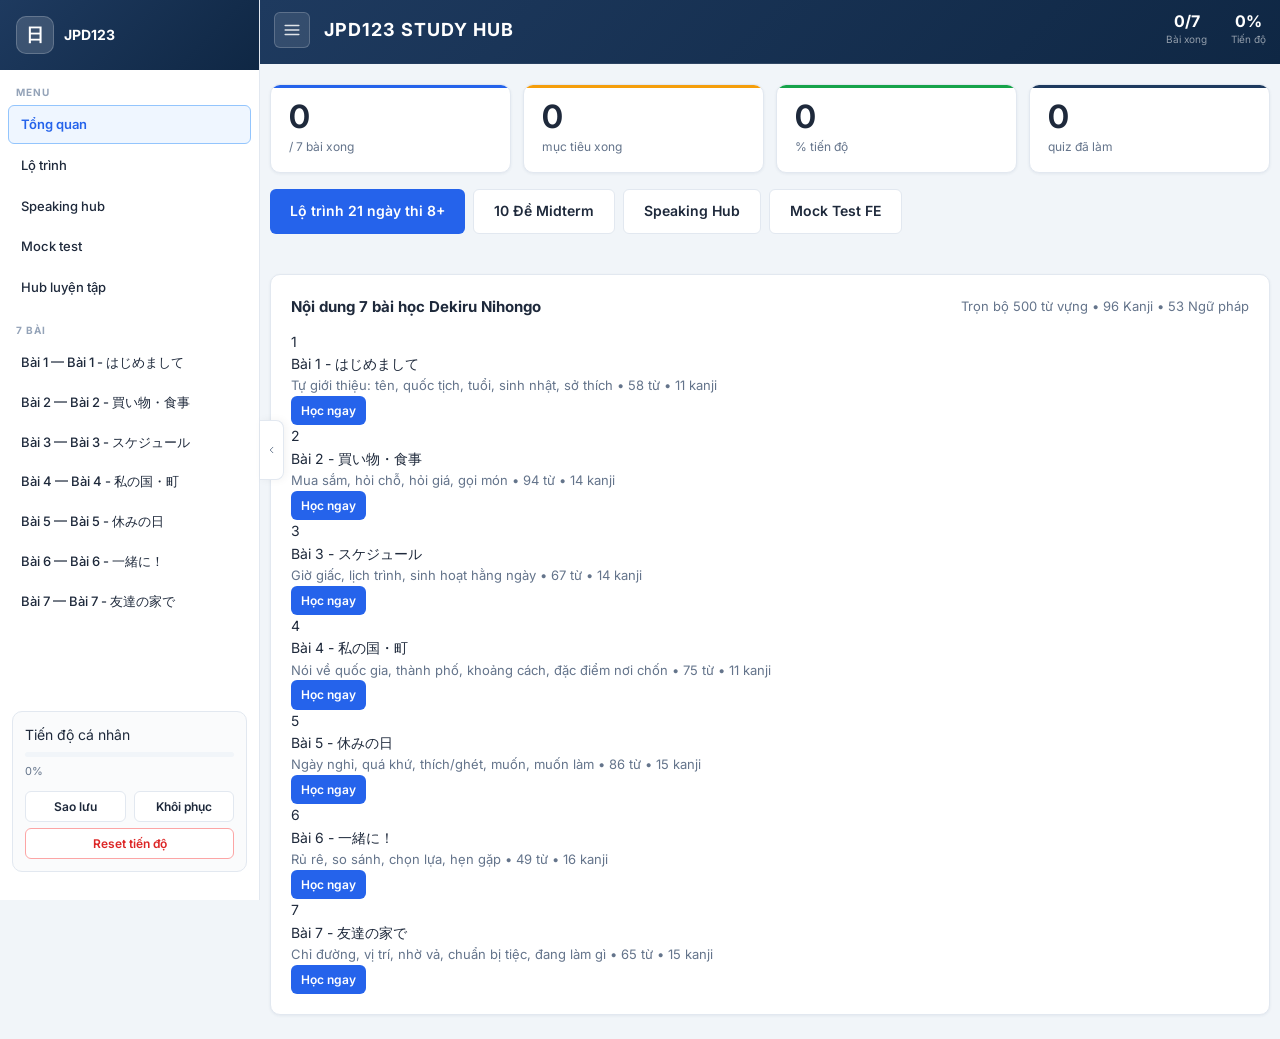
<file: index.html>
<!DOCTYPE html>
<html lang="vi">
<head>
  <meta charset="UTF-8" />
  <meta name="viewport" content="width=device-width, initial-scale=1.0, viewport-fit=cover" />
  <meta name="theme-color" content="#0f2744" />
  <meta name="apple-mobile-web-app-capable" content="yes" />
  <meta name="apple-mobile-web-app-status-bar-style" content="black-translucent" />
  <title>JPD123 - 30 ngày 8+ toàn môn &amp; 8.5+ speaking</title>
  <meta name="description" content="Web học tiếng Nhật JPD123 - 7 bài học theo lộ trình 30 ngày, mục tiêu 8+ toàn môn và 8.5+ speaking. Có quiz vocab, grammar, kanji và mock test tổng hợp." />

  <!-- Styles -->
  <link rel="stylesheet" href="assets/css/style.css?v=2.7" />
</head>
<body>

  <!-- Toast container -->
  <div id="toastContainer"></div>

  <div class="app">
    <!-- ===== SIDEBAR ===== -->
    <aside class="sidebar">
      <div class="sidebar-brand">
        <div class="brand-logo">
          <div class="brand-badge">日</div>
          <div>
            <div class="brand-name">JPD123</div>
          </div>
        </div>
        <button class="sidebar-mobile-close" id="sidebarMobileClose" aria-label="Đóng menu" title="Đóng menu">
          <svg width="20" height="20" viewBox="0 0 24 24" fill="none" stroke="currentColor" stroke-width="2.2" stroke-linecap="round">
            <line x1="18" y1="6" x2="6" y2="18"></line>
            <line x1="6" y1="6" x2="18" y2="18"></line>
          </svg>
        </button>
      </div>

      <div class="section-title">Menu</div>
      <button class="nav-btn" data-view="home">Tổng quan</button>
      <button class="nav-btn" data-view="roadmap">Lộ trình</button>
      <button class="nav-btn" data-view="speaking">Speaking hub</button>
      <button class="nav-btn" data-view="exam">Mock test</button>
      <button class="nav-btn" data-view="practice">Hub luyện tập</button>

      <div class="section-title">7 bài</div>
      <div id="lessonNav"></div>

      <div class="progress-box" style="margin-top:auto">
        <div class="hint-text" style="margin-bottom:6px">Tiến độ cá nhân</div>
        <div class="progress-bar"><div id="progressFill"></div></div>
        <div id="progressText" class="hint-text" style="margin-top:6px">0%</div>
        <div class="btn-row" style="margin-top:10px">
          <button class="btn btn-secondary btn-sm" id="exportProgressBtn" style="flex:1;justify-content:center" title="Tải xuống file sao lưu tiến độ (.json)">Sao lưu</button>
          <button class="btn btn-secondary btn-sm" id="importProgressBtn" style="flex:1;justify-content:center" title="Khôi phục tiến độ từ file .json">Khôi phục</button>
        </div>
        <input type="file" id="importFileInput" accept=".json,application/json" style="display:none" />
        <div class="btn-row" style="margin-top:6px">
          <button class="btn btn-danger btn-sm" id="resetProgressBtn" style="width:100%;justify-content:center">Reset tiến độ</button>
        </div>
      </div>
    </aside>

    <!-- Sidebar backdrop for mobile -->
    <div class="sidebar-backdrop" id="sidebarBackdrop"></div>

    <!-- ===== MAIN ===== -->
    <div class="main-wrapper" style="position: relative;">
      
      <!-- Edge toggle button -->
      <button class="sidebar-edge-toggle" id="sidebarEdgeToggle" title="Ẩn/hiện menu">
        <svg viewBox="0 0 24 24" fill="none" stroke="currentColor" stroke-width="2" stroke-linecap="round">
          <polyline points="15 18 9 12 15 6"></polyline>
        </svg>
      </button>

      <!-- Site header -->
      <header class="site-header">
        <div class="header-inner">
          <div class="header-left">
            <button class="sidebar-toggle" id="sidebarToggle" title="Ẩn/hiện menu">
              <svg width="18" height="18" viewBox="0 0 24 24" fill="none" stroke="currentColor" stroke-width="2.2" stroke-linecap="round">
                <line x1="3" y1="6" x2="21" y2="6"/>
                <line x1="3" y1="12" x2="21" y2="12"/>
                <line x1="3" y1="18" x2="21" y2="18"/>
              </svg>
            </button>
            <div>
              <h1 class="header-title">JPD123 Study Hub</h1>
            </div>
          </div>
          <div class="header-stats">
            <div class="hdr-stat">
              <div class="hdr-stat-num" id="hdr-lesson-done">0/7</div>
              <div class="hdr-stat-label">Bài xong</div>
            </div>
            <div class="hdr-stat">
              <div class="hdr-stat-num" id="hdr-percent">0%</div>
              <div class="hdr-stat-label">Tiến độ</div>
            </div>
          </div>
        </div>
      </header>

      <!-- Dynamic content -->
      <main id="main"></main>
    </div>
  </div>

  <!-- Floating Back to Top Button -->
  <button class="back-to-top-btn" id="backToTopBtn" aria-label="Lên đầu trang" title="Lên đầu trang">
    <svg width="20" height="20" viewBox="0 0 24 24" fill="none" stroke="currentColor" stroke-width="2.5" stroke-linecap="round" stroke-linejoin="round">
      <polyline points="18 15 12 9 6 15"></polyline>
    </svg>
  </button>

  <!-- ===== Scripts (load order matters: data → banks → state → quiz → audio → views → practice → main) ===== -->
  <script src="assets/js/data.js?v=2.7"></script>
  <script src="assets/js/banks.js?v=2.7"></script>
  <script src="assets/js/state.js?v=2.7"></script>
  <script src="assets/js/quiz.js?v=2.7"></script>
  <script src="assets/js/audio.js?v=2.7"></script>
  <script src="assets/js/views.js?v=2.7"></script>
  <script src="assets/js/practice.js?v=2.7"></script>
  <script src="assets/js/flashcard.js?v=2.7"></script>
  <script src="assets/js/main.js?v=2.7"></script>

</body>
</html>
</file>
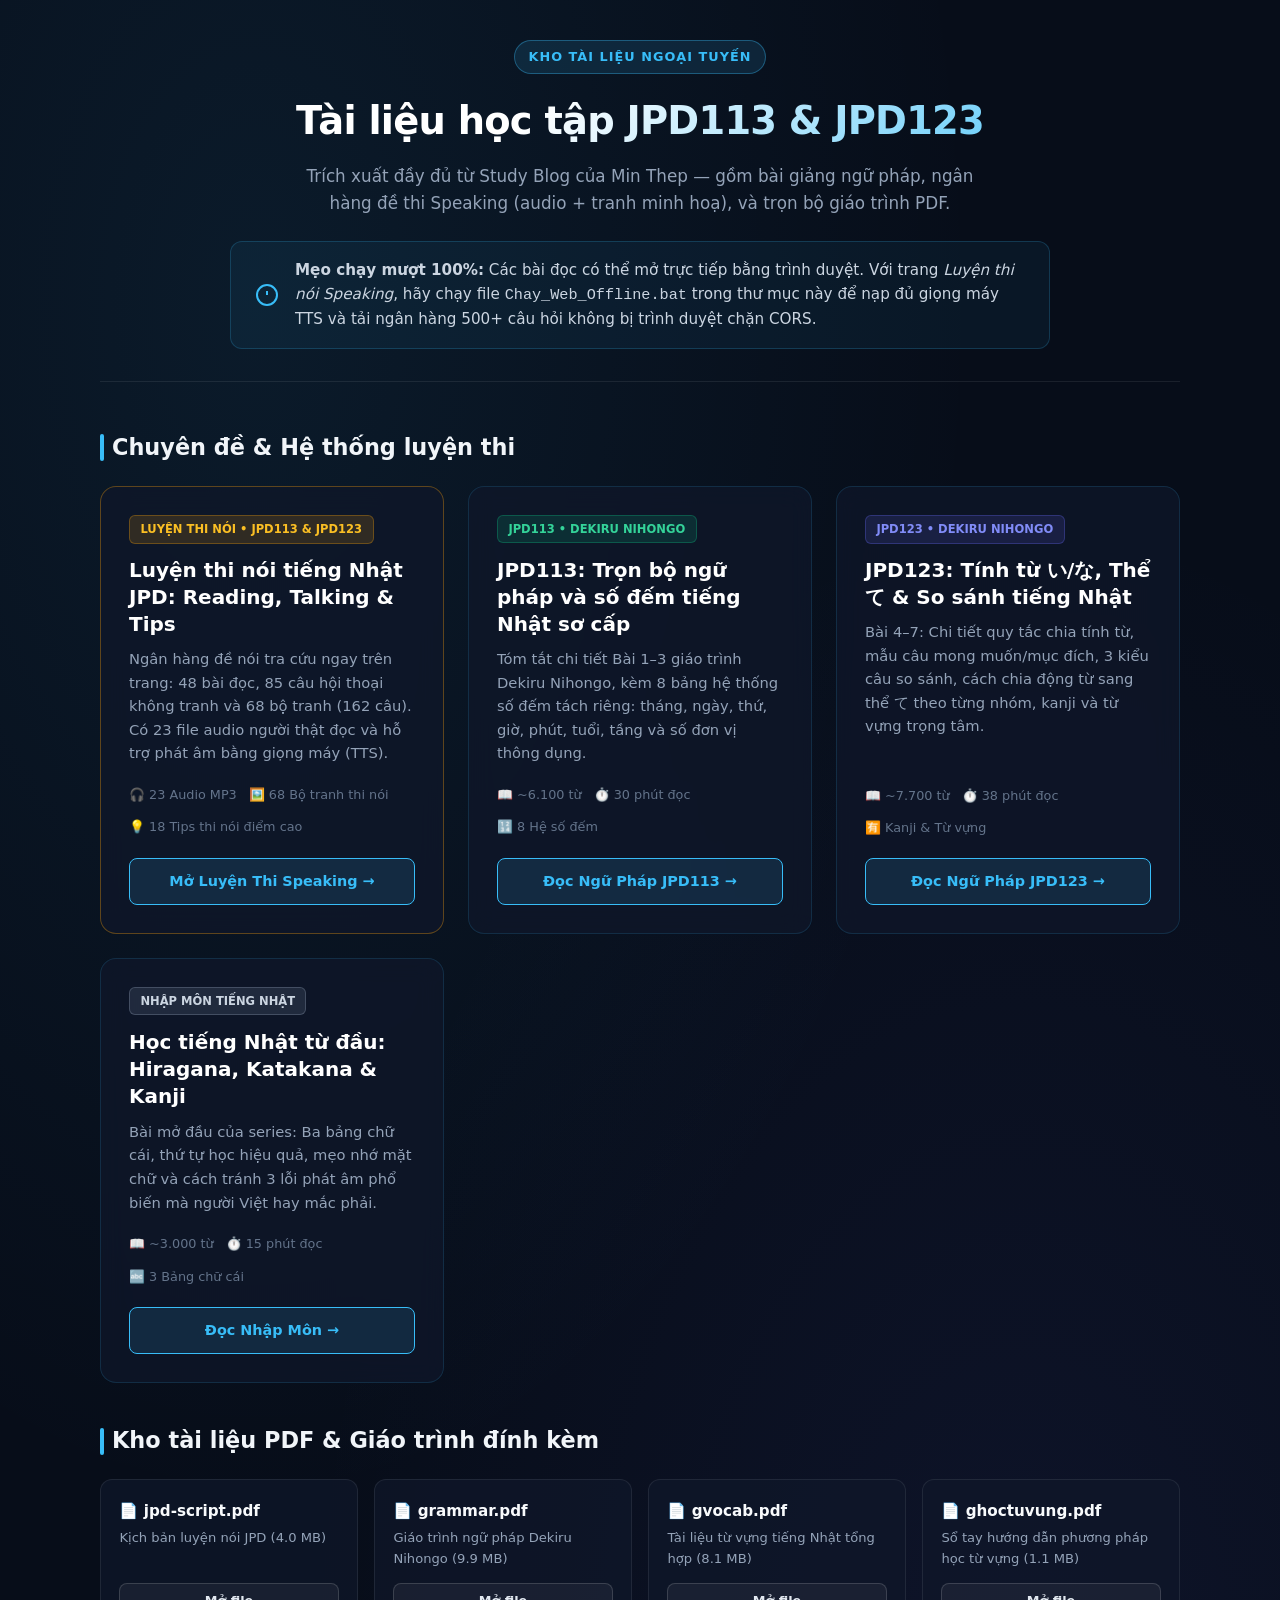
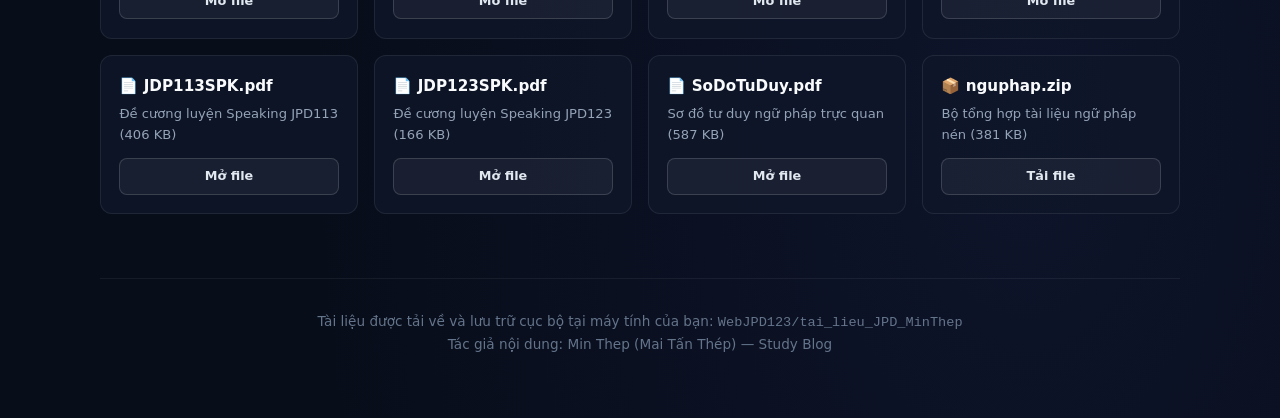
<file: tai_lieu_JPD_MinThep/index.html>
<!DOCTYPE html>
<html lang="vi">
<head>
  <meta charset="UTF-8">
  <meta name="viewport" content="width=device-width, initial-scale=1.0">
  <title>Tài liệu JPD113 & JPD123 — Min Thep Study Hub</title>
  <style>
    :root {
      --bg: #070d19;
      --card-bg: rgba(15, 23, 42, 0.75);
      --card-border: rgba(56, 189, 248, 0.15);
      --card-hover: rgba(56, 189, 248, 0.25);
      --accent: #38bdf8;
      --accent-glow: rgba(56, 189, 248, 0.35);
      --text: #f1f5f9;
      --text-muted: #94a3b8;
      --badge-jpd113: #10b981;
      --badge-jpd123: #6366f1;
      --badge-speak: #f59e0b;
      --font-family: system-ui, -apple-system, BlinkMacSystemFont, 'Segoe UI', Roboto, Oxygen, Ubuntu, Cantarell, sans-serif;
    }

    * {
      box-sizing: border-box;
      margin: 0;
      padding: 0;
    }

    body {
      background-color: var(--bg);
      color: var(--text);
      font-family: var(--font-family);
      line-height: 1.6;
      min-height: 100vh;
      padding: 2.5rem 1.25rem 4rem;
      background-image: 
        radial-gradient(at 20% 15%, rgba(56, 189, 248, 0.08) 0px, transparent 50%),
        radial-gradient(at 80% 85%, rgba(99, 102, 241, 0.08) 0px, transparent 50%);
    }

    .container {
      max-width: 1080px;
      margin: 0 auto;
    }

    header {
      text-align: center;
      margin-bottom: 3rem;
      padding-bottom: 2rem;
      border-bottom: 1px solid rgba(255, 255, 255, 0.08);
    }

    .badge-hub {
      display: inline-block;
      font-size: 0.8rem;
      font-weight: 700;
      letter-spacing: 0.08em;
      text-transform: uppercase;
      padding: 0.35rem 0.85rem;
      border-radius: 9999px;
      background: rgba(56, 189, 248, 0.12);
      color: var(--accent);
      border: 1px solid var(--accent-glow);
      margin-bottom: 1rem;
    }

    h1 {
      font-size: 2.4rem;
      font-weight: 800;
      letter-spacing: -0.02em;
      margin-bottom: 0.75rem;
      background: linear-gradient(135deg, #ffffff 40%, var(--accent) 100%);
      -webkit-background-clip: text;
      -webkit-text-fill-color: transparent;
    }

    .subtitle {
      color: var(--text-muted);
      font-size: 1.05rem;
      max-width: 700px;
      margin: 0 auto 1.5rem;
    }

    .notice-box {
      background: rgba(56, 189, 248, 0.06);
      border: 1px solid rgba(56, 189, 248, 0.2);
      border-radius: 12px;
      padding: 1rem 1.5rem;
      max-width: 820px;
      margin: 0 auto;
      font-size: 0.95rem;
      color: #cbd5e1;
      text-align: left;
      display: flex;
      align-items: center;
      gap: 1rem;
    }

    .notice-box svg {
      flex-shrink: 0;
      color: var(--accent);
    }

    .section-title {
      font-size: 1.4rem;
      font-weight: 700;
      margin: 2.5rem 0 1.25rem;
      display: flex;
      align-items: center;
      gap: 0.5rem;
    }

    .section-title::before {
      content: "";
      width: 4px;
      height: 1.2em;
      background: var(--accent);
      border-radius: 2px;
    }

    .grid {
      display: grid;
      grid-template-columns: repeat(auto-fit, minmax(320px, 1fr));
      gap: 1.5rem;
    }

    .card {
      background: var(--card-bg);
      border: 1px solid var(--card-border);
      border-radius: 16px;
      padding: 1.75rem;
      backdrop-filter: blur(12px);
      transition: transform 0.2s ease, border-color 0.2s ease, box-shadow 0.2s ease;
      display: flex;
      flex-direction: column;
      position: relative;
    }

    .card:hover {
      transform: translateY(-3px);
      border-color: var(--card-hover);
      box-shadow: 0 12px 28px rgba(0, 0, 0, 0.4), 0 0 20px var(--accent-glow);
    }

    .card-badge {
      font-size: 0.72rem;
      font-weight: 700;
      padding: 0.25rem 0.65rem;
      border-radius: 6px;
      text-transform: uppercase;
      align-self: flex-start;
      margin-bottom: 0.85rem;
    }

    .badge-j113 { background: rgba(16, 185, 129, 0.15); color: #34d399; border: 1px solid rgba(16, 185, 129, 0.3); }
    .badge-j123 { background: rgba(99, 102, 241, 0.15); color: #818cf8; border: 1px solid rgba(99, 102, 241, 0.3); }
    .badge-both { background: rgba(245, 158, 11, 0.15); color: #fbbf24; border: 1px solid rgba(245, 158, 11, 0.3); }
    .badge-intro { background: rgba(148, 163, 184, 0.15); color: #cbd5e1; border: 1px solid rgba(148, 163, 184, 0.3); }

    .card h2 {
      font-size: 1.25rem;
      font-weight: 700;
      color: #fff;
      margin-bottom: 0.6rem;
      line-height: 1.35;
    }

    .card p {
      color: var(--text-muted);
      font-size: 0.92rem;
      margin-bottom: 1.25rem;
      flex-grow: 1;
    }

    .card-meta {
      font-size: 0.8rem;
      color: #64748b;
      margin-bottom: 1.25rem;
      display: flex;
      flex-wrap: wrap;
      gap: 0.75rem;
    }

    .btn {
      display: inline-flex;
      align-items: center;
      justify-content: center;
      gap: 0.5rem;
      background: rgba(56, 189, 248, 0.12);
      color: var(--accent);
      border: 1px solid var(--accent);
      padding: 0.7rem 1.25rem;
      border-radius: 8px;
      font-weight: 600;
      font-size: 0.9rem;
      text-decoration: none;
      transition: background 0.15s ease, color 0.15s ease, transform 0.15s ease;
    }

    .btn:hover {
      background: var(--accent);
      color: #040c18;
      transform: translateY(-1px);
    }

    .btn-secondary {
      background: rgba(255, 255, 255, 0.05);
      border-color: rgba(255, 255, 255, 0.15);
      color: #e2e8f0;
    }

    .btn-secondary:hover {
      background: rgba(255, 255, 255, 0.12);
      color: #fff;
    }

    /* PDF List */
    .pdf-list {
      display: grid;
      grid-template-columns: repeat(auto-fit, minmax(240px, 1fr));
      gap: 1rem;
    }

    .pdf-item {
      background: var(--card-bg);
      border: 1px solid rgba(255, 255, 255, 0.08);
      border-radius: 12px;
      padding: 1.15rem;
      display: flex;
      flex-direction: column;
      justify-content: space-between;
      transition: border-color 0.15s ease, background 0.15s ease;
    }

    .pdf-item:hover {
      border-color: rgba(56, 189, 248, 0.35);
      background: rgba(15, 23, 42, 0.95);
    }

    .pdf-name {
      font-weight: 600;
      font-size: 0.95rem;
      color: #f8fafc;
      margin-bottom: 0.25rem;
      display: flex;
      align-items: center;
      gap: 0.4rem;
    }

    .pdf-desc {
      font-size: 0.82rem;
      color: var(--text-muted);
      margin-bottom: 0.85rem;
    }

    .pdf-actions {
      display: flex;
      gap: 0.5rem;
    }

    .pdf-actions a {
      flex: 1;
      text-align: center;
      font-size: 0.8rem;
      padding: 0.45rem;
    }

    footer {
      margin-top: 4rem;
      text-align: center;
      font-size: 0.85rem;
      color: #64748b;
      border-top: 1px solid rgba(255, 255, 255, 0.06);
      padding-top: 2rem;
    }
  </style>
</head>
<body>

  <div class="container">
    <header>
      <div class="badge-hub">Kho tài liệu ngoại tuyến</div>
      <h1>Tài liệu học tập JPD113 & JPD123</h1>
      <p class="subtitle">Trích xuất đầy đủ từ Study Blog của Min Thep — gồm bài giảng ngữ pháp, ngân hàng đề thi Speaking (audio + tranh minh hoạ), và trọn bộ giáo trình PDF.</p>
      
      <div class="notice-box">
        <svg width="24" height="24" fill="none" stroke="currentColor" stroke-width="2" viewBox="0 0 24 24">
          <circle cx="12" cy="12" r="10"></circle>
          <line x1="12" y1="8" x2="12" y2="12"></line>
          <line x1="12" y1="16" x2="12.01" y2="16"></line>
        </svg>
        <div>
          <strong>Mẹo chạy mượt 100%:</strong> Các bài đọc có thể mở trực tiếp bằng trình duyệt. Với trang <em>Luyện thi nói Speaking</em>, hãy chạy file <code>Chay_Web_Offline.bat</code> trong thư mục này để nạp đủ giọng máy TTS và tải ngân hàng 500+ câu hỏi không bị trình duyệt chặn CORS.
        </div>
      </div>
    </header>

    <!-- SECTION 1: CÁC TRANG TƯƠNG TÁC CHÍNH -->
    <h2 class="section-title">Chuyên đề & Hệ thống luyện thi</h2>
    <div class="grid">

      <!-- Speaking Hub -->
      <div class="card" style="border-color: rgba(245, 158, 11, 0.35);">
        <span class="card-badge badge-both">Luyện thi nói • JPD113 & JPD123</span>
        <h2>Luyện thi nói tiếng Nhật JPD: Reading, Talking & Tips</h2>
        <p>Ngân hàng đề nói tra cứu ngay trên trang: 48 bài đọc, 85 câu hội thoại không tranh và 68 bộ tranh (162 câu). Có 23 file audio người thật đọc và hỗ trợ phát âm bằng giọng máy (TTS).</p>
        <div class="card-meta">
          <span>🎧 23 Audio MP3</span>
          <span>🖼️ 68 Bộ tranh thi nói</span>
          <span>💡 18 Tips thi nói điểm cao</span>
        </div>
        <a href="blog/Speaking.html" class="btn" target="_blank">Mở Luyện Thi Speaking →</a>
      </div>

      <!-- JPD113 -->
      <div class="card">
        <span class="card-badge badge-j113">JPD113 • Dekiru Nihongo</span>
        <h2>JPD113: Trọn bộ ngữ pháp và số đếm tiếng Nhật sơ cấp</h2>
        <p>Tóm tắt chi tiết Bài 1–3 giáo trình Dekiru Nihongo, kèm 8 bảng hệ thống số đếm tách riêng: tháng, ngày, thứ, giờ, phút, tuổi, tầng và số đơn vị thông dụng.</p>
        <div class="card-meta">
          <span>📖 ~6.100 từ</span>
          <span>⏱️ 30 phút đọc</span>
          <span>🔢 8 Hệ số đếm</span>
        </div>
        <a href="blog/textblog-1.html" class="btn" target="_blank">Đọc Ngữ Pháp JPD113 →</a>
      </div>

      <!-- JPD123 -->
      <div class="card">
        <span class="card-badge badge-j123">JPD123 • Dekiru Nihongo</span>
        <h2>JPD123: Tính từ い/な, Thể て & So sánh tiếng Nhật</h2>
        <p>Bài 4–7: Chi tiết quy tắc chia tính từ, mẫu câu mong muốn/mục đích, 3 kiểu câu so sánh, cách chia động từ sang thể て theo từng nhóm, kanji và từ vựng trọng tâm.</p>
        <div class="card-meta">
          <span>📖 ~7.700 từ</span>
          <span>⏱️ 38 phút đọc</span>
          <span>🈶 Kanji & Từ vựng</span>
        </div>
        <a href="blog/textblog-2.html" class="btn" target="_blank">Đọc Ngữ Pháp JPD123 →</a>
      </div>

      <!-- Nhập môn -->
      <div class="card">
        <span class="card-badge badge-intro">Nhập môn tiếng Nhật</span>
        <h2>Học tiếng Nhật từ đầu: Hiragana, Katakana & Kanji</h2>
        <p>Bài mở đầu của series: Ba bảng chữ cái, thứ tự học hiệu quả, mẹo nhớ mặt chữ và cách tránh 3 lỗi phát âm phổ biến mà người Việt hay mắc phải.</p>
        <div class="card-meta">
          <span>📖 ~3.000 từ</span>
          <span>⏱️ 15 phút đọc</span>
          <span>🔤 3 Bảng chữ cái</span>
        </div>
        <a href="blog/textblog-0.html" class="btn" target="_blank">Đọc Nhập Môn →</a>
      </div>

    </div>

    <!-- SECTION 2: TÀI LIỆU PDF & GIÁO TRÌNH -->
    <h2 class="section-title">Kho tài liệu PDF & Giáo trình đính kèm</h2>
    <div class="pdf-list">

      <div class="pdf-item">
        <div>
          <div class="pdf-name">📄 jpd-script.pdf</div>
          <div class="pdf-desc">Kịch bản luyện nói JPD (4.0 MB)</div>
        </div>
        <div class="pdf-actions">
          <a href="PDF_Giao_Trinh_Va_Kich_Ban/jpd-script.pdf" class="btn btn-secondary" target="_blank">Mở file</a>
        </div>
      </div>

      <div class="pdf-item">
        <div>
          <div class="pdf-name">📄 grammar.pdf</div>
          <div class="pdf-desc">Giáo trình ngữ pháp Dekiru Nihongo (9.9 MB)</div>
        </div>
        <div class="pdf-actions">
          <a href="PDF_Giao_Trinh_Va_Kich_Ban/grammar.pdf" class="btn btn-secondary" target="_blank">Mở file</a>
        </div>
      </div>

      <div class="pdf-item">
        <div>
          <div class="pdf-name">📄 gvocab.pdf</div>
          <div class="pdf-desc">Tài liệu từ vựng tiếng Nhật tổng hợp (8.1 MB)</div>
        </div>
        <div class="pdf-actions">
          <a href="PDF_Giao_Trinh_Va_Kich_Ban/gvocab.pdf" class="btn btn-secondary" target="_blank">Mở file</a>
        </div>
      </div>

      <div class="pdf-item">
        <div>
          <div class="pdf-name">📄 ghoctuvung.pdf</div>
          <div class="pdf-desc">Sổ tay hướng dẫn phương pháp học từ vựng (1.1 MB)</div>
        </div>
        <div class="pdf-actions">
          <a href="PDF_Giao_Trinh_Va_Kich_Ban/ghoctuvung.pdf" class="btn btn-secondary" target="_blank">Mở file</a>
        </div>
      </div>

      <div class="pdf-item">
        <div>
          <div class="pdf-name">📄 JDP113SPK.pdf</div>
          <div class="pdf-desc">Đề cương luyện Speaking JPD113 (406 KB)</div>
        </div>
        <div class="pdf-actions">
          <a href="PDF_Giao_Trinh_Va_Kich_Ban/JDP113SPK.pdf" class="btn btn-secondary" target="_blank">Mở file</a>
        </div>
      </div>

      <div class="pdf-item">
        <div>
          <div class="pdf-name">📄 JDP123SPK.pdf</div>
          <div class="pdf-desc">Đề cương luyện Speaking JPD123 (166 KB)</div>
        </div>
        <div class="pdf-actions">
          <a href="PDF_Giao_Trinh_Va_Kich_Ban/JDP123SPK.pdf" class="btn btn-secondary" target="_blank">Mở file</a>
        </div>
      </div>

      <div class="pdf-item">
        <div>
          <div class="pdf-name">📄 SoDoTuDuy.pdf</div>
          <div class="pdf-desc">Sơ đồ tư duy ngữ pháp trực quan (587 KB)</div>
        </div>
        <div class="pdf-actions">
          <a href="PDF_Giao_Trinh_Va_Kich_Ban/SoDoTuDuy.pdf" class="btn btn-secondary" target="_blank">Mở file</a>
        </div>
      </div>

      <div class="pdf-item">
        <div>
          <div class="pdf-name">📦 nguphap.zip</div>
          <div class="pdf-desc">Bộ tổng hợp tài liệu ngữ pháp nén (381 KB)</div>
        </div>
        <div class="pdf-actions">
          <a href="PDF_Giao_Trinh_Va_Kich_Ban/nguphap.zip" class="btn btn-secondary" download>Tải file</a>
        </div>
      </div>

    </div>

    <footer>
      Tài liệu được tải về và lưu trữ cục bộ tại máy tính của bạn: <code>WebJPD123/tai_lieu_JPD_MinThep</code><br>
      Tác giả nội dung: Min Thep (Mai Tấn Thép) — Study Blog
    </footer>
  </div>

</body>
</html>
</file>
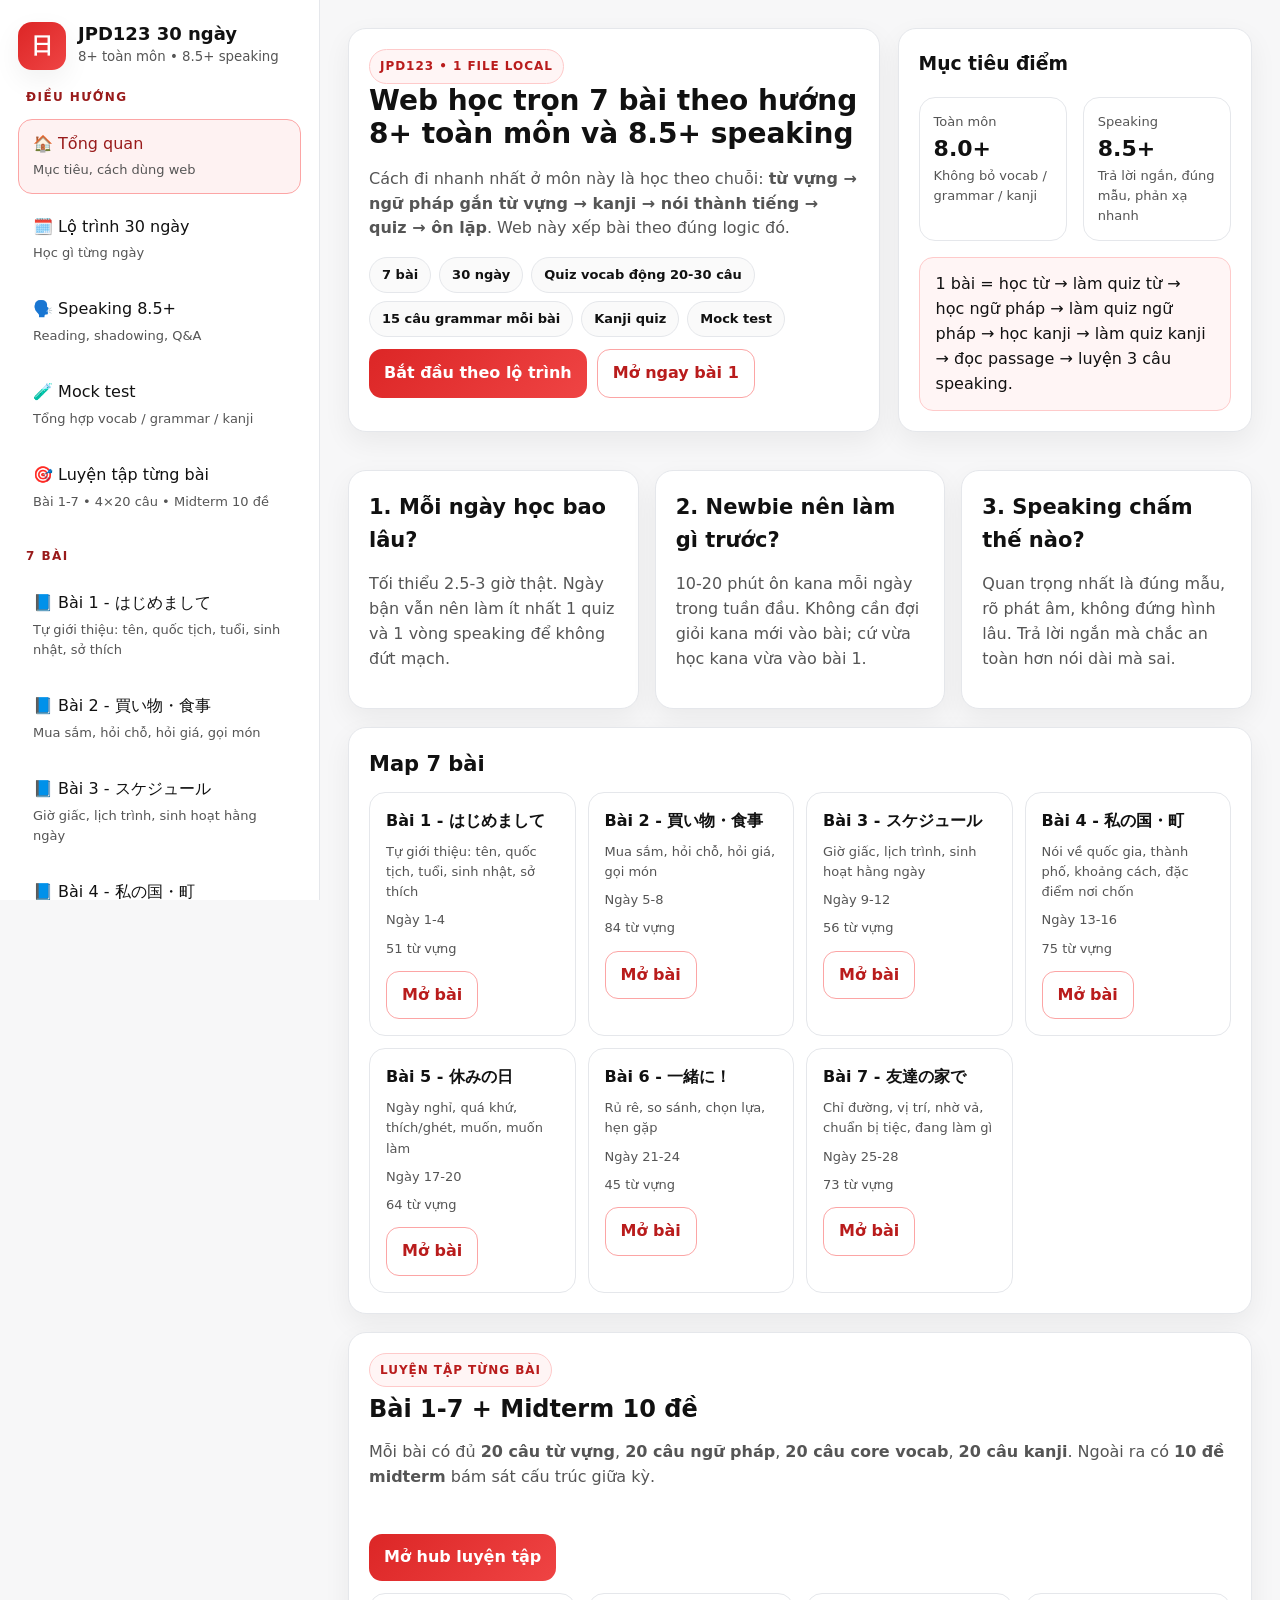
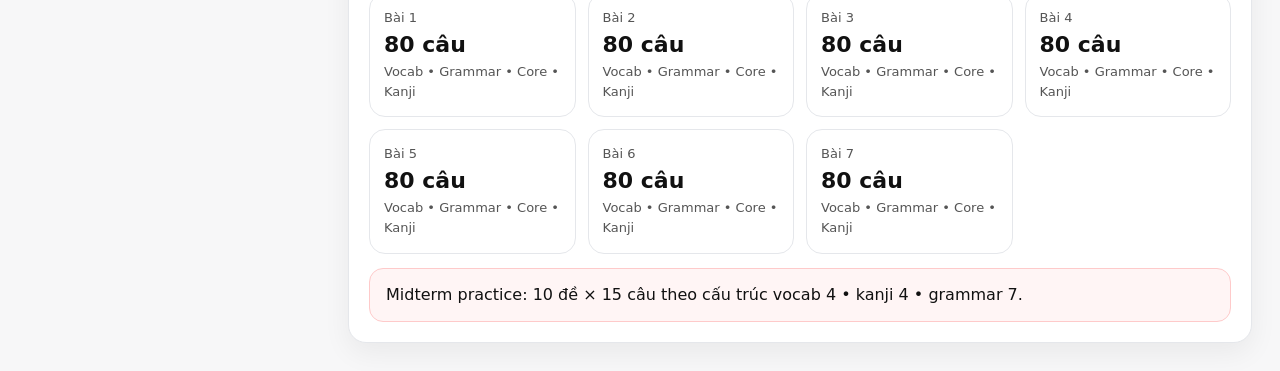
<file: backup(no_use)/JPD123_USING.html>
<!DOCTYPE html>
<html lang="vi">
<head>
  <meta charset="UTF-8" />
  <meta name="viewport" content="width=device-width, initial-scale=1.0" />
  <title>JPD123 - 30 ngày 8+ toàn môn & 8.5+ speaking</title>
  <style>
    :root{
      --bg:#f7f7f8;
      --panel:#ffffff;
      --line:#e5e7eb;
      --text:#111111;
      --muted:#555555;
      --accent:#dc2626;
      --accent-2:#ef4444;
      --shadow:0 10px 28px rgba(0,0,0,.06);
      --radius:18px;
    }
    *{box-sizing:border-box}
    html,body{
      margin:0;padding:0;background:var(--bg);color:var(--text);
      font:16px/1.55 Inter,system-ui,-apple-system,Segoe UI,Roboto,Arial,sans-serif
    }
    button,input,select,textarea{font:inherit}
    .jp{font-family:"Yu Gothic","Hiragino Sans","Noto Sans JP",sans-serif}
    .app{display:grid;grid-template-columns:320px 1fr;min-height:100vh}
    .sidebar{
      border-right:1px solid var(--line);
      background:#fff;
      position:sticky;top:0;align-self:start;height:100vh;
      padding:22px 18px 28px;overflow:auto
    }
    .brand{display:flex;gap:12px;align-items:center;margin-bottom:18px}
    .brand-badge{
      width:48px;height:48px;border-radius:14px;
      background:linear-gradient(135deg,var(--accent),var(--accent-2));
      display:grid;place-items:center;color:#fff;font-weight:900;font-size:22px;
      box-shadow:var(--shadow)
    }
    .brand h1{font-size:18px;line-height:1.2;margin:0}
    .brand small{color:var(--muted)}
    .section-title{
      margin:18px 8px 8px;
      font-size:12px;letter-spacing:.12em;text-transform:uppercase;
      color:#991b1b;font-weight:800
    }
    .nav-btn{
      width:100%;background:#fff;color:var(--text);border:1px solid transparent;
      border-radius:14px;padding:12px 14px;text-align:left;margin:4px 0;
      cursor:pointer;transition:.2s ease
    }
    .nav-btn:hover{background:#fef2f2;border-color:#fecaca}
    .nav-btn.active{background:#fef2f2;border-color:#fca5a5;color:#991b1b}
    .nav-sub{font-size:13px;color:var(--muted);margin-top:4px}
    .progress-box{margin-top:18px;padding:16px;border-radius:16px;background:#fff;border:1px solid var(--line)}
    .progress-bar{height:10px;border-radius:999px;background:#f1f5f9;overflow:hidden;border:1px solid var(--line)}
    .progress-bar>div{height:100%;background:linear-gradient(90deg,var(--accent),var(--accent-2));width:0%;transition:.3s ease}
    .main{padding:28px}
    .hero{display:grid;grid-template-columns:1.2fr .8fr;gap:18px;margin-bottom:20px}
    .card{
      background:#fff;border:1px solid var(--line);border-radius:var(--radius);
      box-shadow:var(--shadow);padding:20px
    }
    .page{display:flex;flex-direction:column;gap:18px}
    .hero h2,.page h2,.lesson-head h2{margin:0 0 8px;font-size:28px;line-height:1.2}
    .muted{color:var(--muted)}
    .tiny{font-size:13px;color:var(--muted)}
    .pill-row,.chips,.btn-row{display:flex;flex-wrap:wrap;gap:8px}
    .pill,.chip{
      display:inline-flex;align-items:center;padding:7px 12px;border-radius:999px;
      border:1px solid var(--line);background:#fafafa;color:#111;font-size:13px;font-weight:600
    }
    .btn-row{margin-top:12px;gap:10px}
    .grid-2{display:grid;grid-template-columns:1fr 1fr;gap:16px}
    .grid-3{display:grid;grid-template-columns:repeat(3,1fr);gap:16px}
    .grid-4{display:grid;grid-template-columns:repeat(4,1fr);gap:12px}
    .mini-stat{padding:14px;border:1px solid var(--line);border-radius:16px;background:#fff}
    .mini-stat strong{display:block;font-size:22px}
    .btn{
      border:none;cursor:pointer;padding:11px 15px;border-radius:13px;
      background:linear-gradient(135deg,#dc2626,#ef4444);color:#fff;font-weight:800;
      transition:transform .12s ease,opacity .2s ease
    }
    .btn:hover{transform:translateY(-1px)}
    .btn.secondary{background:#fff;color:#b91c1c;border:1px solid #fca5a5}
    .btn.good{background:linear-gradient(135deg,#dc2626,#ef4444);color:#fff}
    .btn.warn{background:linear-gradient(135deg,#ef4444,#f87171);color:#fff}
    .lesson-head{display:flex;justify-content:space-between;gap:16px;align-items:flex-start;flex-wrap:wrap}
    .tag{
      display:inline-flex;align-items:center;
      font-size:12px;font-weight:800;letter-spacing:.08em;text-transform:uppercase;
      color:#b91c1c;border:1px solid #fecaca;padding:7px 10px;border-radius:999px;background:#fff5f5
    }
    table{
      width:100%;border-collapse:collapse;overflow:hidden;border-radius:16px;
      border:1px solid var(--line);background:#fff
    }
    th,td{padding:12px 14px;border-bottom:1px solid var(--line);vertical-align:top}
    th{background:#fafafa;text-align:left;color:#111}
    tr:last-child td{border-bottom:none}
    .section-head{
      display:flex;justify-content:space-between;align-items:center;gap:12px;flex-wrap:wrap;margin-bottom:12px
    }
    .section-head h3{margin:0;font-size:21px}
    .note,.callout{
      padding:14px 16px;border-left:4px solid var(--accent);
      background:#fff5f5;border-radius:14px;color:#111
    }
    .callout{border-left:none;border:1px solid #fecaca}
    .grammar-card{
      border:1px solid var(--line);background:#fff;border-radius:16px;padding:16px;margin-bottom:12px
    }
    .grammar-card code{
      background:#fff5f5;border:1px solid #fecaca;border-radius:8px;padding:2px 8px;color:#b91c1c
    }
    .k-grid{display:grid;grid-template-columns:repeat(auto-fill,minmax(160px,1fr));gap:12px}
    .kanji-item{border:1px solid var(--line);border-radius:16px;padding:14px;background:#fff}
    .kanji-word{font-size:24px;font-weight:800}
    .quiz-wrap{
      border:1px solid #fecaca;border-radius:18px;background:#fff;padding:16px;margin-top:14px
    }
    .q-block{
      border:1px solid var(--line);background:#fafafa;padding:14px;border-radius:14px;margin-bottom:12px
    }
    .q-block:last-child{margin-bottom:0}
    .choice{
      display:block;padding:9px 11px;border-radius:12px;border:1px solid var(--line);
      background:#fff;margin-top:8px;cursor:pointer
    }
    .choice input{margin-right:8px}
    .score-box{
      padding:12px 14px;border-radius:14px;background:#fff5f5;border:1px solid #fecaca;margin-top:12px
    }
    .score-box.bad{background:#fef2f2;border-color:#fca5a5}
    .plan-day{border:1px solid var(--line);border-radius:16px;background:#fff;padding:16px}
    .plan-day h4{margin:0 0 8px}
    .plan-day ul{margin:0;padding-left:18px}
    .speaking-box{
      border:1px solid var(--line);border-radius:16px;padding:16px;background:#fff;margin-bottom:12px
    }
    .reading{
      padding:16px;border-radius:16px;background:#fafafa;border:1px solid var(--line);
      font-size:18px;line-height:1.9;color:#111
    }
    .ok{color:#15803d}.warn-text{color:#b45309}.danger-text{color:#b91c1c}
    .timer{
      padding:10px 14px;border-radius:12px;border:1px solid #fecaca;background:#fff5f5;
      font-weight:800;color:#991b1b
    }
    @media (max-width:1100px){
      .app{grid-template-columns:1fr}
      .sidebar{position:relative;height:auto;border-right:none;border-bottom:1px solid var(--line)}
      .hero,.grid-2,.grid-3,.grid-4{grid-template-columns:1fr}
    }
  </style>
</head>
<body>
  <div class="app">
    <aside class="sidebar">
      <div class="brand">
        <div class="brand-badge">日</div>
        <div>
          <h1>JPD123 30 ngày</h1>
          <small>8+ toàn môn • 8.5+ speaking</small>
        </div>
      </div>

      <div class="section-title">Điều hướng</div>
      <button class="nav-btn" data-view="home">🏠 Tổng quan<div class="nav-sub">Mục tiêu, cách dùng web</div></button>
      <button class="nav-btn" data-view="roadmap">🗓️ Lộ trình 30 ngày<div class="nav-sub">Học gì từng ngày</div></button>
      <button class="nav-btn" data-view="speaking">🗣️ Speaking 8.5+<div class="nav-sub">Reading, shadowing, Q&A</div></button>
      <button class="nav-btn" data-view="exam">🧪 Mock test<div class="nav-sub">Tổng hợp vocab / grammar / kanji</div></button>

      <div class="section-title">7 bài</div>
      <div id="lessonNav"></div>

      <div class="progress-box">
        <div class="tiny" style="margin-bottom:8px">Tiến độ cá nhân</div>
        <div class="progress-bar"><div id="progressFill"></div></div>
        <div id="progressText" class="tiny" style="margin-top:8px">0% hoàn thành</div>
        <div class="btn-row">
          <button class="btn secondary" id="resetProgressBtn">Reset tiến độ</button>
        </div>
      </div>
    </aside>

    <main class="main" id="main"></main>
  </div>

  <script>
    const LESSONS = [
      {
        id: 1,
        title: "Bài 1 - はじめまして",
        vnTitle: "Tự giới thiệu: tên, quốc tịch, tuổi, sinh nhật, sở thích",
        days: "Ngày 1-4",
        objective: "Dùng được các mẫu tự giới thiệu cơ bản, trả lời được câu hỏi về tên, quốc gia, ngày sinh, tuổi và sở thích.",
        katakana: [
          { word: "スポーツ", note: "trường âm ー" },
          { word: "サッカー", note: "âm ngắt ッ" },
          { word: "テニス", note: "katakana cơ bản" },
          { word: "ブラジル", note: "âm ngoại lai" }
        ],
        vocab: [],
        grammar: [
          { pattern: "N1 は N2 です", use: "Giới thiệu / khẳng định", example: "わたしはベトナム人です。", vocabLink: "Gắn với 国, 学生, 大学生." },
          { pattern: "N1 は N2 ですか", use: "Hỏi xác nhận", example: "ミンさんは学生ですか。", vocabLink: "Gắn với 学生, 日本人." },
          { pattern: "N は どちら / いつ / 何ですか", use: "Hỏi quốc gia, sinh nhật, sở thích", example: "お国はどちらですか。誕生日はいつですか。趣味は何ですか。", vocabLink: "Gắn với 国, 誕生日, 趣味." },
          { pattern: "N1 の N2", use: "Sở hữu / bổ nghĩa", example: "わたしの誕生日は五月四日です。", vocabLink: "Gắn với 名前, 趣味." },
          { pattern: "N1 と N2", use: "Liệt kê 2 danh từ", example: "趣味は音楽と旅行です。", vocabLink: "Gắn với sở thích." },
          { pattern: "N も", use: "Cũng", example: "わたしの趣味も料理です。", vocabLink: "Làm câu tự nhiên hơn." }
        ],
        kanji: [
          { word: "私", reading: "わたし", meaning: "tôi" },
          { word: "人", reading: "ひと / じん", meaning: "người" },
          { word: "才", reading: "さい", meaning: "tuổi" },
          { word: "学校", reading: "がっこう", meaning: "trường học" },
          { word: "大学", reading: "だいがく", meaning: "đại học" },
          { word: "大学生", reading: "だいがくせい", meaning: "sinh viên đại học" },
          { word: "日本", reading: "にほん", meaning: "Nhật Bản" },
          { word: "日本語", reading: "にほんご", meaning: "tiếng Nhật" },
          { word: "日本人", reading: "にほんじん", meaning: "người Nhật" },
          { word: "名前", reading: "なまえ", meaning: "tên" },
          { word: "国", reading: "くに", meaning: "quốc gia" }
        ],
        reading: "はじめまして。わたしはミンです。ベトナム人です。大学生です。日本語を勉強しています。誕生日は五月四日です。趣味は音楽と旅行です。スポーツも好きです。サッカーはあまり上手じゃありませんが、見るのは好きです。",
        speaking: [
          { q: "お名前は何ですか。", a: "わたしの名前は ___ です。" },
          { q: "お国はどちらですか。", a: "ベトナムです。" },
          { q: "趣味は何ですか。", a: "趣味は 音楽 と 読書 です。" }
        ]
      },
      {
        id: 2,
        title: "Bài 2 - 買い物・食事",
        vnTitle: "Mua sắm, hỏi chỗ, hỏi giá, gọi món",
        days: "Ngày 5-8",
        objective: "Xử lý được các mẫu hỏi địa điểm, hỏi giá, gọi món.",
        katakana: [
          { word: "スーパー", note: "trường âm ー" },
          { word: "レストラン", note: "katakana dài" },
          { word: "エレベーター", note: "trường âm ー" },
          { word: "Tシャツ", note: "chữ cái Latin + katakana" }
        ],
        vocab: [],
        grammar: [
          { pattern: "これ / それ / あれ", use: "Chỉ đồ vật", example: "これは10,000円です。", vocabLink: "Gắn với かばん, 時計." },
          { pattern: "この / その / あの + N", use: "Chỉ danh từ cụ thể", example: "あのTシャツは3,000円です。", vocabLink: "Gắn với đồ mua sắm." },
          { pattern: "ここ / そこ / あそこ / どこ", use: "Hỏi địa điểm", example: "トイレはどこですか。― あそこです。", vocabLink: "Cực hay ra speaking." },
          { pattern: "N を（〜つ）ください", use: "Gọi món / mua đồ", example: "カレーを一つください。", vocabLink: "Gắn với カレー, スープ." },
          { pattern: "これは いくらですか", use: "Hỏi giá", example: "このかばんはいくらですか。", vocabLink: "Gắn với Tシャツ, かばん." },
          { pattern: "何の N / どこの N / 誰の N", use: "Hỏi loại / xuất xứ / chủ sở hữu", example: "これは何のカレーですか。", vocabLink: "Hay ra hỏi đáp." },
          { pattern: "〜で 何ですか", use: "Hỏi bằng ngôn ngữ", example: "『ぶたにく』は英語で何ですか。", vocabLink: "Gắn với 英語 / 日本語." }
        ],
        kanji: [
          { word: "一円", reading: "いちえん", meaning: "1 yên" },
          { word: "百円", reading: "ひゃくえん", meaning: "100 yên" },
          { word: "千円", reading: "せんえん", meaning: "1000 yên" },
          { word: "一万円", reading: "いちまんえん", meaning: "10,000 yên" },
          { word: "一月", reading: "いちがつ", meaning: "tháng 1" },
          { word: "三月", reading: "さんがつ", meaning: "tháng 3" },
          { word: "五月", reading: "ごがつ", meaning: "tháng 5" },
          { word: "七月", reading: "しちがつ", meaning: "tháng 7" },
          { word: "八月", reading: "はちがつ", meaning: "tháng 8" },
          { word: "十月", reading: "じゅうがつ", meaning: "tháng 10" },
          { word: "十一月", reading: "じゅういちがつ", meaning: "tháng 11" },
          { word: "十二月", reading: "じゅうにがつ", meaning: "tháng 12" },
          { word: "二人", reading: "ふたり", meaning: "2 người" },
          { word: "九人", reading: "きゅうにん", meaning: "9 người" }
        ],
        reading: "きょう、スーパーへ行きました。レジの近くでTシャツを見ました。あのTシャツはきれいでした。店員さんに『これはいくらですか』と聞きました。三千円でした。それからレストランでカレーとスープを注文しました。コーヒーも飲みました。",
        speaking: [
          { q: "トイレはどこですか。", a: "あそこです。/ こちらです。" },
          { q: "このTシャツはいくらですか。", a: "三千円です。" },
          { q: "これは何の料理ですか。", a: "豚肉の料理です。" }
        ]
      },
      {
        id: 3,
        title: "Bài 3 - スケジュール",
        vnTitle: "Giờ giấc, lịch trình, sinh hoạt hằng ngày",
        days: "Ngày 9-12",
        objective: "Nắm vững giờ, ngày trong tuần, lịch hàng ngày và mẫu từ ... đến ....",
        katakana: [
          { word: "スケジュール", note: "ngoại lai dài" },
          { word: "アルバイト", note: "katakana dài" },
          { word: "バーベキュー", note: "âm ghép + trường âm" },
          { word: "ホームステイ", note: "trường âm" }
        ],
        vocab: [],
        grammar: [
          { pattern: "Vます / Vません", use: "Hoạt động hiện tại / thói quen", example: "毎日、朝ご飯を食べます。", vocabLink: "Gắn với 起きます, 寝ます." },
          { pattern: "N へ Vます", use: "Đi đâu", example: "日曜日、図書館へ行きます。", vocabLink: "Gắn với 図書館, 公園." },
          { pattern: "N を Vます", use: "Tân ngữ trực tiếp", example: "日本語を勉強します。", vocabLink: "Gắn với 朝ご飯, 日本語." },
          { pattern: "N に Vます", use: "Mốc thời gian", example: "六時に起きます。", vocabLink: "Cực quan trọng cho bài 3." },
          { pattern: "N で Vます", use: "Nơi diễn ra hành động / phương tiện", example: "北海道でスキーをします。", vocabLink: "Hay tái dùng về sau." },
          { pattern: "〜から 〜まで", use: "Từ ... đến ...", example: "郵便局は午前九時から午後五時までです。", vocabLink: "Câu điểm cao." },
          { pattern: "N や N など", use: "Liệt kê mở", example: "朝、パンやサラダなどを食べます。", vocabLink: "Câu tự nhiên hơn." }
        ],
        kanji: [
          { word: "何", reading: "なに / なん", meaning: "cái gì" },
          { word: "月曜日", reading: "げつようび", meaning: "thứ hai" },
          { word: "火曜日", reading: "かようび", meaning: "thứ ba" },
          { word: "水曜日", reading: "すいようび", meaning: "thứ tư" },
          { word: "木曜日", reading: "もくようび", meaning: "thứ năm" },
          { word: "金曜日", reading: "きんようび", meaning: "thứ sáu" },
          { word: "土曜日", reading: "どようび", meaning: "thứ bảy" },
          { word: "日曜日", reading: "にちようび", meaning: "chủ nhật" },
          { word: "二時", reading: "にじ", meaning: "2 giờ" },
          { word: "四時", reading: "よじ", meaning: "4 giờ" },
          { word: "七時", reading: "しちじ", meaning: "7 giờ" },
          { word: "九時", reading: "くじ", meaning: "9 giờ" },
          { word: "十分", reading: "じゅっぷん", meaning: "10 phút" },
          { word: "時間", reading: "じかん", meaning: "thời gian/tiếng" }
        ],
        reading: "わたしは毎日六時に起きます。午前七時に朝ご飯を食べます。八時から授業があります。午後、図書館で日本語を勉強します。日曜日は公園へ行きます。ときどきアルバイトもします。ホームステイの友だちとバーベキューをすることもあります。",
        speaking: [
          { q: "図書館は何時から何時までですか。", a: "午前九時から午後五時までです。" },
          { q: "毎日、何時に起きますか。", a: "毎日、六時に起きます。" },
          { q: "日曜日にどこへ行きますか。", a: "公園へ行きます。" }
        ]
      },
      {
        id: 4,
        title: "Bài 4 - 私の国・町",
        vnTitle: "Nói về quốc gia, thành phố, khoảng cách, đặc điểm nơi chốn",
        days: "Ngày 13-16",
        objective: "Diễn tả được quê hương/quốc gia/thành phố, hỏi khoảng cách và mô tả nơi chốn.",
        katakana: [
          { word: "チョコレート", note: "katakana dài" },
          { word: "ビル", note: "katakana đơn" },
          { word: "メロン", note: "katakana đơn" },
          { word: "ツアー", note: "trường âm" }
        ],
        vocab: [],
        grammar: [
          { pattern: "N は A です / くないです / じゃありません", use: "Nói đặc điểm nơi chốn", example: "わたしの町はきれいです。", vocabLink: "Gắn với きれい, 静か, にぎやか." },
          { pattern: "A + N / ナA + な + N", use: "Bổ nghĩa danh từ", example: "きれいなところです。", vocabLink: "Cực hay dùng khi speaking." },
          { pattern: "N に N があります", use: "Nói nơi có gì", example: "町にきれいな川があります。", vocabLink: "Gắn với 山, 川, 温泉." },
          { pattern: "N は N の 東/西/南/北/真ん中です", use: "Nói vị trí", example: "沖縄は日本の南です。", vocabLink: "Rất quan trọng." },
          { pattern: "〜から〜までどのくらいですか", use: "Hỏi khoảng cách / thời lượng", example: "東京から箱根までどのくらいですか。", vocabLink: "Speaking trọng điểm." },
          { pattern: "N で", use: "Bằng phương tiện", example: "電車で三十分です。", vocabLink: "Gắn với 車, 電車, 飛行機." },
          { pattern: "どんな N ですか", use: "Hỏi nơi chốn thế nào", example: "アユタヤはどんなところですか。", vocabLink: "Câu mẫu speaking." },
          { pattern: "そして / が", use: "Nối ý / đối lập nhẹ", example: "この町はきれいです。そして、にぎやかです。", vocabLink: "Giúp câu không quá ngắn." }
        ],
        kanji: [
          { word: "東", reading: "ひがし / とう", meaning: "đông" },
          { word: "市", reading: "し", meaning: "thành phố / thị" },
          { word: "前日", reading: "ぜんじつ", meaning: "ngày hôm trước" },
          { word: "午前", reading: "ごぜん", meaning: "buổi sáng" },
          { word: "外国", reading: "がいこく", meaning: "nước ngoài" },
          { word: "区", reading: "く", meaning: "quận/khu" },
          { word: "国", reading: "くに / こく", meaning: "nước" },
          { word: "東京", reading: "とうきょう", meaning: "Tokyo" },
          { word: "女の人", reading: "おんなのひと", meaning: "người phụ nữ" },
          { word: "男の人", reading: "おとこのひと", meaning: "người đàn ông" },
          { word: "男女", reading: "だんじょ", meaning: "nam nữ" }
        ],
        reading: "わたしの町はベトナムの北です。にぎやかで、きれいなところです。町の近くに山と川があります。駅まで十分くらいです。ハノイからホーチミンまで飛行機で二時間くらいです。チョコレートやメロンもおいしいです。",
        speaking: [
          { q: "ハノイからホーチミンまでどのくらいですか。", a: "飛行機で二時間くらいです。" },
          { q: "あなたの町はどんなところですか。", a: "きれいで、にぎやかなところです。" },
          { q: "あなたの国に何がありますか。", a: "きれいな山や川があります。" }
        ]
      },
      {
        id: 5,
        title: "Bài 5 - 休みの日",
        vnTitle: "Ngày nghỉ, quá khứ, thích/ghét, muốn, muốn làm",
        days: "Ngày 17-20",
        objective: "Nói được việc đã làm vào ngày nghỉ, cảm nhận sau hoạt động, điều mình thích/muốn.",
        katakana: [
          { word: "アニメ", note: "katakana ngắn" },
          { word: "パソコン", note: "ngoại lai cơ bản" },
          { word: "インターネット", note: "katakana dài" },
          { word: "テスト", note: "katakana cơ bản" }
        ],
        vocab: [],
        grammar: [
          { pattern: "Vました / Vませんでした", use: "Quá khứ động từ", example: "昨日、勉強しました。", vocabLink: "Nói việc đã làm." },
          { pattern: "イAかったです / ナAでした", use: "Quá khứ tính từ", example: "旅行は楽しかったです。", vocabLink: "Câu speaking rất hay dùng." },
          { pattern: "N が 好きです / 嫌いです", use: "Nói thích/ghét", example: "日本のアニメが好きです。", vocabLink: "Gắn với アニメ, 音楽." },
          { pattern: "N が ほしいです", use: "Muốn có", example: "パソコンがほしいです。", vocabLink: "Speaking cá nhân." },
          { pattern: "Vたいです", use: "Muốn làm gì", example: "北海道へ行きたいです。", vocabLink: "Gắn với động từ." },
          { pattern: "N へ Vます-に行きます", use: "Đi đâu để làm gì", example: "渋谷へ買い物に行きます。", vocabLink: "Rất quan trọng." },
          { pattern: "どこかへ / どこへも", use: "Có đi đâu không / không đi đâu cả", example: "どこへも行きませんでした。", vocabLink: "Hay gặp trong hỏi đáp." },
          { pattern: "どうして ... から", use: "Hỏi/nói lý do", example: "忙しかったですから、何も食べませんでした。", vocabLink: "Giúp câu có lý do." },
          { pattern: "それから / N と Vます", use: "Nối mạch kể chuyện", example: "映画を見ました。それから、食事をしました。", vocabLink: "Giúp kể chuyện mượt." }
        ],
        kanji: [
          { word: "先生", reading: "せんせい", meaning: "giáo viên" },
          { word: "買い物", reading: "かいもの", meaning: "mua sắm" },
          { word: "見学", reading: "けんがく", meaning: "tham quan học tập" },
          { word: "午後", reading: "ごご", meaning: "buổi chiều" },
          { word: "午前", reading: "ごぜん", meaning: "buổi sáng" },
          { word: "先週", reading: "せんしゅう", meaning: "tuần trước" },
          { word: "食事", reading: "しょくじ", meaning: "bữa ăn" },
          { word: "先月", reading: "せんげつ", meaning: "tháng trước" },
          { word: "先日", reading: "せんじつ", meaning: "hôm trước" },
          { word: "飲み物", reading: "のみもの", meaning: "đồ uống" },
          { word: "毎日", reading: "まいにち", meaning: "mỗi ngày" },
          { word: "毎週", reading: "まいしゅう", meaning: "mỗi tuần" },
          { word: "毎月", reading: "まいつき / まいげつ", meaning: "mỗi tháng" },
          { word: "毎年", reading: "まいとし / まいねん", meaning: "mỗi năm" },
          { word: "休日", reading: "きゅうじつ", meaning: "ngày nghỉ" }
        ],
        reading: "先週の土曜日、友だちと公園へ行きました。天気がよかったですから、写真をたくさん撮りました。それから、レストランで食事をしました。食べ物はおいしかったです。夜はアニメを見ました。とても楽しかったです。",
        speaking: [
          { q: "きのう、どこかへ行きましたか。", a: "はい、公園へ行きました。/ いいえ、どこへも行きませんでした。" },
          { q: "旅行はどうでしたか。", a: "とても楽しかったです。" },
          { q: "何がほしいですか。", a: "新しいパソコンがほしいです。" }
        ]
      },
      {
        id: 6,
        title: "Bài 6 - 一緒に！",
        vnTitle: "Rủ rê, so sánh, chọn lựa, hẹn gặp",
        days: "Ngày 21-24",
        objective: "Rủ được bạn, so sánh được 2 lựa chọn, hẹn thời gian/địa điểm.",
        katakana: [
          { word: "カラオケ", note: "katakana cơ bản" },
          { word: "コンサート", note: "trường âm ー" },
          { word: "チケット", note: "âm ngắt nhỏ" },
          { word: "ジャズ", note: "âm ngoại lai" }
        ],
        vocab: [],
        grammar: [
          { pattern: "Vませんか / Vましょう", use: "Rủ rê / cùng làm", example: "今晩、ご飯を食べに行きませんか。", vocabLink: "Cực kỳ quan trọng." },
          { pattern: "N があります / Nで Nがあります", use: "Có lịch hẹn / sự kiện", example: "明日、約束があります。", vocabLink: "Gắn với 約束, 試合, コンサート." },
          { pattern: "N が（〜枚）あります", use: "Có số lượng vật", example: "映画のチケットが二枚あります。", vocabLink: "Hay đi với lời rủ." },
          { pattern: "Nで Nがいちばん Aです", use: "Cái gì nhất trong một nhóm", example: "スポーツで野球がいちばんおもしろいです。", vocabLink: "Hay ra sở thích." },
          { pattern: "N1 は N2 より Aです", use: "So sánh hơn", example: "七月は八月より雨が多いです。", vocabLink: "Gắn với thời tiết / mùa." },
          { pattern: "N1 と N2 と どちらが Aですか / N のほうが Aです", use: "So sánh 2 lựa chọn", example: "夏と冬とどちらが好きですか。", vocabLink: "Speaking trọng điểm." },
          { pattern: "もう Vましたか。― はい、Vました / いいえ、まだです", use: "Hỏi đã làm chưa", example: "もう行きましたか。", vocabLink: "Phản xạ hội thoại." },
          { pattern: "N はどうですか / 〜ね / 〜よ", use: "Gợi ý, xác nhận, nhấn thông tin", example: "おすしはどうですか。", vocabLink: "Câu tự nhiên hơn." }
        ],
        kanji: [
          { word: "今週", reading: "こんしゅう", meaning: "tuần này" },
          { word: "来年", reading: "らいねん", meaning: "năm sau" },
          { word: "来月", reading: "らいげつ", meaning: "tháng sau" },
          { word: "来週", reading: "らいしゅう", meaning: "tuần sau" },
          { word: "読書", reading: "どくしょ", meaning: "đọc sách" },
          { word: "辞書", reading: "じしょ", meaning: "từ điển" },
          { word: "電話", reading: "でんわ", meaning: "điện thoại" },
          { word: "今年", reading: "ことし", meaning: "năm nay" },
          { word: "今日", reading: "きょう", meaning: "hôm nay" },
          { word: "言語", reading: "げんご", meaning: "ngôn ngữ" },
          { word: "言葉", reading: "ことば", meaning: "từ/ngôn ngữ" },
          { word: "今月", reading: "こんげつ", meaning: "tháng này" },
          { word: "帰国", reading: "きこく", meaning: "về nước" },
          { word: "会社", reading: "かいしゃ", meaning: "công ty" },
          { word: "新聞", reading: "しんぶん", meaning: "báo" },
          { word: "会話", reading: "かいわ", meaning: "hội thoại" }
        ],
        reading: "来週、友だちとコンサートへ行きます。チケットが二枚あります。今月は忙しいですが、土曜日の夜は大丈夫です。映画館もいいですが、わたしはジャズのコンサートのほうが好きです。五時に駅で会いましょう。楽しみですね。",
        speaking: [
          { q: "今晩、一緒にご飯を食べに行きませんか。", a: "いいですね。行きましょう。/ すみません、今日はちょっと……。" },
          { q: "夏と冬とどちらが好きですか。", a: "夏のほうが好きです。" },
          { q: "もうその映画を見ましたか。", a: "はい、見ました。/ いいえ、まだです。" }
        ]
      },
      {
        id: 7,
        title: "Bài 7 - 友達の家で",
        vnTitle: "Chỉ đường, vị trí, nhờ vả, chuẩn bị tiệc, đang làm gì",
        days: "Ngày 25-28",
        objective: "Nói được vị trí đồ vật/người, xin chỉ đường, nhờ người khác làm gì, tự đề nghị giúp.",
        katakana: [
          { word: "アパート", note: "trường âm ー" },
          { word: "ポスト", note: "katakana cơ bản" },
          { word: "スプーン", note: "trường âm ー" },
          { word: "ギター", note: "trường âm ー" }
        ],
        vocab: [],
        grammar: [
          { pattern: "N は 場所 に います / あります", use: "Nói người/vật ở đâu", example: "わたしは本屋にいます。", vocabLink: "Cực quan trọng cho vị trí." },
          { pattern: "場所 に N が います / あります", use: "Nói ở đâu có ai/có gì", example: "銀行の前に本屋があります。", vocabLink: "Chỉ đường." },
          { pattern: "Vてください", use: "Nhờ / hướng dẫn", example: "かばんを取ってください。", vocabLink: "Bài 7 phải phản xạ được." },
          { pattern: "Vています", use: "Đang làm gì", example: "電話をかけています。", vocabLink: "Tả tranh speaking." },
          { pattern: "Vましょうか", use: "Đề nghị giúp", example: "手伝いましょうか。", vocabLink: "Điểm cộng tự nhiên." },
          { pattern: "（Nの）V方を教えてください", use: "Xin hướng dẫn cách làm", example: "料理の作り方を教えてください。", vocabLink: "Gắn với nấu ăn / làm việc." },
          { pattern: "まだ / もう", use: "Còn chưa / đã rồi", example: "サラダはまだありますか。― いいえ、もうありません。", vocabLink: "Rất hay gặp." },
          { pattern: "誰が / どのN / どれ / NでV", use: "Hỏi ai làm; chọn đồ; công cụ", example: "誰が作りましたか。塩はどれですか。", vocabLink: "Phủ rộng câu hỏi." }
        ],
        kanji: [
          { word: "牛肉", reading: "ぎゅうにく", meaning: "thịt bò" },
          { word: "一時半", reading: "いちじはん", meaning: "1 giờ rưỡi" },
          { word: "大学", reading: "だいがく", meaning: "đại học" },
          { word: "小学生", reading: "しょうがくせい", meaning: "học sinh tiểu học" },
          { word: "大学生", reading: "だいがくせい", meaning: "sinh viên đại học" },
          { word: "小学校", reading: "しょうがっこう", meaning: "trường tiểu học" },
          { word: "大会", reading: "たいかい", meaning: "đại hội/giải đấu" },
          { word: "大人", reading: "おとな", meaning: "người lớn" },
          { word: "鶏肉", reading: "とりにく", meaning: "thịt gà" },
          { word: "野菜", reading: "やさい", meaning: "rau" },
          { word: "半年", reading: "はんとし / はんねん", meaning: "nửa năm" },
          { word: "豚肉", reading: "ぶたにく", meaning: "thịt heo" },
          { word: "半分", reading: "はんぶん", meaning: "một nửa" },
          { word: "料金", reading: "りょうきん", meaning: "phí" },
          { word: "料理", reading: "りょうり", meaning: "món ăn/nấu ăn" }
        ],
        reading: "きょう、友だちのアパートへ行きました。でも、道がわかりませんでした。駅で電話をかけて、『いま、交番の前にいます』と言いました。友だちは『そこからまっすぐ来てください。ポストの横にわたしがいます』と言いました。家でピザを食べて、ギターを聞きました。",
        speaking: [
          { q: "あなたは今どこにいますか。", a: "わたしは本屋の前にいます。" },
          { q: "バス停はどこにありますか。", a: "コンビニの前にあります。" },
          { q: "手伝いましょうか。", a: "はい、お願いします。/ ありがとうございます。" }
        ]
      }
    ];

    const VOCAB_FULL = {
      1: [
        ["私","tôi","わたし"],["（お）名前","tên","なまえ"],["（お）国","nước","くに"],["日本","Nhật Bản","にほん"],
        ["アメリカ","Mỹ"],["イタリア","Ý"],["オーストラリア","Úc"],["韓国","Hàn Quốc","かんこく"],
        ["タイ","Thái Lan"],["中国","Trung Quốc","ちゅうごく"],["ロシア","Nga"],["高校","trung học phổ thông","こうこう"],
        ["大学","đại học","だいがく"],["日本語学校","trường tiếng Nhật","にほんごがっこう"],["（お）仕事","công việc","しごと"],
        ["学生","học sinh / sinh viên","がくせい"],["先生","giáo viên","せんせい"],["教師","giáo viên","きょうし"],
        ["会社員","nhân viên công ty","かいしゃいん"],["社員","nhân viên công ty","しゃいん"],["～さん","anh/chị ~"],
        ["～人","người ~","じん"],["どちら","nào / ở đâu"],["はじめまして","rất hân hạnh gặp lần đầu"],
        ["（どうぞ）よろしくお願いします","rất mong được giúp đỡ","よろしくおねがいします"],["こちらこそ","chính tôi cũng vậy"],
        ["あのう","à... / ừm..."],["すみません","xin lỗi"],["そうですか","thế à"],["はい","vâng"],["いいえ","không"],
        ["誕生日","sinh nhật","たんじょうび"],["ブラジル","Brazil"],["～月","tháng ~","がつ"],["～日","ngày ~","にち"],
        ["～歳","~ tuổi","さい"],["いつ","khi nào"],["趣味","sở thích","しゅみ"],["スポーツ","thể thao"],["サッカー","bóng đá"],
        ["テニス","quần vợt"],["水泳","bơi","すいえい"],["映画","điện ảnh / phim","えいが"],["音楽","âm nhạc","おんがく"],
        ["読書","đọc sách","どくしょ"],["旅行","du lịch","りょこう"],["料理","nấu ăn","りょうり"],["何","gì / cái gì","なに・なん"],
        ["あ（っ）","a / à"],["わあ","ôi"],["同じですね","giống nhau nhỉ","おなじですね"]
      ],
      2: [
        ["おいしい","ngon"],["ここ／こちら","chỗ này"],["そこ／そちら","chỗ đấy"],["あそこ／あちら","chỗ kia"],["インフォメーション","thông tin"],
        ["ＡＴＭ","máy rút tiền"],["エスカレーター","cầu thang cuốn"],["エレベーター","thang máy"],["喫煙所","chỗ hút thuốc","きつえんじょ"],["トイレ","toilet"],
        ["レジ","quầy tính tiền"],["喫茶店","quán trà / cà phê","きっさてん"],["スーパー","siêu thị"],["100円ショップ","cửa hàng 100 yên","ひゃくえんショップ"],
        ["レストラン","nhà hàng"],["地下","dưới lòng đất","ちか"],["カメラ","máy ảnh"],["携帯電話","điện thoại cầm tay","けいたいでんわ"],
        ["電子辞書","từ điển điện tử","でんしじしょ"],["パソコン","máy vi tính"],["靴","giày","くつ"],["消しゴム","tẩy","けしゴム"],["ペン","bút"],
        ["トイレットペーパー","giấy vệ sinh"],["本","sách","ほん"],["油","dầu","あぶら"],["ケーキ","bánh ngọt"],["米","gạo","こめ"],["卵","trứng","たまご"],
        ["パン","bánh mì"],["水","nước","みず"],["店員","người bán hàng","てんいん"],["～階","tầng ~","かい"],["～屋","cửa hàng ~","や"],["どこ","ở đâu"],
        ["いらっしゃいませ","xin chào quý khách"],["（どうも）ありがとうございます","xin cảm ơn"],["これ","cái này"],["それ","cái đó"],["あれ","cái kia"],
        ["この","này"],["その","đó"],["あの","kia"],["かばん","túi / cặp"],["ズボン","quần"],["Ｔシャツ","áo phông"],["時計","đồng hồ","とけい"],
        ["～円","~ yên","えん"],["いくら","bao nhiêu tiền"],["じゃ","thế thì"],["魚","cá","さかな"],["肉","thịt","にく"],["牛肉","thịt bò","ぎゅうにく"],
        ["鶏肉","thịt gà","とりにく"],["豚肉","thịt lợn","ぶたにく"],["野菜","rau","やさい"],["イチゴ","dâu tây"],["リンゴ","táo"],["料理","món ăn","りょうり"],
        ["カレー","cà ri"],["スープ","súp"],["とんかつ","thịt heo chiên xù"],["ハンバーグ","thịt băm rán"],["ご飯","cơm","ごはん"],["ライス","cơm / rice"],
        ["ジュース","nước hoa quả"],["コーヒー","cà phê"],["紅茶","trà đen","こうちゃ"],["（お）茶","trà xanh","ちゃ"],["ビール","bia"],["ワイン","rượu vang"],
        ["インド","Ấn Độ"],["ドイツ","Đức"],["フランス","Pháp"],["財布","ví","さいふ"],["英語","tiếng Anh","えいご"],["～語","tiếng ~","ご"],["～つ","~ cái"],
        ["誰","ai","だれ"],["注文をお願いします","cho tôi gọi món","ちゅうもんをおねがいします"],["どうぞ","xin mời"],["こちらへどうぞ","xin mời đến đây"],
        ["メニュー","thực đơn"],["少々お待ちください","xin đợi một chút","しょうしょうおまちください"]
      ],
      3: [
        ["週末","cuối tuần","しゅうまつ"],["今","bây giờ","いま"],["午前","buổi sáng","ごぜん"],["午後","buổi chiều","ごご"],["昼","buổi trưa","ひる"],
        ["銀行","ngân hàng","ぎんこう"],["体育館","nhà thi đấu","たいいくかん"],["図書館","thư viện","としょかん"],["病院","bệnh viện","びょういん"],["郵便局","bưu điện","ゆうびんきょく"],
        ["授業","giờ học","じゅぎょう"],["テスト","bài kiểm tra"],["休み","giờ nghỉ / nghỉ","やすみ"],["時間","thời gian","じかん"],["～時","~ giờ","じ"],
        ["～分","~ phút","ふん・ぷん"],["～時半","~ giờ rưỡi","じはん"],["～曜日","thứ ~","ようび"],["スケジュール","lịch trình"],["アルバイト","việc làm thêm"],
        ["スキー","trượt tuyết"],["パーティー","bữa tiệc"],["バーベキュー","tiệc thịt nướng"],["花火","pháo hoa","はなび"],["（お）花見","ngắm hoa","はなみ"],
        ["ホームステイ","ở homestay"],["（お）祭り","lễ hội","まつり"],["海","biển","うみ"],["公園","công viên","こうえん"],["桜","hoa anh đào","さくら"],
        ["（お）酒","rượu","さけ"],["（お）すし","sushi"],["バス","xe buýt"],["（お）弁当","cơm hộp","べんとう"],["留学生","lưu học sinh","りゅうがくせい"],
        ["１年","năm thứ nhất","いちねん"],["春","mùa xuân","はる"],["夏","mùa hè","なつ"],["秋","mùa thu","あき"],["冬","mùa đông","ふゆ"],
        ["ゴールデンウィーク","Tuần lễ vàng"],["何","gì","なに・なん"],["行きます","đi","いきます"],["帰ります","về","かえります"],["飲みます","uống","のみます"],
        ["食べます","ăn","たべます"],["見ます","xem","みます"],["します","làm"],["いいですね","hay nhỉ / thích nhỉ"],["聞きます","nghe / hỏi","ききます"],
        ["働きます","làm việc","はたらきます"],["読みます","đọc","よみます"],["起きます","thức dậy","おきます"],["寝ます","ngủ","ねます"],
        ["勉強します","học","べんきょうします"],["来ます","đến","きます"]
      ],
      4: [
        ["チョコレート","sô-cô-la"],["美術館","bảo tàng mỹ thuật","びじゅつかん"],["皆さん","các bạn / quý vị","みなさん"],["いろいろ（な）","nhiều / đa dạng"],
        ["～から来ました","đến từ ~","からきました"],["ぜひ来てください","rất mong anh/chị đến","ぜひきてください"],["北","bắc","きた"],["南","nam","みなみ"],["東","đông","ひがし"],
        ["西","tây","にし"],["真ん中","giữa","まんなか"],["車","xe ô tô","くるま"],["新幹線","tàu cao tốc","しんかんせん"],["電車","tàu điện","でんしゃ"],
        ["飛行機","máy bay","ひこうき"],["駅","nhà ga","えき"],["町","thành phố / khu phố","まち"],["～時間","~ tiếng","じかん"],["～時間半","~ tiếng rưỡi","じかんはん"],
        ["～分","~ phút","ふん・ぷん"],["歩いて","đi bộ","あるいて"],["～くらい","khoảng ~"],["どのくらい","khoảng bao nhiêu"],["温泉","suối nước nóng","おんせん"],
        ["川","sông","かわ"],["山","núi","やま"],["教会","nhà thờ","きょうかい"],["（お）城","lâu đài","しろ"],["神社","đền thần đạo","じんじゃ"],["（お）寺","chùa","てら"],
        ["ビル","tòa nhà"],["ところ","chỗ / nơi"],["人","người","ひと"],["緑","màu xanh lá","みどり"],["あります","có"],["新しい","mới","あたらしい"],["古い","cũ","ふるい"],
        ["いい","tốt / được"],["（～が）多い","nhiều","おおい"],["（～が）少ない","ít","すくない"],["大きい","to","おおきい"],["小さい","nhỏ","ちいさい"],["高い","cao","たかい"],
        ["低い","thấp","ひくい"],["きれい（な）","đẹp / sạch"],["静か（な）","yên tĩnh","しずか"],["にぎやか（な）","nhộn nhịp"],["有名（な）","nổi tiếng","ゆうめい"],["どんな","như thế nào"],
        ["そして","và"],["雨","mưa","あめ"],["雪","tuyết","ゆき"],["日","ngày","ひ"],["メロン","dưa lưới"],["暖かい","ấm","あたたかい"],["涼しい","mát","すずしい"],["暑い","nóng","あつい"],
        ["寒い","lạnh","さむい"],["天気がいい","trời đẹp","てんきがいい"],["天気が悪い","trời xấu","てんきがわるい"],["温かい","ấm","あたたかい"],["熱い","nóng","あつい"],["冷たい","lạnh","つめたい"],
        ["おいしい","ngon"],["甘い","ngọt","あまい"],["辛い","cay","からい"],["苦い","đắng","にがい"],["すっぱい","chua"],["一年中","quanh năm","いちねんじゅう"],["あまり","không ~ lắm"],
        ["少し","ít / hơi","すこし"],["とても","rất"],["どう","thế nào"],["そうですね","đúng thế / ừ nhỉ"],["たくさん","nhiều"]
      ],
      5: [
        ["近く","gần","ちかく"],["１日","một ngày","いちにち"],["また","lại"],["今日","hôm nay","きょう"],["明日","ngày mai","あした"],["あさって","ngày kia"],
        ["昨日","hôm qua","きのう"],["おととい","hôm kia"],["先週","tuần trước","せんしゅう"],["週末","cuối tuần","しゅうまつ"],["家","nhà","いえ"],["部屋","phòng","へや"],
        ["デパート","bách hóa"],["美術館","bảo tàng mỹ thuật","びじゅつかん"],["ゲーム","trò chơi"],["家族","gia đình","かぞく"],["恋人","người yêu","こいびと"],["友達","bạn","ともだち"],
        ["ルームメイト","bạn cùng phòng"],["どこか（へ）","đi đâu đó"],["会います","gặp","あいます"],["作ります","làm","つくります"],["買い物します","mua sắm","かいものします"],
        ["食事します","ăn / dùng bữa","しょくじします"],["洗濯します","giặt","せんたくします"],["掃除します","dọn vệ sinh","そうじします"],["それから","sau đó"],["１人で","một mình","ひとりで"],
        ["先月","tháng trước","せんげつ"],["去年","năm ngoái","きょねん"],["風邪","cảm cúm","かぜ"],["天気","thời tiết","てんき"],["晩ご飯","cơm tối","ばんごはん"],["服","quần áo","ふく"],
        ["登ります","leo","のぼります"],["入ります","vào","はいります"],["忙しい","bận","いそがしい"],["おもしろい","thú vị"],["気持ちがいい","dễ chịu","きもちがいい"],["高い","đắt","たかい"],
        ["安い","rẻ","やすい"],["楽しい","vui","たのしい"],["難しい","khó","むずかしい"],["簡単（な）","đơn giản","かんたん"],["大変（な）","vất vả","たいへん"],["暇（な）","nhàn rỗi","ひま"],
        ["どうして","tại sao"],["今度","lần tới","こんど"],["今晩","tối nay","こんばん"],["今年","năm nay","ことし"],["来年","sang năm","らいねん"],["アニメ","anime"],["絵","bức tranh","え"],
        ["景色","phong cảnh","けしき"],["自転車","xe đạp","じてんしゃ"],["写真","bức ảnh","しゃしん"],["撮ります","chụp","とります"],["借ります","mượn","かります"],["ほしい","muốn có"],
        ["好き（な）","thích","すき"],["嫌い（な）","ghét","きらい"],["寮","ký túc xá","りょう"],["いろいろ（な）","nhiều / đa dạng"],["それはよかったですね","thế thì tốt nhỉ"]
      ],
      6: [
        ["ソース","nước sốt"],["ピザ","pizza"],["皆さん","các bạn / quý vị","みなさん"],["今週","tuần này","こんしゅう"],["来週","tuần sau","らいしゅう"],["今月","tháng này","こんげつ"],
        ["来月","tháng sau","らいげつ"],["カラオケ","karaoke"],["コンサート","buổi hòa nhạc"],["試合","trận đấu","しあい"],["セール","đợt giảm giá"],["チケット","vé"],["地図","bản đồ","ちず"],
        ["ドライブ","lái ô tô đi chơi"],["水着","đồ bơi","みずぎ"],["野球","bóng chày","やきゅう"],["約束","lời hẹn","やくそく"],["用事","công chuyện","ようじ"],["映画館","rạp chiếu phim","えいがかん"],
        ["地下鉄","tàu điện ngầm","ちかてつ"],["歌手","ca sĩ","かしゅ"],["季節","mùa","きせつ"],["コメディー","hài / comedy"],["ジャズ","nhạc jazz"],["ツアー","tour"],["どちら","bên nào / cái nào"],
        ["どちらも","bên nào cũng được"],["近い","gần","ちかい"],["遠い","xa","とおい"],["早い","sớm / nhanh","はやい"],["広い","rộng","ひろい"],["いちばん","nhất"],["全部","toàn bộ","ぜんぶ"],
        ["そうですねえ","ờm, đúng nhỉ"],["お好み焼き","okonomiyaki","おこのみやき"],["すき焼き","sukiyaki","すきやき"],["遊びます","chơi","あそびます"],["ぜひ","nhất định"],["まだ","chưa"],["もう","đã / rồi"],
        ["そうしましょう","chúng ta làm thế nhé"],["わかりました","hiểu rồi"],["（お）店","cửa hàng","みせ"],["楽しみです","tôi mong đợi điều đó","たのしみです"],["よかった","tốt / may quá"]
      ],
      7: [
        ["アパート","chung cư"],["改札","cổng soát vé","かいさつ"],["木","cây","き"],["交番","đồn cảnh sát","こうばん"],["自動販売機","máy bán hàng tự động","じどうはんばいき"],["バス停","điểm dừng xe buýt","バスてい"],
        ["ポスト","hòm thư"],["花","hoa","はな"],["犬","chó","いぬ"],["間","ở giữa","あいだ"],["上","trên","うえ"],["下","dưới","した"],["近く","gần","ちかく"],["隣","bên cạnh","となり"],
        ["中","trong","なか"],["外","ngoài","そと"],["前","trước","まえ"],["後ろ","sau","うしろ"],["横","bên cạnh","よこ"],["迎えに行きます","đi đón","むかえにいきます"],["います","ở / có (người, động vật)"],
        ["もしもし","alo"],["いす","ghế"],["テーブル","bàn"],["電子レンジ","lò vi sóng","でんしレンジ"],["冷蔵庫","tủ lạnh","れいぞうこ"],["砂糖","đường","さとう"],["塩","muối","しお"],
        ["しょうゆ","nước tương"],["コップ","cốc"],["（お）皿","đĩa","さら"],["スプーン","thìa"],["ナイフ","dao"],["フォーク","nĩa"],["はし","đũa"],["漢字","chữ Hán","かんじ"],
        ["どれ","cái nào"],["どの","nào"],["洗います","rửa","あらいます"],["置きます","đặt / để","おきます"],["書きます","viết","かきます"],["貸します","cho mượn","かします"],["聞きます","hỏi / nghe","ききます"],
        ["切ります","cắt","きります"],["使います","dùng","つかいます"],["手伝います","giúp","てつだいます"],["取ります","lấy","とります"],["持って行きます","mang đi","もっていきます"],["わかります","hiểu"],
        ["出します","lấy ra","だします"],["入れます","cho vào","いれます"],["教えます","dạy / chỉ","おしえます"],["たくさん","nhiều"],["すみませんが","xin lỗi nhưng..."],["ああ","à / a"],["いいですよ","được chứ"],
        ["歌","bài hát","うた"],["ギター","đàn guitar"],["台所","bếp","だいどころ"],["たばこ","thuốc lá"],["電話","điện thoại","でんわ"],["ピザ","pizza"],["窓","cửa sổ","まど"],
        ["歌います","hát","うたいます"],["吸います","hút","すいます"],["話します","nói","はなします"],["弾きます","chơi đàn","ひきます"],["持ちます","cầm","もちます"],["開けます","mở","あけます"],
        ["閉めます","đóng","しめます"],["かけます","gọi điện"],["持って来ます","mang đến","もってきます"],["お願いします","làm ơn / nhờ anh chị"]
      ]
    };

    function applyFullVocabPatch() {
      Object.entries(VOCAB_FULL).forEach(([lessonId, rows]) => {
        const lesson = LESSONS.find(l => l.id === Number(lessonId));
        if (!lesson) return;
        lesson.vocab = rows.map(([jp, vi, reading = "", ex = ""]) => ({ jp, vi, reading, ex }));
      });
    }
    applyFullVocabPatch();

    const GRAMMAR_BANK = {
      1: [
        ["わたし___学生です。", ["は","を","で","に"], 0, "Chủ đề dùng は."],
        ["ミンさん___ベトナム人ですか。", ["は","を","で","に"], 0, "Câu hỏi xác nhận dùng は."],
        ["お名前___何ですか。", ["は","が","を","に"], 0, "Hỏi tên dùng は."],
        ["わたし___誕生日は五月四日です。", ["の","は","を","と"], 0, "Sở hữu dùng の."],
        ["趣味は音楽___旅行です。", ["も","と","の","が"], 1, "Liệt kê danh từ dùng と."],
        ["田中さんは日本人です。わたし___日本人です。", ["は","が","も","の"], 2, "Cũng dùng も."],
        ["お国は___ですか。", ["いつ","だれ","どちら","なに"], 2, "Hỏi nước dùng どちら."],
        ["誕生日は___ですか。", ["なに","いつ","どこ","どう"], 1, "Hỏi sinh nhật dùng いつ."],
        ["趣味は___ですか。", ["なに","だれ","どこ","どちら"], 0, "Hỏi sở thích dùng 何."],
        ["あの人___先生です。", ["は","を","に","で"], 0, "Chủ đề dùng は."],
        ["わたしは大学生___。", ["です","ます","でした","ません"], 0, "Khẳng định cơ bản dùng です."],
        ["わたし___名前はミンです。", ["の","は","が","を"], 0, "わたしの名前."],
        ["兄は大学生___。", ["です","ます","ですか","でしたか"], 0, "Khẳng định dùng です."],
        ["わたしの趣味___料理です。", ["を","が","も","へ"], 2, "Danh từ trước も."],
        ["はじめまして。どうぞよろしくお___します。", ["名前","国","願い","学生"], 2, "Cụm cố định là お願いします."]
      ],
      2: [
        ["___は三千円です。", ["これ","どこ","だれ","なに"], 0, "Chỉ đồ vật gần người nói dùng これ."],
        ["___Tシャツはいくらですか。", ["この","その","あの","どの"], 0, "Đồ gần người nói dùng この + N."],
        ["トイレは___ですか。", ["いくら","どこ","だれ","なんの"], 1, "Hỏi chỗ dùng どこ."],
        ["カレーを一つ___。", ["ください","です","ます","でした"], 0, "Gọi món dùng ください."],
        ["これは___カレーですか。", ["どこ","だれ","なんの","いくら"], 2, "Hỏi loại dùng 何の."],
        ["これは___の財布ですか。", ["どこ","だれ","なん","いつ"], 1, "Hỏi chủ sở hữu dùng 誰の."],
        ["これは___ビールですか。", ["だれの","どこの","いつの","なんの"], 1, "Hỏi xuất xứ dùng どこの."],
        ["レジは___です。", ["あちら","いくら","それ","なに"], 0, "Chỉ hướng lịch sự dùng あちら."],
        ["そのかばん___三千円です。", ["は","を","で","に"], 0, "Chủ đề dùng は."],
        ["メニューを___。", ["お願いします","どこですか","あります","いきます"], 0, "Xin thực đơn."],
        ["これは___ですか。", ["どこ","だれ","いくら","なんの"], 2, "Hỏi giá dùng いくら."],
        ["スーパーは___です。", ["そこ","だれ","なに","いくら"], 0, "Chỉ vị trí dùng そこ."],
        ["あの時計___ください。", ["を","に","で","が"], 0, "N をください."],
        ["それ___何ですか。", ["が","を","は","で"], 2, "Câu hỏi mẫu."],
        ["魚の料理___一つください。", ["を","に","が","へ"], 0, "Tân ngữ trực tiếp dùng を."]
      ],
      3: [
        ["六時___起きます。", ["へ","を","に","で"], 2, "Mốc thời gian dùng に."],
        ["図書館___行きます。", ["へ","を","に","が"], 0, "Đi đến đâu dùng へ."],
        ["日本語___勉強します。", ["へ","を","に","で"], 1, "Tân ngữ trực tiếp dùng を."],
        ["北海道___スキーをします。", ["が","へ","で","を"], 2, "Nơi diễn ra hành động dùng で."],
        ["九時___五時までです。", ["から","を","で","に"], 0, "Từ...đến... dùng から ... まで."],
        ["郵便局は五時___です。", ["へ","まで","に","から"], 1, "Kết thúc mốc dùng まで."],
        ["朝ご飯___食べます。", ["を","へ","で","に"], 0, "Tân ngữ dùng を."],
        ["日曜日___公園へ行きます。", ["へ","に","を","で"], 1, "Ngày/giờ thường dùng に."],
        ["学校___勉強します。", ["で","を","へ","が"], 0, "Nơi làm hành động dùng で."],
        ["毎日、十一時に___。", ["寝ます","ください","います","どこ"], 0, "Mẫu sinh hoạt hằng ngày."],
        ["八時___授業があります。", ["まで","から","を","で"], 1, "Bắt đầu dùng から."],
        ["公園で写真___撮ります。", ["が","に","を","へ"], 2, "Tân ngữ dùng を."],
        ["朝、パン___サラダなどを食べます。", ["と","や","も","の"], 1, "Liệt kê mở dùng や."],
        ["バス___学校へ行きます。", ["を","に","で","が"], 2, "Phương tiện dùng で."],
        ["午前九時___授業です。", ["まで","から","へ","が"], 1, "Bắt đầu từ 9 giờ dùng から."]
      ],
      4: [
        ["わたしの町は___です。", ["きれい","きれいな","きれいで","きれいに"], 0, "ナA trước です không cần な."],
        ["にぎやか___ところです。", ["の","な","に","で"], 1, "ナA + な + N."],
        ["町___川があります。", ["へ","を","に","で"], 2, "Nơi tồn tại dùng に."],
        ["沖縄は日本___南です。", ["と","の","で","に"], 1, "Vị trí tương đối dùng Nの南."],
        ["ハノイから駅まで___ですか。", ["どこ","どのくらい","いくら","なに"], 1, "Hỏi khoảng cách/thời gian."],
        ["飛行機___二時間くらいです。", ["に","で","を","が"], 1, "Phương tiện dùng で."],
        ["この町はきれいです。___、にぎやかです。", ["でも","そして","から","まで"], 1, "Nối ý thêm dùng そして."],
        ["この町は大きくない___、いいところです。", ["と","が","に","を"], 1, "Đối lập nhẹ dùng が."],
        ["町に温泉___あります。", ["が","を","に","で"], 0, "Sự vật tồn tại dùng が + あります."],
        ["富士山は___です。", ["高い","高く","高くない","高くて"], 0, "Tính từ đuôi い."],
        ["静か___町です。", ["な","の","に","が"], 0, "ナA + な + N."],
        ["きれい___川があります。", ["に","な","の","と"], 1, "きれいな川."],
        ["わたしの国は日本___南です。", ["に","を","の","で"], 2, "Nの南."],
        ["駅まで十分___です。", ["ぐらい","だけ","しか","など"], 0, "Khoảng chừng."],
        ["アユタヤは___ところですか。", ["どこ","どんな","だれの","どうして"], 1, "Hỏi nơi chốn."]
      ],
      5: [
        ["きのう、勉強___。", ["します","しました","したいです","です"], 1, "Quá khứ động từ dùng ました."],
        ["おととい、公園へ___。", ["行きました","行きます","行きたい","行くです"], 0, "Quá khứ đi đâu."],
        ["旅行はとても___です。", ["楽しい","楽しかった","楽しく","楽し"], 1, "Quá khứ tính từ い."],
        ["テストは簡単___。", ["です","でした","なです","いです"], 1, "Quá khứ ナA."],
        ["日本のアニメ___好きです。", ["を","に","が","へ"], 2, "好き đi với が."],
        ["新しいパソコン___ほしいです。", ["を","で","が","へ"], 2, "ほしい đi với が."],
        ["コーヒーを飲み___です。", ["たい","ます","です","ません"], 0, "Muốn làm gì dùng Vたい."],
        ["渋谷へ買い物___行きます。", ["で","を","に","が"], 2, "Đi đâu để làm gì."],
        ["きのう、___行きましたか。", ["どこかへ","どこを","どこで","どこにです"], 0, "Có đi đâu không."],
        ["いいえ、どこへ___行きませんでした。", ["が","も","を","に"], 1, "Phủ định toàn phần."],
        ["忙しかったです___、朝ご飯を食べませんでした。", ["から","そして","でも","まで"], 0, "Nêu lý do dùng から."],
        ["映画を見ました。___、食事をしました。", ["まだ","それから","どうして","ぜひ"], 1, "Nối việc tiếp theo."],
        ["友だち___遊びました。", ["へ","を","と","に"], 2, "Chơi với ai dùng と."],
        ["雨___嫌いです。", ["が","を","に","で"], 0, "嫌い đi với が."],
        ["旅行はおもしろ___です。", ["い","かった","く","な"], 1, "Quá khứ おもしろい."]
      ],
      6: [
        ["一緒にご飯を食べに行き___か。", ["ます","ません","でした","たいです"], 1, "Rủ rê dùng Vませんか."],
        ["いいですね。行き___。", ["ましょう","ません","ました","たいです"], 0, "Cùng làm dùng ましょう."],
        ["明日、約束___あります。", ["を","に","が","へ"], 2, "Có lịch hẹn."],
        ["チケットが二枚___。", ["います","あります","ですか","ください"], 1, "Vật vô tri dùng あります."],
        ["スポーツで野球がいちばん___です。", ["おもしろい","おもしろかった","おもしろく","おもしろ"], 0, "So sánh nhất."],
        ["夏は冬___暑いです。", ["のほうが","より","まで","しか"], 1, "So sánh hơn."],
        ["夏と冬と___が好きですか。", ["どこ","どちら","だれ","なに"], 1, "So sánh 2 lựa chọn."],
        ["夏___ほうが好きです。", ["の","に","を","で"], 0, "Nのほうが."],
        ["もう見___か。", ["ました","ます","たい","ません"], 0, "Đã làm chưa."],
        ["いいえ、まだ___。", ["あります","です","いました","ください"], 1, "Trả lời ngắn."],
        ["五時___駅で会いましょう。", ["を","に","で","へ"], 1, "Mốc giờ dùng に."],
        ["おすし___どうですか。", ["が","を","は","に"], 2, "Gợi ý dùng Nはどうですか."],
        ["この映画はおもしろい___。", ["ね","よ","か","を"], 1, "Nhấn thông tin dùng よ."],
        ["五時です___。", ["か","ね","を","まで"], 1, "Xác nhận nhẹ."],
        ["横浜___試合があります。", ["に","へ","で","を"], 2, "Sự kiện diễn ra ở đâu dùng で."]
      ],
      7: [
        ["わたしは本屋___います。", ["に","を","へ","で"], 0, "Người ở đâu dùng にいます."],
        ["バス停はコンビニの前___あります。", ["に","を","へ","で"], 0, "Vật ở đâu dùng にあります."],
        ["あそこ___パクさんがいます。", ["を","に","で","へ"], 1, "Ở đó có người dùng にいます."],
        ["かばんを取っ___ください。", ["て","た","ます","ない"], 0, "Nhờ làm gì dùng Vてください."],
        ["パクさんは電話をかけ___います。", ["て","た","に","を"], 0, "Đang làm gì dùng Vています."],
        ["手伝い___しょうか。", ["ま","て","に","が"], 0, "Đề nghị giúp dùng ましょうか."],
        ["作り方___教えてください。", ["を","が","に","へ"], 0, "Xin chỉ cách làm."],
        ["サラダはまだ___か。", ["あります","います","ですか","しました"], 0, "Vật còn không."],
        ["いいえ、もう___。", ["あります","です","ありません","いました"], 2, "Đã hết."],
        ["___が作りましたか。", ["何","誰","どれ","どの"], 1, "Hỏi ai dùng 誰が."],
        ["塩は___ですか。", ["どれ","だれ","どこ","なんの"], 0, "Chọn cái nào."],
        ["はし___ご飯を食べます。", ["へ","を","で","が"], 2, "Công cụ dùng で."],
        ["窓を開け___ください。", ["て","た","に","を"], 0, "Yêu cầu lịch sự."],
        ["友だち___電話をかけます。", ["に","へ","で","を"], 0, "Gọi cho ai dùng に."],
        ["冷蔵庫___ジュースを出します。", ["まで","へ","から","を"], 2, "Lấy ra từ đâu dùng から."]
      ]
    };

    const ROADMAP = [
      { day: 1, title: "Khởi động + Bài 1 phần 1", tasks: ["Ôn hiragana/katakana 20 phút.", "Bài 1: từ vựng nhóm tên, quốc tịch, nghề nghiệp.", "Làm quiz từ vựng bài 1.", "Đọc to 10 câu tự giới thiệu."] },
      { day: 2, title: "Bài 1 phần 2", tasks: ["Ngữ pháp bài 1: は/です/ですか/の.", "Ghép 20 câu tên + quốc tịch + nghề nghiệp.", "Làm grammar quiz bài 1.", "Shadowing passage 5 phút."] },
      { day: 3, title: "Bài 1 phần 3", tasks: ["Kanji bài 1.", "Làm kanji quiz.", "Nói 1 phút tự giới thiệu."] },
      { day: 4, title: "Củng cố bài 1", tasks: ["Làm lại quiz bài 1.", "Thu âm speaking bài 1.", "Ôn vocab yếu."] },

      { day: 5, title: "Bài 2 phần 1", tasks: ["Từ vựng chỉ chỗ và đồ vật.", "Quiz từ vựng bài 2.", "Luyện hỏi vị trí."] },
      { day: 6, title: "Bài 2 phần 2", tasks: ["Ngữ pháp bài 2.", "Tạo 15 câu hỏi giá và vị trí.", "Grammar quiz bài 2."] },
      { day: 7, title: "Bài 2 phần 3", tasks: ["Kanji bài 2.", "Kanji quiz bài 2.", "Roleplay gọi món."] },
      { day: 8, title: "Củng cố bài 2", tasks: ["Đọc passage bài 2.", "Ôn bài 1-2."] },

      { day: 9, title: "Bài 3 phần 1", tasks: ["Từ vựng giờ giấc, địa điểm.", "Quiz từ vựng bài 3.", "Luyện đọc giờ."] },
      { day: 10, title: "Bài 3 phần 2", tasks: ["Ngữ pháp bài 3.", "Viết lịch 1 ngày của bạn.", "Grammar quiz bài 3."] },
      { day: 11, title: "Bài 3 phần 3", tasks: ["Kanji bài 3.", "Kanji quiz.", "Nói daily routine 45 giây."] },
      { day: 12, title: "Củng cố bài 3", tasks: ["Đọc passage bài 3.", "Q&A bài 3.", "Ôn bài 1-3."] },

      { day: 13, title: "Bài 4 phần 1", tasks: ["Từ vựng quốc gia/thành phố/phương tiện.", "Quiz từ vựng bài 4.", "Luyện khoảng cách."] },
      { day: 14, title: "Bài 4 phần 2", tasks: ["Ngữ pháp bài 4.", "Grammar quiz bài 4.", "Tả quê hương 6 câu."] },
      { day: 15, title: "Bài 4 phần 3", tasks: ["Kanji bài 4.", "Kanji quiz.", "Thu âm 1 phút giới thiệu thành phố."] },
      { day: 16, title: "Củng cố bài 4", tasks: ["Đọc passage bài 4.", "Speaking set bài 4.", "Ôn bài 1-4."] },

      { day: 17, title: "Bài 5 phần 1", tasks: ["Từ vựng ngày nghỉ, cảm xúc.", "Quiz từ vựng bài 5.", "Luyện kể cuối tuần."] },
      { day: 18, title: "Bài 5 phần 2", tasks: ["Ngữ pháp bài 5.", "Grammar quiz bài 5.", "Viết 10 câu về hôm qua."] },
      { day: 19, title: "Bài 5 phần 3", tasks: ["Kanji bài 5.", "Kanji quiz.", "Nói 45 giây về cuối tuần trước."] },
      { day: 20, title: "Củng cố bài 5", tasks: ["Đọc passage bài 5.", "Q&A bài 5.", "Ôn bài 1-5."] },

      { day: 21, title: "Bài 6 phần 1", tasks: ["Từ vựng rủ rê, sự kiện, so sánh.", "Quiz từ vựng bài 6.", "Luyện câu mời + nhận lời + từ chối."] },
      { day: 22, title: "Bài 6 phần 2", tasks: ["Ngữ pháp bài 6.", "Grammar quiz bài 6.", "Tự hỏi đáp 2 lựa chọn."] },
      { day: 23, title: "Bài 6 phần 3", tasks: ["Kanji bài 6.", "Kanji quiz.", "Nói 1 phút về mùa bạn thích."] },
      { day: 24, title: "Củng cố bài 6", tasks: ["Đọc passage bài 6.", "Roleplay hẹn bạn đi chơi.", "Ôn bài 1-6."] },

      { day: 25, title: "Bài 7 phần 1", tasks: ["Từ vựng vị trí, đồ dùng.", "Quiz từ vựng bài 7.", "Luyện chỉ đường 10 câu."] },
      { day: 26, title: "Bài 7 phần 2", tasks: ["Ngữ pháp bài 7.", "Grammar quiz bài 7.", "Mô tả tranh đang làm gì."] },
      { day: 27, title: "Bài 7 phần 3", tasks: ["Kanji bài 7.", "Kanji quiz.", "Roleplay chuẩn bị party."] },
      { day: 28, title: "Củng cố bài 7", tasks: ["Đọc passage bài 7.", "Q&A bài 7.", "Ôn full 7 bài."] },

      { day: 29, title: "Mock day 1", tasks: ["Làm mock test.", "Qua speaking hub 10 phút.", "Ghi lại lỗi sai vocab/grammar/kanji."] },
      { day: 30, title: "Mock day 2 + chốt thi", tasks: ["Làm mock test lần 2.", "Thu âm speaking trọng điểm.", "Ôn nhanh toàn bộ kanji lỗi."] }
    ];

    const SPEAKING_BANK = [
      {
        title: "Set speaking bài 4",
        prompts: [
          { q: "～から～までどのくらいですか。", a: "ハノイからホーチミンまで飛行機で二時間くらいです。" },
          { q: "～はどんなところですか。", a: "きれいで、にぎやかなところです。" },
          { q: "あなたの町に何がありますか。", a: "きれいな川や大きい公園があります。" }
        ]
      },
      {
        title: "Set speaking bài 5",
        prompts: [
          { q: "きのう、どこかへ行きましたか。", a: "はい、友だちと公園へ行きました。" },
          { q: "休みはどうでしたか。", a: "とても楽しかったです。" },
          { q: "何がほしいですか。", a: "新しいパソコンがほしいです。" }
        ]
      },
      {
        title: "Set speaking bài 6",
        prompts: [
          { q: "今晩、一緒にご飯を食べに行きませんか。", a: "いいですね。行きましょう。" },
          { q: "夏と冬とどちらが好きですか。", a: "夏のほうが好きです。" },
          { q: "もうその映画を見ましたか。", a: "いいえ、まだです。" }
        ]
      },
      {
        title: "Set speaking bài 7",
        prompts: [
          { q: "今どこにいますか。", a: "わたしは本屋の前にいます。" },
          { q: "バス停はどこにありますか。", a: "コンビニの前にあります。" },
          { q: "手伝いましょうか。", a: "はい、お願いします。" }
        ]
      }
    ];

    function loadState(){
      try{
        const raw = localStorage.getItem("jpd123_local_full");
        return raw ? JSON.parse(raw) : { doneLessons: [], scores: {}, roadmapCheck: {} };
      }catch(e){
        return { doneLessons: [], scores: {}, roadmapCheck: {} };
      }
    }
    const state = loadState();

    function saveState(){
      localStorage.setItem("jpd123_local_full", JSON.stringify(state));
      renderProgress();
    }

    function shuffle(arr){
      const a = [...arr];
      for(let i=a.length-1;i>0;i--){
        const j=Math.floor(Math.random()*(i+1));
        [a[i],a[j]]=[a[j],a[i]];
      }
      return a;
    }
    function sample(arr,n){ return shuffle(arr).slice(0, Math.min(n, arr.length)); }

    function uniqueChoices(correct, pool, count = 4) {
      const filtered = [...new Set(pool.filter(x => x && x !== correct))];
      return shuffle([correct, ...sample(filtered, count - 1)]);
    }

    function getVocabQuizCount(vocabLength) {
      return Math.min(30, Math.max(20, Math.ceil(vocabLength * 0.45)));
    }

    function makeVocabQuestions(lesson) {
      const vocab = lesson.vocab.filter(v => v.jp && v.vi);
      const count = getVocabQuizCount(vocab.length);
      const meaningPool = vocab.map(v => v.vi).filter(Boolean);
      const jpPool = vocab.map(v => v.jp).filter(Boolean);
      const readingPool = vocab.map(v => v.reading).filter(Boolean);
      const questions = [];
      const shuffled = shuffle(vocab);

      for (let i = 0; i < count; i++) {
        const item = shuffled[i % shuffled.length];
        const type = i % 4;

        if (type === 0) {
          const choices = uniqueChoices(item.vi, meaningPool, 4);
          questions.push({
            q: `Nghĩa của từ "${item.jp}" là gì?`,
            choices,
            answer: choices.indexOf(item.vi),
            explain: item.reading ? `Cách đọc: ${item.reading}` : ""
          });
          continue;
        }
        if (type === 1) {
          const choices = uniqueChoices(item.jp, jpPool, 4);
          questions.push({
            q: `Từ tiếng Nhật nào có nghĩa "${item.vi}"?`,
            choices,
            answer: choices.indexOf(item.jp),
            explain: item.reading ? `Cách đọc: ${item.reading}` : ""
          });
          continue;
        }
        if (type === 2 && item.reading) {
          const choices = uniqueChoices(item.reading, readingPool, 4);
          questions.push({
            q: `Cách đọc của "${item.jp}" là gì?`,
            choices,
            answer: choices.indexOf(item.reading),
            explain: `Nghĩa: ${item.vi}`
          });
          continue;
        }
        const choices = uniqueChoices(item.vi, meaningPool.filter(x => x !== item.vi), 4);
        questions.push({
          q: `Chọn nghĩa đúng nhất cho "${item.jp}"`,
          choices,
          answer: choices.indexOf(item.vi),
          explain: item.reading ? `Cách đọc: ${item.reading}` : ""
        });
      }
      return shuffle(questions);
    }

    function makeKanjiQuestions(lesson) {
      const pool = lesson.kanji || [];
      const selected = sample(pool, Math.min(10, pool.length));
      return selected.map(k => {
        const choices = uniqueChoices(k.meaning, pool.map(x => x.meaning), 4);
        return {
          q: `Nghĩa của "${k.word}" là gì?`,
          choices,
          answer: choices.indexOf(k.meaning),
          explain: `Cách đọc: ${k.reading}`
        };
      });
    }

    function saveScore(key, score, total){
      state.scores[key] = { score, total, at: new Date().toISOString() };
      saveState();
    }

    function scoreLabel(key){
      const s = state.scores[key];
      if(!s) return `<span class="tiny">Chưa làm</span>`;
      const pct = Math.round((s.score/s.total)*100);
      return `<span class="tiny">Lần gần nhất: ${s.score}/${s.total} (${pct}%)</span>`;
    }

    function renderProgress(){
      const totalUnits = LESSONS.length + ROADMAP.length;
      const lessonDone = state.doneLessons.length;
      const roadmapDone = Object.values(state.roadmapCheck).filter(Boolean).length;
      const percent = Math.round(((lessonDone + roadmapDone) / totalUnits) * 100);
      document.getElementById("progressFill").style.width = percent + "%";
      document.getElementById("progressText").textContent = `${percent}% hoàn thành • ${lessonDone}/7 bài • ${roadmapDone}/30 ngày`;
    }

    function initNav(){
      const lessonNav = document.getElementById("lessonNav");
      lessonNav.innerHTML = LESSONS.map(l => `
        <button class="nav-btn" data-view="lesson-${l.id}">
          📘 ${l.title}
          <div class="nav-sub">${l.vnTitle}</div>
        </button>
      `).join("");

      document.querySelectorAll(".nav-btn").forEach(btn => {
        btn.addEventListener("click", () => {
          const view = btn.dataset.view;
          if(view.startsWith("lesson-")){
            renderLesson(Number(view.split("-")[1]));
          }else{
            renderView(view);
          }
        });
      });
    }

    function setActiveNav(view){
      document.querySelectorAll(".nav-btn").forEach(btn => {
        btn.classList.toggle("active", btn.dataset.view === view);
      });
    }

    function buildMCQ(containerId, questions, scoreKey){
      const wrap = document.getElementById(containerId);
      wrap.innerHTML = `
        <div class="section-head">
          <h3 style="font-size:18px;margin:0">Bài tập thực hành</h3>
          <button class="btn warn" id="${containerId}-submit">Nộp bài</button>
        </div>
        ${questions.map((q,qi)=>`
          <div class="q-block">
            <div><strong>Câu ${qi+1}.</strong> ${q.q}</div>
            ${q.choices.map((choice,ci)=>`
              <label class="choice">
                <input type="radio" name="${containerId}-q${qi}" value="${ci}">
                <span class="jp">${choice}</span>
              </label>
            `).join("")}
          </div>
        `).join("")}
        <div id="${containerId}-result"></div>
      `;

      document.getElementById(`${containerId}-submit`).onclick = () => {
        let score = 0;
        const review = [];
        questions.forEach((q,qi)=>{
          const chosen = document.querySelector(`input[name="${containerId}-q${qi}"]:checked`);
          const val = chosen ? Number(chosen.value) : -1;
          if(val === q.answer) score++;
          review.push(`
            <div class="q-block">
              <div><strong>Câu ${qi+1}:</strong> ${val === q.answer ? `<span class="ok">Đúng</span>` : `<span class="danger-text">Sai</span>`}</div>
              <div class="tiny">Đáp án đúng: <span class="jp">${q.choices[q.answer]}</span></div>
              <div class="tiny">${q.explain || ""}</div>
            </div>
          `);
        });
        saveScore(scoreKey, score, questions.length);
        const pct = Math.round((score / questions.length) * 100);
        document.getElementById(`${containerId}-result`).innerHTML = `
          <div class="score-box ${pct < 60 ? 'bad' : ''}">
            <strong>Kết quả: ${score}/${questions.length} (${pct}%)</strong>
            <div class="tiny" style="margin-top:6px">
              ${pct >= 80 ? "Đạt tốt." : pct >= 60 ? "Ổn, nhưng nên làm lại 1 vòng." : "Chưa ổn. Học lại phần này rồi quiz lại."}
            </div>
          </div>
          <div style="margin-top:12px">${review.join("")}</div>
        `;
      };
    }

    function markLessonDone(id){
      if(!state.doneLessons.includes(id)){
        state.doneLessons.push(id);
        saveState();
      }
      renderLesson(id);
    }

    function renderView(view){
      if(view === "home") renderHome();
      if(view === "roadmap") renderRoadmap();
      if(view === "speaking") renderSpeaking();
      if(view === "exam") renderExamHome();
    }

    function renderHome(){
      setActiveNav("home");
      const main = document.getElementById("main");
      main.innerHTML = `
        <div class="page">
          <section class="hero">
            <div class="card">
              <div class="tag">JPD123 • 1 file local</div>
              <h2>Web học trọn 7 bài theo hướng 8+ toàn môn và 8.5+ speaking</h2>
              <p class="muted">
                Cách đi nhanh nhất ở môn này là học theo chuỗi:
                <strong>từ vựng → ngữ pháp gắn từ vựng → kanji → nói thành tiếng → quiz → ôn lặp</strong>.
                Web này xếp bài theo đúng logic đó.
              </p>
              <div class="pill-row">
                <span class="pill">7 bài</span>
                <span class="pill">30 ngày</span>
                <span class="pill">Quiz vocab động 20-30 câu</span>
                <span class="pill">15 câu grammar mỗi bài</span>
                <span class="pill">Kanji quiz</span>
                <span class="pill">Mock test</span>
              </div>
              <div class="btn-row">
                <button class="btn" id="goRoadmap">Bắt đầu theo lộ trình</button>
                <button class="btn secondary" id="goLesson1">Mở ngay bài 1</button>
              </div>
            </div>

            <div class="card">
              <h3 style="margin-top:0">Mục tiêu điểm</h3>
              <div class="grid-2">
                <div class="mini-stat">
                  <div class="tiny">Toàn môn</div>
                  <strong>8.0+</strong>
                  <div class="tiny">Không bỏ vocab / grammar / kanji</div>
                </div>
                <div class="mini-stat">
                  <div class="tiny">Speaking</div>
                  <strong>8.5+</strong>
                  <div class="tiny">Trả lời ngắn, đúng mẫu, phản xạ nhanh</div>
                </div>
              </div>
              <div class="callout" style="margin-top:16px">
                1 bài = học từ → làm quiz từ → học ngữ pháp → làm quiz ngữ pháp → học kanji → làm quiz kanji → đọc passage → luyện 3 câu speaking.
              </div>
            </div>
          </section>

          <section class="grid-3">
            <div class="card">
              <div class="section-head"><h3>1. Mỗi ngày học bao lâu?</h3></div>
              <p class="muted">Tối thiểu 2.5-3 giờ thật. Ngày bận vẫn nên làm ít nhất 1 quiz và 1 vòng speaking để không đứt mạch.</p>
            </div>
            <div class="card">
              <div class="section-head"><h3>2. Newbie nên làm gì trước?</h3></div>
              <p class="muted">10-20 phút ôn kana mỗi ngày trong tuần đầu. Không cần đợi giỏi kana mới vào bài; cứ vừa học kana vừa vào bài 1.</p>
            </div>
            <div class="card">
              <div class="section-head"><h3>3. Speaking chấm thế nào?</h3></div>
              <p class="muted">Quan trọng nhất là đúng mẫu, rõ phát âm, không đứng hình lâu. Trả lời ngắn mà chắc an toàn hơn nói dài mà sai.</p>
            </div>
          </section>

          <section class="card">
            <div class="section-head"><h3>Map 7 bài</h3></div>
            <div class="grid-4">
              ${LESSONS.map(lesson=>`
                <div class="plan-day">
                  <h4>${lesson.title}</h4>
                  <div class="tiny">${lesson.vnTitle}</div>
                  <div class="tiny" style="margin-top:8px">${lesson.days}</div>
                  <div class="tiny" style="margin-top:8px">${lesson.vocab.length} từ vựng</div>
                  <div class="btn-row"><button class="btn secondary open-lesson" data-id="${lesson.id}">Mở bài</button></div>
                </div>
              `).join("")}
            </div>
          </section>
        </div>
      `;
      document.getElementById("goRoadmap").onclick = ()=> renderRoadmap();
      document.getElementById("goLesson1").onclick = ()=> renderLesson(1);
      document.querySelectorAll(".open-lesson").forEach(btn => {
        btn.onclick = ()=> renderLesson(Number(btn.dataset.id));
      });
    }

    function renderRoadmap(){
      setActiveNav("roadmap");
      const main = document.getElementById("main");
      const doneCount = Object.values(state.roadmapCheck).filter(Boolean).length;
      main.innerHTML = `
        <div class="page">
          <section class="card">
            <div class="lesson-head">
              <div>
                <div class="tag">Lộ trình 30 ngày</div>
                <h2>Học đúng thứ tự để không bị loạn</h2>
                <p class="muted">4 ngày/bài × 7 bài + 2 ngày mock. Tick từng ngày để giữ mạch.</p>
              </div>
              <div class="mini-stat">
                <div class="tiny">Đã hoàn thành</div>
                <strong>${doneCount}/30</strong>
                <div class="tiny">ngày học</div>
              </div>
            </div>
          </section>

          <section class="grid-2">
            ${ROADMAP.map(item=>`
              <div class="plan-day">
                <div class="section-head">
                  <h4>Ngày ${item.day}: ${item.title}</h4>
                  <button class="btn ${state.roadmapCheck[item.day] ? 'good' : 'secondary'} toggle-day" data-day="${item.day}">
                    ${state.roadmapCheck[item.day] ? '✓ Đã xong' : 'Đánh dấu hoàn thành'}
                  </button>
                </div>
                <ul>${item.tasks.map(t=>`<li>${t}</li>`).join("")}</ul>
              </div>
            `).join("")}
          </section>
        </div>
      `;
      document.querySelectorAll(".toggle-day").forEach(btn=>{
        btn.onclick = ()=>{
          const day = Number(btn.dataset.day);
          state.roadmapCheck[day] = !state.roadmapCheck[day];
          saveState();
          renderRoadmap();
        };
      });
    }

    function renderLesson(id){
      setActiveNav(`lesson-${id}`);
      const lesson = LESSONS.find(x=>x.id===id);
      const main = document.getElementById("main");
      const grammarQuestions = (GRAMMAR_BANK[id] || []).map(([q, choices, answer, explain]) => ({ q, choices, answer, explain }));
      const kanjiQuestions = makeKanjiQuestions(lesson);

      main.innerHTML = `
        <div class="page">
          <section class="card">
            <div class="lesson-head">
              <div>
                <div class="tag">${lesson.days}</div>
                <h2>${lesson.title}</h2>
                <p class="muted">${lesson.vnTitle}</p>
                <p>${lesson.objective}</p>
                <div class="chips">
                  <span class="chip">Từ vựng full hơn</span>
                  <span class="chip">Ngữ pháp gắn từ vựng</span>
                  <span class="chip">Katakana</span>
                  <span class="chip">Kanji + quiz</span>
                  <span class="chip">Mini speaking</span>
                </div>
              </div>
              <div class="mini-stat">
                <div class="tiny">Trạng thái bài</div>
                <strong>${state.doneLessons.includes(id) ? "✓ Done" : "Đang học"}</strong>
                <div class="btn-row">
                  <button class="btn good" id="doneLessonBtn">${state.doneLessons.includes(id) ? "Đã đánh dấu" : "Đánh dấu hoàn thành"}</button>
                </div>
              </div>
            </div>
          </section>

          <section class="card">
            <div class="section-head">
              <h3>1) Từ vựng bài này</h3>
              <div class="tiny">${lesson.vocab.length} từ • ${scoreLabel(`vocab-${id}`)}</div>
            </div>
            <table>
              <thead><tr><th>Từ</th><th>Cách đọc</th><th>Nghĩa</th></tr></thead>
              <tbody>
                ${lesson.vocab.map(v=>`
                  <tr>
                    <td class="jp"><strong>${v.jp}</strong></td>
                    <td class="jp">${v.reading || "—"}</td>
                    <td>${v.vi}</td>
                  </tr>
                `).join("")}
              </tbody>
            </table>
            <div class="quiz-wrap" id="vocabQuizWrap"></div>
          </section>

          <section class="card">
            <div class="section-head">
              <h3>2) Ngữ pháp gắn từ vựng bài này</h3>
              <div class="tiny">15 câu grammar • ${scoreLabel(`grammar-${id}`)}</div>
            </div>
            ${lesson.grammar.map(g=>`
              <div class="grammar-card">
                <div class="jp"><code>${g.pattern}</code></div>
                <p><strong>Công dụng:</strong> ${g.use}</p>
                <p class="jp"><strong>Ví dụ:</strong> ${g.example}</p>
                <p class="muted"><strong>Gắn với từ vựng:</strong> ${g.vocabLink}</p>
              </div>
            `).join("")}
            <div class="quiz-wrap" id="grammarQuizWrap"></div>
          </section>

          <section class="grid-2">
            <div class="card">
              <div class="section-head"><h3>3) Katakana cần giữ mắt quen</h3></div>
              ${lesson.katakana.map(k=>`
                <div class="grammar-card">
                  <div class="jp" style="font-size:24px;font-weight:800">${k.word}</div>
                  <div class="tiny">${k.note}</div>
                </div>
              `).join("")}
              <div class="note">Đọc thành tiếng 3 vòng: chậm → vừa → nhanh. Đừng nuốt âm ngắt / trường âm.</div>
            </div>

            <div class="card">
              <div class="section-head"><h3>4) Passage để đọc & shadowing</h3></div>
              <div class="reading jp">${lesson.reading}</div>
              <div class="tiny" style="margin-top:10px">
                Cách luyện: đọc 5 vòng. Vòng 1 chậm, vòng 2-3 chuẩn, vòng 4-5 như thi thật.
              </div>
            </div>
          </section>

          <section class="card">
            <div class="section-head">
              <h3>5) Kanji bài này</h3>
              <div class="tiny">${lesson.kanji.length} mục • ${scoreLabel(`kanji-${id}`)}</div>
            </div>
            <div class="k-grid">
              ${lesson.kanji.map(k=>`
                <div class="kanji-item">
                  <div class="kanji-word jp">${k.word}</div>
                  <div class="tiny jp">${k.reading}</div>
                  <div>${k.meaning}</div>
                </div>
              `).join("")}
            </div>
            <div class="quiz-wrap" id="kanjiQuizWrap"></div>
          </section>

          <section class="card">
            <div class="section-head"><h3>6) Mini speaking drill</h3></div>
            ${lesson.speaking.map((s,i)=>`
              <div class="speaking-box">
                <div class="tiny">Câu ${i+1}</div>
                <div class="jp" style="font-size:20px;font-weight:700">${s.q}</div>
                <div class="muted" style="margin-top:8px">Mẫu trả lời:</div>
                <div class="jp">${s.a}</div>
              </div>
            `).join("")}
            <div class="callout">Mục tiêu: trả lời trong 3-6 giây, ưu tiên đúng mẫu trước rồi thêm 1 ý nhỏ nếu còn thời gian.</div>
          </section>
        </div>
      `;

      document.getElementById("doneLessonBtn").onclick = ()=> markLessonDone(id);
      buildMCQ("vocabQuizWrap", makeVocabQuestions(lesson), `vocab-${id}`);
      buildMCQ("grammarQuizWrap", grammarQuestions, `grammar-${id}`);
      buildMCQ("kanjiQuizWrap", kanjiQuestions, `kanji-${id}`);
    }

    function renderSpeaking(){
      setActiveNav("speaking");
      const main = document.getElementById("main");
      main.innerHTML = `
        <div class="page">
          <section class="card">
            <div class="lesson-head">
              <div>
                <div class="tag">Speaking hub</div>
                <h2>Đẩy lên 8.5+ speaking</h2>
                <p class="muted">Công thức luyện: <strong>reading chuẩn → shadowing → Q&A ngắn đúng mẫu → mở rộng 1 ý</strong>.</p>
              </div>
              <div class="mini-stat">
                <div class="tiny">Mỗi ngày</div>
                <strong>20-30 phút</strong>
                <div class="tiny">riêng cho speaking</div>
              </div>
            </div>
          </section>

          <section class="card">
            <div class="section-head"><h3>Checklist speaking mỗi ngày</h3></div>
            <div class="grid-4">
              <div class="mini-stat"><strong>5'</strong><div class="tiny">đọc passage</div></div>
              <div class="mini-stat"><strong>5'</strong><div class="tiny">shadowing</div></div>
              <div class="mini-stat"><strong>10'</strong><div class="tiny">Q&A theo bài</div></div>
              <div class="mini-stat"><strong>5'</strong><div class="tiny">thu âm + nghe lại</div></div>
            </div>
          </section>

          <section class="grid-2">
            ${SPEAKING_BANK.map(set=>`
              <div class="card">
                <div class="section-head"><h3>${set.title}</h3></div>
                ${set.prompts.map((p,i)=>`
                  <div class="speaking-box">
                    <div class="tiny">Prompt ${i+1}</div>
                    <div class="jp" style="font-size:19px;font-weight:800">${p.q}</div>
                    <div class="muted" style="margin-top:8px">Gợi ý trả lời</div>
                    <div class="jp">${p.a}</div>
                  </div>
                `).join("")}
              </div>
            `).join("")}
          </section>

          <section class="card">
            <div class="section-head"><h3>Reading bank</h3></div>
            ${LESSONS.map(lesson=>`
              <div class="speaking-box">
                <div class="tiny">${lesson.title}</div>
                <div class="reading jp">${lesson.reading}</div>
              </div>
            `).join("")}
          </section>

          <section class="card">
            <div class="section-head"><h3>Mẹo để dễ được điểm cao</h3></div>
            <div class="note">
              ① Trả lời đúng mẫu câu hỏi<br>
              ② Phát âm rõ trợ từ は / が / を / に<br>
              ③ Thêm 1 ý nhỏ bằng そして / でも / から<br>
              ④ Nếu nghe chưa rõ, xin hỏi lại ngay thay vì im lâu
            </div>
          </section>
        </div>
      `;
    }

    function makeExamSet(){
      const vocabQ = [];
      const grammarQ = [];
      const kanjiQ = [];

      LESSONS.forEach(lesson=>{
        sample(lesson.vocab, 3).forEach(item=>{
          const meaningPool = LESSONS.flatMap(x=>x.vocab.map(v=>v.vi));
          const choices = uniqueChoices(item.vi, meaningPool, 4);
          vocabQ.push({
            q:`Nghĩa của "${item.jp}" là gì?`,
            choices,
            answer: choices.indexOf(item.vi),
            explain: item.reading ? `Cách đọc: ${item.reading}` : ""
          });
        });

        const g = sample((GRAMMAR_BANK[lesson.id] || []), 2);
        g.forEach(([q, choices, answer, explain])=>{
          grammarQ.push({q, choices, answer, explain});
        });

        sample(lesson.kanji, 1).forEach(k=>{
          const choices = uniqueChoices(k.meaning, LESSONS.flatMap(x=>x.kanji.map(y=>y.meaning)), 4);
          kanjiQ.push({
            q:`Nghĩa của "${k.word}" là gì?`,
            choices,
            answer: choices.indexOf(k.meaning),
            explain:`Cách đọc: ${k.reading}`
          });
        });
      });

      return [...sample(vocabQ, 10), ...sample(grammarQ, 8), ...sample(kanjiQ, 7)];
    }

    let currentExam = null;
    let examTimer = null;
    let examTimeLeft = 20 * 60;

    function renderExamHome(){
      setActiveNav("exam");
      const main = document.getElementById("main");
      main.innerHTML = `
        <div class="page">
          <section class="card">
            <div class="lesson-head">
              <div>
                <div class="tag">Mock test</div>
                <h2>Tự test tổng hợp toàn bộ 7 bài</h2>
                <p class="muted">Mock gồm câu hỏi trộn vocab + grammar + kanji. Làm xong thì qua speaking hub thêm 10 phút.</p>
              </div>
              <div class="mini-stat">
                <div class="tiny">Thời gian gợi ý</div>
                <strong>20 phút</strong>
                <div class="tiny">sau đó 10 phút speaking</div>
              </div>
            </div>
            <div class="btn-row">
              <button class="btn" id="startExamBtn">Bắt đầu mock</button>
            </div>
          </section>

          <section class="card">
            <div class="section-head"><h3>Ngưỡng đánh giá</h3></div>
            <div class="grid-3">
              <div class="mini-stat"><strong class="ok">80%+</strong><div class="tiny">đủ tốt để nhắm 8+ toàn môn</div></div>
              <div class="mini-stat"><strong class="warn-text">65-79%</strong><div class="tiny">ổn nhưng còn lỗ hổng</div></div>
              <div class="mini-stat"><strong class="danger-text">&lt;65%</strong><div class="tiny">cần quay lại bài yếu</div></div>
            </div>
          </section>
        </div>
      `;
      document.getElementById("startExamBtn").onclick = startExam;
    }

    function startExam(){
      currentExam = makeExamSet();
      examTimeLeft = 20 * 60;
      clearInterval(examTimer);

      const main = document.getElementById("main");
      main.innerHTML = `
        <div class="page">
          <section class="card" style="display:flex;justify-content:space-between;align-items:center;gap:14px;flex-wrap:wrap">
            <div>
              <div class="tag">Đang làm mock</div>
              <h2 style="margin-top:8px">Mock tổng hợp 25 câu</h2>
            </div>
            <div class="timer" id="examTimer">20:00</div>
          </section>

          <section class="card">
            <div id="examWrap">
              ${currentExam.map((q,qi)=>`
                <div class="q-block">
                  <div><strong>Câu ${qi+1}.</strong> ${q.q}</div>
                  ${q.choices.map((choice,ci)=>`
                    <label class="choice">
                      <input type="radio" name="exam-q${qi}" value="${ci}">
                      <span class="jp">${choice}</span>
                    </label>
                  `).join("")}
                </div>
              `).join("")}
            </div>
            <div class="btn-row">
              <button class="btn warn" id="submitExamBtn">Nộp mock</button>
              <button class="btn secondary" id="cancelExamBtn">Hủy mock</button>
            </div>
            <div id="examResult"></div>
          </section>
        </div>
      `;

      examTimer = setInterval(()=>{
        examTimeLeft--;
        const el = document.getElementById("examTimer");
        if(el){
          const m = String(Math.floor(examTimeLeft/60)).padStart(2,"0");
          const s = String(examTimeLeft%60).padStart(2,"0");
          el.textContent = `${m}:${s}`;
        }
        if(examTimeLeft <= 0){
          clearInterval(examTimer);
          submitExam();
        }
      },1000);

      document.getElementById("submitExamBtn").onclick = submitExam;
      document.getElementById("cancelExamBtn").onclick = ()=>{
        clearInterval(examTimer);
        renderExamHome();
      };
    }

    function submitExam(){
      clearInterval(examTimer);
      if(!currentExam) return;
      let score = 0;
      currentExam.forEach((q,qi)=>{
        const chosen = document.querySelector(`input[name="exam-q${qi}"]:checked`);
        if(chosen && Number(chosen.value) === q.answer) score++;
      });
      const pct = Math.round((score / currentExam.length) * 100);
      saveScore("mock-all", score, currentExam.length);

      document.getElementById("examResult").innerHTML = `
        <div class="score-box ${pct < 60 ? 'bad' : ''}">
          <strong>Kết quả mock: ${score}/${currentExam.length} (${pct}%)</strong>
          <div class="tiny" style="margin-top:6px">
            ${pct >= 80 ? "Rất ổn. Qua Speaking hub thêm 10 phút." :
              pct >= 65 ? "Bạn đang ở vùng có thể kéo lên 8+. Xem lại bài sai nhiều nhất." :
              "Cần quay lại các bài yếu rồi làm lại mock."}
          </div>
        </div>
        <div class="btn-row" style="margin-top:12px">
          <button class="btn" id="retryExamBtn">Làm mock mới</button>
          <button class="btn secondary" id="toSpeakingBtn">Qua Speaking hub</button>
        </div>
      `;
      document.getElementById("retryExamBtn").onclick = startExam;
      document.getElementById("toSpeakingBtn").onclick = renderSpeaking;
    }

    document.getElementById("resetProgressBtn").onclick = ()=>{
      if(confirm("Reset toàn bộ tiến độ và điểm quiz?")){
        localStorage.removeItem("jpd123_local_full");
        location.reload();
      }
    };

    initNav();
    renderProgress();
    renderHome();
  </script>
<script>
/* ===== JPD123 COMPLETE PATCH: PRACTICE HUB + VOCAB AUDIO ===== */
(() => {
  if (window.__JPD123_COMPLETE_PATCH__) return;
  window.__JPD123_COMPLETE_PATCH__ = true;

  const style = document.createElement("style");
  style.textContent = `
    .vocab-cell{
      display:flex;align-items:center;gap:10px
    }
    .speak-btn{
      width:34px;height:34px;border-radius:10px;
      border:1px solid var(--line,#e5e7eb);background:#fff;color:#111;
      display:inline-grid;place-items:center;cursor:pointer;
      transition:.2s ease;flex:0 0 auto;font-size:16px;line-height:1
    }
    .speak-btn:hover{
      background:#fef2f2;border-color:#fecaca;transform:translateY(-1px)
    }
    .speak-btn.playing{
      background:#fef2f2;border-color:#fca5a5;color:#991b1b;
      box-shadow:0 0 0 3px rgba(252,165,165,.18)
    }
    .speak-btn:disabled{
      opacity:.55;cursor:not-allowed
    }
  `;
  document.head.appendChild(style);

  /* =========================
     AUDIO FOR VOCAB TABLE
  ========================= */
  let jpVoiceCache = null;

  function primeJapaneseVoices() {
    if (!("speechSynthesis" in window)) return;
    try {
      window.speechSynthesis.getVoices();
      window.speechSynthesis.onvoiceschanged = () => {
        jpVoiceCache = null;
        window.speechSynthesis.getVoices();
      };
    } catch (_) {}
  }

  function getJapaneseVoice() {
    if (!("speechSynthesis" in window)) return null;
    if (jpVoiceCache) return jpVoiceCache;
    const voices = window.speechSynthesis.getVoices() || [];
    jpVoiceCache =
      voices.find(v => (v.lang || "").toLowerCase() === "ja-jp") ||
      voices.find(v => (v.lang || "").toLowerCase().startsWith("ja")) ||
      null;
    return jpVoiceCache;
  }

  function stopVocabularyAudio() {
    if ("speechSynthesis" in window) {
      try { window.speechSynthesis.cancel(); } catch (_) {}
    }
    document.querySelectorAll(".speak-btn.playing").forEach(btn => {
      btn.classList.remove("playing");
    });
  }

  function playVocabularyAudio(text, reading, btn) {
    if (!("speechSynthesis" in window)) {
      alert("Trình duyệt hiện tại chưa hỗ trợ phát âm.");
      return;
    }
    const toSpeak = (reading || text || "").trim();
    if (!toSpeak) return;

    stopVocabularyAudio();
    btn.classList.add("playing");

    const utter = new SpeechSynthesisUtterance(toSpeak);
    utter.lang = "ja-JP";
    utter.rate = 0.9;
    utter.pitch = 1;

    const voice = getJapaneseVoice();
    if (voice) utter.voice = voice;

    utter.onend = () => btn.classList.remove("playing");
    utter.onerror = () => btn.classList.remove("playing");

    window.speechSynthesis.speak(utter);
  }

  function makeSpeakerButton(jp, reading) {
    const btn = document.createElement("button");
    btn.type = "button";
    btn.className = "speak-btn";
    btn.title = "Nghe phát âm";
    btn.setAttribute("aria-label", `Nghe phát âm ${jp || ""}`);
    btn.textContent = "🔊";
    btn.onclick = () => playVocabularyAudio(jp, reading, btn);
    return btn;
  }

  function patchVocabularyTables(scope = document) {
    const lessonCards = scope.querySelectorAll(".card");
    if (!lessonCards.length) return;

    lessonCards.forEach(card => {
      const h3 = card.querySelector(".section-head h3");
      if (!h3) return;
      const title = (h3.textContent || "").trim().toLowerCase();
      if (!title.includes("từ vựng")) return;

      const table = card.querySelector("table");
      if (!table) return;

      const rows = table.querySelectorAll("tbody tr");
      rows.forEach(row => {
        if (row.dataset.audioPatched === "1") return;
        const cells = row.querySelectorAll("td");
        if (cells.length < 3) return;

        const jpCell = cells[0];
        const readingCell = cells[1];

        const strong = jpCell.querySelector("strong");
        const jp = (strong ? strong.textContent : jpCell.textContent || "").trim();
        const reading = (readingCell.textContent || "").trim().replace(/^—$/, "");

        if (!jp) return;

        const wrap = document.createElement("div");
        wrap.className = "vocab-cell";

        const textHolder = document.createElement("strong");
        textHolder.textContent = jp;
        textHolder.className = "jp";

        wrap.appendChild(textHolder);
        wrap.appendChild(makeSpeakerButton(jp, reading));

        jpCell.innerHTML = "";
        jpCell.appendChild(wrap);
        row.dataset.audioPatched = "1";
      });
    });
  }

  /* =========================
     PRACTICE HUB
  ========================= */
  function practiceRotateTake(arr, start, count) {
    const out = [];
    if (!arr || !arr.length) return out;
    for (let i = 0; i < count; i++) out.push(arr[(start + i) % arr.length]);
    return out;
  }

  function practiceCloneQuestions(list) {
    return list.map(q => ({
      ...q,
      choices: [...q.choices]
    }));
  }

  function makePracticeQuestionsFromRows(rows, total = 20, label = "từ") {
    const vocab = (rows || []).filter(v => v.jp && v.vi);
    if (!vocab.length) return [];

    const meaningPool = vocab.map(v => v.vi).filter(Boolean);
    const jpPool = vocab.map(v => v.jp).filter(Boolean);
    const readingPool = vocab.map(v => v.reading).filter(Boolean);

    const questions = [];
    for (let i = 0; i < total; i++) {
      const item = vocab[i % vocab.length];
      const type = i % 4;

      if (type === 0) {
        const choices = uniqueChoices(item.vi, meaningPool, 4);
        questions.push({
          q: `Nghĩa của ${label} "${item.jp}" là gì?`,
          choices,
          answer: choices.indexOf(item.vi),
          explain: item.reading ? `Cách đọc: ${item.reading}` : ""
        });
        continue;
      }

      if (type === 1) {
        const choices = uniqueChoices(item.jp, jpPool, 4);
        questions.push({
          q: `Từ tiếng Nhật nào có nghĩa "${item.vi}"?`,
          choices,
          answer: choices.indexOf(item.jp),
          explain: item.reading ? `Cách đọc: ${item.reading}` : ""
        });
        continue;
      }

      if (type === 2 && item.reading) {
        const choices = uniqueChoices(item.reading, readingPool, 4);
        questions.push({
          q: `Cách đọc của "${item.jp}" là gì?`,
          choices,
          answer: choices.indexOf(item.reading),
          explain: `Nghĩa: ${item.vi}`
        });
        continue;
      }

      const choices = uniqueChoices(item.vi, meaningPool, 4);
      questions.push({
        q: `Chọn nghĩa đúng nhất cho "${item.jp}"`,
        choices,
        answer: choices.indexOf(item.vi),
        explain: item.reading ? `Cách đọc: ${item.reading}` : ""
      });
    }

    return shuffle(questions);
  }

  function getCoreVocabRows(lesson) {
    return (lesson.vocab || []).slice(0, 20);
  }

  function makePracticeVocab20(lesson) {
    return makePracticeQuestionsFromRows(lesson.vocab || [], 20, "từ");
  }

  function makePracticeCore20(lesson) {
    return makePracticeQuestionsFromRows(getCoreVocabRows(lesson), 20, "core vocab");
  }

  function makePracticeGrammar20(lesson) {
    const bank = (typeof GRAMMAR_BANK !== "undefined" && GRAMMAR_BANK[lesson.id]) ? GRAMMAR_BANK[lesson.id] : [];
    const base = bank.map(([q, choices, answer, explain]) => ({
      q, choices, answer, explain
    }));

    const allPatterns = (window.LESSONS || []).flatMap(l => (l.grammar || []).map(g => g.pattern));
    const extra = (lesson.grammar || []).slice(0, 8).map(g => {
      const choices = uniqueChoices(g.pattern, allPatterns, 4);
      return {
        q: `Mẫu nào phù hợp nhất với ý nghĩa: "${g.use}"?`,
        choices,
        answer: choices.indexOf(g.pattern),
        explain: `Ví dụ: ${g.example}`
      };
    });

    const merged = shuffle([...base, ...extra]);
    if (merged.length >= 20) return merged.slice(0, 20);

    while (merged.length < 20 && (lesson.grammar || []).length) {
      const g = lesson.grammar[merged.length % lesson.grammar.length];
      const choices = uniqueChoices(g.pattern, allPatterns, 4);
      merged.push({
        q: `Chọn mẫu đúng cho: "${g.use}"`,
        choices,
        answer: choices.indexOf(g.pattern),
        explain: `Ví dụ: ${g.example}`
      });
    }
    return shuffle(merged).slice(0, 20);
  }

  function makePracticeKanji20(lesson) {
    const pool = lesson.kanji || [];
    if (!pool.length) return [];

    const meanings = pool.map(k => k.meaning).filter(Boolean);
    const words = pool.map(k => k.word).filter(Boolean);
    const readings = pool.map(k => k.reading).filter(Boolean);

    const questions = [];
    for (let i = 0; i < 20; i++) {
      const k = pool[i % pool.length];
      const type = i % 4;

      if (type === 0) {
        const choices = uniqueChoices(k.meaning, meanings, 4);
        questions.push({
          q: `Nghĩa của "${k.word}" là gì?`,
          choices,
          answer: choices.indexOf(k.meaning),
          explain: `Cách đọc: ${k.reading}`
        });
        continue;
      }

      if (type === 1) {
        const choices = uniqueChoices(k.reading, readings, 4);
        questions.push({
          q: `Cách đọc của "${k.word}" là gì?`,
          choices,
          answer: choices.indexOf(k.reading),
          explain: `Nghĩa: ${k.meaning}`
        });
        continue;
      }

      if (type === 2) {
        const choices = uniqueChoices(k.word, words, 4);
        questions.push({
          q: `Kanji nào có nghĩa "${k.meaning}"?`,
          choices,
          answer: choices.indexOf(k.word),
          explain: `Cách đọc: ${k.reading}`
        });
        continue;
      }

      const choices = uniqueChoices(k.meaning, meanings, 4);
      questions.push({
        q: `Chọn nghĩa đúng nhất cho "${k.word}"`,
        choices,
        answer: choices.indexOf(k.meaning),
        explain: `Cách đọc: ${k.reading}`
      });
    }

    return shuffle(questions);
  }

  function injectPracticeNavButton() {
    const examBtn = document.querySelector('.nav-btn[data-view="exam"]');
    if (!examBtn) return;

    let btn = document.querySelector('.nav-btn[data-view="practice"]');
    if (!btn) {
      btn = document.createElement("button");
      btn.className = "nav-btn";
      btn.dataset.view = "practice";
      btn.innerHTML = `🎯 Luyện tập từng bài<div class="nav-sub">Bài 1-7 • 4×20 câu • Midterm 10 đề</div>`;
      examBtn.insertAdjacentElement("afterend", btn);
    }

    btn.onclick = () => renderPracticeHub();
  }

  function injectPracticePreviewOnHome() {
    const page = document.querySelector("#main .page");
    if (!page || document.getElementById("practicePreviewSection")) return;

    const section = document.createElement("section");
    section.className = "card";
    section.id = "practicePreviewSection";
    section.innerHTML = `
      <div class="lesson-head">
        <div>
          <div class="tag">Luyện tập từng bài</div>
          <h2 style="font-size:24px;margin-top:8px">Bài 1-7 + Midterm 10 đề</h2>
          <p class="muted">
            Mỗi bài có đủ <strong>20 câu từ vựng</strong>, <strong>20 câu ngữ pháp</strong>,
            <strong>20 câu core vocab</strong>, <strong>20 câu kanji</strong>.
            Ngoài ra có <strong>10 đề midterm</strong> bám sát cấu trúc giữa kỳ.
          </p>
        </div>
        <div class="btn-row">
          <button class="btn" id="goPracticeHubFromHome">Mở hub luyện tập</button>
        </div>
      </div>

      <div class="grid-4" style="margin-top:12px">
        ${LESSONS.map(l => `
          <div class="mini-stat">
            <div class="tiny">Bài ${l.id}</div>
            <strong>80 câu</strong>
            <div class="tiny">Vocab • Grammar • Core • Kanji</div>
          </div>
        `).join("")}
      </div>

      <div class="callout" style="margin-top:14px">
        Midterm practice: 10 đề × 15 câu theo cấu trúc vocab 4 • kanji 4 • grammar 7.
      </div>
    `;

    page.appendChild(section);
    const btn = document.getElementById("goPracticeHubFromHome");
    if (btn) btn.onclick = renderPracticeHub;
  }

  function renderPracticeHub() {
    setActiveNav("practice");
    const main = document.getElementById("main");

    main.innerHTML = `
      <div class="page">
        <section class="card">
          <div class="lesson-head">
            <div>
              <div class="tag">Practice hub</div>
              <h2>Luyện tập từng bài</h2>
              <p class="muted">
                Giữ nguyên giao diện cũ, chỉ thêm khu luyện tập riêng:
                mỗi bài có 4 module độc lập, mỗi module 20 câu.
              </p>
            </div>
            <div class="mini-stat">
              <div class="tiny">Tổng luyện tập</div>
              <strong>${LESSONS.length * 80}</strong>
              <div class="tiny">câu cho 7 bài</div>
            </div>
          </div>
        </section>

        <section class="grid-2">
          ${LESSONS.map(lesson => `
            <div class="plan-day">
              <div class="section-head">
                <h4>${lesson.title}</h4>
                <button class="btn secondary open-practice-lesson" data-id="${lesson.id}">Mở luyện tập</button>
              </div>
              <div class="tiny">${lesson.vnTitle}</div>
              <div class="pill-row" style="margin-top:10px">
                <span class="pill">20 vocab</span>
                <span class="pill">20 grammar</span>
                <span class="pill">20 core vocab</span>
                <span class="pill">20 kanji</span>
              </div>
              <div class="tiny" style="margin-top:12px">${scoreLabel(`practice-vocab-${lesson.id}`)}</div>
              <div class="tiny">${scoreLabel(`practice-grammar-${lesson.id}`)}</div>
              <div class="tiny">${scoreLabel(`practice-core-${lesson.id}`)}</div>
              <div class="tiny">${scoreLabel(`practice-kanji-${lesson.id}`)}</div>
            </div>
          `).join("")}
        </section>

        <section class="card">
          <div class="lesson-head">
            <div>
              <div class="tag">Midterm</div>
              <h2>10 đề sát với đề thi thật</h2>
              <p class="muted">
                Mỗi đề gồm 15 câu theo đúng khung:
                <strong>4 vocab • 4 kanji • 7 grammar</strong> tập trung bài 4-5.
              </p>
            </div>
            <div class="mini-stat">
              <div class="tiny">Mỗi đề</div>
              <strong>15 câu</strong>
              <div class="tiny">15 phút</div>
            </div>
          </div>

          <div class="grid-2" style="margin-top:10px">
            ${Array.from({ length: 10 }, (_, i) => `
              <div class="plan-day">
                <div class="section-head">
                  <h4>Đề Midterm ${i + 1}</h4>
                  <button class="btn open-midterm-practice" data-set="${i + 1}">Làm đề</button>
                </div>
                <div class="tiny">Bài 4-5 • 15 câu • có chấm điểm ngay</div>
                <div class="tiny" style="margin-top:10px">${scoreLabel(`midterm-${i + 1}`)}</div>
              </div>
            `).join("")}
          </div>
        </section>
      </div>
    `;

    document.querySelectorAll(".open-practice-lesson").forEach(btn => {
      btn.onclick = () => renderPracticeLesson(Number(btn.dataset.id));
    });

    document.querySelectorAll(".open-midterm-practice").forEach(btn => {
      btn.onclick = () => startPracticeMidterm(Number(btn.dataset.set));
    });
  }

  function renderPracticeLesson(id) {
    const lesson = LESSONS.find(x => x.id === id);
    if (!lesson) return renderPracticeHub();

    setActiveNav("practice");
    const main = document.getElementById("main");

    main.innerHTML = `
      <div class="page">
        <section class="card">
          <div class="lesson-head">
            <div>
              <div class="tag">Luyện tập bài ${lesson.id}</div>
              <h2>${lesson.title}</h2>
              <p class="muted">${lesson.vnTitle}</p>
              <div class="pill-row">
                <span class="pill">20 câu từ vựng toàn bài</span>
                <span class="pill">20 câu ngữ pháp</span>
                <span class="pill">20 câu core vocab</span>
                <span class="pill">20 câu kanji</span>
              </div>
            </div>
            <div class="btn-row">
              <button class="btn secondary" id="backPracticeHubBtn">← Về hub luyện tập</button>
              <button class="btn" id="openOriginalLessonBtn">Mở bài học gốc</button>
            </div>
          </div>
        </section>

        <section class="grid-2">
          <div class="card">
            <div class="section-head">
              <h3>1) Từ vựng toàn bài</h3>
              <div>${scoreLabel(`practice-vocab-${id}`)}</div>
            </div>
            <div class="tiny">Pool: ${lesson.vocab.length} từ trong bài hiện có</div>
            <div class="quiz-wrap" id="practiceVocabWrap"></div>
          </div>

          <div class="card">
            <div class="section-head">
              <h3>2) Ngữ pháp</h3>
              <div>${scoreLabel(`practice-grammar-${id}`)}</div>
            </div>
            <div class="tiny">20 câu từ bank ngữ pháp + pattern nhận diện</div>
            <div class="quiz-wrap" id="practiceGrammarWrap"></div>
          </div>

          <div class="card">
            <div class="section-head">
              <h3>3) Core vocab</h3>
              <div>${scoreLabel(`practice-core-${id}`)}</div>
            </div>
            <div class="tiny">20 câu trọng tâm từ 20 từ đầu của bài</div>
            <div class="quiz-wrap" id="practiceCoreWrap"></div>
          </div>

          <div class="card">
            <div class="section-head">
              <h3>4) Kanji</h3>
              <div>${scoreLabel(`practice-kanji-${id}`)}</div>
            </div>
            <div class="tiny">20 câu reading + meaning + chọn đúng kanji</div>
            <div class="quiz-wrap" id="practiceKanjiWrap"></div>
          </div>
        </section>
      </div>
    `;

    document.getElementById("backPracticeHubBtn").onclick = renderPracticeHub;
    document.getElementById("openOriginalLessonBtn").onclick = () => renderLesson(id);

    buildMCQ("practiceVocabWrap", makePracticeVocab20(lesson), `practice-vocab-${id}`);
    buildMCQ("practiceGrammarWrap", makePracticeGrammar20(lesson), `practice-grammar-${id}`);
    buildMCQ("practiceCoreWrap", makePracticeCore20(lesson), `practice-core-${id}`);
    buildMCQ("practiceKanjiWrap", makePracticeKanji20(lesson), `practice-kanji-${id}`);
  }

  const MIDTERM_POOLS = {
    vocab: [
      { q: "ハノイは ベトナムの ___ です。", choices: ["南", "北", "東", "真ん中"], answer: 1, explain: "ハノイは北です。" },
      { q: "町(まち)の近(ちか)くに 山(やま)と ___ があります。", choices: ["雪", "川", "ビル", "雨"], answer: 1, explain: "山と川。" },
      { q: "この町(まち)は きれいで ___ です。", choices: ["買い物", "にぎやか", "先生", "午後"], answer: 1, explain: "町の様子。" },
      { q: "八月(はちがつ)の日本(にほん)は とても ___ です。", choices: ["古い", "暑い", "静か", "寒い"], answer: 1, explain: "八月は暑い。" },
      { q: "このメロンは とても ___ です。", choices: ["辛い", "苦い", "甘い", "静か"], answer: 2, explain: "メロンは甘い。" },
      { q: "先週(せんしゅう)、家族(かぞく)と ___ へ 行(い)きました。", choices: ["美術館", "天気", "外国", "駅"], answer: 0, explain: "行く場所。" },
      { q: "週末(しゅうまつ)、友だちと ___ に 行(い)きます。", choices: ["北", "買い物", "少し", "雨"], answer: 1, explain: "買い物に行きます。" },
      { q: "新(あたら)しいパソコンが ___ です。", choices: ["きれい", "ほしい", "多い", "少ない"], answer: 1, explain: "ほしいです。" },
      { q: "北海道(ほっかいどう)へ ___ です。", choices: ["先生", "行きたい", "家族", "食べたい"], answer: 1, explain: "行きたいです。" },
      { q: "休(やす)みの日(ひ)は とても ___ でした。", choices: ["好き", "静か", "楽しかった", "暑い"], answer: 2, explain: "感想は楽しかったです。" }
    ],
    kanji: [
      { q: "「外国」 の 読(よ)み方(かた)は どれですか。", choices: ["がいこく", "がいこう", "げんこく", "がくこく"], answer: 0, explain: "外国(がいこく)" },
      { q: "「午後」 の 読(よ)み方(かた)は どれですか。", choices: ["こうご", "ごご", "ごうご", "ごこ"], answer: 1, explain: "午後(ごご)" },
      { q: "「買い物」 の 読(よ)み方(かた)は どれですか。", choices: ["かいぶつ", "かいもの", "かいもつ", "がいもの"], answer: 1, explain: "買い物(かいもの)" },
      { q: "「先生」 の 読(よ)み方(かた)は どれですか。", choices: ["せんしょう", "せいせん", "せんせい", "せんぜい"], answer: 2, explain: "先生(せんせい)" },
      { q: "「とうきょう」 の 漢字(かんじ)は どれですか。", choices: ["東京", "京東", "外国", "東区"], answer: 0, explain: "東京(とうきょう)" },
      { q: "「かいもの」 の 漢字(かんじ)は どれですか。", choices: ["買い物", "見学", "飲み物", "休み"], answer: 0, explain: "買い物(かいもの)" },
      { q: "「ごぜん」 の 漢字(かんじ)は どれですか。", choices: ["午後", "前日", "午前", "外国"], answer: 2, explain: "午前(ごぜん)" },
      { q: "「せんしゅう」 の 漢字(かんじ)は どれですか。", choices: ["先週", "先生", "毎週", "前週"], answer: 0, explain: "先週(せんしゅう)" },
      { q: "「やすみ」 の 漢字(かんじ)は どれですか。", choices: ["飲み", "休み", "見み", "行み"], answer: 1, explain: "休み(やすみ)" },
      { q: "「東京」 の 読(よ)み方(かた)は どれですか。", choices: ["とうこう", "とうけい", "とうきょう", "とうきょ"], answer: 2, explain: "東京(とうきょう)" }
    ],
    grammar: [
      { q: "わたしの町(まち)は きれい___。", choices: ["です", "でした", "ます", "いました"], answer: 0, explain: "ナA + です" },
      { q: "この町(まち)は あまり にぎやか___。", choices: ["です", "じゃありません", "でした", "があります"], answer: 1, explain: "ナA否定" },
      { q: "町(まち)に 大(おお)きい公園(こうえん)___あります。", choices: ["を", "に", "が", "で"], answer: 2, explain: "Nがあります" },
      { q: "沖縄(おきなわ)は 日本(にほん)の南(みなみ)___。", choices: ["が", "を", "で", "です"], answer: 3, explain: "位置 + です" },
      { q: "東京(とうきょう)から箱根(はこね)まで どのくらい___。", choices: ["ですか", "でした", "です", "ますか"], answer: 0, explain: "どのくらいですか" },
      { q: "大阪(おおさか)から京都(きょうと)まで 電車(でんしゃ)___ 三十分(さんじゅっぷん)です。", choices: ["が", "を", "で", "に"], answer: 2, explain: "Phương tiện dùng で" },
      { q: "アユタヤは どんなところ___。", choices: ["でした", "です", "ですか", "ますか"], answer: 2, explain: "どんなところですか" },
      { q: "この町(まち)は にぎやかです。___、きれいです。", choices: ["だから", "そして", "でも", "から"], answer: 1, explain: "Nối ý dùng そして" },
      { q: "昨日(きのう)、勉強(べんきょう)し___。", choices: ["ます", "た", "ました", "ません"], answer: 2, explain: "Quá khứ động từ" },
      { q: "映画(えいが)は あまり おもしろく___。", choices: ["ないです", "ありません", "でした", "なかったです"], answer: 3, explain: "イA quá khứ phủ định" },
      { q: "日本(にほん)のアニメ___ 好(す)きです。", choices: ["を", "で", "が", "に"], answer: 2, explain: "好きです đi với が" },
      { q: "パソコン___ ほしいです。", choices: ["が", "を", "で", "へ"], answer: 0, explain: "ほしいです đi với が" },
      { q: "北海道(ほっかいどう)へ 行(い)き___です。", choices: ["ません", "ました", "たい", "ながい"], answer: 2, explain: "Vたいです" },
      { q: "渋谷(しぶや)へ 買い物(かいもの)___ 行きます。", choices: ["に", "で", "を", "が"], answer: 0, explain: "Vます + に行きます" },
      { q: "どこへも 行(い)きません___。", choices: ["でした", "です", "ます", "した"], answer: 0, explain: "Quá khứ phủ định" },
      { q: "忙(いそが)しかったです___、何(なに)も食べませんでした。", choices: ["で", "が", "から", "のに"], answer: 2, explain: "Lý do dùng から" },
      { q: "映画(えいが)を 見(み)ました。___、食事(しょくじ)をしました。", choices: ["そして", "それから", "でも", "だから"], answer: 1, explain: "Nối trình tự dùng それから" },
      { q: "旅行(りょこう)は とても 楽(たの)し___。", choices: ["かったです", "いです", "です", "でした"], answer: 0, explain: "イA quá khứ" },
      { q: "休(やす)みは どう___か。", choices: ["です", "いました", "でした", "ます"], answer: 2, explain: "どうでしたか" },
      { q: "何(なに)___ 食べませんでした。", choices: ["が", "を", "も", "で"], answer: 2, explain: "何も + phủ định" }
    ]
  };

  function makeMidtermSet(setNo) {
    const vocabStart = (setNo - 1) % MIDTERM_POOLS.vocab.length;
    const kanjiStart = ((setNo - 1) * 2) % MIDTERM_POOLS.kanji.length;
    const grammarStart = ((setNo - 1) * 3) % MIDTERM_POOLS.grammar.length;

    return [
      ...practiceCloneQuestions(practiceRotateTake(MIDTERM_POOLS.vocab, vocabStart, 4)).map(q => ({ ...q, group: "Từ vựng" })),
      ...practiceCloneQuestions(practiceRotateTake(MIDTERM_POOLS.kanji, kanjiStart, 4)).map(q => ({ ...q, group: "Kanji" })),
      ...practiceCloneQuestions(practiceRotateTake(MIDTERM_POOLS.grammar, grammarStart, 7)).map(q => ({ ...q, group: "Ngữ pháp" }))
    ];
  }

  let currentPracticeMidterm = null;
  let currentPracticeMidtermSetNo = null;
  let practiceMidtermTimer = null;
  let practiceMidtermTimeLeft = 0;

  function startPracticeMidterm(setNo) {
    currentPracticeMidtermSetNo = setNo;
    currentPracticeMidterm = makeMidtermSet(setNo);
    practiceMidtermTimeLeft = 15 * 60;
    clearInterval(practiceMidtermTimer);

    const main = document.getElementById("main");
    main.innerHTML = `
      <div class="page">
        <section class="card" style="display:flex;justify-content:space-between;align-items:center;gap:14px;flex-wrap:wrap">
          <div>
            <div class="tag">Midterm practice</div>
            <h2 style="margin-top:8px">Đề Midterm ${setNo}</h2>
            <div class="tiny">Cấu trúc: 4 từ vựng • 4 kanji • 7 ngữ pháp</div>
          </div>
          <div class="timer" id="practiceMidtermTimer">15:00</div>
        </section>

        <section class="card">
          <div class="callout" style="margin-bottom:14px">
            Đề này bám cấu trúc giữa kỳ bài 4-5. Làm xong sẽ hiện chấm điểm và đáp án ngay.
          </div>

          <div id="practiceMidtermWrap">
            ${currentPracticeMidterm.map((q, qi) => `
              <div class="q-block">
                <div class="tiny" style="margin-bottom:4px">${q.group}</div>
                <div><strong>Câu ${qi + 1}.</strong> <span class="jp">${q.q}</span></div>
                ${q.choices.map((choice, ci) => `
                  <label class="choice">
                    <input type="radio" name="practice-midterm-q${qi}" value="${ci}">
                    <span class="jp">${choice}</span>
                  </label>
                `).join("")}
              </div>
            `).join("")}
          </div>

          <div class="btn-row">
            <button class="btn warn" id="submitPracticeMidtermBtn">Nộp đề</button>
            <button class="btn secondary" id="cancelPracticeMidtermBtn">Quay lại hub</button>
          </div>

          <div id="practiceMidtermResult"></div>
        </section>
      </div>
    `;

    practiceMidtermTimer = setInterval(() => {
      practiceMidtermTimeLeft--;
      const el = document.getElementById("practiceMidtermTimer");
      if (el) {
        const m = String(Math.floor(practiceMidtermTimeLeft / 60)).padStart(2, "0");
        const s = String(practiceMidtermTimeLeft % 60).padStart(2, "0");
        el.textContent = `${m}:${s}`;
      }
      if (practiceMidtermTimeLeft <= 0) {
        clearInterval(practiceMidtermTimer);
        submitPracticeMidterm();
      }
    }, 1000);

    document.getElementById("submitPracticeMidtermBtn").onclick = submitPracticeMidterm;
    document.getElementById("cancelPracticeMidtermBtn").onclick = () => {
      clearInterval(practiceMidtermTimer);
      renderPracticeHub();
    };
  }

  function submitPracticeMidterm() {
    clearInterval(practiceMidtermTimer);
    if (!currentPracticeMidterm || !currentPracticeMidterm.length) return;

    let score = 0;
    const review = [];

    currentPracticeMidterm.forEach((q, qi) => {
      const chosen = document.querySelector(`input[name="practice-midterm-q${qi}"]:checked`);
      const val = chosen ? Number(chosen.value) : -1;
      if (val === q.answer) score++;

      review.push(`
        <div class="q-block">
          <div><strong>Câu ${qi + 1}:</strong> ${val === q.answer ? `<span class="ok">Đúng</span>` : `<span class="danger-text">Sai</span>`}</div>
          <div class="tiny">Đáp án đúng: <span class="jp">${q.choices[q.answer]}</span></div>
          <div class="tiny">${q.explain || ""}</div>
        </div>
      `);
    });

    saveScore(`midterm-${currentPracticeMidtermSetNo}`, score, currentPracticeMidterm.length);
    const pct = Math.round((score / currentPracticeMidterm.length) * 100);

    document.getElementById("practiceMidtermResult").innerHTML = `
      <div class="score-box ${pct < 60 ? 'bad' : ''}">
        <strong>Kết quả đề ${currentPracticeMidtermSetNo}: ${score}/${currentPracticeMidterm.length} (${pct}%)</strong>
        <div class="tiny" style="margin-top:6px">
          ${pct >= 80 ? "Rất ổn, có thể chuyển sang đề tiếp theo." :
            pct >= 60 ? "Ổn, nên làm thêm 1-2 đề nữa để kín lỗ hổng." :
            "Nên quay lại ôn bài 4-5 rồi làm lại đề này."}
        </div>
      </div>

      <div class="btn-row" style="margin-top:12px">
        <button class="btn" id="retryThisMidtermBtn">Làm lại đề này</button>
        <button class="btn secondary" id="backToPracticeHubAfterMidtermBtn">Về hub luyện tập</button>
      </div>

      <div style="margin-top:12px">${review.join("")}</div>
    `;

    document.getElementById("retryThisMidtermBtn").onclick = () => startPracticeMidterm(currentPracticeMidtermSetNo);
    document.getElementById("backToPracticeHubAfterMidtermBtn").onclick = renderPracticeHub;
  }

  /* =========================
     SAFE WRAPPERS
  ========================= */
  const __renderViewOriginal = typeof window.renderView === "function" ? window.renderView : null;
  const __renderHomeOriginal = typeof window.renderHome === "function" ? window.renderHome : null;
  const __renderLessonOriginal = typeof window.renderLesson === "function" ? window.renderLesson : null;

  if (__renderViewOriginal) {
    window.renderView = function(view) {
      if (view === "practice") return renderPracticeHub();
      const result = __renderViewOriginal.call(this, view);
      setTimeout(() => {
        injectPracticeNavButton();
        if (view === "home") injectPracticePreviewOnHome();
        patchVocabularyTables(document.getElementById("main") || document);
      }, 0);
      return result;
    };
  }

  if (__renderHomeOriginal) {
    window.renderHome = function() {
      const result = __renderHomeOriginal.call(this);
      setTimeout(() => {
        injectPracticeNavButton();
        injectPracticePreviewOnHome();
        patchVocabularyTables(document.getElementById("main") || document);
      }, 0);
      return result;
    };
  }

  if (__renderLessonOriginal) {
    window.renderLesson = function(id) {
      const result = __renderLessonOriginal.call(this, id);
      setTimeout(() => {
        injectPracticeNavButton();
        patchVocabularyTables(document.getElementById("main") || document);
      }, 0);
      return result;
    };
  }

  /* =========================
     INIT
  ========================= */
  function bootPatch() {
    injectPracticeNavButton();
    patchVocabularyTables(document.getElementById("main") || document);

    if (document.querySelector('.nav-btn[data-view="home"].active') || !document.querySelector(".nav-btn.active")) {
      injectPracticePreviewOnHome();
    }

    document.querySelectorAll('.nav-btn[data-view="practice"]').forEach(btn => {
      btn.onclick = () => renderPracticeHub();
    });

    const main = document.getElementById("main");
    if (main) {
      const observer = new MutationObserver(() => {
        injectPracticeNavButton();
        patchVocabularyTables(main);
        if (document.querySelector('.nav-btn[data-view="home"].active')) {
          injectPracticePreviewOnHome();
        }
      });
      observer.observe(main, { childList: true, subtree: true });
    }
  }

  document.addEventListener("visibilitychange", () => {
    if (document.hidden) stopVocabularyAudio();
  });

  window.addEventListener("beforeunload", stopVocabularyAudio);
  primeJapaneseVoices();
  bootPatch();
})();
</script>
</body>
</html>
</file>
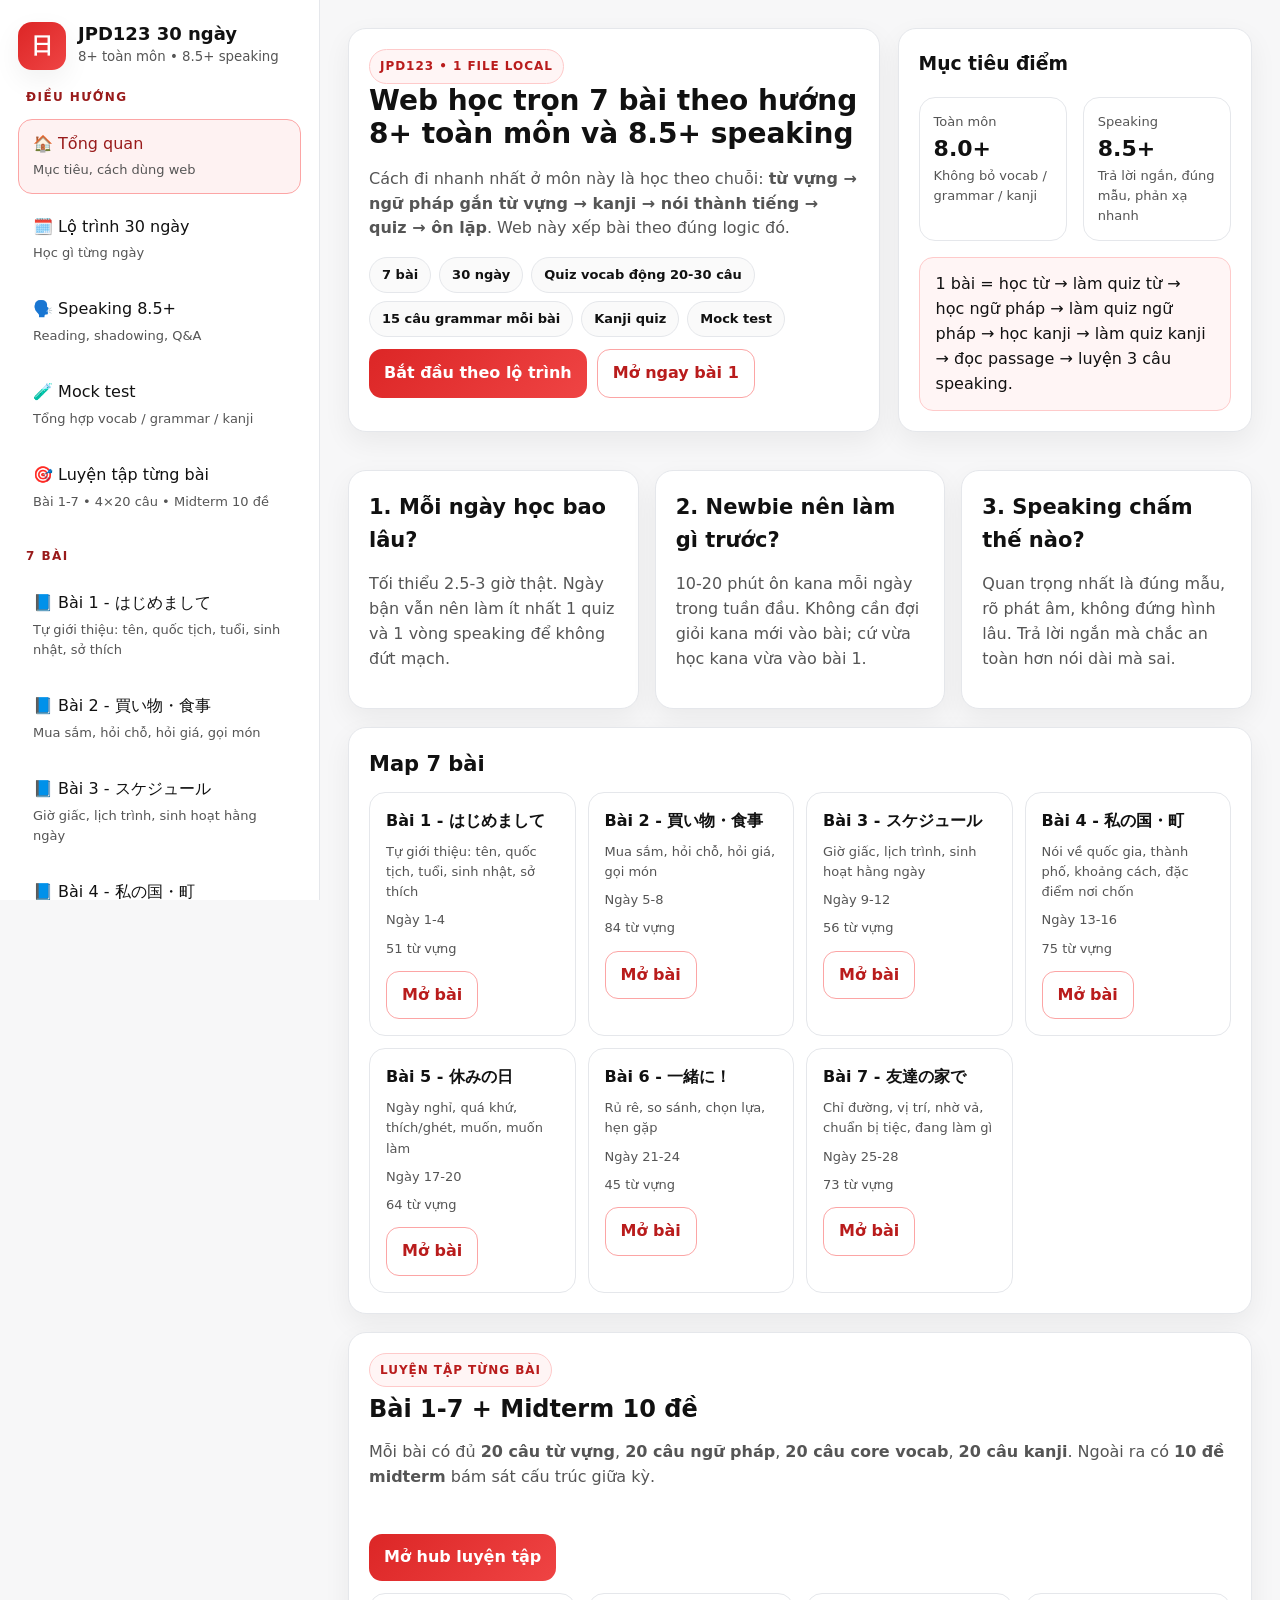
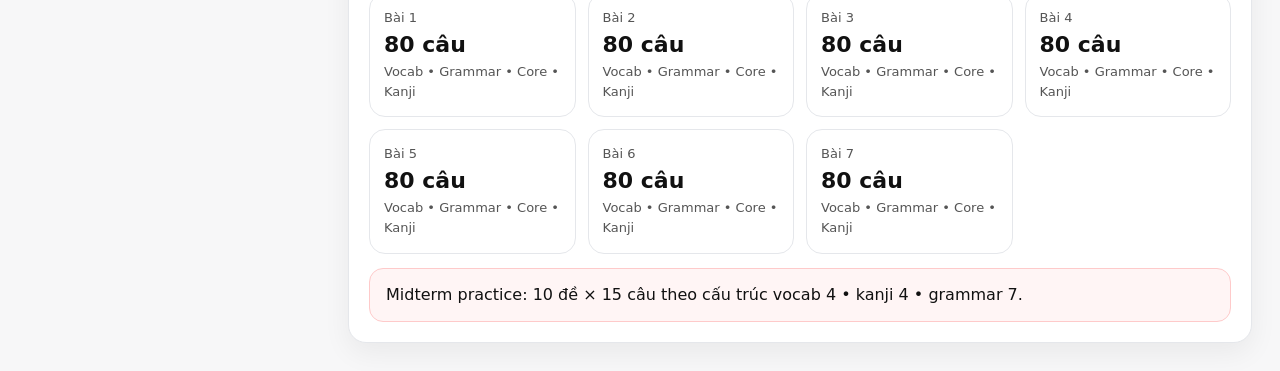
<file: backup(no_use)/JPD123_USING_REAL.html>
<!DOCTYPE html>
<html lang="vi">
<head>
  <meta charset="UTF-8" />
  <meta name="viewport" content="width=device-width, initial-scale=1.0" />
  <title>JPD123 - 30 ngày 8+ toàn môn & 8.5+ speaking</title>
  <style>
    :root{
      --bg:#f7f7f8;
      --panel:#ffffff;
      --line:#e5e7eb;
      --text:#111111;
      --muted:#555555;
      --accent:#dc2626;
      --accent-2:#ef4444;
      --shadow:0 10px 28px rgba(0,0,0,.06);
      --radius:18px;
    }
    *{box-sizing:border-box}
    html,body{
      margin:0;padding:0;background:var(--bg);color:var(--text);
      font:16px/1.55 Inter,system-ui,-apple-system,Segoe UI,Roboto,Arial,sans-serif
    }
    button,input,select,textarea{font:inherit}
    .jp{font-family:"Yu Gothic","Hiragino Sans","Noto Sans JP",sans-serif}
    .app{display:grid;grid-template-columns:320px 1fr;min-height:100vh}
    .sidebar{
      border-right:1px solid var(--line);
      background:#fff;
      position:sticky;top:0;align-self:start;height:100vh;
      padding:22px 18px 28px;overflow:auto
    }
    .brand{display:flex;gap:12px;align-items:center;margin-bottom:18px}
    .brand-badge{
      width:48px;height:48px;border-radius:14px;
      background:linear-gradient(135deg,var(--accent),var(--accent-2));
      display:grid;place-items:center;color:#fff;font-weight:900;font-size:22px;
      box-shadow:var(--shadow)
    }
    .brand h1{font-size:18px;line-height:1.2;margin:0}
    .brand small{color:var(--muted)}
    .section-title{
      margin:18px 8px 8px;
      font-size:12px;letter-spacing:.12em;text-transform:uppercase;
      color:#991b1b;font-weight:800
    }
    .nav-btn{
      width:100%;background:#fff;color:var(--text);border:1px solid transparent;
      border-radius:14px;padding:12px 14px;text-align:left;margin:4px 0;
      cursor:pointer;transition:.2s ease
    }
    .nav-btn:hover{background:#fef2f2;border-color:#fecaca}
    .nav-btn.active{background:#fef2f2;border-color:#fca5a5;color:#991b1b}
    .nav-sub{font-size:13px;color:var(--muted);margin-top:4px}
    .progress-box{margin-top:18px;padding:16px;border-radius:16px;background:#fff;border:1px solid var(--line)}
    .progress-bar{height:10px;border-radius:999px;background:#f1f5f9;overflow:hidden;border:1px solid var(--line)}
    .progress-bar>div{height:100%;background:linear-gradient(90deg,var(--accent),var(--accent-2));width:0%;transition:.3s ease}
    .main{padding:28px}
    .hero{display:grid;grid-template-columns:1.2fr .8fr;gap:18px;margin-bottom:20px}
    .card{
      background:#fff;border:1px solid var(--line);border-radius:var(--radius);
      box-shadow:var(--shadow);padding:20px
    }
    .page{display:flex;flex-direction:column;gap:18px}
    .hero h2,.page h2,.lesson-head h2{margin:0 0 8px;font-size:28px;line-height:1.2}
    .muted{color:var(--muted)}
    .tiny{font-size:13px;color:var(--muted)}
    .pill-row,.chips,.btn-row{display:flex;flex-wrap:wrap;gap:8px}
    .pill,.chip{
      display:inline-flex;align-items:center;padding:7px 12px;border-radius:999px;
      border:1px solid var(--line);background:#fafafa;color:#111;font-size:13px;font-weight:600
    }
    .btn-row{margin-top:12px;gap:10px}
    .grid-2{display:grid;grid-template-columns:1fr 1fr;gap:16px}
    .grid-3{display:grid;grid-template-columns:repeat(3,1fr);gap:16px}
    .grid-4{display:grid;grid-template-columns:repeat(4,1fr);gap:12px}
    .mini-stat{padding:14px;border:1px solid var(--line);border-radius:16px;background:#fff}
    .mini-stat strong{display:block;font-size:22px}
    .btn{
      border:none;cursor:pointer;padding:11px 15px;border-radius:13px;
      background:linear-gradient(135deg,#dc2626,#ef4444);color:#fff;font-weight:800;
      transition:transform .12s ease,opacity .2s ease
    }
    .btn:hover{transform:translateY(-1px)}
    .btn.secondary{background:#fff;color:#b91c1c;border:1px solid #fca5a5}
    .btn.good{background:linear-gradient(135deg,#dc2626,#ef4444);color:#fff}
    .btn.warn{background:linear-gradient(135deg,#ef4444,#f87171);color:#fff}
    .lesson-head{display:flex;justify-content:space-between;gap:16px;align-items:flex-start;flex-wrap:wrap}
    .tag{
      display:inline-flex;align-items:center;
      font-size:12px;font-weight:800;letter-spacing:.08em;text-transform:uppercase;
      color:#b91c1c;border:1px solid #fecaca;padding:7px 10px;border-radius:999px;background:#fff5f5
    }
    table{
      width:100%;border-collapse:collapse;overflow:hidden;border-radius:16px;
      border:1px solid var(--line);background:#fff
    }
    th,td{padding:12px 14px;border-bottom:1px solid var(--line);vertical-align:top}
    th{background:#fafafa;text-align:left;color:#111}
    tr:last-child td{border-bottom:none}
    .section-head{
      display:flex;justify-content:space-between;align-items:center;gap:12px;flex-wrap:wrap;margin-bottom:12px
    }
    .section-head h3{margin:0;font-size:21px}
    .note,.callout{
      padding:14px 16px;border-left:4px solid var(--accent);
      background:#fff5f5;border-radius:14px;color:#111
    }
    .callout{border-left:none;border:1px solid #fecaca}
    .grammar-card{
      border:1px solid var(--line);background:#fff;border-radius:16px;padding:16px;margin-bottom:12px
    }
    .grammar-card code{
      background:#fff5f5;border:1px solid #fecaca;border-radius:8px;padding:2px 8px;color:#b91c1c
    }
    .k-grid{display:grid;grid-template-columns:repeat(auto-fill,minmax(160px,1fr));gap:12px}
    .kanji-item{border:1px solid var(--line);border-radius:16px;padding:14px;background:#fff}
    .kanji-word{font-size:24px;font-weight:800}
    .quiz-wrap{
      border:1px solid #fecaca;border-radius:18px;background:#fff;padding:16px;margin-top:14px
    }
    .q-block{
      border:1px solid var(--line);background:#fafafa;padding:14px;border-radius:14px;margin-bottom:12px
    }
    .q-block:last-child{margin-bottom:0}
    .choice{
      display:block;padding:9px 11px;border-radius:12px;border:1px solid var(--line);
      background:#fff;margin-top:8px;cursor:pointer
    }
    .choice input{margin-right:8px}
    .score-box{
      padding:12px 14px;border-radius:14px;background:#fff5f5;border:1px solid #fecaca;margin-top:12px
    }
    .score-box.bad{background:#fef2f2;border-color:#fca5a5}
    .plan-day{border:1px solid var(--line);border-radius:16px;background:#fff;padding:16px}
    .plan-day h4{margin:0 0 8px}
    .plan-day ul{margin:0;padding-left:18px}
    .speaking-box{
      border:1px solid var(--line);border-radius:16px;padding:16px;background:#fff;margin-bottom:12px
    }
    .reading{
      padding:16px;border-radius:16px;background:#fafafa;border:1px solid var(--line);
      font-size:18px;line-height:1.9;color:#111
    }
    .ok{color:#15803d}.warn-text{color:#b45309}.danger-text{color:#b91c1c}
    .timer{
      padding:10px 14px;border-radius:12px;border:1px solid #fecaca;background:#fff5f5;
      font-weight:800;color:#991b1b
    }
    @media (max-width:1100px){
      .app{grid-template-columns:1fr}
      .sidebar{position:relative;height:auto;border-right:none;border-bottom:1px solid var(--line)}
      .hero,.grid-2,.grid-3,.grid-4{grid-template-columns:1fr}
    }
  </style>
</head>
<body>
  <div class="app">
    <aside class="sidebar">
      <div class="brand">
        <div class="brand-badge">日</div>
        <div>
          <h1>JPD123 30 ngày</h1>
          <small>8+ toàn môn • 8.5+ speaking</small>
        </div>
      </div>

      <div class="section-title">Điều hướng</div>
      <button class="nav-btn" data-view="home">🏠 Tổng quan<div class="nav-sub">Mục tiêu, cách dùng web</div></button>
      <button class="nav-btn" data-view="roadmap">🗓️ Lộ trình 30 ngày<div class="nav-sub">Học gì từng ngày</div></button>
      <button class="nav-btn" data-view="speaking">🗣️ Speaking 8.5+<div class="nav-sub">Reading, shadowing, Q&A</div></button>
      <button class="nav-btn" data-view="exam">🧪 Mock test<div class="nav-sub">Tổng hợp vocab / grammar / kanji</div></button>

      <div class="section-title">7 bài</div>
      <div id="lessonNav"></div>

      <div class="progress-box">
        <div class="tiny" style="margin-bottom:8px">Tiến độ cá nhân</div>
        <div class="progress-bar"><div id="progressFill"></div></div>
        <div id="progressText" class="tiny" style="margin-top:8px">0% hoàn thành</div>
        <div class="btn-row">
          <button class="btn secondary" id="resetProgressBtn">Reset tiến độ</button>
        </div>
      </div>
    </aside>

    <main class="main" id="main"></main>
  </div>

  <script>
    const LESSONS = [
      {
        id: 1,
        title: "Bài 1 - はじめまして",
        vnTitle: "Tự giới thiệu: tên, quốc tịch, tuổi, sinh nhật, sở thích",
        days: "Ngày 1-4",
        objective: "Dùng được các mẫu tự giới thiệu cơ bản, trả lời được câu hỏi về tên, quốc gia, ngày sinh, tuổi và sở thích.",
        katakana: [
          { word: "スポーツ", note: "trường âm ー" },
          { word: "サッカー", note: "âm ngắt ッ" },
          { word: "テニス", note: "katakana cơ bản" },
          { word: "ブラジル", note: "âm ngoại lai" }
        ],
        vocab: [],
        grammar: [
          { pattern: "N1 は N2 です", use: "Giới thiệu / khẳng định", example: "わたしはベトナム人です。", vocabLink: "Gắn với 国, 学生, 大学生." },
          { pattern: "N1 は N2 ですか", use: "Hỏi xác nhận", example: "ミンさんは学生ですか。", vocabLink: "Gắn với 学生, 日本人." },
          { pattern: "N は どちら / いつ / 何ですか", use: "Hỏi quốc gia, sinh nhật, sở thích", example: "お国はどちらですか。誕生日はいつですか。趣味は何ですか。", vocabLink: "Gắn với 国, 誕生日, 趣味." },
          { pattern: "N1 の N2", use: "Sở hữu / bổ nghĩa", example: "わたしの誕生日は五月四日です。", vocabLink: "Gắn với 名前, 趣味." },
          { pattern: "N1 と N2", use: "Liệt kê 2 danh từ", example: "趣味は音楽と旅行です。", vocabLink: "Gắn với sở thích." },
          { pattern: "N も", use: "Cũng", example: "わたしの趣味も料理です。", vocabLink: "Làm câu tự nhiên hơn." }
        ],
        kanji: [
          { word: "私", reading: "わたし", meaning: "tôi" },
          { word: "人", reading: "ひと / じん", meaning: "người" },
          { word: "才", reading: "さい", meaning: "tuổi" },
          { word: "学校", reading: "がっこう", meaning: "trường học" },
          { word: "大学", reading: "だいがく", meaning: "đại học" },
          { word: "大学生", reading: "だいがくせい", meaning: "sinh viên đại học" },
          { word: "日本", reading: "にほん", meaning: "Nhật Bản" },
          { word: "日本語", reading: "にほんご", meaning: "tiếng Nhật" },
          { word: "日本人", reading: "にほんじん", meaning: "người Nhật" },
          { word: "名前", reading: "なまえ", meaning: "tên" },
          { word: "国", reading: "くに", meaning: "quốc gia" }
        ],
        reading: "はじめまして。わたしはミンです。ベトナム人です。大学生です。日本語を勉強しています。誕生日は五月四日です。趣味は音楽と旅行です。スポーツも好きです。サッカーはあまり上手じゃありませんが、見るのは好きです。",
        speaking: [
          { q: "お名前は何ですか。", a: "わたしの名前は ___ です。" },
          { q: "お国はどちらですか。", a: "ベトナムです。" },
          { q: "趣味は何ですか。", a: "趣味は 音楽 と 読書 です。" }
        ]
      },
      {
        id: 2,
        title: "Bài 2 - 買い物・食事",
        vnTitle: "Mua sắm, hỏi chỗ, hỏi giá, gọi món",
        days: "Ngày 5-8",
        objective: "Xử lý được các mẫu hỏi địa điểm, hỏi giá, gọi món.",
        katakana: [
          { word: "スーパー", note: "trường âm ー" },
          { word: "レストラン", note: "katakana dài" },
          { word: "エレベーター", note: "trường âm ー" },
          { word: "Tシャツ", note: "chữ cái Latin + katakana" }
        ],
        vocab: [],
        grammar: [
          { pattern: "これ / それ / あれ", use: "Chỉ đồ vật", example: "これは10,000円です。", vocabLink: "Gắn với かばん, 時計." },
          { pattern: "この / その / あの + N", use: "Chỉ danh từ cụ thể", example: "あのTシャツは3,000円です。", vocabLink: "Gắn với đồ mua sắm." },
          { pattern: "ここ / そこ / あそこ / どこ", use: "Hỏi địa điểm", example: "トイレはどこですか。― あそこです。", vocabLink: "Cực hay ra speaking." },
          { pattern: "N を（〜つ）ください", use: "Gọi món / mua đồ", example: "カレーを一つください。", vocabLink: "Gắn với カレー, スープ." },
          { pattern: "これは いくらですか", use: "Hỏi giá", example: "このかばんはいくらですか。", vocabLink: "Gắn với Tシャツ, かばん." },
          { pattern: "何の N / どこの N / 誰の N", use: "Hỏi loại / xuất xứ / chủ sở hữu", example: "これは何のカレーですか。", vocabLink: "Hay ra hỏi đáp." },
          { pattern: "〜で 何ですか", use: "Hỏi bằng ngôn ngữ", example: "『ぶたにく』は英語で何ですか。", vocabLink: "Gắn với 英語 / 日本語." }
        ],
        kanji: [
          { word: "一円", reading: "いちえん", meaning: "1 yên" },
          { word: "百円", reading: "ひゃくえん", meaning: "100 yên" },
          { word: "千円", reading: "せんえん", meaning: "1000 yên" },
          { word: "一万円", reading: "いちまんえん", meaning: "10,000 yên" },
          { word: "一月", reading: "いちがつ", meaning: "tháng 1" },
          { word: "三月", reading: "さんがつ", meaning: "tháng 3" },
          { word: "五月", reading: "ごがつ", meaning: "tháng 5" },
          { word: "七月", reading: "しちがつ", meaning: "tháng 7" },
          { word: "八月", reading: "はちがつ", meaning: "tháng 8" },
          { word: "十月", reading: "じゅうがつ", meaning: "tháng 10" },
          { word: "十一月", reading: "じゅういちがつ", meaning: "tháng 11" },
          { word: "十二月", reading: "じゅうにがつ", meaning: "tháng 12" },
          { word: "二人", reading: "ふたり", meaning: "2 người" },
          { word: "九人", reading: "きゅうにん", meaning: "9 người" }
        ],
        reading: "きょう、スーパーへ行きました。レジの近くでTシャツを見ました。あのTシャツはきれいでした。店員さんに『これはいくらですか』と聞きました。三千円でした。それからレストランでカレーとスープを注文しました。コーヒーも飲みました。",
        speaking: [
          { q: "トイレはどこですか。", a: "あそこです。/ こちらです。" },
          { q: "このTシャツはいくらですか。", a: "三千円です。" },
          { q: "これは何の料理ですか。", a: "豚肉の料理です。" }
        ]
      },
      {
        id: 3,
        title: "Bài 3 - スケジュール",
        vnTitle: "Giờ giấc, lịch trình, sinh hoạt hằng ngày",
        days: "Ngày 9-12",
        objective: "Nắm vững giờ, ngày trong tuần, lịch hàng ngày và mẫu từ ... đến ....",
        katakana: [
          { word: "スケジュール", note: "ngoại lai dài" },
          { word: "アルバイト", note: "katakana dài" },
          { word: "バーベキュー", note: "âm ghép + trường âm" },
          { word: "ホームステイ", note: "trường âm" }
        ],
        vocab: [],
        grammar: [
          { pattern: "Vます / Vません", use: "Hoạt động hiện tại / thói quen", example: "毎日、朝ご飯を食べます。", vocabLink: "Gắn với 起きます, 寝ます." },
          { pattern: "N へ Vます", use: "Đi đâu", example: "日曜日、図書館へ行きます。", vocabLink: "Gắn với 図書館, 公園." },
          { pattern: "N を Vます", use: "Tân ngữ trực tiếp", example: "日本語を勉強します。", vocabLink: "Gắn với 朝ご飯, 日本語." },
          { pattern: "N に Vます", use: "Mốc thời gian", example: "六時に起きます。", vocabLink: "Cực quan trọng cho bài 3." },
          { pattern: "N で Vます", use: "Nơi diễn ra hành động / phương tiện", example: "北海道でスキーをします。", vocabLink: "Hay tái dùng về sau." },
          { pattern: "〜から 〜まで", use: "Từ ... đến ...", example: "郵便局は午前九時から午後五時までです。", vocabLink: "Câu điểm cao." },
          { pattern: "N や N など", use: "Liệt kê mở", example: "朝、パンやサラダなどを食べます。", vocabLink: "Câu tự nhiên hơn." }
        ],
        kanji: [
          { word: "何", reading: "なに / なん", meaning: "cái gì" },
          { word: "月曜日", reading: "げつようび", meaning: "thứ hai" },
          { word: "火曜日", reading: "かようび", meaning: "thứ ba" },
          { word: "水曜日", reading: "すいようび", meaning: "thứ tư" },
          { word: "木曜日", reading: "もくようび", meaning: "thứ năm" },
          { word: "金曜日", reading: "きんようび", meaning: "thứ sáu" },
          { word: "土曜日", reading: "どようび", meaning: "thứ bảy" },
          { word: "日曜日", reading: "にちようび", meaning: "chủ nhật" },
          { word: "二時", reading: "にじ", meaning: "2 giờ" },
          { word: "四時", reading: "よじ", meaning: "4 giờ" },
          { word: "七時", reading: "しちじ", meaning: "7 giờ" },
          { word: "九時", reading: "くじ", meaning: "9 giờ" },
          { word: "十分", reading: "じゅっぷん", meaning: "10 phút" },
          { word: "時間", reading: "じかん", meaning: "thời gian/tiếng" }
        ],
        reading: "わたしは毎日六時に起きます。午前七時に朝ご飯を食べます。八時から授業があります。午後、図書館で日本語を勉強します。日曜日は公園へ行きます。ときどきアルバイトもします。ホームステイの友だちとバーベキューをすることもあります。",
        speaking: [
          { q: "図書館は何時から何時までですか。", a: "午前九時から午後五時までです。" },
          { q: "毎日、何時に起きますか。", a: "毎日、六時に起きます。" },
          { q: "日曜日にどこへ行きますか。", a: "公園へ行きます。" }
        ]
      },
      {
        id: 4,
        title: "Bài 4 - 私の国・町",
        vnTitle: "Nói về quốc gia, thành phố, khoảng cách, đặc điểm nơi chốn",
        days: "Ngày 13-16",
        objective: "Diễn tả được quê hương/quốc gia/thành phố, hỏi khoảng cách và mô tả nơi chốn.",
        katakana: [
          { word: "チョコレート", note: "katakana dài" },
          { word: "ビル", note: "katakana đơn" },
          { word: "メロン", note: "katakana đơn" },
          { word: "ツアー", note: "trường âm" }
        ],
        vocab: [],
        grammar: [
          { pattern: "N は A です / くないです / じゃありません", use: "Nói đặc điểm nơi chốn", example: "わたしの町はきれいです。", vocabLink: "Gắn với きれい, 静か, にぎやか." },
          { pattern: "A + N / ナA + な + N", use: "Bổ nghĩa danh từ", example: "きれいなところです。", vocabLink: "Cực hay dùng khi speaking." },
          { pattern: "N に N があります", use: "Nói nơi có gì", example: "町にきれいな川があります。", vocabLink: "Gắn với 山, 川, 温泉." },
          { pattern: "N は N の 東/西/南/北/真ん中です", use: "Nói vị trí", example: "沖縄は日本の南です。", vocabLink: "Rất quan trọng." },
          { pattern: "〜から〜までどのくらいですか", use: "Hỏi khoảng cách / thời lượng", example: "東京から箱根までどのくらいですか。", vocabLink: "Speaking trọng điểm." },
          { pattern: "N で", use: "Bằng phương tiện", example: "電車で三十分です。", vocabLink: "Gắn với 車, 電車, 飛行機." },
          { pattern: "どんな N ですか", use: "Hỏi nơi chốn thế nào", example: "アユタヤはどんなところですか。", vocabLink: "Câu mẫu speaking." },
          { pattern: "そして / が", use: "Nối ý / đối lập nhẹ", example: "この町はきれいです。そして、にぎやかです。", vocabLink: "Giúp câu không quá ngắn." }
        ],
        kanji: [
          { word: "東", reading: "ひがし / とう", meaning: "đông" },
          { word: "市", reading: "し", meaning: "thành phố / thị" },
          { word: "前日", reading: "ぜんじつ", meaning: "ngày hôm trước" },
          { word: "午前", reading: "ごぜん", meaning: "buổi sáng" },
          { word: "外国", reading: "がいこく", meaning: "nước ngoài" },
          { word: "区", reading: "く", meaning: "quận/khu" },
          { word: "国", reading: "くに / こく", meaning: "nước" },
          { word: "東京", reading: "とうきょう", meaning: "Tokyo" },
          { word: "女の人", reading: "おんなのひと", meaning: "người phụ nữ" },
          { word: "男の人", reading: "おとこのひと", meaning: "người đàn ông" },
          { word: "男女", reading: "だんじょ", meaning: "nam nữ" }
        ],
        reading: "わたしの町はベトナムの北です。にぎやかで、きれいなところです。町の近くに山と川があります。駅まで十分くらいです。ハノイからホーチミンまで飛行機で二時間くらいです。チョコレートやメロンもおいしいです。",
        speaking: [
          { q: "ハノイからホーチミンまでどのくらいですか。", a: "飛行機で二時間くらいです。" },
          { q: "あなたの町はどんなところですか。", a: "きれいで、にぎやかなところです。" },
          { q: "あなたの国に何がありますか。", a: "きれいな山や川があります。" }
        ]
      },
      {
        id: 5,
        title: "Bài 5 - 休みの日",
        vnTitle: "Ngày nghỉ, quá khứ, thích/ghét, muốn, muốn làm",
        days: "Ngày 17-20",
        objective: "Nói được việc đã làm vào ngày nghỉ, cảm nhận sau hoạt động, điều mình thích/muốn.",
        katakana: [
          { word: "アニメ", note: "katakana ngắn" },
          { word: "パソコン", note: "ngoại lai cơ bản" },
          { word: "インターネット", note: "katakana dài" },
          { word: "テスト", note: "katakana cơ bản" }
        ],
        vocab: [],
        grammar: [
          { pattern: "Vました / Vませんでした", use: "Quá khứ động từ", example: "昨日、勉強しました。", vocabLink: "Nói việc đã làm." },
          { pattern: "イAかったです / ナAでした", use: "Quá khứ tính từ", example: "旅行は楽しかったです。", vocabLink: "Câu speaking rất hay dùng." },
          { pattern: "N が 好きです / 嫌いです", use: "Nói thích/ghét", example: "日本のアニメが好きです。", vocabLink: "Gắn với アニメ, 音楽." },
          { pattern: "N が ほしいです", use: "Muốn có", example: "パソコンがほしいです。", vocabLink: "Speaking cá nhân." },
          { pattern: "Vたいです", use: "Muốn làm gì", example: "北海道へ行きたいです。", vocabLink: "Gắn với động từ." },
          { pattern: "N へ Vます-に行きます", use: "Đi đâu để làm gì", example: "渋谷へ買い物に行きます。", vocabLink: "Rất quan trọng." },
          { pattern: "どこかへ / どこへも", use: "Có đi đâu không / không đi đâu cả", example: "どこへも行きませんでした。", vocabLink: "Hay gặp trong hỏi đáp." },
          { pattern: "どうして ... から", use: "Hỏi/nói lý do", example: "忙しかったですから、何も食べませんでした。", vocabLink: "Giúp câu có lý do." },
          { pattern: "それから / N と Vます", use: "Nối mạch kể chuyện", example: "映画を見ました。それから、食事をしました。", vocabLink: "Giúp kể chuyện mượt." }
        ],
        kanji: [
          { word: "先生", reading: "せんせい", meaning: "giáo viên" },
          { word: "買い物", reading: "かいもの", meaning: "mua sắm" },
          { word: "見学", reading: "けんがく", meaning: "tham quan học tập" },
          { word: "午後", reading: "ごご", meaning: "buổi chiều" },
          { word: "午前", reading: "ごぜん", meaning: "buổi sáng" },
          { word: "先週", reading: "せんしゅう", meaning: "tuần trước" },
          { word: "食事", reading: "しょくじ", meaning: "bữa ăn" },
          { word: "先月", reading: "せんげつ", meaning: "tháng trước" },
          { word: "先日", reading: "せんじつ", meaning: "hôm trước" },
          { word: "飲み物", reading: "のみもの", meaning: "đồ uống" },
          { word: "毎日", reading: "まいにち", meaning: "mỗi ngày" },
          { word: "毎週", reading: "まいしゅう", meaning: "mỗi tuần" },
          { word: "毎月", reading: "まいつき / まいげつ", meaning: "mỗi tháng" },
          { word: "毎年", reading: "まいとし / まいねん", meaning: "mỗi năm" },
          { word: "休日", reading: "きゅうじつ", meaning: "ngày nghỉ" }
        ],
        reading: "先週の土曜日、友だちと公園へ行きました。天気がよかったですから、写真をたくさん撮りました。それから、レストランで食事をしました。食べ物はおいしかったです。夜はアニメを見ました。とても楽しかったです。",
        speaking: [
          { q: "きのう、どこかへ行きましたか。", a: "はい、公園へ行きました。/ いいえ、どこへも行きませんでした。" },
          { q: "旅行はどうでしたか。", a: "とても楽しかったです。" },
          { q: "何がほしいですか。", a: "新しいパソコンがほしいです。" }
        ]
      },
      {
        id: 6,
        title: "Bài 6 - 一緒に！",
        vnTitle: "Rủ rê, so sánh, chọn lựa, hẹn gặp",
        days: "Ngày 21-24",
        objective: "Rủ được bạn, so sánh được 2 lựa chọn, hẹn thời gian/địa điểm.",
        katakana: [
          { word: "カラオケ", note: "katakana cơ bản" },
          { word: "コンサート", note: "trường âm ー" },
          { word: "チケット", note: "âm ngắt nhỏ" },
          { word: "ジャズ", note: "âm ngoại lai" }
        ],
        vocab: [],
        grammar: [
          { pattern: "Vませんか / Vましょう", use: "Rủ rê / cùng làm", example: "今晩、ご飯を食べに行きませんか。", vocabLink: "Cực kỳ quan trọng." },
          { pattern: "N があります / Nで Nがあります", use: "Có lịch hẹn / sự kiện", example: "明日、約束があります。", vocabLink: "Gắn với 約束, 試合, コンサート." },
          { pattern: "N が（〜枚）あります", use: "Có số lượng vật", example: "映画のチケットが二枚あります。", vocabLink: "Hay đi với lời rủ." },
          { pattern: "Nで Nがいちばん Aです", use: "Cái gì nhất trong một nhóm", example: "スポーツで野球がいちばんおもしろいです。", vocabLink: "Hay ra sở thích." },
          { pattern: "N1 は N2 より Aです", use: "So sánh hơn", example: "七月は八月より雨が多いです。", vocabLink: "Gắn với thời tiết / mùa." },
          { pattern: "N1 と N2 と どちらが Aですか / N のほうが Aです", use: "So sánh 2 lựa chọn", example: "夏と冬とどちらが好きですか。", vocabLink: "Speaking trọng điểm." },
          { pattern: "もう Vましたか。― はい、Vました / いいえ、まだです", use: "Hỏi đã làm chưa", example: "もう行きましたか。", vocabLink: "Phản xạ hội thoại." },
          { pattern: "N はどうですか / 〜ね / 〜よ", use: "Gợi ý, xác nhận, nhấn thông tin", example: "おすしはどうですか。", vocabLink: "Câu tự nhiên hơn." }
        ],
        kanji: [
          { word: "今週", reading: "こんしゅう", meaning: "tuần này" },
          { word: "来年", reading: "らいねん", meaning: "năm sau" },
          { word: "来月", reading: "らいげつ", meaning: "tháng sau" },
          { word: "来週", reading: "らいしゅう", meaning: "tuần sau" },
          { word: "読書", reading: "どくしょ", meaning: "đọc sách" },
          { word: "辞書", reading: "じしょ", meaning: "từ điển" },
          { word: "電話", reading: "でんわ", meaning: "điện thoại" },
          { word: "今年", reading: "ことし", meaning: "năm nay" },
          { word: "今日", reading: "きょう", meaning: "hôm nay" },
          { word: "言語", reading: "げんご", meaning: "ngôn ngữ" },
          { word: "言葉", reading: "ことば", meaning: "từ/ngôn ngữ" },
          { word: "今月", reading: "こんげつ", meaning: "tháng này" },
          { word: "帰国", reading: "きこく", meaning: "về nước" },
          { word: "会社", reading: "かいしゃ", meaning: "công ty" },
          { word: "新聞", reading: "しんぶん", meaning: "báo" },
          { word: "会話", reading: "かいわ", meaning: "hội thoại" }
        ],
        reading: "来週、友だちとコンサートへ行きます。チケットが二枚あります。今月は忙しいですが、土曜日の夜は大丈夫です。映画館もいいですが、わたしはジャズのコンサートのほうが好きです。五時に駅で会いましょう。楽しみですね。",
        speaking: [
          { q: "今晩、一緒にご飯を食べに行きませんか。", a: "いいですね。行きましょう。/ すみません、今日はちょっと……。" },
          { q: "夏と冬とどちらが好きですか。", a: "夏のほうが好きです。" },
          { q: "もうその映画を見ましたか。", a: "はい、見ました。/ いいえ、まだです。" }
        ]
      },
      {
        id: 7,
        title: "Bài 7 - 友達の家で",
        vnTitle: "Chỉ đường, vị trí, nhờ vả, chuẩn bị tiệc, đang làm gì",
        days: "Ngày 25-28",
        objective: "Nói được vị trí đồ vật/người, xin chỉ đường, nhờ người khác làm gì, tự đề nghị giúp.",
        katakana: [
          { word: "アパート", note: "trường âm ー" },
          { word: "ポスト", note: "katakana cơ bản" },
          { word: "スプーン", note: "trường âm ー" },
          { word: "ギター", note: "trường âm ー" }
        ],
        vocab: [],
        grammar: [
          { pattern: "N は 場所 に います / あります", use: "Nói người/vật ở đâu", example: "わたしは本屋にいます。", vocabLink: "Cực quan trọng cho vị trí." },
          { pattern: "場所 に N が います / あります", use: "Nói ở đâu có ai/có gì", example: "銀行の前に本屋があります。", vocabLink: "Chỉ đường." },
          { pattern: "Vてください", use: "Nhờ / hướng dẫn", example: "かばんを取ってください。", vocabLink: "Bài 7 phải phản xạ được." },
          { pattern: "Vています", use: "Đang làm gì", example: "電話をかけています。", vocabLink: "Tả tranh speaking." },
          { pattern: "Vましょうか", use: "Đề nghị giúp", example: "手伝いましょうか。", vocabLink: "Điểm cộng tự nhiên." },
          { pattern: "（Nの）V方を教えてください", use: "Xin hướng dẫn cách làm", example: "料理の作り方を教えてください。", vocabLink: "Gắn với nấu ăn / làm việc." },
          { pattern: "まだ / もう", use: "Còn chưa / đã rồi", example: "サラダはまだありますか。― いいえ、もうありません。", vocabLink: "Rất hay gặp." },
          { pattern: "誰が / どのN / どれ / NでV", use: "Hỏi ai làm; chọn đồ; công cụ", example: "誰が作りましたか。塩はどれですか。", vocabLink: "Phủ rộng câu hỏi." }
        ],
        kanji: [
          { word: "牛肉", reading: "ぎゅうにく", meaning: "thịt bò" },
          { word: "一時半", reading: "いちじはん", meaning: "1 giờ rưỡi" },
          { word: "大学", reading: "だいがく", meaning: "đại học" },
          { word: "小学生", reading: "しょうがくせい", meaning: "học sinh tiểu học" },
          { word: "大学生", reading: "だいがくせい", meaning: "sinh viên đại học" },
          { word: "小学校", reading: "しょうがっこう", meaning: "trường tiểu học" },
          { word: "大会", reading: "たいかい", meaning: "đại hội/giải đấu" },
          { word: "大人", reading: "おとな", meaning: "người lớn" },
          { word: "鶏肉", reading: "とりにく", meaning: "thịt gà" },
          { word: "野菜", reading: "やさい", meaning: "rau" },
          { word: "半年", reading: "はんとし / はんねん", meaning: "nửa năm" },
          { word: "豚肉", reading: "ぶたにく", meaning: "thịt heo" },
          { word: "半分", reading: "はんぶん", meaning: "một nửa" },
          { word: "料金", reading: "りょうきん", meaning: "phí" },
          { word: "料理", reading: "りょうり", meaning: "món ăn/nấu ăn" }
        ],
        reading: "きょう、友だちのアパートへ行きました。でも、道がわかりませんでした。駅で電話をかけて、『いま、交番の前にいます』と言いました。友だちは『そこからまっすぐ来てください。ポストの横にわたしがいます』と言いました。家でピザを食べて、ギターを聞きました。",
        speaking: [
          { q: "あなたは今どこにいますか。", a: "わたしは本屋の前にいます。" },
          { q: "バス停はどこにありますか。", a: "コンビニの前にあります。" },
          { q: "手伝いましょうか。", a: "はい、お願いします。/ ありがとうございます。" }
        ]
      }
    ];

    const VOCAB_FULL = {
      1: [
        ["私","tôi","わたし"],["（お）名前","tên","なまえ"],["（お）国","nước","くに"],["日本","Nhật Bản","にほん"],
        ["アメリカ","Mỹ"],["イタリア","Ý"],["オーストラリア","Úc"],["韓国","Hàn Quốc","かんこく"],
        ["タイ","Thái Lan"],["中国","Trung Quốc","ちゅうごく"],["ロシア","Nga"],["高校","trung học phổ thông","こうこう"],
        ["大学","đại học","だいがく"],["日本語学校","trường tiếng Nhật","にほんごがっこう"],["（お）仕事","công việc","しごと"],
        ["学生","học sinh / sinh viên","がくせい"],["先生","giáo viên","せんせい"],["教師","giáo viên","きょうし"],
        ["会社員","nhân viên công ty","かいしゃいん"],["社員","nhân viên công ty","しゃいん"],["～さん","anh/chị ~"],
        ["～人","người ~","じん"],["どちら","nào / ở đâu"],["はじめまして","rất hân hạnh gặp lần đầu"],
        ["（どうぞ）よろしくお願いします","rất mong được giúp đỡ","よろしくおねがいします"],["こちらこそ","chính tôi cũng vậy"],
        ["あのう","à... / ừm..."],["すみません","xin lỗi"],["そうですか","thế à"],["はい","vâng"],["いいえ","không"],
        ["誕生日","sinh nhật","たんじょうび"],["ブラジル","Brazil"],["～月","tháng ~","がつ"],["～日","ngày ~","にち"],
        ["～歳","~ tuổi","さい"],["いつ","khi nào"],["趣味","sở thích","しゅみ"],["スポーツ","thể thao"],["サッカー","bóng đá"],
        ["テニス","quần vợt"],["水泳","bơi","すいえい"],["映画","điện ảnh / phim","えいが"],["音楽","âm nhạc","おんがく"],
        ["読書","đọc sách","どくしょ"],["旅行","du lịch","りょこう"],["料理","nấu ăn","りょうり"],["何","gì / cái gì","なに・なん"],
        ["あ（っ）","a / à"],["わあ","ôi"],["同じですね","giống nhau nhỉ","おなじですね"]
      ],
      2: [
        ["おいしい","ngon"],["ここ／こちら","chỗ này"],["そこ／そちら","chỗ đấy"],["あそこ／あちら","chỗ kia"],["インフォメーション","thông tin"],
        ["ＡＴＭ","máy rút tiền"],["エスカレーター","cầu thang cuốn"],["エレベーター","thang máy"],["喫煙所","chỗ hút thuốc","きつえんじょ"],["トイレ","toilet"],
        ["レジ","quầy tính tiền"],["喫茶店","quán trà / cà phê","きっさてん"],["スーパー","siêu thị"],["100円ショップ","cửa hàng 100 yên","ひゃくえんショップ"],
        ["レストラン","nhà hàng"],["地下","dưới lòng đất","ちか"],["カメラ","máy ảnh"],["携帯電話","điện thoại cầm tay","けいたいでんわ"],
        ["電子辞書","từ điển điện tử","でんしじしょ"],["パソコン","máy vi tính"],["靴","giày","くつ"],["消しゴム","tẩy","けしゴム"],["ペン","bút"],
        ["トイレットペーパー","giấy vệ sinh"],["本","sách","ほん"],["油","dầu","あぶら"],["ケーキ","bánh ngọt"],["米","gạo","こめ"],["卵","trứng","たまご"],
        ["パン","bánh mì"],["水","nước","みず"],["店員","người bán hàng","てんいん"],["～階","tầng ~","かい"],["～屋","cửa hàng ~","や"],["どこ","ở đâu"],
        ["いらっしゃいませ","xin chào quý khách"],["（どうも）ありがとうございます","xin cảm ơn"],["これ","cái này"],["それ","cái đó"],["あれ","cái kia"],
        ["この","này"],["その","đó"],["あの","kia"],["かばん","túi / cặp"],["ズボン","quần"],["Ｔシャツ","áo phông"],["時計","đồng hồ","とけい"],
        ["～円","~ yên","えん"],["いくら","bao nhiêu tiền"],["じゃ","thế thì"],["魚","cá","さかな"],["肉","thịt","にく"],["牛肉","thịt bò","ぎゅうにく"],
        ["鶏肉","thịt gà","とりにく"],["豚肉","thịt lợn","ぶたにく"],["野菜","rau","やさい"],["イチゴ","dâu tây"],["リンゴ","táo"],["料理","món ăn","りょうり"],
        ["カレー","cà ri"],["スープ","súp"],["とんかつ","thịt heo chiên xù"],["ハンバーグ","thịt băm rán"],["ご飯","cơm","ごはん"],["ライス","cơm / rice"],
        ["ジュース","nước hoa quả"],["コーヒー","cà phê"],["紅茶","trà đen","こうちゃ"],["（お）茶","trà xanh","ちゃ"],["ビール","bia"],["ワイン","rượu vang"],
        ["インド","Ấn Độ"],["ドイツ","Đức"],["フランス","Pháp"],["財布","ví","さいふ"],["英語","tiếng Anh","えいご"],["～語","tiếng ~","ご"],["～つ","~ cái"],
        ["誰","ai","だれ"],["注文をお願いします","cho tôi gọi món","ちゅうもんをおねがいします"],["どうぞ","xin mời"],["こちらへどうぞ","xin mời đến đây"],
        ["メニュー","thực đơn"],["少々お待ちください","xin đợi một chút","しょうしょうおまちください"]
      ],
      3: [
        ["週末","cuối tuần","しゅうまつ"],["今","bây giờ","いま"],["午前","buổi sáng","ごぜん"],["午後","buổi chiều","ごご"],["昼","buổi trưa","ひる"],
        ["銀行","ngân hàng","ぎんこう"],["体育館","nhà thi đấu","たいいくかん"],["図書館","thư viện","としょかん"],["病院","bệnh viện","びょういん"],["郵便局","bưu điện","ゆうびんきょく"],
        ["授業","giờ học","じゅぎょう"],["テスト","bài kiểm tra"],["休み","giờ nghỉ / nghỉ","やすみ"],["時間","thời gian","じかん"],["～時","~ giờ","じ"],
        ["～分","~ phút","ふん・ぷん"],["～時半","~ giờ rưỡi","じはん"],["～曜日","thứ ~","ようび"],["スケジュール","lịch trình"],["アルバイト","việc làm thêm"],
        ["スキー","trượt tuyết"],["パーティー","bữa tiệc"],["バーベキュー","tiệc thịt nướng"],["花火","pháo hoa","はなび"],["（お）花見","ngắm hoa","はなみ"],
        ["ホームステイ","ở homestay"],["（お）祭り","lễ hội","まつり"],["海","biển","うみ"],["公園","công viên","こうえん"],["桜","hoa anh đào","さくら"],
        ["（お）酒","rượu","さけ"],["（お）すし","sushi"],["バス","xe buýt"],["（お）弁当","cơm hộp","べんとう"],["留学生","lưu học sinh","りゅうがくせい"],
        ["１年","năm thứ nhất","いちねん"],["春","mùa xuân","はる"],["夏","mùa hè","なつ"],["秋","mùa thu","あき"],["冬","mùa đông","ふゆ"],
        ["ゴールデンウィーク","Tuần lễ vàng"],["何","gì","なに・なん"],["行きます","đi","いきます"],["帰ります","về","かえります"],["飲みます","uống","のみます"],
        ["食べます","ăn","たべます"],["見ます","xem","みます"],["します","làm"],["いいですね","hay nhỉ / thích nhỉ"],["聞きます","nghe / hỏi","ききます"],
        ["働きます","làm việc","はたらきます"],["読みます","đọc","よみます"],["起きます","thức dậy","おきます"],["寝ます","ngủ","ねます"],
        ["勉強します","học","べんきょうします"],["来ます","đến","きます"]
      ],
      4: [
        ["チョコレート","sô-cô-la"],["美術館","bảo tàng mỹ thuật","びじゅつかん"],["皆さん","các bạn / quý vị","みなさん"],["いろいろ（な）","nhiều / đa dạng"],
        ["～から来ました","đến từ ~","からきました"],["ぜひ来てください","rất mong anh/chị đến","ぜひきてください"],["北","bắc","きた"],["南","nam","みなみ"],["東","đông","ひがし"],
        ["西","tây","にし"],["真ん中","giữa","まんなか"],["車","xe ô tô","くるま"],["新幹線","tàu cao tốc","しんかんせん"],["電車","tàu điện","でんしゃ"],
        ["飛行機","máy bay","ひこうき"],["駅","nhà ga","えき"],["町","thành phố / khu phố","まち"],["～時間","~ tiếng","じかん"],["～時間半","~ tiếng rưỡi","じかんはん"],
        ["～分","~ phút","ふん・ぷん"],["歩いて","đi bộ","あるいて"],["～くらい","khoảng ~"],["どのくらい","khoảng bao nhiêu"],["温泉","suối nước nóng","おんせん"],
        ["川","sông","かわ"],["山","núi","やま"],["教会","nhà thờ","きょうかい"],["（お）城","lâu đài","しろ"],["神社","đền thần đạo","じんじゃ"],["（お）寺","chùa","てら"],
        ["ビル","tòa nhà"],["ところ","chỗ / nơi"],["人","người","ひと"],["緑","màu xanh lá","みどり"],["あります","có"],["新しい","mới","あたらしい"],["古い","cũ","ふるい"],
        ["いい","tốt / được"],["（～が）多い","nhiều","おおい"],["（～が）少ない","ít","すくない"],["大きい","to","おおきい"],["小さい","nhỏ","ちいさい"],["高い","cao","たかい"],
        ["低い","thấp","ひくい"],["きれい（な）","đẹp / sạch"],["静か（な）","yên tĩnh","しずか"],["にぎやか（な）","nhộn nhịp"],["有名（な）","nổi tiếng","ゆうめい"],["どんな","như thế nào"],
        ["そして","và"],["雨","mưa","あめ"],["雪","tuyết","ゆき"],["日","ngày","ひ"],["メロン","dưa lưới"],["暖かい","ấm","あたたかい"],["涼しい","mát","すずしい"],["暑い","nóng","あつい"],
        ["寒い","lạnh","さむい"],["天気がいい","trời đẹp","てんきがいい"],["天気が悪い","trời xấu","てんきがわるい"],["温かい","ấm","あたたかい"],["熱い","nóng","あつい"],["冷たい","lạnh","つめたい"],
        ["おいしい","ngon"],["甘い","ngọt","あまい"],["辛い","cay","からい"],["苦い","đắng","にがい"],["すっぱい","chua"],["一年中","quanh năm","いちねんじゅう"],["あまり","không ~ lắm"],
        ["少し","ít / hơi","すこし"],["とても","rất"],["どう","thế nào"],["そうですね","đúng thế / ừ nhỉ"],["たくさん","nhiều"]
      ],
      5: [
        ["近く","gần","ちかく"],["１日","một ngày","いちにち"],["また","lại"],["今日","hôm nay","きょう"],["明日","ngày mai","あした"],["あさって","ngày kia"],
        ["昨日","hôm qua","きのう"],["おととい","hôm kia"],["先週","tuần trước","せんしゅう"],["週末","cuối tuần","しゅうまつ"],["家","nhà","いえ"],["部屋","phòng","へや"],
        ["デパート","bách hóa"],["美術館","bảo tàng mỹ thuật","びじゅつかん"],["ゲーム","trò chơi"],["家族","gia đình","かぞく"],["恋人","người yêu","こいびと"],["友達","bạn","ともだち"],
        ["ルームメイト","bạn cùng phòng"],["どこか（へ）","đi đâu đó"],["会います","gặp","あいます"],["作ります","làm","つくります"],["買い物します","mua sắm","かいものします"],
        ["食事します","ăn / dùng bữa","しょくじします"],["洗濯します","giặt","せんたくします"],["掃除します","dọn vệ sinh","そうじします"],["それから","sau đó"],["１人で","một mình","ひとりで"],
        ["先月","tháng trước","せんげつ"],["去年","năm ngoái","きょねん"],["風邪","cảm cúm","かぜ"],["天気","thời tiết","てんき"],["晩ご飯","cơm tối","ばんごはん"],["服","quần áo","ふく"],
        ["登ります","leo","のぼります"],["入ります","vào","はいります"],["忙しい","bận","いそがしい"],["おもしろい","thú vị"],["気持ちがいい","dễ chịu","きもちがいい"],["高い","đắt","たかい"],
        ["安い","rẻ","やすい"],["楽しい","vui","たのしい"],["難しい","khó","むずかしい"],["簡単（な）","đơn giản","かんたん"],["大変（な）","vất vả","たいへん"],["暇（な）","nhàn rỗi","ひま"],
        ["どうして","tại sao"],["今度","lần tới","こんど"],["今晩","tối nay","こんばん"],["今年","năm nay","ことし"],["来年","sang năm","らいねん"],["アニメ","anime"],["絵","bức tranh","え"],
        ["景色","phong cảnh","けしき"],["自転車","xe đạp","じてんしゃ"],["写真","bức ảnh","しゃしん"],["撮ります","chụp","とります"],["借ります","mượn","かります"],["ほしい","muốn có"],
        ["好き（な）","thích","すき"],["嫌い（な）","ghét","きらい"],["寮","ký túc xá","りょう"],["いろいろ（な）","nhiều / đa dạng"],["それはよかったですね","thế thì tốt nhỉ"]
      ],
      6: [
        ["ソース","nước sốt"],["ピザ","pizza"],["皆さん","các bạn / quý vị","みなさん"],["今週","tuần này","こんしゅう"],["来週","tuần sau","らいしゅう"],["今月","tháng này","こんげつ"],
        ["来月","tháng sau","らいげつ"],["カラオケ","karaoke"],["コンサート","buổi hòa nhạc"],["試合","trận đấu","しあい"],["セール","đợt giảm giá"],["チケット","vé"],["地図","bản đồ","ちず"],
        ["ドライブ","lái ô tô đi chơi"],["水着","đồ bơi","みずぎ"],["野球","bóng chày","やきゅう"],["約束","lời hẹn","やくそく"],["用事","công chuyện","ようじ"],["映画館","rạp chiếu phim","えいがかん"],
        ["地下鉄","tàu điện ngầm","ちかてつ"],["歌手","ca sĩ","かしゅ"],["季節","mùa","きせつ"],["コメディー","hài / comedy"],["ジャズ","nhạc jazz"],["ツアー","tour"],["どちら","bên nào / cái nào"],
        ["どちらも","bên nào cũng được"],["近い","gần","ちかい"],["遠い","xa","とおい"],["早い","sớm / nhanh","はやい"],["広い","rộng","ひろい"],["いちばん","nhất"],["全部","toàn bộ","ぜんぶ"],
        ["そうですねえ","ờm, đúng nhỉ"],["お好み焼き","okonomiyaki","おこのみやき"],["すき焼き","sukiyaki","すきやき"],["遊びます","chơi","あそびます"],["ぜひ","nhất định"],["まだ","chưa"],["もう","đã / rồi"],
        ["そうしましょう","chúng ta làm thế nhé"],["わかりました","hiểu rồi"],["（お）店","cửa hàng","みせ"],["楽しみです","tôi mong đợi điều đó","たのしみです"],["よかった","tốt / may quá"]
      ],
      7: [
        ["アパート","chung cư"],["改札","cổng soát vé","かいさつ"],["木","cây","き"],["交番","đồn cảnh sát","こうばん"],["自動販売機","máy bán hàng tự động","じどうはんばいき"],["バス停","điểm dừng xe buýt","バスてい"],
        ["ポスト","hòm thư"],["花","hoa","はな"],["犬","chó","いぬ"],["間","ở giữa","あいだ"],["上","trên","うえ"],["下","dưới","した"],["近く","gần","ちかく"],["隣","bên cạnh","となり"],
        ["中","trong","なか"],["外","ngoài","そと"],["前","trước","まえ"],["後ろ","sau","うしろ"],["横","bên cạnh","よこ"],["迎えに行きます","đi đón","むかえにいきます"],["います","ở / có (người, động vật)"],
        ["もしもし","alo"],["いす","ghế"],["テーブル","bàn"],["電子レンジ","lò vi sóng","でんしレンジ"],["冷蔵庫","tủ lạnh","れいぞうこ"],["砂糖","đường","さとう"],["塩","muối","しお"],
        ["しょうゆ","nước tương"],["コップ","cốc"],["（お）皿","đĩa","さら"],["スプーン","thìa"],["ナイフ","dao"],["フォーク","nĩa"],["はし","đũa"],["漢字","chữ Hán","かんじ"],
        ["どれ","cái nào"],["どの","nào"],["洗います","rửa","あらいます"],["置きます","đặt / để","おきます"],["書きます","viết","かきます"],["貸します","cho mượn","かします"],["聞きます","hỏi / nghe","ききます"],
        ["切ります","cắt","きります"],["使います","dùng","つかいます"],["手伝います","giúp","てつだいます"],["取ります","lấy","とります"],["持って行きます","mang đi","もっていきます"],["わかります","hiểu"],
        ["出します","lấy ra","だします"],["入れます","cho vào","いれます"],["教えます","dạy / chỉ","おしえます"],["たくさん","nhiều"],["すみませんが","xin lỗi nhưng..."],["ああ","à / a"],["いいですよ","được chứ"],
        ["歌","bài hát","うた"],["ギター","đàn guitar"],["台所","bếp","だいどころ"],["たばこ","thuốc lá"],["電話","điện thoại","でんわ"],["ピザ","pizza"],["窓","cửa sổ","まど"],
        ["歌います","hát","うたいます"],["吸います","hút","すいます"],["話します","nói","はなします"],["弾きます","chơi đàn","ひきます"],["持ちます","cầm","もちます"],["開けます","mở","あけます"],
        ["閉めます","đóng","しめます"],["かけます","gọi điện"],["持って来ます","mang đến","もってきます"],["お願いします","làm ơn / nhờ anh chị"]
      ]
    };

    function applyFullVocabPatch() {
      Object.entries(VOCAB_FULL).forEach(([lessonId, rows]) => {
        const lesson = LESSONS.find(l => l.id === Number(lessonId));
        if (!lesson) return;
        lesson.vocab = rows.map(([jp, vi, reading = "", ex = ""]) => ({ jp, vi, reading, ex }));
      });
    }
    applyFullVocabPatch();

    const GRAMMAR_BANK = {
      1: [
        ["わたし___学生です。", ["は","を","で","に"], 0, "Chủ đề dùng は."],
        ["ミンさん___ベトナム人ですか。", ["は","を","で","に"], 0, "Câu hỏi xác nhận dùng は."],
        ["お名前___何ですか。", ["は","が","を","に"], 0, "Hỏi tên dùng は."],
        ["わたし___誕生日は五月四日です。", ["の","は","を","と"], 0, "Sở hữu dùng の."],
        ["趣味は音楽___旅行です。", ["も","と","の","が"], 1, "Liệt kê danh từ dùng と."],
        ["田中さんは日本人です。わたし___日本人です。", ["は","が","も","の"], 2, "Cũng dùng も."],
        ["お国は___ですか。", ["いつ","だれ","どちら","なに"], 2, "Hỏi nước dùng どちら."],
        ["誕生日は___ですか。", ["なに","いつ","どこ","どう"], 1, "Hỏi sinh nhật dùng いつ."],
        ["趣味は___ですか。", ["なに","だれ","どこ","どちら"], 0, "Hỏi sở thích dùng 何."],
        ["あの人___先生です。", ["は","を","に","で"], 0, "Chủ đề dùng は."],
        ["わたしは大学生___。", ["です","ます","でした","ません"], 0, "Khẳng định cơ bản dùng です."],
        ["わたし___名前はミンです。", ["の","は","が","を"], 0, "わたしの名前."],
        ["兄は大学生___。", ["です","ます","ですか","でしたか"], 0, "Khẳng định dùng です."],
        ["わたしの趣味___料理です。", ["を","が","も","へ"], 2, "Danh từ trước も."],
        ["はじめまして。どうぞよろしくお___します。", ["名前","国","願い","学生"], 2, "Cụm cố định là お願いします."]
      ],
      2: [
        ["___は三千円です。", ["これ","どこ","だれ","なに"], 0, "Chỉ đồ vật gần người nói dùng これ."],
        ["___Tシャツはいくらですか。", ["この","その","あの","どの"], 0, "Đồ gần người nói dùng この + N."],
        ["トイレは___ですか。", ["いくら","どこ","だれ","なんの"], 1, "Hỏi chỗ dùng どこ."],
        ["カレーを一つ___。", ["ください","です","ます","でした"], 0, "Gọi món dùng ください."],
        ["これは___カレーですか。", ["どこ","だれ","なんの","いくら"], 2, "Hỏi loại dùng 何の."],
        ["これは___の財布ですか。", ["どこ","だれ","なん","いつ"], 1, "Hỏi chủ sở hữu dùng 誰の."],
        ["これは___ビールですか。", ["だれの","どこの","いつの","なんの"], 1, "Hỏi xuất xứ dùng どこの."],
        ["レジは___です。", ["あちら","いくら","それ","なに"], 0, "Chỉ hướng lịch sự dùng あちら."],
        ["そのかばん___三千円です。", ["は","を","で","に"], 0, "Chủ đề dùng は."],
        ["メニューを___。", ["お願いします","どこですか","あります","いきます"], 0, "Xin thực đơn."],
        ["これは___ですか。", ["どこ","だれ","いくら","なんの"], 2, "Hỏi giá dùng いくら."],
        ["スーパーは___です。", ["そこ","だれ","なに","いくら"], 0, "Chỉ vị trí dùng そこ."],
        ["あの時計___ください。", ["を","に","で","が"], 0, "N をください."],
        ["それ___何ですか。", ["が","を","は","で"], 2, "Câu hỏi mẫu."],
        ["魚の料理___一つください。", ["を","に","が","へ"], 0, "Tân ngữ trực tiếp dùng を."]
      ],
      3: [
        ["六時___起きます。", ["へ","を","に","で"], 2, "Mốc thời gian dùng に."],
        ["図書館___行きます。", ["へ","を","に","が"], 0, "Đi đến đâu dùng へ."],
        ["日本語___勉強します。", ["へ","を","に","で"], 1, "Tân ngữ trực tiếp dùng を."],
        ["北海道___スキーをします。", ["が","へ","で","を"], 2, "Nơi diễn ra hành động dùng で."],
        ["九時___五時までです。", ["から","を","で","に"], 0, "Từ...đến... dùng から ... まで."],
        ["郵便局は五時___です。", ["へ","まで","に","から"], 1, "Kết thúc mốc dùng まで."],
        ["朝ご飯___食べます。", ["を","へ","で","に"], 0, "Tân ngữ dùng を."],
        ["日曜日___公園へ行きます。", ["へ","に","を","で"], 1, "Ngày/giờ thường dùng に."],
        ["学校___勉強します。", ["で","を","へ","が"], 0, "Nơi làm hành động dùng で."],
        ["毎日、十一時に___。", ["寝ます","ください","います","どこ"], 0, "Mẫu sinh hoạt hằng ngày."],
        ["八時___授業があります。", ["まで","から","を","で"], 1, "Bắt đầu dùng から."],
        ["公園で写真___撮ります。", ["が","に","を","へ"], 2, "Tân ngữ dùng を."],
        ["朝、パン___サラダなどを食べます。", ["と","や","も","の"], 1, "Liệt kê mở dùng や."],
        ["バス___学校へ行きます。", ["を","に","で","が"], 2, "Phương tiện dùng で."],
        ["午前九時___授業です。", ["まで","から","へ","が"], 1, "Bắt đầu từ 9 giờ dùng から."]
      ],
      4: [
        ["わたしの町は___です。", ["きれい","きれいな","きれいで","きれいに"], 0, "ナA trước です không cần な."],
        ["にぎやか___ところです。", ["の","な","に","で"], 1, "ナA + な + N."],
        ["町___川があります。", ["へ","を","に","で"], 2, "Nơi tồn tại dùng に."],
        ["沖縄は日本___南です。", ["と","の","で","に"], 1, "Vị trí tương đối dùng Nの南."],
        ["ハノイから駅まで___ですか。", ["どこ","どのくらい","いくら","なに"], 1, "Hỏi khoảng cách/thời gian."],
        ["飛行機___二時間くらいです。", ["に","で","を","が"], 1, "Phương tiện dùng で."],
        ["この町はきれいです。___、にぎやかです。", ["でも","そして","から","まで"], 1, "Nối ý thêm dùng そして."],
        ["この町は大きくない___、いいところです。", ["と","が","に","を"], 1, "Đối lập nhẹ dùng が."],
        ["町に温泉___あります。", ["が","を","に","で"], 0, "Sự vật tồn tại dùng が + あります."],
        ["富士山は___です。", ["高い","高く","高くない","高くて"], 0, "Tính từ đuôi い."],
        ["静か___町です。", ["な","の","に","が"], 0, "ナA + な + N."],
        ["きれい___川があります。", ["に","な","の","と"], 1, "きれいな川."],
        ["わたしの国は日本___南です。", ["に","を","の","で"], 2, "Nの南."],
        ["駅まで十分___です。", ["ぐらい","だけ","しか","など"], 0, "Khoảng chừng."],
        ["アユタヤは___ところですか。", ["どこ","どんな","だれの","どうして"], 1, "Hỏi nơi chốn."]
      ],
      5: [
        ["きのう、勉強___。", ["します","しました","したいです","です"], 1, "Quá khứ động từ dùng ました."],
        ["おととい、公園へ___。", ["行きました","行きます","行きたい","行くです"], 0, "Quá khứ đi đâu."],
        ["旅行はとても___です。", ["楽しい","楽しかった","楽しく","楽し"], 1, "Quá khứ tính từ い."],
        ["テストは簡単___。", ["です","でした","なです","いです"], 1, "Quá khứ ナA."],
        ["日本のアニメ___好きです。", ["を","に","が","へ"], 2, "好き đi với が."],
        ["新しいパソコン___ほしいです。", ["を","で","が","へ"], 2, "ほしい đi với が."],
        ["コーヒーを飲み___です。", ["たい","ます","です","ません"], 0, "Muốn làm gì dùng Vたい."],
        ["渋谷へ買い物___行きます。", ["で","を","に","が"], 2, "Đi đâu để làm gì."],
        ["きのう、___行きましたか。", ["どこかへ","どこを","どこで","どこにです"], 0, "Có đi đâu không."],
        ["いいえ、どこへ___行きませんでした。", ["が","も","を","に"], 1, "Phủ định toàn phần."],
        ["忙しかったです___、朝ご飯を食べませんでした。", ["から","そして","でも","まで"], 0, "Nêu lý do dùng から."],
        ["映画を見ました。___、食事をしました。", ["まだ","それから","どうして","ぜひ"], 1, "Nối việc tiếp theo."],
        ["友だち___遊びました。", ["へ","を","と","に"], 2, "Chơi với ai dùng と."],
        ["雨___嫌いです。", ["が","を","に","で"], 0, "嫌い đi với が."],
        ["旅行はおもしろ___です。", ["い","かった","く","な"], 1, "Quá khứ おもしろい."]
      ],
      6: [
        ["一緒にご飯を食べに行き___か。", ["ます","ません","でした","たいです"], 1, "Rủ rê dùng Vませんか."],
        ["いいですね。行き___。", ["ましょう","ません","ました","たいです"], 0, "Cùng làm dùng ましょう."],
        ["明日、約束___あります。", ["を","に","が","へ"], 2, "Có lịch hẹn."],
        ["チケットが二枚___。", ["います","あります","ですか","ください"], 1, "Vật vô tri dùng あります."],
        ["スポーツで野球がいちばん___です。", ["おもしろい","おもしろかった","おもしろく","おもしろ"], 0, "So sánh nhất."],
        ["夏は冬___暑いです。", ["のほうが","より","まで","しか"], 1, "So sánh hơn."],
        ["夏と冬と___が好きですか。", ["どこ","どちら","だれ","なに"], 1, "So sánh 2 lựa chọn."],
        ["夏___ほうが好きです。", ["の","に","を","で"], 0, "Nのほうが."],
        ["もう見___か。", ["ました","ます","たい","ません"], 0, "Đã làm chưa."],
        ["いいえ、まだ___。", ["あります","です","いました","ください"], 1, "Trả lời ngắn."],
        ["五時___駅で会いましょう。", ["を","に","で","へ"], 1, "Mốc giờ dùng に."],
        ["おすし___どうですか。", ["が","を","は","に"], 2, "Gợi ý dùng Nはどうですか."],
        ["この映画はおもしろい___。", ["ね","よ","か","を"], 1, "Nhấn thông tin dùng よ."],
        ["五時です___。", ["か","ね","を","まで"], 1, "Xác nhận nhẹ."],
        ["横浜___試合があります。", ["に","へ","で","を"], 2, "Sự kiện diễn ra ở đâu dùng で."]
      ],
      7: [
        ["わたしは本屋___います。", ["に","を","へ","で"], 0, "Người ở đâu dùng にいます."],
        ["バス停はコンビニの前___あります。", ["に","を","へ","で"], 0, "Vật ở đâu dùng にあります."],
        ["あそこ___パクさんがいます。", ["を","に","で","へ"], 1, "Ở đó có người dùng にいます."],
        ["かばんを取っ___ください。", ["て","た","ます","ない"], 0, "Nhờ làm gì dùng Vてください."],
        ["パクさんは電話をかけ___います。", ["て","た","に","を"], 0, "Đang làm gì dùng Vています."],
        ["手伝い___しょうか。", ["ま","て","に","が"], 0, "Đề nghị giúp dùng ましょうか."],
        ["作り方___教えてください。", ["を","が","に","へ"], 0, "Xin chỉ cách làm."],
        ["サラダはまだ___か。", ["あります","います","ですか","しました"], 0, "Vật còn không."],
        ["いいえ、もう___。", ["あります","です","ありません","いました"], 2, "Đã hết."],
        ["___が作りましたか。", ["何","誰","どれ","どの"], 1, "Hỏi ai dùng 誰が."],
        ["塩は___ですか。", ["どれ","だれ","どこ","なんの"], 0, "Chọn cái nào."],
        ["はし___ご飯を食べます。", ["へ","を","で","が"], 2, "Công cụ dùng で."],
        ["窓を開け___ください。", ["て","た","に","を"], 0, "Yêu cầu lịch sự."],
        ["友だち___電話をかけます。", ["に","へ","で","を"], 0, "Gọi cho ai dùng に."],
        ["冷蔵庫___ジュースを出します。", ["まで","へ","から","を"], 2, "Lấy ra từ đâu dùng から."]
      ]
    };

    const ROADMAP = [
      { day: 1, title: "Khởi động + Bài 1 phần 1", tasks: ["Ôn hiragana/katakana 20 phút.", "Bài 1: từ vựng nhóm tên, quốc tịch, nghề nghiệp.", "Làm quiz từ vựng bài 1.", "Đọc to 10 câu tự giới thiệu."] },
      { day: 2, title: "Bài 1 phần 2", tasks: ["Ngữ pháp bài 1: は/です/ですか/の.", "Ghép 20 câu tên + quốc tịch + nghề nghiệp.", "Làm grammar quiz bài 1.", "Shadowing passage 5 phút."] },
      { day: 3, title: "Bài 1 phần 3", tasks: ["Kanji bài 1.", "Làm kanji quiz.", "Nói 1 phút tự giới thiệu."] },
      { day: 4, title: "Củng cố bài 1", tasks: ["Làm lại quiz bài 1.", "Thu âm speaking bài 1.", "Ôn vocab yếu."] },

      { day: 5, title: "Bài 2 phần 1", tasks: ["Từ vựng chỉ chỗ và đồ vật.", "Quiz từ vựng bài 2.", "Luyện hỏi vị trí."] },
      { day: 6, title: "Bài 2 phần 2", tasks: ["Ngữ pháp bài 2.", "Tạo 15 câu hỏi giá và vị trí.", "Grammar quiz bài 2."] },
      { day: 7, title: "Bài 2 phần 3", tasks: ["Kanji bài 2.", "Kanji quiz bài 2.", "Roleplay gọi món."] },
      { day: 8, title: "Củng cố bài 2", tasks: ["Đọc passage bài 2.", "Ôn bài 1-2."] },

      { day: 9, title: "Bài 3 phần 1", tasks: ["Từ vựng giờ giấc, địa điểm.", "Quiz từ vựng bài 3.", "Luyện đọc giờ."] },
      { day: 10, title: "Bài 3 phần 2", tasks: ["Ngữ pháp bài 3.", "Viết lịch 1 ngày của bạn.", "Grammar quiz bài 3."] },
      { day: 11, title: "Bài 3 phần 3", tasks: ["Kanji bài 3.", "Kanji quiz.", "Nói daily routine 45 giây."] },
      { day: 12, title: "Củng cố bài 3", tasks: ["Đọc passage bài 3.", "Q&A bài 3.", "Ôn bài 1-3."] },

      { day: 13, title: "Bài 4 phần 1", tasks: ["Từ vựng quốc gia/thành phố/phương tiện.", "Quiz từ vựng bài 4.", "Luyện khoảng cách."] },
      { day: 14, title: "Bài 4 phần 2", tasks: ["Ngữ pháp bài 4.", "Grammar quiz bài 4.", "Tả quê hương 6 câu."] },
      { day: 15, title: "Bài 4 phần 3", tasks: ["Kanji bài 4.", "Kanji quiz.", "Thu âm 1 phút giới thiệu thành phố."] },
      { day: 16, title: "Củng cố bài 4", tasks: ["Đọc passage bài 4.", "Speaking set bài 4.", "Ôn bài 1-4."] },

      { day: 17, title: "Bài 5 phần 1", tasks: ["Từ vựng ngày nghỉ, cảm xúc.", "Quiz từ vựng bài 5.", "Luyện kể cuối tuần."] },
      { day: 18, title: "Bài 5 phần 2", tasks: ["Ngữ pháp bài 5.", "Grammar quiz bài 5.", "Viết 10 câu về hôm qua."] },
      { day: 19, title: "Bài 5 phần 3", tasks: ["Kanji bài 5.", "Kanji quiz.", "Nói 45 giây về cuối tuần trước."] },
      { day: 20, title: "Củng cố bài 5", tasks: ["Đọc passage bài 5.", "Q&A bài 5.", "Ôn bài 1-5."] },

      { day: 21, title: "Bài 6 phần 1", tasks: ["Từ vựng rủ rê, sự kiện, so sánh.", "Quiz từ vựng bài 6.", "Luyện câu mời + nhận lời + từ chối."] },
      { day: 22, title: "Bài 6 phần 2", tasks: ["Ngữ pháp bài 6.", "Grammar quiz bài 6.", "Tự hỏi đáp 2 lựa chọn."] },
      { day: 23, title: "Bài 6 phần 3", tasks: ["Kanji bài 6.", "Kanji quiz.", "Nói 1 phút về mùa bạn thích."] },
      { day: 24, title: "Củng cố bài 6", tasks: ["Đọc passage bài 6.", "Roleplay hẹn bạn đi chơi.", "Ôn bài 1-6."] },

      { day: 25, title: "Bài 7 phần 1", tasks: ["Từ vựng vị trí, đồ dùng.", "Quiz từ vựng bài 7.", "Luyện chỉ đường 10 câu."] },
      { day: 26, title: "Bài 7 phần 2", tasks: ["Ngữ pháp bài 7.", "Grammar quiz bài 7.", "Mô tả tranh đang làm gì."] },
      { day: 27, title: "Bài 7 phần 3", tasks: ["Kanji bài 7.", "Kanji quiz.", "Roleplay chuẩn bị party."] },
      { day: 28, title: "Củng cố bài 7", tasks: ["Đọc passage bài 7.", "Q&A bài 7.", "Ôn full 7 bài."] },

      { day: 29, title: "Mock day 1", tasks: ["Làm mock test.", "Qua speaking hub 10 phút.", "Ghi lại lỗi sai vocab/grammar/kanji."] },
      { day: 30, title: "Mock day 2 + chốt thi", tasks: ["Làm mock test lần 2.", "Thu âm speaking trọng điểm.", "Ôn nhanh toàn bộ kanji lỗi."] }
    ];

    const SPEAKING_BANK = [
      {
        title: "Set speaking bài 4",
        prompts: [
          { q: "～から～までどのくらいですか。", a: "ハノイからホーチミンまで飛行機で二時間くらいです。" },
          { q: "～はどんなところですか。", a: "きれいで、にぎやかなところです。" },
          { q: "あなたの町に何がありますか。", a: "きれいな川や大きい公園があります。" }
        ]
      },
      {
        title: "Set speaking bài 5",
        prompts: [
          { q: "きのう、どこかへ行きましたか。", a: "はい、友だちと公園へ行きました。" },
          { q: "休みはどうでしたか。", a: "とても楽しかったです。" },
          { q: "何がほしいですか。", a: "新しいパソコンがほしいです。" }
        ]
      },
      {
        title: "Set speaking bài 6",
        prompts: [
          { q: "今晩、一緒にご飯を食べに行きませんか。", a: "いいですね。行きましょう。" },
          { q: "夏と冬とどちらが好きですか。", a: "夏のほうが好きです。" },
          { q: "もうその映画を見ましたか。", a: "いいえ、まだです。" }
        ]
      },
      {
        title: "Set speaking bài 7",
        prompts: [
          { q: "今どこにいますか。", a: "わたしは本屋の前にいます。" },
          { q: "バス停はどこにありますか。", a: "コンビニの前にあります。" },
          { q: "手伝いましょうか。", a: "はい、お願いします。" }
        ]
      }
    ];

    function loadState(){
      try{
        const raw = localStorage.getItem("jpd123_local_full");
        return raw ? JSON.parse(raw) : { doneLessons: [], scores: {}, roadmapCheck: {} };
      }catch(e){
        return { doneLessons: [], scores: {}, roadmapCheck: {} };
      }
    }
    const state = loadState();

    function saveState(){
      localStorage.setItem("jpd123_local_full", JSON.stringify(state));
      renderProgress();
    }

    function shuffle(arr){
      const a = [...arr];
      for(let i=a.length-1;i>0;i--){
        const j=Math.floor(Math.random()*(i+1));
        [a[i],a[j]]=[a[j],a[i]];
      }
      return a;
    }
    function sample(arr,n){ return shuffle(arr).slice(0, Math.min(n, arr.length)); }

    function uniqueChoices(correct, pool, count = 4) {
      const filtered = [...new Set(pool.filter(x => x && x !== correct))];
      return shuffle([correct, ...sample(filtered, count - 1)]);
    }

    function getVocabQuizCount(vocabLength) {
      return Math.min(30, Math.max(20, Math.ceil(vocabLength * 0.45)));
    }

    function makeVocabQuestions(lesson) {
      const vocab = lesson.vocab.filter(v => v.jp && v.vi).map(v => ({
        ...v,
        promptForm: v.reading || v.jp,
        promptLabel: v.reading ? `${v.reading} (${v.jp})` : v.jp
      }));
      const count = getVocabQuizCount(vocab.length);
      const meaningPool = vocab.map(v => v.vi).filter(Boolean);
      const promptPool = vocab.map(v => v.promptForm).filter(Boolean);
      const questions = [];
      const shuffled = shuffle(vocab);

      for (let i = 0; i < count; i++) {
        const item = shuffled[i % shuffled.length];
        const type = i % 3;

        if (type === 0) {
          const choices = uniqueChoices(item.vi, meaningPool, 4);
          questions.push({
            q: `Nghĩa của từ "${item.promptLabel}" là gì?`,
            choices,
            answer: choices.indexOf(item.vi),
            explain: item.reading ? `Kanji: ${item.jp}` : ""
          });
          continue;
        }
        if (type === 1) {
          const choices = uniqueChoices(item.promptForm, promptPool, 4);
          questions.push({
            q: `Từ hiragana/katakana nào có nghĩa "${item.vi}"?`,
            choices,
            answer: choices.indexOf(item.promptForm),
            explain: item.reading ? `Kanji: ${item.jp}` : ""
          });
          continue;
        }
        const choices = uniqueChoices(item.vi, meaningPool, 4);
        questions.push({
          q: `Chọn nghĩa đúng nhất cho "${item.promptLabel}"`,
          choices,
          answer: choices.indexOf(item.vi),
          explain: item.reading ? `Kanji: ${item.jp}` : ""
        });
      }
      return shuffle(questions);
    }

    function makeKanjiQuestions(lesson) {
      const pool = lesson.kanji || [];
      const selected = sample(pool, Math.min(6, pool.length));
      const readingPool = pool.map(x => x.reading).filter(Boolean);
      const meaningPool = pool.map(x => x.meaning).filter(Boolean);
      const questions = [];

      selected.forEach(k => {
        const readingChoices = uniqueChoices(k.reading, readingPool, 4);
        questions.push({
          q: `Cách đọc của kanji "${k.word}" là gì?`,
          choices: readingChoices,
          answer: readingChoices.indexOf(k.reading),
          explain: `Nghĩa: ${k.meaning}`
        });

        const meaningChoices = uniqueChoices(k.meaning, meaningPool, 4);
        questions.push({
          q: `Nghĩa của kanji "${k.word}" là gì?`,
          choices: meaningChoices,
          answer: meaningChoices.indexOf(k.meaning),
          explain: `Cách đọc: ${k.reading}`
        });
      });

      return shuffle(questions);
    }

    function saveScore(key, score, total){
      state.scores[key] = { score, total, at: new Date().toISOString() };
      saveState();
    }

    function scoreLabel(key){
      const s = state.scores[key];
      if(!s) return `<span class="tiny">Chưa làm</span>`;
      const pct = Math.round((s.score/s.total)*100);
      return `<span class="tiny">Lần gần nhất: ${s.score}/${s.total} (${pct}%)</span>`;
    }

    function renderProgress(){
      const totalUnits = LESSONS.length + ROADMAP.length;
      const lessonDone = state.doneLessons.length;
      const roadmapDone = Object.values(state.roadmapCheck).filter(Boolean).length;
      const percent = Math.round(((lessonDone + roadmapDone) / totalUnits) * 100);
      document.getElementById("progressFill").style.width = percent + "%";
      document.getElementById("progressText").textContent = `${percent}% hoàn thành • ${lessonDone}/7 bài • ${roadmapDone}/30 ngày`;
    }

    function initNav(){
      const lessonNav = document.getElementById("lessonNav");
      lessonNav.innerHTML = LESSONS.map(l => `
        <button class="nav-btn" data-view="lesson-${l.id}">
          📘 ${l.title}
          <div class="nav-sub">${l.vnTitle}</div>
        </button>
      `).join("");

      document.querySelectorAll(".nav-btn").forEach(btn => {
        btn.addEventListener("click", () => {
          const view = btn.dataset.view;
          if(view.startsWith("lesson-")){
            renderLesson(Number(view.split("-")[1]));
          }else{
            renderView(view);
          }
        });
      });
    }

    function setActiveNav(view){
      document.querySelectorAll(".nav-btn").forEach(btn => {
        btn.classList.toggle("active", btn.dataset.view === view);
      });
    }

    function buildMCQ(containerId, questions, scoreKey){
      const wrap = document.getElementById(containerId);
      wrap.innerHTML = `
        <div class="section-head">
          <h3 style="font-size:18px;margin:0">Bài tập thực hành</h3>
          <button class="btn warn" id="${containerId}-submit">Nộp bài</button>
        </div>
        ${questions.map((q,qi)=>`
          <div class="q-block">
            <div><strong>Câu ${qi+1}.</strong> ${q.q}</div>
            ${q.choices.map((choice,ci)=>`
              <label class="choice">
                <input type="radio" name="${containerId}-q${qi}" value="${ci}">
                <span class="jp">${choice}</span>
              </label>
            `).join("")}
          </div>
        `).join("")}
        <div id="${containerId}-result"></div>
      `;

      document.getElementById(`${containerId}-submit`).onclick = () => {
        let score = 0;
        const review = [];
        questions.forEach((q,qi)=>{
          const chosen = document.querySelector(`input[name="${containerId}-q${qi}"]:checked`);
          const val = chosen ? Number(chosen.value) : -1;
          if(val === q.answer) score++;
          review.push(`
            <div class="q-block">
              <div><strong>Câu ${qi+1}:</strong> ${val === q.answer ? `<span class="ok">Đúng</span>` : `<span class="danger-text">Sai</span>`}</div>
              <div class="tiny">Đáp án đúng: <span class="jp">${q.choices[q.answer]}</span></div>
              <div class="tiny">${q.explain || ""}</div>
            </div>
          `);
        });
        saveScore(scoreKey, score, questions.length);
        const pct = Math.round((score / questions.length) * 100);
        document.getElementById(`${containerId}-result`).innerHTML = `
          <div class="score-box ${pct < 60 ? 'bad' : ''}">
            <strong>Kết quả: ${score}/${questions.length} (${pct}%)</strong>
            <div class="tiny" style="margin-top:6px">
              ${pct >= 80 ? "Đạt tốt." : pct >= 60 ? "Ổn, nhưng nên làm lại 1 vòng." : "Chưa ổn. Học lại phần này rồi quiz lại."}
            </div>
          </div>
          <div style="margin-top:12px">${review.join("")}</div>
        `;
      };
    }

    function markLessonDone(id){
      if(!state.doneLessons.includes(id)){
        state.doneLessons.push(id);
        saveState();
      }
      renderLesson(id);
    }

    function renderView(view){
      if(view === "home") renderHome();
      if(view === "roadmap") renderRoadmap();
      if(view === "speaking") renderSpeaking();
      if(view === "exam") renderExamHome();
    }

    function renderHome(){
      setActiveNav("home");
      const main = document.getElementById("main");
      main.innerHTML = `
        <div class="page">
          <section class="hero">
            <div class="card">
              <div class="tag">JPD123 • 1 file local</div>
              <h2>Web học trọn 7 bài theo hướng 8+ toàn môn và 8.5+ speaking</h2>
              <p class="muted">
                Cách đi nhanh nhất ở môn này là học theo chuỗi:
                <strong>từ vựng → ngữ pháp gắn từ vựng → kanji → nói thành tiếng → quiz → ôn lặp</strong>.
                Web này xếp bài theo đúng logic đó.
              </p>
              <div class="pill-row">
                <span class="pill">7 bài</span>
                <span class="pill">30 ngày</span>
                <span class="pill">Quiz vocab động 20-30 câu</span>
                <span class="pill">15 câu grammar mỗi bài</span>
                <span class="pill">Kanji quiz</span>
                <span class="pill">Mock test</span>
              </div>
              <div class="btn-row">
                <button class="btn" id="goRoadmap">Bắt đầu theo lộ trình</button>
                <button class="btn secondary" id="goLesson1">Mở ngay bài 1</button>
              </div>
            </div>

            <div class="card">
              <h3 style="margin-top:0">Mục tiêu điểm</h3>
              <div class="grid-2">
                <div class="mini-stat">
                  <div class="tiny">Toàn môn</div>
                  <strong>8.0+</strong>
                  <div class="tiny">Không bỏ vocab / grammar / kanji</div>
                </div>
                <div class="mini-stat">
                  <div class="tiny">Speaking</div>
                  <strong>8.5+</strong>
                  <div class="tiny">Trả lời ngắn, đúng mẫu, phản xạ nhanh</div>
                </div>
              </div>
              <div class="callout" style="margin-top:16px">
                1 bài = học từ → làm quiz từ → học ngữ pháp → làm quiz ngữ pháp → học kanji → làm quiz kanji → đọc passage → luyện 3 câu speaking.
              </div>
            </div>
          </section>

          <section class="grid-3">
            <div class="card">
              <div class="section-head"><h3>1. Mỗi ngày học bao lâu?</h3></div>
              <p class="muted">Tối thiểu 2.5-3 giờ thật. Ngày bận vẫn nên làm ít nhất 1 quiz và 1 vòng speaking để không đứt mạch.</p>
            </div>
            <div class="card">
              <div class="section-head"><h3>2. Newbie nên làm gì trước?</h3></div>
              <p class="muted">10-20 phút ôn kana mỗi ngày trong tuần đầu. Không cần đợi giỏi kana mới vào bài; cứ vừa học kana vừa vào bài 1.</p>
            </div>
            <div class="card">
              <div class="section-head"><h3>3. Speaking chấm thế nào?</h3></div>
              <p class="muted">Quan trọng nhất là đúng mẫu, rõ phát âm, không đứng hình lâu. Trả lời ngắn mà chắc an toàn hơn nói dài mà sai.</p>
            </div>
          </section>

          <section class="card">
            <div class="section-head"><h3>Map 7 bài</h3></div>
            <div class="grid-4">
              ${LESSONS.map(lesson=>`
                <div class="plan-day">
                  <h4>${lesson.title}</h4>
                  <div class="tiny">${lesson.vnTitle}</div>
                  <div class="tiny" style="margin-top:8px">${lesson.days}</div>
                  <div class="tiny" style="margin-top:8px">${lesson.vocab.length} từ vựng</div>
                  <div class="btn-row"><button class="btn secondary open-lesson" data-id="${lesson.id}">Mở bài</button></div>
                </div>
              `).join("")}
            </div>
          </section>
        </div>
      `;
      document.getElementById("goRoadmap").onclick = ()=> renderRoadmap();
      document.getElementById("goLesson1").onclick = ()=> renderLesson(1);
      document.querySelectorAll(".open-lesson").forEach(btn => {
        btn.onclick = ()=> renderLesson(Number(btn.dataset.id));
      });
    }

    function renderRoadmap(){
      setActiveNav("roadmap");
      const main = document.getElementById("main");
      const doneCount = Object.values(state.roadmapCheck).filter(Boolean).length;
      main.innerHTML = `
        <div class="page">
          <section class="card">
            <div class="lesson-head">
              <div>
                <div class="tag">Lộ trình 30 ngày</div>
                <h2>Học đúng thứ tự để không bị loạn</h2>
                <p class="muted">4 ngày/bài × 7 bài + 2 ngày mock. Tick từng ngày để giữ mạch.</p>
              </div>
              <div class="mini-stat">
                <div class="tiny">Đã hoàn thành</div>
                <strong>${doneCount}/30</strong>
                <div class="tiny">ngày học</div>
              </div>
            </div>
          </section>

          <section class="grid-2">
            ${ROADMAP.map(item=>`
              <div class="plan-day">
                <div class="section-head">
                  <h4>Ngày ${item.day}: ${item.title}</h4>
                  <button class="btn ${state.roadmapCheck[item.day] ? 'good' : 'secondary'} toggle-day" data-day="${item.day}">
                    ${state.roadmapCheck[item.day] ? '✓ Đã xong' : 'Đánh dấu hoàn thành'}
                  </button>
                </div>
                <ul>${item.tasks.map(t=>`<li>${t}</li>`).join("")}</ul>
              </div>
            `).join("")}
          </section>
        </div>
      `;
      document.querySelectorAll(".toggle-day").forEach(btn=>{
        btn.onclick = ()=>{
          const day = Number(btn.dataset.day);
          state.roadmapCheck[day] = !state.roadmapCheck[day];
          saveState();
          renderRoadmap();
        };
      });
    }

    function renderLesson(id){
      setActiveNav(`lesson-${id}`);
      const lesson = LESSONS.find(x=>x.id===id);
      const main = document.getElementById("main");
      const grammarQuestions = (GRAMMAR_BANK[id] || []).map(([q, choices, answer, explain]) => ({ q, choices, answer, explain }));
      const kanjiQuestions = makeKanjiQuestions(lesson);

      main.innerHTML = `
        <div class="page">
          <section class="card">
            <div class="lesson-head">
              <div>
                <div class="tag">${lesson.days}</div>
                <h2>${lesson.title}</h2>
                <p class="muted">${lesson.vnTitle}</p>
                <p>${lesson.objective}</p>
                <div class="chips">
                  <span class="chip">Từ vựng full hơn</span>
                  <span class="chip">Ngữ pháp gắn từ vựng</span>
                  <span class="chip">Katakana</span>
                  <span class="chip">Kanji + quiz</span>
                  <span class="chip">Mini speaking</span>
                </div>
              </div>
              <div class="mini-stat">
                <div class="tiny">Trạng thái bài</div>
                <strong>${state.doneLessons.includes(id) ? "✓ Done" : "Đang học"}</strong>
                <div class="btn-row">
                  <button class="btn good" id="doneLessonBtn">${state.doneLessons.includes(id) ? "Đã đánh dấu" : "Đánh dấu hoàn thành"}</button>
                </div>
              </div>
            </div>
          </section>

          <section class="card">
            <div class="section-head">
              <h3>1) Từ vựng bài này</h3>
              <div class="tiny">${lesson.vocab.length} từ • ${scoreLabel(`vocab-${id}`)}</div>
            </div>
            <table>
              <thead><tr><th>Từ</th><th>Cách đọc</th><th>Nghĩa</th></tr></thead>
              <tbody>
                ${lesson.vocab.map(v=>`
                  <tr>
                    <td class="jp"><strong>${v.jp}</strong></td>
                    <td class="jp">${v.reading || "—"}</td>
                    <td>${v.vi}</td>
                  </tr>
                `).join("")}
              </tbody>
            </table>
            <div class="tiny" style="margin-top:10px">Quiz từ vựng ưu tiên hỏi nghĩa bằng hiragana/katakana; phần nghĩa kanji được dồn xuống mục kanji.</div>
            <div class="quiz-wrap" id="vocabQuizWrap"></div>
          </section>

          <section class="card">
            <div class="section-head">
              <h3>2) Ngữ pháp gắn từ vựng bài này</h3>
              <div class="tiny">15 câu grammar • ${scoreLabel(`grammar-${id}`)}</div>
            </div>
            ${lesson.grammar.map(g=>`
              <div class="grammar-card">
                <div class="jp"><code>${g.pattern}</code></div>
                <p><strong>Công dụng:</strong> ${g.use}</p>
                <p class="jp"><strong>Ví dụ:</strong> ${g.example}</p>
                <p class="muted"><strong>Gắn với từ vựng:</strong> ${g.vocabLink}</p>
              </div>
            `).join("")}
            <div class="quiz-wrap" id="grammarQuizWrap"></div>
          </section>

          <section class="grid-2">
            <div class="card">
              <div class="section-head"><h3>3) Katakana cần giữ mắt quen</h3></div>
              ${lesson.katakana.map(k=>`
                <div class="grammar-card">
                  <div class="jp" style="font-size:24px;font-weight:800">${k.word}</div>
                  <div class="tiny">${k.note}</div>
                </div>
              `).join("")}
              <div class="note">Đọc thành tiếng 3 vòng: chậm → vừa → nhanh. Đừng nuốt âm ngắt / trường âm.</div>
            </div>

            <div class="card">
              <div class="section-head"><h3>4) Passage để đọc & shadowing</h3></div>
              <div class="reading jp">${lesson.reading}</div>
              <div class="tiny" style="margin-top:10px">
                Cách luyện: đọc 5 vòng. Vòng 1 chậm, vòng 2-3 chuẩn, vòng 4-5 như thi thật.
              </div>
            </div>
          </section>

          <section class="card">
            <div class="section-head">
              <h3>5) Kanji bài này</h3>
              <div class="tiny">${lesson.kanji.length} mục • ${scoreLabel(`kanji-${id}`)}</div>
            </div>
            <div class="k-grid">
              ${lesson.kanji.map(k=>`
                <div class="kanji-item">
                  <div class="kanji-word jp">${k.word}</div>
                  <div class="tiny jp">${k.reading}</div>
                  <div>${k.meaning}</div>
                </div>
              `).join("")}
            </div>
            <div class="tiny" style="margin-top:12px">Quiz kanji gồm cả 2 dạng: hỏi cách đọc và hỏi nghĩa.</div>
            <div class="quiz-wrap" id="kanjiQuizWrap"></div>
          </section>

          <section class="card">
            <div class="section-head"><h3>6) Mini speaking drill</h3></div>
            ${lesson.speaking.map((s,i)=>`
              <div class="speaking-box">
                <div class="tiny">Câu ${i+1}</div>
                <div class="jp" style="font-size:20px;font-weight:700">${s.q}</div>
                <div class="muted" style="margin-top:8px">Mẫu trả lời:</div>
                <div class="jp">${s.a}</div>
              </div>
            `).join("")}
            <div class="callout">Mục tiêu: trả lời trong 3-6 giây, ưu tiên đúng mẫu trước rồi thêm 1 ý nhỏ nếu còn thời gian.</div>
          </section>
        </div>
      `;

      document.getElementById("doneLessonBtn").onclick = ()=> markLessonDone(id);
      buildMCQ("vocabQuizWrap", makeVocabQuestions(lesson), `vocab-${id}`);
      buildMCQ("grammarQuizWrap", grammarQuestions, `grammar-${id}`);
      buildMCQ("kanjiQuizWrap", kanjiQuestions, `kanji-${id}`);
    }

    function renderSpeaking(){
      setActiveNav("speaking");
      const main = document.getElementById("main");
      main.innerHTML = `
        <div class="page">
          <section class="card">
            <div class="lesson-head">
              <div>
                <div class="tag">Speaking hub</div>
                <h2>Đẩy lên 8.5+ speaking</h2>
                <p class="muted">Công thức luyện: <strong>reading chuẩn → shadowing → Q&A ngắn đúng mẫu → mở rộng 1 ý</strong>.</p>
              </div>
              <div class="mini-stat">
                <div class="tiny">Mỗi ngày</div>
                <strong>20-30 phút</strong>
                <div class="tiny">riêng cho speaking</div>
              </div>
            </div>
          </section>

          <section class="card">
            <div class="section-head"><h3>Checklist speaking mỗi ngày</h3></div>
            <div class="grid-4">
              <div class="mini-stat"><strong>5'</strong><div class="tiny">đọc passage</div></div>
              <div class="mini-stat"><strong>5'</strong><div class="tiny">shadowing</div></div>
              <div class="mini-stat"><strong>10'</strong><div class="tiny">Q&A theo bài</div></div>
              <div class="mini-stat"><strong>5'</strong><div class="tiny">thu âm + nghe lại</div></div>
            </div>
          </section>

          <section class="grid-2">
            ${SPEAKING_BANK.map(set=>`
              <div class="card">
                <div class="section-head"><h3>${set.title}</h3></div>
                ${set.prompts.map((p,i)=>`
                  <div class="speaking-box">
                    <div class="tiny">Prompt ${i+1}</div>
                    <div class="jp" style="font-size:19px;font-weight:800">${p.q}</div>
                    <div class="muted" style="margin-top:8px">Gợi ý trả lời</div>
                    <div class="jp">${p.a}</div>
                  </div>
                `).join("")}
              </div>
            `).join("")}
          </section>

          <section class="card">
            <div class="section-head"><h3>Reading bank</h3></div>
            ${LESSONS.map(lesson=>`
              <div class="speaking-box">
                <div class="tiny">${lesson.title}</div>
                <div class="reading jp">${lesson.reading}</div>
              </div>
            `).join("")}
          </section>

          <section class="card">
            <div class="section-head"><h3>Mẹo để dễ được điểm cao</h3></div>
            <div class="note">
              ① Trả lời đúng mẫu câu hỏi<br>
              ② Phát âm rõ trợ từ は / が / を / に<br>
              ③ Thêm 1 ý nhỏ bằng そして / でも / から<br>
              ④ Nếu nghe chưa rõ, xin hỏi lại ngay thay vì im lâu
            </div>
          </section>
        </div>
      `;
    }

    function makeExamSet(){
      const vocabQ = [];
      const grammarQ = [];
      const kanjiQ = [];

      LESSONS.forEach(lesson=>{
        sample(lesson.vocab, 3).forEach(item=>{
          const meaningPool = LESSONS.flatMap(x=>x.vocab.map(v=>v.vi));
          const choices = uniqueChoices(item.vi, meaningPool, 4);
          vocabQ.push({
            q:`Nghĩa của "${item.jp}" là gì?`,
            choices,
            answer: choices.indexOf(item.vi),
            explain: item.reading ? `Cách đọc: ${item.reading}` : ""
          });
        });

        const g = sample((GRAMMAR_BANK[lesson.id] || []), 2);
        g.forEach(([q, choices, answer, explain])=>{
          grammarQ.push({q, choices, answer, explain});
        });

        sample(lesson.kanji, 1).forEach(k=>{
          const choices = uniqueChoices(k.meaning, LESSONS.flatMap(x=>x.kanji.map(y=>y.meaning)), 4);
          kanjiQ.push({
            q:`Nghĩa của "${k.word}" là gì?`,
            choices,
            answer: choices.indexOf(k.meaning),
            explain:`Cách đọc: ${k.reading}`
          });
        });
      });

      return [...sample(vocabQ, 10), ...sample(grammarQ, 8), ...sample(kanjiQ, 7)];
    }

    let currentExam = null;
    let examTimer = null;
    let examTimeLeft = 20 * 60;

    function renderExamHome(){
      setActiveNav("exam");
      const main = document.getElementById("main");
      main.innerHTML = `
        <div class="page">
          <section class="card">
            <div class="lesson-head">
              <div>
                <div class="tag">Mock test</div>
                <h2>Tự test tổng hợp toàn bộ 7 bài</h2>
                <p class="muted">Mock gồm câu hỏi trộn vocab + grammar + kanji. Làm xong thì qua speaking hub thêm 10 phút.</p>
              </div>
              <div class="mini-stat">
                <div class="tiny">Thời gian gợi ý</div>
                <strong>20 phút</strong>
                <div class="tiny">sau đó 10 phút speaking</div>
              </div>
            </div>
            <div class="btn-row">
              <button class="btn" id="startExamBtn">Bắt đầu mock</button>
            </div>
          </section>

          <section class="card">
            <div class="section-head"><h3>Ngưỡng đánh giá</h3></div>
            <div class="grid-3">
              <div class="mini-stat"><strong class="ok">80%+</strong><div class="tiny">đủ tốt để nhắm 8+ toàn môn</div></div>
              <div class="mini-stat"><strong class="warn-text">65-79%</strong><div class="tiny">ổn nhưng còn lỗ hổng</div></div>
              <div class="mini-stat"><strong class="danger-text">&lt;65%</strong><div class="tiny">cần quay lại bài yếu</div></div>
            </div>
          </section>
        </div>
      `;
      document.getElementById("startExamBtn").onclick = startExam;
    }

    function startExam(){
      currentExam = makeExamSet();
      examTimeLeft = 20 * 60;
      clearInterval(examTimer);

      const main = document.getElementById("main");
      main.innerHTML = `
        <div class="page">
          <section class="card" style="display:flex;justify-content:space-between;align-items:center;gap:14px;flex-wrap:wrap">
            <div>
              <div class="tag">Đang làm mock</div>
              <h2 style="margin-top:8px">Mock tổng hợp 25 câu</h2>
            </div>
            <div class="timer" id="examTimer">20:00</div>
          </section>

          <section class="card">
            <div id="examWrap">
              ${currentExam.map((q,qi)=>`
                <div class="q-block">
                  <div><strong>Câu ${qi+1}.</strong> ${q.q}</div>
                  ${q.choices.map((choice,ci)=>`
                    <label class="choice">
                      <input type="radio" name="exam-q${qi}" value="${ci}">
                      <span class="jp">${choice}</span>
                    </label>
                  `).join("")}
                </div>
              `).join("")}
            </div>
            <div class="btn-row">
              <button class="btn warn" id="submitExamBtn">Nộp mock</button>
              <button class="btn secondary" id="cancelExamBtn">Hủy mock</button>
            </div>
            <div id="examResult"></div>
          </section>
        </div>
      `;

      examTimer = setInterval(()=>{
        examTimeLeft--;
        const el = document.getElementById("examTimer");
        if(el){
          const m = String(Math.floor(examTimeLeft/60)).padStart(2,"0");
          const s = String(examTimeLeft%60).padStart(2,"0");
          el.textContent = `${m}:${s}`;
        }
        if(examTimeLeft <= 0){
          clearInterval(examTimer);
          submitExam();
        }
      },1000);

      document.getElementById("submitExamBtn").onclick = submitExam;
      document.getElementById("cancelExamBtn").onclick = ()=>{
        clearInterval(examTimer);
        renderExamHome();
      };
    }

    function submitExam(){
      clearInterval(examTimer);
      if(!currentExam) return;
      let score = 0;
      currentExam.forEach((q,qi)=>{
        const chosen = document.querySelector(`input[name="exam-q${qi}"]:checked`);
        if(chosen && Number(chosen.value) === q.answer) score++;
      });
      const pct = Math.round((score / currentExam.length) * 100);
      saveScore("mock-all", score, currentExam.length);

      document.getElementById("examResult").innerHTML = `
        <div class="score-box ${pct < 60 ? 'bad' : ''}">
          <strong>Kết quả mock: ${score}/${currentExam.length} (${pct}%)</strong>
          <div class="tiny" style="margin-top:6px">
            ${pct >= 80 ? "Rất ổn. Qua Speaking hub thêm 10 phút." :
              pct >= 65 ? "Bạn đang ở vùng có thể kéo lên 8+. Xem lại bài sai nhiều nhất." :
              "Cần quay lại các bài yếu rồi làm lại mock."}
          </div>
        </div>
        <div class="btn-row" style="margin-top:12px">
          <button class="btn" id="retryExamBtn">Làm mock mới</button>
          <button class="btn secondary" id="toSpeakingBtn">Qua Speaking hub</button>
        </div>
      `;
      document.getElementById("retryExamBtn").onclick = startExam;
      document.getElementById("toSpeakingBtn").onclick = renderSpeaking;
    }

    document.getElementById("resetProgressBtn").onclick = ()=>{
      if(confirm("Reset toàn bộ tiến độ và điểm quiz?")){
        localStorage.removeItem("jpd123_local_full");
        location.reload();
      }
    };

    initNav();
    renderProgress();
    renderHome();
  </script>
<script>
/* ===== JPD123 COMPLETE PATCH: PRACTICE HUB + VOCAB AUDIO ===== */
(() => {
  if (window.__JPD123_COMPLETE_PATCH__) return;
  window.__JPD123_COMPLETE_PATCH__ = true;

  const style = document.createElement("style");
  style.textContent = `
    .vocab-cell{
      display:flex;align-items:center;gap:10px
    }
    .speak-btn{
      width:34px;height:34px;border-radius:10px;
      border:1px solid var(--line,#e5e7eb);background:#fff;color:#111;
      display:inline-grid;place-items:center;cursor:pointer;
      transition:.2s ease;flex:0 0 auto;font-size:16px;line-height:1
    }
    .speak-btn:hover{
      background:#fef2f2;border-color:#fecaca;transform:translateY(-1px)
    }
    .speak-btn.playing{
      background:#fef2f2;border-color:#fca5a5;color:#991b1b;
      box-shadow:0 0 0 3px rgba(252,165,165,.18)
    }
    .speak-btn:disabled{
      opacity:.55;cursor:not-allowed
    }
  `;
  document.head.appendChild(style);

  /* =========================
     AUDIO FOR VOCAB TABLE
  ========================= */
  let jpVoiceCache = null;

  function primeJapaneseVoices() {
    if (!("speechSynthesis" in window)) return;
    try {
      window.speechSynthesis.getVoices();
      window.speechSynthesis.onvoiceschanged = () => {
        jpVoiceCache = null;
        window.speechSynthesis.getVoices();
      };
    } catch (_) {}
  }

  function getJapaneseVoice() {
    if (!("speechSynthesis" in window)) return null;
    if (jpVoiceCache) return jpVoiceCache;
    const voices = window.speechSynthesis.getVoices() || [];
    jpVoiceCache =
      voices.find(v => (v.lang || "").toLowerCase() === "ja-jp") ||
      voices.find(v => (v.lang || "").toLowerCase().startsWith("ja")) ||
      null;
    return jpVoiceCache;
  }

  function stopVocabularyAudio() {
    if ("speechSynthesis" in window) {
      try { window.speechSynthesis.cancel(); } catch (_) {}
    }
    document.querySelectorAll(".speak-btn.playing").forEach(btn => {
      btn.classList.remove("playing");
    });
  }

  function playVocabularyAudio(text, reading, btn) {
    if (!("speechSynthesis" in window)) {
      alert("Trình duyệt hiện tại chưa hỗ trợ phát âm.");
      return;
    }
    const toSpeak = (reading || text || "").trim();
    if (!toSpeak) return;

    stopVocabularyAudio();
    btn.classList.add("playing");

    const utter = new SpeechSynthesisUtterance(toSpeak);
    utter.lang = "ja-JP";
    utter.rate = 0.9;
    utter.pitch = 1;

    const voice = getJapaneseVoice();
    if (voice) utter.voice = voice;

    utter.onend = () => btn.classList.remove("playing");
    utter.onerror = () => btn.classList.remove("playing");

    window.speechSynthesis.speak(utter);
  }

  function makeSpeakerButton(jp, reading) {
    const btn = document.createElement("button");
    btn.type = "button";
    btn.className = "speak-btn";
    btn.title = "Nghe phát âm";
    btn.setAttribute("aria-label", `Nghe phát âm ${jp || ""}`);
    btn.textContent = "🔊";
    btn.onclick = () => playVocabularyAudio(jp, reading, btn);
    return btn;
  }

  function patchVocabularyTables(scope = document) {
    const lessonCards = scope.querySelectorAll(".card");
    if (!lessonCards.length) return;

    lessonCards.forEach(card => {
      const h3 = card.querySelector(".section-head h3");
      if (!h3) return;
      const title = (h3.textContent || "").trim().toLowerCase();
      if (!title.includes("từ vựng")) return;

      const table = card.querySelector("table");
      if (!table) return;

      const rows = table.querySelectorAll("tbody tr");
      rows.forEach(row => {
        if (row.dataset.audioPatched === "1") return;
        const cells = row.querySelectorAll("td");
        if (cells.length < 3) return;

        const jpCell = cells[0];
        const readingCell = cells[1];

        const strong = jpCell.querySelector("strong");
        const jp = (strong ? strong.textContent : jpCell.textContent || "").trim();
        const reading = (readingCell.textContent || "").trim().replace(/^—$/, "");

        if (!jp) return;

        const wrap = document.createElement("div");
        wrap.className = "vocab-cell";

        const textHolder = document.createElement("strong");
        textHolder.textContent = jp;
        textHolder.className = "jp";

        wrap.appendChild(textHolder);
        wrap.appendChild(makeSpeakerButton(jp, reading));

        jpCell.innerHTML = "";
        jpCell.appendChild(wrap);
        row.dataset.audioPatched = "1";
      });
    });
  }

  /* =========================
     PRACTICE HUB
  ========================= */
  function practiceRotateTake(arr, start, count) {
    const out = [];
    if (!arr || !arr.length) return out;
    for (let i = 0; i < count; i++) out.push(arr[(start + i) % arr.length]);
    return out;
  }

  function practiceCloneQuestions(list) {
    return list.map(q => ({
      ...q,
      choices: [...q.choices]
    }));
  }

  function makePracticeQuestionsFromRows(rows, total = 20, label = "từ") {
    const vocab = (rows || []).filter(v => v.jp && v.vi);
    if (!vocab.length) return [];

    const meaningPool = vocab.map(v => v.vi).filter(Boolean);
    const jpPool = vocab.map(v => v.jp).filter(Boolean);
    const readingPool = vocab.map(v => v.reading).filter(Boolean);

    const questions = [];
    for (let i = 0; i < total; i++) {
      const item = vocab[i % vocab.length];
      const type = i % 4;

      if (type === 0) {
        const choices = uniqueChoices(item.vi, meaningPool, 4);
        questions.push({
          q: `Nghĩa của ${label} "${item.jp}" là gì?`,
          choices,
          answer: choices.indexOf(item.vi),
          explain: item.reading ? `Cách đọc: ${item.reading}` : ""
        });
        continue;
      }

      if (type === 1) {
        const choices = uniqueChoices(item.jp, jpPool, 4);
        questions.push({
          q: `Từ tiếng Nhật nào có nghĩa "${item.vi}"?`,
          choices,
          answer: choices.indexOf(item.jp),
          explain: item.reading ? `Cách đọc: ${item.reading}` : ""
        });
        continue;
      }

      if (type === 2 && item.reading) {
        const choices = uniqueChoices(item.reading, readingPool, 4);
        questions.push({
          q: `Cách đọc của "${item.jp}" là gì?`,
          choices,
          answer: choices.indexOf(item.reading),
          explain: `Nghĩa: ${item.vi}`
        });
        continue;
      }

      const choices = uniqueChoices(item.vi, meaningPool, 4);
      questions.push({
        q: `Chọn nghĩa đúng nhất cho "${item.jp}"`,
        choices,
        answer: choices.indexOf(item.vi),
        explain: item.reading ? `Cách đọc: ${item.reading}` : ""
      });
    }

    return shuffle(questions);
  }

  function getCoreVocabRows(lesson) {
    return (lesson.vocab || []).slice(0, 20);
  }

  function makePracticeVocab20(lesson) {
    return makePracticeQuestionsFromRows(lesson.vocab || [], 20, "từ");
  }

  function makePracticeCore20(lesson) {
    return makePracticeQuestionsFromRows(getCoreVocabRows(lesson), 20, "core vocab");
  }

  function makePracticeGrammar20(lesson) {
    const bank = (typeof GRAMMAR_BANK !== "undefined" && GRAMMAR_BANK[lesson.id]) ? GRAMMAR_BANK[lesson.id] : [];
    const base = bank.map(([q, choices, answer, explain]) => ({
      q, choices, answer, explain
    }));

    const allPatterns = (window.LESSONS || []).flatMap(l => (l.grammar || []).map(g => g.pattern));
    const extra = (lesson.grammar || []).slice(0, 8).map(g => {
      const choices = uniqueChoices(g.pattern, allPatterns, 4);
      return {
        q: `Mẫu nào phù hợp nhất với ý nghĩa: "${g.use}"?`,
        choices,
        answer: choices.indexOf(g.pattern),
        explain: `Ví dụ: ${g.example}`
      };
    });

    const merged = shuffle([...base, ...extra]);
    if (merged.length >= 20) return merged.slice(0, 20);

    while (merged.length < 20 && (lesson.grammar || []).length) {
      const g = lesson.grammar[merged.length % lesson.grammar.length];
      const choices = uniqueChoices(g.pattern, allPatterns, 4);
      merged.push({
        q: `Chọn mẫu đúng cho: "${g.use}"`,
        choices,
        answer: choices.indexOf(g.pattern),
        explain: `Ví dụ: ${g.example}`
      });
    }
    return shuffle(merged).slice(0, 20);
  }

  function makePracticeKanji20(lesson) {
    const pool = lesson.kanji || [];
    if (!pool.length) return [];

    const meanings = pool.map(k => k.meaning).filter(Boolean);
    const words = pool.map(k => k.word).filter(Boolean);
    const readings = pool.map(k => k.reading).filter(Boolean);

    const questions = [];
    for (let i = 0; i < 20; i++) {
      const k = pool[i % pool.length];
      const type = i % 4;

      if (type === 0) {
        const choices = uniqueChoices(k.meaning, meanings, 4);
        questions.push({
          q: `Nghĩa của "${k.word}" là gì?`,
          choices,
          answer: choices.indexOf(k.meaning),
          explain: `Cách đọc: ${k.reading}`
        });
        continue;
      }

      if (type === 1) {
        const choices = uniqueChoices(k.reading, readings, 4);
        questions.push({
          q: `Cách đọc của "${k.word}" là gì?`,
          choices,
          answer: choices.indexOf(k.reading),
          explain: `Nghĩa: ${k.meaning}`
        });
        continue;
      }

      if (type === 2) {
        const choices = uniqueChoices(k.word, words, 4);
        questions.push({
          q: `Kanji nào có nghĩa "${k.meaning}"?`,
          choices,
          answer: choices.indexOf(k.word),
          explain: `Cách đọc: ${k.reading}`
        });
        continue;
      }

      const choices = uniqueChoices(k.meaning, meanings, 4);
      questions.push({
        q: `Chọn nghĩa đúng nhất cho "${k.word}"`,
        choices,
        answer: choices.indexOf(k.meaning),
        explain: `Cách đọc: ${k.reading}`
      });
    }

    return shuffle(questions);
  }

  function injectPracticeNavButton() {
    const examBtn = document.querySelector('.nav-btn[data-view="exam"]');
    if (!examBtn) return;

    let btn = document.querySelector('.nav-btn[data-view="practice"]');
    if (!btn) {
      btn = document.createElement("button");
      btn.className = "nav-btn";
      btn.dataset.view = "practice";
      btn.innerHTML = `🎯 Luyện tập từng bài<div class="nav-sub">Bài 1-7 • 4×20 câu • Midterm 10 đề</div>`;
      examBtn.insertAdjacentElement("afterend", btn);
    }

    btn.onclick = () => renderPracticeHub();
  }

  function injectPracticePreviewOnHome() {
    const page = document.querySelector("#main .page");
    if (!page || document.getElementById("practicePreviewSection")) return;

    const section = document.createElement("section");
    section.className = "card";
    section.id = "practicePreviewSection";
    section.innerHTML = `
      <div class="lesson-head">
        <div>
          <div class="tag">Luyện tập từng bài</div>
          <h2 style="font-size:24px;margin-top:8px">Bài 1-7 + Midterm 10 đề</h2>
          <p class="muted">
            Mỗi bài có đủ <strong>20 câu từ vựng</strong>, <strong>20 câu ngữ pháp</strong>,
            <strong>20 câu core vocab</strong>, <strong>20 câu kanji</strong>.
            Ngoài ra có <strong>10 đề midterm</strong> bám sát cấu trúc giữa kỳ.
          </p>
        </div>
        <div class="btn-row">
          <button class="btn" id="goPracticeHubFromHome">Mở hub luyện tập</button>
        </div>
      </div>

      <div class="grid-4" style="margin-top:12px">
        ${LESSONS.map(l => `
          <div class="mini-stat">
            <div class="tiny">Bài ${l.id}</div>
            <strong>80 câu</strong>
            <div class="tiny">Vocab • Grammar • Core • Kanji</div>
          </div>
        `).join("")}
      </div>

      <div class="callout" style="margin-top:14px">
        Midterm practice: 10 đề × 15 câu theo cấu trúc vocab 4 • kanji 4 • grammar 7.
      </div>
    `;

    page.appendChild(section);
    const btn = document.getElementById("goPracticeHubFromHome");
    if (btn) btn.onclick = renderPracticeHub;
  }

  function renderPracticeHub() {
    setActiveNav("practice");
    const main = document.getElementById("main");

    main.innerHTML = `
      <div class="page">
        <section class="card">
          <div class="lesson-head">
            <div>
              <div class="tag">Practice hub</div>
              <h2>Luyện tập từng bài</h2>
              <p class="muted">
                Giữ nguyên giao diện cũ, chỉ thêm khu luyện tập riêng:
                mỗi bài có 4 module độc lập, mỗi module 20 câu.
              </p>
            </div>
            <div class="mini-stat">
              <div class="tiny">Tổng luyện tập</div>
              <strong>${LESSONS.length * 80}</strong>
              <div class="tiny">câu cho 7 bài</div>
            </div>
          </div>
        </section>

        <section class="grid-2">
          ${LESSONS.map(lesson => `
            <div class="plan-day">
              <div class="section-head">
                <h4>${lesson.title}</h4>
                <button class="btn secondary open-practice-lesson" data-id="${lesson.id}">Mở luyện tập</button>
              </div>
              <div class="tiny">${lesson.vnTitle}</div>
              <div class="pill-row" style="margin-top:10px">
                <span class="pill">20 vocab</span>
                <span class="pill">20 grammar</span>
                <span class="pill">20 core vocab</span>
                <span class="pill">20 kanji</span>
              </div>
              <div class="tiny" style="margin-top:12px">${scoreLabel(`practice-vocab-${lesson.id}`)}</div>
              <div class="tiny">${scoreLabel(`practice-grammar-${lesson.id}`)}</div>
              <div class="tiny">${scoreLabel(`practice-core-${lesson.id}`)}</div>
              <div class="tiny">${scoreLabel(`practice-kanji-${lesson.id}`)}</div>
            </div>
          `).join("")}
        </section>

        <section class="card">
          <div class="lesson-head">
            <div>
              <div class="tag">Midterm</div>
              <h2>10 đề sát với đề thi thật</h2>
              <p class="muted">
                Mỗi đề gồm 15 câu theo đúng khung:
                <strong>4 vocab • 4 kanji • 7 grammar</strong> tập trung bài 4-5.
              </p>
            </div>
            <div class="mini-stat">
              <div class="tiny">Mỗi đề</div>
              <strong>15 câu</strong>
              <div class="tiny">15 phút</div>
            </div>
          </div>

          <div class="grid-2" style="margin-top:10px">
            ${Array.from({ length: 10 }, (_, i) => `
              <div class="plan-day">
                <div class="section-head">
                  <h4>Đề Midterm ${i + 1}</h4>
                  <button class="btn open-midterm-practice" data-set="${i + 1}">Làm đề</button>
                </div>
                <div class="tiny">Bài 4-5 • 15 câu • có chấm điểm ngay</div>
                <div class="tiny" style="margin-top:10px">${scoreLabel(`midterm-${i + 1}`)}</div>
              </div>
            `).join("")}
          </div>
        </section>
      </div>
    `;

    document.querySelectorAll(".open-practice-lesson").forEach(btn => {
      btn.onclick = () => renderPracticeLesson(Number(btn.dataset.id));
    });

    document.querySelectorAll(".open-midterm-practice").forEach(btn => {
      btn.onclick = () => startPracticeMidterm(Number(btn.dataset.set));
    });
  }

  function renderPracticeLesson(id) {
    const lesson = LESSONS.find(x => x.id === id);
    if (!lesson) return renderPracticeHub();

    setActiveNav("practice");
    const main = document.getElementById("main");

    main.innerHTML = `
      <div class="page">
        <section class="card">
          <div class="lesson-head">
            <div>
              <div class="tag">Luyện tập bài ${lesson.id}</div>
              <h2>${lesson.title}</h2>
              <p class="muted">${lesson.vnTitle}</p>
              <div class="pill-row">
                <span class="pill">20 câu từ vựng toàn bài</span>
                <span class="pill">20 câu ngữ pháp</span>
                <span class="pill">20 câu core vocab</span>
                <span class="pill">20 câu kanji</span>
              </div>
            </div>
            <div class="btn-row">
              <button class="btn secondary" id="backPracticeHubBtn">← Về hub luyện tập</button>
              <button class="btn" id="openOriginalLessonBtn">Mở bài học gốc</button>
            </div>
          </div>
        </section>

        <section class="grid-2">
          <div class="card">
            <div class="section-head">
              <h3>1) Từ vựng toàn bài</h3>
              <div>${scoreLabel(`practice-vocab-${id}`)}</div>
            </div>
            <div class="tiny">Pool: ${lesson.vocab.length} từ trong bài hiện có</div>
            <div class="quiz-wrap" id="practiceVocabWrap"></div>
          </div>

          <div class="card">
            <div class="section-head">
              <h3>2) Ngữ pháp</h3>
              <div>${scoreLabel(`practice-grammar-${id}`)}</div>
            </div>
            <div class="tiny">20 câu từ bank ngữ pháp + pattern nhận diện</div>
            <div class="quiz-wrap" id="practiceGrammarWrap"></div>
          </div>

          <div class="card">
            <div class="section-head">
              <h3>3) Core vocab</h3>
              <div>${scoreLabel(`practice-core-${id}`)}</div>
            </div>
            <div class="tiny">20 câu trọng tâm từ 20 từ đầu của bài</div>
            <div class="quiz-wrap" id="practiceCoreWrap"></div>
          </div>

          <div class="card">
            <div class="section-head">
              <h3>4) Kanji</h3>
              <div>${scoreLabel(`practice-kanji-${id}`)}</div>
            </div>
            <div class="tiny">20 câu reading + meaning + chọn đúng kanji</div>
            <div class="quiz-wrap" id="practiceKanjiWrap"></div>
          </div>
        </section>
      </div>
    `;

    document.getElementById("backPracticeHubBtn").onclick = renderPracticeHub;
    document.getElementById("openOriginalLessonBtn").onclick = () => renderLesson(id);

    buildMCQ("practiceVocabWrap", makePracticeVocab20(lesson), `practice-vocab-${id}`);
    buildMCQ("practiceGrammarWrap", makePracticeGrammar20(lesson), `practice-grammar-${id}`);
    buildMCQ("practiceCoreWrap", makePracticeCore20(lesson), `practice-core-${id}`);
    buildMCQ("practiceKanjiWrap", makePracticeKanji20(lesson), `practice-kanji-${id}`);
  }

  const MIDTERM_POOLS = {
    vocab: [
      { q: "ハノイは ベトナムの ___ です。", choices: ["南", "北", "東", "真ん中"], answer: 1, explain: "ハノイは北です。" },
      { q: "町(まち)の近(ちか)くに 山(やま)と ___ があります。", choices: ["雪", "川", "ビル", "雨"], answer: 1, explain: "山と川。" },
      { q: "この町(まち)は きれいで ___ です。", choices: ["買い物", "にぎやか", "先生", "午後"], answer: 1, explain: "町の様子。" },
      { q: "八月(はちがつ)の日本(にほん)は とても ___ です。", choices: ["古い", "暑い", "静か", "寒い"], answer: 1, explain: "八月は暑い。" },
      { q: "このメロンは とても ___ です。", choices: ["辛い", "苦い", "甘い", "静か"], answer: 2, explain: "メロンは甘い。" },
      { q: "先週(せんしゅう)、家族(かぞく)と ___ へ 行(い)きました。", choices: ["美術館", "天気", "外国", "駅"], answer: 0, explain: "行く場所。" },
      { q: "週末(しゅうまつ)、友だちと ___ に 行(い)きます。", choices: ["北", "買い物", "少し", "雨"], answer: 1, explain: "買い物に行きます。" },
      { q: "新(あたら)しいパソコンが ___ です。", choices: ["きれい", "ほしい", "多い", "少ない"], answer: 1, explain: "ほしいです。" },
      { q: "北海道(ほっかいどう)へ ___ です。", choices: ["先生", "行きたい", "家族", "食べたい"], answer: 1, explain: "行きたいです。" },
      { q: "休(やす)みの日(ひ)は とても ___ でした。", choices: ["好き", "静か", "楽しかった", "暑い"], answer: 2, explain: "感想は楽しかったです。" }
    ],
    kanji: [
      { q: "「外国」 の 読(よ)み方(かた)は どれですか。", choices: ["がいこく", "がいこう", "げんこく", "がくこく"], answer: 0, explain: "外国(がいこく)" },
      { q: "「午後」 の 読(よ)み方(かた)は どれですか。", choices: ["こうご", "ごご", "ごうご", "ごこ"], answer: 1, explain: "午後(ごご)" },
      { q: "「買い物」 の 読(よ)み方(かた)は どれですか。", choices: ["かいぶつ", "かいもの", "かいもつ", "がいもの"], answer: 1, explain: "買い物(かいもの)" },
      { q: "「先生」 の 読(よ)み方(かた)は どれですか。", choices: ["せんしょう", "せいせん", "せんせい", "せんぜい"], answer: 2, explain: "先生(せんせい)" },
      { q: "「とうきょう」 の 漢字(かんじ)は どれですか。", choices: ["東京", "京東", "外国", "東区"], answer: 0, explain: "東京(とうきょう)" },
      { q: "「かいもの」 の 漢字(かんじ)は どれですか。", choices: ["買い物", "見学", "飲み物", "休み"], answer: 0, explain: "買い物(かいもの)" },
      { q: "「ごぜん」 の 漢字(かんじ)は どれですか。", choices: ["午後", "前日", "午前", "外国"], answer: 2, explain: "午前(ごぜん)" },
      { q: "「せんしゅう」 の 漢字(かんじ)は どれですか。", choices: ["先週", "先生", "毎週", "前週"], answer: 0, explain: "先週(せんしゅう)" },
      { q: "「やすみ」 の 漢字(かんじ)は どれですか。", choices: ["飲み", "休み", "見み", "行み"], answer: 1, explain: "休み(やすみ)" },
      { q: "「東京」 の 読(よ)み方(かた)は どれですか。", choices: ["とうこう", "とうけい", "とうきょう", "とうきょ"], answer: 2, explain: "東京(とうきょう)" }
    ],
    grammar: [
      { q: "わたしの町(まち)は きれい___。", choices: ["です", "でした", "ます", "いました"], answer: 0, explain: "ナA + です" },
      { q: "この町(まち)は あまり にぎやか___。", choices: ["です", "じゃありません", "でした", "があります"], answer: 1, explain: "ナA否定" },
      { q: "町(まち)に 大(おお)きい公園(こうえん)___あります。", choices: ["を", "に", "が", "で"], answer: 2, explain: "Nがあります" },
      { q: "沖縄(おきなわ)は 日本(にほん)の南(みなみ)___。", choices: ["が", "を", "で", "です"], answer: 3, explain: "位置 + です" },
      { q: "東京(とうきょう)から箱根(はこね)まで どのくらい___。", choices: ["ですか", "でした", "です", "ますか"], answer: 0, explain: "どのくらいですか" },
      { q: "大阪(おおさか)から京都(きょうと)まで 電車(でんしゃ)___ 三十分(さんじゅっぷん)です。", choices: ["が", "を", "で", "に"], answer: 2, explain: "Phương tiện dùng で" },
      { q: "アユタヤは どんなところ___。", choices: ["でした", "です", "ですか", "ますか"], answer: 2, explain: "どんなところですか" },
      { q: "この町(まち)は にぎやかです。___、きれいです。", choices: ["だから", "そして", "でも", "から"], answer: 1, explain: "Nối ý dùng そして" },
      { q: "昨日(きのう)、勉強(べんきょう)し___。", choices: ["ます", "た", "ました", "ません"], answer: 2, explain: "Quá khứ động từ" },
      { q: "映画(えいが)は あまり おもしろく___。", choices: ["ないです", "ありません", "でした", "なかったです"], answer: 3, explain: "イA quá khứ phủ định" },
      { q: "日本(にほん)のアニメ___ 好(す)きです。", choices: ["を", "で", "が", "に"], answer: 2, explain: "好きです đi với が" },
      { q: "パソコン___ ほしいです。", choices: ["が", "を", "で", "へ"], answer: 0, explain: "ほしいです đi với が" },
      { q: "北海道(ほっかいどう)へ 行(い)き___です。", choices: ["ません", "ました", "たい", "ながい"], answer: 2, explain: "Vたいです" },
      { q: "渋谷(しぶや)へ 買い物(かいもの)___ 行きます。", choices: ["に", "で", "を", "が"], answer: 0, explain: "Vます + に行きます" },
      { q: "どこへも 行(い)きません___。", choices: ["でした", "です", "ます", "した"], answer: 0, explain: "Quá khứ phủ định" },
      { q: "忙(いそが)しかったです___、何(なに)も食べませんでした。", choices: ["で", "が", "から", "のに"], answer: 2, explain: "Lý do dùng から" },
      { q: "映画(えいが)を 見(み)ました。___、食事(しょくじ)をしました。", choices: ["そして", "それから", "でも", "だから"], answer: 1, explain: "Nối trình tự dùng それから" },
      { q: "旅行(りょこう)は とても 楽(たの)し___。", choices: ["かったです", "いです", "です", "でした"], answer: 0, explain: "イA quá khứ" },
      { q: "休(やす)みは どう___か。", choices: ["です", "いました", "でした", "ます"], answer: 2, explain: "どうでしたか" },
      { q: "何(なに)___ 食べませんでした。", choices: ["が", "を", "も", "で"], answer: 2, explain: "何も + phủ định" }
    ]
  };

  function makeMidtermSet(setNo) {
    const vocabStart = (setNo - 1) % MIDTERM_POOLS.vocab.length;
    const kanjiStart = ((setNo - 1) * 2) % MIDTERM_POOLS.kanji.length;
    const grammarStart = ((setNo - 1) * 3) % MIDTERM_POOLS.grammar.length;

    return [
      ...practiceCloneQuestions(practiceRotateTake(MIDTERM_POOLS.vocab, vocabStart, 4)).map(q => ({ ...q, group: "Từ vựng" })),
      ...practiceCloneQuestions(practiceRotateTake(MIDTERM_POOLS.kanji, kanjiStart, 4)).map(q => ({ ...q, group: "Kanji" })),
      ...practiceCloneQuestions(practiceRotateTake(MIDTERM_POOLS.grammar, grammarStart, 7)).map(q => ({ ...q, group: "Ngữ pháp" }))
    ];
  }

  let currentPracticeMidterm = null;
  let currentPracticeMidtermSetNo = null;
  let practiceMidtermTimer = null;
  let practiceMidtermTimeLeft = 0;

  function startPracticeMidterm(setNo) {
    currentPracticeMidtermSetNo = setNo;
    currentPracticeMidterm = makeMidtermSet(setNo);
    practiceMidtermTimeLeft = 15 * 60;
    clearInterval(practiceMidtermTimer);

    const main = document.getElementById("main");
    main.innerHTML = `
      <div class="page">
        <section class="card" style="display:flex;justify-content:space-between;align-items:center;gap:14px;flex-wrap:wrap">
          <div>
            <div class="tag">Midterm practice</div>
            <h2 style="margin-top:8px">Đề Midterm ${setNo}</h2>
            <div class="tiny">Cấu trúc: 4 từ vựng • 4 kanji • 7 ngữ pháp</div>
          </div>
          <div class="timer" id="practiceMidtermTimer">15:00</div>
        </section>

        <section class="card">
          <div class="callout" style="margin-bottom:14px">
            Đề này bám cấu trúc giữa kỳ bài 4-5. Làm xong sẽ hiện chấm điểm và đáp án ngay.
          </div>

          <div id="practiceMidtermWrap">
            ${currentPracticeMidterm.map((q, qi) => `
              <div class="q-block">
                <div class="tiny" style="margin-bottom:4px">${q.group}</div>
                <div><strong>Câu ${qi + 1}.</strong> <span class="jp">${q.q}</span></div>
                ${q.choices.map((choice, ci) => `
                  <label class="choice">
                    <input type="radio" name="practice-midterm-q${qi}" value="${ci}">
                    <span class="jp">${choice}</span>
                  </label>
                `).join("")}
              </div>
            `).join("")}
          </div>

          <div class="btn-row">
            <button class="btn warn" id="submitPracticeMidtermBtn">Nộp đề</button>
            <button class="btn secondary" id="cancelPracticeMidtermBtn">Quay lại hub</button>
          </div>

          <div id="practiceMidtermResult"></div>
        </section>
      </div>
    `;

    practiceMidtermTimer = setInterval(() => {
      practiceMidtermTimeLeft--;
      const el = document.getElementById("practiceMidtermTimer");
      if (el) {
        const m = String(Math.floor(practiceMidtermTimeLeft / 60)).padStart(2, "0");
        const s = String(practiceMidtermTimeLeft % 60).padStart(2, "0");
        el.textContent = `${m}:${s}`;
      }
      if (practiceMidtermTimeLeft <= 0) {
        clearInterval(practiceMidtermTimer);
        submitPracticeMidterm();
      }
    }, 1000);

    document.getElementById("submitPracticeMidtermBtn").onclick = submitPracticeMidterm;
    document.getElementById("cancelPracticeMidtermBtn").onclick = () => {
      clearInterval(practiceMidtermTimer);
      renderPracticeHub();
    };
  }

  function submitPracticeMidterm() {
    clearInterval(practiceMidtermTimer);
    if (!currentPracticeMidterm || !currentPracticeMidterm.length) return;

    let score = 0;
    const review = [];

    currentPracticeMidterm.forEach((q, qi) => {
      const chosen = document.querySelector(`input[name="practice-midterm-q${qi}"]:checked`);
      const val = chosen ? Number(chosen.value) : -1;
      if (val === q.answer) score++;

      review.push(`
        <div class="q-block">
          <div><strong>Câu ${qi + 1}:</strong> ${val === q.answer ? `<span class="ok">Đúng</span>` : `<span class="danger-text">Sai</span>`}</div>
          <div class="tiny">Đáp án đúng: <span class="jp">${q.choices[q.answer]}</span></div>
          <div class="tiny">${q.explain || ""}</div>
        </div>
      `);
    });

    saveScore(`midterm-${currentPracticeMidtermSetNo}`, score, currentPracticeMidterm.length);
    const pct = Math.round((score / currentPracticeMidterm.length) * 100);

    document.getElementById("practiceMidtermResult").innerHTML = `
      <div class="score-box ${pct < 60 ? 'bad' : ''}">
        <strong>Kết quả đề ${currentPracticeMidtermSetNo}: ${score}/${currentPracticeMidterm.length} (${pct}%)</strong>
        <div class="tiny" style="margin-top:6px">
          ${pct >= 80 ? "Rất ổn, có thể chuyển sang đề tiếp theo." :
            pct >= 60 ? "Ổn, nên làm thêm 1-2 đề nữa để kín lỗ hổng." :
            "Nên quay lại ôn bài 4-5 rồi làm lại đề này."}
        </div>
      </div>

      <div class="btn-row" style="margin-top:12px">
        <button class="btn" id="retryThisMidtermBtn">Làm lại đề này</button>
        <button class="btn secondary" id="backToPracticeHubAfterMidtermBtn">Về hub luyện tập</button>
      </div>

      <div style="margin-top:12px">${review.join("")}</div>
    `;

    document.getElementById("retryThisMidtermBtn").onclick = () => startPracticeMidterm(currentPracticeMidtermSetNo);
    document.getElementById("backToPracticeHubAfterMidtermBtn").onclick = renderPracticeHub;
  }

  /* =========================
     SAFE WRAPPERS
  ========================= */
  const __renderViewOriginal = typeof window.renderView === "function" ? window.renderView : null;
  const __renderHomeOriginal = typeof window.renderHome === "function" ? window.renderHome : null;
  const __renderLessonOriginal = typeof window.renderLesson === "function" ? window.renderLesson : null;

  if (__renderViewOriginal) {
    window.renderView = function(view) {
      if (view === "practice") return renderPracticeHub();
      const result = __renderViewOriginal.call(this, view);
      setTimeout(() => {
        injectPracticeNavButton();
        if (view === "home") injectPracticePreviewOnHome();
        patchVocabularyTables(document.getElementById("main") || document);
      }, 0);
      return result;
    };
  }

  if (__renderHomeOriginal) {
    window.renderHome = function() {
      const result = __renderHomeOriginal.call(this);
      setTimeout(() => {
        injectPracticeNavButton();
        injectPracticePreviewOnHome();
        patchVocabularyTables(document.getElementById("main") || document);
      }, 0);
      return result;
    };
  }

  if (__renderLessonOriginal) {
    window.renderLesson = function(id) {
      const result = __renderLessonOriginal.call(this, id);
      setTimeout(() => {
        injectPracticeNavButton();
        patchVocabularyTables(document.getElementById("main") || document);
      }, 0);
      return result;
    };
  }

  /* =========================
     INIT
  ========================= */
  function bootPatch() {
    injectPracticeNavButton();
    patchVocabularyTables(document.getElementById("main") || document);

    if (document.querySelector('.nav-btn[data-view="home"].active') || !document.querySelector(".nav-btn.active")) {
      injectPracticePreviewOnHome();
    }

    document.querySelectorAll('.nav-btn[data-view="practice"]').forEach(btn => {
      btn.onclick = () => renderPracticeHub();
    });

    const main = document.getElementById("main");
    if (main) {
      const observer = new MutationObserver(() => {
        injectPracticeNavButton();
        patchVocabularyTables(main);
        if (document.querySelector('.nav-btn[data-view="home"].active')) {
          injectPracticePreviewOnHome();
        }
      });
      observer.observe(main, { childList: true, subtree: true });
    }
  }

  document.addEventListener("visibilitychange", () => {
    if (document.hidden) stopVocabularyAudio();
  });

  window.addEventListener("beforeunload", stopVocabularyAudio);
  primeJapaneseVoices();
  bootPatch();
})();
</script>
</body>
</html>
</file>
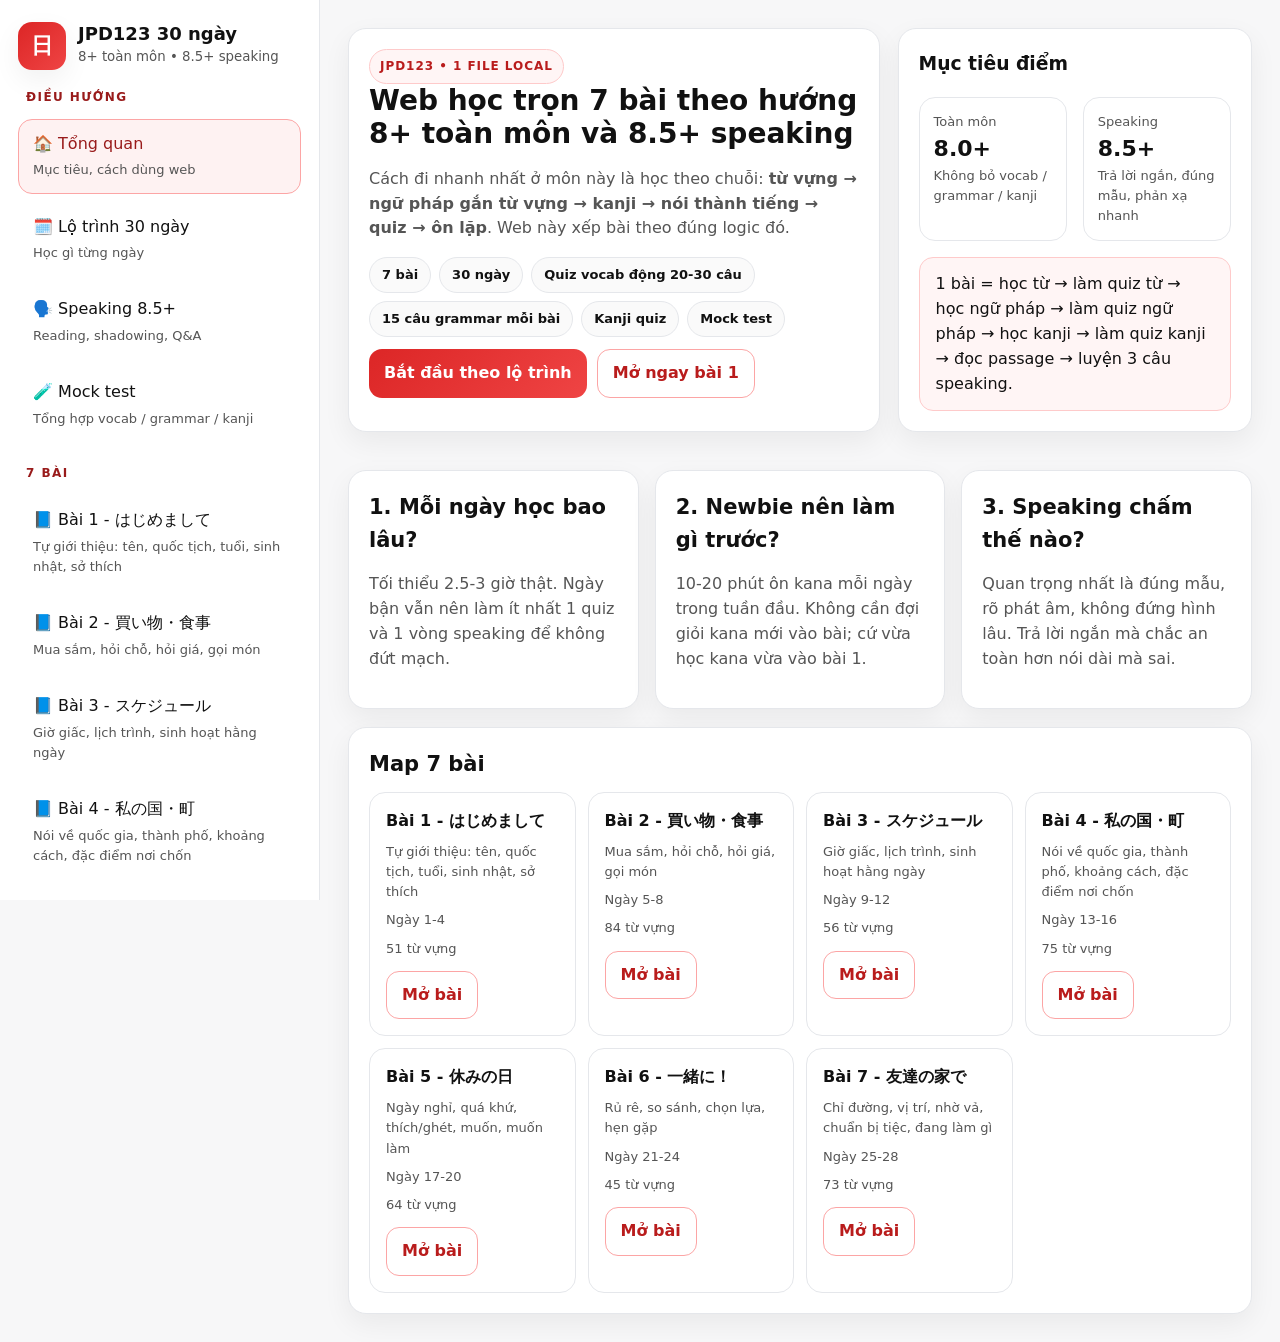
<file: backup(no_use)/JPG123_GỐC.html>
<!DOCTYPE html>
<html lang="vi">
<head>
  <meta charset="UTF-8" />
  <meta name="viewport" content="width=device-width, initial-scale=1.0" />
  <title>JPD123 - 30 ngày 8+ toàn môn & 8.5+ speaking</title>
  <style>
    :root{
      --bg:#f7f7f8;
      --panel:#ffffff;
      --line:#e5e7eb;
      --text:#111111;
      --muted:#555555;
      --accent:#dc2626;
      --accent-2:#ef4444;
      --shadow:0 10px 28px rgba(0,0,0,.06);
      --radius:18px;
    }
    *{box-sizing:border-box}
    html,body{
      margin:0;padding:0;background:var(--bg);color:var(--text);
      font:16px/1.55 Inter,system-ui,-apple-system,Segoe UI,Roboto,Arial,sans-serif
    }
    button,input,select,textarea{font:inherit}
    .jp{font-family:"Yu Gothic","Hiragino Sans","Noto Sans JP",sans-serif}
    .app{display:grid;grid-template-columns:320px 1fr;min-height:100vh}
    .sidebar{
      border-right:1px solid var(--line);
      background:#fff;
      position:sticky;top:0;align-self:start;height:100vh;
      padding:22px 18px 28px;overflow:auto
    }
    .brand{display:flex;gap:12px;align-items:center;margin-bottom:18px}
    .brand-badge{
      width:48px;height:48px;border-radius:14px;
      background:linear-gradient(135deg,var(--accent),var(--accent-2));
      display:grid;place-items:center;color:#fff;font-weight:900;font-size:22px;
      box-shadow:var(--shadow)
    }
    .brand h1{font-size:18px;line-height:1.2;margin:0}
    .brand small{color:var(--muted)}
    .section-title{
      margin:18px 8px 8px;
      font-size:12px;letter-spacing:.12em;text-transform:uppercase;
      color:#991b1b;font-weight:800
    }
    .nav-btn{
      width:100%;background:#fff;color:var(--text);border:1px solid transparent;
      border-radius:14px;padding:12px 14px;text-align:left;margin:4px 0;
      cursor:pointer;transition:.2s ease
    }
    .nav-btn:hover{background:#fef2f2;border-color:#fecaca}
    .nav-btn.active{background:#fef2f2;border-color:#fca5a5;color:#991b1b}
    .nav-sub{font-size:13px;color:var(--muted);margin-top:4px}
    .progress-box{margin-top:18px;padding:16px;border-radius:16px;background:#fff;border:1px solid var(--line)}
    .progress-bar{height:10px;border-radius:999px;background:#f1f5f9;overflow:hidden;border:1px solid var(--line)}
    .progress-bar>div{height:100%;background:linear-gradient(90deg,var(--accent),var(--accent-2));width:0%;transition:.3s ease}
    .main{padding:28px}
    .hero{display:grid;grid-template-columns:1.2fr .8fr;gap:18px;margin-bottom:20px}
    .card{
      background:#fff;border:1px solid var(--line);border-radius:var(--radius);
      box-shadow:var(--shadow);padding:20px
    }
    .page{display:flex;flex-direction:column;gap:18px}
    .hero h2,.page h2,.lesson-head h2{margin:0 0 8px;font-size:28px;line-height:1.2}
    .muted{color:var(--muted)}
    .tiny{font-size:13px;color:var(--muted)}
    .pill-row,.chips,.btn-row{display:flex;flex-wrap:wrap;gap:8px}
    .pill,.chip{
      display:inline-flex;align-items:center;padding:7px 12px;border-radius:999px;
      border:1px solid var(--line);background:#fafafa;color:#111;font-size:13px;font-weight:600
    }
    .btn-row{margin-top:12px;gap:10px}
    .grid-2{display:grid;grid-template-columns:1fr 1fr;gap:16px}
    .grid-3{display:grid;grid-template-columns:repeat(3,1fr);gap:16px}
    .grid-4{display:grid;grid-template-columns:repeat(4,1fr);gap:12px}
    .mini-stat{padding:14px;border:1px solid var(--line);border-radius:16px;background:#fff}
    .mini-stat strong{display:block;font-size:22px}
    .btn{
      border:none;cursor:pointer;padding:11px 15px;border-radius:13px;
      background:linear-gradient(135deg,#dc2626,#ef4444);color:#fff;font-weight:800;
      transition:transform .12s ease,opacity .2s ease
    }
    .btn:hover{transform:translateY(-1px)}
    .btn.secondary{background:#fff;color:#b91c1c;border:1px solid #fca5a5}
    .btn.good{background:linear-gradient(135deg,#dc2626,#ef4444);color:#fff}
    .btn.warn{background:linear-gradient(135deg,#ef4444,#f87171);color:#fff}
    .lesson-head{display:flex;justify-content:space-between;gap:16px;align-items:flex-start;flex-wrap:wrap}
    .tag{
      display:inline-flex;align-items:center;
      font-size:12px;font-weight:800;letter-spacing:.08em;text-transform:uppercase;
      color:#b91c1c;border:1px solid #fecaca;padding:7px 10px;border-radius:999px;background:#fff5f5
    }
    table{
      width:100%;border-collapse:collapse;overflow:hidden;border-radius:16px;
      border:1px solid var(--line);background:#fff
    }
    th,td{padding:12px 14px;border-bottom:1px solid var(--line);vertical-align:top}
    th{background:#fafafa;text-align:left;color:#111}
    tr:last-child td{border-bottom:none}
    .section-head{
      display:flex;justify-content:space-between;align-items:center;gap:12px;flex-wrap:wrap;margin-bottom:12px
    }
    .section-head h3{margin:0;font-size:21px}
    .note,.callout{
      padding:14px 16px;border-left:4px solid var(--accent);
      background:#fff5f5;border-radius:14px;color:#111
    }
    .callout{border-left:none;border:1px solid #fecaca}
    .grammar-card{
      border:1px solid var(--line);background:#fff;border-radius:16px;padding:16px;margin-bottom:12px
    }
    .grammar-card code{
      background:#fff5f5;border:1px solid #fecaca;border-radius:8px;padding:2px 8px;color:#b91c1c
    }
    .k-grid{display:grid;grid-template-columns:repeat(auto-fill,minmax(160px,1fr));gap:12px}
    .kanji-item{border:1px solid var(--line);border-radius:16px;padding:14px;background:#fff}
    .kanji-word{font-size:24px;font-weight:800}
    .quiz-wrap{
      border:1px solid #fecaca;border-radius:18px;background:#fff;padding:16px;margin-top:14px
    }
    .q-block{
      border:1px solid var(--line);background:#fafafa;padding:14px;border-radius:14px;margin-bottom:12px
    }
    .q-block:last-child{margin-bottom:0}
    .choice{
      display:block;padding:9px 11px;border-radius:12px;border:1px solid var(--line);
      background:#fff;margin-top:8px;cursor:pointer
    }
    .choice input{margin-right:8px}
    .score-box{
      padding:12px 14px;border-radius:14px;background:#fff5f5;border:1px solid #fecaca;margin-top:12px
    }
    .score-box.bad{background:#fef2f2;border-color:#fca5a5}
    .plan-day{border:1px solid var(--line);border-radius:16px;background:#fff;padding:16px}
    .plan-day h4{margin:0 0 8px}
    .plan-day ul{margin:0;padding-left:18px}
    .speaking-box{
      border:1px solid var(--line);border-radius:16px;padding:16px;background:#fff;margin-bottom:12px
    }
    .reading{
      padding:16px;border-radius:16px;background:#fafafa;border:1px solid var(--line);
      font-size:18px;line-height:1.9;color:#111
    }
    .ok{color:#15803d}.warn-text{color:#b45309}.danger-text{color:#b91c1c}
    .timer{
      padding:10px 14px;border-radius:12px;border:1px solid #fecaca;background:#fff5f5;
      font-weight:800;color:#991b1b
    }
    @media (max-width:1100px){
      .app{grid-template-columns:1fr}
      .sidebar{position:relative;height:auto;border-right:none;border-bottom:1px solid var(--line)}
      .hero,.grid-2,.grid-3,.grid-4{grid-template-columns:1fr}
    }
  </style>
</head>
<body>
  <div class="app">
    <aside class="sidebar">
      <div class="brand">
        <div class="brand-badge">日</div>
        <div>
          <h1>JPD123 30 ngày</h1>
          <small>8+ toàn môn • 8.5+ speaking</small>
        </div>
      </div>

      <div class="section-title">Điều hướng</div>
      <button class="nav-btn" data-view="home">🏠 Tổng quan<div class="nav-sub">Mục tiêu, cách dùng web</div></button>
      <button class="nav-btn" data-view="roadmap">🗓️ Lộ trình 30 ngày<div class="nav-sub">Học gì từng ngày</div></button>
      <button class="nav-btn" data-view="speaking">🗣️ Speaking 8.5+<div class="nav-sub">Reading, shadowing, Q&A</div></button>
      <button class="nav-btn" data-view="exam">🧪 Mock test<div class="nav-sub">Tổng hợp vocab / grammar / kanji</div></button>

      <div class="section-title">7 bài</div>
      <div id="lessonNav"></div>

      <div class="progress-box">
        <div class="tiny" style="margin-bottom:8px">Tiến độ cá nhân</div>
        <div class="progress-bar"><div id="progressFill"></div></div>
        <div id="progressText" class="tiny" style="margin-top:8px">0% hoàn thành</div>
        <div class="btn-row">
          <button class="btn secondary" id="resetProgressBtn">Reset tiến độ</button>
        </div>
      </div>
    </aside>

    <main class="main" id="main"></main>
  </div>

  <script>
    const LESSONS = [
      {
        id: 1,
        title: "Bài 1 - はじめまして",
        vnTitle: "Tự giới thiệu: tên, quốc tịch, tuổi, sinh nhật, sở thích",
        days: "Ngày 1-4",
        objective: "Dùng được các mẫu tự giới thiệu cơ bản, trả lời được câu hỏi về tên, quốc gia, ngày sinh, tuổi và sở thích.",
        katakana: [
          { word: "スポーツ", note: "trường âm ー" },
          { word: "サッカー", note: "âm ngắt ッ" },
          { word: "テニス", note: "katakana cơ bản" },
          { word: "ブラジル", note: "âm ngoại lai" }
        ],
        vocab: [],
        grammar: [
          { pattern: "N1 は N2 です", use: "Giới thiệu / khẳng định", example: "わたしはベトナム人です。", vocabLink: "Gắn với 国, 学生, 大学生." },
          { pattern: "N1 は N2 ですか", use: "Hỏi xác nhận", example: "ミンさんは学生ですか。", vocabLink: "Gắn với 学生, 日本人." },
          { pattern: "N は どちら / いつ / 何ですか", use: "Hỏi quốc gia, sinh nhật, sở thích", example: "お国はどちらですか。誕生日はいつですか。趣味は何ですか。", vocabLink: "Gắn với 国, 誕生日, 趣味." },
          { pattern: "N1 の N2", use: "Sở hữu / bổ nghĩa", example: "わたしの誕生日は五月四日です。", vocabLink: "Gắn với 名前, 趣味." },
          { pattern: "N1 と N2", use: "Liệt kê 2 danh từ", example: "趣味は音楽と旅行です。", vocabLink: "Gắn với sở thích." },
          { pattern: "N も", use: "Cũng", example: "わたしの趣味も料理です。", vocabLink: "Làm câu tự nhiên hơn." }
        ],
        kanji: [
          { word: "私", reading: "わたし", meaning: "tôi" },
          { word: "人", reading: "ひと / じん", meaning: "người" },
          { word: "才", reading: "さい", meaning: "tuổi" },
          { word: "学校", reading: "がっこう", meaning: "trường học" },
          { word: "大学", reading: "だいがく", meaning: "đại học" },
          { word: "大学生", reading: "だいがくせい", meaning: "sinh viên đại học" },
          { word: "日本", reading: "にほん", meaning: "Nhật Bản" },
          { word: "日本語", reading: "にほんご", meaning: "tiếng Nhật" },
          { word: "日本人", reading: "にほんじん", meaning: "người Nhật" },
          { word: "名前", reading: "なまえ", meaning: "tên" },
          { word: "国", reading: "くに", meaning: "quốc gia" }
        ],
        reading: "はじめまして。わたしはミンです。ベトナム人です。大学生です。日本語を勉強しています。誕生日は五月四日です。趣味は音楽と旅行です。スポーツも好きです。サッカーはあまり上手じゃありませんが、見るのは好きです。",
        speaking: [
          { q: "お名前は何ですか。", a: "わたしの名前は ___ です。" },
          { q: "お国はどちらですか。", a: "ベトナムです。" },
          { q: "趣味は何ですか。", a: "趣味は 音楽 と 読書 です。" }
        ]
      },
      {
        id: 2,
        title: "Bài 2 - 買い物・食事",
        vnTitle: "Mua sắm, hỏi chỗ, hỏi giá, gọi món",
        days: "Ngày 5-8",
        objective: "Xử lý được các mẫu hỏi địa điểm, hỏi giá, gọi món.",
        katakana: [
          { word: "スーパー", note: "trường âm ー" },
          { word: "レストラン", note: "katakana dài" },
          { word: "エレベーター", note: "trường âm ー" },
          { word: "Tシャツ", note: "chữ cái Latin + katakana" }
        ],
        vocab: [],
        grammar: [
          { pattern: "これ / それ / あれ", use: "Chỉ đồ vật", example: "これは10,000円です。", vocabLink: "Gắn với かばん, 時計." },
          { pattern: "この / その / あの + N", use: "Chỉ danh từ cụ thể", example: "あのTシャツは3,000円です。", vocabLink: "Gắn với đồ mua sắm." },
          { pattern: "ここ / そこ / あそこ / どこ", use: "Hỏi địa điểm", example: "トイレはどこですか。― あそこです。", vocabLink: "Cực hay ra speaking." },
          { pattern: "N を（〜つ）ください", use: "Gọi món / mua đồ", example: "カレーを一つください。", vocabLink: "Gắn với カレー, スープ." },
          { pattern: "これは いくらですか", use: "Hỏi giá", example: "このかばんはいくらですか。", vocabLink: "Gắn với Tシャツ, かばん." },
          { pattern: "何の N / どこの N / 誰の N", use: "Hỏi loại / xuất xứ / chủ sở hữu", example: "これは何のカレーですか。", vocabLink: "Hay ra hỏi đáp." },
          { pattern: "〜で 何ですか", use: "Hỏi bằng ngôn ngữ", example: "『ぶたにく』は英語で何ですか。", vocabLink: "Gắn với 英語 / 日本語." }
        ],
        kanji: [
          { word: "一円", reading: "いちえん", meaning: "1 yên" },
          { word: "百円", reading: "ひゃくえん", meaning: "100 yên" },
          { word: "千円", reading: "せんえん", meaning: "1000 yên" },
          { word: "一万円", reading: "いちまんえん", meaning: "10,000 yên" },
          { word: "一月", reading: "いちがつ", meaning: "tháng 1" },
          { word: "三月", reading: "さんがつ", meaning: "tháng 3" },
          { word: "五月", reading: "ごがつ", meaning: "tháng 5" },
          { word: "七月", reading: "しちがつ", meaning: "tháng 7" },
          { word: "八月", reading: "はちがつ", meaning: "tháng 8" },
          { word: "十月", reading: "じゅうがつ", meaning: "tháng 10" },
          { word: "十一月", reading: "じゅういちがつ", meaning: "tháng 11" },
          { word: "十二月", reading: "じゅうにがつ", meaning: "tháng 12" },
          { word: "二人", reading: "ふたり", meaning: "2 người" },
          { word: "九人", reading: "きゅうにん", meaning: "9 người" }
        ],
        reading: "きょう、スーパーへ行きました。レジの近くでTシャツを見ました。あのTシャツはきれいでした。店員さんに『これはいくらですか』と聞きました。三千円でした。それからレストランでカレーとスープを注文しました。コーヒーも飲みました。",
        speaking: [
          { q: "トイレはどこですか。", a: "あそこです。/ こちらです。" },
          { q: "このTシャツはいくらですか。", a: "三千円です。" },
          { q: "これは何の料理ですか。", a: "豚肉の料理です。" }
        ]
      },
      {
        id: 3,
        title: "Bài 3 - スケジュール",
        vnTitle: "Giờ giấc, lịch trình, sinh hoạt hằng ngày",
        days: "Ngày 9-12",
        objective: "Nắm vững giờ, ngày trong tuần, lịch hàng ngày và mẫu từ ... đến ....",
        katakana: [
          { word: "スケジュール", note: "ngoại lai dài" },
          { word: "アルバイト", note: "katakana dài" },
          { word: "バーベキュー", note: "âm ghép + trường âm" },
          { word: "ホームステイ", note: "trường âm" }
        ],
        vocab: [],
        grammar: [
          { pattern: "Vます / Vません", use: "Hoạt động hiện tại / thói quen", example: "毎日、朝ご飯を食べます。", vocabLink: "Gắn với 起きます, 寝ます." },
          { pattern: "N へ Vます", use: "Đi đâu", example: "日曜日、図書館へ行きます。", vocabLink: "Gắn với 図書館, 公園." },
          { pattern: "N を Vます", use: "Tân ngữ trực tiếp", example: "日本語を勉強します。", vocabLink: "Gắn với 朝ご飯, 日本語." },
          { pattern: "N に Vます", use: "Mốc thời gian", example: "六時に起きます。", vocabLink: "Cực quan trọng cho bài 3." },
          { pattern: "N で Vます", use: "Nơi diễn ra hành động / phương tiện", example: "北海道でスキーをします。", vocabLink: "Hay tái dùng về sau." },
          { pattern: "〜から 〜まで", use: "Từ ... đến ...", example: "郵便局は午前九時から午後五時までです。", vocabLink: "Câu điểm cao." },
          { pattern: "N や N など", use: "Liệt kê mở", example: "朝、パンやサラダなどを食べます。", vocabLink: "Câu tự nhiên hơn." }
        ],
        kanji: [
          { word: "何", reading: "なに / なん", meaning: "cái gì" },
          { word: "月曜日", reading: "げつようび", meaning: "thứ hai" },
          { word: "火曜日", reading: "かようび", meaning: "thứ ba" },
          { word: "水曜日", reading: "すいようび", meaning: "thứ tư" },
          { word: "木曜日", reading: "もくようび", meaning: "thứ năm" },
          { word: "金曜日", reading: "きんようび", meaning: "thứ sáu" },
          { word: "土曜日", reading: "どようび", meaning: "thứ bảy" },
          { word: "日曜日", reading: "にちようび", meaning: "chủ nhật" },
          { word: "二時", reading: "にじ", meaning: "2 giờ" },
          { word: "四時", reading: "よじ", meaning: "4 giờ" },
          { word: "七時", reading: "しちじ", meaning: "7 giờ" },
          { word: "九時", reading: "くじ", meaning: "9 giờ" },
          { word: "十分", reading: "じゅっぷん", meaning: "10 phút" },
          { word: "時間", reading: "じかん", meaning: "thời gian/tiếng" }
        ],
        reading: "わたしは毎日六時に起きます。午前七時に朝ご飯を食べます。八時から授業があります。午後、図書館で日本語を勉強します。日曜日は公園へ行きます。ときどきアルバイトもします。ホームステイの友だちとバーベキューをすることもあります。",
        speaking: [
          { q: "図書館は何時から何時までですか。", a: "午前九時から午後五時までです。" },
          { q: "毎日、何時に起きますか。", a: "毎日、六時に起きます。" },
          { q: "日曜日にどこへ行きますか。", a: "公園へ行きます。" }
        ]
      },
      {
        id: 4,
        title: "Bài 4 - 私の国・町",
        vnTitle: "Nói về quốc gia, thành phố, khoảng cách, đặc điểm nơi chốn",
        days: "Ngày 13-16",
        objective: "Diễn tả được quê hương/quốc gia/thành phố, hỏi khoảng cách và mô tả nơi chốn.",
        katakana: [
          { word: "チョコレート", note: "katakana dài" },
          { word: "ビル", note: "katakana đơn" },
          { word: "メロン", note: "katakana đơn" },
          { word: "ツアー", note: "trường âm" }
        ],
        vocab: [],
        grammar: [
          { pattern: "N は A です / くないです / じゃありません", use: "Nói đặc điểm nơi chốn", example: "わたしの町はきれいです。", vocabLink: "Gắn với きれい, 静か, にぎやか." },
          { pattern: "A + N / ナA + な + N", use: "Bổ nghĩa danh từ", example: "きれいなところです。", vocabLink: "Cực hay dùng khi speaking." },
          { pattern: "N に N があります", use: "Nói nơi có gì", example: "町にきれいな川があります。", vocabLink: "Gắn với 山, 川, 温泉." },
          { pattern: "N は N の 東/西/南/北/真ん中です", use: "Nói vị trí", example: "沖縄は日本の南です。", vocabLink: "Rất quan trọng." },
          { pattern: "〜から〜までどのくらいですか", use: "Hỏi khoảng cách / thời lượng", example: "東京から箱根までどのくらいですか。", vocabLink: "Speaking trọng điểm." },
          { pattern: "N で", use: "Bằng phương tiện", example: "電車で三十分です。", vocabLink: "Gắn với 車, 電車, 飛行機." },
          { pattern: "どんな N ですか", use: "Hỏi nơi chốn thế nào", example: "アユタヤはどんなところですか。", vocabLink: "Câu mẫu speaking." },
          { pattern: "そして / が", use: "Nối ý / đối lập nhẹ", example: "この町はきれいです。そして、にぎやかです。", vocabLink: "Giúp câu không quá ngắn." }
        ],
        kanji: [
          { word: "東", reading: "ひがし / とう", meaning: "đông" },
          { word: "市", reading: "し", meaning: "thành phố / thị" },
          { word: "前日", reading: "ぜんじつ", meaning: "ngày hôm trước" },
          { word: "午前", reading: "ごぜん", meaning: "buổi sáng" },
          { word: "外国", reading: "がいこく", meaning: "nước ngoài" },
          { word: "区", reading: "く", meaning: "quận/khu" },
          { word: "国", reading: "くに / こく", meaning: "nước" },
          { word: "東京", reading: "とうきょう", meaning: "Tokyo" },
          { word: "女の人", reading: "おんなのひと", meaning: "người phụ nữ" },
          { word: "男の人", reading: "おとこのひと", meaning: "người đàn ông" },
          { word: "男女", reading: "だんじょ", meaning: "nam nữ" }
        ],
        reading: "わたしの町はベトナムの北です。にぎやかで、きれいなところです。町の近くに山と川があります。駅まで十分くらいです。ハノイからホーチミンまで飛行機で二時間くらいです。チョコレートやメロンもおいしいです。",
        speaking: [
          { q: "ハノイからホーチミンまでどのくらいですか。", a: "飛行機で二時間くらいです。" },
          { q: "あなたの町はどんなところですか。", a: "きれいで、にぎやかなところです。" },
          { q: "あなたの国に何がありますか。", a: "きれいな山や川があります。" }
        ]
      },
      {
        id: 5,
        title: "Bài 5 - 休みの日",
        vnTitle: "Ngày nghỉ, quá khứ, thích/ghét, muốn, muốn làm",
        days: "Ngày 17-20",
        objective: "Nói được việc đã làm vào ngày nghỉ, cảm nhận sau hoạt động, điều mình thích/muốn.",
        katakana: [
          { word: "アニメ", note: "katakana ngắn" },
          { word: "パソコン", note: "ngoại lai cơ bản" },
          { word: "インターネット", note: "katakana dài" },
          { word: "テスト", note: "katakana cơ bản" }
        ],
        vocab: [],
        grammar: [
          { pattern: "Vました / Vませんでした", use: "Quá khứ động từ", example: "昨日、勉強しました。", vocabLink: "Nói việc đã làm." },
          { pattern: "イAかったです / ナAでした", use: "Quá khứ tính từ", example: "旅行は楽しかったです。", vocabLink: "Câu speaking rất hay dùng." },
          { pattern: "N が 好きです / 嫌いです", use: "Nói thích/ghét", example: "日本のアニメが好きです。", vocabLink: "Gắn với アニメ, 音楽." },
          { pattern: "N が ほしいです", use: "Muốn có", example: "パソコンがほしいです。", vocabLink: "Speaking cá nhân." },
          { pattern: "Vたいです", use: "Muốn làm gì", example: "北海道へ行きたいです。", vocabLink: "Gắn với động từ." },
          { pattern: "N へ Vます-に行きます", use: "Đi đâu để làm gì", example: "渋谷へ買い物に行きます。", vocabLink: "Rất quan trọng." },
          { pattern: "どこかへ / どこへも", use: "Có đi đâu không / không đi đâu cả", example: "どこへも行きませんでした。", vocabLink: "Hay gặp trong hỏi đáp." },
          { pattern: "どうして ... から", use: "Hỏi/nói lý do", example: "忙しかったですから、何も食べませんでした。", vocabLink: "Giúp câu có lý do." },
          { pattern: "それから / N と Vます", use: "Nối mạch kể chuyện", example: "映画を見ました。それから、食事をしました。", vocabLink: "Giúp kể chuyện mượt." }
        ],
        kanji: [
          { word: "先生", reading: "せんせい", meaning: "giáo viên" },
          { word: "買い物", reading: "かいもの", meaning: "mua sắm" },
          { word: "見学", reading: "けんがく", meaning: "tham quan học tập" },
          { word: "午後", reading: "ごご", meaning: "buổi chiều" },
          { word: "午前", reading: "ごぜん", meaning: "buổi sáng" },
          { word: "先週", reading: "せんしゅう", meaning: "tuần trước" },
          { word: "食事", reading: "しょくじ", meaning: "bữa ăn" },
          { word: "先月", reading: "せんげつ", meaning: "tháng trước" },
          { word: "先日", reading: "せんじつ", meaning: "hôm trước" },
          { word: "飲み物", reading: "のみもの", meaning: "đồ uống" },
          { word: "毎日", reading: "まいにち", meaning: "mỗi ngày" },
          { word: "毎週", reading: "まいしゅう", meaning: "mỗi tuần" },
          { word: "毎月", reading: "まいつき / まいげつ", meaning: "mỗi tháng" },
          { word: "毎年", reading: "まいとし / まいねん", meaning: "mỗi năm" },
          { word: "休日", reading: "きゅうじつ", meaning: "ngày nghỉ" }
        ],
        reading: "先週の土曜日、友だちと公園へ行きました。天気がよかったですから、写真をたくさん撮りました。それから、レストランで食事をしました。食べ物はおいしかったです。夜はアニメを見ました。とても楽しかったです。",
        speaking: [
          { q: "きのう、どこかへ行きましたか。", a: "はい、公園へ行きました。/ いいえ、どこへも行きませんでした。" },
          { q: "旅行はどうでしたか。", a: "とても楽しかったです。" },
          { q: "何がほしいですか。", a: "新しいパソコンがほしいです。" }
        ]
      },
      {
        id: 6,
        title: "Bài 6 - 一緒に！",
        vnTitle: "Rủ rê, so sánh, chọn lựa, hẹn gặp",
        days: "Ngày 21-24",
        objective: "Rủ được bạn, so sánh được 2 lựa chọn, hẹn thời gian/địa điểm.",
        katakana: [
          { word: "カラオケ", note: "katakana cơ bản" },
          { word: "コンサート", note: "trường âm ー" },
          { word: "チケット", note: "âm ngắt nhỏ" },
          { word: "ジャズ", note: "âm ngoại lai" }
        ],
        vocab: [],
        grammar: [
          { pattern: "Vませんか / Vましょう", use: "Rủ rê / cùng làm", example: "今晩、ご飯を食べに行きませんか。", vocabLink: "Cực kỳ quan trọng." },
          { pattern: "N があります / Nで Nがあります", use: "Có lịch hẹn / sự kiện", example: "明日、約束があります。", vocabLink: "Gắn với 約束, 試合, コンサート." },
          { pattern: "N が（〜枚）あります", use: "Có số lượng vật", example: "映画のチケットが二枚あります。", vocabLink: "Hay đi với lời rủ." },
          { pattern: "Nで Nがいちばん Aです", use: "Cái gì nhất trong một nhóm", example: "スポーツで野球がいちばんおもしろいです。", vocabLink: "Hay ra sở thích." },
          { pattern: "N1 は N2 より Aです", use: "So sánh hơn", example: "七月は八月より雨が多いです。", vocabLink: "Gắn với thời tiết / mùa." },
          { pattern: "N1 と N2 と どちらが Aですか / N のほうが Aです", use: "So sánh 2 lựa chọn", example: "夏と冬とどちらが好きですか。", vocabLink: "Speaking trọng điểm." },
          { pattern: "もう Vましたか。― はい、Vました / いいえ、まだです", use: "Hỏi đã làm chưa", example: "もう行きましたか。", vocabLink: "Phản xạ hội thoại." },
          { pattern: "N はどうですか / 〜ね / 〜よ", use: "Gợi ý, xác nhận, nhấn thông tin", example: "おすしはどうですか。", vocabLink: "Câu tự nhiên hơn." }
        ],
        kanji: [
          { word: "今週", reading: "こんしゅう", meaning: "tuần này" },
          { word: "来年", reading: "らいねん", meaning: "năm sau" },
          { word: "来月", reading: "らいげつ", meaning: "tháng sau" },
          { word: "来週", reading: "らいしゅう", meaning: "tuần sau" },
          { word: "読書", reading: "どくしょ", meaning: "đọc sách" },
          { word: "辞書", reading: "じしょ", meaning: "từ điển" },
          { word: "電話", reading: "でんわ", meaning: "điện thoại" },
          { word: "今年", reading: "ことし", meaning: "năm nay" },
          { word: "今日", reading: "きょう", meaning: "hôm nay" },
          { word: "言語", reading: "げんご", meaning: "ngôn ngữ" },
          { word: "言葉", reading: "ことば", meaning: "từ/ngôn ngữ" },
          { word: "今月", reading: "こんげつ", meaning: "tháng này" },
          { word: "帰国", reading: "きこく", meaning: "về nước" },
          { word: "会社", reading: "かいしゃ", meaning: "công ty" },
          { word: "新聞", reading: "しんぶん", meaning: "báo" },
          { word: "会話", reading: "かいわ", meaning: "hội thoại" }
        ],
        reading: "来週、友だちとコンサートへ行きます。チケットが二枚あります。今月は忙しいですが、土曜日の夜は大丈夫です。映画館もいいですが、わたしはジャズのコンサートのほうが好きです。五時に駅で会いましょう。楽しみですね。",
        speaking: [
          { q: "今晩、一緒にご飯を食べに行きませんか。", a: "いいですね。行きましょう。/ すみません、今日はちょっと……。" },
          { q: "夏と冬とどちらが好きですか。", a: "夏のほうが好きです。" },
          { q: "もうその映画を見ましたか。", a: "はい、見ました。/ いいえ、まだです。" }
        ]
      },
      {
        id: 7,
        title: "Bài 7 - 友達の家で",
        vnTitle: "Chỉ đường, vị trí, nhờ vả, chuẩn bị tiệc, đang làm gì",
        days: "Ngày 25-28",
        objective: "Nói được vị trí đồ vật/người, xin chỉ đường, nhờ người khác làm gì, tự đề nghị giúp.",
        katakana: [
          { word: "アパート", note: "trường âm ー" },
          { word: "ポスト", note: "katakana cơ bản" },
          { word: "スプーン", note: "trường âm ー" },
          { word: "ギター", note: "trường âm ー" }
        ],
        vocab: [],
        grammar: [
          { pattern: "N は 場所 に います / あります", use: "Nói người/vật ở đâu", example: "わたしは本屋にいます。", vocabLink: "Cực quan trọng cho vị trí." },
          { pattern: "場所 に N が います / あります", use: "Nói ở đâu có ai/có gì", example: "銀行の前に本屋があります。", vocabLink: "Chỉ đường." },
          { pattern: "Vてください", use: "Nhờ / hướng dẫn", example: "かばんを取ってください。", vocabLink: "Bài 7 phải phản xạ được." },
          { pattern: "Vています", use: "Đang làm gì", example: "電話をかけています。", vocabLink: "Tả tranh speaking." },
          { pattern: "Vましょうか", use: "Đề nghị giúp", example: "手伝いましょうか。", vocabLink: "Điểm cộng tự nhiên." },
          { pattern: "（Nの）V方を教えてください", use: "Xin hướng dẫn cách làm", example: "料理の作り方を教えてください。", vocabLink: "Gắn với nấu ăn / làm việc." },
          { pattern: "まだ / もう", use: "Còn chưa / đã rồi", example: "サラダはまだありますか。― いいえ、もうありません。", vocabLink: "Rất hay gặp." },
          { pattern: "誰が / どのN / どれ / NでV", use: "Hỏi ai làm; chọn đồ; công cụ", example: "誰が作りましたか。塩はどれですか。", vocabLink: "Phủ rộng câu hỏi." }
        ],
        kanji: [
          { word: "牛肉", reading: "ぎゅうにく", meaning: "thịt bò" },
          { word: "一時半", reading: "いちじはん", meaning: "1 giờ rưỡi" },
          { word: "大学", reading: "だいがく", meaning: "đại học" },
          { word: "小学生", reading: "しょうがくせい", meaning: "học sinh tiểu học" },
          { word: "大学生", reading: "だいがくせい", meaning: "sinh viên đại học" },
          { word: "小学校", reading: "しょうがっこう", meaning: "trường tiểu học" },
          { word: "大会", reading: "たいかい", meaning: "đại hội/giải đấu" },
          { word: "大人", reading: "おとな", meaning: "người lớn" },
          { word: "鶏肉", reading: "とりにく", meaning: "thịt gà" },
          { word: "野菜", reading: "やさい", meaning: "rau" },
          { word: "半年", reading: "はんとし / はんねん", meaning: "nửa năm" },
          { word: "豚肉", reading: "ぶたにく", meaning: "thịt heo" },
          { word: "半分", reading: "はんぶん", meaning: "một nửa" },
          { word: "料金", reading: "りょうきん", meaning: "phí" },
          { word: "料理", reading: "りょうり", meaning: "món ăn/nấu ăn" }
        ],
        reading: "きょう、友だちのアパートへ行きました。でも、道がわかりませんでした。駅で電話をかけて、『いま、交番の前にいます』と言いました。友だちは『そこからまっすぐ来てください。ポストの横にわたしがいます』と言いました。家でピザを食べて、ギターを聞きました。",
        speaking: [
          { q: "あなたは今どこにいますか。", a: "わたしは本屋の前にいます。" },
          { q: "バス停はどこにありますか。", a: "コンビニの前にあります。" },
          { q: "手伝いましょうか。", a: "はい、お願いします。/ ありがとうございます。" }
        ]
      }
    ];

    const VOCAB_FULL = {
      1: [
        ["私","tôi","わたし"],["（お）名前","tên","なまえ"],["（お）国","nước","くに"],["日本","Nhật Bản","にほん"],
        ["アメリカ","Mỹ"],["イタリア","Ý"],["オーストラリア","Úc"],["韓国","Hàn Quốc","かんこく"],
        ["タイ","Thái Lan"],["中国","Trung Quốc","ちゅうごく"],["ロシア","Nga"],["高校","trung học phổ thông","こうこう"],
        ["大学","đại học","だいがく"],["日本語学校","trường tiếng Nhật","にほんごがっこう"],["（お）仕事","công việc","しごと"],
        ["学生","học sinh / sinh viên","がくせい"],["先生","giáo viên","せんせい"],["教師","giáo viên","きょうし"],
        ["会社員","nhân viên công ty","かいしゃいん"],["社員","nhân viên công ty","しゃいん"],["～さん","anh/chị ~"],
        ["～人","người ~","じん"],["どちら","nào / ở đâu"],["はじめまして","rất hân hạnh gặp lần đầu"],
        ["（どうぞ）よろしくお願いします","rất mong được giúp đỡ","よろしくおねがいします"],["こちらこそ","chính tôi cũng vậy"],
        ["あのう","à... / ừm..."],["すみません","xin lỗi"],["そうですか","thế à"],["はい","vâng"],["いいえ","không"],
        ["誕生日","sinh nhật","たんじょうび"],["ブラジル","Brazil"],["～月","tháng ~","がつ"],["～日","ngày ~","にち"],
        ["～歳","~ tuổi","さい"],["いつ","khi nào"],["趣味","sở thích","しゅみ"],["スポーツ","thể thao"],["サッカー","bóng đá"],
        ["テニス","quần vợt"],["水泳","bơi","すいえい"],["映画","điện ảnh / phim","えいが"],["音楽","âm nhạc","おんがく"],
        ["読書","đọc sách","どくしょ"],["旅行","du lịch","りょこう"],["料理","nấu ăn","りょうり"],["何","gì / cái gì","なに・なん"],
        ["あ（っ）","a / à"],["わあ","ôi"],["同じですね","giống nhau nhỉ","おなじですね"]
      ],
      2: [
        ["おいしい","ngon"],["ここ／こちら","chỗ này"],["そこ／そちら","chỗ đấy"],["あそこ／あちら","chỗ kia"],["インフォメーション","thông tin"],
        ["ＡＴＭ","máy rút tiền"],["エスカレーター","cầu thang cuốn"],["エレベーター","thang máy"],["喫煙所","chỗ hút thuốc","きつえんじょ"],["トイレ","toilet"],
        ["レジ","quầy tính tiền"],["喫茶店","quán trà / cà phê","きっさてん"],["スーパー","siêu thị"],["100円ショップ","cửa hàng 100 yên","ひゃくえんショップ"],
        ["レストラン","nhà hàng"],["地下","dưới lòng đất","ちか"],["カメラ","máy ảnh"],["携帯電話","điện thoại cầm tay","けいたいでんわ"],
        ["電子辞書","từ điển điện tử","でんしじしょ"],["パソコン","máy vi tính"],["靴","giày","くつ"],["消しゴム","tẩy","けしゴム"],["ペン","bút"],
        ["トイレットペーパー","giấy vệ sinh"],["本","sách","ほん"],["油","dầu","あぶら"],["ケーキ","bánh ngọt"],["米","gạo","こめ"],["卵","trứng","たまご"],
        ["パン","bánh mì"],["水","nước","みず"],["店員","người bán hàng","てんいん"],["～階","tầng ~","かい"],["～屋","cửa hàng ~","や"],["どこ","ở đâu"],
        ["いらっしゃいませ","xin chào quý khách"],["（どうも）ありがとうございます","xin cảm ơn"],["これ","cái này"],["それ","cái đó"],["あれ","cái kia"],
        ["この","này"],["その","đó"],["あの","kia"],["かばん","túi / cặp"],["ズボン","quần"],["Ｔシャツ","áo phông"],["時計","đồng hồ","とけい"],
        ["～円","~ yên","えん"],["いくら","bao nhiêu tiền"],["じゃ","thế thì"],["魚","cá","さかな"],["肉","thịt","にく"],["牛肉","thịt bò","ぎゅうにく"],
        ["鶏肉","thịt gà","とりにく"],["豚肉","thịt lợn","ぶたにく"],["野菜","rau","やさい"],["イチゴ","dâu tây"],["リンゴ","táo"],["料理","món ăn","りょうり"],
        ["カレー","cà ri"],["スープ","súp"],["とんかつ","thịt heo chiên xù"],["ハンバーグ","thịt băm rán"],["ご飯","cơm","ごはん"],["ライス","cơm / rice"],
        ["ジュース","nước hoa quả"],["コーヒー","cà phê"],["紅茶","trà đen","こうちゃ"],["（お）茶","trà xanh","ちゃ"],["ビール","bia"],["ワイン","rượu vang"],
        ["インド","Ấn Độ"],["ドイツ","Đức"],["フランス","Pháp"],["財布","ví","さいふ"],["英語","tiếng Anh","えいご"],["～語","tiếng ~","ご"],["～つ","~ cái"],
        ["誰","ai","だれ"],["注文をお願いします","cho tôi gọi món","ちゅうもんをおねがいします"],["どうぞ","xin mời"],["こちらへどうぞ","xin mời đến đây"],
        ["メニュー","thực đơn"],["少々お待ちください","xin đợi một chút","しょうしょうおまちください"]
      ],
      3: [
        ["週末","cuối tuần","しゅうまつ"],["今","bây giờ","いま"],["午前","buổi sáng","ごぜん"],["午後","buổi chiều","ごご"],["昼","buổi trưa","ひる"],
        ["銀行","ngân hàng","ぎんこう"],["体育館","nhà thi đấu","たいいくかん"],["図書館","thư viện","としょかん"],["病院","bệnh viện","びょういん"],["郵便局","bưu điện","ゆうびんきょく"],
        ["授業","giờ học","じゅぎょう"],["テスト","bài kiểm tra"],["休み","giờ nghỉ / nghỉ","やすみ"],["時間","thời gian","じかん"],["～時","~ giờ","じ"],
        ["～分","~ phút","ふん・ぷん"],["～時半","~ giờ rưỡi","じはん"],["～曜日","thứ ~","ようび"],["スケジュール","lịch trình"],["アルバイト","việc làm thêm"],
        ["スキー","trượt tuyết"],["パーティー","bữa tiệc"],["バーベキュー","tiệc thịt nướng"],["花火","pháo hoa","はなび"],["（お）花見","ngắm hoa","はなみ"],
        ["ホームステイ","ở homestay"],["（お）祭り","lễ hội","まつり"],["海","biển","うみ"],["公園","công viên","こうえん"],["桜","hoa anh đào","さくら"],
        ["（お）酒","rượu","さけ"],["（お）すし","sushi"],["バス","xe buýt"],["（お）弁当","cơm hộp","べんとう"],["留学生","lưu học sinh","りゅうがくせい"],
        ["１年","năm thứ nhất","いちねん"],["春","mùa xuân","はる"],["夏","mùa hè","なつ"],["秋","mùa thu","あき"],["冬","mùa đông","ふゆ"],
        ["ゴールデンウィーク","Tuần lễ vàng"],["何","gì","なに・なん"],["行きます","đi","いきます"],["帰ります","về","かえります"],["飲みます","uống","のみます"],
        ["食べます","ăn","たべます"],["見ます","xem","みます"],["します","làm"],["いいですね","hay nhỉ / thích nhỉ"],["聞きます","nghe / hỏi","ききます"],
        ["働きます","làm việc","はたらきます"],["読みます","đọc","よみます"],["起きます","thức dậy","おきます"],["寝ます","ngủ","ねます"],
        ["勉強します","học","べんきょうします"],["来ます","đến","きます"]
      ],
      4: [
        ["チョコレート","sô-cô-la"],["美術館","bảo tàng mỹ thuật","びじゅつかん"],["皆さん","các bạn / quý vị","みなさん"],["いろいろ（な）","nhiều / đa dạng"],
        ["～から来ました","đến từ ~","からきました"],["ぜひ来てください","rất mong anh/chị đến","ぜひきてください"],["北","bắc","きた"],["南","nam","みなみ"],["東","đông","ひがし"],
        ["西","tây","にし"],["真ん中","giữa","まんなか"],["車","xe ô tô","くるま"],["新幹線","tàu cao tốc","しんかんせん"],["電車","tàu điện","でんしゃ"],
        ["飛行機","máy bay","ひこうき"],["駅","nhà ga","えき"],["町","thành phố / khu phố","まち"],["～時間","~ tiếng","じかん"],["～時間半","~ tiếng rưỡi","じかんはん"],
        ["～分","~ phút","ふん・ぷん"],["歩いて","đi bộ","あるいて"],["～くらい","khoảng ~"],["どのくらい","khoảng bao nhiêu"],["温泉","suối nước nóng","おんせん"],
        ["川","sông","かわ"],["山","núi","やま"],["教会","nhà thờ","きょうかい"],["（お）城","lâu đài","しろ"],["神社","đền thần đạo","じんじゃ"],["（お）寺","chùa","てら"],
        ["ビル","tòa nhà"],["ところ","chỗ / nơi"],["人","người","ひと"],["緑","màu xanh lá","みどり"],["あります","có"],["新しい","mới","あたらしい"],["古い","cũ","ふるい"],
        ["いい","tốt / được"],["（～が）多い","nhiều","おおい"],["（～が）少ない","ít","すくない"],["大きい","to","おおきい"],["小さい","nhỏ","ちいさい"],["高い","cao","たかい"],
        ["低い","thấp","ひくい"],["きれい（な）","đẹp / sạch"],["静か（な）","yên tĩnh","しずか"],["にぎやか（な）","nhộn nhịp"],["有名（な）","nổi tiếng","ゆうめい"],["どんな","như thế nào"],
        ["そして","và"],["雨","mưa","あめ"],["雪","tuyết","ゆき"],["日","ngày","ひ"],["メロン","dưa lưới"],["暖かい","ấm","あたたかい"],["涼しい","mát","すずしい"],["暑い","nóng","あつい"],
        ["寒い","lạnh","さむい"],["天気がいい","trời đẹp","てんきがいい"],["天気が悪い","trời xấu","てんきがわるい"],["温かい","ấm","あたたかい"],["熱い","nóng","あつい"],["冷たい","lạnh","つめたい"],
        ["おいしい","ngon"],["甘い","ngọt","あまい"],["辛い","cay","からい"],["苦い","đắng","にがい"],["すっぱい","chua"],["一年中","quanh năm","いちねんじゅう"],["あまり","không ~ lắm"],
        ["少し","ít / hơi","すこし"],["とても","rất"],["どう","thế nào"],["そうですね","đúng thế / ừ nhỉ"],["たくさん","nhiều"]
      ],
      5: [
        ["近く","gần","ちかく"],["１日","một ngày","いちにち"],["また","lại"],["今日","hôm nay","きょう"],["明日","ngày mai","あした"],["あさって","ngày kia"],
        ["昨日","hôm qua","きのう"],["おととい","hôm kia"],["先週","tuần trước","せんしゅう"],["週末","cuối tuần","しゅうまつ"],["家","nhà","いえ"],["部屋","phòng","へや"],
        ["デパート","bách hóa"],["美術館","bảo tàng mỹ thuật","びじゅつかん"],["ゲーム","trò chơi"],["家族","gia đình","かぞく"],["恋人","người yêu","こいびと"],["友達","bạn","ともだち"],
        ["ルームメイト","bạn cùng phòng"],["どこか（へ）","đi đâu đó"],["会います","gặp","あいます"],["作ります","làm","つくります"],["買い物します","mua sắm","かいものします"],
        ["食事します","ăn / dùng bữa","しょくじします"],["洗濯します","giặt","せんたくします"],["掃除します","dọn vệ sinh","そうじします"],["それから","sau đó"],["１人で","một mình","ひとりで"],
        ["先月","tháng trước","せんげつ"],["去年","năm ngoái","きょねん"],["風邪","cảm cúm","かぜ"],["天気","thời tiết","てんき"],["晩ご飯","cơm tối","ばんごはん"],["服","quần áo","ふく"],
        ["登ります","leo","のぼります"],["入ります","vào","はいります"],["忙しい","bận","いそがしい"],["おもしろい","thú vị"],["気持ちがいい","dễ chịu","きもちがいい"],["高い","đắt","たかい"],
        ["安い","rẻ","やすい"],["楽しい","vui","たのしい"],["難しい","khó","むずかしい"],["簡単（な）","đơn giản","かんたん"],["大変（な）","vất vả","たいへん"],["暇（な）","nhàn rỗi","ひま"],
        ["どうして","tại sao"],["今度","lần tới","こんど"],["今晩","tối nay","こんばん"],["今年","năm nay","ことし"],["来年","sang năm","らいねん"],["アニメ","anime"],["絵","bức tranh","え"],
        ["景色","phong cảnh","けしき"],["自転車","xe đạp","じてんしゃ"],["写真","bức ảnh","しゃしん"],["撮ります","chụp","とります"],["借ります","mượn","かります"],["ほしい","muốn có"],
        ["好き（な）","thích","すき"],["嫌い（な）","ghét","きらい"],["寮","ký túc xá","りょう"],["いろいろ（な）","nhiều / đa dạng"],["それはよかったですね","thế thì tốt nhỉ"]
      ],
      6: [
        ["ソース","nước sốt"],["ピザ","pizza"],["皆さん","các bạn / quý vị","みなさん"],["今週","tuần này","こんしゅう"],["来週","tuần sau","らいしゅう"],["今月","tháng này","こんげつ"],
        ["来月","tháng sau","らいげつ"],["カラオケ","karaoke"],["コンサート","buổi hòa nhạc"],["試合","trận đấu","しあい"],["セール","đợt giảm giá"],["チケット","vé"],["地図","bản đồ","ちず"],
        ["ドライブ","lái ô tô đi chơi"],["水着","đồ bơi","みずぎ"],["野球","bóng chày","やきゅう"],["約束","lời hẹn","やくそく"],["用事","công chuyện","ようじ"],["映画館","rạp chiếu phim","えいがかん"],
        ["地下鉄","tàu điện ngầm","ちかてつ"],["歌手","ca sĩ","かしゅ"],["季節","mùa","きせつ"],["コメディー","hài / comedy"],["ジャズ","nhạc jazz"],["ツアー","tour"],["どちら","bên nào / cái nào"],
        ["どちらも","bên nào cũng được"],["近い","gần","ちかい"],["遠い","xa","とおい"],["早い","sớm / nhanh","はやい"],["広い","rộng","ひろい"],["いちばん","nhất"],["全部","toàn bộ","ぜんぶ"],
        ["そうですねえ","ờm, đúng nhỉ"],["お好み焼き","okonomiyaki","おこのみやき"],["すき焼き","sukiyaki","すきやき"],["遊びます","chơi","あそびます"],["ぜひ","nhất định"],["まだ","chưa"],["もう","đã / rồi"],
        ["そうしましょう","chúng ta làm thế nhé"],["わかりました","hiểu rồi"],["（お）店","cửa hàng","みせ"],["楽しみです","tôi mong đợi điều đó","たのしみです"],["よかった","tốt / may quá"]
      ],
      7: [
        ["アパート","chung cư"],["改札","cổng soát vé","かいさつ"],["木","cây","き"],["交番","đồn cảnh sát","こうばん"],["自動販売機","máy bán hàng tự động","じどうはんばいき"],["バス停","điểm dừng xe buýt","バスてい"],
        ["ポスト","hòm thư"],["花","hoa","はな"],["犬","chó","いぬ"],["間","ở giữa","あいだ"],["上","trên","うえ"],["下","dưới","した"],["近く","gần","ちかく"],["隣","bên cạnh","となり"],
        ["中","trong","なか"],["外","ngoài","そと"],["前","trước","まえ"],["後ろ","sau","うしろ"],["横","bên cạnh","よこ"],["迎えに行きます","đi đón","むかえにいきます"],["います","ở / có (người, động vật)"],
        ["もしもし","alo"],["いす","ghế"],["テーブル","bàn"],["電子レンジ","lò vi sóng","でんしレンジ"],["冷蔵庫","tủ lạnh","れいぞうこ"],["砂糖","đường","さとう"],["塩","muối","しお"],
        ["しょうゆ","nước tương"],["コップ","cốc"],["（お）皿","đĩa","さら"],["スプーン","thìa"],["ナイフ","dao"],["フォーク","nĩa"],["はし","đũa"],["漢字","chữ Hán","かんじ"],
        ["どれ","cái nào"],["どの","nào"],["洗います","rửa","あらいます"],["置きます","đặt / để","おきます"],["書きます","viết","かきます"],["貸します","cho mượn","かします"],["聞きます","hỏi / nghe","ききます"],
        ["切ります","cắt","きります"],["使います","dùng","つかいます"],["手伝います","giúp","てつだいます"],["取ります","lấy","とります"],["持って行きます","mang đi","もっていきます"],["わかります","hiểu"],
        ["出します","lấy ra","だします"],["入れます","cho vào","いれます"],["教えます","dạy / chỉ","おしえます"],["たくさん","nhiều"],["すみませんが","xin lỗi nhưng..."],["ああ","à / a"],["いいですよ","được chứ"],
        ["歌","bài hát","うた"],["ギター","đàn guitar"],["台所","bếp","だいどころ"],["たばこ","thuốc lá"],["電話","điện thoại","でんわ"],["ピザ","pizza"],["窓","cửa sổ","まど"],
        ["歌います","hát","うたいます"],["吸います","hút","すいます"],["話します","nói","はなします"],["弾きます","chơi đàn","ひきます"],["持ちます","cầm","もちます"],["開けます","mở","あけます"],
        ["閉めます","đóng","しめます"],["かけます","gọi điện"],["持って来ます","mang đến","もってきます"],["お願いします","làm ơn / nhờ anh chị"]
      ]
    };

    function applyFullVocabPatch() {
      Object.entries(VOCAB_FULL).forEach(([lessonId, rows]) => {
        const lesson = LESSONS.find(l => l.id === Number(lessonId));
        if (!lesson) return;
        lesson.vocab = rows.map(([jp, vi, reading = "", ex = ""]) => ({ jp, vi, reading, ex }));
      });
    }
    applyFullVocabPatch();

    const GRAMMAR_BANK = {
      1: [
        ["わたし___学生です。", ["は","を","で","に"], 0, "Chủ đề dùng は."],
        ["ミンさん___ベトナム人ですか。", ["は","を","で","に"], 0, "Câu hỏi xác nhận dùng は."],
        ["お名前___何ですか。", ["は","が","を","に"], 0, "Hỏi tên dùng は."],
        ["わたし___誕生日は五月四日です。", ["の","は","を","と"], 0, "Sở hữu dùng の."],
        ["趣味は音楽___旅行です。", ["も","と","の","が"], 1, "Liệt kê danh từ dùng と."],
        ["田中さんは日本人です。わたし___日本人です。", ["は","が","も","の"], 2, "Cũng dùng も."],
        ["お国は___ですか。", ["いつ","だれ","どちら","なに"], 2, "Hỏi nước dùng どちら."],
        ["誕生日は___ですか。", ["なに","いつ","どこ","どう"], 1, "Hỏi sinh nhật dùng いつ."],
        ["趣味は___ですか。", ["なに","だれ","どこ","どちら"], 0, "Hỏi sở thích dùng 何."],
        ["あの人___先生です。", ["は","を","に","で"], 0, "Chủ đề dùng は."],
        ["わたしは大学生___。", ["です","ます","でした","ません"], 0, "Khẳng định cơ bản dùng です."],
        ["わたし___名前はミンです。", ["の","は","が","を"], 0, "わたしの名前."],
        ["兄は大学生___。", ["です","ます","ですか","でしたか"], 0, "Khẳng định dùng です."],
        ["わたしの趣味___料理です。", ["を","が","も","へ"], 2, "Danh từ trước も."],
        ["はじめまして。どうぞよろしくお___します。", ["名前","国","願い","学生"], 2, "Cụm cố định là お願いします."]
      ],
      2: [
        ["___は三千円です。", ["これ","どこ","だれ","なに"], 0, "Chỉ đồ vật gần người nói dùng これ."],
        ["___Tシャツはいくらですか。", ["この","その","あの","どの"], 0, "Đồ gần người nói dùng この + N."],
        ["トイレは___ですか。", ["いくら","どこ","だれ","なんの"], 1, "Hỏi chỗ dùng どこ."],
        ["カレーを一つ___。", ["ください","です","ます","でした"], 0, "Gọi món dùng ください."],
        ["これは___カレーですか。", ["どこ","だれ","なんの","いくら"], 2, "Hỏi loại dùng 何の."],
        ["これは___の財布ですか。", ["どこ","だれ","なん","いつ"], 1, "Hỏi chủ sở hữu dùng 誰の."],
        ["これは___ビールですか。", ["だれの","どこの","いつの","なんの"], 1, "Hỏi xuất xứ dùng どこの."],
        ["レジは___です。", ["あちら","いくら","それ","なに"], 0, "Chỉ hướng lịch sự dùng あちら."],
        ["そのかばん___三千円です。", ["は","を","で","に"], 0, "Chủ đề dùng は."],
        ["メニューを___。", ["お願いします","どこですか","あります","いきます"], 0, "Xin thực đơn."],
        ["これは___ですか。", ["どこ","だれ","いくら","なんの"], 2, "Hỏi giá dùng いくら."],
        ["スーパーは___です。", ["そこ","だれ","なに","いくら"], 0, "Chỉ vị trí dùng そこ."],
        ["あの時計___ください。", ["を","に","で","が"], 0, "N をください."],
        ["それ___何ですか。", ["が","を","は","で"], 2, "Câu hỏi mẫu."],
        ["魚の料理___一つください。", ["を","に","が","へ"], 0, "Tân ngữ trực tiếp dùng を."]
      ],
      3: [
        ["六時___起きます。", ["へ","を","に","で"], 2, "Mốc thời gian dùng に."],
        ["図書館___行きます。", ["へ","を","に","が"], 0, "Đi đến đâu dùng へ."],
        ["日本語___勉強します。", ["へ","を","に","で"], 1, "Tân ngữ trực tiếp dùng を."],
        ["北海道___スキーをします。", ["が","へ","で","を"], 2, "Nơi diễn ra hành động dùng で."],
        ["九時___五時までです。", ["から","を","で","に"], 0, "Từ...đến... dùng から ... まで."],
        ["郵便局は五時___です。", ["へ","まで","に","から"], 1, "Kết thúc mốc dùng まで."],
        ["朝ご飯___食べます。", ["を","へ","で","に"], 0, "Tân ngữ dùng を."],
        ["日曜日___公園へ行きます。", ["へ","に","を","で"], 1, "Ngày/giờ thường dùng に."],
        ["学校___勉強します。", ["で","を","へ","が"], 0, "Nơi làm hành động dùng で."],
        ["毎日、十一時に___。", ["寝ます","ください","います","どこ"], 0, "Mẫu sinh hoạt hằng ngày."],
        ["八時___授業があります。", ["まで","から","を","で"], 1, "Bắt đầu dùng から."],
        ["公園で写真___撮ります。", ["が","に","を","へ"], 2, "Tân ngữ dùng を."],
        ["朝、パン___サラダなどを食べます。", ["と","や","も","の"], 1, "Liệt kê mở dùng や."],
        ["バス___学校へ行きます。", ["を","に","で","が"], 2, "Phương tiện dùng で."],
        ["午前九時___授業です。", ["まで","から","へ","が"], 1, "Bắt đầu từ 9 giờ dùng から."]
      ],
      4: [
        ["わたしの町は___です。", ["きれい","きれいな","きれいで","きれいに"], 0, "ナA trước です không cần な."],
        ["にぎやか___ところです。", ["の","な","に","で"], 1, "ナA + な + N."],
        ["町___川があります。", ["へ","を","に","で"], 2, "Nơi tồn tại dùng に."],
        ["沖縄は日本___南です。", ["と","の","で","に"], 1, "Vị trí tương đối dùng Nの南."],
        ["ハノイから駅まで___ですか。", ["どこ","どのくらい","いくら","なに"], 1, "Hỏi khoảng cách/thời gian."],
        ["飛行機___二時間くらいです。", ["に","で","を","が"], 1, "Phương tiện dùng で."],
        ["この町はきれいです。___、にぎやかです。", ["でも","そして","から","まで"], 1, "Nối ý thêm dùng そして."],
        ["この町は大きくない___、いいところです。", ["と","が","に","を"], 1, "Đối lập nhẹ dùng が."],
        ["町に温泉___あります。", ["が","を","に","で"], 0, "Sự vật tồn tại dùng が + あります."],
        ["富士山は___です。", ["高い","高く","高くない","高くて"], 0, "Tính từ đuôi い."],
        ["静か___町です。", ["な","の","に","が"], 0, "ナA + な + N."],
        ["きれい___川があります。", ["に","な","の","と"], 1, "きれいな川."],
        ["わたしの国は日本___南です。", ["に","を","の","で"], 2, "Nの南."],
        ["駅まで十分___です。", ["ぐらい","だけ","しか","など"], 0, "Khoảng chừng."],
        ["アユタヤは___ところですか。", ["どこ","どんな","だれの","どうして"], 1, "Hỏi nơi chốn."]
      ],
      5: [
        ["きのう、勉強___。", ["します","しました","したいです","です"], 1, "Quá khứ động từ dùng ました."],
        ["おととい、公園へ___。", ["行きました","行きます","行きたい","行くです"], 0, "Quá khứ đi đâu."],
        ["旅行はとても___です。", ["楽しい","楽しかった","楽しく","楽し"], 1, "Quá khứ tính từ い."],
        ["テストは簡単___。", ["です","でした","なです","いです"], 1, "Quá khứ ナA."],
        ["日本のアニメ___好きです。", ["を","に","が","へ"], 2, "好き đi với が."],
        ["新しいパソコン___ほしいです。", ["を","で","が","へ"], 2, "ほしい đi với が."],
        ["コーヒーを飲み___です。", ["たい","ます","です","ません"], 0, "Muốn làm gì dùng Vたい."],
        ["渋谷へ買い物___行きます。", ["で","を","に","が"], 2, "Đi đâu để làm gì."],
        ["きのう、___行きましたか。", ["どこかへ","どこを","どこで","どこにです"], 0, "Có đi đâu không."],
        ["いいえ、どこへ___行きませんでした。", ["が","も","を","に"], 1, "Phủ định toàn phần."],
        ["忙しかったです___、朝ご飯を食べませんでした。", ["から","そして","でも","まで"], 0, "Nêu lý do dùng から."],
        ["映画を見ました。___、食事をしました。", ["まだ","それから","どうして","ぜひ"], 1, "Nối việc tiếp theo."],
        ["友だち___遊びました。", ["へ","を","と","に"], 2, "Chơi với ai dùng と."],
        ["雨___嫌いです。", ["が","を","に","で"], 0, "嫌い đi với が."],
        ["旅行はおもしろ___です。", ["い","かった","く","な"], 1, "Quá khứ おもしろい."]
      ],
      6: [
        ["一緒にご飯を食べに行き___か。", ["ます","ません","でした","たいです"], 1, "Rủ rê dùng Vませんか."],
        ["いいですね。行き___。", ["ましょう","ません","ました","たいです"], 0, "Cùng làm dùng ましょう."],
        ["明日、約束___あります。", ["を","に","が","へ"], 2, "Có lịch hẹn."],
        ["チケットが二枚___。", ["います","あります","ですか","ください"], 1, "Vật vô tri dùng あります."],
        ["スポーツで野球がいちばん___です。", ["おもしろい","おもしろかった","おもしろく","おもしろ"], 0, "So sánh nhất."],
        ["夏は冬___暑いです。", ["のほうが","より","まで","しか"], 1, "So sánh hơn."],
        ["夏と冬と___が好きですか。", ["どこ","どちら","だれ","なに"], 1, "So sánh 2 lựa chọn."],
        ["夏___ほうが好きです。", ["の","に","を","で"], 0, "Nのほうが."],
        ["もう見___か。", ["ました","ます","たい","ません"], 0, "Đã làm chưa."],
        ["いいえ、まだ___。", ["あります","です","いました","ください"], 1, "Trả lời ngắn."],
        ["五時___駅で会いましょう。", ["を","に","で","へ"], 1, "Mốc giờ dùng に."],
        ["おすし___どうですか。", ["が","を","は","に"], 2, "Gợi ý dùng Nはどうですか."],
        ["この映画はおもしろい___。", ["ね","よ","か","を"], 1, "Nhấn thông tin dùng よ."],
        ["五時です___。", ["か","ね","を","まで"], 1, "Xác nhận nhẹ."],
        ["横浜___試合があります。", ["に","へ","で","を"], 2, "Sự kiện diễn ra ở đâu dùng で."]
      ],
      7: [
        ["わたしは本屋___います。", ["に","を","へ","で"], 0, "Người ở đâu dùng にいます."],
        ["バス停はコンビニの前___あります。", ["に","を","へ","で"], 0, "Vật ở đâu dùng にあります."],
        ["あそこ___パクさんがいます。", ["を","に","で","へ"], 1, "Ở đó có người dùng にいます."],
        ["かばんを取っ___ください。", ["て","た","ます","ない"], 0, "Nhờ làm gì dùng Vてください."],
        ["パクさんは電話をかけ___います。", ["て","た","に","を"], 0, "Đang làm gì dùng Vています."],
        ["手伝い___しょうか。", ["ま","て","に","が"], 0, "Đề nghị giúp dùng ましょうか."],
        ["作り方___教えてください。", ["を","が","に","へ"], 0, "Xin chỉ cách làm."],
        ["サラダはまだ___か。", ["あります","います","ですか","しました"], 0, "Vật còn không."],
        ["いいえ、もう___。", ["あります","です","ありません","いました"], 2, "Đã hết."],
        ["___が作りましたか。", ["何","誰","どれ","どの"], 1, "Hỏi ai dùng 誰が."],
        ["塩は___ですか。", ["どれ","だれ","どこ","なんの"], 0, "Chọn cái nào."],
        ["はし___ご飯を食べます。", ["へ","を","で","が"], 2, "Công cụ dùng で."],
        ["窓を開け___ください。", ["て","た","に","を"], 0, "Yêu cầu lịch sự."],
        ["友だち___電話をかけます。", ["に","へ","で","を"], 0, "Gọi cho ai dùng に."],
        ["冷蔵庫___ジュースを出します。", ["まで","へ","から","を"], 2, "Lấy ra từ đâu dùng から."]
      ]
    };

    const ROADMAP = [
      { day: 1, title: "Khởi động + Bài 1 phần 1", tasks: ["Ôn hiragana/katakana 20 phút.", "Bài 1: từ vựng nhóm tên, quốc tịch, nghề nghiệp.", "Làm quiz từ vựng bài 1.", "Đọc to 10 câu tự giới thiệu."] },
      { day: 2, title: "Bài 1 phần 2", tasks: ["Ngữ pháp bài 1: は/です/ですか/の.", "Ghép 20 câu tên + quốc tịch + nghề nghiệp.", "Làm grammar quiz bài 1.", "Shadowing passage 5 phút."] },
      { day: 3, title: "Bài 1 phần 3", tasks: ["Kanji bài 1.", "Làm kanji quiz.", "Nói 1 phút tự giới thiệu."] },
      { day: 4, title: "Củng cố bài 1", tasks: ["Làm lại quiz bài 1.", "Thu âm speaking bài 1.", "Ôn vocab yếu."] },

      { day: 5, title: "Bài 2 phần 1", tasks: ["Từ vựng chỉ chỗ và đồ vật.", "Quiz từ vựng bài 2.", "Luyện hỏi vị trí."] },
      { day: 6, title: "Bài 2 phần 2", tasks: ["Ngữ pháp bài 2.", "Tạo 15 câu hỏi giá và vị trí.", "Grammar quiz bài 2."] },
      { day: 7, title: "Bài 2 phần 3", tasks: ["Kanji bài 2.", "Kanji quiz bài 2.", "Roleplay gọi món."] },
      { day: 8, title: "Củng cố bài 2", tasks: ["Đọc passage bài 2.", "Ôn bài 1-2."] },

      { day: 9, title: "Bài 3 phần 1", tasks: ["Từ vựng giờ giấc, địa điểm.", "Quiz từ vựng bài 3.", "Luyện đọc giờ."] },
      { day: 10, title: "Bài 3 phần 2", tasks: ["Ngữ pháp bài 3.", "Viết lịch 1 ngày của bạn.", "Grammar quiz bài 3."] },
      { day: 11, title: "Bài 3 phần 3", tasks: ["Kanji bài 3.", "Kanji quiz.", "Nói daily routine 45 giây."] },
      { day: 12, title: "Củng cố bài 3", tasks: ["Đọc passage bài 3.", "Q&A bài 3.", "Ôn bài 1-3."] },

      { day: 13, title: "Bài 4 phần 1", tasks: ["Từ vựng quốc gia/thành phố/phương tiện.", "Quiz từ vựng bài 4.", "Luyện khoảng cách."] },
      { day: 14, title: "Bài 4 phần 2", tasks: ["Ngữ pháp bài 4.", "Grammar quiz bài 4.", "Tả quê hương 6 câu."] },
      { day: 15, title: "Bài 4 phần 3", tasks: ["Kanji bài 4.", "Kanji quiz.", "Thu âm 1 phút giới thiệu thành phố."] },
      { day: 16, title: "Củng cố bài 4", tasks: ["Đọc passage bài 4.", "Speaking set bài 4.", "Ôn bài 1-4."] },

      { day: 17, title: "Bài 5 phần 1", tasks: ["Từ vựng ngày nghỉ, cảm xúc.", "Quiz từ vựng bài 5.", "Luyện kể cuối tuần."] },
      { day: 18, title: "Bài 5 phần 2", tasks: ["Ngữ pháp bài 5.", "Grammar quiz bài 5.", "Viết 10 câu về hôm qua."] },
      { day: 19, title: "Bài 5 phần 3", tasks: ["Kanji bài 5.", "Kanji quiz.", "Nói 45 giây về cuối tuần trước."] },
      { day: 20, title: "Củng cố bài 5", tasks: ["Đọc passage bài 5.", "Q&A bài 5.", "Ôn bài 1-5."] },

      { day: 21, title: "Bài 6 phần 1", tasks: ["Từ vựng rủ rê, sự kiện, so sánh.", "Quiz từ vựng bài 6.", "Luyện câu mời + nhận lời + từ chối."] },
      { day: 22, title: "Bài 6 phần 2", tasks: ["Ngữ pháp bài 6.", "Grammar quiz bài 6.", "Tự hỏi đáp 2 lựa chọn."] },
      { day: 23, title: "Bài 6 phần 3", tasks: ["Kanji bài 6.", "Kanji quiz.", "Nói 1 phút về mùa bạn thích."] },
      { day: 24, title: "Củng cố bài 6", tasks: ["Đọc passage bài 6.", "Roleplay hẹn bạn đi chơi.", "Ôn bài 1-6."] },

      { day: 25, title: "Bài 7 phần 1", tasks: ["Từ vựng vị trí, đồ dùng.", "Quiz từ vựng bài 7.", "Luyện chỉ đường 10 câu."] },
      { day: 26, title: "Bài 7 phần 2", tasks: ["Ngữ pháp bài 7.", "Grammar quiz bài 7.", "Mô tả tranh đang làm gì."] },
      { day: 27, title: "Bài 7 phần 3", tasks: ["Kanji bài 7.", "Kanji quiz.", "Roleplay chuẩn bị party."] },
      { day: 28, title: "Củng cố bài 7", tasks: ["Đọc passage bài 7.", "Q&A bài 7.", "Ôn full 7 bài."] },

      { day: 29, title: "Mock day 1", tasks: ["Làm mock test.", "Qua speaking hub 10 phút.", "Ghi lại lỗi sai vocab/grammar/kanji."] },
      { day: 30, title: "Mock day 2 + chốt thi", tasks: ["Làm mock test lần 2.", "Thu âm speaking trọng điểm.", "Ôn nhanh toàn bộ kanji lỗi."] }
    ];

    const SPEAKING_BANK = [
      {
        title: "Set speaking bài 4",
        prompts: [
          { q: "～から～までどのくらいですか。", a: "ハノイからホーチミンまで飛行機で二時間くらいです。" },
          { q: "～はどんなところですか。", a: "きれいで、にぎやかなところです。" },
          { q: "あなたの町に何がありますか。", a: "きれいな川や大きい公園があります。" }
        ]
      },
      {
        title: "Set speaking bài 5",
        prompts: [
          { q: "きのう、どこかへ行きましたか。", a: "はい、友だちと公園へ行きました。" },
          { q: "休みはどうでしたか。", a: "とても楽しかったです。" },
          { q: "何がほしいですか。", a: "新しいパソコンがほしいです。" }
        ]
      },
      {
        title: "Set speaking bài 6",
        prompts: [
          { q: "今晩、一緒にご飯を食べに行きませんか。", a: "いいですね。行きましょう。" },
          { q: "夏と冬とどちらが好きですか。", a: "夏のほうが好きです。" },
          { q: "もうその映画を見ましたか。", a: "いいえ、まだです。" }
        ]
      },
      {
        title: "Set speaking bài 7",
        prompts: [
          { q: "今どこにいますか。", a: "わたしは本屋の前にいます。" },
          { q: "バス停はどこにありますか。", a: "コンビニの前にあります。" },
          { q: "手伝いましょうか。", a: "はい、お願いします。" }
        ]
      }
    ];

    function loadState(){
      try{
        const raw = localStorage.getItem("jpd123_local_full");
        return raw ? JSON.parse(raw) : { doneLessons: [], scores: {}, roadmapCheck: {} };
      }catch(e){
        return { doneLessons: [], scores: {}, roadmapCheck: {} };
      }
    }
    const state = loadState();

    function saveState(){
      localStorage.setItem("jpd123_local_full", JSON.stringify(state));
      renderProgress();
    }

    function shuffle(arr){
      const a = [...arr];
      for(let i=a.length-1;i>0;i--){
        const j=Math.floor(Math.random()*(i+1));
        [a[i],a[j]]=[a[j],a[i]];
      }
      return a;
    }
    function sample(arr,n){ return shuffle(arr).slice(0, Math.min(n, arr.length)); }

    function uniqueChoices(correct, pool, count = 4) {
      const filtered = [...new Set(pool.filter(x => x && x !== correct))];
      return shuffle([correct, ...sample(filtered, count - 1)]);
    }

    function getVocabQuizCount(vocabLength) {
      return Math.min(30, Math.max(20, Math.ceil(vocabLength * 0.45)));
    }

    function makeVocabQuestions(lesson) {
      const vocab = lesson.vocab.filter(v => v.jp && v.vi);
      const count = getVocabQuizCount(vocab.length);
      const meaningPool = vocab.map(v => v.vi).filter(Boolean);
      const jpPool = vocab.map(v => v.jp).filter(Boolean);
      const readingPool = vocab.map(v => v.reading).filter(Boolean);
      const questions = [];
      const shuffled = shuffle(vocab);

      for (let i = 0; i < count; i++) {
        const item = shuffled[i % shuffled.length];
        const type = i % 4;

        if (type === 0) {
          const choices = uniqueChoices(item.vi, meaningPool, 4);
          questions.push({
            q: `Nghĩa của từ "${item.jp}" là gì?`,
            choices,
            answer: choices.indexOf(item.vi),
            explain: item.reading ? `Cách đọc: ${item.reading}` : ""
          });
          continue;
        }
        if (type === 1) {
          const choices = uniqueChoices(item.jp, jpPool, 4);
          questions.push({
            q: `Từ tiếng Nhật nào có nghĩa "${item.vi}"?`,
            choices,
            answer: choices.indexOf(item.jp),
            explain: item.reading ? `Cách đọc: ${item.reading}` : ""
          });
          continue;
        }
        if (type === 2 && item.reading) {
          const choices = uniqueChoices(item.reading, readingPool, 4);
          questions.push({
            q: `Cách đọc của "${item.jp}" là gì?`,
            choices,
            answer: choices.indexOf(item.reading),
            explain: `Nghĩa: ${item.vi}`
          });
          continue;
        }
        const choices = uniqueChoices(item.vi, meaningPool.filter(x => x !== item.vi), 4);
        questions.push({
          q: `Chọn nghĩa đúng nhất cho "${item.jp}"`,
          choices,
          answer: choices.indexOf(item.vi),
          explain: item.reading ? `Cách đọc: ${item.reading}` : ""
        });
      }
      return shuffle(questions);
    }

    function makeKanjiQuestions(lesson) {
      const pool = lesson.kanji || [];
      const selected = sample(pool, Math.min(10, pool.length));
      return selected.map(k => {
        const choices = uniqueChoices(k.meaning, pool.map(x => x.meaning), 4);
        return {
          q: `Nghĩa của "${k.word}" là gì?`,
          choices,
          answer: choices.indexOf(k.meaning),
          explain: `Cách đọc: ${k.reading}`
        };
      });
    }

    function saveScore(key, score, total){
      state.scores[key] = { score, total, at: new Date().toISOString() };
      saveState();
    }

    function scoreLabel(key){
      const s = state.scores[key];
      if(!s) return `<span class="tiny">Chưa làm</span>`;
      const pct = Math.round((s.score/s.total)*100);
      return `<span class="tiny">Lần gần nhất: ${s.score}/${s.total} (${pct}%)</span>`;
    }

    function renderProgress(){
      const totalUnits = LESSONS.length + ROADMAP.length;
      const lessonDone = state.doneLessons.length;
      const roadmapDone = Object.values(state.roadmapCheck).filter(Boolean).length;
      const percent = Math.round(((lessonDone + roadmapDone) / totalUnits) * 100);
      document.getElementById("progressFill").style.width = percent + "%";
      document.getElementById("progressText").textContent = `${percent}% hoàn thành • ${lessonDone}/7 bài • ${roadmapDone}/30 ngày`;
    }

    function initNav(){
      const lessonNav = document.getElementById("lessonNav");
      lessonNav.innerHTML = LESSONS.map(l => `
        <button class="nav-btn" data-view="lesson-${l.id}">
          📘 ${l.title}
          <div class="nav-sub">${l.vnTitle}</div>
        </button>
      `).join("");

      document.querySelectorAll(".nav-btn").forEach(btn => {
        btn.addEventListener("click", () => {
          const view = btn.dataset.view;
          if(view.startsWith("lesson-")){
            renderLesson(Number(view.split("-")[1]));
          }else{
            renderView(view);
          }
        });
      });
    }

    function setActiveNav(view){
      document.querySelectorAll(".nav-btn").forEach(btn => {
        btn.classList.toggle("active", btn.dataset.view === view);
      });
    }

    function buildMCQ(containerId, questions, scoreKey){
      const wrap = document.getElementById(containerId);
      wrap.innerHTML = `
        <div class="section-head">
          <h3 style="font-size:18px;margin:0">Bài tập thực hành</h3>
          <button class="btn warn" id="${containerId}-submit">Nộp bài</button>
        </div>
        ${questions.map((q,qi)=>`
          <div class="q-block">
            <div><strong>Câu ${qi+1}.</strong> ${q.q}</div>
            ${q.choices.map((choice,ci)=>`
              <label class="choice">
                <input type="radio" name="${containerId}-q${qi}" value="${ci}">
                <span class="jp">${choice}</span>
              </label>
            `).join("")}
          </div>
        `).join("")}
        <div id="${containerId}-result"></div>
      `;

      document.getElementById(`${containerId}-submit`).onclick = () => {
        let score = 0;
        const review = [];
        questions.forEach((q,qi)=>{
          const chosen = document.querySelector(`input[name="${containerId}-q${qi}"]:checked`);
          const val = chosen ? Number(chosen.value) : -1;
          if(val === q.answer) score++;
          review.push(`
            <div class="q-block">
              <div><strong>Câu ${qi+1}:</strong> ${val === q.answer ? `<span class="ok">Đúng</span>` : `<span class="danger-text">Sai</span>`}</div>
              <div class="tiny">Đáp án đúng: <span class="jp">${q.choices[q.answer]}</span></div>
              <div class="tiny">${q.explain || ""}</div>
            </div>
          `);
        });
        saveScore(scoreKey, score, questions.length);
        const pct = Math.round((score / questions.length) * 100);
        document.getElementById(`${containerId}-result`).innerHTML = `
          <div class="score-box ${pct < 60 ? 'bad' : ''}">
            <strong>Kết quả: ${score}/${questions.length} (${pct}%)</strong>
            <div class="tiny" style="margin-top:6px">
              ${pct >= 80 ? "Đạt tốt." : pct >= 60 ? "Ổn, nhưng nên làm lại 1 vòng." : "Chưa ổn. Học lại phần này rồi quiz lại."}
            </div>
          </div>
          <div style="margin-top:12px">${review.join("")}</div>
        `;
      };
    }

    function markLessonDone(id){
      if(!state.doneLessons.includes(id)){
        state.doneLessons.push(id);
        saveState();
      }
      renderLesson(id);
    }

    function renderView(view){
      if(view === "home") renderHome();
      if(view === "roadmap") renderRoadmap();
      if(view === "speaking") renderSpeaking();
      if(view === "exam") renderExamHome();
    }

    function renderHome(){
      setActiveNav("home");
      const main = document.getElementById("main");
      main.innerHTML = `
        <div class="page">
          <section class="hero">
            <div class="card">
              <div class="tag">JPD123 • 1 file local</div>
              <h2>Web học trọn 7 bài theo hướng 8+ toàn môn và 8.5+ speaking</h2>
              <p class="muted">
                Cách đi nhanh nhất ở môn này là học theo chuỗi:
                <strong>từ vựng → ngữ pháp gắn từ vựng → kanji → nói thành tiếng → quiz → ôn lặp</strong>.
                Web này xếp bài theo đúng logic đó.
              </p>
              <div class="pill-row">
                <span class="pill">7 bài</span>
                <span class="pill">30 ngày</span>
                <span class="pill">Quiz vocab động 20-30 câu</span>
                <span class="pill">15 câu grammar mỗi bài</span>
                <span class="pill">Kanji quiz</span>
                <span class="pill">Mock test</span>
              </div>
              <div class="btn-row">
                <button class="btn" id="goRoadmap">Bắt đầu theo lộ trình</button>
                <button class="btn secondary" id="goLesson1">Mở ngay bài 1</button>
              </div>
            </div>

            <div class="card">
              <h3 style="margin-top:0">Mục tiêu điểm</h3>
              <div class="grid-2">
                <div class="mini-stat">
                  <div class="tiny">Toàn môn</div>
                  <strong>8.0+</strong>
                  <div class="tiny">Không bỏ vocab / grammar / kanji</div>
                </div>
                <div class="mini-stat">
                  <div class="tiny">Speaking</div>
                  <strong>8.5+</strong>
                  <div class="tiny">Trả lời ngắn, đúng mẫu, phản xạ nhanh</div>
                </div>
              </div>
              <div class="callout" style="margin-top:16px">
                1 bài = học từ → làm quiz từ → học ngữ pháp → làm quiz ngữ pháp → học kanji → làm quiz kanji → đọc passage → luyện 3 câu speaking.
              </div>
            </div>
          </section>

          <section class="grid-3">
            <div class="card">
              <div class="section-head"><h3>1. Mỗi ngày học bao lâu?</h3></div>
              <p class="muted">Tối thiểu 2.5-3 giờ thật. Ngày bận vẫn nên làm ít nhất 1 quiz và 1 vòng speaking để không đứt mạch.</p>
            </div>
            <div class="card">
              <div class="section-head"><h3>2. Newbie nên làm gì trước?</h3></div>
              <p class="muted">10-20 phút ôn kana mỗi ngày trong tuần đầu. Không cần đợi giỏi kana mới vào bài; cứ vừa học kana vừa vào bài 1.</p>
            </div>
            <div class="card">
              <div class="section-head"><h3>3. Speaking chấm thế nào?</h3></div>
              <p class="muted">Quan trọng nhất là đúng mẫu, rõ phát âm, không đứng hình lâu. Trả lời ngắn mà chắc an toàn hơn nói dài mà sai.</p>
            </div>
          </section>

          <section class="card">
            <div class="section-head"><h3>Map 7 bài</h3></div>
            <div class="grid-4">
              ${LESSONS.map(lesson=>`
                <div class="plan-day">
                  <h4>${lesson.title}</h4>
                  <div class="tiny">${lesson.vnTitle}</div>
                  <div class="tiny" style="margin-top:8px">${lesson.days}</div>
                  <div class="tiny" style="margin-top:8px">${lesson.vocab.length} từ vựng</div>
                  <div class="btn-row"><button class="btn secondary open-lesson" data-id="${lesson.id}">Mở bài</button></div>
                </div>
              `).join("")}
            </div>
          </section>
        </div>
      `;
      document.getElementById("goRoadmap").onclick = ()=> renderRoadmap();
      document.getElementById("goLesson1").onclick = ()=> renderLesson(1);
      document.querySelectorAll(".open-lesson").forEach(btn => {
        btn.onclick = ()=> renderLesson(Number(btn.dataset.id));
      });
    }

    function renderRoadmap(){
      setActiveNav("roadmap");
      const main = document.getElementById("main");
      const doneCount = Object.values(state.roadmapCheck).filter(Boolean).length;
      main.innerHTML = `
        <div class="page">
          <section class="card">
            <div class="lesson-head">
              <div>
                <div class="tag">Lộ trình 30 ngày</div>
                <h2>Học đúng thứ tự để không bị loạn</h2>
                <p class="muted">4 ngày/bài × 7 bài + 2 ngày mock. Tick từng ngày để giữ mạch.</p>
              </div>
              <div class="mini-stat">
                <div class="tiny">Đã hoàn thành</div>
                <strong>${doneCount}/30</strong>
                <div class="tiny">ngày học</div>
              </div>
            </div>
          </section>

          <section class="grid-2">
            ${ROADMAP.map(item=>`
              <div class="plan-day">
                <div class="section-head">
                  <h4>Ngày ${item.day}: ${item.title}</h4>
                  <button class="btn ${state.roadmapCheck[item.day] ? 'good' : 'secondary'} toggle-day" data-day="${item.day}">
                    ${state.roadmapCheck[item.day] ? '✓ Đã xong' : 'Đánh dấu hoàn thành'}
                  </button>
                </div>
                <ul>${item.tasks.map(t=>`<li>${t}</li>`).join("")}</ul>
              </div>
            `).join("")}
          </section>
        </div>
      `;
      document.querySelectorAll(".toggle-day").forEach(btn=>{
        btn.onclick = ()=>{
          const day = Number(btn.dataset.day);
          state.roadmapCheck[day] = !state.roadmapCheck[day];
          saveState();
          renderRoadmap();
        };
      });
    }

    function renderLesson(id){
      setActiveNav(`lesson-${id}`);
      const lesson = LESSONS.find(x=>x.id===id);
      const main = document.getElementById("main");
      const grammarQuestions = (GRAMMAR_BANK[id] || []).map(([q, choices, answer, explain]) => ({ q, choices, answer, explain }));
      const kanjiQuestions = makeKanjiQuestions(lesson);

      main.innerHTML = `
        <div class="page">
          <section class="card">
            <div class="lesson-head">
              <div>
                <div class="tag">${lesson.days}</div>
                <h2>${lesson.title}</h2>
                <p class="muted">${lesson.vnTitle}</p>
                <p>${lesson.objective}</p>
                <div class="chips">
                  <span class="chip">Từ vựng full hơn</span>
                  <span class="chip">Ngữ pháp gắn từ vựng</span>
                  <span class="chip">Katakana</span>
                  <span class="chip">Kanji + quiz</span>
                  <span class="chip">Mini speaking</span>
                </div>
              </div>
              <div class="mini-stat">
                <div class="tiny">Trạng thái bài</div>
                <strong>${state.doneLessons.includes(id) ? "✓ Done" : "Đang học"}</strong>
                <div class="btn-row">
                  <button class="btn good" id="doneLessonBtn">${state.doneLessons.includes(id) ? "Đã đánh dấu" : "Đánh dấu hoàn thành"}</button>
                </div>
              </div>
            </div>
          </section>

          <section class="card">
            <div class="section-head">
              <h3>1) Từ vựng bài này</h3>
              <div class="tiny">${lesson.vocab.length} từ • ${scoreLabel(`vocab-${id}`)}</div>
            </div>
            <table>
              <thead><tr><th>Từ</th><th>Cách đọc</th><th>Nghĩa</th></tr></thead>
              <tbody>
                ${lesson.vocab.map(v=>`
                  <tr>
                    <td class="jp"><strong>${v.jp}</strong></td>
                    <td class="jp">${v.reading || "—"}</td>
                    <td>${v.vi}</td>
                  </tr>
                `).join("")}
              </tbody>
            </table>
            <div class="quiz-wrap" id="vocabQuizWrap"></div>
          </section>

          <section class="card">
            <div class="section-head">
              <h3>2) Ngữ pháp gắn từ vựng bài này</h3>
              <div class="tiny">15 câu grammar • ${scoreLabel(`grammar-${id}`)}</div>
            </div>
            ${lesson.grammar.map(g=>`
              <div class="grammar-card">
                <div class="jp"><code>${g.pattern}</code></div>
                <p><strong>Công dụng:</strong> ${g.use}</p>
                <p class="jp"><strong>Ví dụ:</strong> ${g.example}</p>
                <p class="muted"><strong>Gắn với từ vựng:</strong> ${g.vocabLink}</p>
              </div>
            `).join("")}
            <div class="quiz-wrap" id="grammarQuizWrap"></div>
          </section>

          <section class="grid-2">
            <div class="card">
              <div class="section-head"><h3>3) Katakana cần giữ mắt quen</h3></div>
              ${lesson.katakana.map(k=>`
                <div class="grammar-card">
                  <div class="jp" style="font-size:24px;font-weight:800">${k.word}</div>
                  <div class="tiny">${k.note}</div>
                </div>
              `).join("")}
              <div class="note">Đọc thành tiếng 3 vòng: chậm → vừa → nhanh. Đừng nuốt âm ngắt / trường âm.</div>
            </div>

            <div class="card">
              <div class="section-head"><h3>4) Passage để đọc & shadowing</h3></div>
              <div class="reading jp">${lesson.reading}</div>
              <div class="tiny" style="margin-top:10px">
                Cách luyện: đọc 5 vòng. Vòng 1 chậm, vòng 2-3 chuẩn, vòng 4-5 như thi thật.
              </div>
            </div>
          </section>

          <section class="card">
            <div class="section-head">
              <h3>5) Kanji bài này</h3>
              <div class="tiny">${lesson.kanji.length} mục • ${scoreLabel(`kanji-${id}`)}</div>
            </div>
            <div class="k-grid">
              ${lesson.kanji.map(k=>`
                <div class="kanji-item">
                  <div class="kanji-word jp">${k.word}</div>
                  <div class="tiny jp">${k.reading}</div>
                  <div>${k.meaning}</div>
                </div>
              `).join("")}
            </div>
            <div class="quiz-wrap" id="kanjiQuizWrap"></div>
          </section>

          <section class="card">
            <div class="section-head"><h3>6) Mini speaking drill</h3></div>
            ${lesson.speaking.map((s,i)=>`
              <div class="speaking-box">
                <div class="tiny">Câu ${i+1}</div>
                <div class="jp" style="font-size:20px;font-weight:700">${s.q}</div>
                <div class="muted" style="margin-top:8px">Mẫu trả lời:</div>
                <div class="jp">${s.a}</div>
              </div>
            `).join("")}
            <div class="callout">Mục tiêu: trả lời trong 3-6 giây, ưu tiên đúng mẫu trước rồi thêm 1 ý nhỏ nếu còn thời gian.</div>
          </section>
        </div>
      `;

      document.getElementById("doneLessonBtn").onclick = ()=> markLessonDone(id);
      buildMCQ("vocabQuizWrap", makeVocabQuestions(lesson), `vocab-${id}`);
      buildMCQ("grammarQuizWrap", grammarQuestions, `grammar-${id}`);
      buildMCQ("kanjiQuizWrap", kanjiQuestions, `kanji-${id}`);
    }

    function renderSpeaking(){
      setActiveNav("speaking");
      const main = document.getElementById("main");
      main.innerHTML = `
        <div class="page">
          <section class="card">
            <div class="lesson-head">
              <div>
                <div class="tag">Speaking hub</div>
                <h2>Đẩy lên 8.5+ speaking</h2>
                <p class="muted">Công thức luyện: <strong>reading chuẩn → shadowing → Q&A ngắn đúng mẫu → mở rộng 1 ý</strong>.</p>
              </div>
              <div class="mini-stat">
                <div class="tiny">Mỗi ngày</div>
                <strong>20-30 phút</strong>
                <div class="tiny">riêng cho speaking</div>
              </div>
            </div>
          </section>

          <section class="card">
            <div class="section-head"><h3>Checklist speaking mỗi ngày</h3></div>
            <div class="grid-4">
              <div class="mini-stat"><strong>5'</strong><div class="tiny">đọc passage</div></div>
              <div class="mini-stat"><strong>5'</strong><div class="tiny">shadowing</div></div>
              <div class="mini-stat"><strong>10'</strong><div class="tiny">Q&A theo bài</div></div>
              <div class="mini-stat"><strong>5'</strong><div class="tiny">thu âm + nghe lại</div></div>
            </div>
          </section>

          <section class="grid-2">
            ${SPEAKING_BANK.map(set=>`
              <div class="card">
                <div class="section-head"><h3>${set.title}</h3></div>
                ${set.prompts.map((p,i)=>`
                  <div class="speaking-box">
                    <div class="tiny">Prompt ${i+1}</div>
                    <div class="jp" style="font-size:19px;font-weight:800">${p.q}</div>
                    <div class="muted" style="margin-top:8px">Gợi ý trả lời</div>
                    <div class="jp">${p.a}</div>
                  </div>
                `).join("")}
              </div>
            `).join("")}
          </section>

          <section class="card">
            <div class="section-head"><h3>Reading bank</h3></div>
            ${LESSONS.map(lesson=>`
              <div class="speaking-box">
                <div class="tiny">${lesson.title}</div>
                <div class="reading jp">${lesson.reading}</div>
              </div>
            `).join("")}
          </section>

          <section class="card">
            <div class="section-head"><h3>Mẹo để dễ được điểm cao</h3></div>
            <div class="note">
              ① Trả lời đúng mẫu câu hỏi<br>
              ② Phát âm rõ trợ từ は / が / を / に<br>
              ③ Thêm 1 ý nhỏ bằng そして / でも / から<br>
              ④ Nếu nghe chưa rõ, xin hỏi lại ngay thay vì im lâu
            </div>
          </section>
        </div>
      `;
    }

    function makeExamSet(){
      const vocabQ = [];
      const grammarQ = [];
      const kanjiQ = [];

      LESSONS.forEach(lesson=>{
        sample(lesson.vocab, 3).forEach(item=>{
          const meaningPool = LESSONS.flatMap(x=>x.vocab.map(v=>v.vi));
          const choices = uniqueChoices(item.vi, meaningPool, 4);
          vocabQ.push({
            q:`Nghĩa của "${item.jp}" là gì?`,
            choices,
            answer: choices.indexOf(item.vi),
            explain: item.reading ? `Cách đọc: ${item.reading}` : ""
          });
        });

        const g = sample((GRAMMAR_BANK[lesson.id] || []), 2);
        g.forEach(([q, choices, answer, explain])=>{
          grammarQ.push({q, choices, answer, explain});
        });

        sample(lesson.kanji, 1).forEach(k=>{
          const choices = uniqueChoices(k.meaning, LESSONS.flatMap(x=>x.kanji.map(y=>y.meaning)), 4);
          kanjiQ.push({
            q:`Nghĩa của "${k.word}" là gì?`,
            choices,
            answer: choices.indexOf(k.meaning),
            explain:`Cách đọc: ${k.reading}`
          });
        });
      });

      return [...sample(vocabQ, 10), ...sample(grammarQ, 8), ...sample(kanjiQ, 7)];
    }

    let currentExam = null;
    let examTimer = null;
    let examTimeLeft = 20 * 60;

    function renderExamHome(){
      setActiveNav("exam");
      const main = document.getElementById("main");
      main.innerHTML = `
        <div class="page">
          <section class="card">
            <div class="lesson-head">
              <div>
                <div class="tag">Mock test</div>
                <h2>Tự test tổng hợp toàn bộ 7 bài</h2>
                <p class="muted">Mock gồm câu hỏi trộn vocab + grammar + kanji. Làm xong thì qua speaking hub thêm 10 phút.</p>
              </div>
              <div class="mini-stat">
                <div class="tiny">Thời gian gợi ý</div>
                <strong>20 phút</strong>
                <div class="tiny">sau đó 10 phút speaking</div>
              </div>
            </div>
            <div class="btn-row">
              <button class="btn" id="startExamBtn">Bắt đầu mock</button>
            </div>
          </section>

          <section class="card">
            <div class="section-head"><h3>Ngưỡng đánh giá</h3></div>
            <div class="grid-3">
              <div class="mini-stat"><strong class="ok">80%+</strong><div class="tiny">đủ tốt để nhắm 8+ toàn môn</div></div>
              <div class="mini-stat"><strong class="warn-text">65-79%</strong><div class="tiny">ổn nhưng còn lỗ hổng</div></div>
              <div class="mini-stat"><strong class="danger-text">&lt;65%</strong><div class="tiny">cần quay lại bài yếu</div></div>
            </div>
          </section>
        </div>
      `;
      document.getElementById("startExamBtn").onclick = startExam;
    }

    function startExam(){
      currentExam = makeExamSet();
      examTimeLeft = 20 * 60;
      clearInterval(examTimer);

      const main = document.getElementById("main");
      main.innerHTML = `
        <div class="page">
          <section class="card" style="display:flex;justify-content:space-between;align-items:center;gap:14px;flex-wrap:wrap">
            <div>
              <div class="tag">Đang làm mock</div>
              <h2 style="margin-top:8px">Mock tổng hợp 25 câu</h2>
            </div>
            <div class="timer" id="examTimer">20:00</div>
          </section>

          <section class="card">
            <div id="examWrap">
              ${currentExam.map((q,qi)=>`
                <div class="q-block">
                  <div><strong>Câu ${qi+1}.</strong> ${q.q}</div>
                  ${q.choices.map((choice,ci)=>`
                    <label class="choice">
                      <input type="radio" name="exam-q${qi}" value="${ci}">
                      <span class="jp">${choice}</span>
                    </label>
                  `).join("")}
                </div>
              `).join("")}
            </div>
            <div class="btn-row">
              <button class="btn warn" id="submitExamBtn">Nộp mock</button>
              <button class="btn secondary" id="cancelExamBtn">Hủy mock</button>
            </div>
            <div id="examResult"></div>
          </section>
        </div>
      `;

      examTimer = setInterval(()=>{
        examTimeLeft--;
        const el = document.getElementById("examTimer");
        if(el){
          const m = String(Math.floor(examTimeLeft/60)).padStart(2,"0");
          const s = String(examTimeLeft%60).padStart(2,"0");
          el.textContent = `${m}:${s}`;
        }
        if(examTimeLeft <= 0){
          clearInterval(examTimer);
          submitExam();
        }
      },1000);

      document.getElementById("submitExamBtn").onclick = submitExam;
      document.getElementById("cancelExamBtn").onclick = ()=>{
        clearInterval(examTimer);
        renderExamHome();
      };
    }

    function submitExam(){
      clearInterval(examTimer);
      if(!currentExam) return;
      let score = 0;
      currentExam.forEach((q,qi)=>{
        const chosen = document.querySelector(`input[name="exam-q${qi}"]:checked`);
        if(chosen && Number(chosen.value) === q.answer) score++;
      });
      const pct = Math.round((score / currentExam.length) * 100);
      saveScore("mock-all", score, currentExam.length);

      document.getElementById("examResult").innerHTML = `
        <div class="score-box ${pct < 60 ? 'bad' : ''}">
          <strong>Kết quả mock: ${score}/${currentExam.length} (${pct}%)</strong>
          <div class="tiny" style="margin-top:6px">
            ${pct >= 80 ? "Rất ổn. Qua Speaking hub thêm 10 phút." :
              pct >= 65 ? "Bạn đang ở vùng có thể kéo lên 8+. Xem lại bài sai nhiều nhất." :
              "Cần quay lại các bài yếu rồi làm lại mock."}
          </div>
        </div>
        <div class="btn-row" style="margin-top:12px">
          <button class="btn" id="retryExamBtn">Làm mock mới</button>
          <button class="btn secondary" id="toSpeakingBtn">Qua Speaking hub</button>
        </div>
      `;
      document.getElementById("retryExamBtn").onclick = startExam;
      document.getElementById("toSpeakingBtn").onclick = renderSpeaking;
    }

    document.getElementById("resetProgressBtn").onclick = ()=>{
      if(confirm("Reset toàn bộ tiến độ và điểm quiz?")){
        localStorage.removeItem("jpd123_local_full");
        location.reload();
      }
    };

    initNav();
    renderProgress();
    renderHome();
  </script>
</body>
</html>
</file>
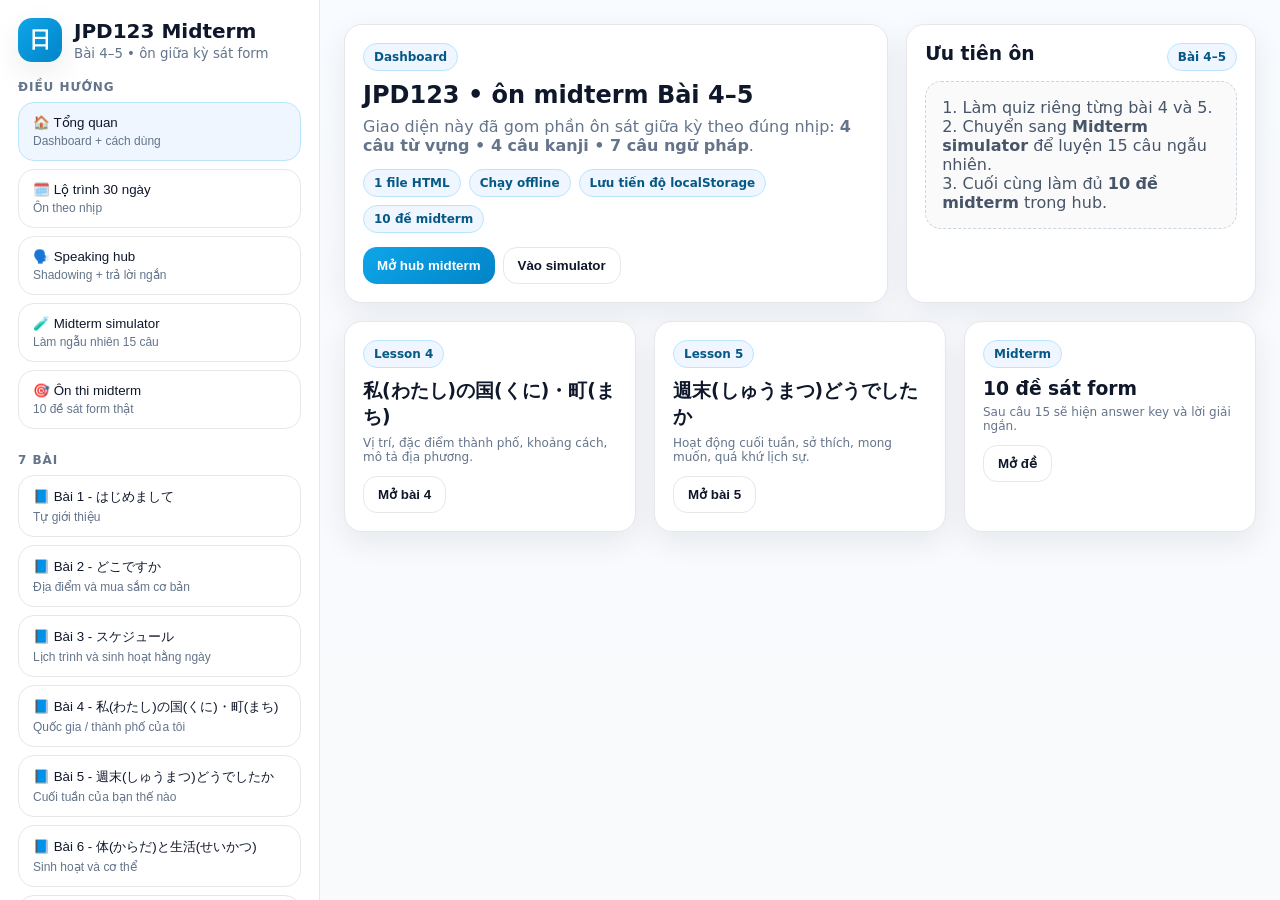
<file: backup(no_use)/MIDTERM.html>
<!DOCTYPE html>
<html lang="vi">
<head>
  <meta charset="UTF-8" />
  <meta name="viewport" content="width=device-width, initial-scale=1.0" />
  <title>JPD123 Midterm Ready</title>
  <style>
    :root{
      --bg:#f8fafc;
      --panel:#ffffff;
      --line:#e5e7eb;
      --text:#0f172a;
      --muted:#64748b;
      --brand:#0ea5e9;
      --brand-2:#0284c7;
      --soft:#eff6ff;
      --good:#15803d;
      --warn:#b45309;
      --bad:#b91c1c;
      --pink:#fff5f5;
      --shadow:0 10px 30px rgba(15,23,42,.08);
      --radius:18px;
    }
    *{box-sizing:border-box}
    body{
      margin:0;
      font-family:Inter,system-ui,-apple-system,BlinkMacSystemFont,"Segoe UI",Roboto,sans-serif;
      color:var(--text);
      background:linear-gradient(180deg,#f8fbff 0%,#f8fafc 100%);
    }
    .app{
      display:grid;
      grid-template-columns:320px 1fr;
      min-height:100vh;
    }
    .sidebar{
      position:sticky;
      top:0;
      height:100vh;
      overflow:auto;
      background:#fff;
      border-right:1px solid var(--line);
      padding:18px;
    }
    .brand{
      display:flex;
      gap:12px;
      align-items:center;
      margin-bottom:18px;
    }
    .brand-badge{
      width:44px;height:44px;border-radius:14px;
      display:grid;place-items:center;
      background:linear-gradient(135deg,var(--brand),var(--brand-2));
      color:#fff;font-weight:800;font-size:22px;
      box-shadow:var(--shadow);
    }
    .brand h1{margin:0;font-size:20px}
    .brand small{color:var(--muted)}
    .section-title{
      font-size:12px;
      text-transform:uppercase;
      letter-spacing:.08em;
      color:var(--muted);
      margin:16px 0 8px;
      font-weight:800;
    }
    .nav-btn{
      width:100%;
      text-align:left;
      border:1px solid var(--line);
      background:#fff;
      border-radius:16px;
      padding:12px 14px;
      cursor:pointer;
      margin-bottom:8px;
      transition:.18s ease;
      color:var(--text);
    }
    .nav-btn:hover{transform:translateY(-1px);box-shadow:var(--shadow)}
    .nav-btn.active{
      border-color:#bae6fd;
      background:var(--soft);
    }
    .nav-sub{
      font-size:12px;
      color:var(--muted);
      margin-top:4px;
    }
    .progress-box{
      margin-top:18px;
      border:1px solid var(--line);
      border-radius:18px;
      background:#fff;
      padding:14px;
    }
    .progress-bar{
      width:100%;
      height:10px;
      border-radius:999px;
      background:#e2e8f0;
      overflow:hidden;
    }
    #progressFill{
      height:100%;
      width:0%;
      background:linear-gradient(90deg,var(--brand),#22c55e);
      transition:.25s ease;
    }

    .main{padding:24px}
    .page{
      max-width:1200px;
      margin:0 auto;
      display:grid;
      gap:18px;
    }
    .card{
      background:var(--panel);
      border:1px solid var(--line);
      border-radius:var(--radius);
      padding:18px;
      box-shadow:var(--shadow);
    }
    .hero{
      display:grid;
      grid-template-columns:1.4fr .9fr;
      gap:18px;
    }
    .grid-2{display:grid;grid-template-columns:1fr 1fr;gap:18px}
    .grid-3{display:grid;grid-template-columns:repeat(3,1fr);gap:18px}
    .grid-4{display:grid;grid-template-columns:repeat(4,1fr);gap:18px}
    .lesson-head,.section-head{
      display:flex;justify-content:space-between;align-items:flex-start;gap:14px;flex-wrap:wrap;
    }
    h2,h3,h4{margin:0}
    p{margin:0}
    .muted,.tiny{color:var(--muted)}
    .tiny{font-size:12px}
    .tag,.pill,.chip{
      display:inline-flex;align-items:center;gap:6px;
      border:1px solid #bae6fd;
      background:var(--soft);
      color:#075985;
      border-radius:999px;
      padding:6px 10px;
      font-size:12px;
      font-weight:700;
    }
    .pill-row,.chips,.btn-row{
      display:flex;flex-wrap:wrap;gap:8px;
    }
    .btn{
      border:none;
      background:linear-gradient(135deg,var(--brand),var(--brand-2));
      color:#fff;
      border-radius:14px;
      padding:10px 14px;
      cursor:pointer;
      font-weight:800;
    }
    .btn.secondary{
      background:#fff;
      color:var(--text);
      border:1px solid var(--line);
    }
    .btn.warn{background:linear-gradient(135deg,#f59e0b,#d97706)}
    .btn.good{background:linear-gradient(135deg,#22c55e,#15803d)}
    .callout{
      border:1px solid #dbeafe;
      background:#f8fbff;
      border-radius:16px;
      padding:14px;
    }
    .reading{
      padding:16px;
      border-radius:16px;
      background:#fafafa;
      border:1px solid var(--line);
      font-size:18px;
      line-height:1.9;
      color:#111;
    }
    .grammar-card,.kanji-item,.plan-day,.speaking-box,.q-block{
      border:1px solid var(--line);
      border-radius:16px;
      background:#fff;
      padding:14px;
    }
    .grammar-card{margin-top:10px}
    .k-grid{display:grid;grid-template-columns:repeat(4,1fr);gap:12px}
    .kanji-word{font-size:24px;font-weight:800}
    .choice{
      display:block;
      padding:10px 12px;
      border-radius:12px;
      border:1px solid var(--line);
      background:#fff;
      margin-top:8px;
      cursor:pointer;
    }
    .choice:hover{background:#fafcff}
    .choice input{margin-right:8px}
    .score-box{
      padding:12px 14px;
      border-radius:14px;
      background:#f0fdf4;
      border:1px solid #bbf7d0;
      margin-top:12px;
    }
    .score-box.bad{
      background:#fef2f2;
      border-color:#fca5a5;
    }
    .ok{color:var(--good)}
    .danger-text{color:var(--bad)}
    .warn-text{color:var(--warn)}
    .timer{
      padding:10px 14px;
      border-radius:12px;
      border:1px solid #fecaca;
      background:#fff5f5;
      font-weight:800;
      color:#991b1b;
      min-width:92px;
      text-align:center;
    }
    .jp{font-family:"Hiragino Sans","Yu Gothic","Noto Sans JP",sans-serif}
    code{
      background:#f8fafc;
      border:1px solid var(--line);
      border-radius:10px;
      padding:2px 8px;
      font-size:13px;
    }
    .empty-note{
      padding:16px;border-radius:16px;background:#fafafa;border:1px dashed #cbd5e1;color:#475569;
    }
    @media (max-width:1100px){
      .app{grid-template-columns:1fr}
      .sidebar{
        position:relative;height:auto;border-right:none;border-bottom:1px solid var(--line)
      }
      .hero,.grid-2,.grid-3,.grid-4,.k-grid{grid-template-columns:1fr}
    }
  </style>
</head>
<body>
  <div class="app">
    <aside class="sidebar">
      <div class="brand">
        <div class="brand-badge">日</div>
        <div>
          <h1>JPD123 Midterm</h1>
          <small>Bài 4–5 • ôn giữa kỳ sát form</small>
        </div>
      </div>

      <div class="section-title">Điều hướng</div>
      <button class="nav-btn" data-view="home">🏠 Tổng quan<div class="nav-sub">Dashboard + cách dùng</div></button>
      <button class="nav-btn" data-view="roadmap">🗓️ Lộ trình 30 ngày<div class="nav-sub">Ôn theo nhịp</div></button>
      <button class="nav-btn" data-view="speaking">🗣️ Speaking hub<div class="nav-sub">Shadowing + trả lời ngắn</div></button>
      <button class="nav-btn" data-view="exam">🧪 Midterm simulator<div class="nav-sub">Làm ngẫu nhiên 15 câu</div></button>
      <button class="nav-btn" data-view="midterm">🎯 Ôn thi midterm<div class="nav-sub">10 đề sát form thật</div></button>

      <div class="section-title">7 bài</div>
      <div id="lessonNav"></div>

      <div class="progress-box">
        <div class="tiny" style="margin-bottom:8px">Tiến độ cá nhân</div>
        <div class="progress-bar"><div id="progressFill"></div></div>
        <div id="progressText" class="tiny" style="margin-top:8px">0% hoàn thành</div>
        <div class="btn-row" style="margin-top:10px">
          <button class="btn secondary" id="resetProgressBtn">Reset tiến độ</button>
        </div>
      </div>
    </aside>

    <main class="main" id="main"></main>
  </div>

  <script>
    const STORAGE_KEY = "jpd123_midterm_ready_state_v1";

    const ROADMAP = Array.from({length:30}, (_,i)=>({
      day:i+1,
      title:
        i < 4 ? "Củng cố Bài 1" :
        i < 8 ? "Củng cố Bài 2" :
        i < 12 ? "Củng cố Bài 3" :
        i < 17 ? "Tập trung Bài 4" :
        i < 22 ? "Tập trung Bài 5" :
        i < 27 ? "Làm đề midterm" : "Rà lỗi + tổng ôn"
    }));

    const LESSONS = [
      {
        id:1,
        title:"Bài 1 - はじめまして",
        vnTitle:"Tự giới thiệu",
        days:"Ngày 1–4",
        objective:"Dùng được mẫu tự giới thiệu cơ bản, tên, quốc gia, tuổi, sinh nhật, sở thích.",
        reading:"はじめまして。わたしは ミン です。ベトナムじんです。どうぞ よろしく おねがいします。",
        grammar:[
          {pattern:"A は B です", use:"Giới thiệu và xác định.", example:"わたしは ミン です。"},
          {pattern:"A の B", use:"Sở hữu / thuộc về.", example:"わたしの なまえは ミン です。"}
        ],
        kanji:[
          {word:"日本", reading:"にほん", meaning:"Nhật Bản"},
          {word:"名前", reading:"なまえ", meaning:"Tên"},
          {word:"学生", reading:"がくせい", meaning:"Học sinh / sinh viên"},
          {word:"友だち", reading:"ともだち", meaning:"Bạn"}
        ]
      },
      {
        id:2,
        title:"Bài 2 - どこですか",
        vnTitle:"Địa điểm và mua sắm cơ bản",
        days:"Ngày 5–8",
        objective:"Hỏi địa điểm, đồ vật, giá tiền, gọi món cơ bản.",
        reading:"スーパーは どこですか。あそこです。パソコンは いくらですか。",
        grammar:[
          {pattern:"A は どこですか", use:"Hỏi địa điểm.", example:"トイレは どこですか。"},
          {pattern:"A を ください", use:"Yêu cầu đồ vật.", example:"みずを ください。"}
        ],
        kanji:[
          {word:"学校", reading:"がっこう", meaning:"Trường học"},
          {word:"食事", reading:"しょくじ", meaning:"Bữa ăn"},
          {word:"本", reading:"ほん", meaning:"Sách"},
          {word:"山", reading:"やま", meaning:"Núi"}
        ]
      },
      {
        id:3,
        title:"Bài 3 - スケジュール",
        vnTitle:"Lịch trình và sinh hoạt hằng ngày",
        days:"Ngày 9–12",
        objective:"Nói thời gian, hoạt động thường ngày, cuối tuần.",
        reading:"まいあさ ７じに おきます。よるは うちで インターネットを します。",
        grammar:[
          {pattern:"V ます", use:"Thói quen hiện tại.", example:"まいにち べんきょうします。"},
          {pattern:"N に いきます", use:"Đi đến nơi nào đó.", example:"がっこうに いきます。"}
        ],
        kanji:[
          {word:"午前", reading:"ごぜん", meaning:"Buổi sáng"},
          {word:"午後", reading:"ごご", meaning:"Buổi chiều"},
          {word:"毎日", reading:"まいにち", meaning:"Mỗi ngày"},
          {word:"先生", reading:"せんせい", meaning:"Giáo viên"}
        ]
      },
      {
        id:4,
        title:"Bài 4 - 私(わたし)の国(くに)・町(まち)",
        vnTitle:"Quốc gia / thành phố của tôi",
        days:"Ngày 13–17",
        objective:"Mô tả vị trí, đặc điểm, thời gian di chuyển, mùa và món ăn của quốc gia / thành phố.",
        reading:"わたしの町(まち)は ベトナムの北(きた)です。きれいで にぎやかな ところです。川(かわ)や 山(やま)が あります。",
        grammar:[
          {pattern:"N は 〜 の 〜 です", use:"Chỉ vị trí / phạm vi.", example:"沖縄(おきなわ)は 日本(にほん)の 南(みなみ)です。"},
          {pattern:"Aい / Aな + N", use:"Bổ nghĩa danh từ.", example:"きれいな ところです。"},
          {pattern:"N に 〜 が あります", use:"Có / tồn tại.", example:"町(まち)に 川(かわ)が あります。"},
          {pattern:"N から N まで ～ です", use:"Khoảng cách / thời gian.", example:"大阪(おおさか)から 京都(きょうと)まで 三十分(さんじゅっぷん)くらいです。"}
        ],
        kanji:[
          {word:"東", reading:"ひがし / とう", meaning:"Đông"},
          {word:"西", reading:"にし / せい", meaning:"Tây"},
          {word:"南", reading:"みなみ / なん", meaning:"Nam"},
          {word:"北", reading:"きた / ほく", meaning:"Bắc"},
          {word:"国", reading:"くに / こく", meaning:"Nước"},
          {word:"町", reading:"まち", meaning:"Thị trấn / thành phố nhỏ"},
          {word:"前日", reading:"ぜんじつ", meaning:"Ngày trước đó"},
          {word:"外国", reading:"がいこく", meaning:"Nước ngoài"}
        ]
      },
      {
        id:5,
        title:"Bài 5 - 週末(しゅうまつ)どうでしたか",
        vnTitle:"Cuối tuần của bạn thế nào",
        days:"Ngày 18–22",
        objective:"Nói hoạt động cuối tuần, sở thích, mong muốn, trải nghiệm đã qua.",
        reading:"日曜日(にちようび)、友(とも)だちと 渋谷(しぶや)へ 買(か)い物(もの)に 行(い)きました。とても 楽(たの)しかったです。",
        grammar:[
          {pattern:"V ました / ませんでした", use:"Quá khứ lịch sự.", example:"きのう 新宿(しんじゅく)へ 行(い)きました。"},
          {pattern:"Aかったです / くなかったです", use:"Tính từ đuôi い ở quá khứ.", example:"とても 楽(たの)しかったです。"},
          {pattern:"Aな / N が 好(す)きです・嫌(きら)いです", use:"Sở thích.", example:"日本(にほん)の アニメが 好(す)きです。"},
          {pattern:"N が ほしいです / V たいです", use:"Mong muốn.", example:"パソコンが ほしいです。北海道(ほっかいどう)へ 行(い)きたいです。"}
        ],
        kanji:[
          {word:"買い物", reading:"かいもの", meaning:"Mua sắm"},
          {word:"見学", reading:"けんがく", meaning:"Tham quan / kiến tập"},
          {word:"休みの日", reading:"やすみのひ", meaning:"Ngày nghỉ"},
          {word:"午後", reading:"ごご", meaning:"Buổi chiều"},
          {word:"先生", reading:"せんせい", meaning:"Giáo viên"},
          {word:"先週", reading:"せんしゅう", meaning:"Tuần trước"}
        ]
      },
      {
        id:6,
        title:"Bài 6 - 体(からだ)と生活(せいかつ)",
        vnTitle:"Sinh hoạt và cơ thể",
        days:"Ngày 23–25",
        objective:"Nói tình trạng cơ thể và sinh hoạt cơ bản.",
        reading:"きょうは ちょっと つかれています。はやく ねます。",
        grammar:[
          {pattern:"〜ています", use:"Trạng thái hiện tại.", example:"つかれています。"}
        ],
        kanji:[
          {word:"病院", reading:"びょういん", meaning:"Bệnh viện"},
          {word:"時間", reading:"じかん", meaning:"Thời gian"}
        ]
      },
      {
        id:7,
        title:"Bài 7 - まとめ",
        vnTitle:"Tổng hợp",
        days:"Ngày 26–30",
        objective:"Tổng ôn, làm đề, sửa lỗi.",
        reading:"まちがえた ところを もういちど れんしゅうしましょう。",
        grammar:[
          {pattern:"〜ましょう", use:"Rủ rê / khuyến nghị.", example:"れんしゅうしましょう。"}
        ],
        kanji:[
          {word:"毎日", reading:"まいにち", meaning:"Mỗi ngày"},
          {word:"勉強", reading:"べんきょう", meaning:"Học tập"}
        ]
      }
    ];

    const MIDTERM_LESSON_BANK = {
      4: {
        focusVocab: [
          "北","南","東","西","真ん中","町","駅","山","川","温泉",
          "にぎやか","静か","有名","きれい","飛行機","電車","車","どのくらい","くらい"
        ],
        vocab: [
          { q:"わたしの町(まち)は ベトナムの（　　）です。", choices:["北","南","駅","川"], answer:0 },
          { q:"箱根(はこね)に（　　）があります。", choices:["温泉","電車","先生","食事"], answer:0 },
          { q:"アユタヤは きれいで（　　）ところです。", choices:["にぎやかな","ほしい","かった","どこへも"], answer:0 },
          { q:"大阪(おおさか)から 京都(きょうと)まで 電車(でんしゃ)で 三十分(さんじゅっぷん)（　　）です。", choices:["くらい","たい","のほう","あと"], answer:0 }
        ],
        kanji: [
          { q:"「外国」の 読(よ)み方(かた)は どれですか。", choices:["がいこく","がいごく","かいこく","かいごく"], answer:0 },
          { q:"「前日」の 読(よ)み方(かた)は どれですか。", choices:["ぜんじつ","まえひ","ぜんにち","まえにち"], answer:0 },
          { q:"「ひがし」は どれですか。", choices:["東","西","南","北"], answer:0 },
          { q:"「おとこのひと」は どれですか。", choices:["男の人","女の人","男女","外国"], answer:0 }
        ],
        grammar: [
          { q:"アユタヤは きれいな（　　）です。", choices:["ところ","あります","どのくらい","へ"], answer:0 },
          { q:"ロシアは あまり 暑(あつ)く（　　）。", choices:["ないです","です","でした","します"], answer:0 },
          { q:"わたしの町(まち)に きれいな 川(かわ)（　　）。", choices:["があります","です","にいます","しました"], answer:0 },
          { q:"沖縄(おきなわ)は 日本(にほん)の 南(みなみ)（　　）。", choices:["です","があります","どんな","でした"], answer:0 },
          { q:"東京(とうきょう)から 箱根(はこね)まで（　　）ですか。", choices:["どのくらい","どんな","どうして","どこへも"], answer:0 },
          { q:"大阪(おおさか)から 京都(きょうと)まで 電車(でんしゃ)（　　）三十分(さんじゅっぷん)くらいです。", choices:["で","に","が","を"], answer:0 },
          { q:"この町(まち)は にぎやかです。（　　）、きれいです。", choices:["そして","から","へ","でも"], answer:0 }
        ]
      },
      5: {
        focusVocab: [
          "週末","買い物","見学","食事","アニメ","パソコン","インターネット",
          "好き","嫌い","ほしい","行きたい","昨日","おととい","それから","どうして"
        ],
        vocab: [
          { q:"日曜日(にちようび)、友(とも)だちと 渋谷(しぶや)へ（　　）に 行(い)きました。", choices:["買い物","温泉","外国","真ん中"], answer:0 },
          { q:"学校(がっこう)の びじゅつかんを（　　）しました。", choices:["見学","食事","毎週","前日"], answer:0 },
          { q:"日本(にほん)の（　　）が 好(す)きです。", choices:["アニメ","川","駅","北"], answer:0 },
          { q:"新(あたら)しい（　　）が ほしいです。", choices:["パソコン","町","温泉","男女"], answer:0 }
        ],
        kanji: [
          { q:"「買い物」の 読(よ)み方(かた)は どれですか。", choices:["かいもの","かいぶつ","ばいもの","かもの"], answer:0 },
          { q:"「先生」の 読(よ)み方(かた)は どれですか。", choices:["せんせい","さきせい","せんしょう","さきしょう"], answer:0 },
          { q:"「かいもの」は どれですか。", choices:["買い物","見学","食事","休みの日"], answer:0 },
          { q:"「やすみのひ」は どれですか。", choices:["休みの日","先生","午後","午前"], answer:0 }
        ],
        grammar: [
          { q:"きのう、新宿(しんじゅく)へ 行(い)き（　　）。", choices:["ました","ます","たいです","ません"], answer:0 },
          { q:"旅行(りょこう)は とても 楽(たの)（　　）。", choices:["しかったです","しいです","しです","しないです"], answer:0 },
          { q:"日本(にほん)の アニメが（　　）です。", choices:["好き","ほしい","たい","あります"], answer:0 },
          { q:"パソコンが（　　）です。", choices:["ほしい","好き","たい","にぎやか"], answer:0 },
          { q:"北海道(ほっかいどう)へ 行(い)き（　　）です。", choices:["たい","ました","ません","あります"], answer:0 },
          { q:"渋谷(しぶや)へ 買(か)い物(もの)（　　）行(い)きます。", choices:["に","で","を","が"], answer:0 },
          { q:"映画(えいが)を 見(み)ました。（　　）、食事(しょくじ)を しました。", choices:["それから","でも","まで","しか"], answer:0 }
        ]
      }
    };

    const MIDTERM_POOLS = {
      vocab: [
        { q:"わたしの町(まち)は ベトナムの（　　）です。", choices:["北","南","駅","買い物"], answer:0 },
        { q:"アユタヤは きれいで（　　）ところです。", choices:["にぎやかな","ほしい","かった","どこへも"], answer:0 },
        { q:"箱根(はこね)に（　　）があります。", choices:["温泉","先生","前日","食事"], answer:0 },
        { q:"駅(えき)まで 歩(ある)いて 十分(じゅっぷん)（　　）です。", choices:["くらい","たい","ほしい","あと"], answer:0 },
        { q:"大阪(おおさか)から 京都(きょうと)まで（　　）で 三十分(さんじゅっぷん)です。", choices:["電車","見学","温泉","先生"], answer:0 },
        { q:"日曜日(にちようび)、友(とも)だちと 渋谷(しぶや)へ（　　）に 行(い)きました。", choices:["買い物","外国","真ん中","午前"], answer:0 },
        { q:"学校(がっこう)の びじゅつかんを（　　）しました。", choices:["見学","食事","毎週","前日"], answer:0 },
        { q:"日本(にほん)の（　　）が 好(す)きです。", choices:["アニメ","川","駅","北"], answer:0 },
        { q:"新(あたら)しい（　　）が ほしいです。", choices:["パソコン","町","男女","南"], answer:0 },
        { q:"休(やす)みの日(ひ)、家(うち)で（　　）を しました。", choices:["食事","区","前日","東"], answer:0 }
      ],
      kanjiRead: [
        { q:"「外国」の 読(よ)み方(かた)は どれですか。", choices:["がいこく","がいごく","かいこく","かいごく"], answer:0 },
        { q:"「前日」の 読(よ)み方(かた)は どれですか。", choices:["ぜんじつ","まえひ","ぜんにち","まえにち"], answer:0 },
        { q:"「男女」の 読(よ)み方(かた)は どれですか。", choices:["だんじょ","だんにょ","なんじょ","だんおんな"], answer:0 },
        { q:"「午前」の 読(よ)み方(かた)は どれですか。", choices:["ごぜん","ごまえ","こうぜん","ごせん"], answer:0 },
        { q:"「先生」の 読(よ)み方(かた)は どれですか。", choices:["せんせい","さきせい","せんしょう","さきしょう"], answer:0 },
        { q:"「買い物」の 読(よ)み方(かた)は どれですか。", choices:["かいもの","かいぶつ","ばいもの","かもの"], answer:0 },
        { q:"「見学」の 読(よ)み方(かた)は どれですか。", choices:["けんがく","みがく","けんがっ","けんまな"], answer:0 },
        { q:"「休みの日」の 読(よ)み方(かた)は どれですか。", choices:["やすみのひ","きゅうじつのひ","やすむのひ","きゅうのひ"], answer:0 }
      ],
      kanjiWrite: [
        { q:"「ひがし」は どれですか。", choices:["東","西","南","北"], answer:0 },
        { q:"「おんなのひと」は どれですか。", choices:["女の人","男の人","男女","外国"], answer:0 },
        { q:"「くに」は どれですか。", choices:["国","区","市","京"], answer:0 },
        { q:"「ごぜん」は どれですか。", choices:["午前","午後","前日","先生"], answer:0 },
        { q:"「せんせい」は どれですか。", choices:["先生","先日","毎日","午前"], answer:0 },
        { q:"「かいもの」は どれですか。", choices:["買い物","見学","食事","飲み物"], answer:0 },
        { q:"「けんがく」は どれですか。", choices:["見学","先生","午後","毎日"], answer:0 },
        { q:"「やすみのひ」は どれですか。", choices:["休みの日","前の日","毎日","先日"], answer:0 }
      ],
      grammar: [
        { q:"アユタヤは きれいな（　　）です。", choices:["ところ","あります","どのくらい","へ"], answer:0 },
        { q:"ロシアは あまり 暑(あつ)く（　　）。", choices:["ないです","です","でした","します"], answer:0 },
        { q:"わたしの町(まち)に きれいな 川(かわ)（　　）。", choices:["があります","です","にいます","しました"], answer:0 },
        { q:"沖縄(おきなわ)は 日本(にほん)の 南(みなみ)（　　）。", choices:["です","があります","どんな","でした"], answer:0 },
        { q:"東京(とうきょう)から 箱根(はこね)まで（　　）ですか。", choices:["どのくらい","どんな","どうして","どこへも"], answer:0 },
        { q:"大阪(おおさか)から 京都(きょうと)まで 電車(でんしゃ)（　　）三十分(さんじゅっぷん)くらいです。", choices:["で","に","が","を"], answer:0 },
        { q:"この町(まち)は にぎやかです。（　　）、きれいです。", choices:["そして","から","へ","でも"], answer:0 },
        { q:"きのう、新宿(しんじゅく)へ 行(い)き（　　）。", choices:["ました","ます","たいです","ません"], answer:0 },
        { q:"旅行(りょこう)は とても 楽(たの)（　　）。", choices:["しかったです","しいです","しです","しないです"], answer:0 },
        { q:"日本(にほん)の アニメが（　　）です。", choices:["好き","ほしい","たい","あります"], answer:0 },
        { q:"パソコンが（　　）です。", choices:["ほしい","好き","たい","にぎやか"], answer:0 },
        { q:"北海道(ほっかいどう)へ 行(い)き（　　）です。", choices:["たい","ました","ません","あります"], answer:0 },
        { q:"渋谷(しぶや)へ 買(か)い物(もの)（　　）行(い)きます。", choices:["に","で","を","が"], answer:0 },
        { q:"きのうは どこへも 行(い)き（　　）。", choices:["ませんでした","ました","たいです","ます"], answer:0 },
        { q:"忙(いそが)しかったです（　　）、何(なに)も 食(た)べませんでした。", choices:["から","そして","へ","が"], answer:0 },
        { q:"映画(えいが)を 見(み)ました。（　　）、食事(しょくじ)を しました。", choices:["それから","でも","まで","しか"], answer:0 },
        { q:"休(やす)みは どうでしたか。― とても（　　）。", choices:["楽しかったです","好きです","ほしいです","にぎやかです"], answer:0 },
        { q:"映画(えいが)は あまり おもしろ（　　）。", choices:["くなかったです","かったです","いです","でした"], answer:0 },
        { q:"テストは 簡単(かんたん)じゃ（　　）。", choices:["ありませんでした","ないです","です","ます"], answer:0 },
        { q:"日本(にほん)の 音楽(おんがく)が（　　）です。", choices:["嫌い","ほしい","どのくらい","から"], answer:0 }
      ]
    };

    function loadState(){
      try{
        return JSON.parse(localStorage.getItem(STORAGE_KEY)) || {
          doneLessons:[],
          roadmapCheck:{},
          scores:{}
        };
      }catch(e){
        return {doneLessons:[],roadmapCheck:{},scores:{}};
      }
    }

    let state = loadState();
    let currentExam = null;
    let currentMidtermExam = null;
    let examTimer = null;
    let examTimeLeft = 0;
    let midtermTimer = null;
    let midtermTimeLeft = 0;

    function saveState(){
      localStorage.setItem(STORAGE_KEY, JSON.stringify(state));
      renderProgress();
    }

    function saveScore(key, score, total){
      state.scores[key] = { score, total, at:new Date().toISOString() };
      saveState();
    }

    function scoreLabel(key){
      const s = state.scores[key];
      if(!s) return '<span class="tiny">Chưa làm</span>';
      const pct = Math.round((s.score/s.total)*100);
      return '<span class="tiny">Lần gần nhất: '+s.score+'/'+s.total+' ('+pct+'%)</span>';
    }

    function setActiveNav(view){
      document.querySelectorAll(".nav-btn").forEach(btn=>{
        btn.classList.toggle("active", btn.dataset.view === view);
      });
    }

    function renderProgress(){
      const totalUnits = LESSONS.length + ROADMAP.length + 10;
      const lessonDone = state.doneLessons.length;
      const roadmapDone = Object.values(state.roadmapCheck).filter(Boolean).length;
      const examDone = Object.keys(state.scores).filter(k=>k.startsWith("midterm-")).length;
      const percent = Math.round(((lessonDone + roadmapDone + examDone)/totalUnits)*100);
      document.getElementById("progressFill").style.width = percent + "%";
      document.getElementById("progressText").textContent =
        percent + "% hoàn thành • " + lessonDone + "/7 bài • " + roadmapDone + "/30 ngày • " + examDone + "/10 đề";
    }

    function markLessonDone(id){
      if(!state.doneLessons.includes(id)){
        state.doneLessons.push(id);
        saveState();
      }
      renderLesson(id);
    }

    function toggleRoadmap(day){
      state.roadmapCheck[day] = !state.roadmapCheck[day];
      saveState();
      renderRoadmap();
    }

    function initNav(){
      const lessonNav = document.getElementById("lessonNav");
      lessonNav.innerHTML = LESSONS.map(l=>`
        <button class="nav-btn" data-view="lesson-${l.id}">
          📘 ${l.title}
          <div class="nav-sub">${l.vnTitle}</div>
        </button>
      `).join("");

      document.querySelectorAll(".nav-btn").forEach(btn=>{
        btn.onclick = ()=>{
          const view = btn.dataset.view;
          if(view.startsWith("lesson-")){
            renderLesson(Number(view.split("-")[1]));
          }else{
            renderView(view);
          }
        };
      });

      document.getElementById("resetProgressBtn").onclick = ()=>{
        if(confirm("Reset toàn bộ tiến độ và điểm quiz?")){
          localStorage.removeItem(STORAGE_KEY);
          location.reload();
        }
      };
    }

    function deepClone(obj){
      return JSON.parse(JSON.stringify(obj));
    }

    function pickFromPool(pool, start, count){
      const out = [];
      for(let i=0;i<count;i++){
        out.push(deepClone(pool[(start + i) % pool.length]));
      }
      return out;
    }

    function buildMidtermExam(seed){
      return [
        ...pickFromPool(MIDTERM_POOLS.vocab, seed, 4),
        ...pickFromPool(MIDTERM_POOLS.kanjiRead, seed*2, 2),
        ...pickFromPool(MIDTERM_POOLS.kanjiWrite, seed*3, 2),
        ...pickFromPool(MIDTERM_POOLS.grammar, seed*4, 7)
      ];
    }

    const MIDTERM_EXAMS = Array.from({length:10}, (_,i)=>({
      id:i+1,
      title:`Đề ${String(i+1).padStart(2,"0")}`,
      questions:buildMidtermExam(i)
    }));

    function buildMCQAbcd(containerId, questions, scoreKey, titleText="Bài tập thực hành"){
      const wrap = document.getElementById(containerId);
      if(!wrap) return;
      const letters = ["A","B","C","D"];

      wrap.innerHTML = `
        <div class="section-head">
          <h3 style="font-size:18px;margin:0">${titleText}</h3>
          <button class="btn warn" id="${containerId}-submit">Nộp bài</button>
        </div>
        ${questions.map((q,qi)=>`
          <div class="q-block">
            <div><strong>Câu ${qi+1}.</strong> <span class="jp">${q.q}</span></div>
            ${q.choices.map((choice,ci)=>`
              <label class="choice">
                <input type="radio" name="${containerId}-q${qi}" value="${ci}">
                <span class="tiny" style="display:inline-block;width:22px;font-weight:800">${letters[ci]}.</span>
                <span class="jp">${choice}</span>
              </label>
            `).join("")}
          </div>
        `).join("")}
        <div id="${containerId}-result"></div>
      `;

      document.getElementById(`${containerId}-submit`).onclick = ()=>{
        let score = 0;
        const review = [];

        questions.forEach((q,qi)=>{
          const chosen = document.querySelector(`input[name="${containerId}-q${qi}"]:checked`);
          const val = chosen ? Number(chosen.value) : -1;
          if(val === q.answer) score++;
          review.push(`
            <div class="q-block">
              <div><strong>Câu ${qi+1}:</strong> ${val === q.answer ? `<span class="ok">Đúng</span>` : `<span class="danger-text">Sai</span>`}</div>
              <div class="tiny">Đáp án đúng: <strong>${letters[q.answer]}</strong>. <span class="jp">${q.choices[q.answer]}</span></div>
              <div class="tiny jp">${q.explain || ""}</div>
            </div>
          `);
        });

        saveScore(scoreKey, score, questions.length);
        const pct = Math.round((score/questions.length)*100);
        const answerKey = questions.map((q,i)=>`${i+1}.${letters[q.answer]}`).join(" ／ ");

        document.getElementById(`${containerId}-result`).innerHTML = `
          <div class="score-box ${pct < 60 ? 'bad' : ''}">
            <strong>Kết quả: ${score}/${questions.length} (${pct}%)</strong>
            <div class="tiny" style="margin-top:6px">
              ${pct >= 80 ? "Rất sát form giữa kỳ." : pct >= 60 ? "Ổn, nhưng nên làm lại thêm 1 vòng." : "Nên ôn lại phần sai rồi làm lại."}
            </div>
          </div>
          <div class="callout" style="margin-top:12px">
            <strong>Answer key:</strong> <span class="jp">${answerKey}</span>
          </div>
          <div style="margin-top:12px">${review.join("")}</div>
        `;
      };
    }

    function renderHome(){
      clearInterval(examTimer);
      clearInterval(midtermTimer);
      setActiveNav("home");
      const main = document.getElementById("main");

      main.innerHTML = `
        <div class="page">
          <section class="hero">
            <div class="card">
              <div class="tag">Dashboard</div>
              <h2 style="margin:10px 0 8px">JPD123 • ôn midterm Bài 4–5</h2>
              <p class="muted" style="margin-bottom:14px">
                Giao diện này đã gom phần ôn sát giữa kỳ theo đúng nhịp:
                <strong>4 câu từ vựng • 4 câu kanji • 7 câu ngữ pháp</strong>.
              </p>
              <div class="pill-row">
                <span class="pill">1 file HTML</span>
                <span class="pill">Chạy offline</span>
                <span class="pill">Lưu tiến độ localStorage</span>
                <span class="pill">10 đề midterm</span>
              </div>
              <div class="btn-row" style="margin-top:14px">
                <button class="btn" id="goMidtermHome">Mở hub midterm</button>
                <button class="btn secondary" id="goExamHome">Vào simulator</button>
              </div>
            </div>
            <div class="card">
              <div class="section-head">
                <h3>Ưu tiên ôn</h3>
                <span class="tag">Bài 4–5</span>
              </div>
              <div class="empty-note" style="margin-top:10px">
                1. Làm quiz riêng từng bài 4 và 5.<br>
                2. Chuyển sang <strong>Midterm simulator</strong> để luyện 15 câu ngẫu nhiên.<br>
                3. Cuối cùng làm đủ <strong>10 đề midterm</strong> trong hub.
              </div>
            </div>
          </section>

          <section class="grid-3">
            <div class="card">
              <div class="tag">Lesson 4</div>
              <h3 style="margin:10px 0 6px">私(わたし)の国(くに)・町(まち)</h3>
              <p class="tiny">Vị trí, đặc điểm thành phố, khoảng cách, mô tả địa phương.</p>
              <div class="btn-row" style="margin-top:12px">
                <button class="btn secondary" onclick="renderLesson(4)">Mở bài 4</button>
              </div>
            </div>
            <div class="card">
              <div class="tag">Lesson 5</div>
              <h3 style="margin:10px 0 6px">週末(しゅうまつ)どうでしたか</h3>
              <p class="tiny">Hoạt động cuối tuần, sở thích, mong muốn, quá khứ lịch sự.</p>
              <div class="btn-row" style="margin-top:12px">
                <button class="btn secondary" onclick="renderLesson(5)">Mở bài 5</button>
              </div>
            </div>
            <div class="card">
              <div class="tag">Midterm</div>
              <h3 style="margin:10px 0 6px">10 đề sát form</h3>
              <p class="tiny">Sau câu 15 sẽ hiện answer key và lời giải ngắn.</p>
              <div class="btn-row" style="margin-top:12px">
                <button class="btn secondary" onclick="renderView('midterm')">Mở đề</button>
              </div>
            </div>
          </section>
        </div>
      `;

      document.getElementById("goMidtermHome").onclick = ()=>renderView("midterm");
      document.getElementById("goExamHome").onclick = ()=>renderView("exam");
    }

    function renderRoadmap(){
      clearInterval(examTimer);
      clearInterval(midtermTimer);
      setActiveNav("roadmap");
      const main = document.getElementById("main");
      main.innerHTML = `
        <div class="page">
          <section class="card">
            <div class="section-head">
              <h2>Lộ trình 30 ngày</h2>
              <span class="tag">Check từng ngày</span>
            </div>
            <p class="muted">Ưu tiên dồn lực cho Bài 4–5 trước khi làm 10 đề midterm.</p>
          </section>
          <section class="grid-3">
            ${ROADMAP.map(item=>`
              <div class="plan-day">
                <div class="section-head">
                  <h4>Ngày ${item.day}</h4>
                  <button class="btn ${state.roadmapCheck[item.day] ? 'good' : 'secondary'}" onclick="toggleRoadmap(${item.day})">
                    ${state.roadmapCheck[item.day] ? 'Đã xong' : 'Đánh dấu'}
                  </button>
                </div>
                <div class="tiny" style="margin-top:8px">${item.title}</div>
              </div>
            `).join("")}
          </section>
        </div>
      `;
    }

    function renderSpeaking(){
      clearInterval(examTimer);
      clearInterval(midtermTimer);
      setActiveNav("speaking");
      const main = document.getElementById("main");
      main.innerHTML = `
        <div class="page">
          <section class="card">
            <div class="section-head">
              <h2>Speaking hub</h2>
              <span class="tag">Ôn thêm</span>
            </div>
            <p class="muted">Phần này để luyện nói ngắn theo chủ đề quen thuộc của Bài 4–5.</p>
          </section>

          <section class="speaking-box">
            <h3>Topic 1: 私(わたし)の町(まち)</h3>
            <div class="reading jp" style="margin-top:10px">
              わたしの町(まち)は ベトナムの北(きた)です。にぎやかで きれいな ところです。川(かわ)や 山(やま)が あります。
            </div>
          </section>

          <section class="speaking-box">
            <h3>Topic 2: 週末(しゅうまつ)</h3>
            <div class="reading jp" style="margin-top:10px">
              日曜日(にちようび)、友(とも)だちと 渋谷(しぶや)へ 買(か)い物(もの)に 行(い)きました。それから、食事(しょくじ)を しました。とても 楽(たの)しかったです。
            </div>
          </section>
        </div>
      `;
    }

    function renderExamHome(){
      clearInterval(examTimer);
      clearInterval(midtermTimer);
      setActiveNav("exam");
      const main = document.getElementById("main");
      main.innerHTML = `
        <div class="page">
          <section class="card">
            <div class="lesson-head">
              <div>
                <div class="tag">Midterm simulator</div>
                <h2 style="margin-top:8px">Làm đề ngẫu nhiên 15 câu</h2>
                <p class="muted">Cấu trúc giữ đúng form giữa kỳ: 4 語彙 / 4 漢字 / 7 文法.</p>
              </div>
              <div class="pill-row">
                <span class="pill">15 phút</span>
                <span class="pill">15 câu</span>
                <span class="pill">ABCD</span>
              </div>
            </div>
            <div class="btn-row" style="margin-top:14px">
              <button class="btn" id="startExamBtn">Bắt đầu</button>
            </div>
            <div style="margin-top:12px">${scoreLabel("mock-random")}</div>
          </section>
        </div>
      `;
      document.getElementById("startExamBtn").onclick = startExam;
    }

    function startExam(){
      clearInterval(examTimer);
      const seed = Math.floor(Math.random()*10);
      currentExam = buildMidtermExam(seed);
      examTimeLeft = 15 * 60;
      const letters = ["A","B","C","D"];
      const main = document.getElementById("main");

      main.innerHTML = `
        <div class="page">
          <section class="card" style="display:flex;justify-content:space-between;align-items:center;gap:14px;flex-wrap:wrap">
            <div>
              <div class="tag">Midterm simulator</div>
              <h2 style="margin-top:8px">Đề ngẫu nhiên • 15 câu</h2>
              <div class="tiny">1–4 語彙 / 5–8 漢字 / 9–15 文法</div>
            </div>
            <div class="timer" id="examTimer">15:00</div>
          </section>

          <section class="card">
            ${currentExam.map((q,qi)=>`
              <div class="q-block">
                <div><strong>Câu ${qi+1}.</strong> <span class="jp">${q.q}</span></div>
                ${q.choices.map((choice,ci)=>`
                  <label class="choice">
                    <input type="radio" name="exam-q${qi}" value="${ci}">
                    <span class="tiny" style="display:inline-block;width:22px;font-weight:800">${letters[ci]}.</span>
                    <span class="jp">${choice}</span>
                  </label>
                `).join("")}
              </div>
            `).join("")}
            <div class="btn-row">
              <button class="btn warn" id="submitExamBtn">Nộp bài</button>
              <button class="btn secondary" id="cancelExamBtn">Quay lại</button>
            </div>
            <div id="examResult"></div>
          </section>
        </div>
      `;

      examTimer = setInterval(()=>{
        examTimeLeft--;
        const el = document.getElementById("examTimer");
        if(el){
          const m = String(Math.floor(examTimeLeft/60)).padStart(2,"0");
          const s = String(examTimeLeft%60).padStart(2,"0");
          el.textContent = `${m}:${s}`;
        }
        if(examTimeLeft <= 0){
          clearInterval(examTimer);
          submitExam();
        }
      },1000);

      document.getElementById("submitExamBtn").onclick = submitExam;
      document.getElementById("cancelExamBtn").onclick = renderExamHome;
    }

    function submitExam(){
      clearInterval(examTimer);
      if(!currentExam) return;
      const letters = ["A","B","C","D"];
      let score = 0;

      const review = currentExam.map((q,qi)=>{
        const chosen = document.querySelector(`input[name="exam-q${qi}"]:checked`);
        const val = chosen ? Number(chosen.value) : -1;
        if(val === q.answer) score++;
        return `
          <div class="q-block">
            <div><strong>Câu ${qi+1}:</strong> ${val === q.answer ? `<span class="ok">Đúng</span>` : `<span class="danger-text">Sai</span>`}</div>
            <div class="tiny">Đáp án đúng: <strong>${letters[q.answer]}</strong>. <span class="jp">${q.choices[q.answer]}</span></div>
          </div>
        `;
      }).join("");

      const pct = Math.round((score/currentExam.length)*100);
      const answerKey = currentExam.map((q,i)=>`${i+1}.${letters[q.answer]}`).join(" ／ ");
      saveScore("mock-random", score, currentExam.length);

      document.getElementById("examResult").innerHTML = `
        <div class="score-box ${pct < 60 ? 'bad' : ''}">
          <strong>Kết quả simulator: ${score}/${currentExam.length} (${pct}%)</strong>
          <div class="tiny" style="margin-top:6px">
            ${pct >= 80 ? "Đã khá sát midterm thật." : pct >= 60 ? "Ổn, nên làm thêm vài đề nữa." : "Nên quay lại lesson 4–5 để rà lỗi."}
          </div>
        </div>
        <div class="callout" style="margin-top:12px">
          <strong>Answer key:</strong> <span class="jp">${answerKey}</span>
        </div>
        <div style="margin-top:12px">${review}</div>
        <div class="btn-row" style="margin-top:12px">
          <button class="btn" onclick="startExam()">Làm đề mới</button>
          <button class="btn secondary" onclick="renderView('midterm')">Qua hub midterm</button>
        </div>
      `;
    }

    function renderMidtermHub(){
      clearInterval(examTimer);
      clearInterval(midtermTimer);
      setActiveNav("midterm");
      const main = document.getElementById("main");

      main.innerHTML = `
        <div class="page">
          <section class="card">
            <div class="lesson-head">
              <div>
                <div class="tag">Midterm focus • Bài 4–5</div>
                <h2>Ôn thi midterm</h2>
                <p class="muted">
                  10 đề dưới đây đều giữ đúng form 15 câu:
                  <strong>4 từ vựng • 4 kanji • 7 ngữ pháp</strong>.
                </p>
              </div>
              <div class="pill-row">
                <span class="pill">10 đề</span>
                <span class="pill">15 câu / đề</span>
                <span class="pill">ABCD</span>
              </div>
            </div>
            <div class="callout" style="margin-top:14px">
              <strong>Cấu trúc từng đề:</strong> 1–4 語彙 / 5–8 漢字 / 9–15 文法
            </div>
          </section>

          <section class="grid-2">
            ${MIDTERM_EXAMS.map(exam=>`
              <div class="card">
                <div class="tag">Midterm ${String(exam.id).padStart(2,"0")}</div>
                <h3 style="margin:10px 0 6px">${exam.title}</h3>
                <div class="tiny">4 語彙 • 4 漢字 • 7 文法</div>
                <div style="margin-top:10px">${scoreLabel(`midterm-${exam.id}`)}</div>
                <div class="btn-row" style="margin-top:12px">
                  <button class="btn" onclick="startMidtermExam(${exam.id})">Làm đề này</button>
                </div>
              </div>
            `).join("")}
          </section>
        </div>
      `;
    }

    function startMidtermExam(id){
      clearInterval(midtermTimer);
      currentMidtermExam = MIDTERM_EXAMS.find(x=>x.id === id);
      if(!currentMidtermExam) return;

      const letters = ["A","B","C","D"];
      midtermTimeLeft = 15 * 60;

      const main = document.getElementById("main");
      main.innerHTML = `
        <div class="page">
          <section class="card" style="display:flex;justify-content:space-between;align-items:center;gap:14px;flex-wrap:wrap">
            <div>
              <div class="tag">Đang làm ${currentMidtermExam.title}</div>
              <h2 style="margin-top:8px">${currentMidtermExam.title} • 15 câu midterm</h2>
              <div class="tiny">1–4 語彙 / 5–8 漢字 / 9–15 文法</div>
            </div>
            <div class="timer" id="midtermTimer">15:00</div>
          </section>

          <section class="card">
            ${currentMidtermExam.questions.map((q,qi)=>`
              <div class="q-block">
                <div><strong>Câu ${qi+1}.</strong> <span class="jp">${q.q}</span></div>
                ${q.choices.map((choice,ci)=>`
                  <label class="choice">
                    <input type="radio" name="midterm-q${qi}" value="${ci}">
                    <span class="tiny" style="display:inline-block;width:22px;font-weight:800">${letters[ci]}.</span>
                    <span class="jp">${choice}</span>
                  </label>
                `).join("")}
              </div>
            `).join("")}

            <div class="btn-row">
              <button class="btn warn" id="submitMidtermBtn">Nộp đề</button>
              <button class="btn secondary" id="cancelMidtermBtn">Về hub</button>
            </div>
            <div id="midtermExamResult"></div>
          </section>
        </div>
      `;

      midtermTimer = setInterval(()=>{
        midtermTimeLeft--;
        const el = document.getElementById("midtermTimer");
        if(el){
          const m = String(Math.floor(midtermTimeLeft/60)).padStart(2,"0");
          const s = String(midtermTimeLeft%60).padStart(2,"0");
          el.textContent = `${m}:${s}`;
        }
        if(midtermTimeLeft <= 0){
          clearInterval(midtermTimer);
          submitMidtermExam();
        }
      },1000);

      document.getElementById("submitMidtermBtn").onclick = submitMidtermExam;
      document.getElementById("cancelMidtermBtn").onclick = renderMidtermHub;
    }

    function submitMidtermExam(){
      clearInterval(midtermTimer);
      if(!currentMidtermExam) return;
      const letters = ["A","B","C","D"];
      let score = 0;

      const review = currentMidtermExam.questions.map((q,qi)=>{
        const chosen = document.querySelector(`input[name="midterm-q${qi}"]:checked`);
        const val = chosen ? Number(chosen.value) : -1;
        if(val === q.answer) score++;
        return `
          <div class="q-block">
            <div><strong>Câu ${qi+1}:</strong> ${val === q.answer ? `<span class="ok">Đúng</span>` : `<span class="danger-text">Sai</span>`}</div>
            <div class="tiny">Đáp án đúng: <strong>${letters[q.answer]}</strong>. <span class="jp">${q.choices[q.answer]}</span></div>
          </div>
        `;
      }).join("");

      const pct = Math.round((score/currentMidtermExam.questions.length)*100);
      const answerKey = currentMidtermExam.questions.map((q,i)=>`${i+1}.${letters[q.answer]}`).join(" ／ ");
      saveScore(`midterm-${currentMidtermExam.id}`, score, currentMidtermExam.questions.length);

      document.getElementById("midtermExamResult").innerHTML = `
        <div class="score-box ${pct < 60 ? 'bad' : ''}">
          <strong>Kết quả ${currentMidtermExam.title}: ${score}/${currentMidtermExam.questions.length} (${pct}%)</strong>
          <div class="tiny" style="margin-top:6px">
            ${pct >= 80 ? "Rất sát form midterm." : pct >= 60 ? "Ổn, nhưng nên làm thêm đề khác." : "Nên quay lại ôn Lesson 4–5 rồi làm lại."}
          </div>
        </div>
        <div class="callout" style="margin-top:12px">
          <strong>Answer key sau câu 15:</strong> <span class="jp">${answerKey}</span>
        </div>
        <div style="margin-top:12px">${review}</div>
        <div class="btn-row" style="margin-top:12px">
          <button class="btn" onclick="renderMidtermHub()">Làm đề khác</button>
          <button class="btn secondary" onclick="renderView('exam')">Qua simulator</button>
        </div>
      `;
    }

    function renderLesson(id){
      clearInterval(examTimer);
      clearInterval(midtermTimer);
      const lesson = LESSONS.find(l=>l.id === id);
      if(!lesson) return;
      setActiveNav(`lesson-${id}`);
      const main = document.getElementById("main");

      if([4,5].includes(id)){
        const bank = MIDTERM_LESSON_BANK[id];
        main.innerHTML = `
          <div class="page">
            <section class="card">
              <div class="lesson-head">
                <div>
                  <div class="tag">Lesson ${id} • Midterm focus</div>
                  <h2 style="margin-top:8px">${lesson.title}</h2>
                  <p class="muted">${lesson.vnTitle}</p>
                  <div class="pill-row" style="margin-top:12px">
                    <span class="pill">${lesson.days}</span>
                    <span class="pill">Quiz bám form midterm</span>
                    <span class="pill">Vocab / Kanji / Grammar</span>
                  </div>
                </div>
                <div class="btn-row">
                  <button class="btn good" onclick="markLessonDone(${id})">Đánh dấu đã ôn</button>
                  <button class="btn secondary" onclick="renderView('midterm')">Qua hub midterm</button>
                </div>
              </div>
              <div class="callout" style="margin-top:14px">
                <strong>Mục tiêu:</strong> ${lesson.objective}
              </div>
            </section>

            <section class="grid-2">
              <div class="card">
                <div class="section-head"><h3>Từ vựng trọng điểm</h3></div>
                <div class="chips" style="margin-top:10px">
                  ${bank.focusVocab.map(v=>`<span class="chip jp">${v}</span>`).join("")}
                </div>
              </div>
              <div class="card">
                <div class="section-head"><h3>Reading mini</h3></div>
                <div class="reading jp" style="margin-top:10px">${lesson.reading}</div>
              </div>
            </section>

            <section class="card">
              <div class="section-head"><h3>Ngữ pháp trọng điểm</h3></div>
              ${lesson.grammar.map(g=>`
                <div class="grammar-card">
                  <div><code>${g.pattern}</code></div>
                  <div class="tiny" style="margin-top:8px">${g.use}</div>
                  <div class="jp" style="margin-top:8px">${g.example}</div>
                </div>
              `).join("")}
            </section>

            <section class="card">
              <div class="section-head"><h3>Kanji trọng điểm</h3></div>
              <div class="k-grid" style="margin-top:12px">
                ${lesson.kanji.map(k=>`
                  <div class="kanji-item">
                    <div class="kanji-word jp">${k.word}</div>
                    <div class="tiny jp" style="margin-top:6px">${k.reading}</div>
                    <div class="tiny" style="margin-top:6px">${k.meaning}</div>
                  </div>
                `).join("")}
              </div>
            </section>

            <section class="card"><div id="lesson-${id}-vocab-midterm"></div></section>
            <section class="card"><div id="lesson-${id}-kanji-midterm"></div></section>
            <section class="card"><div id="lesson-${id}-grammar-midterm"></div></section>
          </div>
        `;

        buildMCQAbcd(`lesson-${id}-vocab-midterm`, bank.vocab, `lesson-${id}-vocab-score`, "Quiz từ vựng • form midterm");
        buildMCQAbcd(`lesson-${id}-kanji-midterm`, bank.kanji, `lesson-${id}-kanji-score`, "Quiz kanji • form midterm");
        buildMCQAbcd(`lesson-${id}-grammar-midterm`, bank.grammar, `lesson-${id}-grammar-score`, "Quiz ngữ pháp • form midterm");
        return;
      }

      main.innerHTML = `
        <div class="page">
          <section class="card">
            <div class="lesson-head">
              <div>
                <div class="tag">Lesson ${lesson.id}</div>
                <h2 style="margin-top:8px">${lesson.title}</h2>
                <p class="muted">${lesson.vnTitle}</p>
                <div class="pill-row" style="margin-top:12px">
                  <span class="pill">${lesson.days}</span>
                  <span class="pill">${state.doneLessons.includes(id) ? "Đã ôn" : "Chưa đánh dấu"}</span>
                </div>
              </div>
              <div class="btn-row">
                <button class="btn good" onclick="markLessonDone(${id})">Đánh dấu đã ôn</button>
              </div>
            </div>
            <div class="callout" style="margin-top:14px">
              <strong>Mục tiêu:</strong> ${lesson.objective}
            </div>
          </section>

          <section class="grid-2">
            <div class="card">
              <div class="section-head"><h3>Reading mini</h3></div>
              <div class="reading jp" style="margin-top:10px">${lesson.reading}</div>
            </div>
            <div class="card">
              <div class="section-head"><h3>Gợi ý</h3></div>
              <div class="empty-note" style="margin-top:10px">
                Bài này giữ vai trò nền để hỗ trợ Bài 4–5. Tập trung chính vẫn là lesson 4 và 5 khi ôn midterm.
              </div>
            </div>
          </section>

          <section class="card">
            <div class="section-head"><h3>Ngữ pháp</h3></div>
            ${lesson.grammar.map(g=>`
              <div class="grammar-card">
                <div><code>${g.pattern}</code></div>
                <div class="tiny" style="margin-top:8px">${g.use}</div>
                <div class="jp" style="margin-top:8px">${g.example}</div>
              </div>
            `).join("")}
          </section>

          <section class="card">
            <div class="section-head"><h3>Kanji</h3></div>
            <div class="k-grid" style="margin-top:12px">
              ${lesson.kanji.map(k=>`
                <div class="kanji-item">
                  <div class="kanji-word jp">${k.word}</div>
                  <div class="tiny jp" style="margin-top:6px">${k.reading}</div>
                  <div class="tiny" style="margin-top:6px">${k.meaning}</div>
                </div>
              `).join("")}
            </div>
          </section>
        </div>
      `;
    }

    function renderView(view){
      if(view === "home") return renderHome();
      if(view === "roadmap") return renderRoadmap();
      if(view === "speaking") return renderSpeaking();
      if(view === "exam") return renderExamHome();
      if(view === "midterm") return renderMidtermHub();
      renderHome();
    }

    initNav();
    renderProgress();
    renderHome();
  </script>
</body>
</html>
</file>
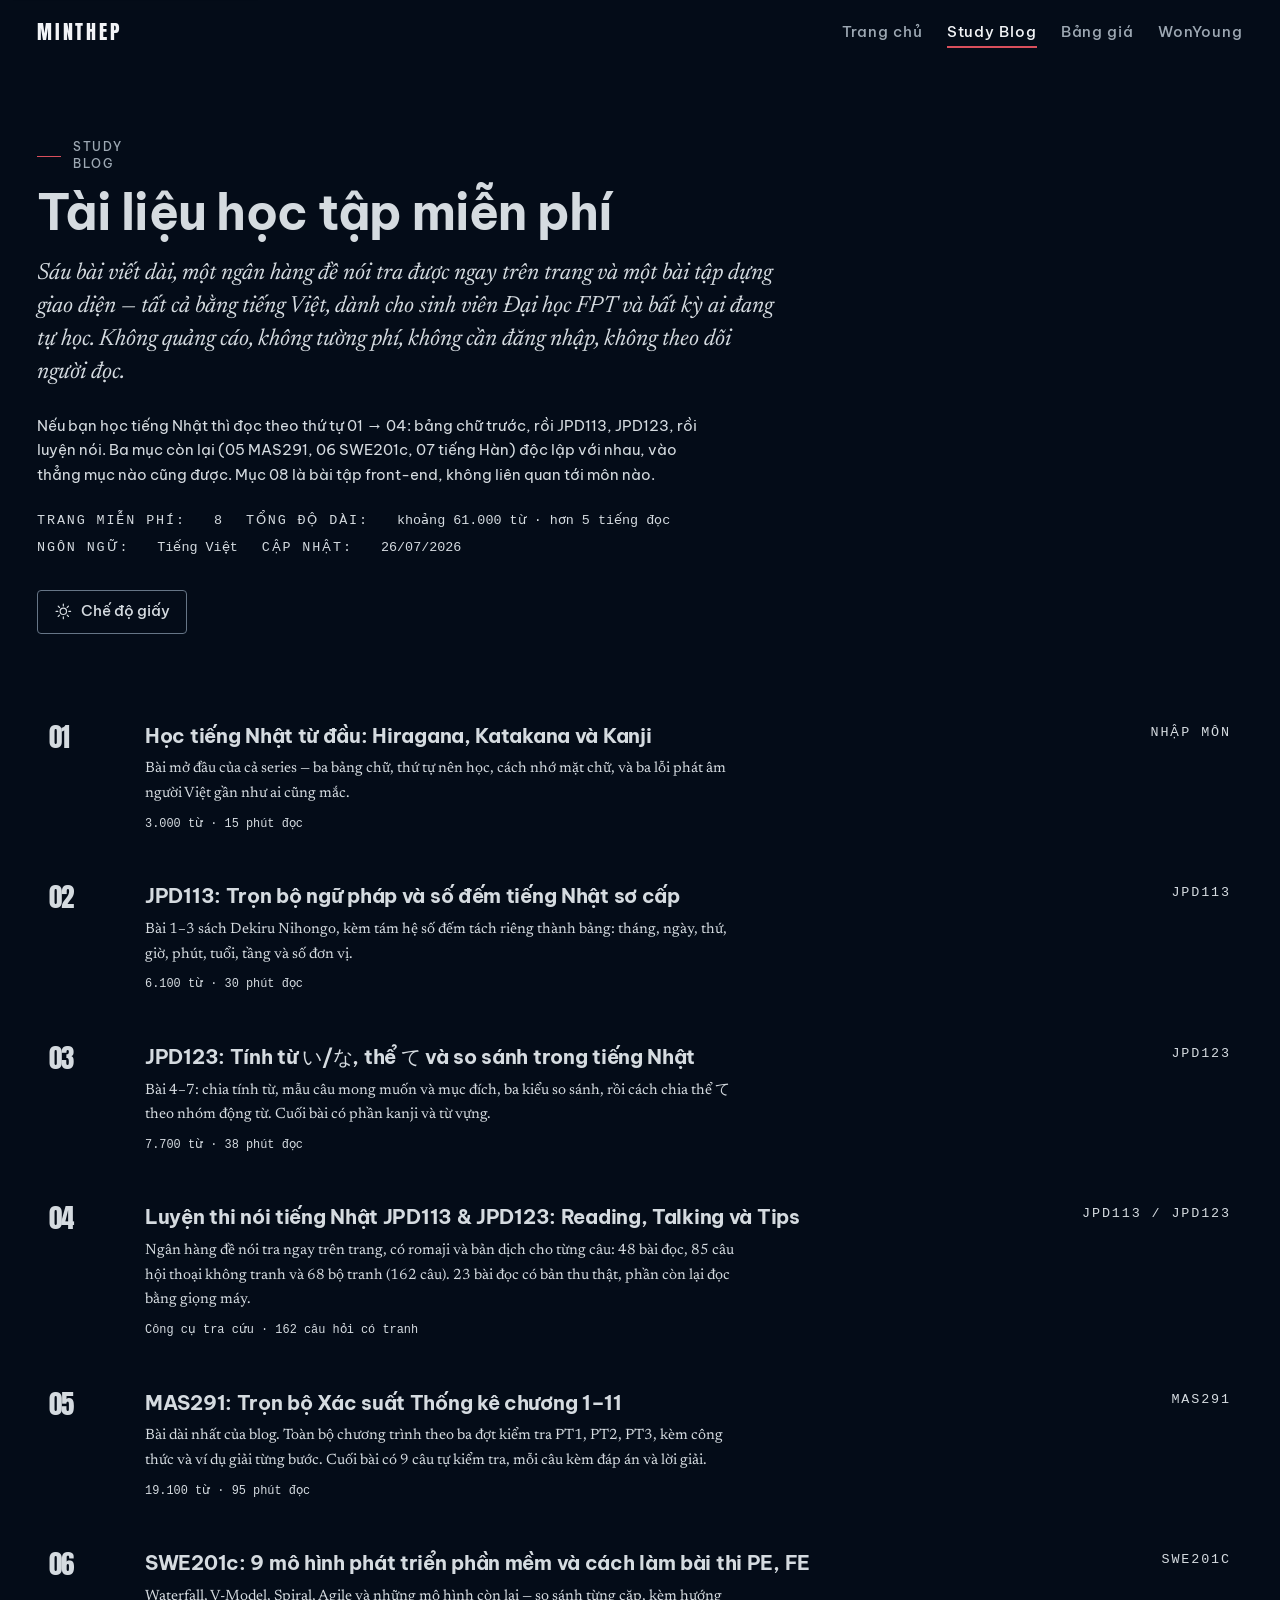
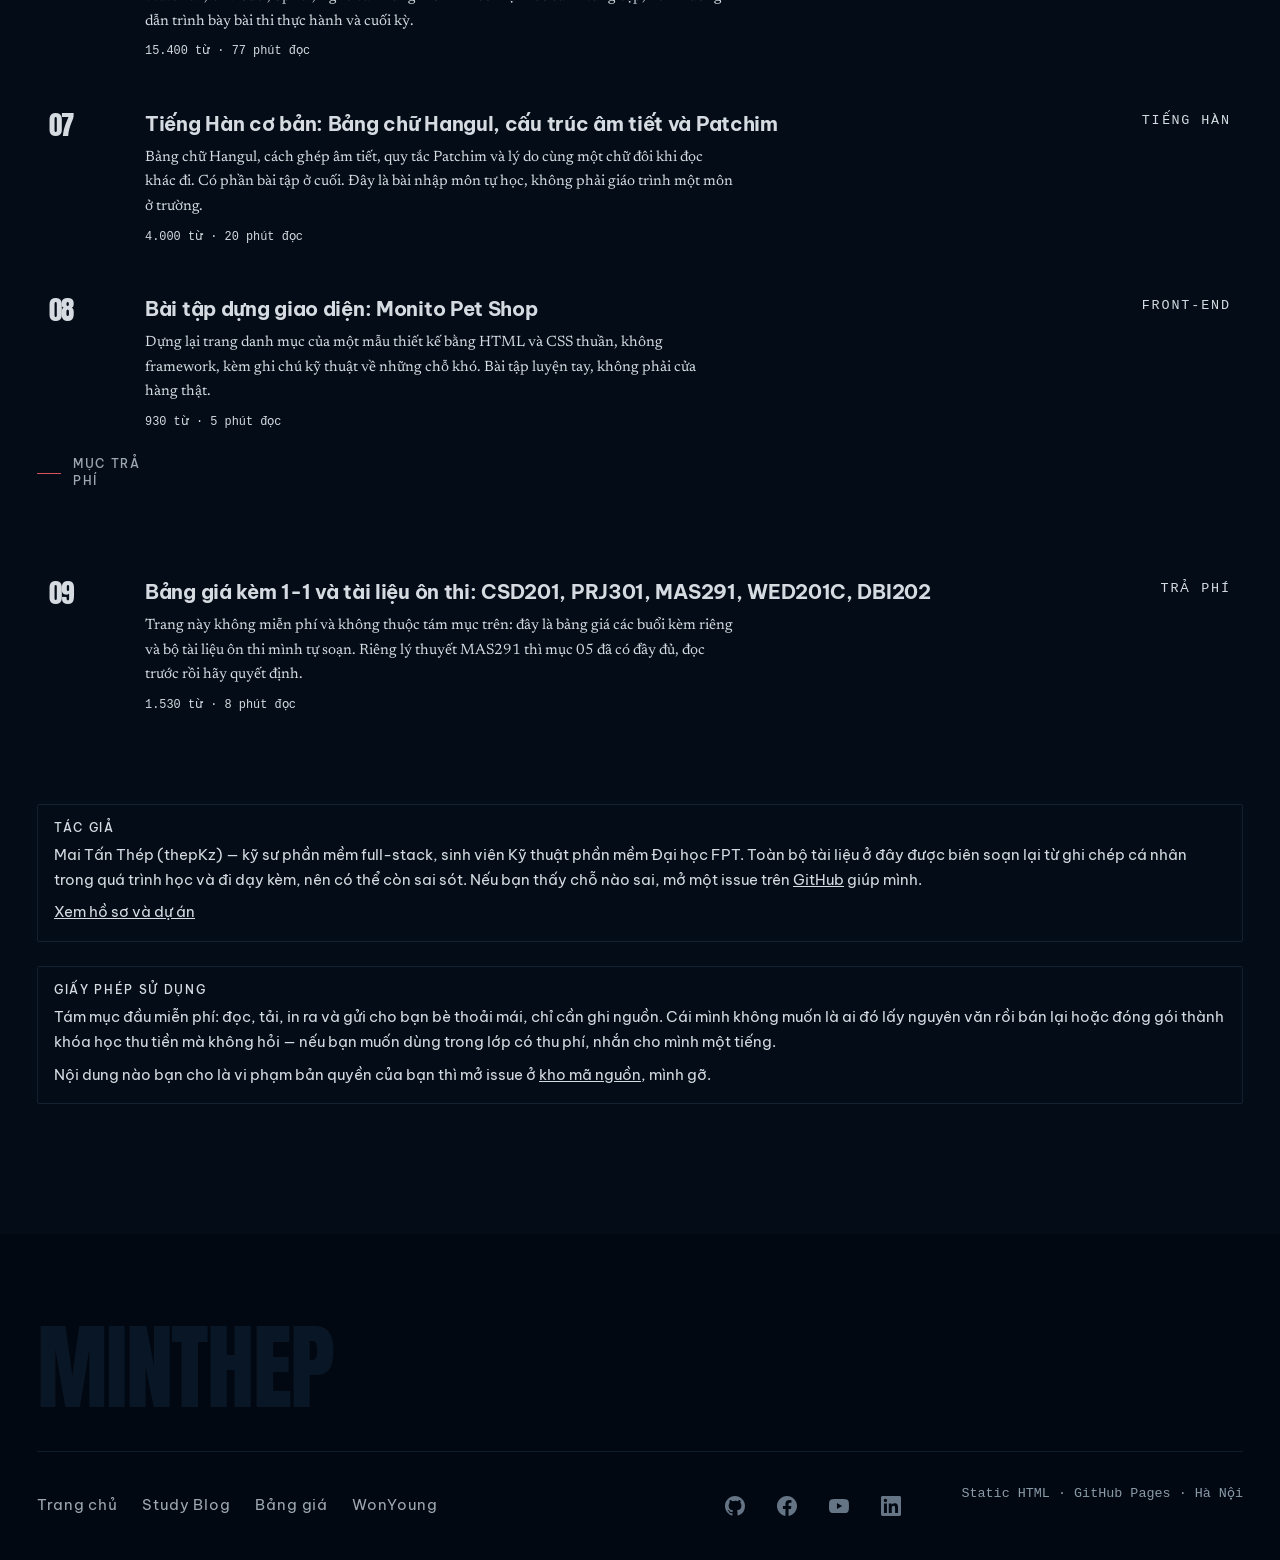
<file: tai_lieu_JPD_MinThep/blog/myblog.html>
<!DOCTYPE html>
<html lang="vi" class="no-js">
<head>
  <meta charset="utf-8">
  <meta name="viewport" content="width=device-width, initial-scale=1">

  <title>Study Blog — Tài liệu học tập miễn phí | Min Thep</title>
  <meta name="description" content="Tám trang tài liệu học tập miễn phí, khoảng 61.000 từ tiếng Việt: tiếng Nhật JPD113/JPD123 kèm ngân hàng đề nói, Xác suất Thống kê MAS291, Kỹ nghệ phần mềm SWE201c, tiếng Hàn nhập môn. Biên soạn bởi Min Thep.">
  <meta name="author" content="Mai Tấn Thép">
  <meta name="color-scheme" content="dark light">
  <meta name="theme-color" content="#040C18">

  <link rel="canonical" href="https://thepkz.github.io/minthep-portfolio/blog/myblog.html">

  <meta property="og:type" content="website">
  <meta property="og:site_name" content="Min Thep">
  <meta property="og:locale" content="vi_VN">
  <meta property="og:url" content="https://thepkz.github.io/minthep-portfolio/blog/myblog.html">
  <meta property="og:title" content="Study Blog — Tài liệu học tập miễn phí | Min Thep">
  <meta property="og:description" content="Tám trang tài liệu học tập miễn phí, khoảng 61.000 từ tiếng Việt: tiếng Nhật JPD113/JPD123 kèm ngân hàng đề nói, Xác suất Thống kê MAS291, Kỹ nghệ phần mềm SWE201c, tiếng Hàn nhập môn.">
  <meta property="og:image" content="https://thepkz.github.io/minthep-portfolio/blog/Speaking/jpd.jpg">
  <meta property="og:image:width" content="1200">
  <meta property="og:image:height" content="628">
  <meta property="og:image:alt" content="Study Blog của Min Thep">
  <meta name="twitter:card" content="summary_large_image">
  <meta name="twitter:title" content="Study Blog — Tài liệu học tập miễn phí | Min Thep">
  <meta name="twitter:description" content="Tám trang tài liệu học tập miễn phí: tiếng Nhật JPD113/JPD123 kèm ngân hàng đề nói, Xác suất Thống kê MAS291, Kỹ nghệ phần mềm SWE201c, tiếng Hàn nhập môn.">
  <meta name="twitter:image" content="https://thepkz.github.io/minthep-portfolio/blog/Speaking/jpd.jpg">

  <link rel="icon" href="../img/favicon.svg" type="image/svg+xml">
  <link rel="icon" href="../img/favicon-32.ico" sizes="32x32">
  <link rel="apple-touch-icon" href="../img/logo.png">

  <link rel="preload" href="../fonts/bvp-700-latin.woff2" as="font" type="font/woff2" crossorigin>
  <link rel="preload" href="../fonts/bvp-700-vietnamese.woff2" as="font" type="font/woff2" crossorigin>

  <link rel="stylesheet" href="../css/tokens.css">
  <link rel="stylesheet" href="../css/base.css">
  <link rel="stylesheet" href="../css/components.css">
  <link rel="stylesheet" href="../css/surface-b.css">

  <!-- Pre-paint: swap .no-js -> .js and restore the reading mode before the
       first paint, so a paper-mode reader never sees a dark flash.
       Copied verbatim from the header comment of js/surface-b.js. -->
  <script>
    (function () {
      var d = document.documentElement;
      d.classList.remove('no-js');
      d.classList.add('js');
      try {
        var m = localStorage.getItem('minthep:reading');
        if (m === 'paper' || m === 'dark') d.setAttribute('data-reading', m);
      } catch (e) {}
    })();
  </script>

  <!-- Page-local hub styles. Every value is a var() from tokens.css /
       components.css / surface-b.css, or a calc() of them. surface-b.css has
       no index/hub component, so the ruled 8-row table lives here. -->
  <style>
    .hub {
      inline-size: 100%;
      max-inline-size: var(--w-shell);
      margin-inline: auto;
      padding-inline: var(--space-gutter);
      padding-block: var(--space-section-sm) var(--space-section);
    }
    /* The header is fixed only when JS runs (components.css §4). */
    .js .hub { padding-block-start: calc(var(--nav-h) + var(--space-section-sm)); }

    .hub__head { max-inline-size: var(--w-read-max); }

    .hub__head h1 {
      margin-block: var(--s-3) var(--s-0);
      font-family: var(--font-body);
      font-size: var(--fs-h1);
      font-weight: 700;
      line-height: var(--lh-tight);
      letter-spacing: var(--ls-tight);
      color: var(--b-display);
      text-wrap: balance;
    }

    .hub__head .b-lead { margin-block-start: var(--s-4); }
    /* The "where to start" paragraph under the lead — body font, not serif. */
    .hub__start {
      margin-block: var(--s-5) var(--s-0);
      max-inline-size: var(--w-read);
      font-size: var(--fs-body-sm);
      line-height: var(--lh-body);
      color: var(--b-muted);
    }
    .hub__head .b-meta { margin-block-start: var(--s-5); }
    .hub__toolbar { margin-block-start: var(--s-6); }

    /* --- the ruled index: 72px numeral / 1fr title+dek / 160px subject code --- */
    .hub__index {
      list-style: none;
      margin-block: var(--s-9) var(--s-0);
      margin-inline: var(--s-0);
      padding: var(--s-0);
      border-block-start: var(--bw-rule) solid var(--b-rule-color);
    }

    .hub__row { border-block-end: var(--bw-hair) solid var(--b-rule-color); }
    .hub__row:last-child { border-block-end: var(--bw-rule) solid var(--b-rule-color); }

    .hub__link {
      display: grid;
      grid-template-columns:
        calc(var(--s-9) + var(--s-2))   /* 64 + 8 = 72px — Anton numeral    */
        minmax(0, 1fr)                  /*          title + dek             */
        var(--s-13);                    /*          160px — subject code    */
      column-gap: var(--s-5);
      align-items: start;
      padding-block: var(--s-5);
      padding-inline: var(--s-3);
      color: inherit;
      text-decoration: none;
      transition:
        background-color var(--dur-2) var(--ease-standard),
        color var(--dur-2) var(--ease-standard);
    }

    .hub__link:hover,
    .hub__link:focus-visible { background-color: var(--b-well); }

    .hub__num {
      font-family: var(--font-display);
      font-size: var(--fs-h3);
      font-weight: 400;
      line-height: var(--lh-tight);
      letter-spacing: var(--ls-display);
      font-variant-numeric: tabular-nums;
      color: var(--b-fill);
    }

    .hub__title {
      display: block;
      font-family: var(--font-body);
      font-size: var(--fs-title);
      font-weight: 600;
      line-height: var(--lh-snug);
      letter-spacing: var(--ls-tight);
      color: var(--b-heading);
      text-wrap: balance;
    }

    .hub__link:hover .hub__title,
    .hub__link:focus-visible .hub__title { color: var(--b-link-hover); }

    .hub__dek {
      display: block;
      margin-block-start: var(--s-2);
      max-inline-size: var(--w-read);
      font-family: var(--font-serif);
      font-size: var(--fs-body-sm);
      line-height: var(--lh-body);
      color: var(--b-body);
    }

    .hub__stat {
      display: block;
      margin-block-start: var(--s-2);
      font-family: var(--font-mono);
      font-size: var(--fs-micro);
      font-variant-numeric: tabular-nums;
      color: var(--b-muted);
    }

    .hub__code {
      font-family: var(--font-mono);
      font-size: var(--fs-caption);
      letter-spacing: var(--ls-label);
      text-transform: uppercase;
      text-align: end;
      overflow-wrap: anywhere;
      color: var(--b-muted);
    }

    /* ≤720px: the code drops under the title and the numeral narrows. */
    @media (max-width: 720px) {
      .hub__link {
        grid-template-columns: var(--s-7) minmax(0, 1fr);
        column-gap: var(--s-4);
        row-gap: var(--s-2);
      }
      .hub__num { font-size: var(--fs-body-lg); }
      .hub__code { grid-column: 2; text-align: start; }
    }

    /* --- author + licence notes ------------------------------------------- */
    .hub__notes {
      display: grid;
      grid-template-columns: repeat(auto-fit, minmax(min(100%, var(--w-narrow)), 1fr));
      gap: var(--s-5);
      margin-block-start: var(--s-9);
    }
    .hub__notes .b-note__title { margin-block: var(--s-0); }

    /* --- cursor-following thumbnail plate ---------------------------------
         Desktop (≥1024px) + fine pointer + motion allowed only. The plate is
         position:fixed at the viewport origin, so clientX/clientY ARE its own
         coordinate space: the pointer handler never measures anything and the
         rAF loop only writes a transform. No layout is read at any point. */
    .hub__plate {
      position: fixed;
      inset-block-start: var(--s-0);
      inset-inline-start: var(--s-0);
      z-index: var(--z-sticky);
      inline-size: calc(var(--s-13) + var(--s-7));               /* 160 + 40      = 200px */
      block-size: calc(var(--s-14) + var(--s-8) + var(--s-1));   /* 208 + 48 + 4  = 260px */
      display: none;
      overflow: hidden;
      border: var(--bw-hair) solid var(--border-strong);
      border-radius: var(--r-sm);
      background-color: var(--b-well-2);
      box-shadow: var(--shadow-over);
      opacity: 0;
      pointer-events: none;
      will-change: transform, opacity;
      transition: opacity var(--dur-2) var(--ease-standard);
    }
    .hub__plate img {
      display: block;
      inline-size: 100%;
      block-size: 100%;
      object-fit: cover;
    }
    .hub__plate.is-on { opacity: 1; }

    @media (min-width: 1024px) and (pointer: fine) {
      .js .hub__plate { display: block; }
    }
    @media (prefers-reduced-motion: reduce) {
      .js .hub__plate { display: none; }
    }
  </style>

  <script type="application/ld+json">
  {
    "@context": "https://schema.org",
    "@type": "Blog",
    "@id": "https://thepkz.github.io/minthep-portfolio/blog/myblog.html",
    "name": "Study Blog — Min Thep",
    "description": "Tài liệu học tập miễn phí: tiếng Nhật JPD113/JPD123 kèm ngân hàng đề nói, Xác suất Thống kê MAS291, Kỹ nghệ phần mềm SWE201c, tiếng Hàn nhập môn.",
    "inLanguage": "vi",
    "url": "https://thepkz.github.io/minthep-portfolio/blog/myblog.html",
    "author": {
      "@type": "Person",
      "name": "Mai Tấn Thép",
      "alternateName": "thepKz",
      "url": "https://thepkz.github.io/minthep-portfolio/"
    },
    "blogPost": [
      { "@type": "BlogPosting", "headline": "Học tiếng Nhật từ đầu: Hiragana, Katakana và Kanji", "inLanguage": "vi", "url": "https://thepkz.github.io/minthep-portfolio/blog/textblog-0.html", "wordCount": 3003 },
      { "@type": "BlogPosting", "headline": "JPD113: Trọn bộ ngữ pháp và số đếm tiếng Nhật sơ cấp", "inLanguage": "vi", "url": "https://thepkz.github.io/minthep-portfolio/blog/textblog-1.html", "wordCount": 6082 },
      { "@type": "BlogPosting", "headline": "JPD123: Tính từ い/な, thể て và so sánh trong tiếng Nhật", "inLanguage": "vi", "url": "https://thepkz.github.io/minthep-portfolio/blog/textblog-2.html", "wordCount": 7668 },
      { "@type": "BlogPosting", "headline": "Luyện thi nói tiếng Nhật JPD113 & JPD123: Reading, Talking và Tips", "inLanguage": "vi", "url": "https://thepkz.github.io/minthep-portfolio/blog/Speaking.html", "wordCount": 4884 },
      { "@type": "BlogPosting", "headline": "MAS291: Trọn bộ Xác suất Thống kê chương 1–11", "inLanguage": "vi", "url": "https://thepkz.github.io/minthep-portfolio/blog/textblog-3.html", "wordCount": 19068 },
      { "@type": "BlogPosting", "headline": "SWE201c: 9 mô hình phát triển phần mềm và cách làm bài thi PE, FE", "inLanguage": "vi", "url": "https://thepkz.github.io/minthep-portfolio/blog/textblog-5.html", "wordCount": 15374 },
      { "@type": "BlogPosting", "headline": "Tiếng Hàn cơ bản: Bảng chữ Hangul, cấu trúc âm tiết và Patchim", "inLanguage": "vi", "url": "https://thepkz.github.io/minthep-portfolio/blog/textblog-6.html", "wordCount": 3978 },
      { "@type": "BlogPosting", "headline": "Bài tập dựng giao diện: Monito Pet Shop", "inLanguage": "vi", "url": "https://thepkz.github.io/minthep-portfolio/blog/test.html", "wordCount": 933 },
      { "@type": "BlogPosting", "headline": "Bảng giá kèm 1-1 và tài liệu ôn thi: CSD201, PRJ301, MAS291, WED201C, DBI202", "inLanguage": "vi", "url": "https://thepkz.github.io/minthep-portfolio/blog/textblog-4.html", "wordCount": 1531 }
    ]
  }
  </script>
</head>

<body>
  <a class="skip-link" href="#main">Bỏ qua tới nội dung chính</a>

  <header class="site-header" data-nav>
    <div data-nav-bar>
      <a class="wordmark" href="../index.html">MINTHEP</a>
      <nav aria-label="Điều hướng chính">
        <ul role="list">
          <li><a data-nav-link href="../index.html">Trang chủ</a></li>
          <li><a data-nav-link href="myblog.html" aria-current="page">Study Blog</a></li>
          <li><a data-nav-link href="textblog-4.html">Bảng giá</a></li>
          <li><a data-nav-link href="../wy/wy.html">WonYoung</a></li>
        </ul>
      </nav>
      <button type="button" data-nav-toggle aria-expanded="false" aria-controls="site-drawer" aria-label="Mở menu">
        <svg data-icon="menu" aria-hidden="true" focusable="false"><use href="../img/sprite.svg#menu"></use></svg>
        <svg data-icon="close" aria-hidden="true" focusable="false"><use href="../img/sprite.svg#close"></use></svg>
      </button>
    </div>
  </header>

  <div id="site-drawer" data-drawer tabindex="-1">
    <nav aria-label="Điều hướng di động">
      <ul role="list">
        <li><a href="../index.html">Trang chủ</a></li>
        <li><a href="myblog.html" aria-current="page">Study Blog</a></li>
        <li><a href="textblog-4.html">Bảng giá</a></li>
        <li><a href="../wy/wy.html">WonYoung</a></li>
      </ul>
    </nav>
  </div>

  <main id="main" class="hub">
    <header class="hub__head">
      <p data-eyebrow>Study Blog</p>
      <h1>Tài liệu học tập miễn phí</h1>
      <p class="b-lead">
        Sáu bài viết dài, một ngân hàng đề nói tra được ngay trên trang và một bài tập
        dựng giao diện — tất cả bằng tiếng Việt, dành cho sinh viên Đại học FPT và bất kỳ
        ai đang tự học. Không quảng cáo, không tường phí, không cần đăng nhập, không
        theo dõi người đọc.
      </p>
      <p class="hub__start">
        Nếu bạn học tiếng Nhật thì đọc theo thứ tự 01 → 04: bảng chữ trước, rồi JPD113,
        JPD123, rồi luyện nói. Ba mục còn lại (05 MAS291, 06 SWE201c, 07 tiếng Hàn) độc
        lập với nhau, vào thẳng mục nào cũng được. Mục 08 là bài tập front-end, không
        liên quan tới môn nào.
      </p>
      <dl class="b-meta">
        <dt>Trang miễn phí</dt><dd>8</dd>
        <dt>Tổng độ dài</dt><dd>khoảng 61.000 từ · hơn 5 tiếng đọc</dd>
        <dt>Ngôn ngữ</dt><dd>Tiếng Việt</dd>
        <dt>Cập nhật</dt><dd><time datetime="2026-07-26">26/07/2026</time></dd>
      </dl>
      <p class="hub__toolbar">
        <button type="button" class="b-modetoggle js-only" data-reading-toggle aria-pressed="false">
          <svg data-icon="sun" aria-hidden="true" focusable="false"><use href="../img/sprite.svg#sun"></use></svg>
          <span class="b-modetoggle__on">Chế độ giấy</span>
          <span class="b-modetoggle__off">Chế độ tối</span>
        </button>
      </p>
    </header>

    <div data-plate-scope>
      <h2 class="visually-hidden" id="danh-sach-bai-viet">Danh sách tài liệu miễn phí</h2>

      <ol class="hub__index" role="list" aria-labelledby="danh-sach-bai-viet">
        <li class="hub__row">
          <a class="hub__link" href="textblog-0.html"
             data-cover-avif="myblog/welcome.avif" data-cover-webp="myblog/welcome.webp"
             data-cover-src="myblog/welcome.png" data-cover-w="640" data-cover-h="640">
            <span class="hub__num" aria-hidden="true">01</span>
            <span class="hub__main">
              <span class="hub__title">Học tiếng Nhật từ đầu: Hiragana, Katakana và Kanji</span>
              <span class="hub__dek">Bài mở đầu của cả series — ba bảng chữ, thứ tự nên học, cách nhớ mặt chữ, và ba lỗi phát âm người Việt gần như ai cũng mắc.</span>
              <span class="hub__stat">3.000 từ · 15 phút đọc</span>
            </span>
            <span class="hub__code">Nhập môn</span>
          </a>
        </li>

        <li class="hub__row">
          <a class="hub__link" href="textblog-1.html"
             data-cover-avif="myblog/jpd113.avif" data-cover-webp="myblog/jpd113.webp"
             data-cover-src="myblog/jpd113.png" data-cover-w="640" data-cover-h="640">
            <span class="hub__num" aria-hidden="true">02</span>
            <span class="hub__main">
              <span class="hub__title">JPD113: Trọn bộ ngữ pháp và số đếm tiếng Nhật sơ cấp</span>
              <span class="hub__dek">Bài 1–3 sách Dekiru Nihongo, kèm tám hệ số đếm tách riêng thành bảng: tháng, ngày, thứ, giờ, phút, tuổi, tầng và số đơn vị.</span>
              <span class="hub__stat">6.100 từ · 30 phút đọc</span>
            </span>
            <span class="hub__code">JPD113</span>
          </a>
        </li>

        <li class="hub__row">
          <a class="hub__link" href="textblog-2.html"
             data-cover-avif="myblog/jpd123.avif" data-cover-webp="myblog/jpd123.webp"
             data-cover-src="myblog/jpd123.png" data-cover-w="640" data-cover-h="640">
            <span class="hub__num" aria-hidden="true">03</span>
            <span class="hub__main">
              <span class="hub__title">JPD123: Tính từ い/な, thể て và so sánh trong tiếng Nhật</span>
              <span class="hub__dek">Bài 4–7: chia tính từ, mẫu câu mong muốn và mục đích, ba kiểu so sánh, rồi cách chia thể て theo nhóm động từ. Cuối bài có phần kanji và từ vựng.</span>
              <span class="hub__stat">7.700 từ · 38 phút đọc</span>
            </span>
            <span class="hub__code">JPD123</span>
          </a>
        </li>

        <li class="hub__row">
          <a class="hub__link" href="Speaking.html"
             data-cover-avif="Speaking/jpd.avif" data-cover-webp="Speaking/jpd.webp"
             data-cover-src="Speaking/jpd.png" data-cover-w="640" data-cover-h="640">
            <span class="hub__num" aria-hidden="true">04</span>
            <span class="hub__main">
              <span class="hub__title">Luyện thi nói tiếng Nhật JPD113 &amp; JPD123: Reading, Talking và Tips</span>
              <span class="hub__dek">Ngân hàng đề nói tra ngay trên trang, có romaji và bản dịch cho từng câu: 48 bài đọc, 85 câu hội thoại không tranh và 68 bộ tranh (162 câu). 23 bài đọc có bản thu thật, phần còn lại đọc bằng giọng máy.</span>
              <span class="hub__stat">Công cụ tra cứu · 162 câu hỏi có tranh</span>
            </span>
            <span class="hub__code">JPD113 / JPD123</span>
          </a>
        </li>

        <li class="hub__row">
          <a class="hub__link" href="textblog-3.html"
             data-cover-avif="textblog-3/mas291.avif" data-cover-webp="textblog-3/mas291.webp"
             data-cover-src="textblog-3/mas291.png" data-cover-w="640" data-cover-h="640">
            <span class="hub__num" aria-hidden="true">05</span>
            <span class="hub__main">
              <span class="hub__title">MAS291: Trọn bộ Xác suất Thống kê chương 1–11</span>
              <span class="hub__dek">Bài dài nhất của blog. Toàn bộ chương trình theo ba đợt kiểm tra PT1, PT2, PT3, kèm công thức và ví dụ giải từng bước. Cuối bài có 9 câu tự kiểm tra, mỗi câu kèm đáp án và lời giải.</span>
              <span class="hub__stat">19.100 từ · 95 phút đọc</span>
            </span>
            <span class="hub__code">MAS291</span>
          </a>
        </li>

        <li class="hub__row">
          <a class="hub__link" href="textblog-5.html"
             data-cover-avif="textblog-5/swe201c.avif" data-cover-webp="textblog-5/swe201c.webp"
             data-cover-src="textblog-5/swe201c.png" data-cover-w="722" data-cover-h="726">
            <span class="hub__num" aria-hidden="true">06</span>
            <span class="hub__main">
              <span class="hub__title">SWE201c: 9 mô hình phát triển phần mềm và cách làm bài thi PE, FE</span>
              <span class="hub__dek">Waterfall, V-Model, Spiral, Agile và những mô hình còn lại — so sánh từng cặp, kèm hướng dẫn trình bày bài thi thực hành và cuối kỳ.</span>
              <span class="hub__stat">15.400 từ · 77 phút đọc</span>
            </span>
            <span class="hub__code">SWE201c</span>
          </a>
        </li>

        <li class="hub__row">
          <a class="hub__link" href="textblog-6.html"
             data-cover-avif="myblog/meo.avif" data-cover-webp="myblog/meo.webp"
             data-cover-src="myblog/meo.png" data-cover-w="623" data-cover-h="568">
            <span class="hub__num" aria-hidden="true">07</span>
            <span class="hub__main">
              <span class="hub__title">Tiếng Hàn cơ bản: Bảng chữ Hangul, cấu trúc âm tiết và Patchim</span>
              <span class="hub__dek">Bảng chữ Hangul, cách ghép âm tiết, quy tắc Patchim và lý do cùng một chữ đôi khi đọc khác đi. Có phần bài tập ở cuối. Đây là bài nhập môn tự học, không phải giáo trình một môn ở trường.</span>
              <span class="hub__stat">4.000 từ · 20 phút đọc</span>
            </span>
            <span class="hub__code">Tiếng Hàn</span>
          </a>
        </li>

        <li class="hub__row">
          <a class="hub__link" href="test.html">
            <span class="hub__num" aria-hidden="true">08</span>
            <span class="hub__main">
              <span class="hub__title">Bài tập dựng giao diện: Monito Pet Shop</span>
              <span class="hub__dek">Dựng lại trang danh mục của một mẫu thiết kế bằng HTML và CSS thuần, không framework, kèm ghi chú kỹ thuật về những chỗ khó. Bài tập luyện tay, không phải cửa hàng thật.</span>
              <span class="hub__stat">930 từ · 5 phút đọc</span>
            </span>
            <span class="hub__code">Front-end</span>
          </a>
        </li>
      </ol>

      <p data-eyebrow>Mục trả phí</p>
      <h2 class="visually-hidden" id="muc-tra-phi">Mục trả phí</h2>

      <ul class="hub__index" role="list" aria-labelledby="muc-tra-phi">
        <li class="hub__row">
          <a class="hub__link" href="textblog-4.html"
             data-cover-avif="textblog-4/tuban.avif" data-cover-webp="textblog-4/tuban.webp"
             data-cover-src="textblog-4/tuban.png" data-cover-w="360" data-cover-h="301">
            <span class="hub__num" aria-hidden="true">09</span>
            <span class="hub__main">
              <span class="hub__title">Bảng giá kèm 1-1 và tài liệu ôn thi: CSD201, PRJ301, MAS291, WED201C, DBI202</span>
              <span class="hub__dek">Trang này không miễn phí và không thuộc tám mục trên: đây là bảng giá các buổi kèm riêng và bộ tài liệu ôn thi mình tự soạn. Riêng lý thuyết MAS291 thì mục 05 đã có đầy đủ, đọc trước rồi hãy quyết định.</span>
              <span class="hub__stat">1.530 từ · 8 phút đọc</span>
            </span>
            <span class="hub__code">Trả phí</span>
          </a>
        </li>
      </ul>
    </div>

    <aside class="hub__notes" aria-label="Thông tin thêm">
      <div class="b-note">
        <h2 class="b-note__title">Tác giả</h2>
        <p>
          Mai Tấn Thép (thepKz) — kỹ sư phần mềm full-stack, sinh viên Kỹ thuật phần mềm
          Đại học FPT. Toàn bộ tài liệu ở đây được biên soạn lại từ ghi chép cá nhân
          trong quá trình học và đi dạy kèm, nên có thể còn sai sót. Nếu bạn thấy chỗ nào
          sai, mở một issue trên
          <a href="https://github.com/thepKz/minthep-portfolio/issues" rel="noopener noreferrer" target="_blank">GitHub</a>
          giúp mình.
        </p>
        <p><a href="../index.html">Xem hồ sơ và dự án</a></p>
      </div>

      <div class="b-note">
        <h2 class="b-note__title">Giấy phép sử dụng</h2>
        <p>
          Tám mục đầu miễn phí: đọc, tải, in ra và gửi cho bạn bè thoải mái, chỉ cần
          ghi nguồn. Cái mình không muốn là ai đó lấy nguyên văn rồi bán lại hoặc đóng
          gói thành khóa học thu tiền mà không hỏi — nếu bạn muốn dùng trong lớp có thu
          phí, nhắn cho mình một tiếng.
        </p>
        <p>
          Nội dung nào bạn cho là vi phạm bản quyền của bạn thì mở issue ở
          <a href="https://github.com/thepKz/minthep-portfolio/issues" rel="noopener noreferrer" target="_blank">kho mã nguồn</a>,
          mình gỡ.
        </p>
      </div>
    </aside>

    <div class="hub__plate" data-plate aria-hidden="true"></div>
  </main>

  <footer data-footer>
    <p data-footer-mark aria-hidden="true">MINTHEP</p>
    <div data-footer-grid>
      <nav aria-label="Liên kết chân trang">
        <ul role="list">
          <li><a href="../index.html">Trang chủ</a></li>
          <li><a href="myblog.html">Study Blog</a></li>
          <li><a href="textblog-4.html">Bảng giá</a></li>
          <li><a href="../wy/wy.html">WonYoung</a></li>
        </ul>
      </nav>
      <ul data-social role="list">
        <li>
          <a href="https://github.com/thepKz" rel="noopener noreferrer" target="_blank" aria-label="GitHub">
            <svg data-icon="github" aria-hidden="true" focusable="false"><use href="../img/sprite.svg#github"></use></svg>
          </a>
        </li>
        <li>
          <a href="https://www.facebook.com/thepp.tan" rel="noopener noreferrer" target="_blank" aria-label="Facebook">
            <svg data-icon="facebook" aria-hidden="true" focusable="false"><use href="../img/sprite.svg#facebook"></use></svg>
          </a>
        </li>
        <li>
          <a href="https://www.youtube.com/@minthep2611" rel="noopener noreferrer" target="_blank" aria-label="YouTube">
            <svg data-icon="youtube" aria-hidden="true" focusable="false"><use href="../img/sprite.svg#youtube"></use></svg>
          </a>
        </li>
        <li>
          <a href="https://www.linkedin.com/in/thepmaitan26/" rel="noopener noreferrer" target="_blank" aria-label="LinkedIn">
            <svg data-icon="linkedin" aria-hidden="true" focusable="false"><use href="../img/sprite.svg#linkedin"></use></svg>
          </a>
        </li>
      </ul>
      <p data-colophon>Static HTML · GitHub Pages · Hà Nội</p>
    </div>
  </footer>

  <script type="module" src="../js/surface-b.js"></script>

  <!-- Cursor-following thumbnail plate. Desktop ≥1024px, fine pointer, motion
       allowed. core.js is already in the module cache (surface-b.js imported
       it) so this is a free re-import and boot() is NOT called a second time.
       Cover images are created on first hover, so a phone, a coarse pointer or
       a no-JS visitor downloads zero cover bytes. -->
  <script type="module">
    import { REDUCED, FINE_POINTER } from '../js/core.js';

    const plate = document.querySelector('[data-plate]');
    const scope = document.querySelector('[data-plate-scope]');

    if (plate && scope && !REDUCED && FINE_POINTER &&
        window.matchMedia('(min-width: 1024px)').matches) {

      /* Cached viewport box — refreshed on resize only, never inside the
         pointer handler. The plate is position:fixed at the viewport origin,
         so clientX/clientY are already its coordinate space and nothing is
         ever read back from layout. */
      let vw = window.innerWidth;
      let vh = window.innerHeight;

      const PW = 200;   /* plate inline size, mirrors .hub__plate */
      const PH = 260;   /* plate block size                       */
      const PAD = 24;   /* keep-out margin from the viewport edge */

      let tx = 0, ty = 0;   /* target   */
      let cx = 0, cy = 0;   /* rendered */
      let raf = 0, on = false, primed = false;

      const clamp = (v, lo, hi) => (v < lo ? lo : v > hi ? hi : v);

      function frame() {
        cx += (tx - cx) * 0.16;
        cy += (ty - cy) * 0.16;
        plate.style.transform =
          'translate3d(' + cx.toFixed(2) + 'px,' + cy.toFixed(2) + 'px,0)' +
          ' translate(-50%,-50%) rotate(-3deg)';
        raf = (on && (Math.abs(tx - cx) > 0.4 || Math.abs(ty - cy) > 0.4))
          ? requestAnimationFrame(frame)
          : 0;
      }

      function pump() { if (!raf && on) raf = requestAnimationFrame(frame); }

      function hide() {
        on = false;
        plate.classList.remove('is-on');
      }

      function showFor(link) {
        const avif = link.getAttribute('data-cover-avif');
        if (!avif) { hide(); return; }

        if (plate.dataset.key !== avif) {
          plate.dataset.key = avif;
          const pic = document.createElement('picture');
          const sA = document.createElement('source');
          sA.srcset = avif;
          sA.type = 'image/avif';
          const sW = document.createElement('source');
          sW.srcset = link.getAttribute('data-cover-webp');
          sW.type = 'image/webp';
          const img = document.createElement('img');
          img.src = link.getAttribute('data-cover-src');
          img.width = Number(link.getAttribute('data-cover-w'));
          img.height = Number(link.getAttribute('data-cover-h'));
          img.alt = '';
          img.decoding = 'async';
          img.loading = 'lazy';
          pic.append(sA, sW, img);
          plate.replaceChildren(pic);
        }

        on = true;
        plate.classList.add('is-on');
        pump();
      }

      scope.addEventListener('pointerover', (e) => {
        const link = e.target.closest('.hub__link');
        if (link) showFor(link); else hide();
      }, { passive: true });

      scope.addEventListener('pointerleave', hide, { passive: true });

      scope.addEventListener('pointermove', (e) => {
        tx = clamp(e.clientX + PAD * 3, PW / 2 + PAD, vw - PW / 2 - PAD);
        ty = clamp(e.clientY, PH / 2 + PAD, vh - PH / 2 - PAD);
        if (!primed) { primed = true; cx = tx; cy = ty; }
        pump();
      }, { passive: true });

      window.addEventListener('resize', () => {
        vw = window.innerWidth;
        vh = window.innerHeight;
      }, { passive: true });
    }
  </script>
</body>
</html>
</file>
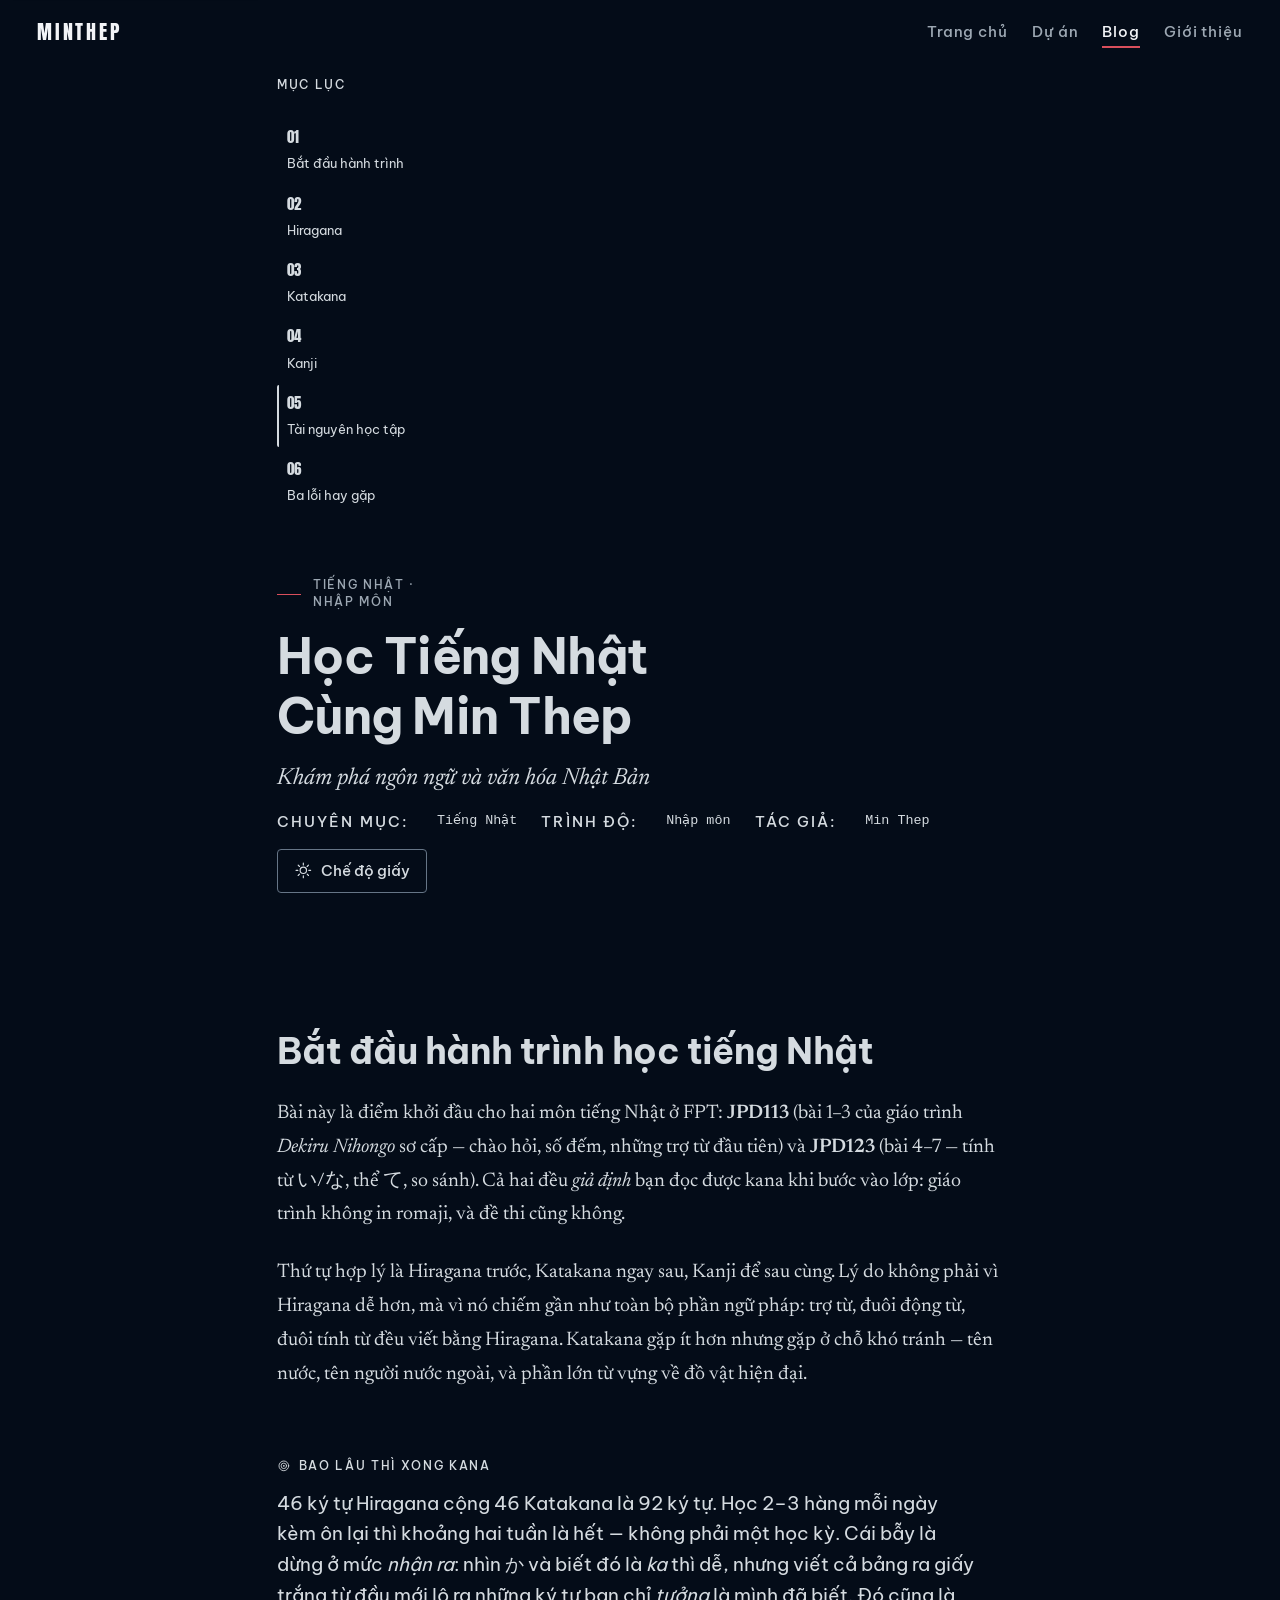
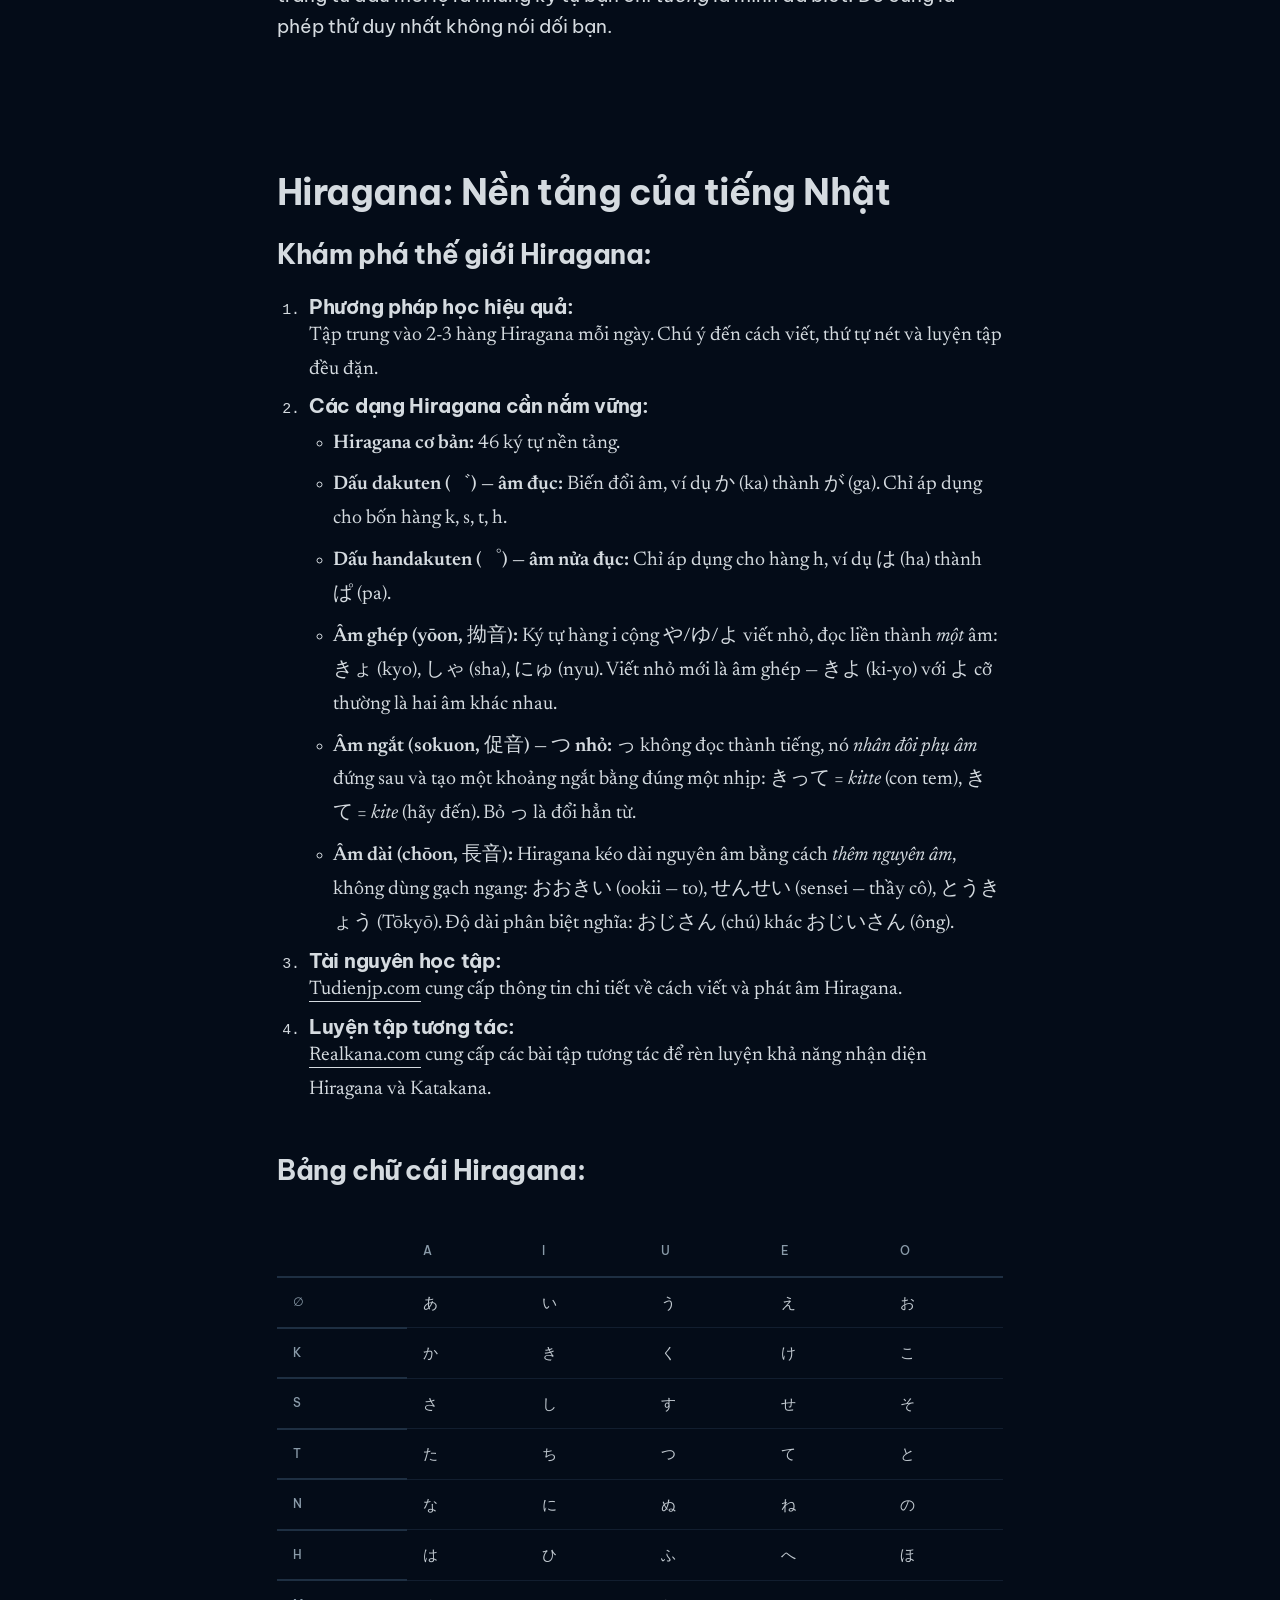
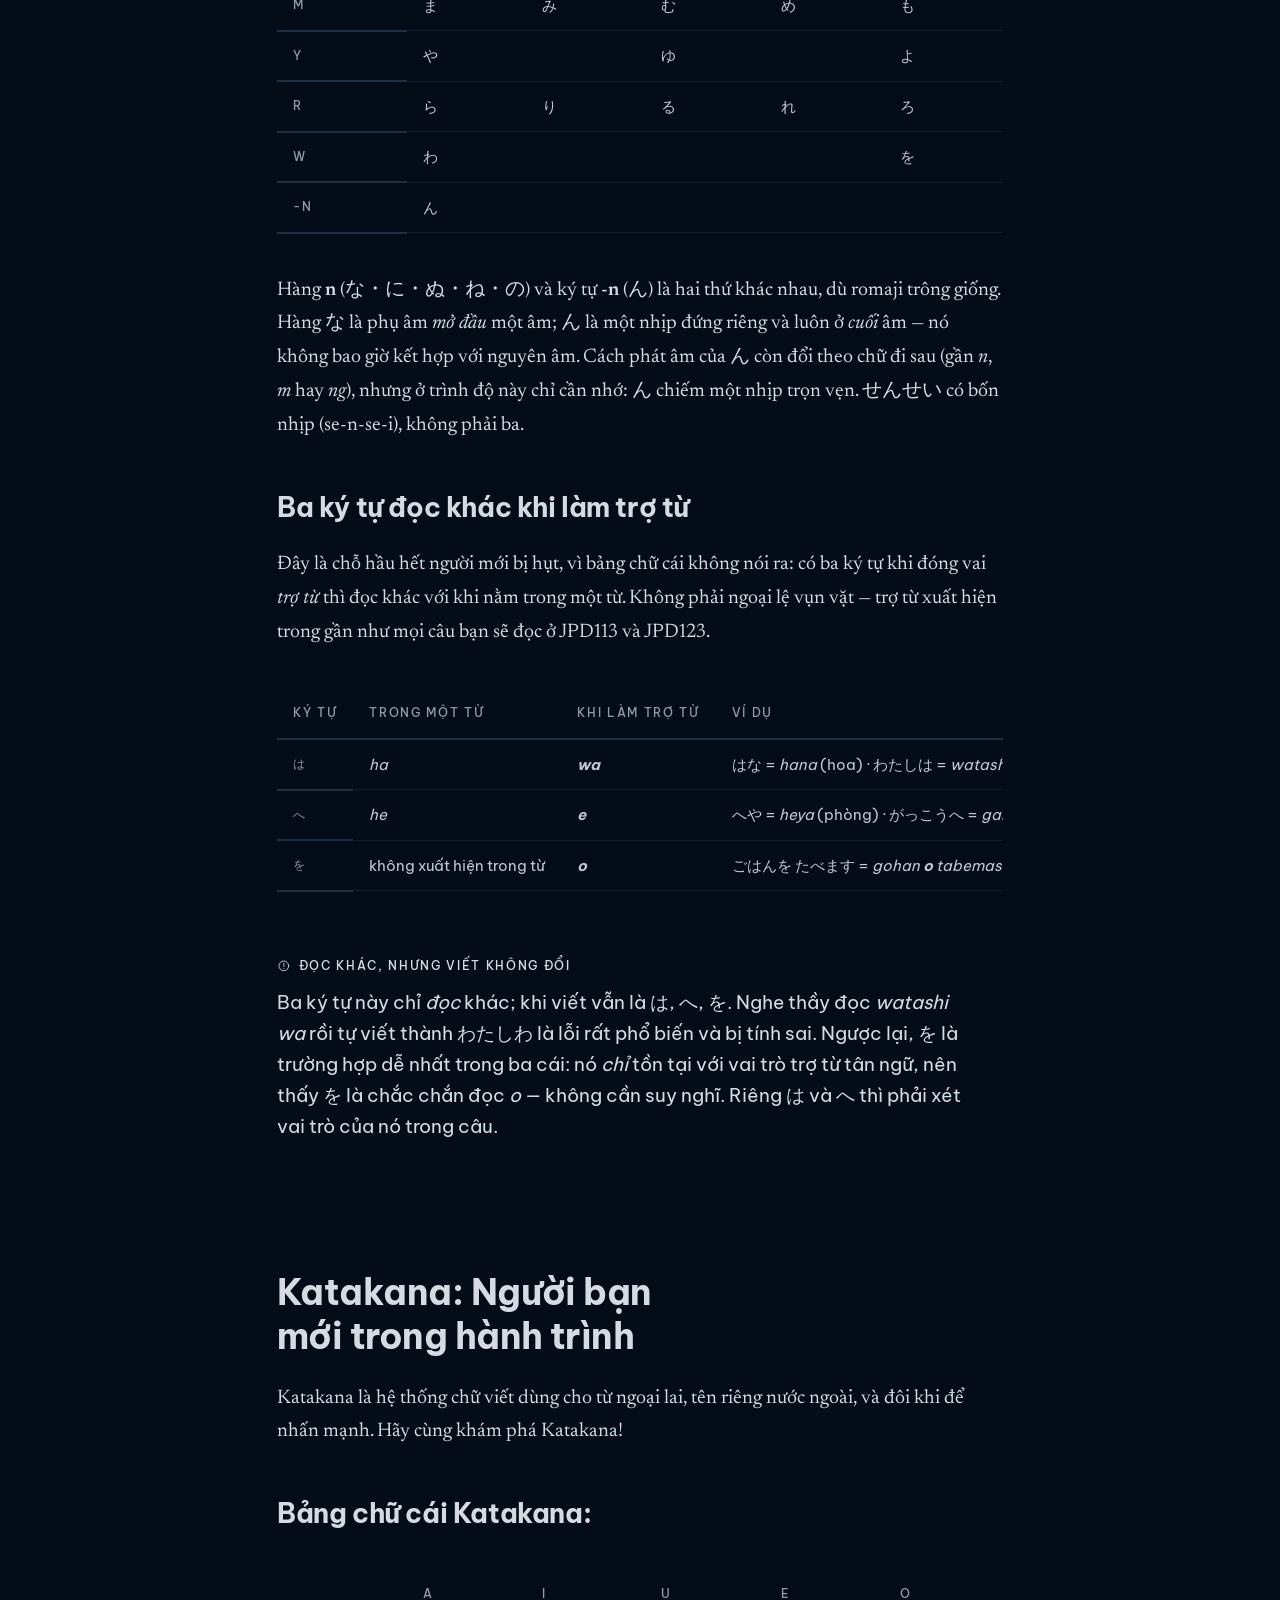
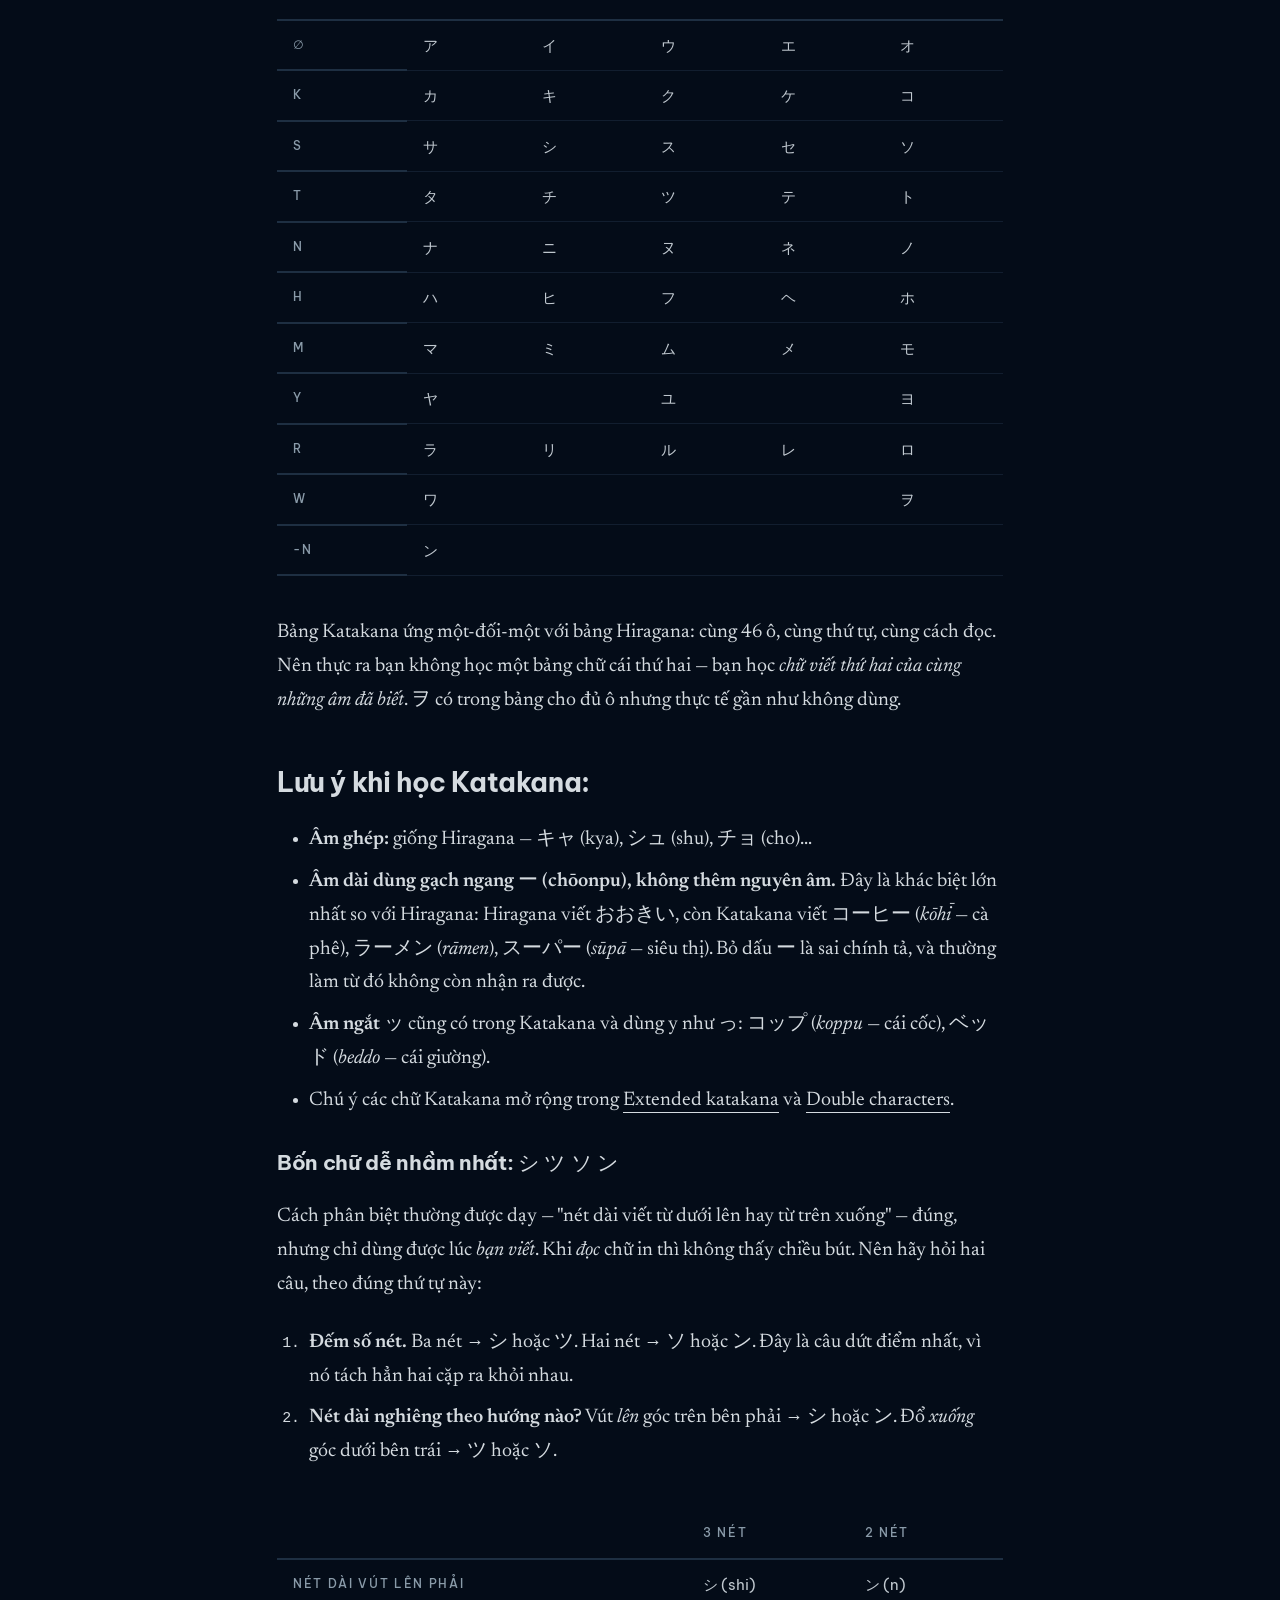
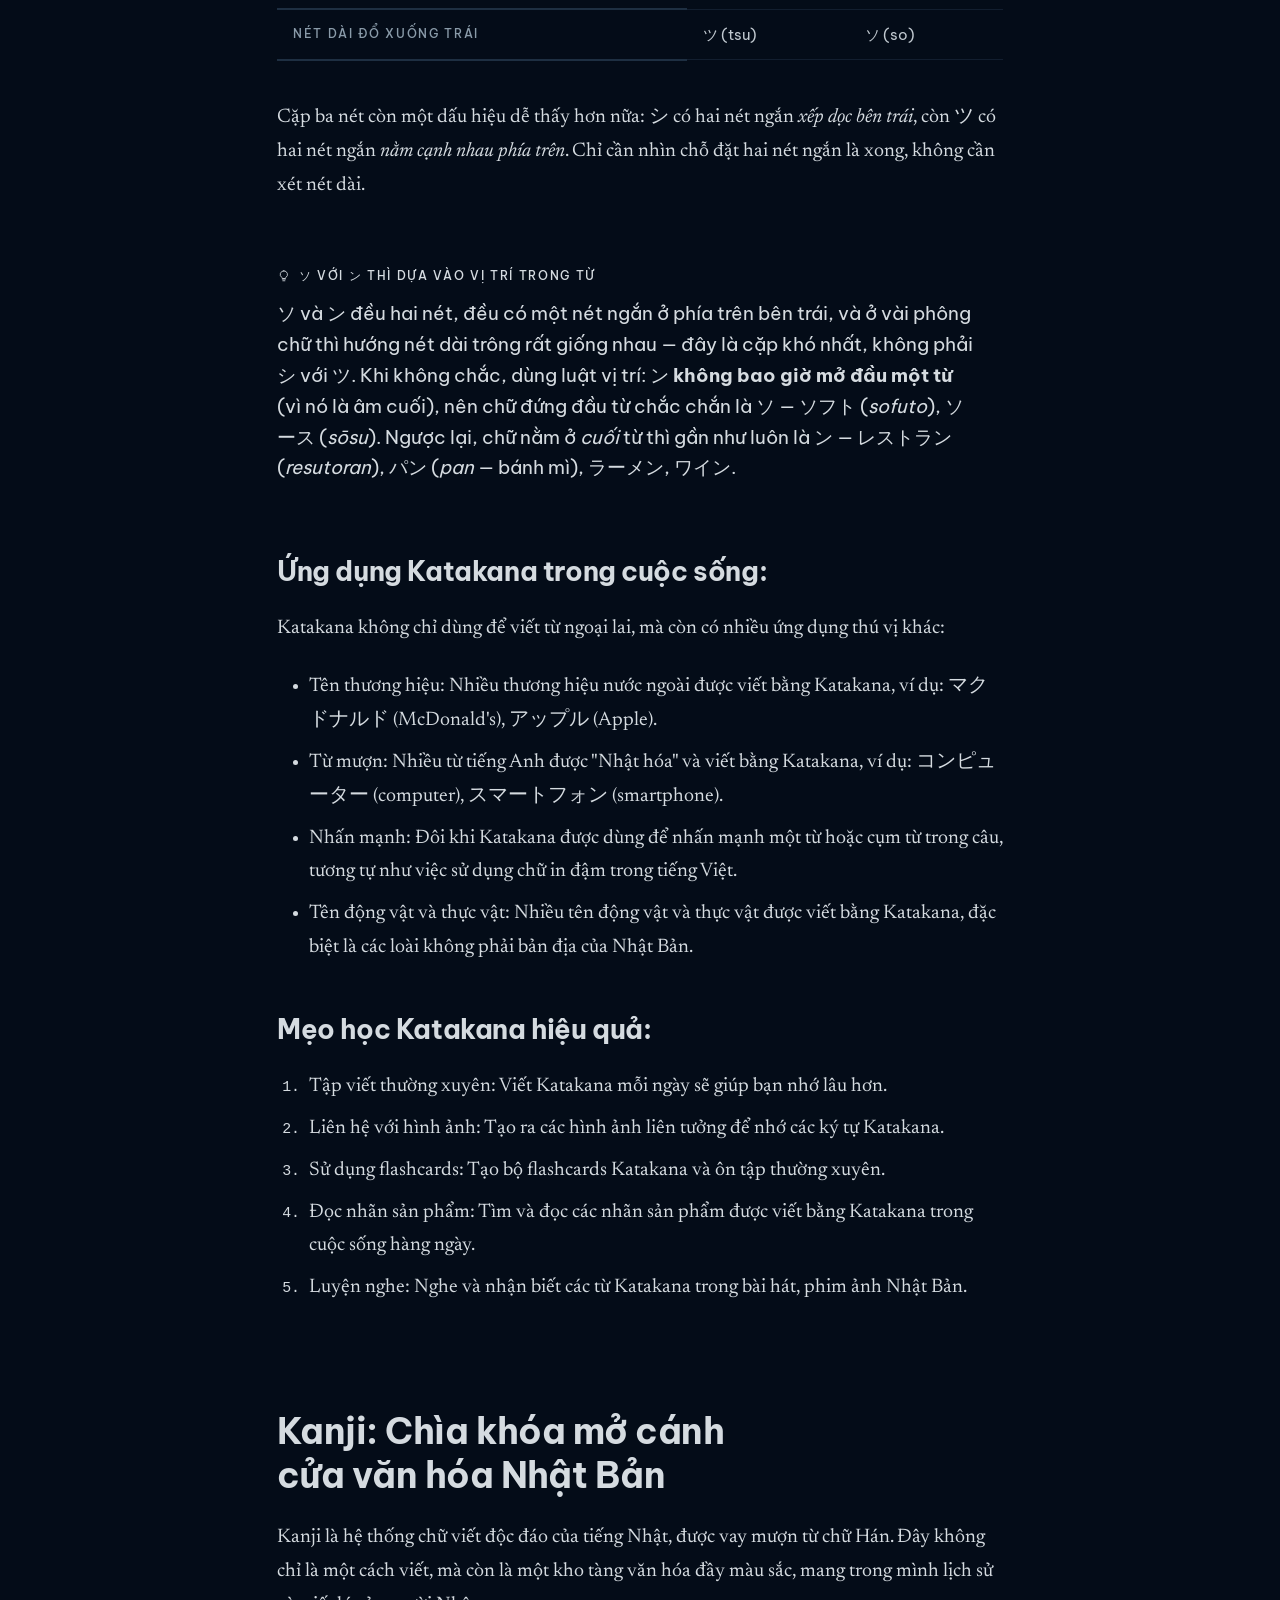
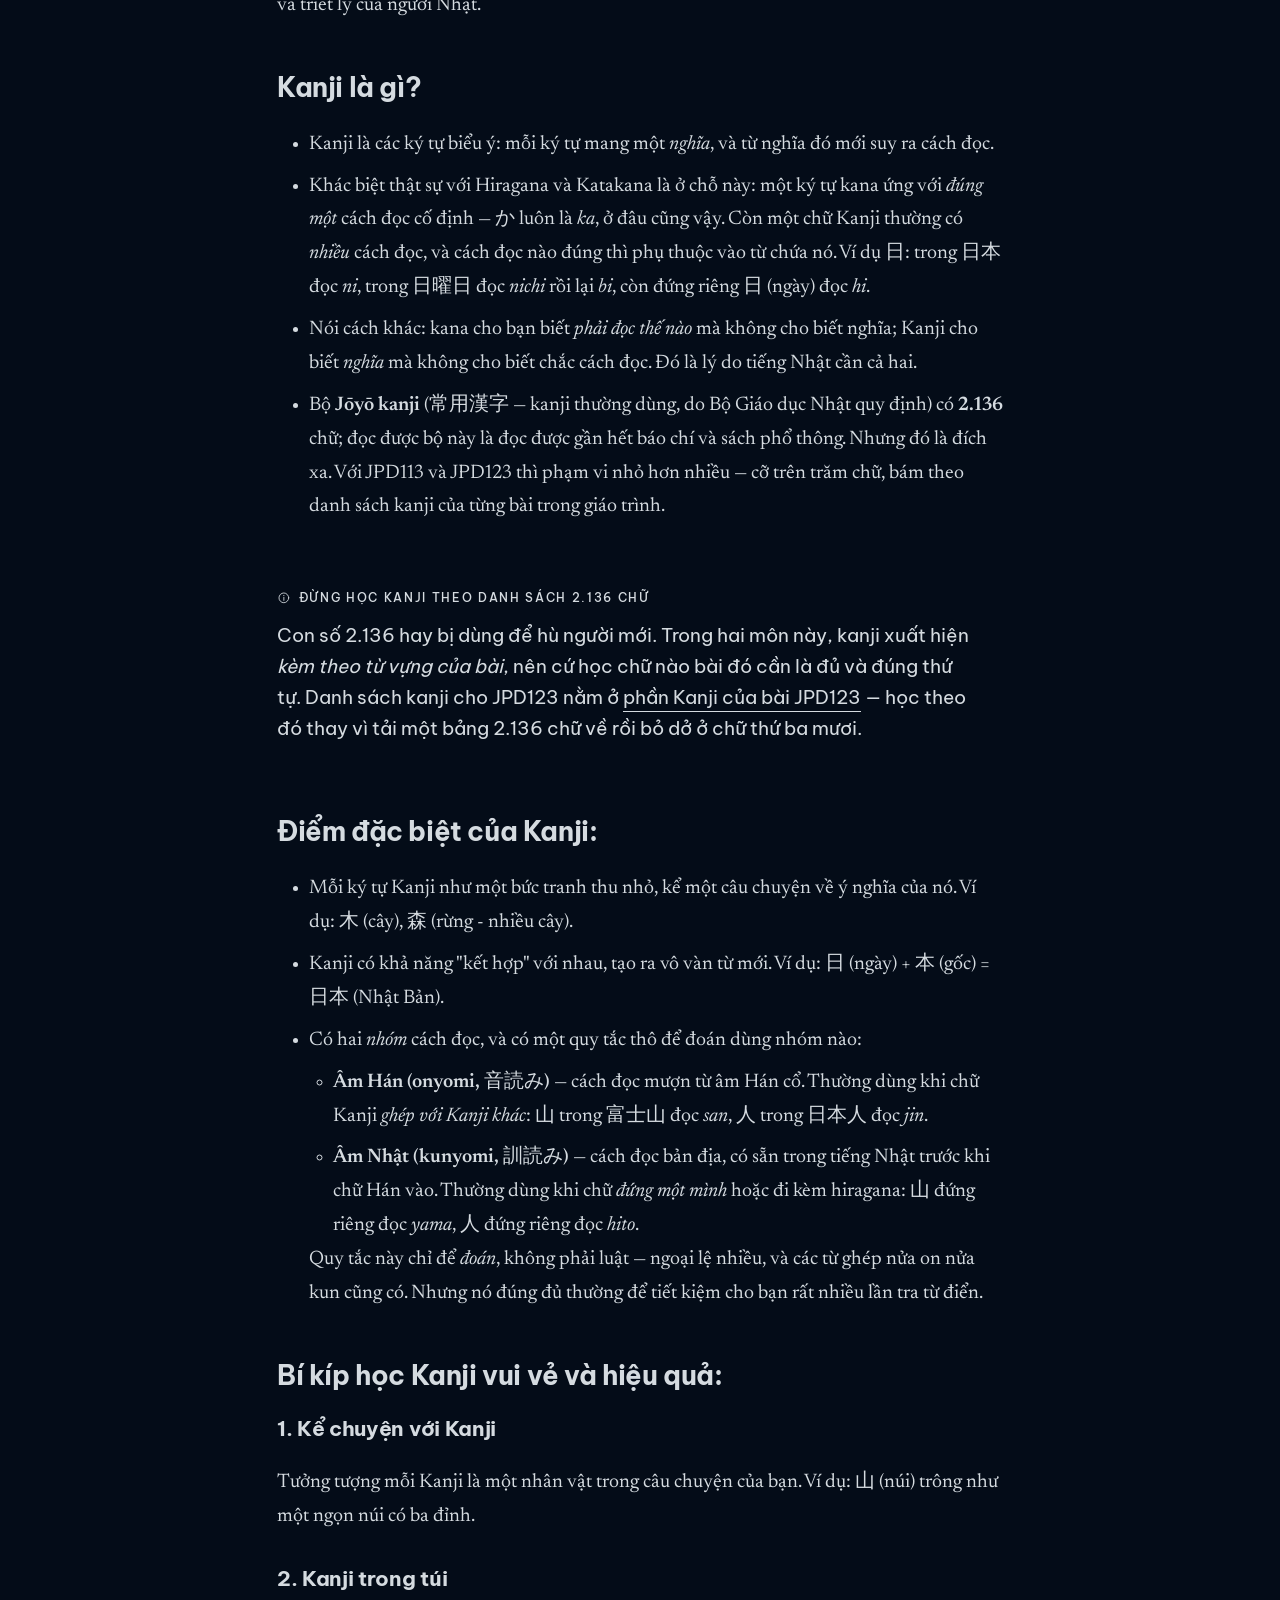
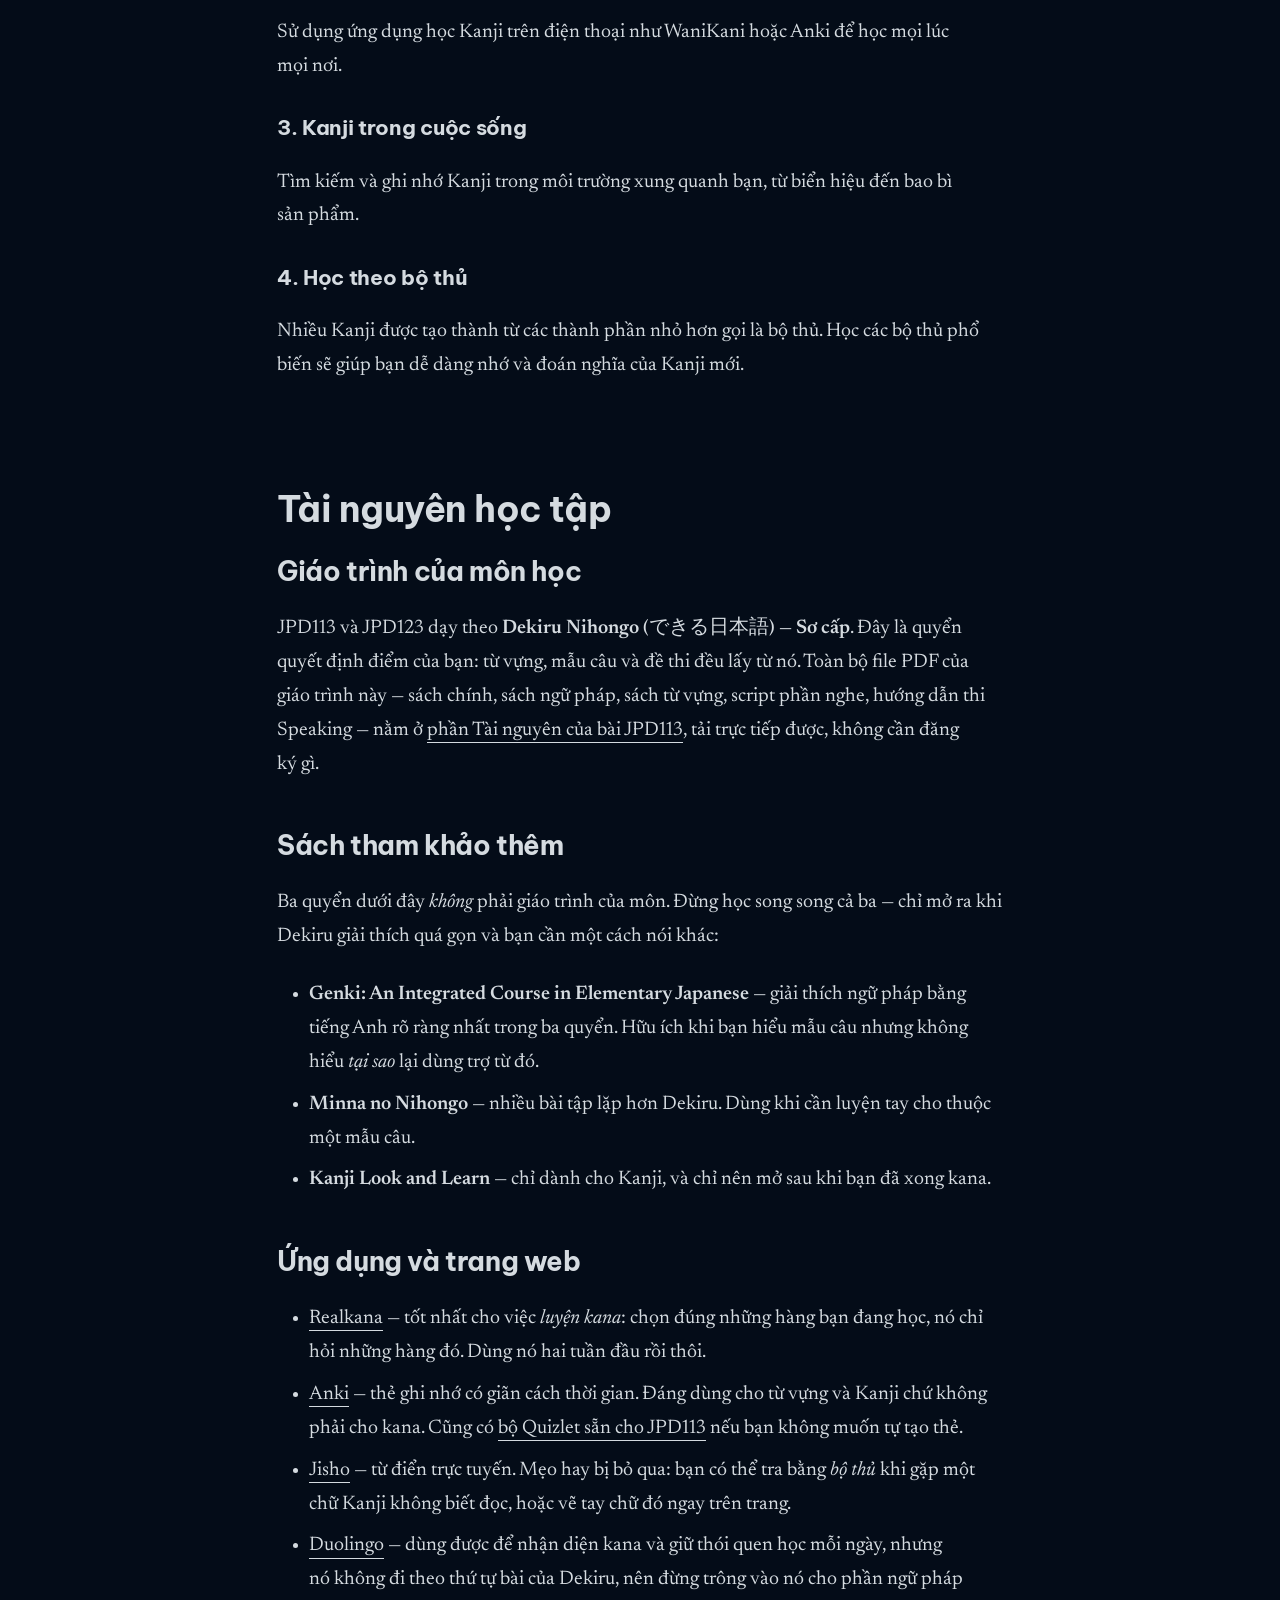
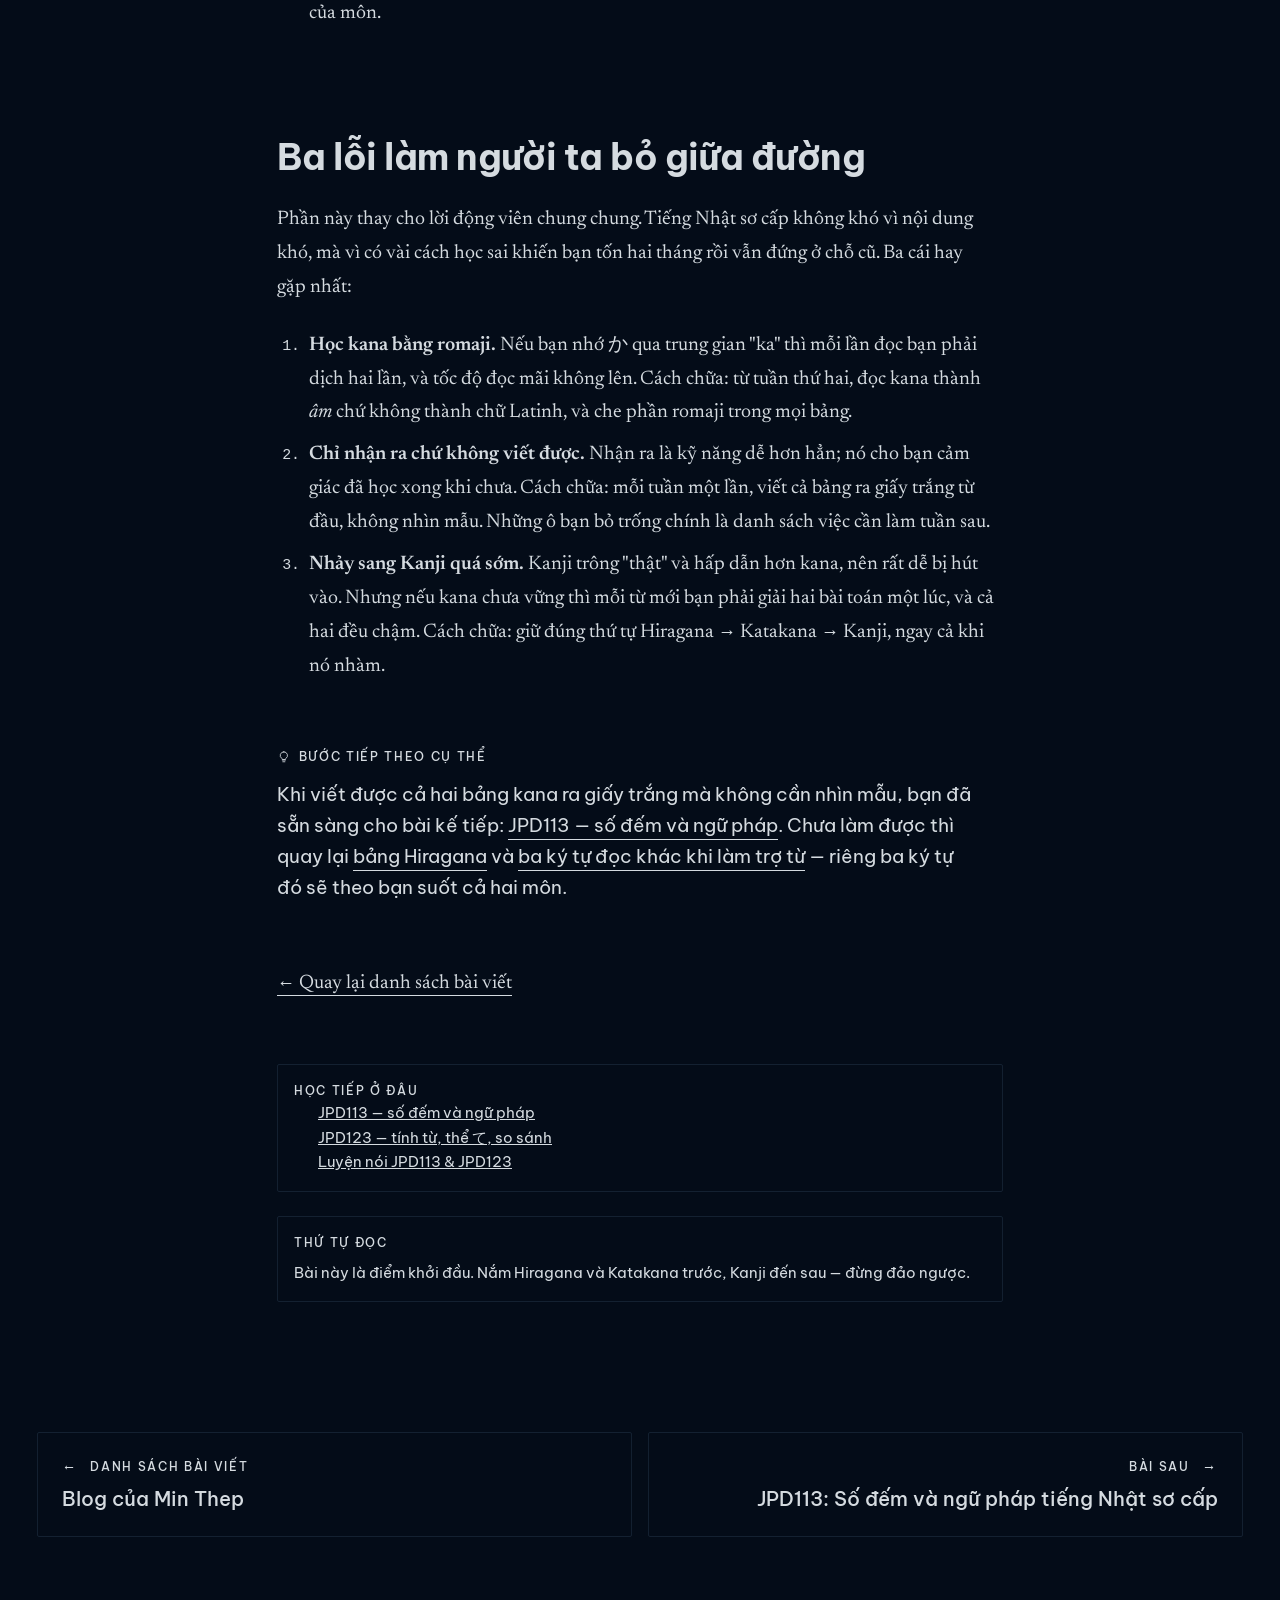
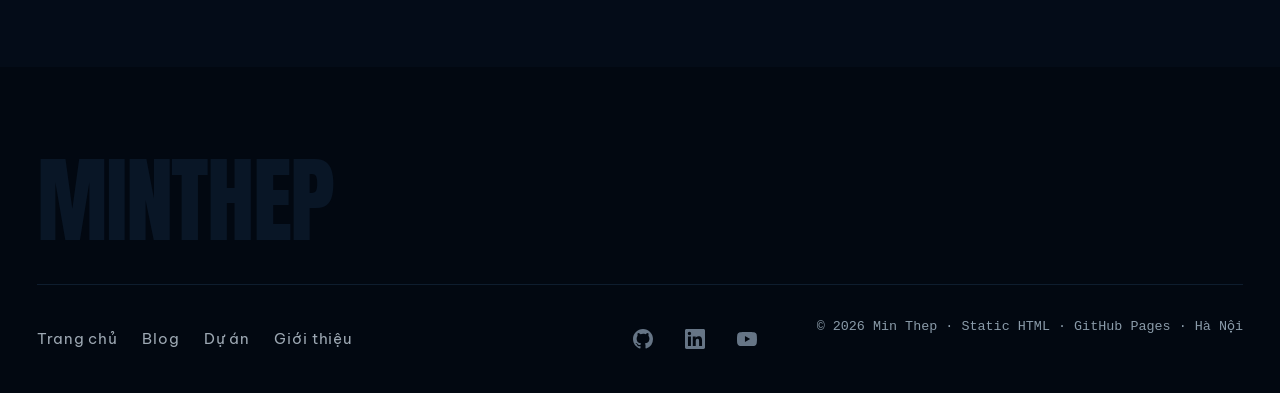
<file: tai_lieu_JPD_MinThep/blog/textblog-0.html>
<!DOCTYPE html>
<html lang="vi" class="no-js">

<head>
  <meta charset="UTF-8">
  <meta name="viewport" content="width=device-width, initial-scale=1">

  <title>Học tiếng Nhật từ đầu: Hiragana, Katakana và Kanji — Min Thep</title>
  <meta name="description" content="Lộ trình bắt đầu học tiếng Nhật cho người mới: cách chinh phục Hiragana, Katakana và Kanji hiệu quả, kèm phương pháp học và tài nguyên miễn phí.">
  <meta name="author" content="Min Thep">
  <link rel="canonical" href="https://thepkz.github.io/minthep-portfolio/blog/textblog-0.html">

  <meta property="og:type" content="article">
  <meta property="og:site_name" content="Min Thep">
  <meta property="og:locale" content="vi_VN">
  <meta property="og:title" content="Học tiếng Nhật từ đầu: Hiragana, Katakana và Kanji">
  <meta property="og:description" content="Lộ trình bắt đầu học tiếng Nhật cho người mới: cách chinh phục Hiragana, Katakana và Kanji hiệu quả, kèm phương pháp học và tài nguyên miễn phí.">
  <meta property="og:url" content="https://thepkz.github.io/minthep-portfolio/blog/textblog-0.html">
  <meta property="og:image" content="https://thepkz.github.io/minthep-portfolio/img/profile.webp">
  <meta name="twitter:card" content="summary_large_image">
  <meta name="twitter:title" content="Học tiếng Nhật từ đầu: Hiragana, Katakana và Kanji">
  <meta name="twitter:description" content="Lộ trình bắt đầu học tiếng Nhật cho người mới: cách chinh phục Hiragana, Katakana và Kanji hiệu quả, kèm phương pháp học và tài nguyên miễn phí.">
  <meta name="twitter:image" content="https://thepkz.github.io/minthep-portfolio/img/profile.webp">

  <link rel="icon" href="../img/favicon.svg" type="image/svg+xml">
  <link rel="alternate icon" href="../img/favicon-32.ico" sizes="32x32">
  <link rel="apple-touch-icon" href="../img/logo.png">
  <meta name="theme-color" content="#040C18">

  <link rel="preload" href="../fonts/newsreader-vf-latin.woff2" as="font" type="font/woff2" crossorigin>
  <link rel="preload" href="../fonts/newsreader-vf-vietnamese.woff2" as="font" type="font/woff2" crossorigin>

  <link rel="stylesheet" href="../css/tokens.css">
  <link rel="stylesheet" href="../css/base.css">
  <link rel="stylesheet" href="../css/components.css">
  <link rel="stylesheet" href="../css/surface-b.css">

  <script>
    (function () {
      var d = document.documentElement;
      d.classList.remove('no-js');
      d.classList.add('js');
      try {
        var m = localStorage.getItem('minthep:reading');
        if (m === 'paper' || m === 'dark') d.setAttribute('data-reading', m);
      } catch (e) {}
    })();
  </script>

  <script type="application/ld+json">
  {
    "@context": "https://schema.org",
    "@type": "Article",
    "headline": "Học tiếng Nhật từ đầu: Hiragana, Katakana và Kanji",
    "description": "Lộ trình bắt đầu học tiếng Nhật cho người mới: cách chinh phục Hiragana, Katakana và Kanji hiệu quả, kèm phương pháp học và tài nguyên miễn phí.",
    "inLanguage": "vi",
    "author": { "@type": "Person", "name": "Min Thep" },
    "mainEntityOfPage": "https://thepkz.github.io/minthep-portfolio/blog/textblog-0.html",
    "image": "https://thepkz.github.io/minthep-portfolio/img/profile.webp"
  }
  </script>
</head>

<body>
  <a class="skip-link" href="#main">Bỏ qua tới nội dung chính</a>

  <header class="site-header" data-nav>
    <div data-nav-bar>
      <a class="wordmark" href="../index.html">MINTHEP</a>
      <nav aria-label="Điều hướng chính">
        <ul role="list">
          <li><a data-nav-link href="../index.html">Trang chủ</a></li>
          <li><a data-nav-link href="../index.html#projects">Dự án</a></li>
          <li><a data-nav-link href="myblog.html" aria-current="page">Blog</a></li>
          <li><a data-nav-link href="../index.html#about">Giới thiệu</a></li>
        </ul>
      </nav>
      <button type="button" data-nav-toggle aria-expanded="false" aria-controls="site-drawer" aria-label="Mở menu">
        <svg data-icon="menu" aria-hidden="true" focusable="false"><use href="../img/sprite.svg#menu"></use></svg>
        <svg data-icon="close" aria-hidden="true" focusable="false"><use href="../img/sprite.svg#close"></use></svg>
      </button>
    </div>
  </header>

  <div id="site-drawer" data-drawer tabindex="-1">
    <nav aria-label="Điều hướng di động">
      <ul role="list">
        <li><a href="../index.html">Trang chủ</a></li>
        <li><a href="../index.html#projects">Dự án</a></li>
        <li><a href="myblog.html">Blog</a></li>
        <li><a href="../index.html#about">Giới thiệu</a></li>
      </ul>
    </nav>
  </div>

  <div class="b-progress" data-progress aria-hidden="true">
    <span class="b-progress__bar"></span>
  </div>

  <main id="main" class="grid-b">
    <aside class="b-toc" data-toc aria-labelledby="b-toc-title">
      <p class="b-toc__title" id="b-toc-title">Mục lục</p>
      <nav aria-label="Mục lục bài viết">
        <ol class="b-toc__list" role="list">
          <li><a href="#intro" data-toc-link>
            <span class="b-toc__num" aria-hidden="true">01</span>
            <span class="b-toc__label">Bắt đầu hành trình</span></a></li>
          <li><a href="#hiragana" data-toc-link>
            <span class="b-toc__num" aria-hidden="true">02</span>
            <span class="b-toc__label">Hiragana</span></a></li>
          <li><a href="#katakana" data-toc-link>
            <span class="b-toc__num" aria-hidden="true">03</span>
            <span class="b-toc__label">Katakana</span></a></li>
          <li><a href="#kanji" data-toc-link>
            <span class="b-toc__num" aria-hidden="true">04</span>
            <span class="b-toc__label">Kanji</span></a></li>
          <li><a href="#resources" data-toc-link>
            <span class="b-toc__num" aria-hidden="true">05</span>
            <span class="b-toc__label">Tài nguyên học tập</span></a></li>
          <li><a href="#motivation" data-toc-link>
            <span class="b-toc__num" aria-hidden="true">06</span>
            <span class="b-toc__label">Ba lỗi hay gặp</span></a></li>
        </ol>
      </nav>
    </aside>

    <article class="b-article">
      <header class="b-head">
        <p data-eyebrow>Tiếng Nhật · Nhập môn</p>
        <h1>Học Tiếng Nhật Cùng Min Thep</h1>
        <p class="b-lead">Khám phá ngôn ngữ và văn hóa Nhật Bản</p>
        <dl class="b-meta">
          <dt>Chuyên mục</dt><dd>Tiếng Nhật</dd>
          <dt>Trình độ</dt><dd>Nhập môn</dd>
          <dt>Tác giả</dt><dd>Min Thep</dd>
        </dl>
        <button type="button" class="b-modetoggle js-only" data-reading-toggle aria-pressed="false">
          <svg data-icon="sun" aria-hidden="true" focusable="false"><use href="../img/sprite.svg#sun"></use></svg>
          <span class="b-modetoggle__on">Chế độ giấy</span>
          <span class="b-modetoggle__off">Chế độ tối</span>
        </button>
      </header>

      <h2 id="intro">Bắt đầu hành trình học tiếng Nhật</h2>
      <p>Bài này là điểm khởi đầu cho hai môn tiếng Nhật ở FPT: <strong>JPD113</strong> (bài 1–3 của
        giáo trình <em>Dekiru Nihongo</em> sơ cấp — chào hỏi, số đếm, những trợ từ đầu tiên) và
        <strong>JPD123</strong> (bài 4–7 — tính từ い/な, thể て, so sánh). Cả hai đều <em>giả định</em>
        bạn đọc được kana khi bước vào lớp: giáo trình không in romaji, và đề thi cũng không.</p>
      <p>Thứ tự hợp lý là Hiragana trước, Katakana ngay sau, Kanji để sau cùng. Lý do không phải
        vì Hiragana dễ hơn, mà vì nó chiếm gần như toàn bộ phần ngữ pháp: trợ từ, đuôi động từ,
        đuôi tính từ đều viết bằng Hiragana. Katakana gặp ít hơn nhưng gặp ở chỗ khó tránh —
        tên nước, tên người nước ngoài, và phần lớn từ vựng về đồ vật hiện đại.</p>

      <aside class="b-callout" data-callout="key">
        <p class="b-callout__label">
          <svg data-icon="target" aria-hidden="true" focusable="false"><use href="../img/sprite.svg#target"></use></svg>
          Bao lâu thì xong kana
        </p>
        <p>46 ký tự Hiragana cộng 46 Katakana là 92 ký tự. Học 2–3 hàng mỗi ngày kèm ôn lại thì
          khoảng hai tuần là hết — không phải một học kỳ. Cái bẫy là dừng ở mức <em>nhận ra</em>:
          nhìn か và biết đó là <em>ka</em> thì dễ, nhưng viết cả bảng ra giấy trắng từ đầu mới
          lộ ra những ký tự bạn chỉ <em>tưởng</em> là mình đã biết. Đó cũng là phép thử duy nhất
          không nói dối bạn.</p>
      </aside>

      <h2 id="hiragana">Hiragana: Nền tảng của tiếng Nhật</h2>

      <h3>Khám phá thế giới Hiragana:</h3>
      <ol>
        <li>
          <h4>Phương pháp học hiệu quả:</h4>
          <p>Tập trung vào 2-3 hàng Hiragana mỗi ngày. Chú ý đến cách viết, thứ tự nét và luyện tập đều đặn.</p>
        </li>
        <li>
          <h4>Các dạng Hiragana cần nắm vững:</h4>
          <ul>
            <li><strong>Hiragana cơ bản:</strong> 46 ký tự nền tảng.</li>
            <li><strong>Dấu dakuten (゛) — âm đục:</strong> Biến đổi âm, ví dụ か (ka) thành が (ga).
              Chỉ áp dụng cho bốn hàng k, s, t, h.</li>
            <li><strong>Dấu handakuten (゜) — âm nửa đục:</strong> Chỉ áp dụng cho hàng h,
              ví dụ は (ha) thành ぱ (pa).</li>
            <li><strong>Âm ghép (yōon, 拗音):</strong> Ký tự hàng i cộng や/ゆ/よ viết nhỏ,
              đọc liền thành <em>một</em> âm: きょ (kyo), しゃ (sha), にゅ (nyu).
              Viết nhỏ mới là âm ghép — きよ (ki-yo) với よ cỡ thường là hai âm khác nhau.</li>
            <li><strong>Âm ngắt (sokuon, 促音) — つ nhỏ:</strong> っ không đọc thành tiếng, nó
              <em>nhân đôi phụ âm</em> đứng sau và tạo một khoảng ngắt bằng đúng một nhịp:
              きって = <em>kitte</em> (con tem), きて = <em>kite</em> (hãy đến). Bỏ っ là đổi hẳn từ.</li>
            <li><strong>Âm dài (chōon, 長音):</strong> Hiragana kéo dài nguyên âm bằng cách
              <em>thêm nguyên âm</em>, không dùng gạch ngang: おおきい (ookii — to),
              せんせい (sensei — thầy cô), とうきょう (Tōkyō). Độ dài phân biệt nghĩa:
              おじさん (chú) khác おじいさん (ông).</li>
          </ul>
        </li>
        <li>
          <h4>Tài nguyên học tập:</h4>
          <p><a href="https://tudienjp.com/alphabet" target="_blank" rel="noopener">Tudienjp.com</a> cung cấp thông tin chi tiết về cách viết và phát âm Hiragana.</p>
        </li>
        <li>
          <h4>Luyện tập tương tác:</h4>
          <p><a href="https://www.realkana.com/hiragana" target="_blank" rel="noopener">Realkana.com</a> cung cấp các bài tập tương tác để rèn luyện khả năng nhận diện Hiragana và Katakana.</p>
        </li>
      </ol>

      <h3>Bảng chữ cái Hiragana:</h3>
      <div data-table role="region" aria-label="Bảng chữ cái Hiragana" tabindex="0">
        <table>
          <thead>
            <tr>
              <th scope="col"><span class="visually-hidden">Phụ âm</span></th>
              <th scope="col">a</th>
              <th scope="col">i</th>
              <th scope="col">u</th>
              <th scope="col">e</th>
              <th scope="col">o</th>
            </tr>
          </thead>
          <tbody>
            <tr><th scope="row">∅</th><td>あ</td><td>い</td><td>う</td><td>え</td><td>お</td></tr>
            <tr><th scope="row">k</th><td>か</td><td>き</td><td>く</td><td>け</td><td>こ</td></tr>
            <tr><th scope="row">s</th><td>さ</td><td>し</td><td>す</td><td>せ</td><td>そ</td></tr>
            <tr><th scope="row">t</th><td>た</td><td>ち</td><td>つ</td><td>て</td><td>と</td></tr>
            <tr><th scope="row">n</th><td>な</td><td>に</td><td>ぬ</td><td>ね</td><td>の</td></tr>
            <tr><th scope="row">h</th><td>は</td><td>ひ</td><td>ふ</td><td>へ</td><td>ほ</td></tr>
            <tr><th scope="row">m</th><td>ま</td><td>み</td><td>む</td><td>め</td><td>も</td></tr>
            <tr><th scope="row">y</th><td>や</td><td></td><td>ゆ</td><td></td><td>よ</td></tr>
            <tr><th scope="row">r</th><td>ら</td><td>り</td><td>る</td><td>れ</td><td>ろ</td></tr>
            <tr><th scope="row">w</th><td>わ</td><td></td><td></td><td></td><td>を</td></tr>
            <tr><th scope="row">-n</th><td colspan="5">ん</td></tr>
          </tbody>
        </table>
      </div>
      <p>Hàng <strong>n</strong> (な・に・ぬ・ね・の) và ký tự <strong>-n</strong> (ん) là hai thứ khác nhau,
        dù romaji trông giống. Hàng な là phụ âm <em>mở đầu</em> một âm; ん là một nhịp đứng riêng và
        luôn ở <em>cuối</em> âm — nó không bao giờ kết hợp với nguyên âm. Cách phát âm của ん còn đổi
        theo chữ đi sau (gần <em>n</em>, <em>m</em> hay <em>ng</em>), nhưng ở trình độ này chỉ cần nhớ:
        ん chiếm một nhịp trọn vẹn. せんせい có bốn nhịp (se-n-se-i), không phải ba.</p>

      <h3 id="tro-tu-doc-khac">Ba ký tự đọc khác khi làm trợ từ</h3>
      <p>Đây là chỗ hầu hết người mới bị hụt, vì bảng chữ cái không nói ra: có ba ký tự khi đóng vai
        <em>trợ từ</em> thì đọc khác với khi nằm trong một từ. Không phải ngoại lệ vụn vặt — trợ từ
        xuất hiện trong gần như mọi câu bạn sẽ đọc ở JPD113 và JPD123.</p>
      <div data-table role="region" aria-label="Ba ký tự Hiragana đọc khác khi làm trợ từ" tabindex="0">
        <table>
          <thead>
            <tr>
              <th scope="col">Ký tự</th>
              <th scope="col">Trong một từ</th>
              <th scope="col">Khi làm trợ từ</th>
              <th scope="col">Ví dụ</th>
            </tr>
          </thead>
          <tbody>
            <tr>
              <th scope="row">は</th>
              <td><em>ha</em></td>
              <td><strong><em>wa</em></strong></td>
              <td>はな = <em>hana</em> (hoa) · わたし<strong>は</strong> = <em>watashi <strong>wa</strong></em></td>
            </tr>
            <tr>
              <th scope="row">へ</th>
              <td><em>he</em></td>
              <td><strong><em>e</em></strong></td>
              <td>へや = <em>heya</em> (phòng) · がっこう<strong>へ</strong> = <em>gakkō <strong>e</strong></em></td>
            </tr>
            <tr>
              <th scope="row">を</th>
              <td>không xuất hiện trong từ</td>
              <td><strong><em>o</em></strong></td>
              <td>ごはん<strong>を</strong> たべます = <em>gohan <strong>o</strong> tabemasu</em></td>
            </tr>
          </tbody>
        </table>
      </div>
      <aside class="b-callout" data-callout="warn">
        <p class="b-callout__label">
          <svg data-icon="alert-circle" aria-hidden="true" focusable="false"><use href="../img/sprite.svg#alert-circle"></use></svg>
          Đọc khác, nhưng viết không đổi
        </p>
        <p>Ba ký tự này chỉ <em>đọc</em> khác; khi viết vẫn là は, へ, を. Nghe thầy đọc
          <em>watashi wa</em> rồi tự viết thành わたし<strong>わ</strong> là lỗi rất phổ biến và
          bị tính sai. Ngược lại, を là trường hợp dễ nhất trong ba cái: nó <em>chỉ</em> tồn tại
          với vai trò trợ từ tân ngữ, nên thấy を là chắc chắn đọc <em>o</em> — không cần suy nghĩ.
          Riêng は và へ thì phải xét vai trò của nó trong câu.</p>
      </aside>

      <h2 id="katakana">Katakana: Người bạn mới trong hành trình</h2>
      <p>Katakana là hệ thống chữ viết dùng cho từ ngoại lai, tên riêng nước ngoài, và đôi khi để nhấn mạnh. Hãy cùng khám phá Katakana!</p>

      <h3>Bảng chữ cái Katakana:</h3>
      <div data-table role="region" aria-label="Bảng chữ cái Katakana" tabindex="0">
        <table>
          <thead>
            <tr>
              <th scope="col"><span class="visually-hidden">Phụ âm</span></th>
              <th scope="col">a</th>
              <th scope="col">i</th>
              <th scope="col">u</th>
              <th scope="col">e</th>
              <th scope="col">o</th>
            </tr>
          </thead>
          <tbody>
            <tr><th scope="row">∅</th><td>ア</td><td>イ</td><td>ウ</td><td>エ</td><td>オ</td></tr>
            <tr><th scope="row">k</th><td>カ</td><td>キ</td><td>ク</td><td>ケ</td><td>コ</td></tr>
            <tr><th scope="row">s</th><td>サ</td><td>シ</td><td>ス</td><td>セ</td><td>ソ</td></tr>
            <tr><th scope="row">t</th><td>タ</td><td>チ</td><td>ツ</td><td>テ</td><td>ト</td></tr>
            <tr><th scope="row">n</th><td>ナ</td><td>ニ</td><td>ヌ</td><td>ネ</td><td>ノ</td></tr>
            <tr><th scope="row">h</th><td>ハ</td><td>ヒ</td><td>フ</td><td>ヘ</td><td>ホ</td></tr>
            <tr><th scope="row">m</th><td>マ</td><td>ミ</td><td>ム</td><td>メ</td><td>モ</td></tr>
            <tr><th scope="row">y</th><td>ヤ</td><td></td><td>ユ</td><td></td><td>ヨ</td></tr>
            <tr><th scope="row">r</th><td>ラ</td><td>リ</td><td>ル</td><td>レ</td><td>ロ</td></tr>
            <tr><th scope="row">w</th><td>ワ</td><td></td><td></td><td></td><td>ヲ</td></tr>
            <tr><th scope="row">-n</th><td colspan="5">ン</td></tr>
          </tbody>
        </table>
      </div>
      <p>Bảng Katakana ứng một-đối-một với bảng Hiragana: cùng 46 ô, cùng thứ tự, cùng cách đọc.
        Nên thực ra bạn không học một bảng chữ cái thứ hai — bạn học <em>chữ viết thứ hai của cùng
        những âm đã biết</em>. ヲ có trong bảng cho đủ ô nhưng thực tế gần như không dùng.</p>

      <h3>Lưu ý khi học Katakana:</h3>
      <ul>
        <li><strong>Âm ghép:</strong> giống Hiragana — キャ (kya), シュ (shu), チョ (cho)…</li>
        <li><strong>Âm dài dùng gạch ngang ー (chōonpu), không thêm nguyên âm.</strong> Đây là khác
          biệt lớn nhất so với Hiragana: Hiragana viết おおきい, còn Katakana viết コーヒー
          (<em>kōhī</em> — cà phê), ラーメン (<em>rāmen</em>), スーパー (<em>sūpā</em> — siêu thị).
          Bỏ dấu ー là sai chính tả, và thường làm từ đó không còn nhận ra được.</li>
        <li><strong>Âm ngắt ッ</strong> cũng có trong Katakana và dùng y như っ:
          コップ (<em>koppu</em> — cái cốc), ベッド (<em>beddo</em> — cái giường).</li>
        <li>Chú ý các chữ Katakana mở rộng trong <a href="https://www.realkana.com/katakana/extended" target="_blank" rel="noopener">Extended katakana</a> và <a href="https://www.realkana.com/katakana/double" target="_blank" rel="noopener">Double characters</a>.</li>
      </ul>

      <h4>Bốn chữ dễ nhầm nhất: シ ツ ソ ン</h4>
      <p>Cách phân biệt thường được dạy — "nét dài viết từ dưới lên hay từ trên xuống" — đúng,
        nhưng chỉ dùng được lúc <em>bạn viết</em>. Khi <em>đọc</em> chữ in thì không thấy chiều bút.
        Nên hãy hỏi hai câu, theo đúng thứ tự này:</p>
      <ol>
        <li><strong>Đếm số nét.</strong> Ba nét → シ hoặc ツ. Hai nét → ソ hoặc ン.
          Đây là câu dứt điểm nhất, vì nó tách hẳn hai cặp ra khỏi nhau.</li>
        <li><strong>Nét dài nghiêng theo hướng nào?</strong> Vút <em>lên</em> góc trên bên phải
          → シ hoặc ン. Đổ <em>xuống</em> góc dưới bên trái → ツ hoặc ソ.</li>
      </ol>
      <div data-table role="region" aria-label="Phân biệt bốn chữ Katakana dễ nhầm shi tsu so n theo số nét và hướng nét dài" tabindex="0">
        <table>
          <thead>
            <tr>
              <th scope="col"><span class="visually-hidden">Hướng nét dài</span></th>
              <th scope="col">3 nét</th>
              <th scope="col">2 nét</th>
            </tr>
          </thead>
          <tbody>
            <tr>
              <th scope="row">Nét dài vút lên phải</th>
              <td><strong>シ</strong> (shi)</td>
              <td><strong>ン</strong> (n)</td>
            </tr>
            <tr>
              <th scope="row">Nét dài đổ xuống trái</th>
              <td><strong>ツ</strong> (tsu)</td>
              <td><strong>ソ</strong> (so)</td>
            </tr>
          </tbody>
        </table>
      </div>
      <p>Cặp ba nét còn một dấu hiệu dễ thấy hơn nữa: <strong>シ</strong> có hai nét ngắn
        <em>xếp dọc bên trái</em>, còn <strong>ツ</strong> có hai nét ngắn <em>nằm cạnh nhau phía trên</em>.
        Chỉ cần nhìn chỗ đặt hai nét ngắn là xong, không cần xét nét dài.</p>
      <aside class="b-callout" data-callout="tip">
        <p class="b-callout__label">
          <svg data-icon="lightbulb" aria-hidden="true" focusable="false"><use href="../img/sprite.svg#lightbulb"></use></svg>
          ソ với ン thì dựa vào vị trí trong từ
        </p>
        <p>ソ và ン đều hai nét, đều có một nét ngắn ở phía trên bên trái, và ở vài phông chữ thì
          hướng nét dài trông rất giống nhau — đây là cặp khó nhất, không phải シ với ツ. Khi
          không chắc, dùng luật vị trí: <strong>ン không bao giờ mở đầu một từ</strong> (vì nó là
          âm cuối), nên chữ đứng đầu từ chắc chắn là ソ — ソフト (<em>sofuto</em>), ソース
          (<em>sōsu</em>). Ngược lại, chữ nằm ở <em>cuối</em> từ thì gần như luôn là ン —
          レストラン (<em>resutoran</em>), パン (<em>pan</em> — bánh mì), ラーメン, ワイン.</p>
      </aside>

      <h3>Ứng dụng Katakana trong cuộc sống:</h3>
      <p>Katakana không chỉ dùng để viết từ ngoại lai, mà còn có nhiều ứng dụng thú vị khác:</p>
      <ul>
        <li>Tên thương hiệu: Nhiều thương hiệu nước ngoài được viết bằng Katakana, ví dụ: マクドナルド (McDonald's), アップル (Apple).</li>
        <li>Từ mượn: Nhiều từ tiếng Anh được "Nhật hóa" và viết bằng Katakana, ví dụ: コンピューター (computer), スマートフォン (smartphone).</li>
        <li>Nhấn mạnh: Đôi khi Katakana được dùng để nhấn mạnh một từ hoặc cụm từ trong câu, tương tự như việc sử dụng chữ in đậm trong tiếng Việt.</li>
        <li>Tên động vật và thực vật: Nhiều tên động vật và thực vật được viết bằng Katakana, đặc biệt là các loài không phải bản địa của Nhật Bản.</li>
      </ul>

      <h3>Mẹo học Katakana hiệu quả:</h3>
      <ol>
        <li>Tập viết thường xuyên: Viết Katakana mỗi ngày sẽ giúp bạn nhớ lâu hơn.</li>
        <li>Liên hệ với hình ảnh: Tạo ra các hình ảnh liên tưởng để nhớ các ký tự Katakana.</li>
        <li>Sử dụng flashcards: Tạo bộ flashcards Katakana và ôn tập thường xuyên.</li>
        <li>Đọc nhãn sản phẩm: Tìm và đọc các nhãn sản phẩm được viết bằng Katakana trong cuộc sống hàng ngày.</li>
        <li>Luyện nghe: Nghe và nhận biết các từ Katakana trong bài hát, phim ảnh Nhật Bản.</li>
      </ol>

      <h2 id="kanji">Kanji: Chìa khóa mở cánh cửa văn hóa Nhật Bản</h2>
      <p>Kanji là hệ thống chữ viết độc đáo của tiếng Nhật, được vay mượn từ chữ Hán. Đây không chỉ là một cách viết, mà còn là một kho tàng văn hóa đầy màu sắc, mang trong mình lịch sử và triết lý của người Nhật.</p>

      <h3>Kanji là gì?</h3>
      <ul>
        <li>Kanji là các ký tự biểu ý: mỗi ký tự mang một <em>nghĩa</em>, và từ nghĩa đó mới suy ra
          cách đọc.</li>
        <li>Khác biệt thật sự với Hiragana và Katakana là ở chỗ này: một ký tự kana ứng với
          <em>đúng một</em> cách đọc cố định — か luôn là <em>ka</em>, ở đâu cũng vậy. Còn một chữ
          Kanji thường có <em>nhiều</em> cách đọc, và cách đọc nào đúng thì phụ thuộc vào từ chứa nó.
          Ví dụ 日: trong 日本 đọc <em>ni</em>, trong 日曜日 đọc <em>nichi</em> rồi lại <em>bi</em>,
          còn đứng riêng 日 (ngày) đọc <em>hi</em>.</li>
        <li>Nói cách khác: kana cho bạn biết <em>phải đọc thế nào</em> mà không cho biết nghĩa;
          Kanji cho biết <em>nghĩa</em> mà không cho biết chắc cách đọc. Đó là lý do tiếng Nhật
          cần cả hai.</li>
        <li>Bộ <strong>Jōyō kanji</strong> (常用漢字 — kanji thường dùng, do Bộ Giáo dục Nhật quy định)
          có <strong>2.136</strong> chữ; đọc được bộ này là đọc được gần hết báo chí và sách phổ thông.
          Nhưng đó là đích xa. Với JPD113 và JPD123 thì phạm vi nhỏ hơn nhiều — cỡ trên trăm chữ,
          bám theo danh sách kanji của từng bài trong giáo trình.</li>
      </ul>
      <aside class="b-callout" data-callout="note">
        <p class="b-callout__label">
          <svg data-icon="info-circle" aria-hidden="true" focusable="false"><use href="../img/sprite.svg#info-circle"></use></svg>
          Đừng học Kanji theo danh sách 2.136 chữ
        </p>
        <p>Con số 2.136 hay bị dùng để hù người mới. Trong hai môn này, kanji xuất hiện <em>kèm
          theo từ vựng của bài</em>, nên cứ học chữ nào bài đó cần là đủ và đúng thứ tự. Danh sách
          kanji cho JPD123 nằm ở
          <a href="textblog-2.html#kanji">phần Kanji của bài JPD123</a> — học theo đó thay vì tải
          một bảng 2.136 chữ về rồi bỏ dở ở chữ thứ ba mươi.</p>
      </aside>

      <h3>Điểm đặc biệt của Kanji:</h3>
      <ul>
        <li>Mỗi ký tự Kanji như một bức tranh thu nhỏ, kể một câu chuyện về ý nghĩa của nó. Ví dụ: 木 (cây), 森 (rừng - nhiều cây).</li>
        <li>Kanji có khả năng "kết hợp" với nhau, tạo ra vô vàn từ mới. Ví dụ: 日 (ngày) + 本 (gốc) = 日本 (Nhật Bản).</li>
        <li>Có hai <em>nhóm</em> cách đọc, và có một quy tắc thô để đoán dùng nhóm nào:
          <ul>
            <li><strong>Âm Hán (onyomi, 音読み)</strong> — cách đọc mượn từ âm Hán cổ. Thường dùng
              khi chữ Kanji <em>ghép với Kanji khác</em>: 山 trong 富士山 đọc <em>san</em>,
              人 trong 日本人 đọc <em>jin</em>.</li>
            <li><strong>Âm Nhật (kunyomi, 訓読み)</strong> — cách đọc bản địa, có sẵn trong tiếng
              Nhật trước khi chữ Hán vào. Thường dùng khi chữ <em>đứng một mình</em> hoặc đi kèm
              hiragana: 山 đứng riêng đọc <em>yama</em>, 人 đứng riêng đọc <em>hito</em>.</li>
          </ul>
          Quy tắc này chỉ để <em>đoán</em>, không phải luật — ngoại lệ nhiều, và các từ ghép nửa
          on nửa kun cũng có. Nhưng nó đúng đủ thường để tiết kiệm cho bạn rất nhiều lần tra từ điển.
        </li>
      </ul>

      <h3>Bí kíp học Kanji vui vẻ và hiệu quả:</h3>

      <h4>1. Kể chuyện với Kanji</h4>
      <p>Tưởng tượng mỗi Kanji là một nhân vật trong câu chuyện của bạn. Ví dụ: 山 (núi) trông như một ngọn núi có ba đỉnh.</p>

      <h4>2. Kanji trong túi</h4>
      <p>Sử dụng ứng dụng học Kanji trên điện thoại như WaniKani hoặc Anki để học mọi lúc mọi nơi.</p>

      <h4>3. Kanji trong cuộc sống</h4>
      <p>Tìm kiếm và ghi nhớ Kanji trong môi trường xung quanh bạn, từ biển hiệu đến bao bì sản phẩm.</p>

      <h4>4. Học theo bộ thủ</h4>
      <p>Nhiều Kanji được tạo thành từ các thành phần nhỏ hơn gọi là bộ thủ. Học các bộ thủ phổ biến sẽ giúp bạn dễ dàng nhớ và đoán nghĩa của Kanji mới.</p>

      <h2 id="resources">Tài nguyên học tập</h2>

      <h3>Giáo trình của môn học</h3>
      <p>JPD113 và JPD123 dạy theo <strong>Dekiru Nihongo (できる日本語) — Sơ cấp</strong>. Đây là quyển
        quyết định điểm của bạn: từ vựng, mẫu câu và đề thi đều lấy từ nó. Toàn bộ file PDF của giáo
        trình này — sách chính, sách ngữ pháp, sách từ vựng, script phần nghe, hướng dẫn thi Speaking —
        nằm ở <a href="textblog-1.html#tai-nguyen">phần Tài nguyên của bài JPD113</a>, tải trực tiếp
        được, không cần đăng ký gì.</p>

      <h3>Sách tham khảo thêm</h3>
      <p>Ba quyển dưới đây <em>không</em> phải giáo trình của môn. Đừng học song song cả ba — chỉ mở
        ra khi Dekiru giải thích quá gọn và bạn cần một cách nói khác:</p>
      <ul>
        <li><strong>Genki: An Integrated Course in Elementary Japanese</strong> — giải thích ngữ pháp
          bằng tiếng Anh rõ ràng nhất trong ba quyển. Hữu ích khi bạn hiểu mẫu câu nhưng không hiểu
          <em>tại sao</em> lại dùng trợ từ đó.</li>
        <li><strong>Minna no Nihongo</strong> — nhiều bài tập lặp hơn Dekiru. Dùng khi cần luyện tay
          cho thuộc một mẫu câu.</li>
        <li><strong>Kanji Look and Learn</strong> — chỉ dành cho Kanji, và chỉ nên mở sau khi bạn đã
          xong kana.</li>
      </ul>

      <h3>Ứng dụng và trang web</h3>
      <ul>
        <li><a href="https://www.realkana.com/hiragana" target="_blank" rel="noopener">Realkana</a> —
          tốt nhất cho việc <em>luyện kana</em>: chọn đúng những hàng bạn đang học, nó chỉ hỏi những
          hàng đó. Dùng nó hai tuần đầu rồi thôi.</li>
        <li><a href="https://apps.ankiweb.net/" target="_blank" rel="noopener">Anki</a> — thẻ ghi nhớ
          có giãn cách thời gian. Đáng dùng cho từ vựng và Kanji chứ không phải cho kana.
          Cũng có <a href="textblog-1.html#tai-nguyen">bộ Quizlet sẵn cho JPD113</a> nếu bạn không
          muốn tự tạo thẻ.</li>
        <li><a href="https://jisho.org/" target="_blank" rel="noopener">Jisho</a> — từ điển trực tuyến.
          Mẹo hay bị bỏ qua: bạn có thể tra bằng <em>bộ thủ</em> khi gặp một chữ Kanji không biết đọc,
          hoặc vẽ tay chữ đó ngay trên trang.</li>
        <li><a href="https://www.duolingo.com/" target="_blank" rel="noopener">Duolingo</a> — dùng được
          để nhận diện kana và giữ thói quen học mỗi ngày, nhưng nó không đi theo thứ tự bài của
          Dekiru, nên đừng trông vào nó cho phần ngữ pháp của môn.</li>
      </ul>

      <h2 id="motivation">Ba lỗi làm người ta bỏ giữa đường</h2>
      <p>Phần này thay cho lời động viên chung chung. Tiếng Nhật sơ cấp không khó vì nội dung khó,
        mà vì có vài cách học sai khiến bạn tốn hai tháng rồi vẫn đứng ở chỗ cũ. Ba cái hay gặp nhất:</p>
      <ol>
        <li><strong>Học kana bằng romaji.</strong> Nếu bạn nhớ か qua trung gian "ka" thì mỗi lần đọc
          bạn phải dịch hai lần, và tốc độ đọc mãi không lên. Cách chữa: từ tuần thứ hai, đọc kana
          thành <em>âm</em> chứ không thành chữ Latinh, và che phần romaji trong mọi bảng.</li>
        <li><strong>Chỉ nhận ra chứ không viết được.</strong> Nhận ra là kỹ năng dễ hơn hẳn; nó cho
          bạn cảm giác đã học xong khi chưa. Cách chữa: mỗi tuần một lần, viết cả bảng ra giấy trắng
          từ đầu, không nhìn mẫu. Những ô bạn bỏ trống chính là danh sách việc cần làm tuần sau.</li>
        <li><strong>Nhảy sang Kanji quá sớm.</strong> Kanji trông "thật" và hấp dẫn hơn kana, nên rất
          dễ bị hút vào. Nhưng nếu kana chưa vững thì mỗi từ mới bạn phải giải hai bài toán một lúc,
          và cả hai đều chậm. Cách chữa: giữ đúng thứ tự Hiragana → Katakana → Kanji, ngay cả khi
          nó nhàm.</li>
      </ol>
      <aside class="b-callout" data-callout="tip">
        <p class="b-callout__label">
          <svg data-icon="lightbulb" aria-hidden="true" focusable="false"><use href="../img/sprite.svg#lightbulb"></use></svg>
          Bước tiếp theo cụ thể
        </p>
        <p>Khi viết được cả hai bảng kana ra giấy trắng mà không cần nhìn mẫu, bạn đã sẵn sàng cho
          bài kế tiếp: <a href="textblog-1.html">JPD113 — số đếm và ngữ pháp</a>. Chưa làm được thì
          quay lại <a href="#hiragana">bảng Hiragana</a> và
          <a href="#tro-tu-doc-khac">ba ký tự đọc khác khi làm trợ từ</a> — riêng ba ký tự đó sẽ
          theo bạn suốt cả hai môn.</p>
      </aside>

      <p><a href="myblog.html">← Quay lại danh sách bài viết</a></p>
    </article>

    <aside class="b-rail" data-rail aria-label="Ghi chú bên lề">
      <div class="b-note">
        <p class="b-note__title">Học tiếp ở đâu</p>
        <ul role="list">
          <li><a href="textblog-1.html">JPD113 — số đếm và ngữ pháp</a></li>
          <li><a href="textblog-2.html">JPD123 — tính từ, thể て, so sánh</a></li>
          <li><a href="Speaking.html">Luyện nói JPD113 &amp; JPD123</a></li>
        </ul>
      </div>
      <div class="b-note">
        <p class="b-note__title">Thứ tự đọc</p>
        <p>Bài này là điểm khởi đầu. Nắm Hiragana và Katakana trước, Kanji đến sau — đừng đảo ngược.</p>
      </div>
    </aside>
  </main>

  <nav class="b-twins" aria-label="Bài trước và bài sau">
    <a class="b-twins__item" data-dir="prev" href="myblog.html">
      <span class="b-twins__kicker">Danh sách bài viết</span>
      <span class="b-twins__title">Blog của Min Thep</span>
    </a>
    <a class="b-twins__item" data-dir="next" href="textblog-1.html">
      <span class="b-twins__kicker">Bài sau</span>
      <span class="b-twins__title">JPD113: Số đếm và ngữ pháp tiếng Nhật sơ cấp</span>
    </a>
  </nav>

  <footer data-footer>
    <p data-footer-mark aria-hidden="true">MINTHEP</p>
    <div data-footer-grid>
      <nav aria-label="Liên kết chân trang">
        <ul role="list">
          <li><a href="../index.html">Trang chủ</a></li>
          <li><a href="myblog.html">Blog</a></li>
          <li><a href="../index.html#projects">Dự án</a></li>
          <li><a href="../index.html#about">Giới thiệu</a></li>
        </ul>
      </nav>
      <ul data-social role="list">
        <li><a href="https://github.com/thepKz" target="_blank" rel="noopener" aria-label="GitHub">
          <svg data-icon="github" aria-hidden="true" focusable="false"><use href="../img/sprite.svg#github"></use></svg></a></li>
        <li><a href="https://www.linkedin.com/in/thepmaitan26" target="_blank" rel="noopener" aria-label="LinkedIn">
          <svg data-icon="linkedin" aria-hidden="true" focusable="false"><use href="../img/sprite.svg#linkedin"></use></svg></a></li>
        <li><a href="https://www.youtube.com/@minthep2611" target="_blank" rel="noopener" aria-label="YouTube">
          <svg data-icon="youtube" aria-hidden="true" focusable="false"><use href="../img/sprite.svg#youtube"></use></svg></a></li>
      </ul>
      <p data-colophon>© 2026 Min Thep · Static HTML · GitHub Pages · Hà Nội</p>
    </div>
  </footer>

  <!-- surface-b.js imports core.js and calls boot() itself; loading core.js
       here as well would double-bind the nav drawer. -->
  <script type="module" src="../js/surface-b.js"></script>
</body>

</html>
</file>
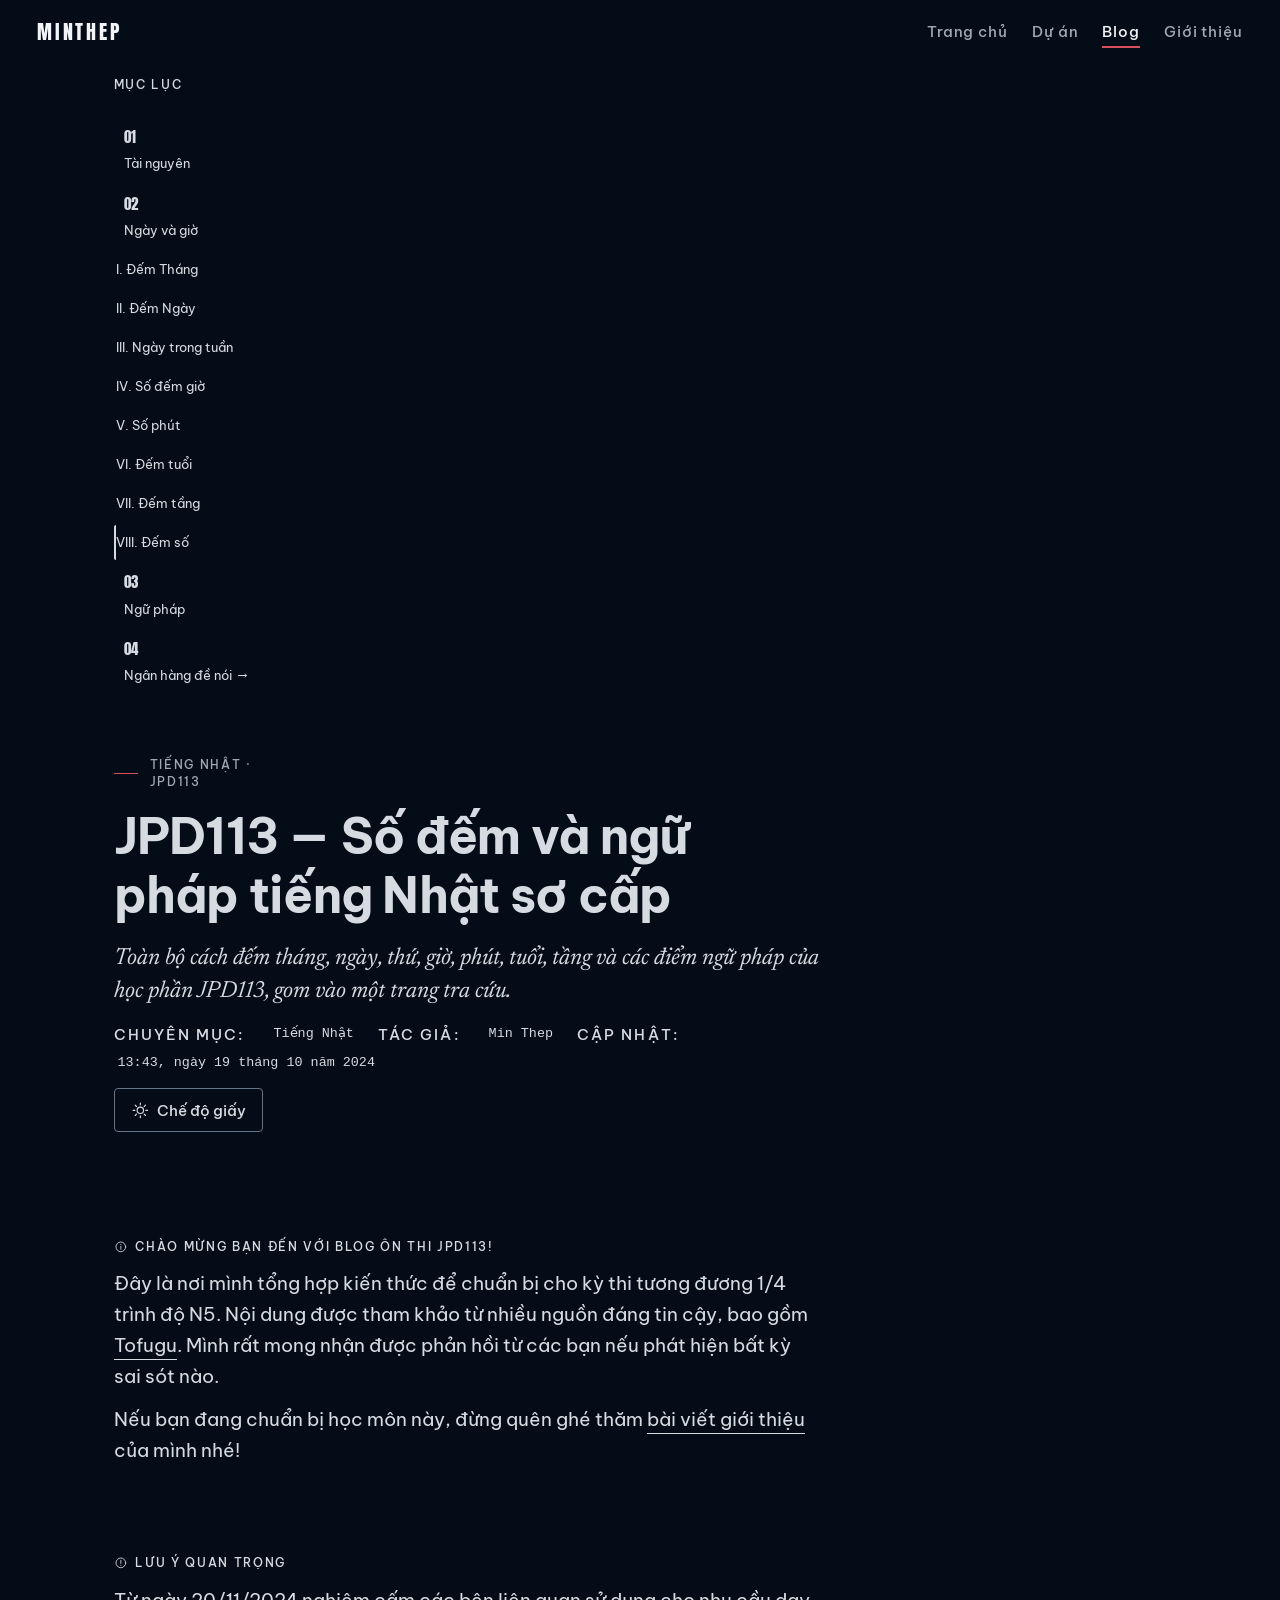
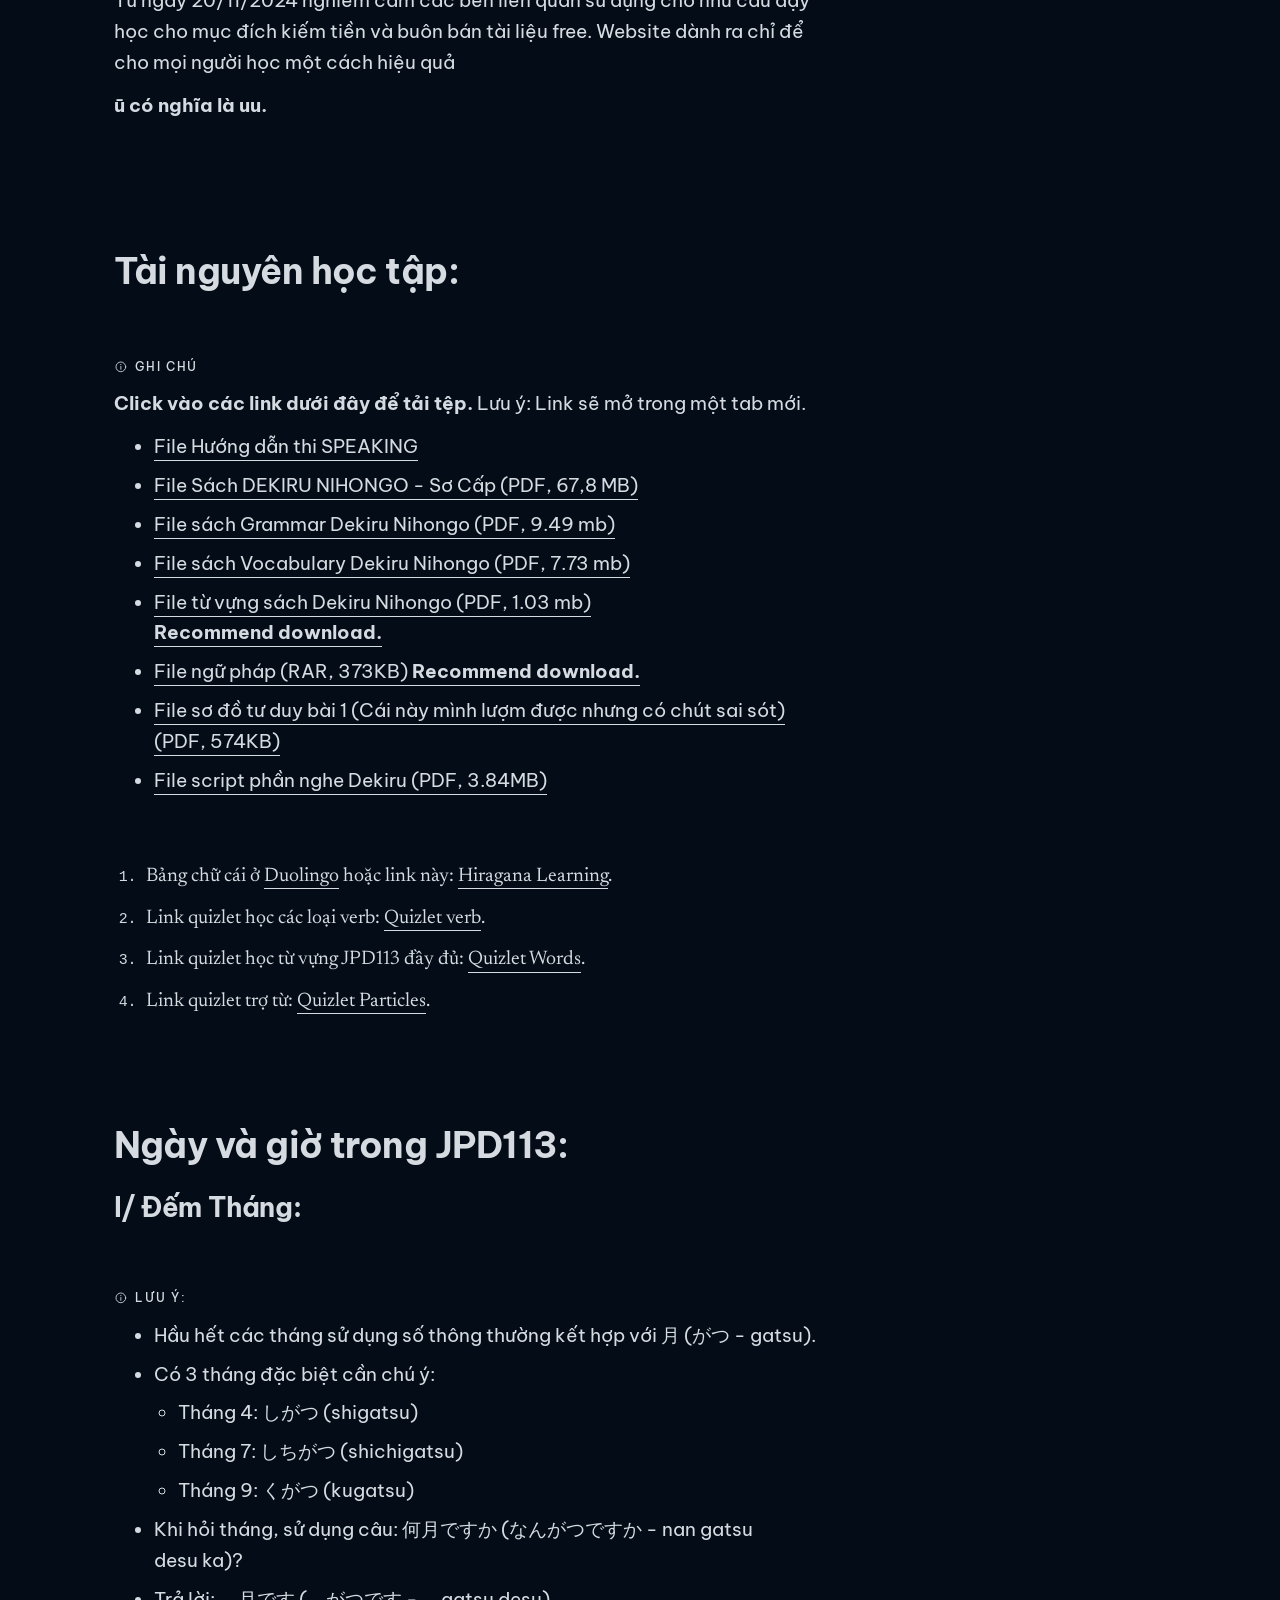
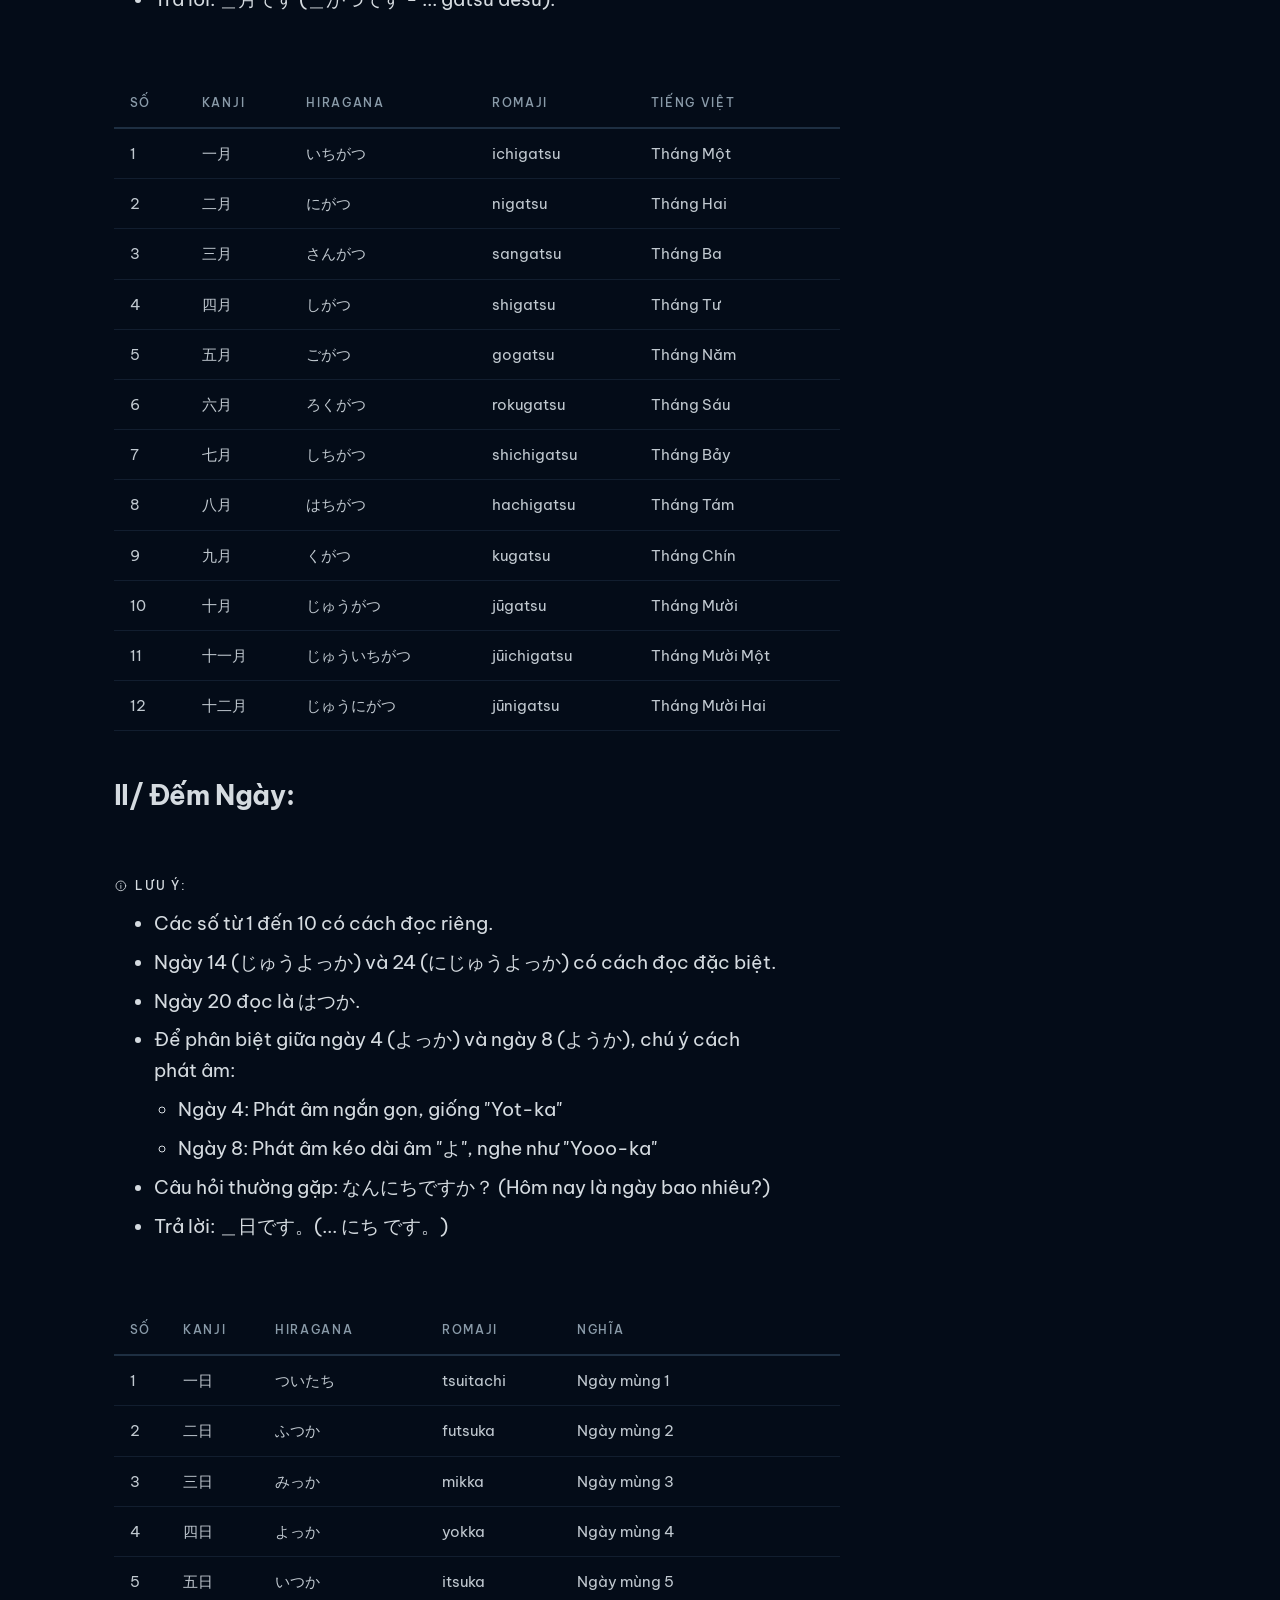
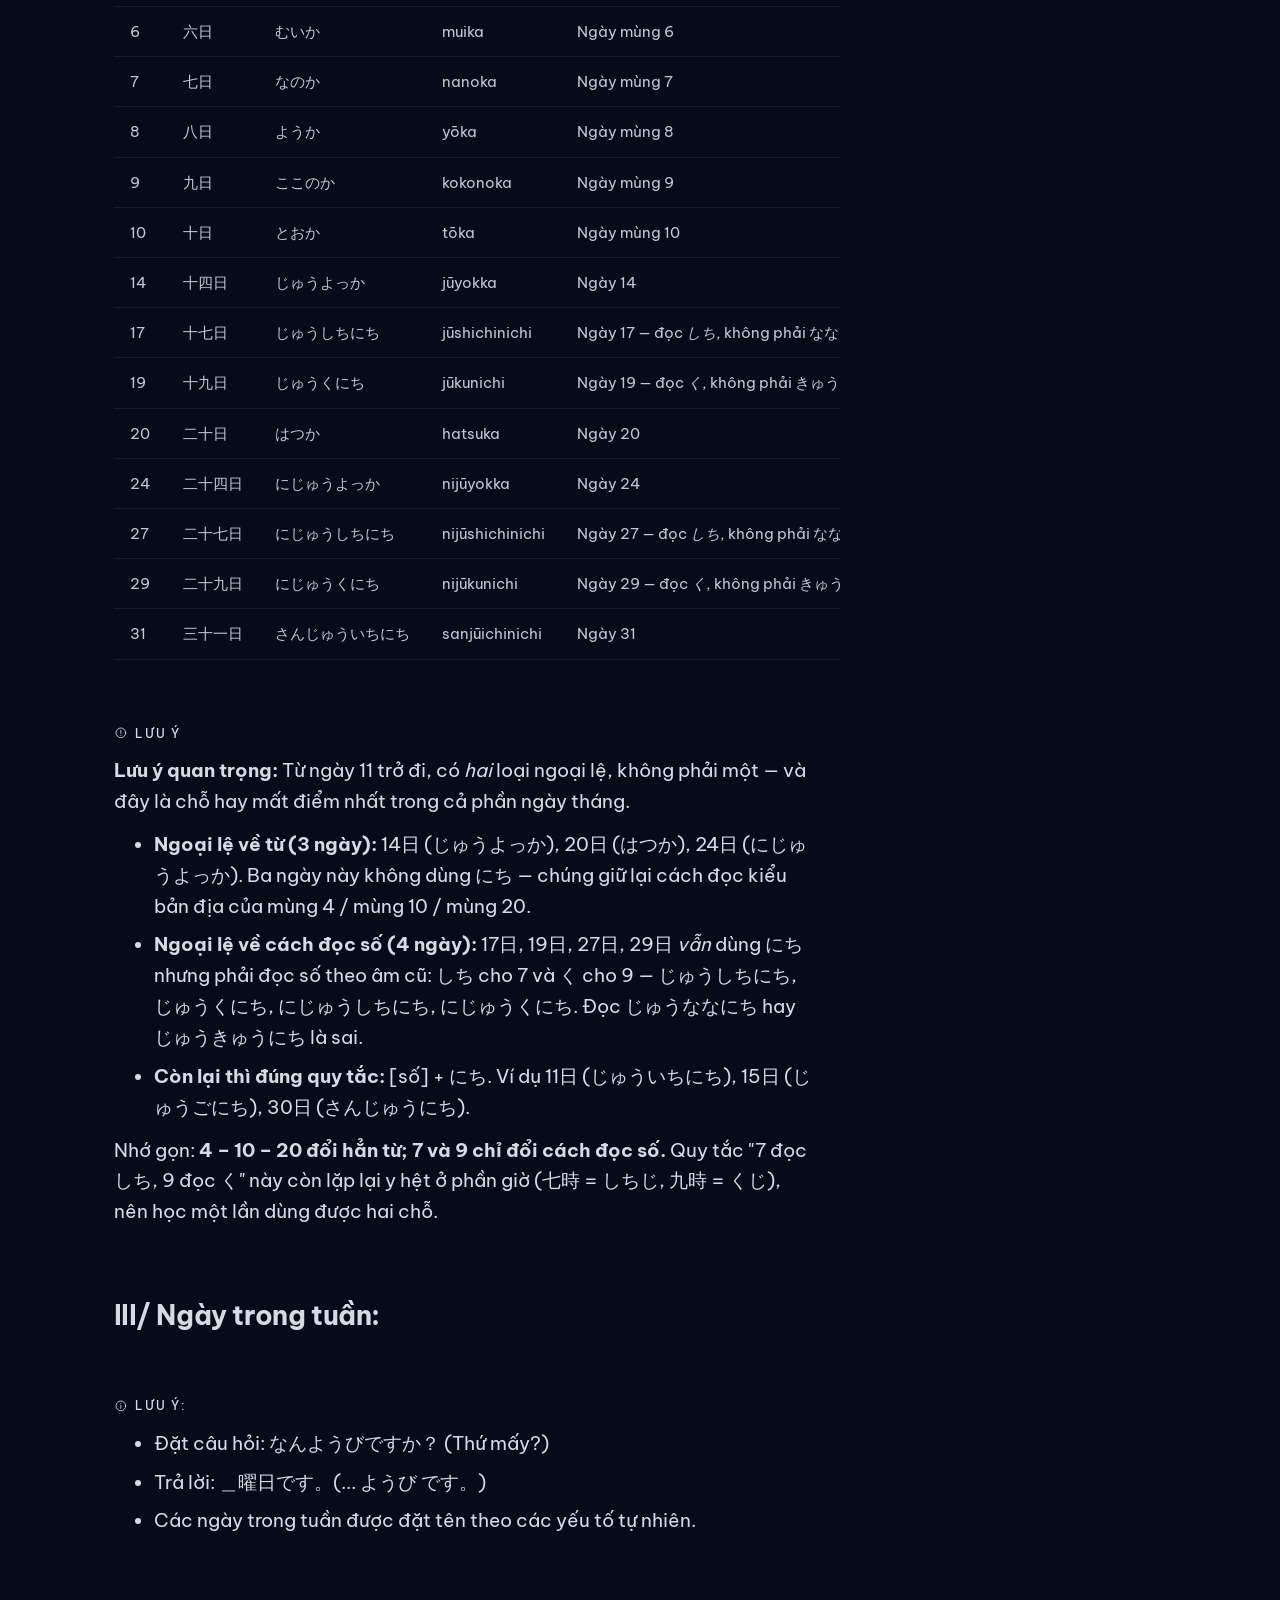
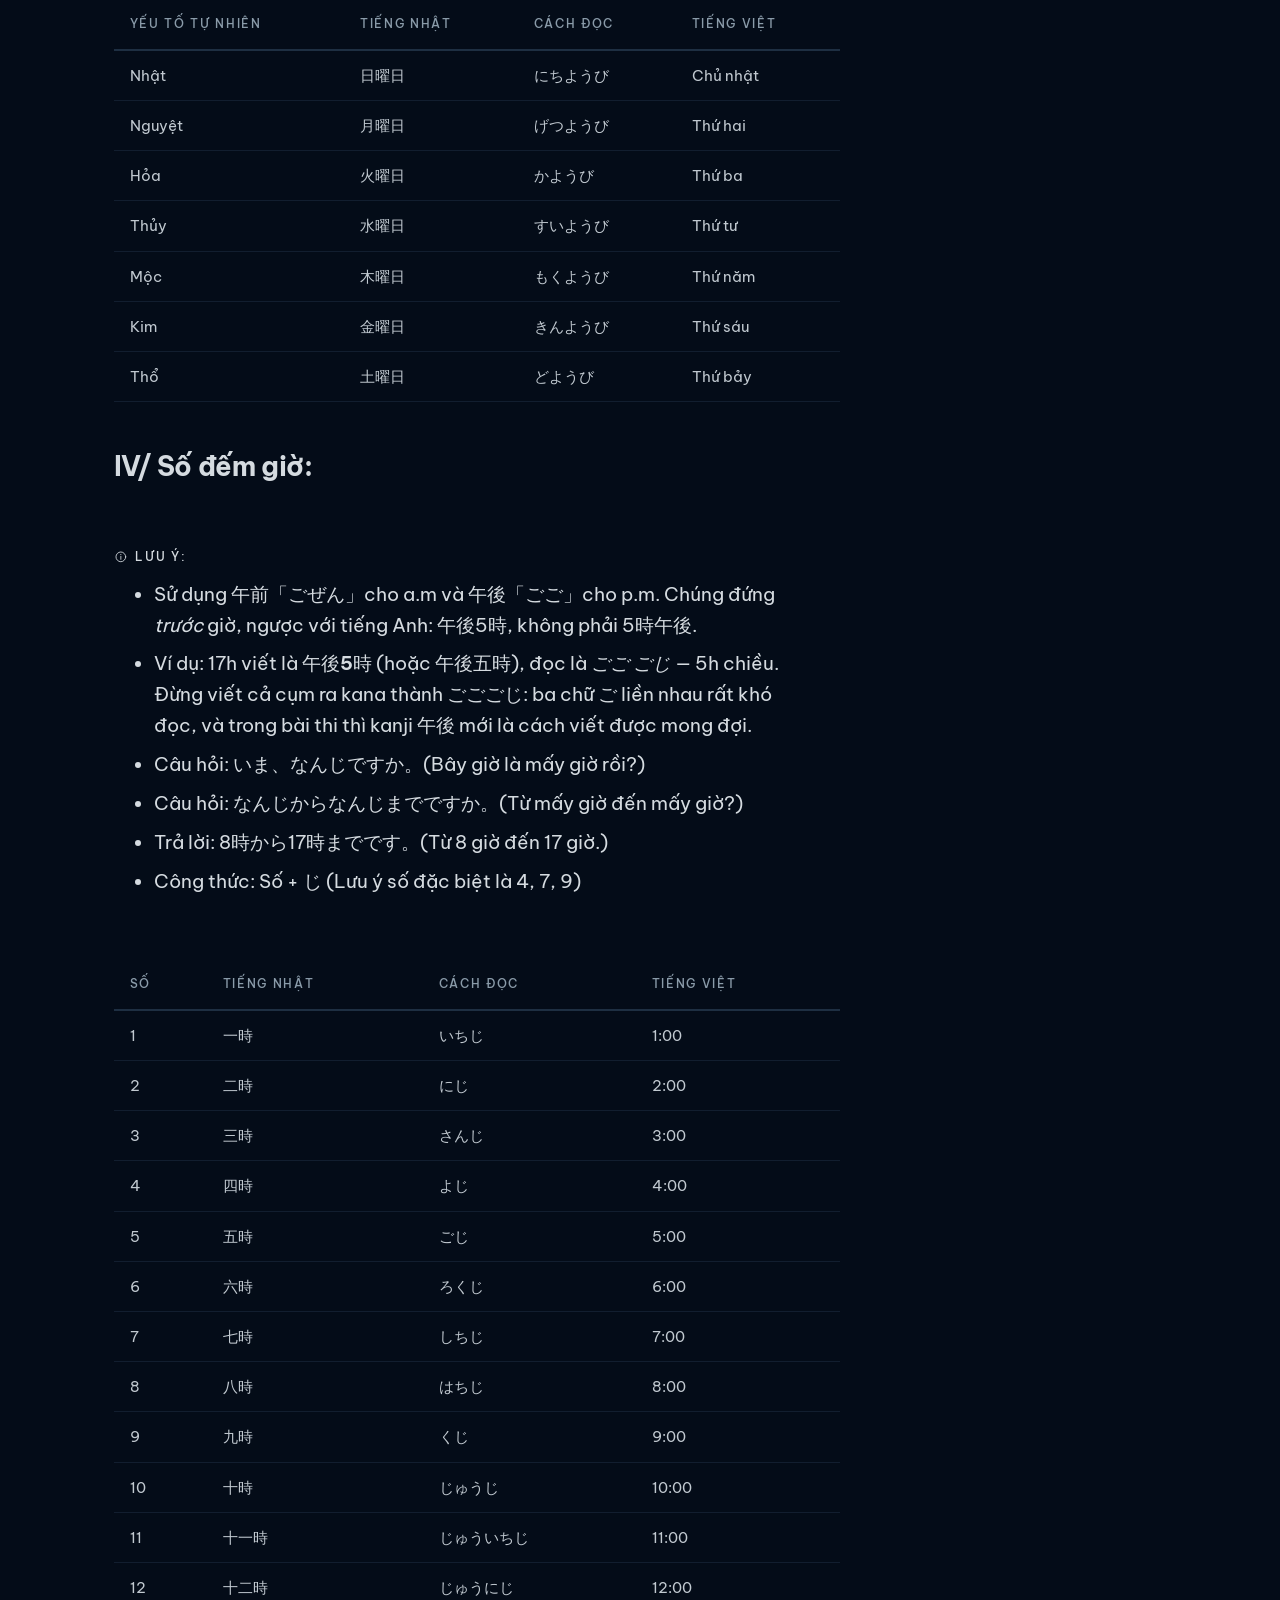
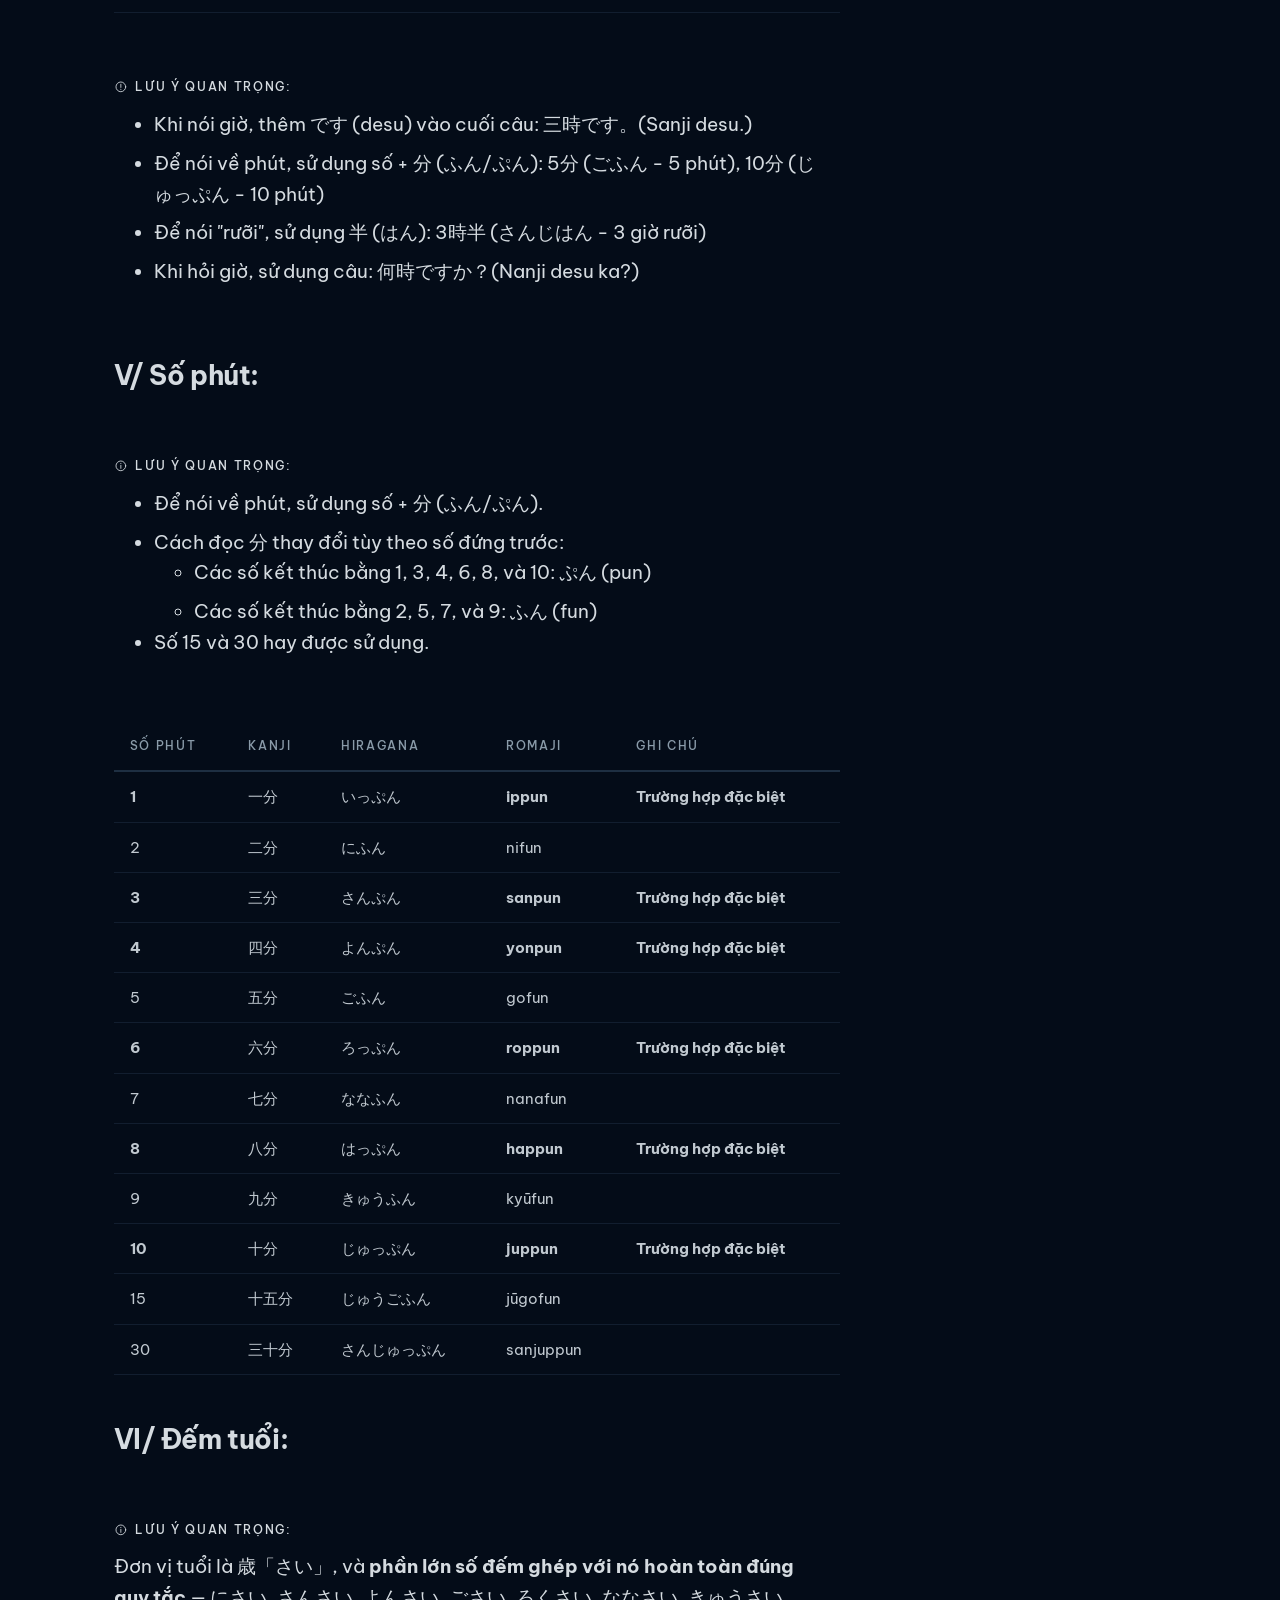
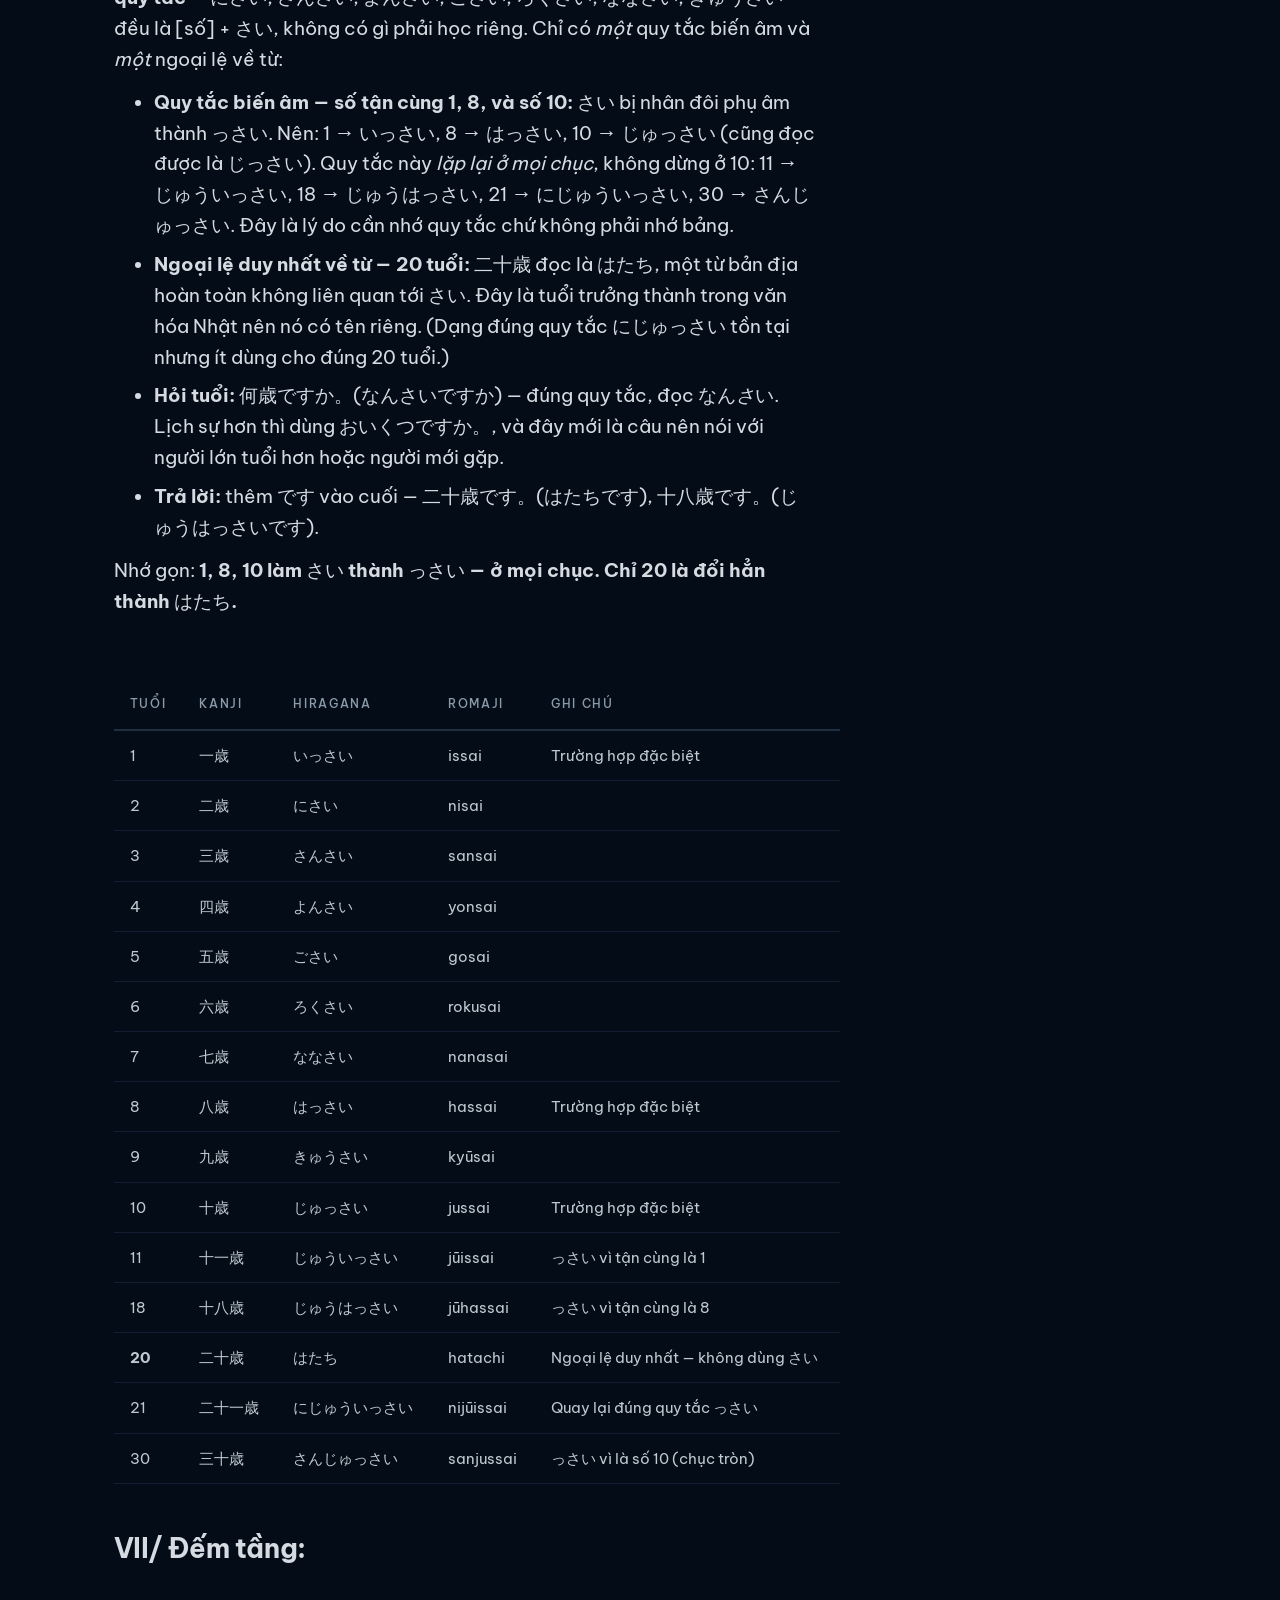
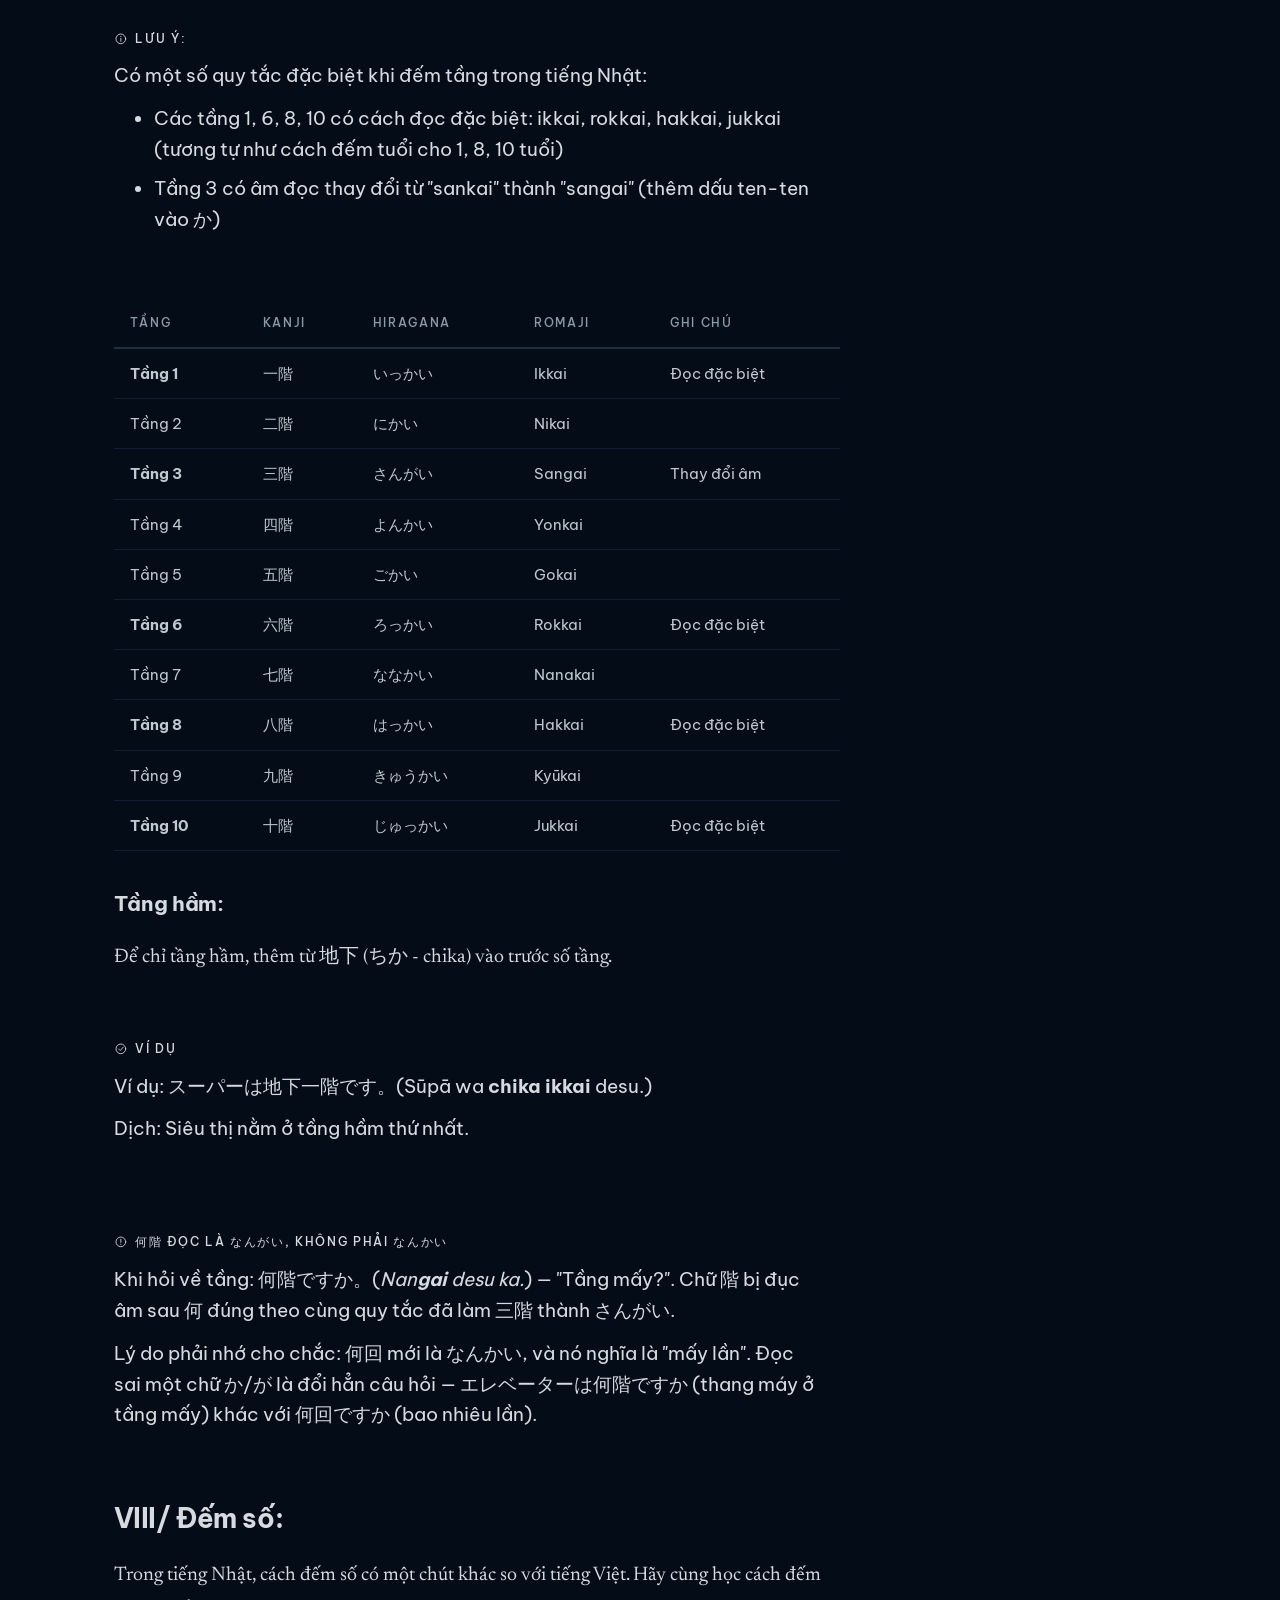
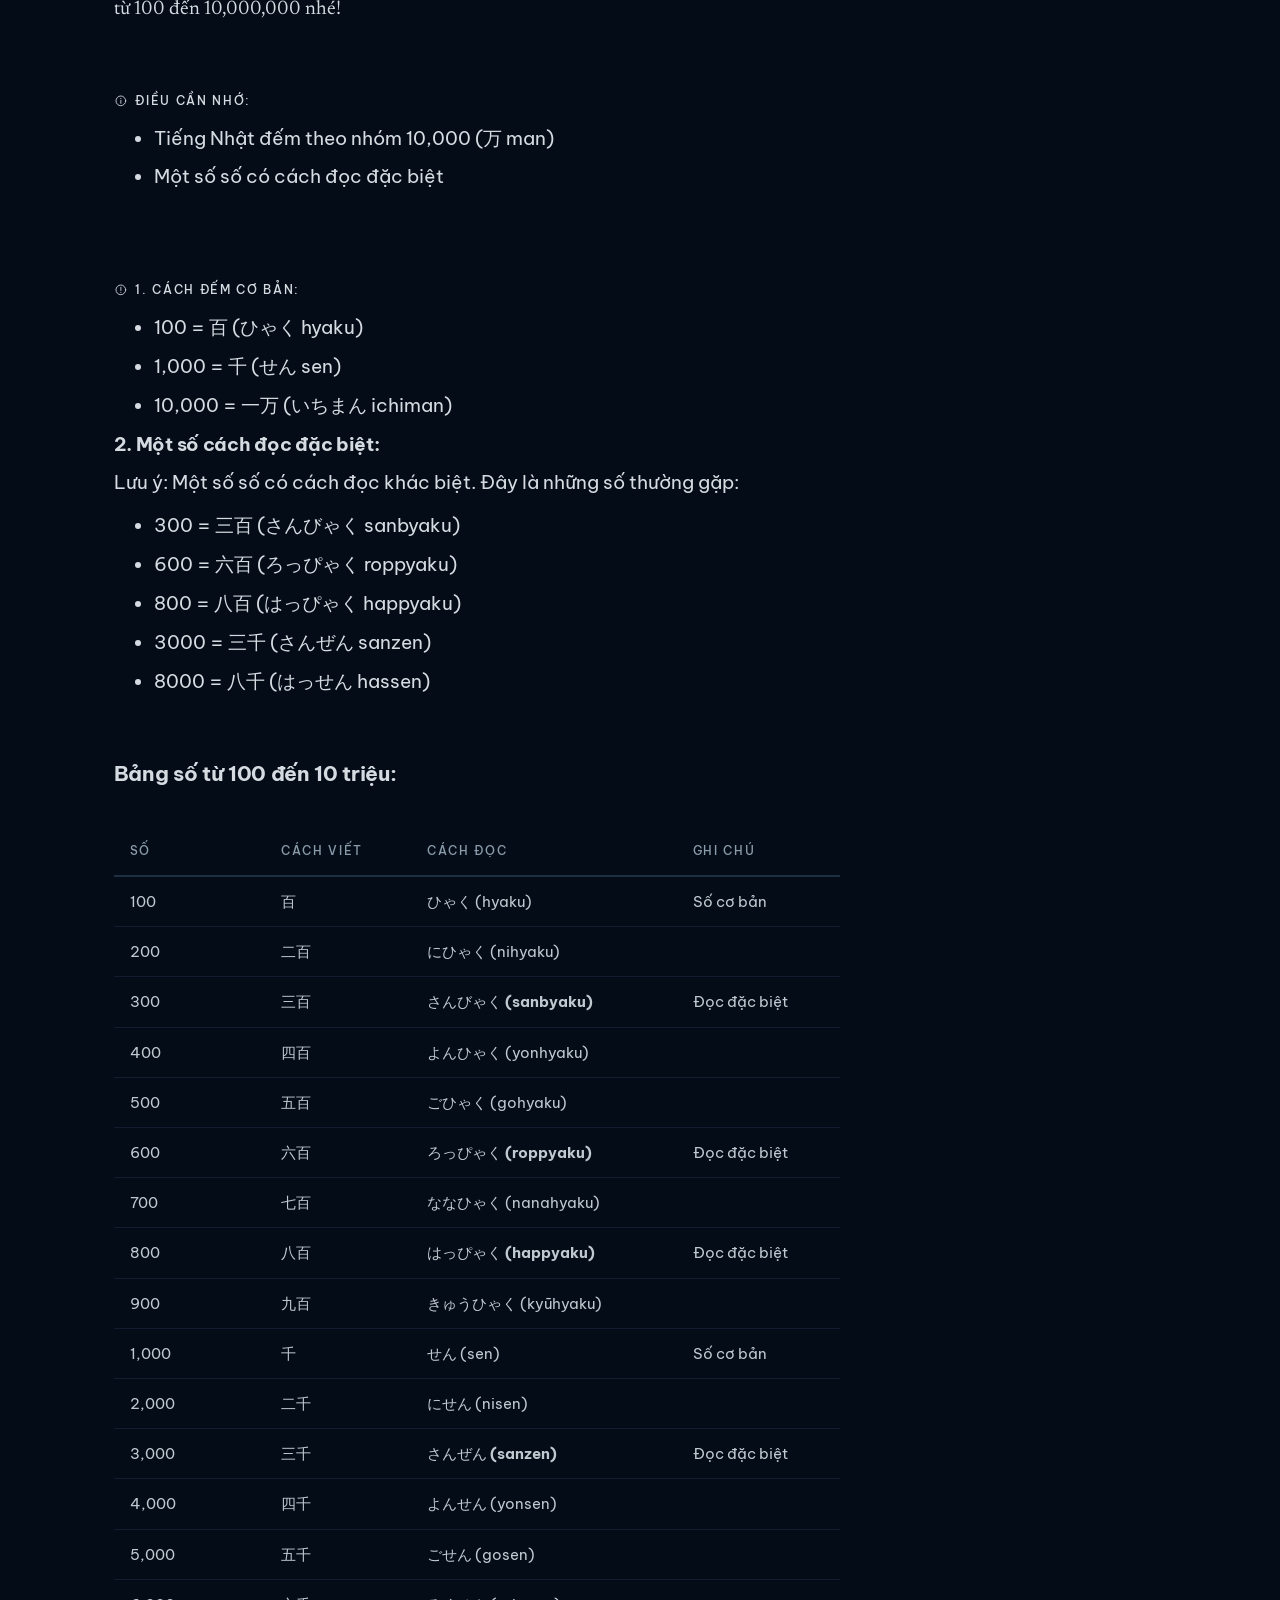
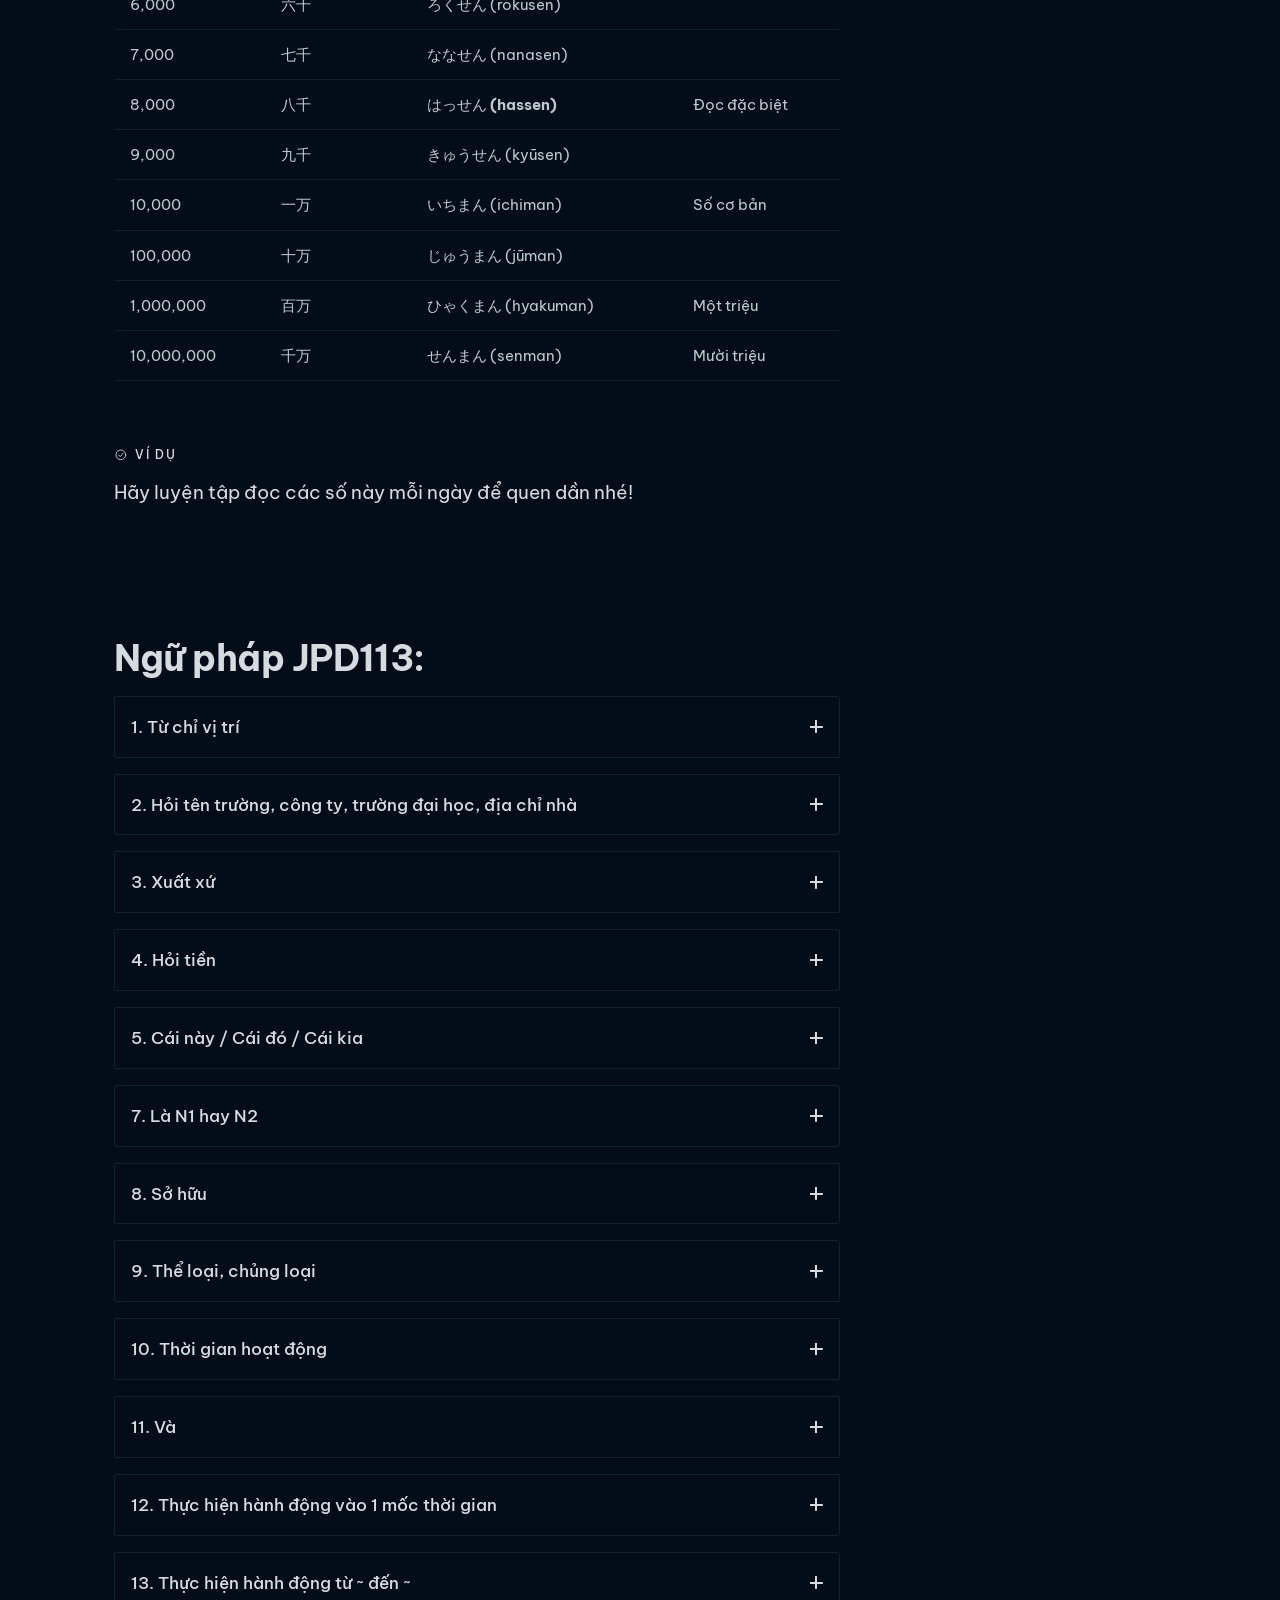
<file: tai_lieu_JPD_MinThep/blog/textblog-1.html>
<!DOCTYPE html>
<html lang="vi" class="no-js">

<head>
  <meta charset="UTF-8">
  <meta name="viewport" content="width=device-width, initial-scale=1">

  <title>JPD113: Số đếm và ngữ pháp tiếng Nhật sơ cấp — Min Thep</title>
  <meta name="description" content="Tổng hợp JPD113: cách đếm tháng, ngày, thứ, giờ, phút, tuổi, tầng và 17 điểm ngữ pháp tiếng Nhật sơ cấp, kèm bảng tra cứu và tài liệu tải miễn phí.">
  <meta name="author" content="Min Thep">
  <link rel="canonical" href="https://thepkz.github.io/minthep-portfolio/blog/textblog-1.html">

  <meta property="og:type" content="article">
  <meta property="og:site_name" content="Min Thep">
  <meta property="og:locale" content="vi_VN">
  <meta property="og:title" content="JPD113: Số đếm và ngữ pháp tiếng Nhật sơ cấp">
  <meta property="og:description" content="Tổng hợp JPD113: cách đếm tháng, ngày, thứ, giờ, phút, tuổi, tầng và 17 điểm ngữ pháp tiếng Nhật sơ cấp, kèm bảng tra cứu và tài liệu tải miễn phí.">
  <meta property="og:url" content="https://thepkz.github.io/minthep-portfolio/blog/textblog-1.html">
  <meta property="og:image" content="https://thepkz.github.io/minthep-portfolio/img/profile.webp">
  <meta name="twitter:card" content="summary_large_image">
  <meta name="twitter:title" content="JPD113: Số đếm và ngữ pháp tiếng Nhật sơ cấp">
  <meta name="twitter:description" content="Tổng hợp JPD113: cách đếm tháng, ngày, thứ, giờ, phút, tuổi, tầng và 17 điểm ngữ pháp tiếng Nhật sơ cấp, kèm bảng tra cứu và tài liệu tải miễn phí.">
  <meta name="twitter:image" content="https://thepkz.github.io/minthep-portfolio/img/profile.webp">

  <link rel="icon" href="../img/favicon.svg" type="image/svg+xml">
  <link rel="alternate icon" href="../img/favicon-32.ico" sizes="32x32">
  <link rel="apple-touch-icon" href="../img/logo.png">
  <meta name="theme-color" content="#040C18">

  <link rel="preload" href="../fonts/newsreader-vf-latin.woff2" as="font" type="font/woff2" crossorigin>
  <link rel="preload" href="../fonts/newsreader-vf-vietnamese.woff2" as="font" type="font/woff2" crossorigin>

  <link rel="stylesheet" href="../css/tokens.css">
  <link rel="stylesheet" href="../css/base.css">
  <link rel="stylesheet" href="../css/components.css">
  <link rel="stylesheet" href="../css/surface-b.css">

  <script>
    (function () {
      var d = document.documentElement;
      d.classList.remove('no-js');
      d.classList.add('js');
      try {
        var m = localStorage.getItem('minthep:reading');
        if (m === 'paper' || m === 'dark') d.setAttribute('data-reading', m);
      } catch (e) {}
    })();
  </script>

  <script type="application/ld+json">
  {
    "@context": "https://schema.org",
    "@type": "Article",
    "headline": "JPD113: Số đếm và ngữ pháp tiếng Nhật sơ cấp",
    "description": "Tổng hợp JPD113: cách đếm tháng, ngày, thứ, giờ, phút, tuổi, tầng và 17 điểm ngữ pháp tiếng Nhật sơ cấp, kèm bảng tra cứu và tài liệu tải miễn phí.",
    "inLanguage": "vi",
    "datePublished": "2024-10-19",
    "dateModified": "2024-10-19",
    "author": { "@type": "Person", "name": "Min Thep" },
    "mainEntityOfPage": "https://thepkz.github.io/minthep-portfolio/blog/textblog-1.html",
    "image": "https://thepkz.github.io/minthep-portfolio/img/profile.webp"
  }
  </script>
</head>

<body>
  <a class="skip-link" href="#main">Bỏ qua tới nội dung chính</a>

  <header class="site-header" data-nav>
    <div data-nav-bar>
      <a class="wordmark" href="../index.html">MINTHEP</a>
      <nav aria-label="Điều hướng chính">
        <ul role="list">
          <li><a data-nav-link href="../index.html">Trang chủ</a></li>
          <li><a data-nav-link href="../index.html#projects">Dự án</a></li>
          <li><a data-nav-link href="myblog.html" aria-current="page">Blog</a></li>
          <li><a data-nav-link href="../index.html#about">Giới thiệu</a></li>
        </ul>
      </nav>
      <button type="button" data-nav-toggle aria-expanded="false" aria-controls="site-drawer" aria-label="Mở menu">
        <svg data-icon="menu" aria-hidden="true" focusable="false"><use href="../img/sprite.svg#menu"></use></svg>
        <svg data-icon="close" aria-hidden="true" focusable="false"><use href="../img/sprite.svg#close"></use></svg>
      </button>
    </div>
  </header>

  <div id="site-drawer" data-drawer tabindex="-1">
    <nav aria-label="Điều hướng di động">
      <ul role="list">
        <li><a href="../index.html">Trang chủ</a></li>
        <li><a href="../index.html#projects">Dự án</a></li>
        <li><a href="myblog.html">Blog</a></li>
        <li><a href="../index.html#about">Giới thiệu</a></li>
      </ul>
    </nav>
  </div>

  <div class="b-progress" data-progress aria-hidden="true">
    <span class="b-progress__bar"></span>
  </div>

  <main id="main" class="grid-b">
    <aside class="b-toc" data-toc aria-labelledby="b-toc-title">
      <p class="b-toc__title" id="b-toc-title">Mục lục</p>
      <nav aria-label="Mục lục bài viết">
        <ol class="b-toc__list" role="list">
          <li><a href="#tai-nguyen" data-toc-link>
            <span class="b-toc__num" aria-hidden="true">01</span>
            <span class="b-toc__label">Tài nguyên</span></a></li>
          <li><a href="#ngay-gio" data-toc-link>
            <span class="b-toc__num" aria-hidden="true">02</span>
            <span class="b-toc__label">Ngày và giờ</span></a></li>
          <li data-depth="3"><a href="#dem-thang" data-toc-link>
            <span class="b-toc__label">I. Đếm Tháng</span></a></li>
          <li data-depth="3"><a href="#dem-ngay" data-toc-link>
            <span class="b-toc__label">II. Đếm Ngày</span></a></li>
          <li data-depth="3"><a href="#ngay-trong-tuan" data-toc-link>
            <span class="b-toc__label">III. Ngày trong tuần</span></a></li>
          <li data-depth="3"><a href="#dem-gio" data-toc-link>
            <span class="b-toc__label">IV. Số đếm giờ</span></a></li>
          <li data-depth="3"><a href="#dem-phut" data-toc-link>
            <span class="b-toc__label">V. Số phút</span></a></li>
          <li data-depth="3"><a href="#dem-tuoi" data-toc-link>
            <span class="b-toc__label">VI. Đếm tuổi</span></a></li>
          <li data-depth="3"><a href="#dem-tang" data-toc-link>
            <span class="b-toc__label">VII. Đếm tầng</span></a></li>
          <li data-depth="3"><a href="#dem-so" data-toc-link>
            <span class="b-toc__label">VIII. Đếm số</span></a></li>
          <li><a href="#ngu-phap" data-toc-link>
            <span class="b-toc__num" aria-hidden="true">03</span>
            <span class="b-toc__label">Ngữ pháp</span></a></li>
          <li><a href="Speaking.html" data-toc-link>
            <span class="b-toc__num" aria-hidden="true">04</span>
            <span class="b-toc__label">Ngân hàng đề nói →</span></a></li>
        </ol>
      </nav>
    </aside>

    <article class="b-article">
      <header class="b-head">
        <p data-eyebrow>Tiếng Nhật · JPD113</p>
        <h1>JPD113 — Số đếm và ngữ pháp tiếng Nhật sơ cấp</h1>
        <p class="b-lead">Toàn bộ cách đếm tháng, ngày, thứ, giờ, phút, tuổi, tầng và các điểm ngữ pháp của học phần JPD113, gom vào một trang tra cứu.</p>
        <dl class="b-meta">
          <dt>Chuyên mục</dt><dd>Tiếng Nhật</dd>
          <dt>Tác giả</dt><dd>Min Thep</dd>
          <dt>Cập nhật</dt><dd><time datetime="2024-10-19T13:43">13:43, ngày 19 tháng 10 năm 2024</time></dd>
        </dl>
        <button type="button" class="b-modetoggle js-only" data-reading-toggle aria-pressed="false">
          <svg data-icon="sun" aria-hidden="true" focusable="false"><use href="../img/sprite.svg#sun"></use></svg>
          <span class="b-modetoggle__on">Chế độ giấy</span>
          <span class="b-modetoggle__off">Chế độ tối</span>
        </button>
      </header>

      <aside class="b-callout" data-callout="note">
        <p class="b-callout__label">
          <svg data-icon="info-circle" aria-hidden="true" focusable="false"><use href="../img/sprite.svg#info-circle"></use></svg>
          Chào mừng bạn đến với blog ôn thi JPD113!
        </p>
        <p>Đây là nơi mình tổng hợp kiến thức để chuẩn bị cho kỳ thi tương đương 1/4 trình độ N5.
          Nội dung được tham khảo từ nhiều nguồn đáng tin cậy, bao gồm
          <a href="https://www.tofugu.com/japanese-grammar/date-and-time/" target="_blank" rel="noopener">Tofugu</a>.
          Mình rất mong nhận được phản hồi từ các bạn nếu phát hiện bất kỳ sai sót nào.</p>
        <p>Nếu bạn đang chuẩn bị học môn này, đừng quên ghé thăm
          <a href="textblog-0.html">bài viết giới thiệu</a> của mình nhé!</p>
      </aside>

      <aside class="b-callout" data-callout="warn">
        <p class="b-callout__label">
          <svg data-icon="alert-circle" aria-hidden="true" focusable="false"><use href="../img/sprite.svg#alert-circle"></use></svg>
          Lưu ý quan trọng
        </p>
        <p>Từ ngày 20/11/2024 nghiêm cấm các bên liên quan sử dụng cho nhu cầu dạy học cho mục đích
          kiếm tiền và buôn bán tài liệu free. Website dành ra chỉ để cho mọi người học một cách hiệu quả</p>
        <p><strong>ū có nghĩa là uu.</strong></p>
      </aside>

      <h2 id="tai-nguyen">Tài nguyên học tập:</h2>
      <aside class="b-callout" data-callout="note">
        <p class="b-callout__label"><svg aria-hidden="true" focusable="false" data-icon="info-circle"><use href="../img/sprite.svg#info-circle"></use></svg>
          Ghi chú</p>
        <p><strong>Click vào các link dưới đây để tải tệp.</strong> Lưu ý: Link sẽ mở
          trong một tab mới.</p>
        <ul>
          <li><a href="../downloadfile/JDP113SPK.pdf" download> File Hướng dẫn thi SPEAKING</a></li>
          <li><a href="https://drive.google.com/file/d/1MLvq1RWvAXTsVs8m36yyN4lOaRkJu9L4/view?usp=sharing" target="_blank" rel="noopener"> File Sách DEKIRU NIHONGO - Sơ Cấp (PDF, 67,8 MB)
            </a></li>
          <li><a href="../downloadfile/grammar.pdf" download> File sách Grammar
            Dekiru Nihongo (PDF, 9.49 mb)</a></li>
          <li><a href="../downloadfile/gvocab.pdf" download> File sách Vocabulary
            Dekiru Nihongo (PDF, 7.73 mb)</a></li>
          <li><a href="../downloadfile/ghoctuvung.pdf" download> File từ vựng sách
            Dekiru Nihongo (PDF, 1.03 mb)  <strong>Recommend
            download.</strong></a></li>
          <li><a href="../downloadfile/nguphap.rar" download> File ngữ pháp
            (RAR, 373KB)  <strong>Recommend
            download.</strong></a></li>
          <li><a href="../downloadfile/SoDoTuDuy.pdf" download> File sơ đồ tư duy
            bài 1 (Cái này mình lượm được nhưng có chút sai sót) (PDF, 574KB)</a></li>
          <li><a href="../downloadfile/jpd-script.pdf" download> File script
            phần nghe Dekiru (PDF, 3.84MB)</a></li>

        </ul>
      </aside>
      <ol>
        <li>Bảng chữ cái ở <a href="https://www.duolingo.com/learn" target="_blank" rel="noopener">Duolingo</a> hoặc link này: <a href="https://www.realkana.com/hiragana" target="_blank" rel="nofollow ugc noopener">Hiragana
          Learning</a>.</li>
        <li>Link quizlet học các loại verb: <a href="https://quizlet.com/vn/815088820/dekiru1_jpd113_v-flash-cards/" target="_blank" rel="nofollow ugc noopener">Quizlet verb</a>.</li>
        <li>Link quizlet học từ vựng JPD113 đầy đủ: <a href="https://quizlet.com/vn/683127375/jpd113-bai-123-flash-cards/" target="_blank" rel="nofollow ugc noopener">Quizlet Words</a>.</li>
        <li>Link quizlet trợ từ: <a href="https://quizlet.com/vn/815088142/dekiru1_jpd113_tro-tu-flash-cards/" target="_blank" rel="nofollow ugc noopener">Quizlet Particles</a>.
        </li>
      </ol>
      <h2 id="ngay-gio">Ngày và giờ trong JPD113:</h2>

      <h3 id="dem-thang">I/ Đếm Tháng:</h3>
      <aside class="b-callout" data-callout="note">
        <p class="b-callout__label"><svg aria-hidden="true" focusable="false" data-icon="info-circle"><use href="../img/sprite.svg#info-circle"></use></svg>
          Lưu ý:</p>
        <ul>
          <li>Hầu hết các tháng sử dụng số thông thường kết hợp với 月 (がつ - gatsu).</li>
          <li>Có 3 tháng đặc biệt cần chú ý:
            <ul>
              <li>Tháng 4: しがつ (shigatsu)</li>
              <li>Tháng 7: しちがつ (shichigatsu)</li>
              <li>Tháng 9: くがつ (kugatsu)</li>
            </ul>
          </li>
          <li>Khi hỏi tháng, sử dụng câu: 何月ですか (なんがつですか - nan gatsu desu ka)?</li>
          <li>Trả lời: ＿月です (＿がつです - ... gatsu desu).</li>
        </ul>
      </aside>

      <div role="region" tabindex="0" aria-label="Bảng đếm tháng trong tiếng Nhật" data-table>
        <table>
          <thead>
            <tr>
              <th scope="col">Số</th>
              <th scope="col">Kanji</th>
              <th scope="col">Hiragana</th>
              <th scope="col">Romaji</th>
              <th scope="col">Tiếng Việt</th>
            </tr>
          </thead>
          <tbody>
            <tr>
              <td>1</td>
              <td>一月</td>
              <td>いちがつ</td>
              <td>ichigatsu</td>
              <td>Tháng Một</td>
            </tr>
            <tr>
              <td>2</td>
              <td>二月</td>
              <td>にがつ</td>
              <td>nigatsu</td>
              <td>Tháng Hai</td>
            </tr>
            <tr>
              <td>3</td>
              <td>三月</td>
              <td>さんがつ</td>
              <td>sangatsu</td>
              <td>Tháng Ba</td>
            </tr>
            <tr>
              <td>4</td>
              <td>四月</td>
              <td><strong>しがつ</strong></td>
              <td>shigatsu</td>
              <td>Tháng Tư</td>
            </tr>
            <tr>
              <td>5</td>
              <td>五月</td>
              <td>ごがつ</td>
              <td>gogatsu</td>
              <td>Tháng Năm</td>
            </tr>
            <tr>
              <td>6</td>
              <td>六月</td>
              <td>ろくがつ</td>
              <td>rokugatsu</td>
              <td>Tháng Sáu</td>
            </tr>
            <tr>
              <td>7</td>
              <td>七月</td>
              <td><strong>しちがつ</strong></td>
              <td>shichigatsu</td>
              <td>Tháng Bảy</td>
            </tr>
            <tr>
              <td>8</td>
              <td>八月</td>
              <td>はちがつ</td>
              <td>hachigatsu</td>
              <td>Tháng Tám</td>
            </tr>
            <tr>
              <td>9</td>
              <td>九月</td>
              <td><strong>くがつ</strong></td>
              <td>kugatsu</td>
              <td>Tháng Chín</td>
            </tr>
            <tr>
              <td>10</td>
              <td>十月</td>
              <td>じゅうがつ</td>
              <td>jūgatsu</td>
              <td>Tháng Mười</td>
            </tr>
            <tr>
              <td>11</td>
              <td>十一月</td>
              <td>じゅういちがつ</td>
              <td>jūichigatsu</td>
              <td>Tháng Mười Một</td>
            </tr>
            <tr>
              <td>12</td>
              <td>十二月</td>
              <td>じゅうにがつ</td>
              <td>jūnigatsu</td>
              <td>Tháng Mười Hai</td>
            </tr>
          </tbody>
        </table>
      </div>

      <h3 id="dem-ngay">II/ Đếm Ngày:</h3>
      <aside class="b-callout" data-callout="note">
        <p class="b-callout__label"><svg aria-hidden="true" focusable="false" data-icon="info-circle"><use href="../img/sprite.svg#info-circle"></use></svg>
          Lưu ý:</p>
        <ul>
          <li>Các số từ 1 đến 10 có cách đọc riêng.</li>
          <li>Ngày 14 (じゅうよっか) và 24 (にじゅうよっか) có cách đọc đặc biệt.</li>
          <li>Ngày 20 đọc là はつか.</li>
          <li>Để phân biệt giữa ngày 4 (よっか) và ngày 8 (ようか), chú ý cách phát âm:
            <ul>
              <li>Ngày 4: Phát âm ngắn gọn, giống "Yot-ka"</li>
              <li>Ngày 8: Phát âm kéo dài âm "よ", nghe như "Yooo-ka"</li>
            </ul>
          </li>
          <li>Câu hỏi thường gặp: なんにちですか？ (Hôm nay là ngày bao nhiêu?)</li>
          <li>Trả lời: ＿日です。(... にち です。)</li>
        </ul>
      </aside>

      <div role="region" tabindex="0" aria-label="Bảng đếm ngày trong tháng" data-table>
        <table>
          <thead>
            <tr>
              <th scope="col">Số</th>
              <th scope="col">Kanji</th>
              <th scope="col">Hiragana</th>
              <th scope="col">Romaji</th>
              <th scope="col">Nghĩa</th>
            </tr>
          </thead>
          <tbody>
            <tr>
              <td>1</td>
              <td>一日</td>
              <td>ついたち</td>
              <td>tsuitachi</td>
              <td>Ngày mùng 1</td>
            </tr>
            <tr>
              <td>2</td>
              <td>二日</td>
              <td>ふつか</td>
              <td>futsuka</td>
              <td>Ngày mùng 2</td>
            </tr>
            <tr>
              <td>3</td>
              <td>三日</td>
              <td>みっか</td>
              <td>mikka</td>
              <td>Ngày mùng 3</td>
            </tr>
            <tr>
              <td>4</td>
              <td>四日</td>
              <td>よっか</td>
              <td>yokka</td>
              <td>Ngày mùng 4</td>
            </tr>
            <tr>
              <td>5</td>
              <td>五日</td>
              <td>いつか</td>
              <td>itsuka</td>
              <td>Ngày mùng 5</td>
            </tr>
            <tr>
              <td>6</td>
              <td>六日</td>
              <td>むいか</td>
              <td>muika</td>
              <td>Ngày mùng 6</td>
            </tr>
            <tr>
              <td>7</td>
              <td>七日</td>
              <td>なのか</td>
              <td>nanoka</td>
              <td>Ngày mùng 7</td>
            </tr>
            <tr>
              <td>8</td>
              <td>八日</td>
              <td>ようか</td>
              <td>yōka</td>
              <td>Ngày mùng 8</td>
            </tr>
            <tr>
              <td>9</td>
              <td>九日</td>
              <td>ここのか</td>
              <td>kokonoka</td>
              <td>Ngày mùng 9</td>
            </tr>
            <tr>
              <td>10</td>
              <td>十日</td>
              <td>とおか</td>
              <td>tōka</td>
              <td>Ngày mùng 10</td>
            </tr>
            <tr>
              <td>14</td>
              <td>十四日</td>
              <td><strong>じゅうよっか</strong></td>
              <td>jūyokka</td>
              <td>Ngày 14</td>
            </tr>
            <tr>
              <td>17</td>
              <td>十七日</td>
              <td><strong>じゅうしちにち</strong></td>
              <td>jūshichinichi</td>
              <td>Ngày 17 — đọc <em>しち</em>, không phải なな</td>
            </tr>
            <tr>
              <td>19</td>
              <td>十九日</td>
              <td><strong>じゅうくにち</strong></td>
              <td>jūkunichi</td>
              <td>Ngày 19 — đọc <em>く</em>, không phải きゅう</td>
            </tr>
            <tr>
              <td>20</td>
              <td>二十日</td>
              <td><strong>はつか</strong></td>
              <td>hatsuka</td>
              <td>Ngày 20</td>
            </tr>
            <tr>
              <td>24</td>
              <td>二十四日</td>
              <td><strong>にじゅうよっか</strong></td>
              <td>nijūyokka</td>
              <td>Ngày 24</td>
            </tr>
            <tr>
              <td>27</td>
              <td>二十七日</td>
              <td><strong>にじゅうしちにち</strong></td>
              <td>nijūshichinichi</td>
              <td>Ngày 27 — đọc <em>しち</em>, không phải なな</td>
            </tr>
            <tr>
              <td>29</td>
              <td>二十九日</td>
              <td><strong>にじゅうくにち</strong></td>
              <td>nijūkunichi</td>
              <td>Ngày 29 — đọc <em>く</em>, không phải きゅう</td>
            </tr>
            <tr>
              <td>31</td>
              <td>三十一日</td>
              <td>さんじゅういちにち</td>
              <td>sanjūichinichi</td>
              <td>Ngày 31</td>
            </tr>
          </tbody>
        </table>
      </div>

      <aside class="b-callout" data-callout="warn">
        <p class="b-callout__label"><svg aria-hidden="true" focusable="false" data-icon="alert-circle"><use href="../img/sprite.svg#alert-circle"></use></svg>
          Lưu ý</p>
        <p><strong>Lưu ý quan trọng:</strong> Từ ngày 11 trở đi, có <em>hai</em> loại ngoại lệ, không phải một —
          và đây là chỗ hay mất điểm nhất trong cả phần ngày tháng.</p>
        <ul>
          <li><strong>Ngoại lệ về từ (3 ngày):</strong> 14日 (じゅうよっか), 20日 (はつか), 24日 (にじゅうよっか).
            Ba ngày này không dùng にち — chúng giữ lại cách đọc kiểu bản địa của mùng 4 / mùng 10 / mùng 20.</li>
          <li><strong>Ngoại lệ về cách đọc số (4 ngày):</strong> 17日, 19日, 27日, 29日 <em>vẫn</em> dùng
            にち nhưng phải đọc số theo âm cũ: <strong>しち</strong> cho 7 và <strong>く</strong> cho 9 —
            じゅう<strong>しち</strong>にち, じゅう<strong>く</strong>にち, にじゅう<strong>しち</strong>にち,
            にじゅう<strong>く</strong>にち. Đọc じゅうななにち hay じゅうきゅうにち là sai.</li>
          <li><strong>Còn lại thì đúng quy tắc:</strong> [số] + にち. Ví dụ 11日 (じゅういちにち),
            15日 (じゅうごにち), 30日 (さんじゅうにち).</li>
        </ul>
        <p>Nhớ gọn: <strong>4 – 10 – 20 đổi hẳn từ; 7 và 9 chỉ đổi cách đọc số.</strong> Quy tắc "7 đọc しち,
          9 đọc く" này còn lặp lại y hệt ở phần giờ (七時 = しちじ, 九時 = くじ), nên học một lần dùng được hai chỗ.</p>
      </aside>

      <h3 id="ngay-trong-tuan">III/ Ngày trong tuần:</h3>
      <aside class="b-callout" data-callout="note">
        <p class="b-callout__label"><svg aria-hidden="true" focusable="false" data-icon="info-circle"><use href="../img/sprite.svg#info-circle"></use></svg>
          Lưu ý:</p>
        <ul>
          <li>Đặt câu hỏi: なんようびですか？ (Thứ mấy?)</li>
          <li>Trả lời: ＿曜日です。(... ようび です。)</li>
          <li>Các ngày trong tuần được đặt tên theo các yếu tố tự nhiên.</li>
        </ul>
      </aside>

      <div role="region" tabindex="0" aria-label="Bảng thứ trong tuần" data-table>
        <table>
          <thead>
            <tr>
              <th scope="col">Yếu tố tự nhiên</th>
              <th scope="col">Tiếng Nhật</th>
              <th scope="col">Cách đọc</th>
              <th scope="col">Tiếng Việt</th>
            </tr>
          </thead>
          <tbody>
            <tr>
              <td>Nhật</td>
              <td>日曜日</td>
              <td>にちようび</td>
              <td>Chủ nhật</td>
            </tr>
            <tr>
              <td>Nguyệt</td>
              <td>月曜日</td>
              <td>げつようび</td>
              <td>Thứ hai</td>
            </tr>
            <tr>
              <td>Hỏa</td>
              <td>火曜日</td>
              <td>かようび</td>
              <td>Thứ ba</td>
            </tr>
            <tr>
              <td>Thủy</td>
              <td>水曜日</td>
              <td>すいようび</td>
              <td>Thứ tư</td>
            </tr>
            <tr>
              <td>Mộc</td>
              <td>木曜日</td>
              <td>もくようび</td>
              <td>Thứ năm</td>
            </tr>
            <tr>
              <td>Kim</td>
              <td>金曜日</td>
              <td>きんようび</td>
              <td>Thứ sáu</td>
            </tr>
            <tr>
              <td>Thổ</td>
              <td>土曜日</td>
              <td>どようび</td>
              <td>Thứ bảy</td>
            </tr>
          </tbody>
        </table>
      </div>


      <h3 id="dem-gio">IV/ Số đếm giờ:</h3>
      <aside class="b-callout" data-callout="note">
        <p class="b-callout__label"><svg aria-hidden="true" focusable="false" data-icon="info-circle"><use href="../img/sprite.svg#info-circle"></use></svg>
          Lưu ý:</p>
        <ul>
          <li>Sử dụng 午前「ごぜん」cho a.m và 午後「ごご」cho p.m. Chúng đứng <em>trước</em> giờ,
            ngược với tiếng Anh: 午後5時, không phải 5時午後.</li>
          <li>Ví dụ: 17h viết là <strong>午後5時</strong> (hoặc 午後五時), đọc là <em>ごご ごじ</em> —
            5h chiều. Đừng viết cả cụm ra kana thành ごごごじ: ba chữ ご liền nhau rất khó đọc,
            và trong bài thi thì kanji 午後 mới là cách viết được mong đợi.</li>
          <li>Câu hỏi: いま、なんじですか。(Bây giờ là mấy giờ rồi?)</li>
          <li>Câu hỏi: なんじからなんじまでですか。(Từ mấy giờ đến mấy giờ?)</li>
          <li>Trả lời: 8時から17時までです。(Từ 8 giờ đến 17 giờ.)</li>
          <li>Công thức: Số + じ (Lưu ý số đặc biệt là 4, 7, 9)</li>
        </ul>
      </aside>

      <div role="region" tabindex="0" aria-label="Bảng số đếm giờ" data-table>
        <table>
          <thead>
            <tr>
              <th scope="col">Số</th>
              <th scope="col">Tiếng Nhật</th>
              <th scope="col">Cách đọc</th>
              <th scope="col">Tiếng Việt</th>
            </tr>
          </thead>
          <tbody>
            <tr>
              <td>1</td>
              <td>一時</td>
              <td>いちじ</td>
              <td>1:00</td>
            </tr>
            <tr>
              <td>2</td>
              <td>二時</td>
              <td>にじ</td>
              <td>2:00</td>
            </tr>
            <tr>
              <td>3</td>
              <td>三時</td>
              <td>さんじ</td>
              <td>3:00</td>
            </tr>
            <tr>
              <td>4</td>
              <td><strong>四時</strong></td>
              <td><strong>よじ</strong></td>
              <td>4:00</td>
            </tr>
            <tr>
              <td>5</td>
              <td>五時</td>
              <td>ごじ</td>
              <td>5:00</td>
            </tr>
            <tr>
              <td>6</td>
              <td>六時</td>
              <td>ろくじ</td>
              <td>6:00</td>
            </tr>
            <tr>
              <td>7</td>
              <td><strong>七時</strong></td>
              <td><strong>しちじ</strong></td>
              <td>7:00</td>
            </tr>
            <tr>
              <td>8</td>
              <td>八時</td>
              <td>はちじ</td>
              <td>8:00</td>
            </tr>
            <tr>
              <td>9</td>
              <td><strong>九時</strong></td>
              <td><strong>くじ</strong></td>
              <td>9:00</td>
            </tr>
            <tr>
              <td>10</td>
              <td>十時</td>
              <td>じゅうじ</td>
              <td>10:00</td>
            </tr>
            <tr>
              <td>11</td>
              <td>十一時</td>
              <td>じゅういちじ</td>
              <td>11:00</td>
            </tr>
            <tr>
              <td>12</td>
              <td>十二時</td>
              <td>じゅうにじ</td>
              <td>12:00</td>
            </tr>
          </tbody>
        </table>
      </div>

      <aside class="b-callout" data-callout="warn">
        <p class="b-callout__label"><svg aria-hidden="true" focusable="false" data-icon="alert-circle"><use href="../img/sprite.svg#alert-circle"></use></svg>
          Lưu ý quan trọng:</p>
        <ul>
          <li>Khi nói giờ, thêm です (desu) vào cuối câu: 三時です。(Sanji desu.)</li>
          <li>Để nói về phút, sử dụng số + 分 (ふん/ぷん): 5分 (ごふん - 5 phút), 10分 (じゅっぷん - 10 phút)</li>
          <li>Để nói "rưỡi", sử dụng 半 (はん): 3時半 (さんじはん - 3 giờ rưỡi)</li>
          <li>Khi hỏi giờ, sử dụng câu: 何時ですか？(Nanji desu ka?)</li>
        </ul>
      </aside>

      <h3 id="dem-phut">V/ Số phút:</h3>
      <aside class="b-callout" data-callout="note">
        <p class="b-callout__label"><svg aria-hidden="true" focusable="false" data-icon="info-circle"><use href="../img/sprite.svg#info-circle"></use></svg>
          Lưu ý quan trọng:</p>
        <ul>
          <li>Để nói về phút, sử dụng số + 分 (ふん/ぷん).</li>
          <li>Cách đọc 分 thay đổi tùy theo số đứng trước:</li>
          <ul>
            <li>Các số kết thúc bằng 1, 3, 4, 6, 8, và 10: ぷん (pun)</li>
            <li>Các số kết thúc bằng 2, 5, 7, và 9: ふん (fun)</li>
          </ul>
          <li>Số 15 và 30 hay được sử dụng.</li>
        </ul>
      </aside>

      <div role="region" tabindex="0" aria-label="Bảng số phút" data-table>
        <table>
          <thead>
            <tr>
              <th scope="col">Số phút</th>
              <th scope="col">Kanji</th>
              <th scope="col">Hiragana</th>
              <th scope="col">Romaji</th>
              <th scope="col">Ghi chú</th>
            </tr>
          </thead>
          <tbody>
            <tr>
              <td><strong>1</strong></td>
              <td><strong>一分</strong></td>
              <td><strong>いっぷん</strong></td>
              <td><strong>ippun</strong></td>
              <td><strong>Trường hợp đặc biệt</strong></td>
            </tr>
            <tr>
              <td>2</td>
              <td>二分</td>
              <td>にふん</td>
              <td>nifun</td>
              <td></td>
            </tr>
            <tr>
              <td><strong>3</strong></td>
              <td><strong>三分</strong></td>
              <td><strong>さんぷん</strong></td>
              <td><strong>sanpun</strong></td>
              <td><strong>Trường hợp đặc biệt</strong></td>
            </tr>
            <tr>
              <td><strong>4</strong></td>
              <td><strong>四分</strong></td>
              <td><strong>よんぷん</strong></td>
              <td><strong>yonpun</strong></td>
              <td><strong>Trường hợp đặc biệt</strong></td>
            </tr>
            <tr>
              <td>5</td>
              <td>五分</td>
              <td>ごふん</td>
              <td>gofun</td>
              <td></td>
            </tr>
            <tr>
              <td><strong>6</strong></td>
              <td><strong>六分</strong></td>
              <td><strong>ろっぷん</strong></td>
              <td><strong>roppun</strong></td>
              <td><strong>Trường hợp đặc biệt</strong></td>
            </tr>
            <tr>
              <td>7</td>
              <td>七分</td>
              <td>ななふん</td>
              <td>nanafun</td>
              <td></td>
            </tr>
            <tr>
              <td><strong>8</strong></td>
              <td><strong>八分</strong></td>
              <td><strong>はっぷん</strong></td>
              <td><strong>happun</strong></td>
              <td><strong>Trường hợp đặc biệt</strong></td>
            </tr>
            <tr>
              <td>9</td>
              <td>九分</td>
              <td>きゅうふん</td>
              <td>kyūfun</td>
              <td></td>
            </tr>
            <tr>
              <td><strong>10</strong></td>
              <td><strong>十分</strong></td>
              <td><strong>じゅっぷん</strong></td>
              <td><strong>juppun</strong></td>
              <td><strong>Trường hợp đặc biệt</strong></td>
            </tr>
            <tr>
              <td>15</td>
              <td>十五分</td>
              <td>じゅうごふん</td>
              <td>jūgofun</td>
              <td></td>
            </tr>
            <tr>
              <td>30</td>
              <td>三十分</td>
              <td>さんじゅっぷん</td>
              <td>sanjuppun</td>
              <td></td>
            </tr>
          </tbody>
        </table>
      </div>

      <h3 id="dem-tuoi">VI/ Đếm tuổi:</h3>
      <aside class="b-callout" data-callout="note">
        <p class="b-callout__label"><svg aria-hidden="true" focusable="false" data-icon="info-circle"><use href="../img/sprite.svg#info-circle"></use></svg>
          Lưu ý quan trọng:</p>
        <p>Đơn vị tuổi là 歳「さい」, và <strong>phần lớn số đếm ghép với nó hoàn toàn đúng quy tắc</strong> —
          にさい, さんさい, よんさい, ごさい, ろくさい, ななさい, きゅうさい đều là [số] + さい, không có gì phải học riêng.
          Chỉ có <em>một</em> quy tắc biến âm và <em>một</em> ngoại lệ về từ:</p>
        <ul>
          <li><strong>Quy tắc biến âm — số tận cùng 1, 8, và số 10:</strong> さい bị nhân đôi phụ âm thành
            <strong>っさい</strong>. Nên: 1 → いっさい, 8 → はっさい, 10 → じゅっさい
            (cũng đọc được là じっさい). Quy tắc này <em>lặp lại ở mọi chục</em>, không dừng ở 10:
            11 → じゅういっさい, 18 → じゅうはっさい, 21 → にじゅういっさい, 30 → さんじゅっさい.
            Đây là lý do cần nhớ quy tắc chứ không phải nhớ bảng.</li>
          <li><strong>Ngoại lệ duy nhất về từ — 20 tuổi:</strong> 二十歳 đọc là <strong>はたち</strong>,
            một từ bản địa hoàn toàn không liên quan tới さい. Đây là tuổi trưởng thành trong văn hóa Nhật
            nên nó có tên riêng. (Dạng đúng quy tắc にじゅっさい tồn tại nhưng ít dùng cho đúng 20 tuổi.)</li>
          <li><strong>Hỏi tuổi:</strong> 何歳ですか。(なんさいですか) — đúng quy tắc, đọc なん<em>さ</em>い.
            Lịch sự hơn thì dùng <strong>おいくつですか。</strong>, và đây mới là câu nên nói với người
            lớn tuổi hơn hoặc người mới gặp.</li>
          <li><strong>Trả lời:</strong> thêm です vào cuối — 二十歳です。(はたちです),
            十八歳です。(じゅうはっさいです).</li>
        </ul>
        <p>Nhớ gọn: <strong>1, 8, 10 làm さい thành っさい — ở mọi chục. Chỉ 20 là đổi hẳn thành はたち.</strong></p>
      </aside>

      <div role="region" tabindex="0" aria-label="Bảng đếm tuổi" data-table>
        <table>
          <thead>
            <tr>
              <th scope="col">Tuổi</th>
              <th scope="col">Kanji</th>
              <th scope="col">Hiragana</th>
              <th scope="col">Romaji</th>
              <th scope="col">Ghi chú</th>
            </tr>
          </thead>
          <tbody>
            <tr>
              <td>1</td>
              <td>一歳</td>
              <td>いっさい</td>
              <td>issai</td>
              <td>Trường hợp đặc biệt</td>
            </tr>
            <tr>
              <td>2</td>
              <td>二歳</td>
              <td>にさい</td>
              <td>nisai</td>
              <td></td>
            </tr>
            <tr>
              <td>3</td>
              <td>三歳</td>
              <td>さんさい</td>
              <td>sansai</td>
              <td></td>
            </tr>
            <tr>
              <td>4</td>
              <td>四歳</td>
              <td>よんさい</td>
              <td>yonsai</td>
              <td></td>
            </tr>
            <tr>
              <td>5</td>
              <td>五歳</td>
              <td>ごさい</td>
              <td>gosai</td>
              <td></td>
            </tr>
            <tr>
              <td>6</td>
              <td>六歳</td>
              <td>ろくさい</td>
              <td>rokusai</td>
              <td></td>
            </tr>
            <tr>
              <td>7</td>
              <td>七歳</td>
              <td>ななさい</td>
              <td>nanasai</td>
              <td></td>
            </tr>
            <tr>
              <td>8</td>
              <td>八歳</td>
              <td>はっさい</td>
              <td>hassai</td>
              <td>Trường hợp đặc biệt</td>
            </tr>
            <tr>
              <td>9</td>
              <td>九歳</td>
              <td>きゅうさい</td>
              <td>kyūsai</td>
              <td></td>
            </tr>
            <tr>
              <td>10</td>
              <td>十歳</td>
              <td>じゅっさい</td>
              <td>jussai</td>
              <td>Trường hợp đặc biệt</td>
            </tr>
            <tr>
              <td>11</td>
              <td>十一歳</td>
              <td>じゅういっさい</td>
              <td>jūissai</td>
              <td>っさい vì tận cùng là 1</td>
            </tr>
            <tr>
              <td>18</td>
              <td>十八歳</td>
              <td>じゅうはっさい</td>
              <td>jūhassai</td>
              <td>っさい vì tận cùng là 8</td>
            </tr>
            <tr>
              <td><strong>20</strong></td>
              <td>二十歳</td>
              <td><strong>はたち</strong></td>
              <td>hatachi</td>
              <td>Ngoại lệ duy nhất — không dùng さい</td>
            </tr>
            <tr>
              <td>21</td>
              <td>二十一歳</td>
              <td>にじゅういっさい</td>
              <td>nijūissai</td>
              <td>Quay lại đúng quy tắc っさい</td>
            </tr>
            <tr>
              <td>30</td>
              <td>三十歳</td>
              <td>さんじゅっさい</td>
              <td>sanjussai</td>
              <td>っさい vì là số 10 (chục tròn)</td>
            </tr>
          </tbody>
        </table>
      </div>

      <h3 id="dem-tang">VII/ Đếm tầng:</h3>
      <aside class="b-callout" data-callout="note">
        <p class="b-callout__label"><svg aria-hidden="true" focusable="false" data-icon="info-circle"><use href="../img/sprite.svg#info-circle"></use></svg>
          Lưu ý:</p>
        <p>Có một số quy tắc đặc biệt khi đếm tầng trong tiếng Nhật:</p>
        <ul>
          <li>Các tầng 1, 6, 8, 10 có cách đọc đặc biệt: ikkai, rokkai, hakkai, jukkai (tương tự như cách đếm tuổi
            cho 1, 8, 10 tuổi)</li>
          <li>Tầng 3 có âm đọc thay đổi từ "sankai" thành "sangai" (thêm dấu ten-ten vào か)</li>
        </ul>
      </aside>

      <div role="region" tabindex="0" aria-label="Bảng đếm tầng" data-table>
        <table>
          <thead>
            <tr>
              <th scope="col">Tầng</th>
              <th scope="col">Kanji</th>
              <th scope="col">Hiragana</th>
              <th scope="col">Romaji</th>
              <th scope="col">Ghi chú</th>
            </tr>
          </thead>
          <tbody>
            <tr>
              <td><strong>Tầng 1</strong></td>
              <td>一階</td>
              <td>いっかい</td>
              <td>Ikkai</td>
              <td>Đọc đặc biệt</td>
            </tr>
            <tr>
              <td>Tầng 2</td>
              <td>二階</td>
              <td>にかい</td>
              <td>Nikai</td>
              <td></td>
            </tr>
            <tr>
              <td><strong>Tầng 3</strong></td>
              <td>三階</td>
              <td>さんがい</td>
              <td>Sangai</td>
              <td>Thay đổi âm</td>
            </tr>
            <tr>
              <td>Tầng 4</td>
              <td>四階</td>
              <td>よんかい</td>
              <td>Yonkai</td>
              <td></td>
            </tr>
            <tr>
              <td>Tầng 5</td>
              <td>五階</td>
              <td>ごかい</td>
              <td>Gokai</td>
              <td></td>
            </tr>
            <tr>
              <td><strong>Tầng 6</strong></td>
              <td>六階</td>
              <td>ろっかい</td>
              <td>Rokkai</td>
              <td>Đọc đặc biệt</td>
            </tr>
            <tr>
              <td>Tầng 7</td>
              <td>七階</td>
              <td>ななかい</td>
              <td>Nanakai</td>
              <td></td>
            </tr>
            <tr>
              <td><strong>Tầng 8</strong></td>
              <td>八階</td>
              <td>はっかい</td>
              <td>Hakkai</td>
              <td>Đọc đặc biệt</td>
            </tr>
            <tr>
              <td>Tầng 9</td>
              <td>九階</td>
              <td>きゅうかい</td>
              <td>Kyūkai</td>
              <td></td>
            </tr>
            <tr>
              <td><strong>Tầng 10</strong></td>
              <td>十階</td>
              <td>じゅっかい</td>
              <td>Jukkai</td>
              <td>Đọc đặc biệt</td>
            </tr>
          </tbody>
        </table>
      </div>

      <h4>Tầng hầm:</h4>
      <p>Để chỉ tầng hầm, thêm từ 地下 (ちか - chika) vào trước số tầng.</p>
      <aside class="b-callout" data-callout="tip">
        <p class="b-callout__label"><svg aria-hidden="true" focusable="false" data-icon="check-circle"><use href="../img/sprite.svg#check-circle"></use></svg>
          Ví dụ</p>
        <p>Ví dụ: スーパーは<strong>地下一階</strong>です。(Sūpā wa <strong>chika ikkai</strong> desu.)</p>
        <p>Dịch: Siêu thị nằm ở tầng hầm thứ nhất.</p>
      </aside>
      <aside class="b-callout" data-callout="warn">
        <p class="b-callout__label"><svg aria-hidden="true" focusable="false" data-icon="alert-circle"><use href="../img/sprite.svg#alert-circle"></use></svg>
          何階 đọc là なんがい, không phải なんかい</p>
        <p>Khi hỏi về tầng: <strong>何階ですか。</strong>(<em>Nan<strong>gai</strong> desu ka.</em>) —
          "Tầng mấy?". Chữ 階 bị đục âm sau 何 đúng theo cùng quy tắc đã làm 三階 thành さん<strong>が</strong>い.</p>
        <p>Lý do phải nhớ cho chắc: <strong>何回</strong> mới là なん<strong>か</strong>い, và nó nghĩa
          là "mấy lần". Đọc sai một chữ か/が là đổi hẳn câu hỏi —
          エレベーターは何<strong>階</strong>ですか (thang máy ở tầng mấy) khác với
          何<strong>回</strong>ですか (bao nhiêu lần).</p>
      </aside>
      <h3 id="dem-so">VIII/ Đếm số:</h3>
      <p>Trong tiếng Nhật, cách đếm số có một chút khác so với tiếng Việt. Hãy cùng học cách đếm từ 100 đến 10,000,000
        nhé!</p>

      <aside class="b-callout" data-callout="note">
        <p class="b-callout__label"><svg aria-hidden="true" focusable="false" data-icon="info-circle"><use href="../img/sprite.svg#info-circle"></use></svg>
          Điều cần nhớ:</p>
        <ul>
          <li>Tiếng Nhật đếm theo nhóm 10,000 (万 man)</li>
          <li>Một số số có cách đọc đặc biệt</li>
        </ul>
      </aside>
      <aside class="b-callout" data-callout="warn">
        <p class="b-callout__label"><svg aria-hidden="true" focusable="false" data-icon="alert-circle"><use href="../img/sprite.svg#alert-circle"></use></svg>
          1. Cách đếm cơ bản:</p>
        <ul>
          <li>100 = 百 (ひゃく hyaku)</li>
          <li>1,000 = 千 (せん sen)</li>
          <li>10,000 = 一万 (いちまん ichiman)</li>
        </ul>

        <h4>2. Một số cách đọc đặc biệt:</h4>

        <p>Lưu ý: Một số số có cách đọc khác biệt. Đây là những số thường gặp:</p>
        <ul>
          <li>300 = 三百 (さんびゃく sanbyaku)</li>
          <li>600 = 六百 (ろっぴゃく roppyaku)</li>
          <li>800 = 八百 (はっぴゃく happyaku)</li>
          <li>3000 = 三千 (さんぜん sanzen)</li>
          <li>8000 = 八千 (はっせん hassen)</li>
        </ul>
      </aside>

      <h4>Bảng số từ 100 đến 10 triệu:</h4>

      <div role="region" tabindex="0" aria-label="Bảng số từ 100 đến 10 triệu" data-table>
        <table>
          <thead>
            <tr>
              <th scope="col">Số</th>
              <th scope="col">Cách viết</th>
              <th scope="col">Cách đọc</th>
              <th scope="col">Ghi chú</th>
            </tr>
          </thead>
          <tbody>
            <tr>
              <td>100</td>
              <td>百</td>
              <td>ひゃく (hyaku)</td>
              <td>Số cơ bản</td>
            </tr>
            <tr>
              <td>200</td>
              <td>二百</td>
              <td>にひゃく (nihyaku)</td>
              <td></td>
            </tr>
            <tr>
              <td>300</td>
              <td>三百</td>
              <td><strong>さんびゃく (sanbyaku)</strong></td>
              <td>Đọc đặc biệt</td>
            </tr>
            <tr>
              <td>400</td>
              <td>四百</td>
              <td>よんひゃく (yonhyaku)</td>
              <td></td>
            </tr>
            <tr>
              <td>500</td>
              <td>五百</td>
              <td>ごひゃく (gohyaku)</td>
              <td></td>
            </tr>
            <tr>
              <td>600</td>
              <td>六百</td>
              <td><strong>ろっぴゃく (roppyaku)</strong></td>
              <td>Đọc đặc biệt</td>
            </tr>
            <tr>
              <td>700</td>
              <td>七百</td>
              <td>ななひゃく (nanahyaku)</td>
              <td></td>
            </tr>
            <tr>
              <td>800</td>
              <td>八百</td>
              <td><strong>はっぴゃく (happyaku)</strong></td>
              <td>Đọc đặc biệt</td>
            </tr>
            <tr>
              <td>900</td>
              <td>九百</td>
              <td>きゅうひゃく (kyūhyaku)</td>
              <td></td>
            </tr>
            <tr>
              <td>1,000</td>
              <td>千</td>
              <td>せん (sen)</td>
              <td>Số cơ bản</td>
            </tr>
            <tr>
              <td>2,000</td>
              <td>二千</td>
              <td>にせん (nisen)</td>
              <td></td>
            </tr>
            <tr>
              <td>3,000</td>
              <td>三千</td>
              <td><strong>さんぜん (sanzen)</strong></td>
              <td>Đọc đặc biệt</td>
            </tr>
            <tr>
              <td>4,000</td>
              <td>四千</td>
              <td>よんせん (yonsen)</td>
              <td></td>
            </tr>
            <tr>
              <td>5,000</td>
              <td>五千</td>
              <td>ごせん (gosen)</td>
              <td></td>
            </tr>
            <tr>
              <td>6,000</td>
              <td>六千</td>
              <td>ろくせん (rokusen)</td>
              <td></td>
            </tr>
            <tr>
              <td>7,000</td>
              <td>七千</td>
              <td>ななせん (nanasen)</td>
              <td></td>
            </tr>
            <tr>
              <td>8,000</td>
              <td>八千</td>
              <td><strong>はっせん (hassen)</strong></td>
              <td>Đọc đặc biệt</td>
            </tr>
            <tr>
              <td>9,000</td>
              <td>九千</td>
              <td>きゅうせん (kyūsen)</td>
              <td></td>
            </tr>
            <tr>
              <td>10,000</td>
              <td>一万</td>
              <td>いちまん (ichiman)</td>
              <td>Số cơ bản</td>
            </tr>
            <tr>
              <td>100,000</td>
              <td>十万</td>
              <td>じゅうまん (jūman)</td>
              <td></td>
            </tr>
            <tr>
              <td>1,000,000</td>
              <td>百万</td>
              <td>ひゃくまん (hyakuman)</td>
              <td>Một triệu</td>
            </tr>
            <tr>
              <td>10,000,000</td>
              <td>千万</td>
              <td>せんまん (senman)</td>
              <td>Mười triệu</td>
            </tr>
          </tbody>
        </table>
      </div>

      <aside class="b-callout" data-callout="tip">
        <p class="b-callout__label"><svg aria-hidden="true" focusable="false" data-icon="check-circle"><use href="../img/sprite.svg#check-circle"></use></svg>
          Ví dụ</p>
        <p>Hãy luyện tập đọc các số này mỗi ngày để quen dần nhé!</p>
      </aside>

      <h2 id="ngu-phap">Ngữ pháp JPD113:</h2>

      <!-- Từ chỉ vị trí -->
      <details>
        <summary>1. Từ chỉ vị trí</summary>

        <div role="region" tabindex="0" aria-label="Bảng chỉ định từ これ, それ, あれ" data-table>
          <table>
            <thead>
              <tr>
                <th scope="col">Từ</th>
                <th scope="col">Nghĩa</th>
                <th scope="col">Mức độ lịch sự</th>
              </tr>
            </thead>
            <tbody>
              <tr>
                <td>ここ (Koko)</td>
                <td>Nơi này</td>
                <td>Thông thường</td>
              </tr>
              <tr>
                <td>そこ (Soko)</td>
                <td>Nơi đó</td>
                <td>Thông thường</td>
              </tr>
              <tr>
                <td>あそこ (Asoko)</td>
                <td>Nơi kia</td>
                <td>Thông thường</td>
              </tr>
              <tr>
                <td>こちら (Kochira)</td>
                <td>Nơi này</td>
                <td>Lịch sự</td>
              </tr>
              <tr>
                <td>そちら (Sochira)</td>
                <td>Nơi đó</td>
                <td>Lịch sự</td>
              </tr>
              <tr>
                <td>あちら (Achira)</td>
                <td>Nơi kia</td>
                <td>Lịch sự</td>
              </tr>
            </tbody>
          </table>
        </div>

        <p><strong>Ý nghĩa:</strong> Dùng để chỉ vị trí của người hoặc vật.</p>
        <aside class="b-callout" data-callout="note">
          <p class="b-callout__label"><svg aria-hidden="true" focusable="false" data-icon="info-circle"><use href="../img/sprite.svg#info-circle"></use></svg>
            Ghi chú</p>
          <strong>Lưu ý:</strong> Khi nói chuyện với người lớn tuổi hoặc trong môi trường công sở, nên
          sử dụng các từ lịch sự (こちら、そちら、あちら) để thể hiện sự tôn trọng.
        </aside>

      </details>

      <!-- Hỏi tên trường, công ty, trường đại học, địa chỉ nhà -->
      <details>
        <summary>2. Hỏi tên trường, công ty, trường đại học, địa chỉ nhà</summary>

        <p><strong>Công thức:</strong> (おくに・かいしゃ・だいがく・がっこう・いえ・いなか) は どちらですか。</p>
        <p><strong>Ý nghĩa:</strong> Hỏi về địa điểm của trường, công ty, trường đại học, nhà, quê...
        </p>
        <aside class="b-callout" data-callout="tip">
          <p class="b-callout__label"><svg aria-hidden="true" focusable="false" data-icon="check-circle"><use href="../img/sprite.svg#check-circle"></use></svg>
            Ví dụ:</p>
          <p>1. だいがくはどちらですか。 (Trường đại học của bạn ở đâu?)</p>
          <p>2. かいしゃはどちらですか。 (Công ty bạn ở đâu?)</p>
          <p>3. おくにはどちらですか。 (Quê bạn ở đâu?)</p>
        </aside>
        <aside class="b-callout" data-callout="note">
          <p class="b-callout__label"><svg aria-hidden="true" focusable="false" data-icon="info-circle"><use href="../img/sprite.svg#info-circle"></use></svg>
            Ghi chú</p>
          <strong>Lưu ý:</strong> Khi hỏi về địa điểm, sử dụng "どちら" thay vì "どこ" sẽ lịch sự hơn.
        </aside>

      </details>

      <!-- Xuất xứ -->
      <details>
        <summary>3. Xuất xứ</summary>

        <p><strong>Công thức hỏi:</strong> これは <strong>どこの</strong> N ですか。</p>
        <p><strong>Công thức trả lời:</strong> <strong>[Tên nước hoặc tên hãng]</strong> の です。</p>
        <p><strong>Ý nghĩa:</strong> Hỏi về nguồn gốc, xuất xứ của một vật — "N của đâu?"</p>
        <aside class="b-callout" data-callout="warn">
          <p class="b-callout__label"><svg aria-hidden="true" focusable="false" data-icon="alert-circle"><use href="../img/sprite.svg#alert-circle"></use></svg>
            Câu trả lời phải nêu tên cụ thể</p>
          <p>Chỗ trước の trong câu trả lời là chỗ để <em>tên</em> — ベトナムのです、にほんのです、
            トヨタのです. Không được điền chữ くに vào đó: <strong>くにのです</strong> nghĩa là
            "của (cái) nước", một câu vô nghĩa. くに chỉ dùng khi <em>hỏi</em>
            (おくにはどちらですか) chứ không dùng khi trả lời xuất xứ.</p>
          <p>Cũng lưu ý どこの rộng hơn "nước nào": nó hỏi <em>của đâu</em> nói chung, nên rất
            thường dùng để hỏi <em>hãng nào</em> — どこのくるまですか thường có nghĩa
            "xe hãng nào?" hơn là "xe nước nào?". Trả lời theo cái người ta muốn biết.</p>
        </aside>
        <aside class="b-callout" data-callout="tip">
          <p class="b-callout__label"><svg aria-hidden="true" focusable="false" data-icon="check-circle"><use href="../img/sprite.svg#check-circle"></use></svg>
            Ví dụ:</p>
          <p>1. これはどこのかみですか。 (Cái này là giấy của nước nào?)</p>
          <p> ベトナムのです。 (Của Việt Nam.)</p>
          <p>2. このくるまはどこのですか。 (Chiếc xe này là của nước nào?)</p>
          <p> にほんのです。 (Của Nhật.)</p>
        </aside>
        <aside class="b-callout" data-callout="note">
          <p class="b-callout__label"><svg aria-hidden="true" focusable="false" data-icon="info-circle"><use href="../img/sprite.svg#info-circle"></use></svg>
            Ghi chú</p>
          <strong>Lưu ý:</strong> Khi trả lời, bạn có thể bỏ qua từ "くに" (nước) nếu đã rõ ràng từ ngữ
          cảnh.
        </aside>

      </details>

      <!-- Hỏi tiền -->
      <details>
        <summary>4. Hỏi tiền</summary>

        <p><strong>Công thức:</strong> これはいくらですか。 / ~ はいくらですか。</p>
        <p><strong>Ý nghĩa:</strong> Hỏi về giá cả của một món đồ.</p>
        <aside class="b-callout" data-callout="tip">
          <p class="b-callout__label"><svg aria-hidden="true" focusable="false" data-icon="check-circle"><use href="../img/sprite.svg#check-circle"></use></svg>
            Ví dụ:</p>
          <p>1. これはいくらですか。 (Cái này bao nhiêu tiền?)</p>
          <p> 750えんです。 (750 yên.)</p>
          <p>2. このほんはいくらですか。 (Cuốn sách này giá bao nhiêu?)</p>
          <p> 1000えんです。 (1000 yên.)</p>
        </aside>
        <aside class="b-callout" data-callout="note">
          <p class="b-callout__label"><svg aria-hidden="true" focusable="false" data-icon="info-circle"><use href="../img/sprite.svg#info-circle"></use></svg>
            Ghi chú</p>
          <strong>Lưu ý:</strong>
          <ul>
            <li>どちら (Dochira) có nghĩa là "ở đâu", dùng để hỏi về địa điểm.</li>
            <li>いくら (Ikura) có nghĩa là "bao nhiêu", dùng để hỏi về giá tiền.</li>
            <li>の (No) là trợ từ chỉ sở hữu.</li>
          </ul>
        </aside>

      </details>

      <!-- Cái này / Cái đó / Cái kia -->
      <details>
        <summary>5. Cái này / Cái đó / Cái kia</summary>

        <div role="region" tabindex="0" aria-label="Bảng dữ liệu" data-table>
          <table>
            <thead>
              <tr>
                <th scope="col">Từ</th>
                <th scope="col">Nghĩa</th>
                <th scope="col">Cách dùng</th>
              </tr>
            </thead>
            <tbody>
              <tr>
                <td>これ (Kore)</td>
                <td>Cái này</td>
                <td>Dùng một mình</td>
              </tr>
              <tr>
                <td>それ (Sore)</td>
                <td>Cái đó</td>
                <td>Dùng một mình</td>
              </tr>
              <tr>
                <td>あれ (Are)</td>
                <td>Cái kia</td>
                <td>Dùng một mình</td>
              </tr>
              <tr>
                <td>この (Kono)</td>
                <td>Cái này</td>
                <td>Đứng trước danh từ</td>
              </tr>
              <tr>
                <td>その (Sono)</td>
                <td>Cái đó</td>
                <td>Đứng trước danh từ</td>
              </tr>
              <tr>
                <td>あの (Ano)</td>
                <td>Cái kia</td>
                <td>Đứng trước danh từ</td>
              </tr>
            </tbody>
          </table>
        </div>

        <p><strong>Ý nghĩa:</strong> Dùng để chỉ các vật thể ở gần, xa hoặc rất xa người nói.</p>
        <aside class="b-callout" data-callout="tip">
          <p class="b-callout__label"><svg aria-hidden="true" focusable="false" data-icon="check-circle"><use href="../img/sprite.svg#check-circle"></use></svg>
            Ví dụ:</p>
          <p>1. これはほんですか。 (Cái này là sách phải không?)</p>
          <p>2. そのかばんはだれのですか。 (Cái túi đó là của ai vậy?)</p>
          <p>3. あのひとはだれですか。 (Người kia là ai vậy?)</p>
        </aside>
        <aside class="b-callout" data-callout="note">
          <p class="b-callout__label"><svg aria-hidden="true" focusable="false" data-icon="info-circle"><use href="../img/sprite.svg#info-circle"></use></svg>
            Ghi chú</p>
          <strong>Lưu ý:</strong> Khi sử dụng これ、それ、あれ, chúng ta không cần thêm danh từ phía sau.
          Ngược lại, khi dùng この、その、あの, chúng ta phải có một danh từ theo sau.
        </aside>

      </details>

      <!-- Là N1 hay N2 -->
      <details>
        <summary>7. Là N1 hay N2</summary>

        <p><strong>Công thức:</strong> A ですか B ですか。</p>
        <p><strong>Ý nghĩa:</strong> Dùng để hỏi lựa chọn giữa hai vật hoặc hai tính chất.</p>
        <aside class="b-callout" data-callout="tip">
          <p class="b-callout__label"><svg aria-hidden="true" focusable="false" data-icon="check-circle"><use href="../img/sprite.svg#check-circle"></use></svg>
            Ví dụ:</p>
          <p>1. これはざっしですか ノートですか。 (Cái này là tạp chí hay là vở?)</p>
          <p>2. あのひとは せんせいですか がくせいですか。 (Người kia là giáo viên hay là học sinh?)</p>
        </aside>
        <aside class="b-callout" data-callout="note">
          <p class="b-callout__label"><svg aria-hidden="true" focusable="false" data-icon="info-circle"><use href="../img/sprite.svg#info-circle"></use></svg>
            Ghi chú</p>
          <strong>Lưu ý:</strong> Có thể sử dụng cấu trúc này để hỏi về nhiều loại danh từ khác nhau,
          không chỉ giới hạn ở vật thể.
        </aside>

      </details>

      <!-- Sở hữu -->
      <details>
        <summary>8. Sở hữu</summary>

        <p><strong>Công thức:</strong> これは だれの N ですか。</p>
        <p><strong>Ý nghĩa:</strong> Dùng để hỏi về chủ sở hữu của một vật.</p>
        <aside class="b-callout" data-callout="tip">
          <p class="b-callout__label"><svg aria-hidden="true" focusable="false" data-icon="check-circle"><use href="../img/sprite.svg#check-circle"></use></svg>
            Ví dụ:</p>
          <p>1. これは だれの ペンですか。 (Cái này là bút của ai?)</p>
          <p>2. その かばんは だれの ですか。 (Cái túi đó là của ai vậy?)</p>
        </aside>
        <aside class="b-callout" data-callout="note">
          <p class="b-callout__label"><svg aria-hidden="true" focusable="false" data-icon="info-circle"><use href="../img/sprite.svg#info-circle"></use></svg>
            Ghi chú</p>
          <strong>Lưu ý:</strong> Khi trả lời, có thể sử dụng cấu trúc: [Người sở hữu] の です。 (Ví dụ:
          わたしの です。- Là của tôi.)
        </aside>

      </details>

      <!-- Thể loại, chủng loại -->
      <details>
        <summary>9. Thể loại, chủng loại</summary>

        <p><strong>Công thức:</strong> これは なんの N ですか。</p>
        <p><strong>Ý nghĩa:</strong> Dùng để hỏi về thể loại hoặc chủng loại của một vật.</p>
        <aside class="b-callout" data-callout="tip">
          <p class="b-callout__label"><svg aria-hidden="true" focusable="false" data-icon="check-circle"><use href="../img/sprite.svg#check-circle"></use></svg>
            Ví dụ:</p>
          <p>1. これは なんの ざっしですか。 (Cái này là tạp chí về cái gì?)</p>
          <p>2. それは なんの くるまですか。 (Cái đó là xe hơi loại gì?)</p>
        </aside>
        <aside class="b-callout" data-callout="note">
          <p class="b-callout__label"><svg aria-hidden="true" focusable="false" data-icon="info-circle"><use href="../img/sprite.svg#info-circle"></use></svg>
            Ghi chú</p>
          <strong>Lưu ý:</strong>
          <ul>
            <li>は (Wa): Trợ từ đánh dấu chủ đề.</li>
            <li>ですか (Desu ka): Câu hỏi đuôi, mang nghĩa "phải không?".</li>
            <li>だれの (Dare no): Của ai.</li>
            <li>なんの (Nan no): Thể loại gì, cái gì.</li>
          </ul>
        </aside>

      </details>

      <!-- Thời gian hoạt động -->
      <details>
        <summary>10. Thời gian hoạt động</summary>

        <p><strong>Công thức:</strong> ~ から ~ まで</p>
        <p><strong>Ý nghĩa:</strong> Chỉ khoảng thời gian một hoạt động diễn ra, từ lúc bắt đầu đến lúc
          kết thúc.</p>
        <aside class="b-callout" data-callout="tip">
          <p class="b-callout__label"><svg aria-hidden="true" focusable="false" data-icon="check-circle"><use href="../img/sprite.svg#check-circle"></use></svg>
            Ví dụ:</p>
          <p>1. がっこうは 9じから 3じまでです。 (Trường học từ 9 giờ sáng đến 3 giờ chiều.)</p>
          <p>2. としょかんは 10じから 18じまでです。 (Thư viện mở cửa từ 10 giờ sáng đến 6 giờ tối.)</p>
        </aside>
        <aside class="b-callout" data-callout="note">
          <p class="b-callout__label"><svg aria-hidden="true" focusable="false" data-icon="info-circle"><use href="../img/sprite.svg#info-circle"></use></svg>
            Ghi chú</p>
          <strong>Lưu ý:</strong> Cấu trúc này có thể áp dụng cho nhiều loại thời gian khác nhau,
          không chỉ giới hạn ở giờ. Ví dụ: げつようびから きんようびまで はたらきます。(Làm việc từ thứ Hai đến thứ Sáu.)
        </aside>

      </details>

      <!-- Và -->
      <details>
        <summary>11. Và</summary>

        <p><strong>Công thức:</strong> A と B</p>
        <p><strong>Ý nghĩa:</strong> Nối hai danh từ hoặc cụm danh từ.</p>
        <aside class="b-callout" data-callout="tip">
          <p class="b-callout__label"><svg aria-hidden="true" focusable="false" data-icon="check-circle"><use href="../img/sprite.svg#check-circle"></use></svg>
            Ví dụ:</p>
          <p>1. やすみは どようび と にちようび です。 (Ngày nghỉ là thứ 7 và chủ nhật.)</p>
          <p>2. わたしは ケーキ と アイスクリームを たべます。 (Tôi ăn bánh và kem.)</p>
          <p>3. たなかさん と やまださんは がくせいです。 (Anh Tanaka và anh Yamada là sinh viên.)</p>
        </aside>
        <aside class="b-callout" data-callout="warn">
          <p class="b-callout__label"><svg aria-hidden="true" focusable="false" data-icon="alert-circle"><use href="../img/sprite.svg#alert-circle"></use></svg>
            と nối danh từ — nhưng động từ vẫn phải đúng với cả hai
          </p>
          <p>Trợ từ と chỉ nối <em>danh từ</em>. Muốn nối hai <em>hành động</em> thì dùng thể て,
            học ở <a href="textblog-2.html#bai7">Bài 7 của JPD123</a>.</p>
          <p>Và đây là cái bẫy hay gặp: khi hai danh từ nối bằng と thì <strong>chúng dùng chung một
            động từ</strong>, nên động từ đó phải hợp với cả hai. Câu
            <em>わたしは コーヒー と ケーキを たべます</em> là <strong>sai</strong> — たべます (ăn) không
            áp dụng được cho cà phê. Dịch sang tiếng Việt thành "ăn bánh và uống cà phê" thì nghe ổn,
            nhưng chữ "uống" đó không hề có trong câu tiếng Nhật.</p>
          <p>Ở trình độ JPD113, cách nói đúng là tách ra hai câu:
            <strong>コーヒーを のみます。ケーキを たべます。</strong> Sang JPD123, khi đã có thể て,
            bạn gộp lại được: コーヒーを のんで、ケーキを たべます。</p>
        </aside>

      </details>

      <!-- Thực hiện hành động vào 1 mốc thời gian -->
      <details>
        <summary>12. Thực hiện hành động vào 1 mốc thời gian</summary>

        <p><strong>Công thức:</strong> ~ じに ~ ます。</p>
        <p><strong>Ý nghĩa:</strong> Diễn tả một hành động được thực hiện vào một thời điểm cụ thể.</p>
        <aside class="b-callout" data-callout="tip">
          <p class="b-callout__label"><svg aria-hidden="true" focusable="false" data-icon="check-circle"><use href="../img/sprite.svg#check-circle"></use></svg>
            Ví dụ:</p>
          <p>1. 9じに おきました。 (Tôi đã dậy lúc 9h.)</p>
          <p>2. 7じに ばんごはんを たべます。 (Tôi ăn tối lúc 7 giờ.)</p>
        </aside>
        <aside class="b-callout" data-callout="note">
          <p class="b-callout__label"><svg aria-hidden="true" focusable="false" data-icon="info-circle"><use href="../img/sprite.svg#info-circle"></use></svg>
            Ghi chú</p>
          <strong>Mở rộng:</strong> Có thể sử dụng với các từ chỉ thời gian khác như ごぜん (sáng), ごご
          (chiều), よる (tối), etc.
        </aside>

      </details>

      <!-- Thực hiện hành động từ ~ đến ~ -->
      <details>
        <summary>13. Thực hiện hành động từ ~ đến ~</summary>

        <p><strong>Công thức:</strong> ~ から ~ まで ~ ます。</p>
        <p><strong>Ý nghĩa:</strong> Diễn tả một hành động kéo dài liên tục từ thời điểm này đến thời
          điểm khác.</p>
        <aside class="b-callout" data-callout="tip">
          <p class="b-callout__label"><svg aria-hidden="true" focusable="false" data-icon="check-circle"><use href="../img/sprite.svg#check-circle"></use></svg>
            Ví dụ:</p>
          <p>1. 8じから 6じまで はたらきます。 (Làm việc từ 8 giờ sáng đến 6 giờ tối.)</p>
          <p>2. げつようびから きんようびまで がっこうに いきます。 (Đi học từ thứ Hai đến thứ Sáu.)</p>
        </aside>
        <aside class="b-callout" data-callout="note">
          <p class="b-callout__label"><svg aria-hidden="true" focusable="false" data-icon="info-circle"><use href="../img/sprite.svg#info-circle"></use></svg>
            Ghi chú</p>
          <strong>Lưu ý:</strong>
          <ul>
            <li>から (Kara): Từ.</li>
            <li>まで (Made): Đến.</li>
            <li>と (To): Và.</li>
            <li>じ (Ji): Giờ.</li>
            <li>~ます (~masu): Thể lịch sự của động từ.</li>
          </ul>
        </aside>

      </details>

      <!-- Chia động từ -->
      <details>
        <summary>14. Chia động từ</summary>

        <p><strong>Công thức:</strong></p>
        <ul>
          <li>
            <h3>Hiện tại / Tương lai:</h3>
            <ul>
              <li>~ ます: Làm / Sẽ làm</li>
              <li>~ ません: Không làm / Sẽ không làm</li>
            </ul>
          </li>
          <li>
            <h3>Quá khứ:</h3>
            <ul>
              <li>~ ました: Đã làm</li>
              <li>~ ませんでした: Đã không làm</li>
            </ul>
          </li>
        </ul>
        <aside class="b-callout" data-callout="tip">
          <p class="b-callout__label"><svg aria-hidden="true" focusable="false" data-icon="check-circle"><use href="../img/sprite.svg#check-circle"></use></svg>
            Ví dụ</p>
          <strong>Ví dụ:</strong>
          <ul>
            <li>たべます (ăn) → たべません (không ăn) → たべました (đã ăn) → たべませんでした (đã không ăn)</li>
            <li>のみます (uống) → のみません (không uống) → のみました (đã uống) → のみませんでした (đã không uống)</li>
          </ul>
        </aside>

      </details>

      <!-- Cách di chuyển -->
      <details>
        <summary>15. Cách di chuyển</summary>

        <h3>Đi đâu đó</h3>
        <p><strong>Công thức:</strong> Địa điểm へ 行きます (Địa điểm e ikimasu)</p>
        <p><strong>Ý nghĩa:</strong> Di chuyển đến một địa điểm nào đó.</p>
        <aside class="b-callout" data-callout="tip">
          <p class="b-callout__label"><svg aria-hidden="true" focusable="false" data-icon="check-circle"><use href="../img/sprite.svg#check-circle"></use></svg>
            Ví dụ:</p>
          <p>1. スーパーへ 行きます。 (Tôi đi siêu thị.)</p>
          <p>2. としょかんへ 行きます。 (Tôi đi thư viện.)</p>
        </aside>

        <h3>Không đi đâu cả</h3>
        <p><strong>Công thức:</strong> どこも Vません / Vませんでした。</p>
        <p><strong>Ý nghĩa:</strong> Không đi đến bất kỳ nơi nào.</p>
        <aside class="b-callout" data-callout="tip">
          <p class="b-callout__label"><svg aria-hidden="true" focusable="false" data-icon="check-circle"><use href="../img/sprite.svg#check-circle"></use></svg>
            Ví dụ:</p>
          <p>1. どこも いきません。 (Tôi không đi đâu cả.)</p>
          <p>2. きのう どこも いきませんでした。 (Hôm qua tôi đã không đi đâu cả.)</p>
        </aside>

        <h3>Đi bằng phương tiện</h3>
        <p><strong>Công thức:</strong> Phương tiện で 行きます (Phương tiện de ikimasu)</p>
        <p><strong>Ý nghĩa:</strong> Sử dụng phương tiện gì để di chuyển.</p>
        <aside class="b-callout" data-callout="tip">
          <p class="b-callout__label"><svg aria-hidden="true" focusable="false" data-icon="check-circle"><use href="../img/sprite.svg#check-circle"></use></svg>
            Ví dụ:</p>
          <p>1. でんしゃ で がっこうへ 行きます。 (Đi đến trường bằng xe điện.)</p>
          <p>2. じてんしゃ で かいしゃへ 行きます。 (Đi đến công ty bằng xe đạp.)</p>
          <p>3. バス で うち へ かえります。 (Về nhà bằng xe buýt.)</p>
        </aside>
        <aside class="b-callout" data-callout="warn">
          <p class="b-callout__label"><svg aria-hidden="true" focusable="false" data-icon="alert-circle"><use href="../img/sprite.svg#alert-circle"></use></svg>
            "Đi bộ" là ngoại lệ: あるいて 行きます, không có で
          </p>
          <p>Mẫu [Phương tiện] + で chỉ dùng được khi phương tiện là một <em>danh từ</em> — でんしゃ,
            バス, じてんしゃ, タクシー, ひこうき. Nhưng "đi bộ" trong tiếng Nhật không phải danh từ,
            nó là động từ あるく (đi bộ) ở thể て: <strong>あるいて</strong>.</p>
          <p>Vì đã là thể て nên nó <strong>tự nối được vào động từ sau, không cần で</strong>:</p>
          <ul>
            <li>✓ あるいて 行きます。 (Đi bộ đến.)</li>
            <li>✗ あるいて<strong>で</strong> 行きます。 — thừa で</li>
            <li>✗ あるき<strong>で</strong> 行きます。 — あるき không phải danh từ dùng được ở đây</li>
          </ul>
          <p>Nói cách khác: あるいて không thuộc mẫu で, nó là một mẫu khác vô tình dịch ra tiếng Việt
            cũng thành "bằng…". Chỉ cần nhớ riêng một từ này là đủ, vì đây là trường hợp duy nhất
            hay gặp ở JPD113.</p>
        </aside>

        <h3>Đi cùng ai</h3>
        <p><strong>Công thức:</strong> Người と 行きます (Người to ikimasu)</p>
        <p><strong>Ý nghĩa:</strong> Đi cùng với ai đó.</p>
        <aside class="b-callout" data-callout="tip">
          <p class="b-callout__label"><svg aria-hidden="true" focusable="false" data-icon="check-circle"><use href="../img/sprite.svg#check-circle"></use></svg>
            Ví dụ:</p>
          <p>1. ともだちと こうえんへ 行きます。 (Đi với bạn tới công viên.)</p>
          <p>2. かぞくと りょこうへ 行きます。 (Đi du lịch với gia đình.)</p>
        </aside>

        <h3>Đi vào thời gian nào</h3>
        <p><strong>Công thức:</strong> いつ 行きますか。 (Itsu ikimasu ka?)</p>
        <p><strong>Ý nghĩa:</strong> Hỏi về thời gian di chuyển.</p>
        <aside class="b-callout" data-callout="tip">
          <p class="b-callout__label"><svg aria-hidden="true" focusable="false" data-icon="check-circle"><use href="../img/sprite.svg#check-circle"></use></svg>
            Ví dụ:</p>
          <p>1. いつ にほんへ 行きますか。 (Khi nào đi Nhật vậy?)</p>
          <p>2. らいねん アメリカへ 行きます。 (Năm sau tôi sẽ đi Mỹ.)</p>
        </aside>

        <h3>Đi về</h3>
        <p><strong>Công thức:</strong> Địa điểm へ かえります (Địa điểm e kaerimasu)</p>
        <p><strong>Ý nghĩa:</strong> Quay trở về một địa điểm nào đó.</p>
        <aside class="b-callout" data-callout="tip">
          <p class="b-callout__label"><svg aria-hidden="true" focusable="false" data-icon="check-circle"><use href="../img/sprite.svg#check-circle"></use></svg>
            Ví dụ:</p>
          <p>1. くにへ かえります。 (Tôi về nước.)</p>
          <p>2. うちへ かえります。 (Tôi về nhà.)</p>
        </aside>

        <aside class="b-callout" data-callout="note">
          <p class="b-callout__label"><svg aria-hidden="true" focusable="false" data-icon="info-circle"><use href="../img/sprite.svg#info-circle"></use></svg>
            Ghi chú</p>
          <strong>Lưu ý:</strong>
          <ul>
            <li>へ (e): Trợ từ chỉ hướng.</li>
            <li>で (de): Trợ từ chỉ phương tiện.</li>
            <li>と (to): Cùng với.</li>
            <li>いつ (itsu): Khi nào.</li>
            <li>ひとりで (Hitori de): Đi một mình.</li>
          </ul>
        </aside>

      </details>

      <!-- Nói một từ trong ngôn ngữ khác -->
      <details>
        <summary>16. Nói một từ trong ngôn ngữ khác</summary>

        <p><strong>Công thức:</strong> 「~」は~ごで「~」です。</p>
        <p><strong>Ý nghĩa:</strong> Dùng để nói "~ trong tiếng ... là ~".</p>
        <aside class="b-callout" data-callout="tip">
          <p class="b-callout__label"><svg aria-hidden="true" focusable="false" data-icon="check-circle"><use href="../img/sprite.svg#check-circle"></use></svg>
            Ví dụ:</p>
          <p>1. 「さようなら」はベトナムごで「Tạm biệt」です。 (Sayounara trong tiếng Việt là "Tạm biệt".)</p>
          <p>2. 「ありがとう」はえいごで「Thank you」です。 ("Arigatou" trong tiếng Anh là "Thank you".)</p>
        </aside>
        <aside class="b-callout" data-callout="note">
          <p class="b-callout__label"><svg aria-hidden="true" focusable="false" data-icon="info-circle"><use href="../img/sprite.svg#info-circle"></use></svg>
            Ghi chú</p>
          <strong>Cách dùng:</strong>
          <ul>
            <li>「~」: Từ hoặc cụm từ cần dịch.</li>
            <li>~ご: Ngôn ngữ mà bạn muốn dịch sang.</li>
            <li>Ví dụ: ベトナムご (tiếng Việt), えいご (tiếng Anh), にほんご (tiếng Nhật)...</li>
            <li>「~」: Bản dịch của từ hoặc cụm từ đó trong ngôn ngữ đích.</li>
          </ul>
        </aside>
        <aside class="b-callout" data-callout="warn">
          <p class="b-callout__label"><svg aria-hidden="true" focusable="false" data-icon="alert-circle"><use href="../img/sprite.svg#alert-circle"></use></svg>
            Lưu ý</p>
          <strong>Lưu ý:</strong> Cấu trúc này thường được dùng trong các tình huống giao tiếp hàng
          ngày, khi bạn muốn giải thích nghĩa của một từ hoặc cụm từ cho người khác.
        </aside>

      </details>

      <!-- Liệt kê -->
      <details>
        <summary>17. Liệt kê</summary>

        <p><strong>Công thức:</strong> N1 <strong>や</strong> N2 <strong>など</strong></p>
        <p><strong>Ý nghĩa:</strong> Liệt kê một vài ví dụ tiêu biểu. Ngụ ý rằng còn có những ví dụ khác
          tương tự mà không cần liệt kê hết ra.</p>
        <aside class="b-callout" data-callout="tip">
          <p class="b-callout__label"><svg aria-hidden="true" focusable="false" data-icon="check-circle"><use href="../img/sprite.svg#check-circle"></use></svg>
            Ví dụ:</p>
          <p>1. かばんの中に <strong>本や</strong> ノートなどが あります。 (Trong cặp có sách, vở, và những thứ khác.)</p>
          <p>2. しゅみは <strong>おんがくや</strong> スポーツなどです。 (Sở thích của tôi là âm nhạc, thể thao và những thứ khác.)</p>
        </aside>
        <aside class="b-callout" data-callout="note">
          <p class="b-callout__label"><svg aria-hidden="true" focusable="false" data-icon="info-circle"><use href="../img/sprite.svg#info-circle"></use></svg>
            Ghi chú</p>
          <strong>Cách dùng:</strong>
          <ul>
            <li><strong>N1</strong>: Danh từ đầu tiên trong danh sách liệt kê.</li>
            <li><strong>や</strong>: Trợ từ nối, đặt <em>sau</em> N1.</li>
            <li><strong>N2</strong>: Danh từ thứ hai trong danh sách liệt kê.</li>
            <li><strong>など</strong> (nado): Đặt ở cuối danh sách, mang nghĩa "vân vân", "và những thứ khác nữa".</li>
          </ul>
        </aside>
        <aside class="b-callout" data-callout="warn">
          <p class="b-callout__label"><svg aria-hidden="true" focusable="false" data-icon="alert-circle"><use href="../img/sprite.svg#alert-circle"></use></svg>
            Viết 本や, đừng viết ほんや
          </p>
          <p>Nếu viết hết ra kana thì <strong>ほんや</strong> có hai cách hiểu: <em>本 + や</em>
            ("sách, và…" — cái ta muốn nói) hoặc <em>本屋</em> ("hiệu sách" — một từ hoàn toàn khác).
            Câu ほんやノートなどがあります có thể bị đọc thành "có hiệu sách, vở…", nghe rất lạ.
            Cách chữa đơn giản: viết danh từ bằng kanji — <strong>本や ノート</strong> — thì trợ từ や
            hiện ra rõ ràng. Đây là một trong những lý do thực tế nhất để dùng kanji thay vì viết
            toàn kana.</p>
          <p>Phân biệt <strong>や</strong> với <strong>と</strong> (mục 11 phía trên):
            <em>と</em> là liệt kê <strong>đầy đủ</strong> ("chỉ hai thứ này thôi"), còn
            <em>や…など</em> là liệt kê <strong>ví dụ</strong> ("mấy thứ này và còn nữa").
            Đề thi hay hỏi đúng chỗ khác biệt này.</p>
        </aside>

      </details>

      <p><a href="myblog.html">← Quay lại danh sách bài viết</a></p>
    </article>

    <aside class="b-rail" data-rail aria-label="Ghi chú bên lề">
      <div class="b-note">
        <p class="b-note__title">Ủng hộ bài viết</p>
        <p>Nếu thấy bài viết này hữu ích, hãy để lại 1 ⭐ trên
          <a href="https://github.com/thepKz/minthep-portfolio" target="_blank" rel="noopener">GitHub</a>
          của mình nhé! Cảm ơn mọi người ❤️</p>
      </div>
      <div class="b-note">
        <p class="b-note__title">Đọc kèm</p>
        <ul role="list">
          <li><a href="textblog-0.html">Nhập môn Hiragana, Katakana, Kanji</a></li>
          <li><a href="textblog-2.html">JPD123 — tính từ, thể て, so sánh</a></li>
          <li><a href="Speaking.html">Luyện thi nói JPD113</a></li>
        </ul>
      </div>
      <div class="b-note">
        <p class="b-note__title">Về phần ngữ pháp</p>
        <p>Mỗi điểm ngữ pháp là một mục có thể mở ra. Bản gốc đánh số nhảy từ 5 sang 7 — số 6 không tồn tại trong tài liệu, nên thứ tự được giữ nguyên.</p>
      </div>
    </aside>
  </main>

  <nav class="b-twins" aria-label="Bài trước và bài sau">
    <a class="b-twins__item" data-dir="prev" href="textblog-0.html">
      <span class="b-twins__kicker">Bài trước</span>
      <span class="b-twins__title">Học tiếng Nhật từ đầu: Hiragana, Katakana và Kanji</span>
    </a>
    <a class="b-twins__item" data-dir="next" href="textblog-2.html">
      <span class="b-twins__kicker">Bài sau</span>
      <span class="b-twins__title">JPD123: Tính từ, thể て và so sánh</span>
    </a>
  </nav>

  <footer data-footer>
    <p data-footer-mark aria-hidden="true">MINTHEP</p>
    <div data-footer-grid>
      <nav aria-label="Liên kết chân trang">
        <ul role="list">
          <li><a href="../index.html">Trang chủ</a></li>
          <li><a href="myblog.html">Blog</a></li>
          <li><a href="../index.html#projects">Dự án</a></li>
          <li><a href="../index.html#about">Giới thiệu</a></li>
        </ul>
      </nav>
      <ul data-social role="list">
        <li><a href="https://github.com/thepKz" target="_blank" rel="noopener" aria-label="GitHub">
          <svg data-icon="github" aria-hidden="true" focusable="false"><use href="../img/sprite.svg#github"></use></svg></a></li>
        <li><a href="https://www.linkedin.com/in/thepmaitan26" target="_blank" rel="noopener" aria-label="LinkedIn">
          <svg data-icon="linkedin" aria-hidden="true" focusable="false"><use href="../img/sprite.svg#linkedin"></use></svg></a></li>
        <li><a href="https://www.youtube.com/@minthep2611" target="_blank" rel="noopener" aria-label="YouTube">
          <svg data-icon="youtube" aria-hidden="true" focusable="false"><use href="../img/sprite.svg#youtube"></use></svg></a></li>
      </ul>
      <p data-colophon>© 2026 Min Thep · Static HTML · GitHub Pages · Hà Nội</p>
    </div>
  </footer>

  <!-- surface-b.js imports core.js and calls boot() itself; loading core.js
       here as well would double-bind the nav drawer. -->
  <script type="module" src="../js/surface-b.js"></script>
</body>

</html>
</file>
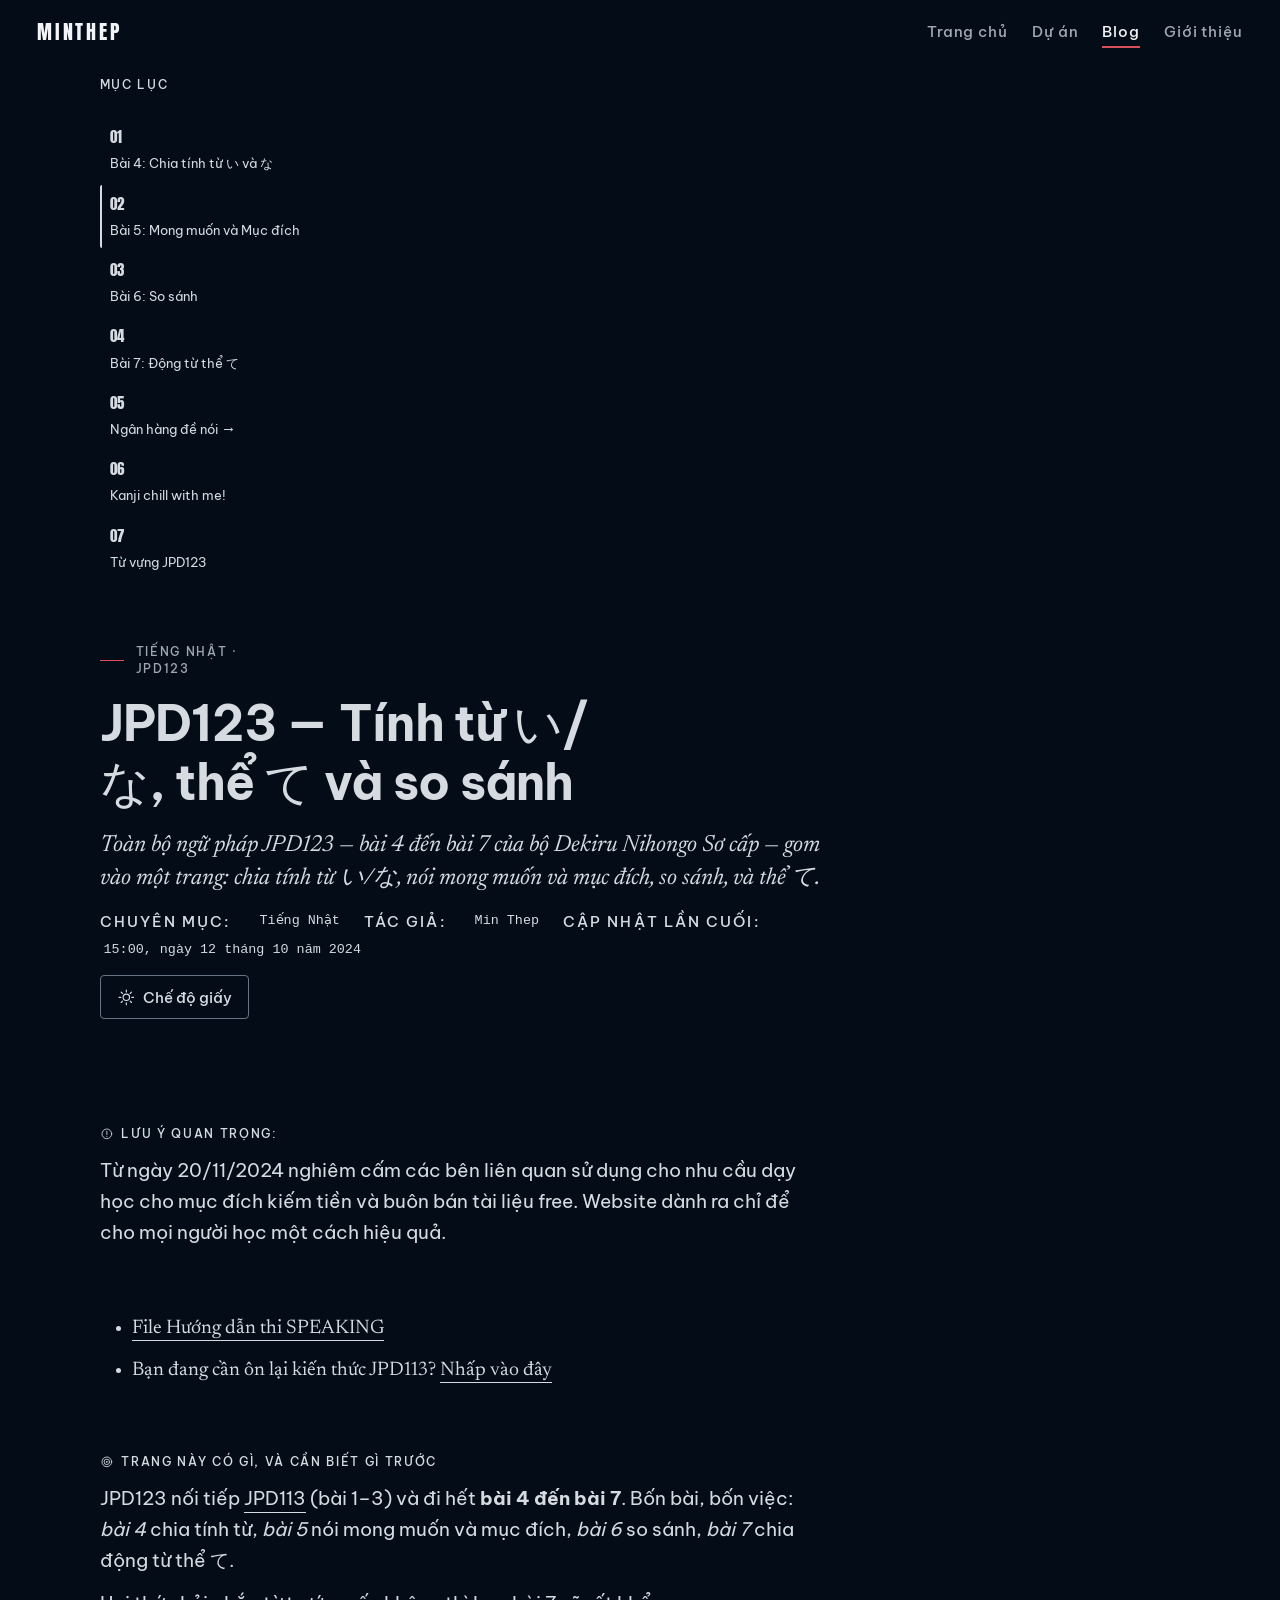
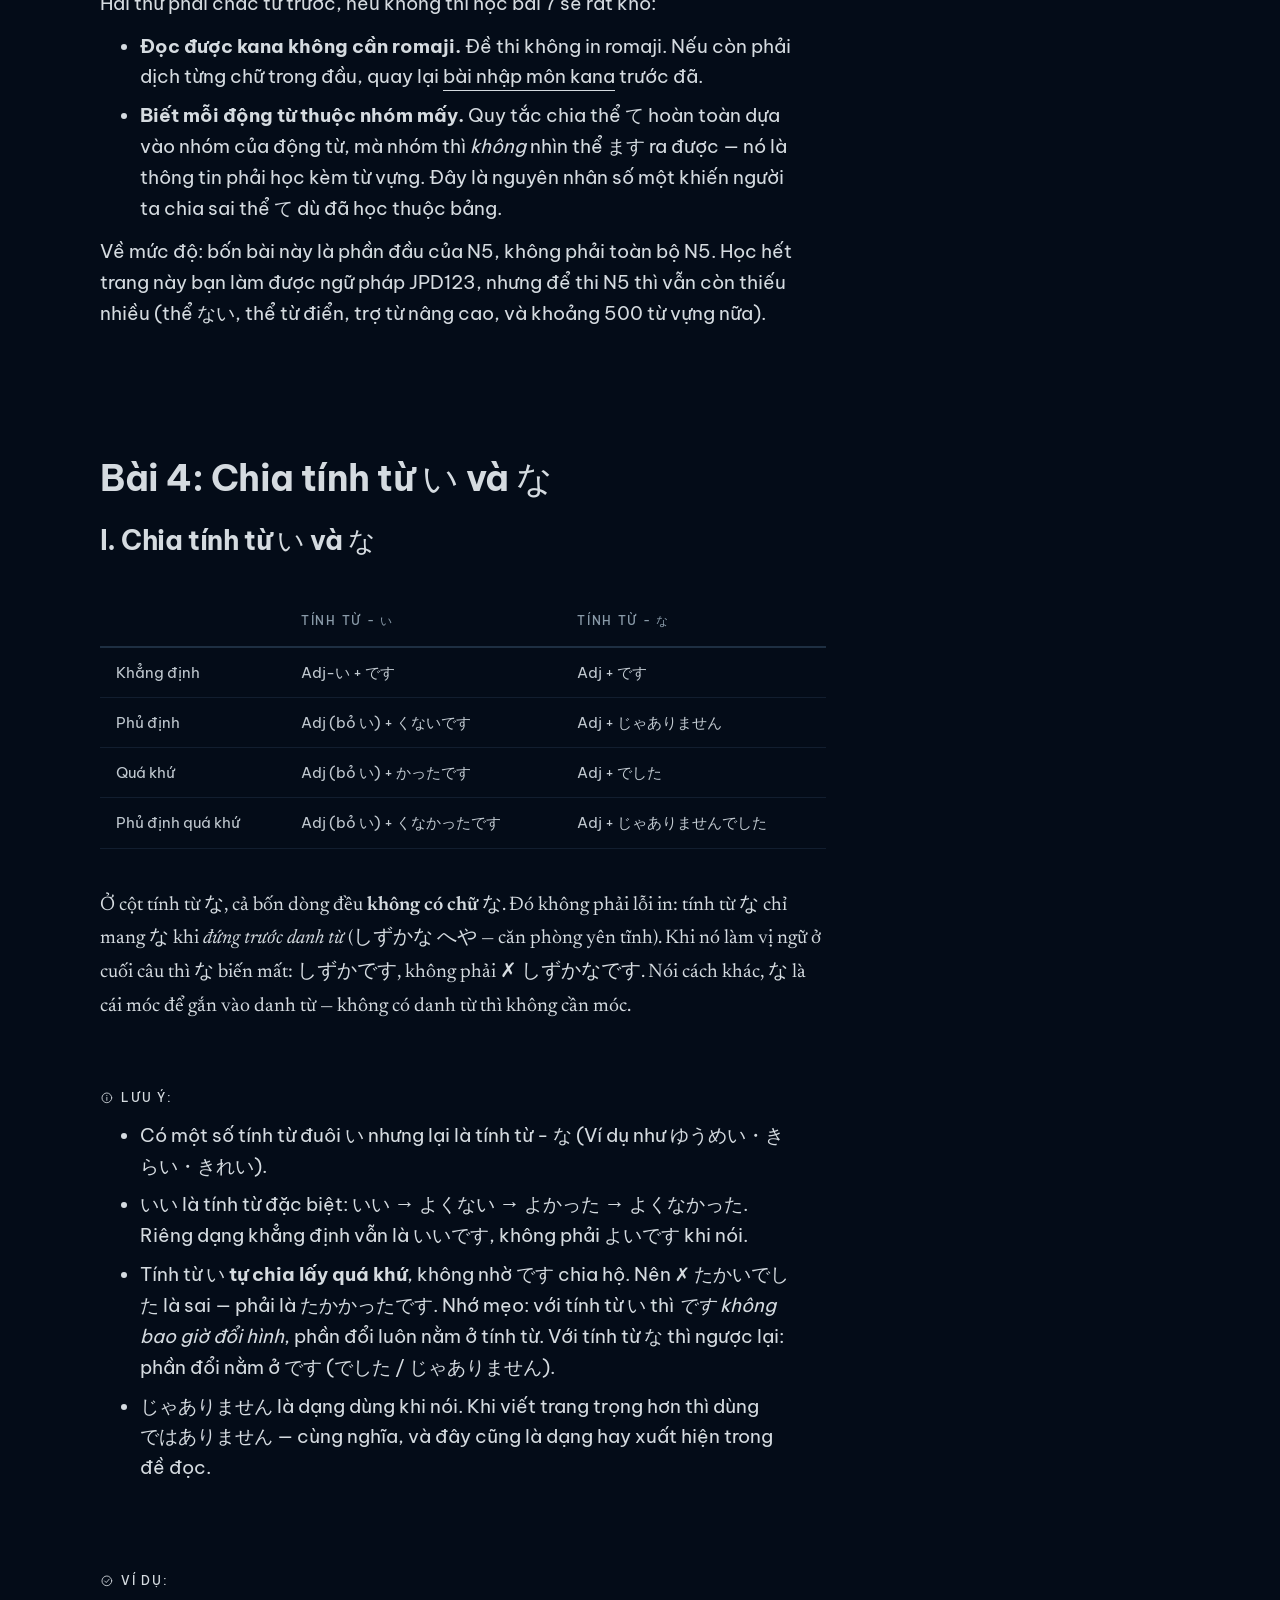
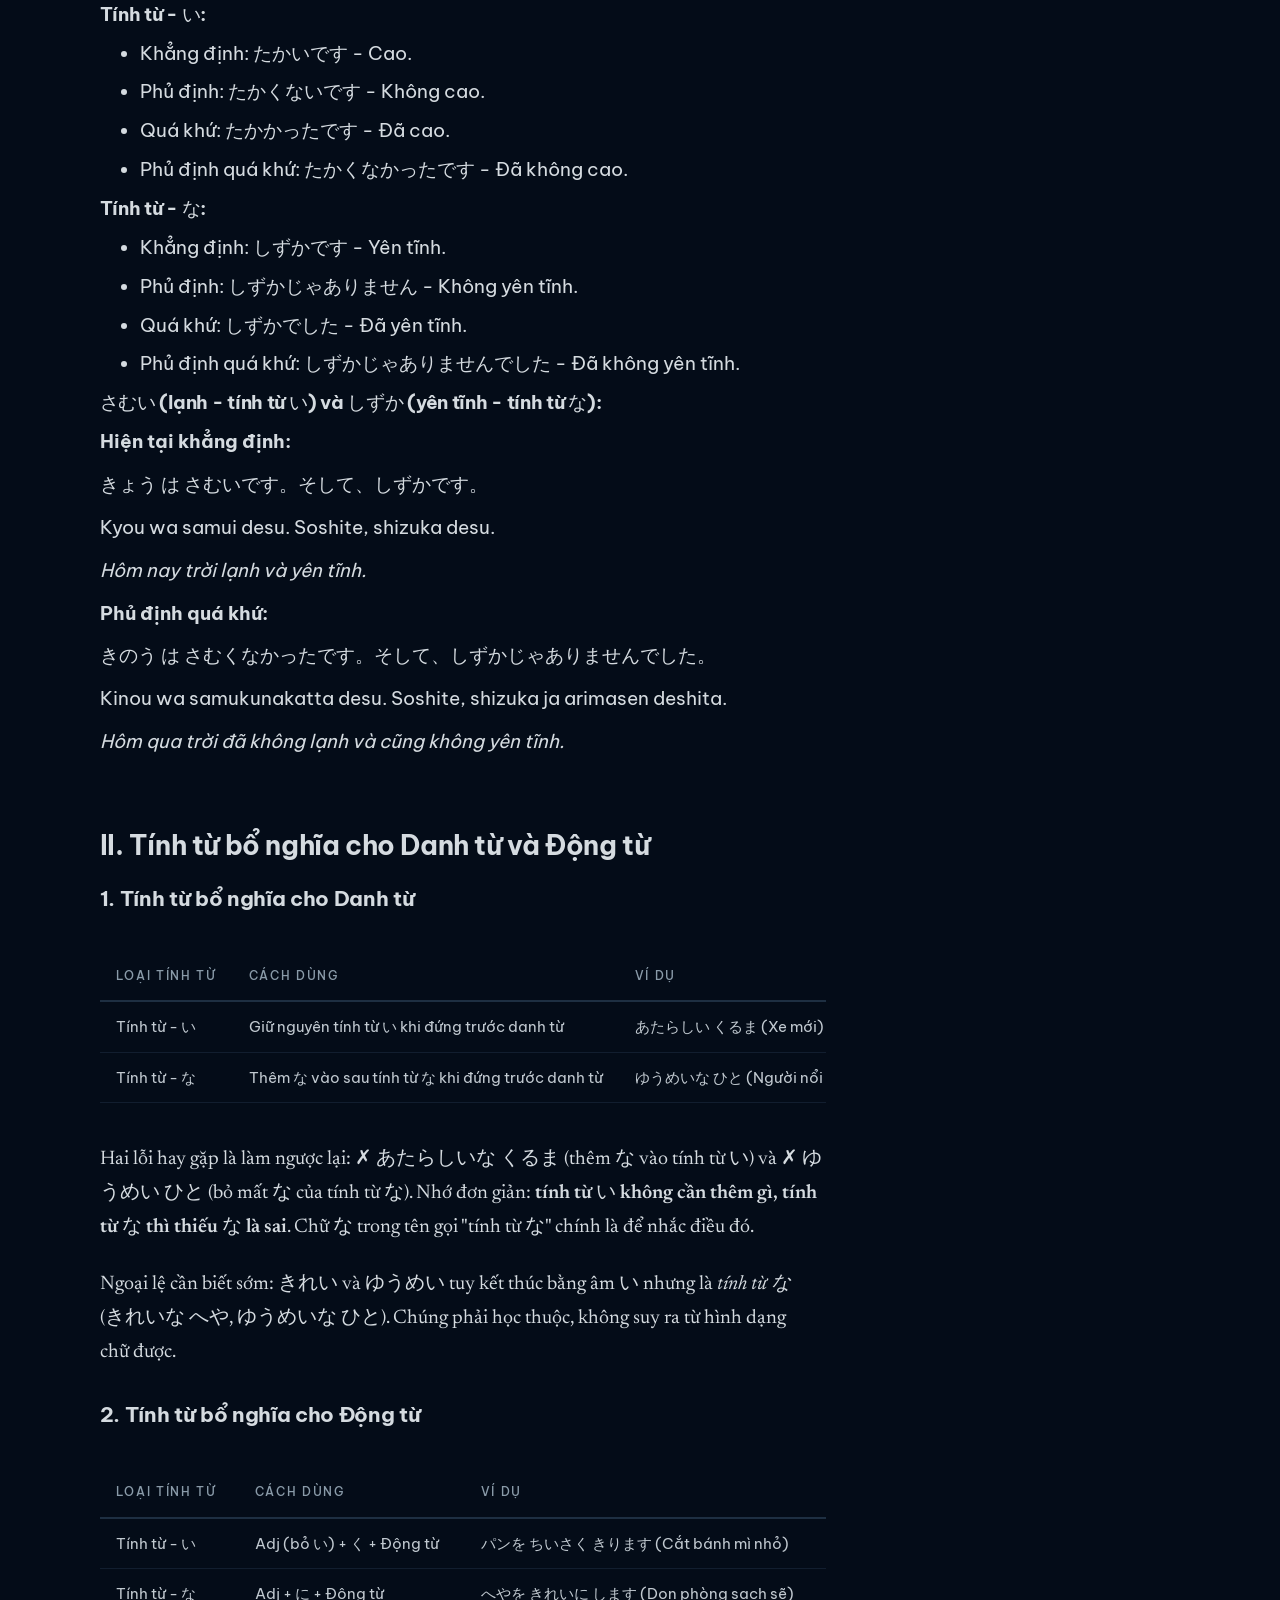
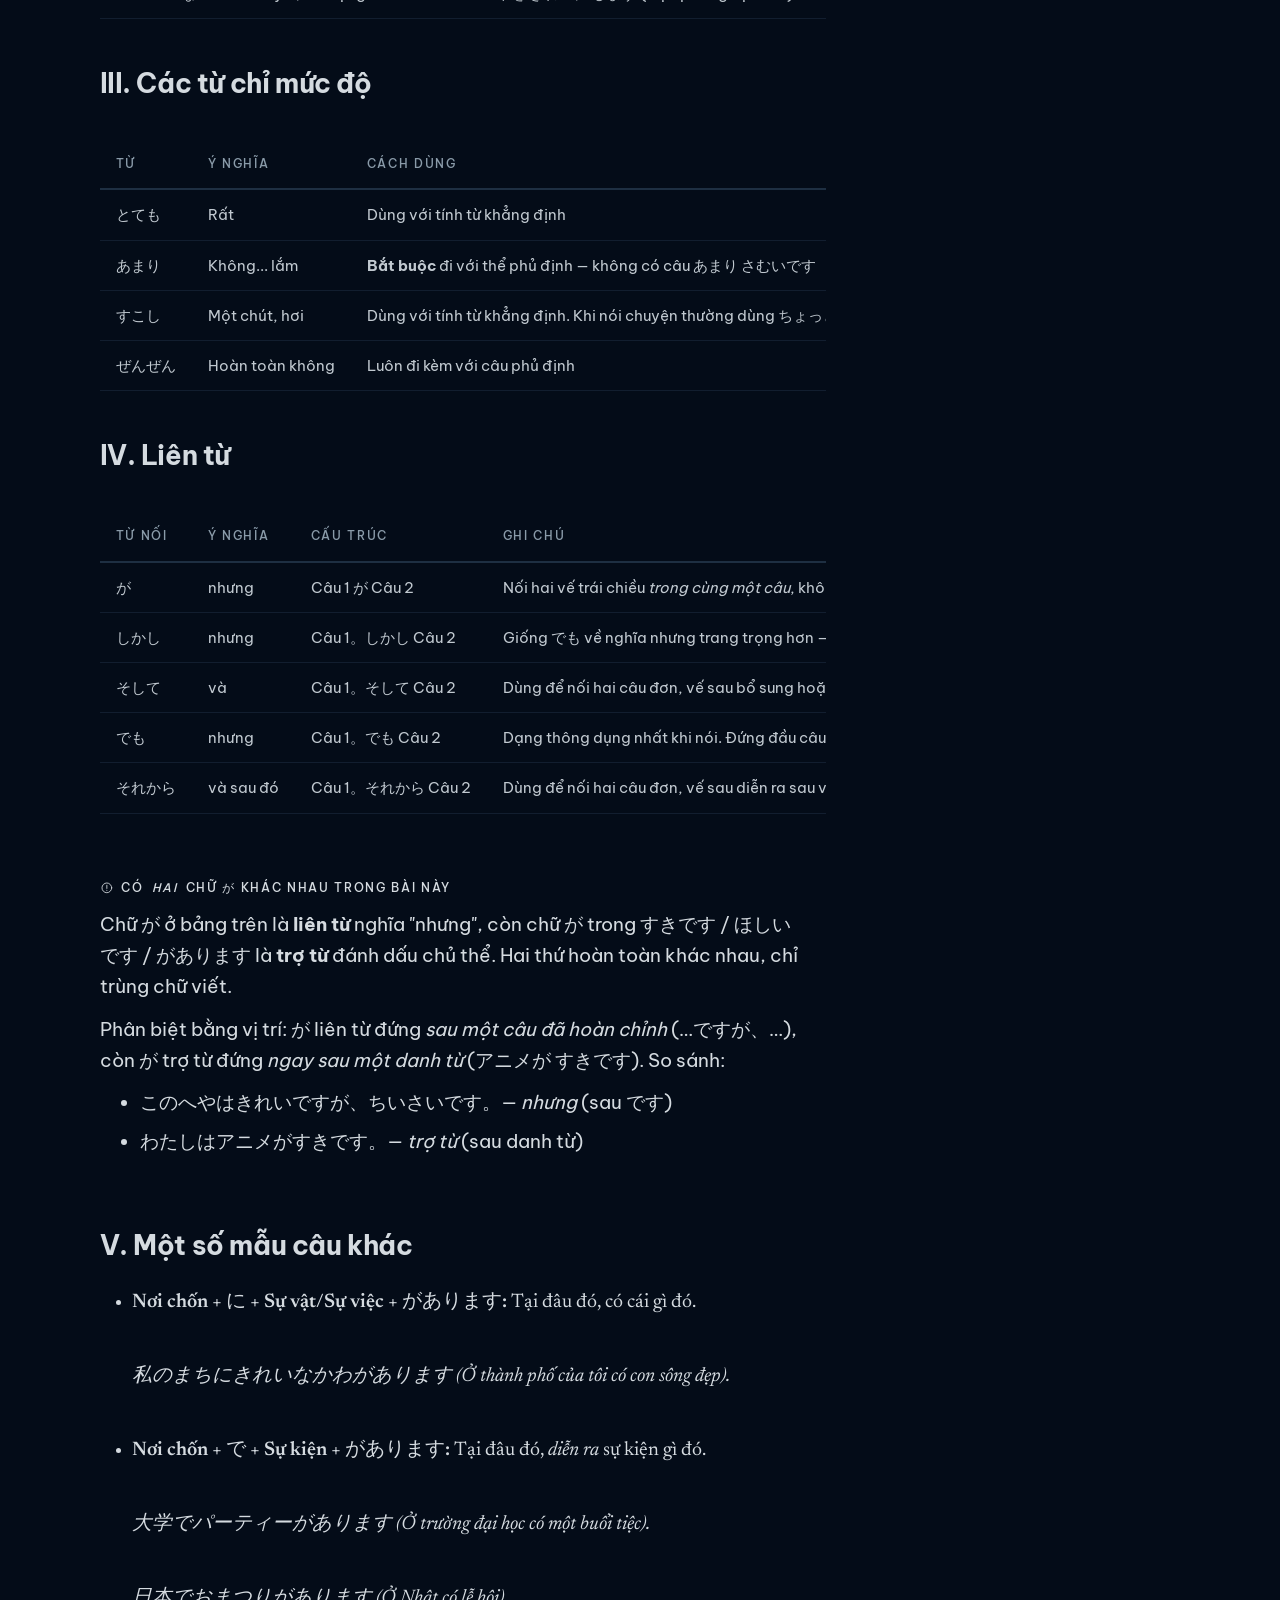
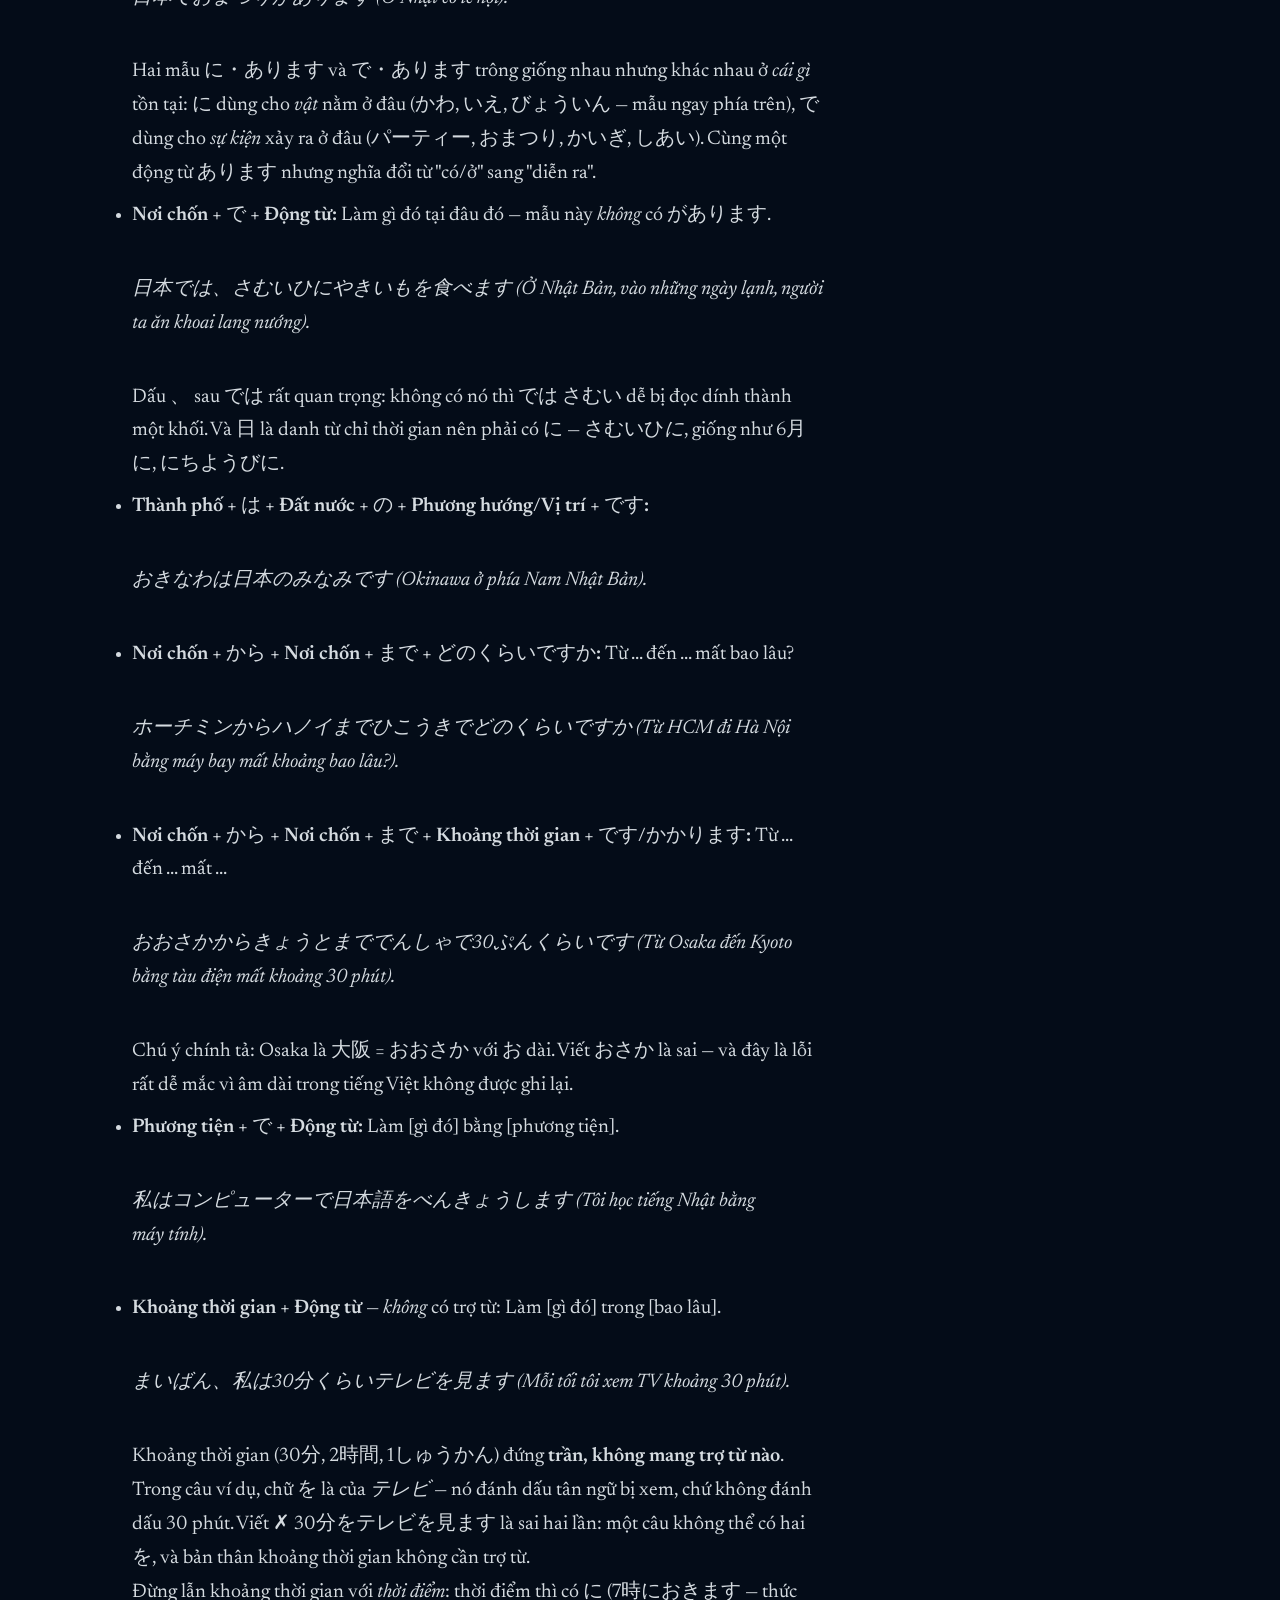
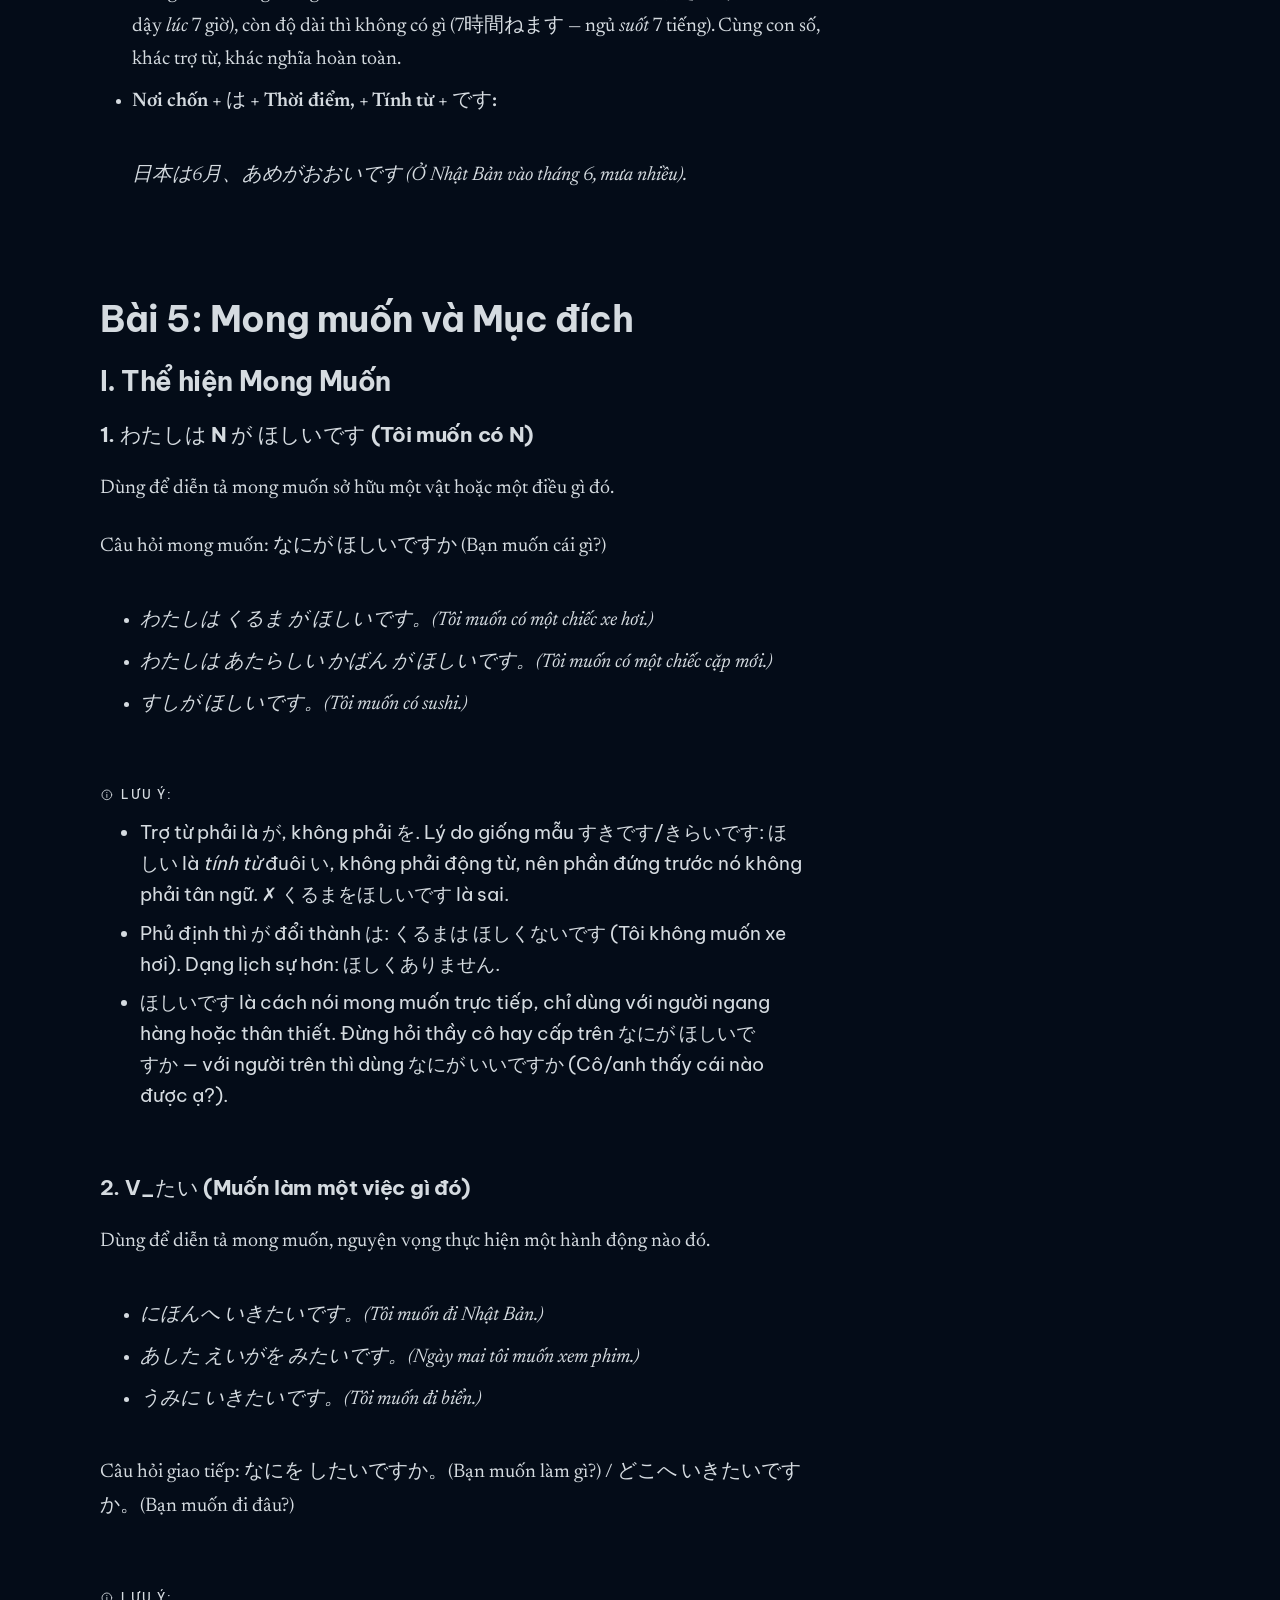
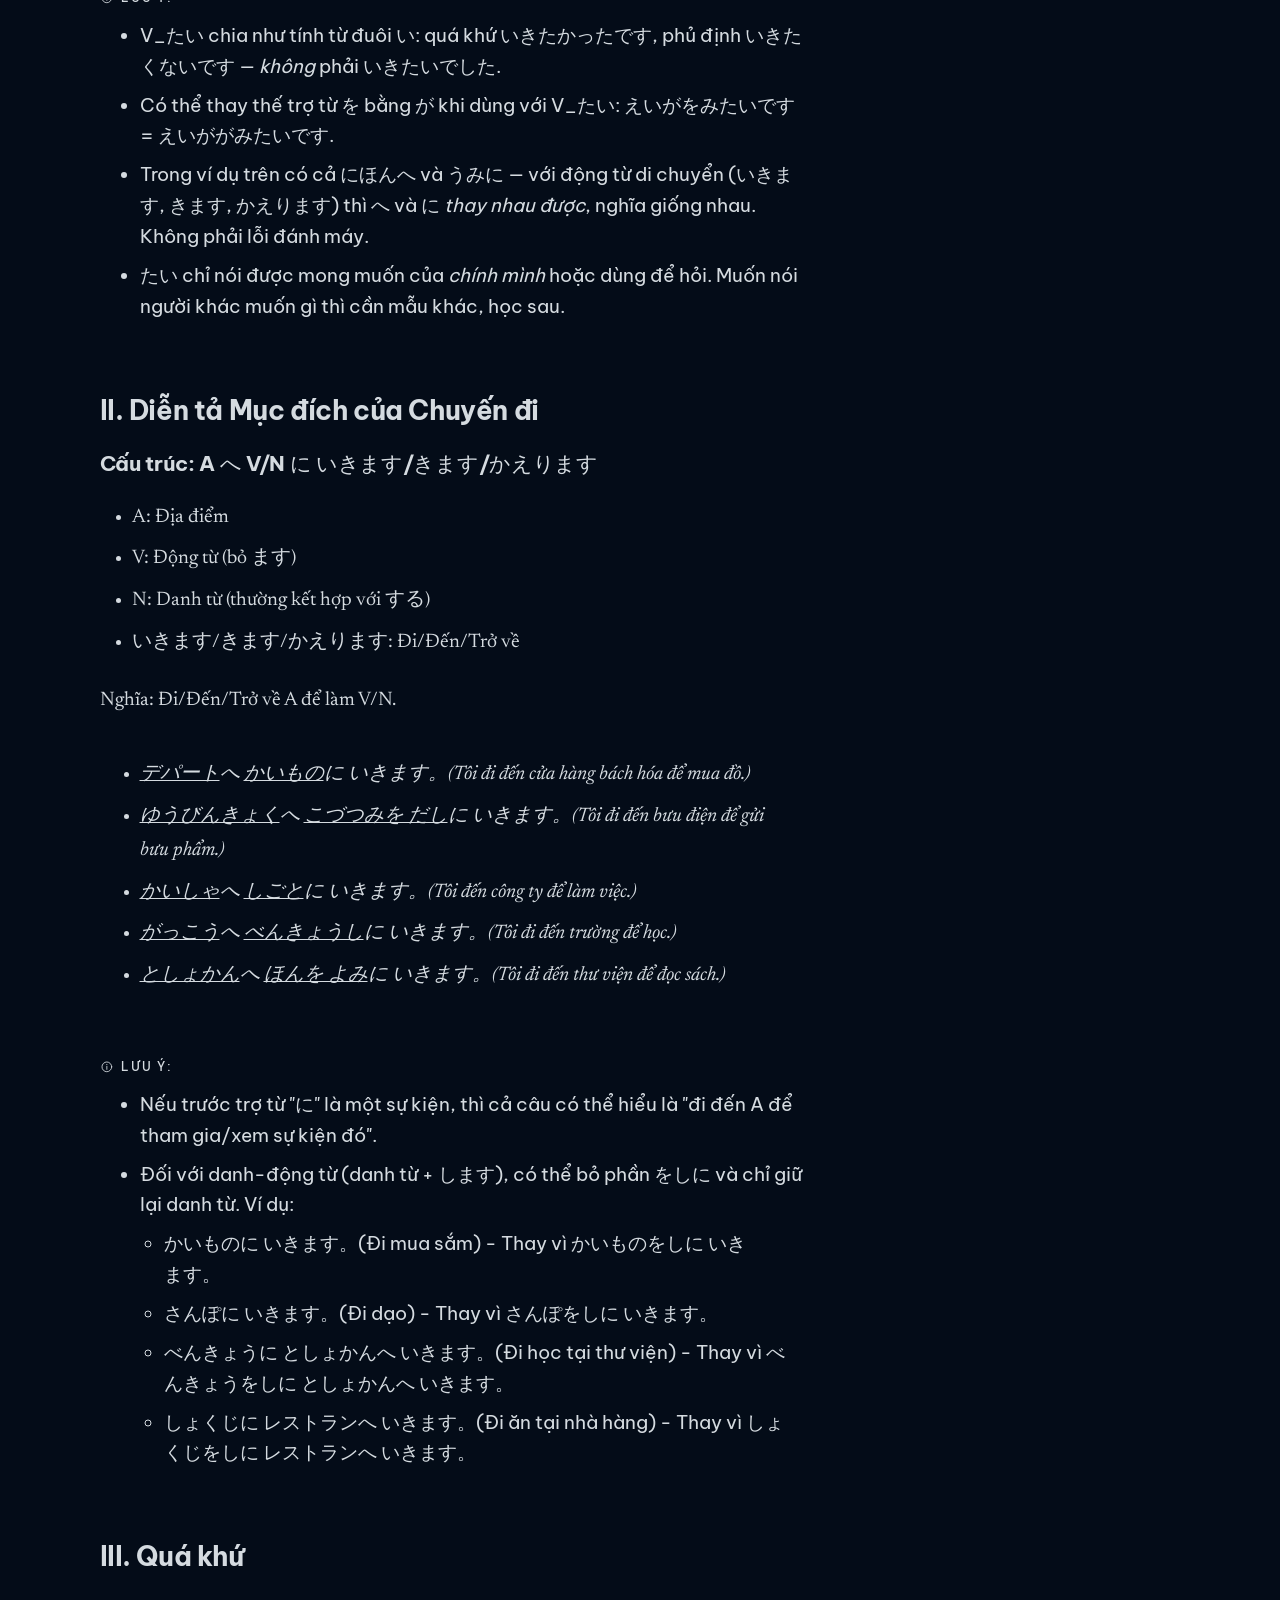
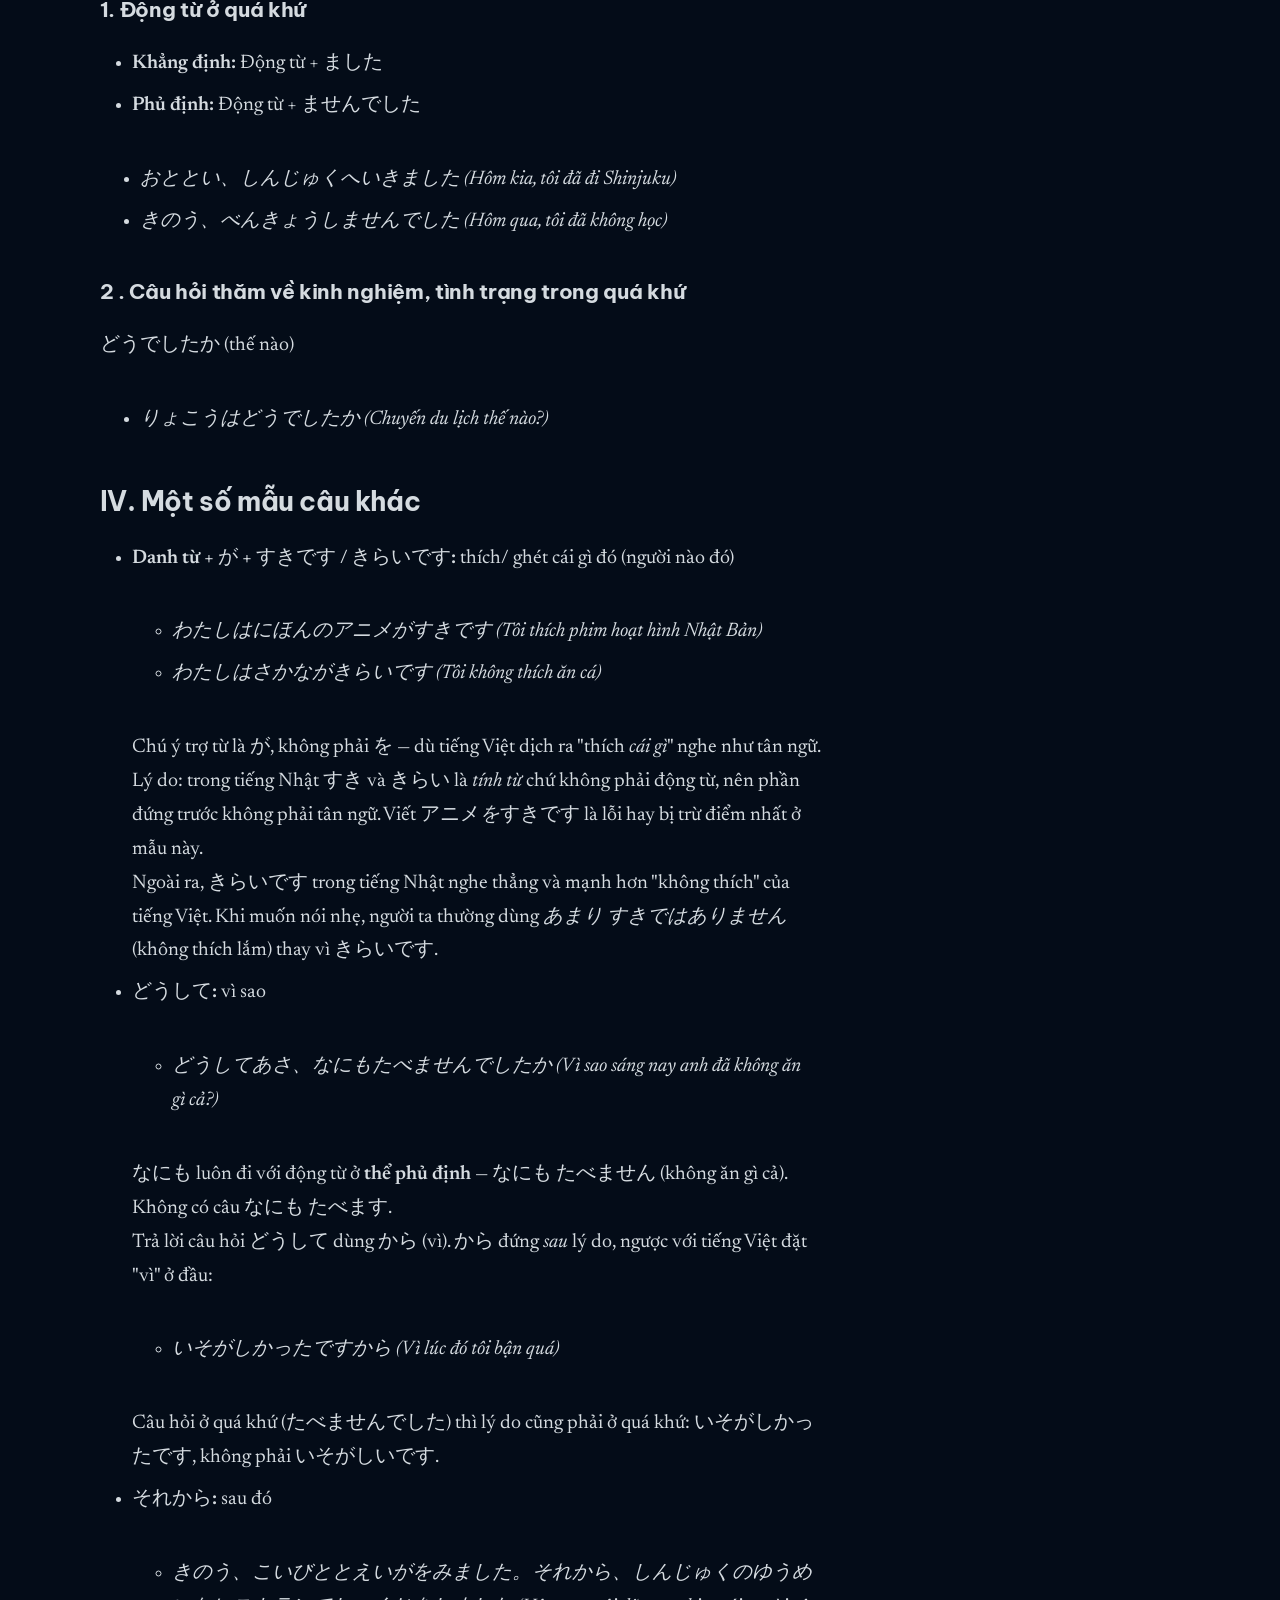
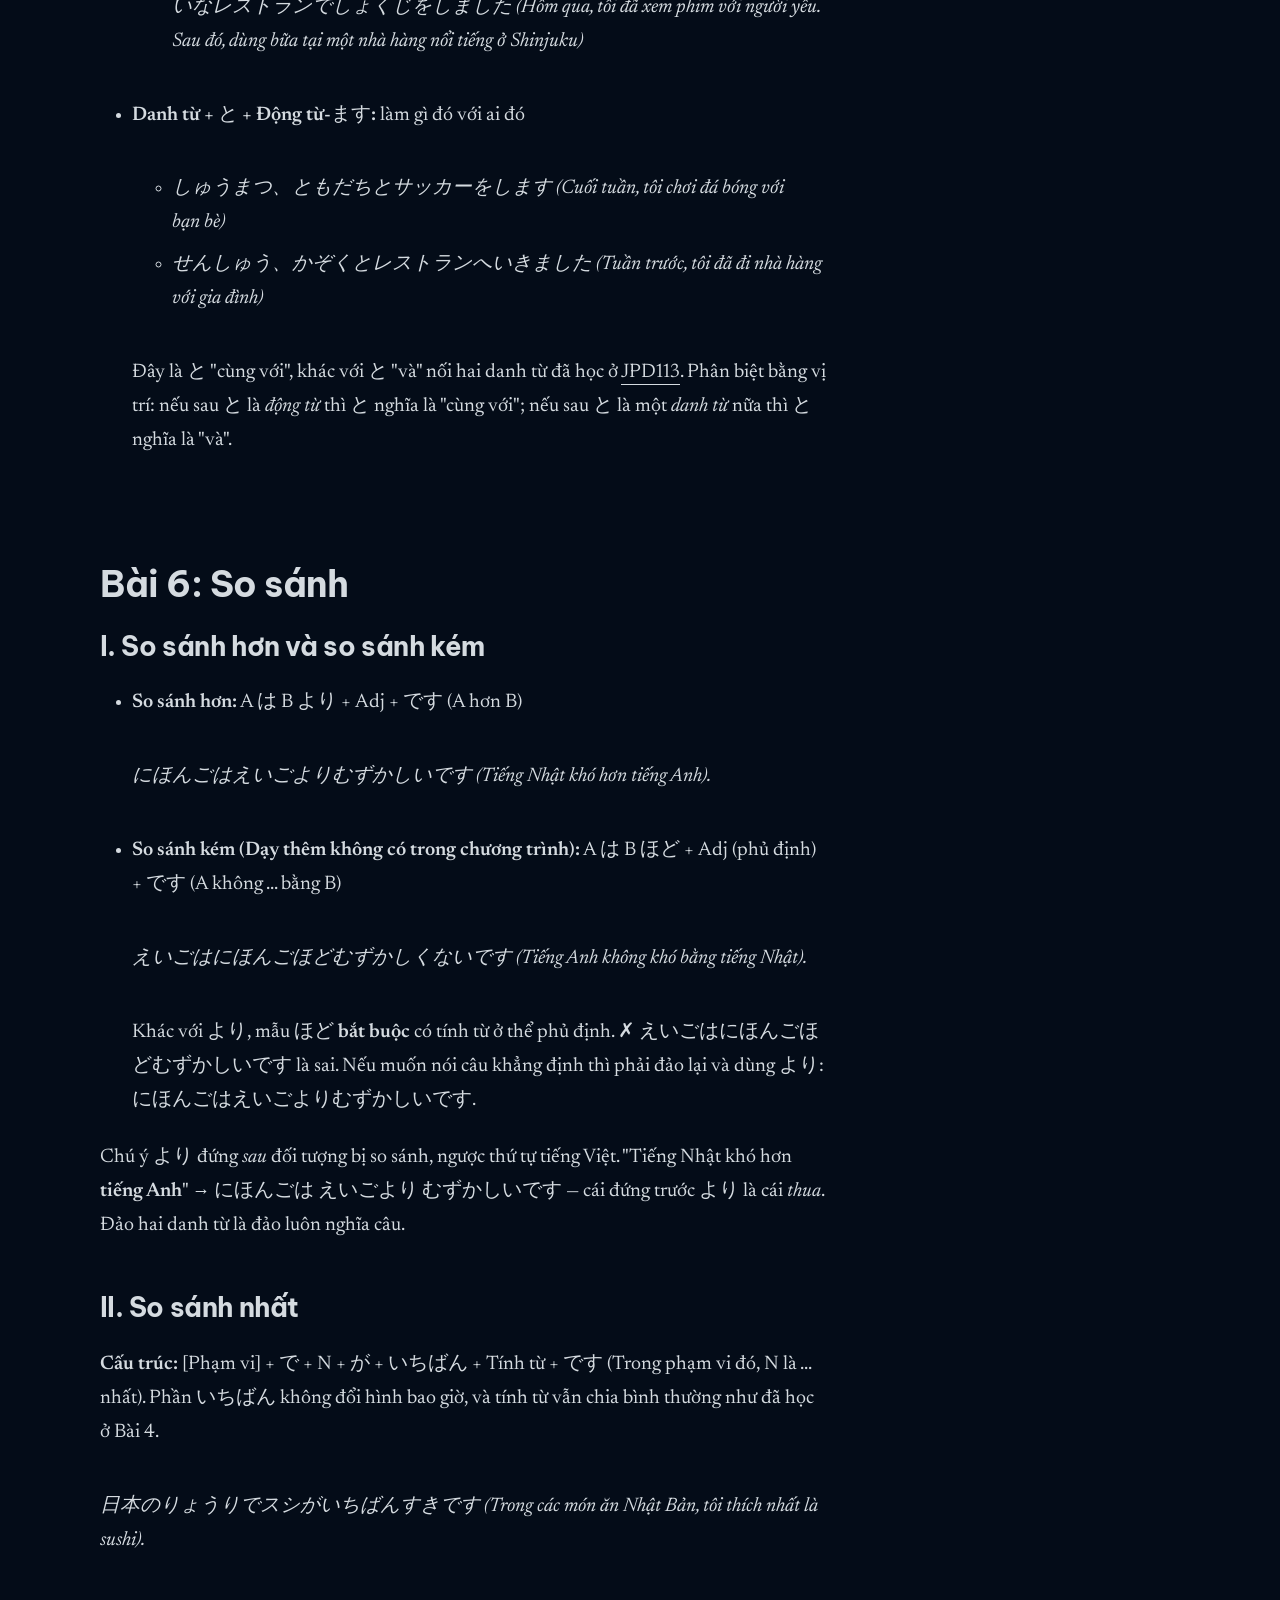
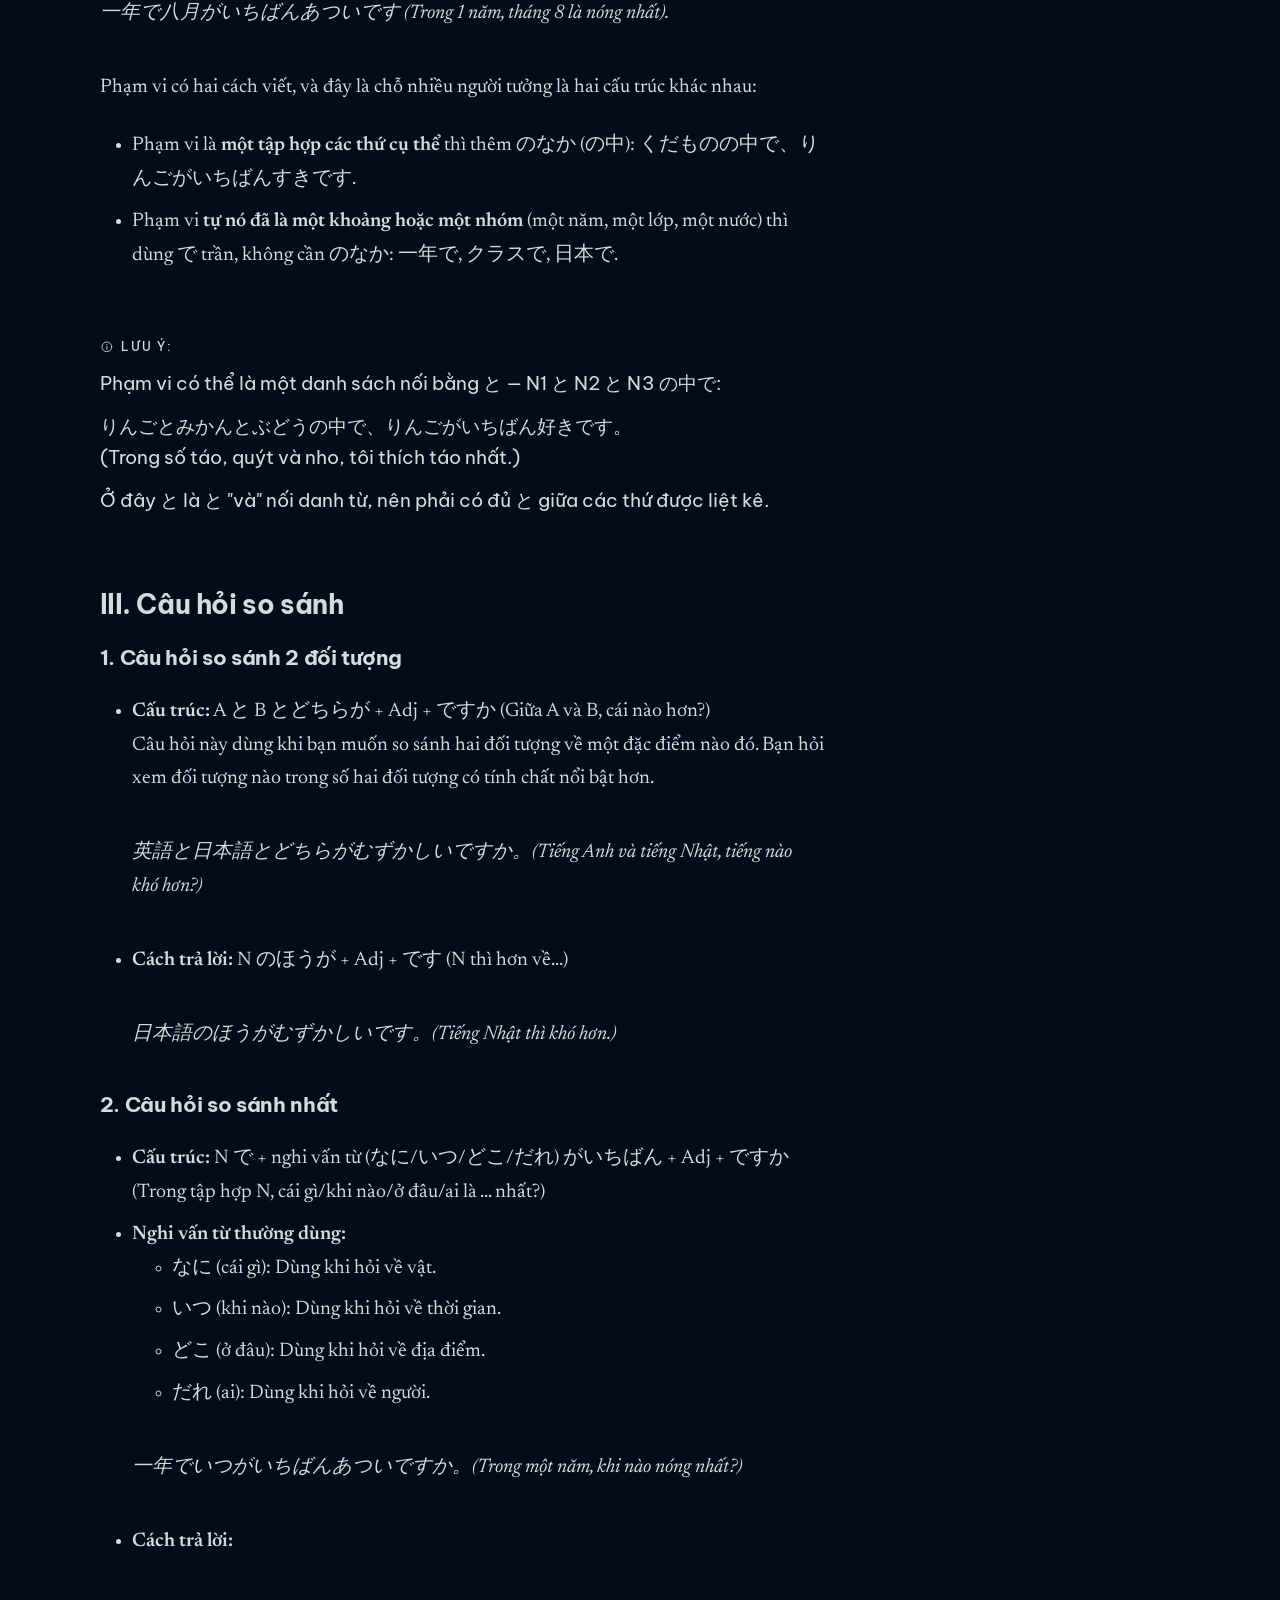
<file: tai_lieu_JPD_MinThep/blog/textblog-2.html>
<!DOCTYPE html>
<html lang="vi" class="no-js">

<head>
  <meta charset="UTF-8">
  <meta name="viewport" content="width=device-width, initial-scale=1">

  <title>JPD123: Tính từ い/な, thể て và so sánh trong tiếng Nhật — Min Thep</title>
  <meta name="description" content="Tài liệu JPD123 đầy đủ: chia tính từ い và な, mẫu câu mong muốn và mục đích, so sánh, động từ thể て, Kanji và từ vựng. Tương đương 1/2 trình độ N5.">
  <meta name="author" content="Min Thep">
  <link rel="canonical" href="https://thepkz.github.io/minthep-portfolio/blog/textblog-2.html">

  <meta property="og:type" content="article">
  <meta property="og:site_name" content="Min Thep">
  <meta property="og:locale" content="vi_VN">
  <meta property="og:title" content="JPD123: Tính từ い/な, thể て và so sánh trong tiếng Nhật">
  <meta property="og:description" content="Tài liệu JPD123 đầy đủ: chia tính từ い và な, mẫu câu mong muốn và mục đích, so sánh, động từ thể て, Kanji và từ vựng. Tương đương 1/2 trình độ N5.">
  <meta property="og:url" content="https://thepkz.github.io/minthep-portfolio/blog/textblog-2.html">
  <meta property="og:image" content="https://thepkz.github.io/minthep-portfolio/img/profile.webp">
  <meta name="twitter:card" content="summary_large_image">
  <meta name="twitter:title" content="JPD123: Tính từ い/な, thể て và so sánh trong tiếng Nhật">
  <meta name="twitter:description" content="Tài liệu JPD123 đầy đủ: chia tính từ い và な, mẫu câu mong muốn và mục đích, so sánh, động từ thể て, Kanji và từ vựng. Tương đương 1/2 trình độ N5.">
  <meta name="twitter:image" content="https://thepkz.github.io/minthep-portfolio/img/profile.webp">

  <link rel="icon" href="../img/favicon.svg" type="image/svg+xml">
  <link rel="alternate icon" href="../img/favicon-32.ico" sizes="32x32">
  <link rel="apple-touch-icon" href="../img/logo.png">
  <meta name="theme-color" content="#040C18">

  <link rel="preload" href="../fonts/newsreader-vf-latin.woff2" as="font" type="font/woff2" crossorigin>
  <link rel="preload" href="../fonts/newsreader-vf-vietnamese.woff2" as="font" type="font/woff2" crossorigin>

  <link rel="stylesheet" href="../css/tokens.css">
  <link rel="stylesheet" href="../css/base.css">
  <link rel="stylesheet" href="../css/components.css">
  <link rel="stylesheet" href="../css/surface-b.css">

  <script>
    (function () {
      var d = document.documentElement;
      d.classList.remove('no-js');
      d.classList.add('js');
      try {
        var m = localStorage.getItem('minthep:reading');
        if (m === 'paper' || m === 'dark') d.setAttribute('data-reading', m);
      } catch (e) {}
    })();
  </script>

  <script type="application/ld+json">
  {
    "@context": "https://schema.org",
    "@type": "Article",
    "headline": "JPD123: Tính từ い/な, thể て và so sánh trong tiếng Nhật",
    "description": "Tài liệu JPD123 đầy đủ: chia tính từ い và な, mẫu câu mong muốn và mục đích, so sánh, động từ thể て, Kanji và từ vựng. Tương đương 1/2 trình độ N5.",
    "inLanguage": "vi",
    "datePublished": "2024-10-12",
    "dateModified": "2024-10-12",
    "author": { "@type": "Person", "name": "Min Thep" },
    "mainEntityOfPage": "https://thepkz.github.io/minthep-portfolio/blog/textblog-2.html",
    "image": "https://thepkz.github.io/minthep-portfolio/img/profile.webp"
  }
  </script>
</head>

<body>
  <a class="skip-link" href="#main">Bỏ qua tới nội dung chính</a>

  <header class="site-header" data-nav>
    <div data-nav-bar>
      <a class="wordmark" href="../index.html">MINTHEP</a>
      <nav aria-label="Điều hướng chính">
        <ul role="list">
          <li><a data-nav-link href="../index.html">Trang chủ</a></li>
          <li><a data-nav-link href="../index.html#projects">Dự án</a></li>
          <li><a data-nav-link href="myblog.html" aria-current="page">Blog</a></li>
          <li><a data-nav-link href="../index.html#about">Giới thiệu</a></li>
        </ul>
      </nav>
      <button type="button" data-nav-toggle aria-expanded="false" aria-controls="site-drawer" aria-label="Mở menu">
        <svg data-icon="menu" aria-hidden="true" focusable="false"><use href="../img/sprite.svg#menu"></use></svg>
        <svg data-icon="close" aria-hidden="true" focusable="false"><use href="../img/sprite.svg#close"></use></svg>
      </button>
    </div>
  </header>

  <div id="site-drawer" data-drawer tabindex="-1">
    <nav aria-label="Điều hướng di động">
      <ul role="list">
        <li><a href="../index.html">Trang chủ</a></li>
        <li><a href="../index.html#projects">Dự án</a></li>
        <li><a href="myblog.html">Blog</a></li>
        <li><a href="../index.html#about">Giới thiệu</a></li>
      </ul>
    </nav>
  </div>

  <div class="b-progress" data-progress aria-hidden="true">
    <span class="b-progress__bar"></span>
  </div>

  <main id="main" class="grid-b">
    <aside class="b-toc" id="table-of-contents" data-toc aria-labelledby="b-toc-title">
      <p class="b-toc__title" id="b-toc-title">Mục lục</p>
      <nav aria-label="Mục lục bài viết">
        <ol class="b-toc__list" role="list">
          <li><a href="#bai4" data-toc-link>
            <span class="b-toc__num" aria-hidden="true">01</span>
            <span class="b-toc__label">Bài 4: Chia tính từ い và な</span></a></li>
          <li><a href="#bai5" data-toc-link>
            <span class="b-toc__num" aria-hidden="true">02</span>
            <span class="b-toc__label">Bài 5: Mong muốn và Mục đích</span></a></li>
          <li><a href="#bai6" data-toc-link>
            <span class="b-toc__num" aria-hidden="true">03</span>
            <span class="b-toc__label">Bài 6: So sánh</span></a></li>
          <li><a href="#bai7" data-toc-link>
            <span class="b-toc__num" aria-hidden="true">04</span>
            <span class="b-toc__label">Bài 7: Động từ thể て</span></a></li>
          <li><a href="Speaking.html" data-toc-link>
            <span class="b-toc__num" aria-hidden="true">05</span>
            <span class="b-toc__label">Ngân hàng đề nói →</span></a></li>
          <li><a href="#kanji" data-toc-link>
            <span class="b-toc__num" aria-hidden="true">06</span>
            <span class="b-toc__label">Kanji chill with me!</span></a></li>
          <li><a href="#tuVung" data-toc-link>
            <span class="b-toc__num" aria-hidden="true">07</span>
            <span class="b-toc__label">Từ vựng JPD123</span></a></li>
        </ol>
      </nav>
    </aside>

    <article class="b-article">
      <header class="b-head" id="intro">
        <p data-eyebrow>Tiếng Nhật · JPD123</p>
        <h1>JPD123 — Tính từ い/な, thể て và so sánh</h1>
        <p class="b-lead">Toàn bộ ngữ pháp JPD123 — bài 4 đến bài 7 của bộ Dekiru Nihongo Sơ cấp — gom vào một trang: chia tính từ い/な, nói mong muốn và mục đích, so sánh, và thể て.</p>
        <dl class="b-meta">
          <dt>Chuyên mục</dt><dd>Tiếng Nhật</dd>
          <dt>Tác giả</dt><dd>Min Thep</dd>
          <dt>Cập nhật lần cuối</dt><dd><time datetime="2024-10-12T15:00">15:00, ngày 12 tháng 10 năm 2024</time></dd>
        </dl>
        <button type="button" class="b-modetoggle js-only" data-reading-toggle aria-pressed="false">
          <svg data-icon="sun" aria-hidden="true" focusable="false"><use href="../img/sprite.svg#sun"></use></svg>
          <span class="b-modetoggle__on">Chế độ giấy</span>
          <span class="b-modetoggle__off">Chế độ tối</span>
        </button>
      </header>

      <aside class="b-callout" data-callout="warn">
        <p class="b-callout__label">
          <svg data-icon="alert-circle" aria-hidden="true" focusable="false"><use href="../img/sprite.svg#alert-circle"></use></svg>
          Lưu ý quan trọng:
        </p>
        <p>Từ ngày 20/11/2024 nghiêm cấm các bên liên quan sử dụng cho nhu cầu dạy học cho mục đích
          kiếm tiền và buôn bán tài liệu free. Website dành ra chỉ để cho mọi người học một cách hiệu quả.</p>
      </aside>

      <ul>
        <li><a href="../downloadfile/JDP123SPK.pdf" download>File Hướng dẫn thi SPEAKING</a></li>
        <li>Bạn đang cần ôn lại kiến thức JPD113? <a href="textblog-1.html">Nhấp vào đây</a></li>
      </ul>

      <aside class="b-callout" data-callout="key">
        <p class="b-callout__label"><svg aria-hidden="true" focusable="false" data-icon="target"><use href="../img/sprite.svg#target"></use></svg>
          Trang này có gì, và cần biết gì trước
        </p>
        <p>JPD123 nối tiếp <a href="textblog-1.html">JPD113</a> (bài 1–3) và đi hết
          <strong>bài 4 đến bài 7</strong>. Bốn bài, bốn việc: <em>bài 4</em> chia tính từ,
          <em>bài 5</em> nói mong muốn và mục đích, <em>bài 6</em> so sánh,
          <em>bài 7</em> chia động từ thể て.</p>
        <p>Hai thứ phải chắc từ trước, nếu không thì học bài 7 sẽ rất khổ:</p>
        <ul>
          <li><strong>Đọc được kana không cần romaji.</strong> Đề thi không in romaji.
            Nếu còn phải dịch từng chữ trong đầu, quay lại
            <a href="textblog-0.html">bài nhập môn kana</a> trước đã.</li>
          <li><strong>Biết mỗi động từ thuộc nhóm mấy.</strong> Quy tắc chia thể て hoàn toàn
            dựa vào nhóm của động từ, mà nhóm thì <em>không</em> nhìn thể ます ra được — nó là
            thông tin phải học kèm từ vựng. Đây là nguyên nhân số một khiến người ta chia sai
            thể て dù đã học thuộc bảng.</li>
        </ul>
        <p>Về mức độ: bốn bài này là phần đầu của N5, không phải toàn bộ N5. Học hết trang này
          bạn làm được ngữ pháp JPD123, nhưng để thi N5 thì vẫn còn thiếu nhiều
          (thể ない, thể từ điển, trợ từ nâng cao, và khoảng 500 từ vựng nữa).</p>
      </aside>

      <h2 id="bai4">Bài 4: Chia tính từ い và な</h2>

      <h3>I. Chia tính từ い và な</h3>
      <div role="region" tabindex="0" aria-label="Bảng chia tính từ đuôi い và đuôi な" data-table>
        <table>
          <thead>
            <tr>
              <th scope="col"><span class="visually-hidden">Dạng</span></th>
              <th scope="col">Tính từ - い</th>
              <th scope="col">Tính từ - な</th>
            </tr>
          </thead>
          <tbody>
            <tr>
              <td>Khẳng định</td>
              <td>Adj-い + です</td>
              <td>Adj + です</td>
            </tr>
            <tr>
              <td>Phủ định</td>
              <td>Adj (bỏ い) + くないです</td>
              <td>Adj + じゃありません</td>
            </tr>
            <tr>
              <td>Quá khứ</td>
              <td>Adj (bỏ い) + かったです</td>
              <td>Adj + でした</td>
            </tr>
            <tr>
              <td>Phủ định quá khứ</td>
              <td>Adj (bỏ い) + くなかったです</td>
              <td>Adj + じゃありませんでした</td>
            </tr>
          </tbody>
        </table>
      </div>
      <p>Ở cột tính từ な, cả bốn dòng đều <strong>không có chữ な</strong>. Đó không phải lỗi in:
        tính từ な chỉ mang な khi <em>đứng trước danh từ</em> (しずかな へや — căn phòng yên tĩnh).
        Khi nó làm vị ngữ ở cuối câu thì な biến mất: しずかです, không phải ✗ しずかなです.
        Nói cách khác, な là cái móc để gắn vào danh từ — không có danh từ thì không cần móc.</p>
      <aside class="b-callout" data-callout="note">
        <p class="b-callout__label"><svg aria-hidden="true" focusable="false" data-icon="info-circle"><use href="../img/sprite.svg#info-circle"></use></svg>
          Lưu ý:</p>
        <ul>
          <li>Có một số tính từ đuôi い nhưng lại là tính từ - な (Ví dụ như ゆうめい・きらい・きれい).</li>
          <li>いい là tính từ đặc biệt: いい → よくない → よかった → よくなかった.
            Riêng dạng khẳng định vẫn là いいです, không phải よいです khi nói.</li>
          <li>Tính từ い <strong>tự chia lấy quá khứ</strong>, không nhờ です chia hộ.
            Nên ✗ たかいでした là sai — phải là たかかったです. Nhớ mẹo: với tính từ い thì
            <em>です không bao giờ đổi hình</em>, phần đổi luôn nằm ở tính từ.
            Với tính từ な thì ngược lại: phần đổi nằm ở です (でした / じゃありません).</li>
          <li>じゃありません là dạng dùng khi nói. Khi viết trang trọng hơn thì dùng
            ではありません — cùng nghĩa, và đây cũng là dạng hay xuất hiện trong đề đọc.</li>
        </ul>
      </aside>

      <aside class="b-callout" data-callout="tip">
        <p class="b-callout__label"><svg aria-hidden="true" focusable="false" data-icon="check-circle"><use href="../img/sprite.svg#check-circle"></use></svg>
          Ví dụ:</p>


        <h4>Tính từ - い:</h4>
        <ul>
          <li>Khẳng định: たかいです - Cao.</li>
          <li>Phủ định: たかくないです - Không cao.</li>
          <li>Quá khứ: たかかったです - Đã cao.</li>
          <li>Phủ định quá khứ: たかくなかったです - Đã không cao.</li>
        </ul>


        <h4>Tính từ - な:</h4>
        <ul>
          <li>Khẳng định: しずかです - Yên tĩnh.</li>
          <li>Phủ định: しずかじゃありません - Không yên tĩnh.</li>
          <li>Quá khứ: しずかでした - Đã yên tĩnh.</li>
          <li>Phủ định quá khứ: しずかじゃありませんでした - Đã không yên tĩnh.</li>
        </ul>



        <h4><strong>さむい (lạnh - tính từ い) và しずか (yên tĩnh - tính từ な):</strong></h4>
        <p><strong>Hiện tại khẳng định:</strong></p>
        <p>きょう は さむいです。そして、しずかです。</p>
        <p>Kyou wa samui desu. Soshite, shizuka desu.</p>
        <p><em>Hôm nay trời lạnh và yên tĩnh.</em></p>
        <p><strong>Phủ định quá khứ:</strong></p>
        <p>きのう は さむくなかったです。そして、しずかじゃありませんでした。</p>
        <p>Kinou wa samukunakatta desu. Soshite, shizuka ja arimasen deshita.</p>
        <p><em>Hôm qua trời đã không lạnh và cũng không yên tĩnh.</em></p>

      </aside>



      <h3>II. Tính từ bổ nghĩa cho Danh từ và Động từ</h3>

      <h4>1. Tính từ bổ nghĩa cho Danh từ</h4>
      <div role="region" tabindex="0" aria-label="Tính từ bổ nghĩa cho danh từ" data-table>
        <table>
          <thead>
            <tr>
              <th scope="col">Loại tính từ</th>
              <th scope="col">Cách dùng</th>
              <th scope="col">Ví dụ</th>
            </tr>
          </thead>
          <tbody>
            <tr>
              <td>Tính từ - い</td>
              <td>Giữ nguyên tính từ い khi đứng trước danh từ</td>
              <td>あたらしい くるま (Xe mới)</td>
            </tr>
            <tr>
              <td>Tính từ - な</td>
              <td>Thêm な vào sau tính từ な khi đứng trước danh từ</td>
              <td>ゆうめいな ひと (Người nổi tiếng)</td>
            </tr>
          </tbody>
        </table>
      </div>
      <p>Hai lỗi hay gặp là làm ngược lại: ✗ あたらし<strong>いな</strong> くるま (thêm な vào tính từ い)
        và ✗ ゆうめい ひと (bỏ mất な của tính từ な). Nhớ đơn giản: <strong>tính từ い không cần thêm gì,
        tính từ な thì thiếu な là sai</strong>. Chữ な trong tên gọi "tính từ な" chính là để nhắc điều đó.</p>
      <p>Ngoại lệ cần biết sớm: きれい và ゆうめい tuy kết thúc bằng âm い nhưng là <em>tính từ な</em>
        (きれいな へや, ゆうめいな ひと). Chúng phải học thuộc, không suy ra từ hình dạng chữ được.</p>


      <h4>2. Tính từ bổ nghĩa cho Động từ</h4>
      <div role="region" tabindex="0" aria-label="Tính từ bổ nghĩa cho động từ" data-table>
        <table>
          <thead>
            <tr>
              <th scope="col">Loại tính từ</th>
              <th scope="col">Cách dùng</th>
              <th scope="col">Ví dụ</th>
            </tr>
          </thead>
          <tbody>
            <tr>
              <td>Tính từ - い</td>
              <td>Adj (bỏ い) + く + Động từ</td>
              <td>パンを ちいさく きります (Cắt bánh mì nhỏ)</td>
            </tr>
            <tr>
              <td>Tính từ - な</td>
              <td>Adj + に + Động từ</td>
              <td>へやを きれいに します (Dọn phòng sạch sẽ)</td>
            </tr>
          </tbody>
        </table>
      </div>




      <h3>III. Các từ chỉ mức độ</h3>
      <div role="region" tabindex="0" aria-label="Các từ chỉ mức độ" data-table>
        <table>
          <thead>
            <tr>
              <th scope="col">Từ</th>
              <th scope="col">Ý nghĩa</th>
              <th scope="col">Cách dùng</th>
              <th scope="col">Ví dụ</th>
            </tr>
          </thead>
          <tbody>
            <tr>
              <td>とても</td>
              <td>Rất</td>
              <td>Dùng với tính từ khẳng định</td>
              <td>とても あついです。(Trời rất nóng)</td>
            </tr>
            <tr>
              <td>あまり</td>
              <td>Không... lắm</td>
              <td><strong>Bắt buộc</strong> đi với thể phủ định — không có câu あまり さむいです</td>
              <td>あまり さむくないです。(Trời không lạnh lắm)</td>
            </tr>
            <tr>
              <td>すこし</td>
              <td>Một chút, hơi</td>
              <td>Dùng với tính từ khẳng định. Khi nói chuyện thường dùng ちょっと thay cho すこし</td>
              <td>すこし たかいです。(Hơi đắt)</td>
            </tr>
            <tr>
              <td>ぜんぜん</td>
              <td>Hoàn toàn không</td>
              <td>Luôn đi kèm với câu phủ định</td>
              <td>ぜんぜん げんきじゃありません。(Hoàn toàn không khỏe)</td>
            </tr>
          </tbody>
        </table>
      </div>



      <h3>IV. Liên từ</h3>
      <div role="region" tabindex="0" aria-label="Các liên từ thường dùng" data-table>
        <table>
          <thead>
            <tr>
              <th scope="col">Từ nối</th>
              <th scope="col">Ý nghĩa</th>
              <th scope="col">Cấu trúc</th>
              <th scope="col">Ghi chú</th>
            </tr>
          </thead>
          <tbody>
            <tr>
              <td>が</td>
              <td>nhưng</td>
              <td>Câu 1 が Câu 2</td>
              <td>Nối hai vế trái chiều <em>trong cùng một câu</em>, không có dấu 。 ở giữa.</td>
            </tr>
            <tr>
              <td>しかし</td>
              <td>nhưng</td>
              <td>Câu 1。しかし Câu 2</td>
              <td>Giống でも về nghĩa nhưng trang trọng hơn — dùng khi viết, khi thuyết trình.</td>
            </tr>
            <tr>
              <td>そして</td>
              <td>và</td>
              <td>Câu 1。そして Câu 2</td>
              <td>Dùng để nối hai câu đơn, vế sau bổ sung hoặc tiếp nối ý nghĩa của vế trước.</td>
            </tr>
            <tr>
              <td>でも</td>
              <td>nhưng</td>
              <td>Câu 1。でも Câu 2</td>
              <td>Dạng thông dụng nhất khi nói. Đứng đầu câu sau, không đứng giữa câu.</td>
            </tr>
            <tr>
              <td>それから</td>
              <td>và sau đó</td>
              <td>Câu 1。それから Câu 2</td>
              <td>Dùng để nối hai câu đơn, vế sau diễn ra sau vế trước.</td>
            </tr>
          </tbody>
        </table>
      </div>

      <aside class="b-callout" data-callout="warn">
        <p class="b-callout__label"><svg aria-hidden="true" focusable="false" data-icon="alert-circle"><use href="../img/sprite.svg#alert-circle"></use></svg>
          Có <em>hai</em> chữ が khác nhau trong bài này
        </p>
        <p>Chữ が ở bảng trên là <strong>liên từ</strong> nghĩa "nhưng", còn chữ が trong
          すきです / ほしいです / があります là <strong>trợ từ</strong> đánh dấu chủ thể. Hai thứ hoàn toàn
          khác nhau, chỉ trùng chữ viết.</p>
        <p>Phân biệt bằng vị trí: が liên từ đứng <em>sau một câu đã hoàn chỉnh</em>
          (…です<strong>が</strong>、…), còn が trợ từ đứng <em>ngay sau một danh từ</em>
          (アニメ<strong>が</strong> すきです). So sánh:</p>
        <ul>
          <li>このへやはきれいです<strong>が</strong>、ちいさいです。— <em>nhưng</em> (sau です)</li>
          <li>わたしはアニメ<strong>が</strong>すきです。— <em>trợ từ</em> (sau danh từ)</li>
        </ul>
      </aside>



      <h3>V. Một số mẫu câu khác</h3>
      <ul>
        <li>
          <strong>Nơi chốn + に + Sự vật/Sự việc + があります:</strong> Tại đâu đó, có cái gì đó.
          <blockquote>私のまちにきれいなかわがあります (Ở thành phố của tôi có con sông đẹp).</blockquote>
        </li>
        <li>
          <strong>Nơi chốn + で + Sự kiện + があります:</strong> Tại đâu đó, <em>diễn ra</em> sự kiện gì đó.
          <blockquote>大学でパーティーがあります (Ở trường đại học có một buổi tiệc).</blockquote>
          <blockquote>日本でおまつりがあります (Ở Nhật có lễ hội).</blockquote>
          <p>Hai mẫu に・あります và で・あります trông giống nhau nhưng khác nhau ở <em>cái gì</em> tồn tại:
            <strong>に</strong> dùng cho <em>vật</em> nằm ở đâu (かわ, いえ, びょういん — mẫu ngay phía trên),
            <strong>で</strong> dùng cho <em>sự kiện</em> xảy ra ở đâu (パーティー, おまつり, かいぎ, しあい).
            Cùng một động từ あります nhưng nghĩa đổi từ "có/ở" sang "diễn ra".</p>
        </li>
        <li>
          <strong>Nơi chốn + で + Động từ:</strong> Làm gì đó tại đâu đó — mẫu này <em>không</em> có があります.
          <blockquote>日本では、さむいひにやきいもを食べます (Ở Nhật Bản, vào những ngày lạnh, người ta ăn khoai lang nướng).</blockquote>
          <p>Dấu 、 sau では rất quan trọng: không có nó thì では さむい dễ bị đọc dính thành một khối.
            Và 日 là danh từ chỉ thời gian nên phải có <strong>に</strong> — さむいひ<em>に</em>, giống như
            6月に, にちようびに.</p>
        </li>
        <li>
          <strong>Thành phố + は + Đất nước + の + Phương hướng/Vị trí + です:</strong>
          <blockquote>おきなわは日本のみなみです (Okinawa ở phía Nam Nhật Bản).</blockquote>
        </li>
        <li>
          <strong>Nơi chốn + から + Nơi chốn + まで + どのくらいですか:</strong> Từ ... đến ... mất bao lâu?
          <blockquote>ホーチミンからハノイまでひこうきでどのくらいですか (Từ HCM đi Hà Nội bằng máy bay mất khoảng bao lâu?).</blockquote>
        </li>
        <li>
          <strong>Nơi chốn + から + Nơi chốn + まで + Khoảng thời gian + です/かかります:</strong> Từ ... đến ... mất
          ...
          <blockquote>おおさかからきょうとまででんしゃで30ぷんくらいです (Từ Osaka đến Kyoto bằng tàu điện mất khoảng 30 phút).</blockquote>
          <p>Chú ý chính tả: Osaka là 大阪 = <strong>おおさか</strong> với お dài. Viết おさか là sai —
            và đây là lỗi rất dễ mắc vì âm dài trong tiếng Việt không được ghi lại.</p>
        </li>
        <li>
          <strong>Phương tiện + で + Động từ:</strong> Làm [gì đó] bằng [phương tiện].
          <blockquote>私はコンピューターで日本語をべんきょうします (Tôi học tiếng Nhật bằng máy tính).</blockquote>
        </li>
        <li>
          <strong>Khoảng thời gian + Động từ</strong> — <em>không</em> có trợ từ: Làm [gì đó] trong [bao lâu].
          <blockquote>まいばん、私は30分くらいテレビを見ます (Mỗi tối tôi xem TV khoảng 30 phút).</blockquote>
          <p>Khoảng thời gian (30分, 2時間, 1しゅうかん) đứng <strong>trần, không mang trợ từ nào</strong>.
            Trong câu ví dụ, chữ を là của <em>テレビ</em> — nó đánh dấu tân ngữ bị xem, chứ không
            đánh dấu 30 phút. Viết ✗ 30分<strong>を</strong>テレビを見ます là sai hai lần: một câu
            không thể có hai を, và bản thân khoảng thời gian không cần trợ từ.</p>
          <p>Đừng lẫn khoảng thời gian với <em>thời điểm</em>: thời điểm thì có に
            (7時<strong>に</strong>おきます — thức dậy <em>lúc</em> 7 giờ), còn độ dài thì không có gì
            (7時間ねます — ngủ <em>suốt</em> 7 tiếng). Cùng con số, khác trợ từ, khác nghĩa hoàn toàn.</p>
        </li>
        <li>
          <strong>Nơi chốn + は + Thời điểm, + Tính từ + です:</strong>
          <blockquote>日本は6月、あめがおおいです (Ở Nhật Bản vào tháng 6, mưa nhiều).</blockquote>
        </li>
      </ul>




      <h2 id="bai5">Bài 5: Mong muốn và Mục đích</h2>


      <h3>I. Thể hiện Mong Muốn</h3>
      <h4>1. わたしは N が ほしいです (Tôi muốn có N)</h4>
      <p>Dùng để diễn tả mong muốn sở hữu một vật hoặc một điều gì đó.</p>
      <p>Câu hỏi mong muốn: なにが ほしいですか (Bạn muốn cái gì?)</p>
      <blockquote><ul>
        <li>わたしは くるま が ほしいです。(Tôi muốn có một chiếc xe hơi.)</li>
        <li>わたしは あたらしい かばん が ほしいです。(Tôi muốn có một chiếc cặp mới.)</li>
        <li>すしが ほしいです。(Tôi muốn có sushi.)</li>
      </ul></blockquote>
      <aside class="b-callout" data-callout="note">
        <p class="b-callout__label"><svg aria-hidden="true" focusable="false" data-icon="info-circle"><use href="../img/sprite.svg#info-circle"></use></svg>
          Lưu ý:</p>
        <ul>
          <li>Trợ từ phải là <strong>が</strong>, không phải を. Lý do giống mẫu
            すきです/きらいです: ほしい là <em>tính từ</em> đuôi い, không phải động từ, nên phần
            đứng trước nó không phải tân ngữ. ✗ くるまをほしいです là sai.</li>
          <li>Phủ định thì が đổi thành <strong>は</strong>: くるま<strong>は</strong> ほしくないです
            (Tôi không muốn xe hơi). Dạng lịch sự hơn: ほしくありません.</li>
          <li>ほしいです là cách nói mong muốn trực tiếp, chỉ dùng với người ngang hàng hoặc thân thiết.
            Đừng hỏi thầy cô hay cấp trên なにが ほしいですか — với người trên thì dùng
            なにが いいですか (Cô/anh thấy cái nào được ạ?).</li>
        </ul>
      </aside>



      <h4>2. V_たい (Muốn làm một việc gì đó)</h4>
      <p>Dùng để diễn tả mong muốn, nguyện vọng thực hiện một hành động nào đó.</p>
      <blockquote><ul>
        <li>にほんへ いきたいです。(Tôi muốn đi Nhật Bản.)</li>
        <li>あした えいがを みたいです。(Ngày mai tôi muốn xem phim.)</li>
        <li>うみに いきたいです。(Tôi muốn đi biển.)</li>
      </ul></blockquote>
      <p>Câu hỏi giao tiếp: なにを したいですか。(Bạn muốn làm gì?) / どこへ いきたいですか。(Bạn muốn đi đâu?)</p>
      <aside class="b-callout" data-callout="note">
        <p class="b-callout__label"><svg aria-hidden="true" focusable="false" data-icon="info-circle"><use href="../img/sprite.svg#info-circle"></use></svg>
          Lưu ý:</p>
        <ul>
          <li>V_たい chia như tính từ đuôi い: quá khứ いきたかったです,
            phủ định いきたくないです — <em>không</em> phải いきたいでした.</li>
          <li>Có thể thay thế trợ từ を bằng が khi dùng với V_たい:
            えいが<strong>を</strong>みたいです = えいが<strong>が</strong>みたいです.</li>
          <li>Trong ví dụ trên có cả にほん<strong>へ</strong> và うみ<strong>に</strong> — với động từ
            di chuyển (いきます, きます, かえります) thì へ và に <em>thay nhau được</em>, nghĩa giống nhau.
            Không phải lỗi đánh máy.</li>
          <li>たい chỉ nói được mong muốn của <em>chính mình</em> hoặc dùng để hỏi.
            Muốn nói người khác muốn gì thì cần mẫu khác, học sau.</li>
        </ul>
      </aside>



      <h3>II. Diễn tả Mục đích của Chuyến đi</h3>
      <h4>Cấu trúc: A へ V/N に いきます/きます/かえります</h4>
      <ul>
        <li>A: Địa điểm</li>
        <li>V: Động từ (bỏ ます)</li>
        <li>N: Danh từ (thường kết hợp với する)</li>
        <li>いきます/きます/かえります: Đi/Đến/Trở về</li>
      </ul>
      <p>Nghĩa: Đi/Đến/Trở về A để làm V/N.</p>
      <blockquote><ul>
        <li><u>デパート</u>へ <u>かいもの</u>に
          いきます。(Tôi đi đến cửa hàng bách hóa để mua đồ.)
        </li>
        <li><u>ゆうびんきょく</u>へ <u>こづつみを だし</u>に いきます。(Tôi đi đến bưu
          điện để
          gửi bưu phẩm.)</li>
        <li><u>かいしゃ</u>へ <u>しごと</u>に
          いきます。(Tôi đến công ty để làm việc.)
        </li>
        <li><u>がっこう</u>へ <u>べんきょうし</u>に
          いきます。(Tôi đi đến trường để học.)
        </li>
        <li><u>としょかん</u>へ <u>ほんを よみ</u>に
          いきます。(Tôi đi đến thư viện để đọc sách.)
        </li>
      </ul></blockquote>
      <aside class="b-callout" data-callout="note">
        <p class="b-callout__label"><svg aria-hidden="true" focusable="false" data-icon="info-circle"><use href="../img/sprite.svg#info-circle"></use></svg>
          Lưu ý:</p>
        <ul>
          <li>Nếu trước trợ từ "に" là một sự kiện, thì cả câu có thể hiểu
            là
            "đi đến A để tham gia/xem sự kiện đó".</li>
          <li>Đối với danh-động từ (danh từ + します), có thể bỏ phần <strong>をしに</strong> và chỉ giữ lại
            danh từ. Ví dụ:
            <ul>
              <li>かいものに いきます。(Đi mua sắm) - Thay vì かいものをしに いきます。</li>
              <li>さんぽに いきます。(Đi dạo) - Thay vì さんぽをしに いきます。</li>
              <li>べんきょうに としょかんへ いきます。(Đi học tại thư viện) - Thay vì
                べんきょうをしに としょかんへ いきます。
              </li>
              <li>しょくじに レストランへ いきます。(Đi ăn tại nhà hàng) - Thay vì
                しょくじをしに レストランへ いきます。
              </li>
            </ul>
          </li>
        </ul>
      </aside>



      <h3>III. Quá khứ</h3>
      <h4>1. Động từ ở quá khứ</h4>
      <ul>
        <li><strong>Khẳng định:</strong> Động từ + ました</li>
        <li><strong>Phủ định:</strong> Động từ + ませんでした</li>
      </ul>
      <blockquote><ul>
        <li>おととい、しんじゅくへいきました (Hôm kia, tôi đã đi Shinjuku)</li>
        <li>きのう、べんきょうしませんでした (Hôm qua, tôi đã không học)</li>
      </ul></blockquote>

      <h4>2 . Câu hỏi thăm về kinh nghiệm, tình trạng trong quá khứ</h4>
      <p>どうでしたか (thế nào)</p>
      <blockquote><ul>
        <li>りょこうはどうでしたか (Chuyến du lịch thế nào?)</li>
      </ul></blockquote>



      <h3>IV. Một số mẫu câu khác</h3>
      <ul>
        <li>
          <strong>Danh từ + が + すきです / きらいです:</strong> thích/ ghét cái gì đó (người nào đó)
          <blockquote><ul>
            <li>わたしはにほんのアニメがすきです (Tôi thích phim hoạt hình Nhật Bản)</li>
            <li>わたしはさかながきらいです (Tôi không thích ăn cá)</li>
          </ul></blockquote>
          <p>Chú ý trợ từ là <strong>が</strong>, không phải を — dù tiếng Việt dịch ra
            "thích <em>cái gì</em>" nghe như tân ngữ. Lý do: trong tiếng Nhật すき và きらい là
            <em>tính từ</em> chứ không phải động từ, nên phần đứng trước không phải tân ngữ.
            Viết アニメ<em>を</em>すきです là lỗi hay bị trừ điểm nhất ở mẫu này.</p>
          <p>Ngoài ra, きらいです trong tiếng Nhật nghe thẳng và mạnh hơn "không thích" của tiếng Việt.
            Khi muốn nói nhẹ, người ta thường dùng
            <em>あまり すきではありません</em> (không thích lắm) thay vì きらいです.</p>
        </li>
        <li>
          <strong>どうして:</strong> vì sao
          <blockquote><ul>
            <li>どうしてあさ、なにもたべませんでしたか (Vì sao sáng nay anh <em>đã</em> không ăn gì cả?)</li>
          </ul></blockquote>
          <p>なにも luôn đi với động từ ở <strong>thể phủ định</strong> — なにも たべません
            (không ăn gì cả). Không có câu なにも たべます.</p>
          <p>Trả lời câu hỏi どうして dùng から (vì). から đứng <em>sau</em> lý do,
            ngược với tiếng Việt đặt "vì" ở đầu:</p>
          <blockquote><ul>
            <li>いそがしかったですから (Vì lúc đó tôi bận quá)</li>
          </ul></blockquote>
          <p>Câu hỏi ở quá khứ (たべませんでした) thì lý do cũng phải ở quá khứ:
            いそがし<strong>かった</strong>です, không phải いそがしいです.</p>
        </li>
        <li>
          <strong>それから:</strong> sau đó
          <blockquote><ul>
            <li>きのう、こいびととえいがをみました。それから、しんじゅくのゆうめいなレストランでしょくじをしました (Hôm qua, tôi đã xem phim với
              người yêu. Sau đó, dùng bữa tại một nhà hàng nổi tiếng ở Shinjuku)</li>
          </ul></blockquote>
        </li>
        <li>
          <strong>Danh từ + と + Động từ-ます:</strong> làm gì đó với ai đó
          <blockquote><ul>
            <li>しゅうまつ、ともだちとサッカーをします (Cuối tuần, tôi chơi đá bóng với bạn bè)</li>
            <li>せんしゅう、かぞくとレストランへいきました (Tuần trước, tôi đã đi nhà hàng với gia đình)</li>
          </ul></blockquote>
          <p>Đây là と "cùng với", khác với と "và" nối hai danh từ đã học ở
            <a href="textblog-1.html">JPD113</a>. Phân biệt bằng vị trí: nếu sau と là
            <em>động từ</em> thì と nghĩa là "cùng với"; nếu sau と là một <em>danh từ</em> nữa
            thì と nghĩa là "và".</p>
        </li>
      </ul>




      <h2 id="bai6">Bài 6: So sánh</h2>


      <h3>I. So sánh hơn và so sánh kém</h3>
      <ul>
        <li><strong>So sánh hơn:</strong> A は B より + Adj + です (A hơn B)
          <blockquote>にほんごはえいごよりむずかしいです (Tiếng Nhật khó hơn tiếng Anh).</blockquote>
        </li>
        <li><strong>So sánh kém (Dạy thêm không có trong chương trình):</strong>
          A は B ほど + Adj (phủ định) + です (A không ... bằng B)
          <blockquote>えいごはにほんごほどむずかしくないです (Tiếng Anh không khó bằng tiếng Nhật).</blockquote>
          <p>Khác với より, mẫu ほど <strong>bắt buộc</strong> có tính từ ở thể phủ định.
            ✗ えいごはにほんごほどむずかしいです là sai. Nếu muốn nói câu khẳng định thì phải
            đảo lại và dùng より: にほんごはえいごよりむずかしいです.</p>
        </li>
      </ul>
      <p>Chú ý より đứng <em>sau</em> đối tượng bị so sánh, ngược thứ tự tiếng Việt.
        "Tiếng Nhật khó hơn <strong>tiếng Anh</strong>" → にほんごは <strong>えいご</strong>より むずかしいです —
        cái đứng trước より là cái <em>thua</em>. Đảo hai danh từ là đảo luôn nghĩa câu.</p>


      <h3>II. So sánh nhất</h3>
      <p><strong>Cấu trúc:</strong> [Phạm vi] + で + N + が + いちばん + Tính từ + です
        (Trong phạm vi đó, N là ... nhất). Phần いちばん không đổi hình bao giờ, và tính từ
        vẫn chia bình thường như đã học ở Bài 4.</p>
      <blockquote>日本のりょうりでスシがいちばんすきです (Trong các món ăn Nhật Bản, tôi thích nhất là sushi).</blockquote>
      <blockquote>一年で八月がいちばんあついです (Trong 1 năm, tháng 8 là nóng nhất).</blockquote>
      <p>Phạm vi có hai cách viết, và đây là chỗ nhiều người tưởng là hai cấu trúc khác nhau:</p>
      <ul>
        <li>Phạm vi là <strong>một tập hợp các thứ cụ thể</strong> thì thêm のなか (の中):
          くだもの<strong>の中</strong>で、りんごがいちばんすきです.</li>
        <li>Phạm vi <strong>tự nó đã là một khoảng hoặc một nhóm</strong> (một năm, một lớp, một nước)
          thì dùng で trần, không cần のなか: 一年で, クラスで, 日本で.</li>
      </ul>
      <aside class="b-callout" data-callout="note">
        <p class="b-callout__label"><svg aria-hidden="true" focusable="false" data-icon="info-circle"><use href="../img/sprite.svg#info-circle"></use></svg>
          Lưu ý:</p>
        <p>Phạm vi có thể là một danh sách nối bằng と — N1 と N2 と N3 の中で:</p>
        <p>りんご<strong>と</strong>みかん<strong>と</strong>ぶどうの中で、りんごがいちばん好きです。<br>
          (Trong số táo, quýt và nho, tôi thích táo nhất.)</p>
        <p>Ở đây と là と "và" nối danh từ, nên phải có đủ と giữa các thứ được liệt kê.</p>
      </aside>



      <h3>III. Câu hỏi so sánh</h3>
      <h4>1. Câu hỏi so sánh 2 đối tượng</h4>
      <ul>
        <li><strong>Cấu trúc:</strong> A と B とどちらが + Adj + ですか (Giữa A và B, cái nào hơn?)
          <p>Câu hỏi này dùng khi bạn muốn so sánh hai đối tượng về một
            đặc điểm nào đó. Bạn hỏi xem đối tượng nào trong số hai đối tượng có tính chất nổi bật hơn.</p>

          <blockquote>英語と日本語とどちらがむずかしいですか。(Tiếng Anh và tiếng Nhật, tiếng nào khó hơn?)</blockquote>
        </li>
        <li><strong>Cách trả lời:</strong> N のほうが + Adj + です (N thì hơn về...)
          <blockquote>日本語のほうがむずかしいです。(Tiếng Nhật thì khó hơn.)</blockquote>
        </li>
      </ul>
      <h4>2. Câu hỏi so sánh nhất</h4>
      <ul>
        <li><strong>Cấu trúc:</strong> N で + nghi vấn từ (なに/いつ/どこ/だれ) がいちばん + Adj + ですか (Trong tập hợp N,
          cái gì/khi nào/ở đâu/ai là ... nhất?)</li>
        <li><strong>Nghi vấn từ thường dùng:</strong></li>
        <ul>
          <li>なに (cái gì): Dùng khi hỏi về vật.</li>
          <li>いつ (khi nào): Dùng khi hỏi về thời gian.</li>
          <li>どこ (ở đâu): Dùng khi hỏi về địa điểm.</li>
          <li>だれ (ai): Dùng khi hỏi về người.</li>
        </ul>
        <blockquote>一年でいつがいちばんあついですか。(Trong một năm, khi nào nóng nhất?)</blockquote>
        <li><strong>Cách trả lời:</strong>
          <blockquote>八月がいちばんあついです。(Tháng 8 là tháng nóng nhất.)</blockquote>
        </li>
      </ul>
      <aside class="b-callout" data-callout="note">
        <p class="b-callout__label"><svg aria-hidden="true" focusable="false" data-icon="info-circle"><use href="../img/sprite.svg#info-circle"></use></svg>
          Lưu ý:</p>
        <p>Khi so sánh giữa 2 đối tượng, luôn có sự xuất hiện của どちら (để hỏi "cái
          nào") và dùng A と B と để liệt kê hai đối tượng.</p>
        <p>Dù đối tượng là người hay là vật thì vẫn dùng どちら, không dùng だれ hay なに —
          どちら ở đây nghĩa là "bên nào trong hai bên".</p>
        <p>Câu trả lời dùng trợ từ <strong>が</strong> (日本語のほう<strong>が</strong>むずかしいです),
          không dùng は. Lý do: trả lời một câu hỏi どちらが là đang <em>chọn ra</em> một trong hai,
          và が chính là trợ từ dùng để chỉ đúng cái được chọn.</p>
      </aside>



      <h3>IV. Một số mẫu câu và cấu trúc khác</h3>

      <h4>Ngày</h4>
      <div role="region" tabindex="0" aria-label="Bảng từ chỉ ngày" data-table>
        <table>
          <thead>
            <tr><th scope="col">Tiếng Việt</th><th scope="col">Tiếng Nhật</th></tr>
          </thead>
          <tbody>
            <tr><th scope="row">Hôm kia</th><td lang="ja">おととい (ototoi)</td></tr>
            <tr><th scope="row">Hôm qua</th><td lang="ja">きのう (kinou)</td></tr>
            <tr><th scope="row">Hôm nay</th><td lang="ja">きょう (kyou)</td></tr>
            <tr><th scope="row">Ngày mai</th><td lang="ja">あした (ashita)</td></tr>
            <tr><th scope="row">Ngày mốt</th><td lang="ja">あさって (asatte)</td></tr>
          </tbody>
        </table>
      </div>



      <h4>Tháng</h4>
      <div role="region" tabindex="0" aria-label="Bảng từ chỉ tháng" data-table>
        <table>
          <thead>
            <tr><th scope="col">Tiếng Việt</th><th scope="col">Tiếng Nhật</th></tr>
          </thead>
          <tbody>
            <tr><th scope="row">Tháng trước</th><td lang="ja">せんげつ (sengetsu)</td></tr>
            <tr><th scope="row">Tháng này</th><td lang="ja">こんげつ (kongetsu)</td></tr>
            <tr><th scope="row">Tháng sau</th><td lang="ja">らいげつ (raigetsu)</td></tr>
          </tbody>
        </table>
      </div>



      <h4>Năm</h4>
      <div role="region" tabindex="0" aria-label="Bảng từ chỉ năm" data-table>
        <table>
          <thead>
            <tr><th scope="col">Tiếng Việt</th><th scope="col">Tiếng Nhật</th></tr>
          </thead>
          <tbody>
            <tr><th scope="row">Năm ngoái</th><td lang="ja">きょねん (kyonen)</td></tr>
            <tr><th scope="row">Năm nay</th><td lang="ja">ことし (kotoshi)</td></tr>
            <tr><th scope="row">Năm sau</th><td lang="ja">らいねん (rainen)</td></tr>
          </tbody>
        </table>
      </div>

      <ul>
        <li><strong>V_ませんか:</strong> (Rủ rê, mời mọc) Làm gì đó không?
          <blockquote>こんばんいっしょにごはんをたべにいきませんか。(Tối nay cùng nhau đi ăn cơm không?)<br>
          <br>いいですね。いきましょう。(Vâng, đi thôi.)<br>
          <br>すみません。きょうはちょっと…。(Xin lỗi, hôm nay thì...)</blockquote>
        </li>

        <li><strong>V_ましょう:</strong> (Kêu gọi) Cùng làm gì đó đi.
          <blockquote>こんばんカラオケにいきましょう。(Tối nay đi hát karaoke đi.)</blockquote>
        </li>

        <li><strong>Từ chối lời mời:</strong> ...はちょっと...
          <blockquote>すみません、なつやすみはちょっと…くににかえりますから。(Xin lỗi, kỳ nghỉ hè thì… vì mình sẽ về nước.)</blockquote>
          <p>Người Nhật rất ít khi từ chối bằng いいえ. Cách từ chối chuẩn là bỏ lửng câu ở
            ちょっと… rồi nói lý do với から. Bỏ lửng như vậy <em>đã</em> là lời từ chối rõ ràng —
            không cần (và không nên) nói thẳng ra là không đi.</p>
        </li>

        <li><strong>Danh từ + が + あります:</strong> Có ~ (sự vật/ sự việc)
          <blockquote>あした、ともだちとやくそくがあります。(Ngày mai tôi có hẹn với bạn.)</blockquote>
        </li>

        <li><strong>Nơi Chốn + で + Sự kiện + があります:</strong> Ở (nơi chốn) có (sự kiện)
          <blockquote>らいげつのふつか、よこはまでサッカーのしあいがあります。(Ngày 2 tháng sau, ở Yokohama có trận đá bóng.)</blockquote>
        </li>

        <li><strong>Danh từ + が + (Lượng từ) + あります:</strong> Có (số lượng) cái gì đó
          <blockquote>コンサートのチケットが2まいあります。(Tôi có 2 tấm vé concert.)</blockquote>
          <p>Lượng từ đứng <em>sau</em> が và <em>trước</em> あります, không mang trợ từ:
            チケットが2まいあります. Vé là vật mỏng phẳng nên dùng 枚 (まい).</p>
        </li>

        <li><strong>もう + Động từ + ました:</strong> Đã làm gì đó rồi
          <blockquote>もうしゅくだいをしましたか。(Bạn đã làm bài tập rồi chưa?)<br>はい、もうしました。(Vâng, tôi đã làm rồi.)</blockquote>
        </li>

        <li><strong>まだです:</strong> Chưa (trả lời câu hỏi có もう)
          <blockquote>いいえ、まだです。(Chưa, tôi chưa làm.)</blockquote>
          <p>Câu trả lời phủ định cho một câu hỏi もう〜ましたか là <strong>まだです</strong>,
            <em>không</em> phải まだ しませんでした. Lý do: しませんでした nghĩa là
            "đã không làm" — chuyện đó đã xong và không xảy ra; còn まだです nghĩa là
            "chưa làm <em>nhưng vẫn còn dự định làm</em>". Hỏi "làm bài tập chưa?" mà trả lời
            しませんでした thì thành ra "tôi không làm, và sẽ không làm".</p>
        </li>

        <li><strong>Danh từ + は + どうですか:</strong> (Đề xuất, đưa ý kiến) (Danh từ) thì thế nào?
          <blockquote>やきにくはどうですか。(Thịt nướng thì thế nào?)</blockquote>
        </li>

        <li><strong>.... + ね:</strong> (1) Kêu gọi sự đồng tình (2) Xác nhận thông tin
          <blockquote>5じにあいましょう。(Gặp nhau lúc 5 giờ nào)<br>5じですね。わかりました。(5 giờ ha? Đã hiểu.)</blockquote>
        </li>

        <li><strong>.... + よ:</strong> (1) Đưa ra thông tin mới (2) Nhấn mạnh ý kiến, tình cảm
          <blockquote>あしたはにちようびですよ。(Ngày mai là Chủ nhật đấy.)</blockquote>
        </li>
      </ul>





      <h2 id="bai7">Bài 7: Động từ thể て</h2>

      <h3>Chia động từ thể て</h3>
      <p>Cách làm chung cho cả ba nhóm: lấy thể ます, <strong>bỏ chữ ます</strong> để lấy phần gốc,
        rồi xử lý <em>âm cuối của phần gốc đó</em>. Ví dụ よみます → gốc là よ<strong>み</strong>,
        âm cuối là み. Toàn bộ bảng dưới đây chỉ nói một chuyện: âm cuối nào thì đổi thành gì.</p>
      <div role="region" tabindex="0" aria-label="Bảng chia động từ thể て" data-table>
        <table>
          <thead>
            <tr>
              <th scope="col">Nhóm</th>
              <th scope="col">Âm cuối của gốc</th>
              <th scope="col">Quy tắc</th>
              <th scope="col">Ví dụ</th>
            </tr>
          </thead>
          <tbody>
            <tr>
              <td rowspan="6">Nhóm 1</td>
              <td>い, ち, り</td>
              <td>Bỏ âm đó, thêm <strong>って</strong></td>
              <td>かいます (mua) → かって<br>まちます (đợi) → まって<br>のります (lên) → のって</td>
            </tr>
            <tr>
              <td>み, び, に</td>
              <td>Bỏ âm đó, thêm <strong>んで</strong></td>
              <td>よみます (đọc) → よんで<br>のみます (uống) → のんで<br>あそびます (chơi) → あそんで</td>
            </tr>
            <tr>
              <td>き</td>
              <td>Bỏ き, thêm <strong>いて</strong></td>
              <td>かきます (viết) → かいて<br>あるきます (đi bộ) → あるいて</td>
            </tr>
            <tr>
              <td>ぎ</td>
              <td>Bỏ ぎ, thêm <strong>いで</strong></td>
              <td>およぎます (bơi) → およいで</td>
            </tr>
            <tr>
              <td>し</td>
              <td>Bỏ し, thêm <strong>して</strong></td>
              <td>はなします (nói) → はなして</td>
            </tr>
            <tr>
              <td><strong>き</strong> — ngoại lệ duy nhất</td>
              <td>いきます không theo quy tắc き → いて</td>
              <td>いきます (đi) → <strong>いって</strong> (không phải いいて)</td>
            </tr>
            <tr>
              <td>Nhóm 2</td>
              <td>え hoặc い</td>
              <td>Không đổi âm gì cả — chỉ <strong>bỏ ます, thêm て</strong></td>
              <td>たべます (ăn) → たべて<br>ねます (ngủ) → ねて<br>みます (xem) → みて<br>おきます (thức dậy) → おきて</td>
            </tr>
            <tr>
              <td rowspan="3">Nhóm 3</td>
              <td>します (làm)</td>
              <td>Học thuộc</td>
              <td>して</td>
            </tr>
            <tr>
              <td>きます — 来ます (đến)</td>
              <td>Học thuộc</td>
              <td>きて</td>
            </tr>
            <tr>
              <td>N + します</td>
              <td>Theo します</td>
              <td>べんきょうします (học) → べんきょうして<br>そうじします (dọn dẹp) → そうじして</td>
            </tr>
          </tbody>
        </table>
      </div>

      <aside class="b-callout" data-callout="warn">
        <p class="b-callout__label"><svg aria-hidden="true" focusable="false" data-icon="alert-circle"><use href="../img/sprite.svg#alert-circle"></use></svg>
          Thể ます <em>không</em> cho biết động từ thuộc nhóm nào
        </p>
        <p>Đây là chỗ khiến bảng trên trông như tự mâu thuẫn. So ba động từ này:</p>
        <ul>
          <li><strong>か</strong>きます (viết) → か<strong>いて</strong> — Nhóm 1</li>
          <li><strong>お</strong>きます (thức dậy) → おき<strong>て</strong> — Nhóm 2</li>
          <li><strong>き</strong>ます (đến) → <strong>きて</strong> — Nhóm 3</li>
        </ul>
        <p>Cả ba đều có gốc kết thúc bằng き, nhưng ra ba kết quả khác nhau. Nên quy tắc "âm cuối là き
          thì thành いて" <em>chỉ áp dụng sau khi</em> bạn đã biết đó là động từ Nhóm 1. Nhìn thể ます
          thôi thì không suy ra được nhóm — nhóm là thông tin phải học kèm với từ vựng, giống như
          giống của danh từ trong tiếng Pháp.</p>
        <p>Vì vậy: khi học một động từ mới, hãy học <em>ba</em> thứ cùng lúc — nghĩa, thể ます, và
          <strong>nhóm</strong>. Bộ
          <a href="textblog-1.html#tai-nguyen">Quizlet verb của JPD113</a> đã chia sẵn theo nhóm,
          dùng nó thay vì tự đoán.</p>
      </aside>



      <h3>Cách dùng động từ thể て</h3>


      <h4>V_て + ください</h4>
      <p>Dùng để yêu cầu hoặc đề nghị ai đó làm gì.</p>
      <blockquote><p><strong>Ví dụ:</strong> 本を読んでください。</p>
      <p><em>Nghĩa:</em> Xin hãy đọc sách.</p></blockquote>
      <blockquote><p><strong>Ví dụ:</strong> ちょっと待ってください。</p>
      <p><em>Nghĩa:</em> Xin đợi một chút.</p></blockquote>
      <blockquote><p><strong>Ví dụ:</strong> もう一度言ってください。</p>
      <p><em>Nghĩa:</em> Xin nói lại một lần nữa.</p></blockquote>

      <aside class="b-callout" data-callout="warn">
        <p class="b-callout__label"><svg aria-hidden="true" focusable="false" data-icon="alert-circle"><use href="../img/sprite.svg#alert-circle"></use></svg>
          Sau ん thì luôn là で, không bao giờ là て
        </p>
        <p>読みます thuộc Nhóm 1, âm cuối là み, nên thể て là 読<strong>んで</strong>.
          Viết 読<strong>んて</strong> là lỗi rất phổ biến — và nó sai theo một cách có quy luật:
          hai hàng cho ra ん (み・び・に) và hàng ぎ đều <em>bắt buộc</em> dùng で đục
          (んで, いで), còn hàng き thì dùng て trong (いて). Nếu bạn viết ra một dạng て mà
          trước nó là ん, tức là bạn đã viết sai. Kiểm nhanh: のんて, よんて, あそんて — cả ba
          đều không tồn tại.</p>
      </aside>


      <h4>V_て + います</h4>
      <p>Dùng để diễn tả hành động đang diễn ra <em>ngay lúc nói</em>.</p>
      <blockquote><p><strong>Ví dụ:</strong> 私は今テレビを見ています。</p>
      <p><em>Nghĩa:</em> Tôi đang xem tivi.</p></blockquote>
      <blockquote><p><strong>Ví dụ:</strong> 兄は今ごはんを食べています。</p>
      <p><em>Nghĩa:</em> Anh trai tôi đang ăn cơm.</p></blockquote>
      <p>Đây cũng là mẫu để <strong>trả lời câu hỏi 何をしていますか</strong> (Đang làm gì?).
        Câu hỏi ở thể ています thì câu trả lời cũng phải ở thể ています — trả lời bằng thể ます
        (テレビを見ます) sẽ thành "tôi sẽ xem tivi", tức là trả lời lệch thời điểm:</p>
      <blockquote><p>Q: (お父さんは) 何をしていますか。 — A: 新聞を読んでいます。</p>
      <p><em>Nghĩa:</em> (Bố bạn) đang làm gì? — Đang đọc báo.</p></blockquote>
      <p>Trong hội thoại, ています thường được nói gọn thành <em>てます</em>
        (見てます, 食べてます). Dạng gọn này chỉ dùng khi nói, còn khi viết — và khi làm bài thi —
        vẫn viết đủ ています.</p>





      <h3>Một số mẫu câu khác</h3>


      <h4>(Danh từ + の) + Động từ thể ます + 方</h4>
      <p>Cách (làm gì đó)</p>
      <blockquote><p><strong>Ví dụ:</strong> にほんごのはなしかたをおしえてください</p>
      <p><em>Nghĩa:</em> Hãy chỉ tôi cách nói tiếng Nhật</p></blockquote>


      <h4>Người/Con vật + は + Nơi chốn + に + います</h4>
      <p>[người/ con vật] ở [nơi chốn] (nhấn mạnh vào sự tồn tại của chủ
        thể là người/ con vật)</p>
      <blockquote><p><strong>Ví dụ:</strong> いぬはこうえんにいます</p>
      <p><em>Nghĩa:</em> Con chó ở trong công viên</p></blockquote>


      <h4>Đồ vật + は + Nơi chốn + に + あります</h4>
      <p>[đồ vật] ở [nơi chốn] (nhấn mạnh vào sự tồn tại của chủ thể là đồ
        vật)</p>
      <blockquote><p><strong>Ví dụ:</strong> ほんはつくえのうえにあります</p>
      <p><em>Nghĩa:</em> Quyển sách ở trên bàn</p></blockquote>


      <h4>Nơi chốn + に + Người/Con vật + が + います</h4>
      <p>Ở [nơi chốn] có [người/ con vật] (nhấn mạnh vào nơi chốn)</p>
      <blockquote><p><strong>Ví dụ:</strong> へやにねこがいます</p>
      <p><em>Nghĩa:</em> Trong phòng có con mèo</p></blockquote>


      <h4>Nơi chốn + に + Đồ vật + が + あります</h4>
      <p>Ở [nơi chốn] có [đồ vật] (nhấn mạnh vào nơi chốn)</p>
      <blockquote><p><strong>Ví dụ:</strong> いえのちかくにがっこうがあります</p>
      <p><em>Nghĩa:</em> Gần nhà có một trường học</p></blockquote>


      <h4>だれ + が</h4>
      <p>Nhấn mạnh vào đối tượng là chủ thể của câu (ở đây là người nào)
      </p>
      <blockquote><p><strong>Ví dụ:</strong> だれがにほんごをはなしますか</p>
      <p><em>Nghĩa:</em> Ai nói tiếng Nhật?</p></blockquote>


      <h4>どの + Danh từ</h4>
      <p>Cái Danh từ nào</p>
      <blockquote><p><strong>Ví dụ:</strong> どのほんですか</p>
      <p><em>Nghĩa:</em> Quyển sách nào vậy?</p></blockquote>


      <h4>Phương tiện/ Dụng cụ + で + Động từ-ます</h4>
      <p>Làm gì đó bằng [phương tiện/ dụng cụ]</p>
      <blockquote><p><strong>Ví dụ:</strong> はしでさかなをたべます</p>
      <p><em>Nghĩa:</em> Ăn cá bằng đũa</p></blockquote>





      <h2 id="kanji">Kanji chill with me!</h2>
      <p>
        Vào đường dẫn <a href="https://quizlet.com/vn/956075868/kanji-jpd123-flash-cards/" target="_blank" rel="noopener noreferrer">Kanji-JPD123</a> để học hoặc học trực tiếp trên web dưới đây:
      </p>

      <aside class="b-callout" data-callout="warn">
        <p class="b-callout__label"><svg aria-hidden="true" focusable="false" data-icon="alert-circle"><use href="../img/sprite.svg#alert-circle"></use></svg>
          Bảng này ghi romaji — hãy tự chuyển sang kana khi học
        </p>
        <p>Cột giữa của bảng dưới đây là <em>romaji</em>, không phải kana. Đề thi thì không có
          romaji, nên nếu chỉ đọc bảng này thì bạn sẽ nhớ Kanji qua chữ Latin — đúng cái lỗi đã
          nói ở <a href="textblog-0.html#motivation">bài kana</a>. Cách dùng bảng cho đúng:
          che cột romaji, viết cách đọc bằng Hiragana ra giấy, rồi mới mở ra so.
          Bộ Quizlet ở trên có mặt kana đầy đủ, dùng nó để kiểm tra.</p>
      </aside>

      <div role="region" tabindex="0" aria-label="Bảng Kanji JPD123" data-table>
        <table>
          <thead>
            <tr>
              <th scope="col">Kanji</th>
              <th scope="col">Cách đọc (romaji)</th>
              <th scope="col">Nghĩa</th>
            </tr>
          </thead>
          <tbody>
            <tr>
              <td>話します</td>
              <td>hanashimasu</td>
              <td>Nói</td>
            </tr>
            <tr>
              <td>行きます</td>
              <td>ikimasu</td>
              <td>Đi</td>
            </tr>
            <tr>
              <td>来ます</td>
              <td>kimasu</td>
              <td>Tới</td>
            </tr>
            <tr>
              <td>会話</td>
              <td>kaiwa</td>
              <td>Hội thoại</td>
            </tr>
            <tr>
              <td>社会</td>
              <td>shakai</td>
              <td>Xã hội</td>
            </tr>
            <tr>
              <td>会います</td>
              <td>aimasu</td>
              <td>Gặp gỡ</td>
            </tr>
            <tr>
              <td>買います</td>
              <td>kaimasu</td>
              <td>Mua</td>
            </tr>
            <tr>
              <td>見ます</td>
              <td>mimasu</td>
              <td>Xem</td>
            </tr>
            <tr>
              <td>読みます</td>
              <td>yomimasu</td>
              <td>Đọc</td>
            </tr>
            <tr>
              <td>飲みます</td>
              <td>nomimasu</td>
              <td>Uống</td>
            </tr>
            <tr>
              <td>食べます</td>
              <td>tabemasu</td>
              <td>Ăn</td>
            </tr>
            <tr>
              <td>聞きます</td>
              <td>kikimasu</td>
              <td>Nghe</td>
            </tr>
            <tr>
              <td>新聞</td>
              <td>shinbun</td>
              <td>Báo</td>
            </tr>
            <tr>
              <td>書きます</td>
              <td>kakimasu</td>
              <td>Viết</td>
            </tr>
            <tr>
              <td>日帰り</td>
              <td>higaeri</td>
              <td>Đi về trong ngày</td>
            </tr>
            <tr>
              <td>帰国</td>
              <td>kikoku</td>
              <td>Trở về đất nước của mình</td>
            </tr>
            <tr>
              <td>帰ります</td>
              <td>kaerimasu</td>
              <td>Trở về nhà</td>
            </tr>
            <tr>
              <td>起きます</td>
              <td>okimasu</td>
              <td>Thức dậy</td>
            </tr>
            <tr>
              <td>弾きます</td>
              <td>hikimasu</td>
              <td>Đánh đàn</td>
            </tr>
            <tr>
              <td>出します</td>
              <td>dashimasu</td>
              <td>Lấy ra, đưa ra; nộp (宿題を出します = nộp bài tập)</td>
            </tr>
            <tr>
              <td>毎朝</td>
              <td>maiasa</td>
              <td>Mỗi buổi sáng (毎日 = mỗi ngày)</td>
            </tr>
            <tr>
              <td>毎晩</td>
              <td>maiban</td>
              <td>Mỗi tối (晩 là buổi tối, không phải đêm khuya)</td>
            </tr>
            <tr>
              <td>飲食</td>
              <td>inshoku</td>
              <td>Đồ uống và đồ ăn, hành động ăn uống</td>
            </tr>
            <tr>
              <td>来日</td>
              <td>rainichi</td>
              <td>Việc đến Nhật — chỉ dùng cho người nước ngoài sang Nhật</td>
            </tr>
            <tr>
              <td>見学</td>
              <td>kengaku</td>
              <td>Đi tham quan để học hỏi (tham quan nhà máy, trường học)</td>
            </tr>
            <tr>
              <td>見物</td>
              <td>kenbutsu</td>
              <td>Tham quan</td>
            </tr>
            <tr>
              <td>男</td>
              <td>otoko</td>
              <td>Nam giới</td>
            </tr>
            <tr>
              <td>女</td>
              <td>onna</td>
              <td>Nữ giới</td>
            </tr>
            <tr>
              <td>学校</td>
              <td>gakkou</td>
              <td>Trường học</td>
            </tr>
            <tr>
              <td>大学</td>
              <td>daigaku</td>
              <td>Trường đại học</td>
            </tr>
            <tr>
              <td>時間</td>
              <td>jikan</td>
              <td>Thời gian; đơn vị đếm số tiếng — 3時間 = 3 tiếng (khoảng thời gian)</td>
            </tr>
            <tr>
              <td>半</td>
              <td>han</td>
              <td>Một nửa — đứng sau giờ thì là 30 phút: 3時半 = 3 giờ rưỡi</td>
            </tr>
            <tr>
              <td>時</td>
              <td>ji</td>
              <td>Giờ — chỉ điểm giờ: 3時 = 3 giờ (đúng lúc đó, không phải 3 tiếng)</td>
            </tr>
            <tr>
              <td>お寺</td>
              <td>otera</td>
              <td>Chùa</td>
            </tr>
            <tr>
              <td>風邪</td>
              <td>kaze</td>
              <td>Bệnh cảm — 風邪をひきました (tôi bị cảm). Đọc giống 風 (gió) nhưng là từ khác</td>
            </tr>
            <tr>
              <td>料理</td>
              <td>ryouri</td>
              <td>Món ăn; việc nấu ăn (đầu bếp là 料理人 — ryourinin)</td>
            </tr>
            <tr>
              <td>明日</td>
              <td>ashita</td>
              <td>Ngày mai</td>
            </tr>
            <tr>
              <td>毎日</td>
              <td>mainichi</td>
              <td>Mỗi ngày</td>
            </tr>
            <tr>
              <td>毎月</td>
              <td>maitsuki</td>
              <td>Mỗi tháng</td>
            </tr>
            <tr>
              <td>毎週</td>
              <td>maishuu</td>
              <td>Mỗi tuần</td>
            </tr>
            <tr>
              <td>先月</td>
              <td>sengetsu</td>
              <td>Tháng trước</td>
            </tr>
            <tr>
              <td>先日</td>
              <td>senjitsu</td>
              <td>Một vài ngày trước</td>
            </tr>
            <tr>
              <td>前日</td>
              <td>zenjitsu</td>
              <td>Ngày hôm trước</td>
            </tr>
            <tr>
              <td>一昨日</td>
              <td>ototoi</td>
              <td>Ngày hôm kia (trước ngày hôm qua)</td>
            </tr>
            <tr>
              <td>昨日</td>
              <td>kinou</td>
              <td>Ngày hôm qua</td>
            </tr>
            <tr>
              <td>今日</td>
              <td>kyou</td>
              <td>Ngày hôm nay</td>
            </tr>
            <tr>
              <td>明後日</td>
              <td>asatte</td>
              <td>Ngày kia</td>
            </tr>
            <tr>
              <td>来月</td>
              <td>raigetsu</td>
              <td>Tháng sau</td>
            </tr>
            <tr>
              <td>来年</td>
              <td>rainen</td>
              <td>Năm sau</td>
            </tr>
            <tr>
              <td>今年</td>
              <td>kotoshi</td>
              <td>Năm nay</td>
            </tr>
            <tr>
              <td>去年</td>
              <td>kyonen</td>
              <td>Năm ngoái</td>
            </tr>
            <tr>
              <td>先週</td>
              <td>senshuu</td>
              <td>Tuần trước</td>
            </tr>
            <tr>
              <td>週末</td>
              <td>shuumatsu</td>
              <td>Ngày cuối tuần</td>
            </tr>
            <tr>
              <td>今週</td>
              <td>konshuu</td>
              <td>Tuần này</td>
            </tr>
            <tr>
              <td>来週</td>
              <td>raishuu</td>
              <td>Tuần tới</td>
            </tr>
            <tr>
              <td>午後</td>
              <td>gogo</td>
              <td>Buổi chiều</td>
            </tr>
            <tr>
              <td>午前</td>
              <td>gozen</td>
              <td>Buổi sáng</td>
            </tr>
            <tr>
              <td>今晩</td>
              <td>konban</td>
              <td>Tối nay</td>
            </tr>
            <tr>
              <td>今朝</td>
              <td>kesa</td>
              <td>Sáng nay</td>
            </tr>
            <tr>
              <td>昼</td>
              <td>hiru</td>
              <td>Buổi trưa</td>
            </tr>
            <tr>
              <td>前後</td>
              <td>zengo</td>
              <td>Trước và sau — thứ tự chữ là 前 rồi mới 後, đúng theo cách đọc zen-go</td>
            </tr>
            <tr>
              <td>市</td>
              <td>shi</td>
              <td>Thành phố</td>
            </tr>
            <tr>
              <td>町</td>
              <td>machi</td>
              <td>Thị trấn, thành phố</td>
            </tr>
            <tr>
              <td>東</td>
              <td>higashi</td>
              <td>Đông</td>
            </tr>
            <tr>
              <td>西</td>
              <td>nishi</td>
              <td>Tây</td>
            </tr>
            <tr>
              <td>南</td>
              <td>minami</td>
              <td>Nam</td>
            </tr>
            <tr>
              <td>北</td>
              <td>kita</td>
              <td>Bắc</td>
            </tr>
            <tr>
              <td>区</td>
              <td>ku</td>
              <td>Quận</td>
            </tr>
            <tr>
              <td>名前</td>
              <td>namae</td>
              <td>Tên</td>
            </tr>
            <tr>
              <td>東京</td>
              <td>toukyou</td>
              <td>Tokyo</td>
            </tr>
            <tr>
              <td>京都</td>
              <td>kyouto</td>
              <td>Kyoto — きょうと, hai âm dài liền nhau (kyō-to)</td>
            </tr>
            <tr>
              <td>食べ物</td>
              <td>tabemono</td>
              <td>Đồ ăn</td>
            </tr>
            <tr>
              <td>高い</td>
              <td>takai</td>
              <td>Đắt hoặc cao</td>
            </tr>
            <tr>
              <td>古い</td>
              <td>furui</td>
              <td>Cũ, cổ — chỉ dùng cho đồ vật và nơi chốn, không dùng cho người</td>
            </tr>
            <tr>
              <td>新しい</td>
              <td>atarashii</td>
              <td>Mới</td>
            </tr>
            <tr>
              <td>低い</td>
              <td>hikui</td>
              <td>Thấp</td>
            </tr>
            <tr>
              <td>大きい</td>
              <td>ookii</td>
              <td>Lớn</td>
            </tr>
            <tr>
              <td>小さい</td>
              <td>chiisai</td>
              <td>Nhỏ</td>
            </tr>
            <tr>
              <td>安い</td>
              <td>yasui</td>
              <td>Rẻ</td>
            </tr>
            <tr>
              <td>枚</td>
              <td>mai</td>
              <td>Đếm vật mỏng, phẳng (vé, lá, tờ giấy,...)</td>
            </tr>
            <tr>
              <td>半年</td>
              <td>hantoshi</td>
              <td>Nửa năm</td>
            </tr>
            <tr>
              <td>国会</td>
              <td>kokkai</td>
              <td>Quốc Hội</td>
            </tr>
            <tr>
              <td>会社</td>
              <td>kaisha</td>
              <td>Công ty</td>
            </tr>
            <tr>
              <td>会議</td>
              <td>kaigi</td>
              <td>Hội nghị</td>
            </tr>
            <tr>
              <td>会見</td>
              <td>kaiken</td>
              <td>Cuộc gặp chính thức; họp báo (記者会見)</td>
            </tr>
            <tr>
              <td>歌手</td>
              <td>kashu</td>
              <td>Ca sĩ</td>
            </tr>
            <tr>
              <td>肉</td>
              <td>niku</td>
              <td>Thịt</td>
            </tr>
            <tr>
              <td>有名</td>
              <td>yuumei</td>
              <td>Nổi tiếng</td>
            </tr>
            <tr>
              <td>休日</td>
              <td>kyuujitsu</td>
              <td>Ngày nghỉ</td>
            </tr>
            <tr>
              <td>荷物</td>
              <td>nimotsu</td>
              <td>Hành lí</td>
            </tr>
            <tr>
              <td>食事</td>
              <td>shokuji</td>
              <td>Bữa ăn</td>
            </tr>
            <tr>
              <td>旅行</td>
              <td>ryokou</td>
              <td>Chuyến đi</td>
            </tr>
            <tr>
              <td>国語</td>
              <td>kokugo</td>
              <td>Tiếng mẹ đẻ — ở Nhật là tên môn Ngữ văn tiếng Nhật trong trường</td>
            </tr>
            <tr>
              <td>読み物</td>
              <td>yomimono</td>
              <td>Tài liệu đọc</td>
            </tr>
            <tr>
              <td>読書</td>
              <td>dokusho</td>
              <td>Việc đọc sách</td>
            </tr>
            <tr>
              <td>男女</td>
              <td>danjo</td>
              <td>Nam nữ</td>
            </tr>
            <tr>
              <td>名人</td>
              <td>meijin</td>
              <td>Bậc thầy, người cực giỏi một lĩnh vực (người nổi tiếng là 有名な人)</td>
            </tr>
            <tr>
              <td>料金</td>
              <td>ryoukin</td>
              <td>Chi phí</td>
            </tr>
            <tr>
              <td>小学校</td>
              <td>shougakkou</td>
              <td>Trường tiểu học</td>
            </tr>
            <tr>
              <td>小人</td>
              <td>kobito / shounin</td>
              <td>Đọc kobito: người tí hon, chú lùn. Đọc shounin: trẻ em — cách dùng trên bảng giá vé</td>
            </tr>
            <tr>
              <td>大人</td>
              <td>otona</td>
              <td>Người lớn</td>
            </tr>
            <tr>
              <td>大会</td>
              <td>taikai</td>
              <td>Hội nghị / Giải đấu</td>
            </tr>
            <tr>
              <td>言語</td>
              <td>gengo</td>
              <td>Ngôn ngữ</td>
            </tr>
            <tr>
              <td>野菜</td>
              <td>yasai</td>
              <td>Rau củ</td>
            </tr>
            <tr>
              <td>門</td>
              <td>mon</td>
              <td>Cổng</td>
            </tr>
            <tr>
              <td>半ば</td>
              <td>nakaba</td>
              <td>Giữa</td>
            </tr>
            <tr>
              <td>人物</td>
              <td>jinbutsu</td>
              <td>Nhân vật (trong truyện, phim); con người xét về tính cách</td>
            </tr>
            <tr>
              <td>友達</td>
              <td>tomodachi</td>
              <td>Bạn bè</td>
            </tr>
            <tr>
              <td>家</td>
              <td>ie</td>
              <td>Nhà</td>
            </tr>
            <tr>
              <td>天気</td>
              <td>tenki</td>
              <td>Thời tiết</td>
            </tr>
            <tr>
              <td>山</td>
              <td>yama</td>
              <td>Núi</td>
            </tr>
            <tr>
              <td>田</td>
              <td>ta</td>
              <td>Ruộng</td>
            </tr>
            <tr>
              <td>中</td>
              <td>naka</td>
              <td>Ở giữa, trung tâm</td>
            </tr>
            <tr>
              <td>川</td>
              <td>kawa</td>
              <td>Sông</td>
            </tr>
            <tr>
              <td>雨</td>
              <td>ame</td>
              <td>Mưa</td>
            </tr>
            <tr>
              <td>先</td>
              <td>saki</td>
              <td>Phía trước; trước đó — 先に行きます (tôi đi trước). Từ さっき "vừa mới rồi" thường viết bằng kana</td>
            </tr>
          </tbody>
        </table>
      </div>




      <h2 id="tuVung">Từ vựng JPD123</h2>
      <p>
        Để học từ vựng JPD123, bạn có thể truy cập vào
        <a href="https://quizlet.com/vn/952402606/tu-vung-jpd123-minthep-flash-cards/?funnelUUID=ee3d5e61-c192-4ee9-bd86-fc455f1857ba" target="_blank" rel="noopener noreferrer">
        bộ thẻ học trên Quizlet
        </a>.
      </p>

      <p><a href="myblog.html">← Quay lại danh sách bài viết</a></p>
    </article>

    <aside class="b-rail" data-rail aria-label="Ghi chú bên lề">
      <div class="b-note">
        <p class="b-note__title">Ủng hộ bài viết</p>
        <p>Nếu thấy bài viết này hữu ích, hãy để lại 1 ⭐ trên
          <a href="https://github.com/thepKz/minthep-portfolio" target="_blank" rel="noopener">GitHub</a>
          của mình nhé! Cảm ơn mọi người ❤️</p>
      </div>
      <div class="b-note">
        <p class="b-note__title">Đọc kèm</p>
        <ul role="list">
          <li><a href="textblog-0.html">Nhập môn Hiragana, Katakana, Kanji</a></li>
          <li><a href="textblog-1.html">JPD113 — số đếm và ngữ pháp</a></li>
          <li><a href="Speaking.html">Luyện thi nói JPD123</a></li>
        </ul>
      </div>
      <div class="b-note">
        <p class="b-note__title">Cách đọc bảng</p>
        <p>Mọi bảng trên trang này cuộn ngang được trên màn hình hẹp và nhận được tiêu điểm bàn phím, nên bạn có thể dùng phím mũi tên để xem hết cột.</p>
      </div>
    </aside>
  </main>

  <nav class="b-twins" aria-label="Bài trước và bài sau">
    <a class="b-twins__item" data-dir="prev" href="textblog-1.html">
      <span class="b-twins__kicker">Bài trước</span>
      <span class="b-twins__title">JPD113: Số đếm và ngữ pháp tiếng Nhật sơ cấp</span>
    </a>
    <a class="b-twins__item" data-dir="next" href="textblog-3.html">
      <span class="b-twins__kicker">Bài sau</span>
      <span class="b-twins__title">Bài viết tiếp theo trên blog</span>
    </a>
  </nav>

  <footer data-footer>
    <p data-footer-mark aria-hidden="true">MINTHEP</p>
    <div data-footer-grid>
      <nav aria-label="Liên kết chân trang">
        <ul role="list">
          <li><a href="../index.html">Trang chủ</a></li>
          <li><a href="myblog.html">Blog</a></li>
          <li><a href="../index.html#projects">Dự án</a></li>
          <li><a href="../index.html#about">Giới thiệu</a></li>
        </ul>
      </nav>
      <ul data-social role="list">
        <li><a href="https://github.com/thepKz" target="_blank" rel="noopener" aria-label="GitHub">
          <svg data-icon="github" aria-hidden="true" focusable="false"><use href="../img/sprite.svg#github"></use></svg></a></li>
        <li><a href="https://www.linkedin.com/in/thepmaitan26" target="_blank" rel="noopener" aria-label="LinkedIn">
          <svg data-icon="linkedin" aria-hidden="true" focusable="false"><use href="../img/sprite.svg#linkedin"></use></svg></a></li>
        <li><a href="https://www.youtube.com/@minthep2611" target="_blank" rel="noopener" aria-label="YouTube">
          <svg data-icon="youtube" aria-hidden="true" focusable="false"><use href="../img/sprite.svg#youtube"></use></svg></a></li>
      </ul>
      <p data-colophon>© 2026 Min Thep · Static HTML · GitHub Pages · Hà Nội</p>
    </div>
  </footer>

  <!-- surface-b.js imports core.js and calls boot() itself; loading core.js
       here as well would double-bind the nav drawer. -->
  <script type="module" src="../js/surface-b.js"></script>
</body>

</html>
</file>
<file: assets/css/style.css>
/* ============================================================
   style.css — JPD123 Enterprise Navy UI (theo UI_TEMPLATE.md)
   ============================================================ */

@import url('https://fonts.googleapis.com/css2?family=Inter:wght@400;500;600;700;800&display=swap');

/* ---------- Variables ---------- */
:root {
  --bg:           #f1f5f9;
  --panel:        #ffffff;
  --header-from:  #1e3a5f;
  --header-to:    #0f2744;
  --accent:       #2563eb;
  --accent-hover: #1d4ed8;
  --text:         #1e293b;
  --muted:        #64748b;
  --muted-light:  #94a3b8;
  --text-on-dark: #f1f5f9;
  --line:         #e2e8f0;
  --line-hover:   #cbd5e1;
  --success:      #16a34a;
  --warning:      #d97706;
  --danger:       #dc2626;
  --shadow-sm:    0 1px 3px rgba(30,58,95,0.07);
  --shadow-md:    0 4px 16px rgba(30,58,95,0.09);
  --shadow-lg:    0 12px 40px rgba(30,58,95,0.13);
  --shadow-hover: 0 6px 24px rgba(30,58,95,0.12);
  --shadow-btn:   0 3px 10px rgba(37,99,235,0.22);
  --shadow-input: 0 0 0 3px rgba(37,99,235,0.18);
  --radius-sm:    6px;
  --radius-md:    10px;
  --radius-lg:    14px;
  --t-fast:    0.15s ease;
  --t-normal:  0.25s ease;
  --t-smooth:  0.4s cubic-bezier(0.16,1,0.3,1);
}

/* ---------- Reset ---------- */
*, *::before, *::after { box-sizing: border-box; }
html, body {
  margin: 0; padding: 0;
  background: var(--bg);
  color: var(--text);
  font-family: 'Inter', -apple-system, BlinkMacSystemFont, 'Segoe UI', sans-serif;
  font-size: 14px;
  line-height: 1.6;
  -webkit-font-smoothing: antialiased;
  -webkit-tap-highlight-color: transparent;
  overflow-x: hidden;
  max-width: 100%;
}
body.menu-open,
body.modal-open {
  overflow: hidden !important;
  touch-action: none;
}
button, input, select, textarea { font: inherit; }
.jp { font-family: "Yu Gothic", "Hiragino Sans", "Noto Sans JP", "MS Gothic", sans-serif; }

/* ---------- App Layout ---------- */
.app {
  display: grid;
  grid-template-columns: 260px 1fr;
  min-height: 100vh;
  transition: grid-template-columns 0.3s cubic-bezier(0.16,1,0.3,1);
}

.app.sidebar-collapsed {
  grid-template-columns: 0 1fr;
}

/* ===== SIDEBAR ===== */
.sidebar {
  background: var(--panel);
  border-right: 1px solid var(--line);
  position: sticky;
  top: 0;
  height: 100vh;
  overflow-y: auto;
  overflow-x: hidden;
  display: flex;
  flex-direction: column;
  gap: 0;
  transition: transform 0.3s cubic-bezier(0.16,1,0.3,1),
              opacity 0.2s ease,
              visibility 0.3s;
}

.app.sidebar-collapsed .sidebar {
  transform: translateX(-100%);
  opacity: 0;
  visibility: hidden;
  pointer-events: none;
}

.sidebar-brand {
  background: linear-gradient(135deg, var(--header-from), var(--header-to));
  padding: 16px 16px;
  flex-shrink: 0;
  display: flex;
  align-items: center;
  justify-content: space-between;
  gap: 8px;
}

.sidebar-mobile-close {
  display: none;
  background: rgba(255,255,255,0.15);
  border: 1px solid rgba(255,255,255,0.25);
  color: #fff;
  width: 32px;
  height: 32px;
  border-radius: var(--radius-sm);
  cursor: pointer;
  align-items: center;
  justify-content: center;
  padding: 0;
  transition: var(--t-fast);
}

.sidebar-mobile-close:hover {
  background: rgba(255,255,255,0.25);
}

.sidebar-backdrop {
  display: none;
}

.brand-logo { display: flex; align-items: center; gap: 10px; }

.brand-badge {
  width: 38px; height: 38px;
  border-radius: 10px;
  background: rgba(255,255,255,0.15);
  border: 1px solid rgba(255,255,255,0.2);
  display: grid; place-items: center;
  color: #fff; font-weight: 900; font-size: 18px;
}

.brand-name { font-size: 14px; font-weight: 700; color: #fff; line-height: 1.2; }
.brand-sub  { font-size: 11px; color: rgba(255,255,255,0.6); margin-top: 1px; }

.section-title {
  padding: 14px 16px 4px;
  font-size: 10px;
  letter-spacing: 0.1em;
  text-transform: uppercase;
  color: var(--muted-light);
  font-weight: 700;
}

.nav-btn {
  width: calc(100% - 16px);
  margin: 1px 8px;
  background: transparent;
  color: var(--text);
  border: 1px solid transparent;
  border-radius: var(--radius-sm);
  padding: 8px 12px;
  text-align: left;
  cursor: pointer;
  transition: var(--t-fast);
  font-size: 13px;
  font-weight: 500;
  display: flex;
  align-items: center;
  justify-content: space-between;
  gap: 6px;
}

.nav-btn-text {
  flex: 1;
  min-width: 0;
  text-align: left;
  overflow: hidden;
  text-overflow: ellipsis;
  white-space: nowrap;
}

.nav-btn:hover  { background: #eff6ff; border-color: #bfdbfe; color: var(--accent); }
.nav-btn.active { background: #eff6ff; border-color: #93c5fd; color: var(--accent); font-weight: 600; }
.nav-sub { font-size: 11px; color: var(--muted-light); margin-top: 1px; font-weight: 400; }
.nav-btn.active .nav-sub { color: #60a5fa; }

/* Progress in sidebar */
.progress-box {
  margin: 12px;
  padding: 12px;
  border-radius: var(--radius-md);
  border: 1px solid var(--line);
  background: #fafbfc;
  flex-shrink: 0;
}

.progress-bar {
  height: 5px; border-radius: 999px;
  background: #f1f5f9; overflow: hidden; margin: 5px 0;
}

.progress-bar > div {
  height: 100%;
  background: linear-gradient(90deg, var(--accent), #3b82f6);
  width: 0%;
  transition: width var(--t-smooth);
  border-radius: 999px;
}

#progressText { font-size: 11px; color: var(--muted); }

/* ===== MAIN WRAPPER ===== */
.main-wrapper { display: flex; flex-direction: column; min-height: 100vh; overflow-x: hidden; max-width: 100%; width: 100%; }

.sidebar-edge-toggle {
  position: fixed;
  top: 50vh;
  left: 260px;
  transform: translateY(-50%);
  width: 24px;
  height: 60px;
  background: var(--panel);
  border: 1px solid var(--line);
  border-left: none;
  border-radius: 0 8px 8px 0;
  display: flex;
  align-items: center;
  justify-content: center;
  cursor: pointer;
  z-index: 1000;
  box-shadow: 2px 0 8px rgba(0,0,0,0.05);
  color: var(--muted);
  transition: background 0.2s, color 0.2s, left 0.3s cubic-bezier(0.16,1,0.3,1);
}

.sidebar-edge-toggle:hover {
  background: #f0f7ff;
  color: var(--accent);
}

.sidebar-edge-toggle svg {
  width: 16px;
  height: 16px;
  transition: transform 0.3s cubic-bezier(0.16,1,0.3,1);
}

.app.sidebar-collapsed .sidebar-edge-toggle {
  left: 0;
}

.app.sidebar-collapsed .sidebar-edge-toggle svg {
  transform: rotate(180deg);
}

@media (max-width: 1024px) {
  .sidebar-edge-toggle { display: none !important; }
}

/* Site header */
.site-header {
  background: linear-gradient(135deg, var(--header-from), var(--header-to));
  padding: 16px 24px;
  color: var(--text-on-dark);
  position: relative;
  flex-shrink: 0;
}

.site-header::after {
  content: '';
  position: absolute;
  bottom: 0; left: 0; right: 0; height: 1px;
  background: linear-gradient(90deg, transparent, rgba(255,255,255,0.12), transparent);
}

.header-inner {
  max-width: 1200px; margin: 0 auto;
  display: flex; align-items: center;
  justify-content: space-between; gap: 16px; flex-wrap: wrap;
}

.header-left {
  display: flex;
  align-items: center;
  gap: 14px;
}

/* Hamburger toggle button */
.sidebar-toggle {
  width: 36px; height: 36px;
  border-radius: var(--radius-sm);
  border: 1px solid rgba(255,255,255,0.2);
  background: rgba(255,255,255,0.1);
  color: rgba(255,255,255,0.85);
  display: grid; place-items: center;
  cursor: pointer;
  flex-shrink: 0;
  transition: var(--t-fast);
}

.sidebar-toggle:hover {
  background: rgba(255,255,255,0.2);
  color: #fff;
  border-color: rgba(255,255,255,0.35);
}

/* Animate the 3 lines → X when collapsed */
.app.sidebar-collapsed .sidebar-toggle svg line:first-child  { transform: translateY(6px) rotate(45deg); transform-origin: center; }
.app.sidebar-collapsed .sidebar-toggle svg line:nth-child(2) { opacity: 0; }
.app.sidebar-collapsed .sidebar-toggle svg line:last-child   { transform: translateY(-6px) rotate(-45deg); transform-origin: center; }
.sidebar-toggle svg line { transition: transform 0.25s ease, opacity 0.2s ease; }

.header-title {
  font-size: 18px; font-weight: 700;
  letter-spacing: 1px; text-transform: uppercase; color: #fff; margin: 0;
}

.header-sub { font-size: 11px; color: rgba(255,255,255,0.6); margin-top: 1px; }

.header-stats { display: flex; gap: 24px; }
.hdr-stat { text-align: center; }
.hdr-stat-num   { font-size: 16px; font-weight: 700; color: #fff; line-height: 1; }
.hdr-stat-label { font-size: 10px; color: rgba(255,255,255,0.55); margin-top: 2px; }

/* Main content */
#main {
  padding: 20px 24px;
  max-width: 1200px;
  width: 100%;
  margin: 0 auto;
  flex: 1;
}

/* ===== PAGE STRUCTURE ===== */
.page { display: flex; flex-direction: column; gap: 16px; }

.page-header {
  display: flex;
  align-items: baseline;
  justify-content: space-between;
  gap: 12px;
  flex-wrap: wrap;
  padding-bottom: 4px;
  border-bottom: 1px solid var(--line);
}

.page-header h2 { margin: 0; font-size: 20px; font-weight: 700; }

/* ===== CARDS ===== */
.card {
  background: var(--panel);
  border: 1px solid var(--line);
  border-radius: var(--radius-md);
  box-shadow: var(--shadow-sm);
  padding: 20px;
}

/* ===== STAT ROW (Home) ===== */
.stat-row {
  display: grid;
  grid-template-columns: repeat(4, 1fr);
  gap: 12px;
}

.stat-card {
  background: var(--panel);
  border: 1px solid var(--line);
  border-radius: var(--radius-md);
  padding: 16px 18px;
  box-shadow: var(--shadow-sm);
  position: relative;
  overflow: hidden;
  transition: transform var(--t-normal), box-shadow var(--t-normal);
}
.stat-card:hover { transform: translateY(-2px); box-shadow: var(--shadow-md); }

.stat-card::before {
  content: '';
  position: absolute; top: 0; left: 0; right: 0; height: 3px;
  border-radius: var(--radius-md) var(--radius-md) 0 0;
}
.stat-blue::before  { background: var(--accent); }
.stat-amber::before { background: #f59e0b; }
.stat-green::before { background: var(--success); }
.stat-navy::before  { background: var(--header-from); }

.stat-number { font-size: 32px; font-weight: 700; color: var(--text); line-height: 1; }
.stat-label  { font-size: 12px; color: var(--muted); margin-top: 4px; }

/* ===== QUICK ACTIONS ===== */
.quick-actions {
  display: flex;
  gap: 8px;
  flex-wrap: wrap;
}

/* ===== LESSON MAP ===== */
.lesson-map-grid {
  display: grid;
  grid-template-columns: repeat(auto-fill, minmax(150px, 1fr));
  gap: 10px;
  margin-top: 12px;
}

.lesson-map-card {
  border: 1px solid var(--line);
  border-radius: var(--radius-md);
  padding: 12px;
  background: var(--panel);
  display: flex;
  flex-direction: column;
  gap: 6px;
  transition: var(--t-normal);
}

.lesson-map-card:hover { transform: translateY(-2px); box-shadow: var(--shadow-md); }
.lesson-map-card.map-done { border-color: #86efac; background: #f0fdf4; }

.map-head { display: flex; align-items: center; justify-content: space-between; }
.map-num  { font-size: 11px; font-weight: 700; color: var(--muted); text-transform: uppercase; }
.map-title { font-size: 13px; font-weight: 700; line-height: 1.3; }
.map-days  { font-size: 11px; color: var(--accent); font-weight: 600; }
.map-score-bar { height: 3px; background: #e2e8f0; border-radius: 99px; overflow: hidden; }
.map-score-fill { height: 100%; background: var(--accent); border-radius: 99px; transition: width 0.6s ease; }

/* ===== LESSON HEADER ===== */
.lesson-header {
  display: flex;
  justify-content: space-between;
  align-items: flex-start;
  gap: 16px;
  flex-wrap: wrap;
  padding-bottom: 8px;
  border-bottom: 1px solid var(--line);
}

.lesson-header h2 { margin: 4px 0 6px; font-size: 20px; }
.lesson-meta { font-size: 11px; font-weight: 700; text-transform: uppercase; color: var(--accent); letter-spacing: 0.5px; }
.lesson-header-right { flex-shrink: 0; padding-top: 4px; }

/* ===== SECTION HEAD ===== */
.section-head {
  display: flex;
  justify-content: space-between;
  align-items: center;
  gap: 12px;
  flex-wrap: wrap;
  margin-bottom: 12px;
}
.section-head h3 { margin: 0; font-size: 15px; font-weight: 700; display: flex; align-items: center; gap: 8px; }

/* Count badge */
.count-badge {
  display: inline-flex; align-items: center; justify-content: center;
  min-width: 22px; height: 18px;
  background: #f1f5f9; border: 1px solid var(--line);
  border-radius: 99px; font-size: 11px; font-weight: 600; color: var(--muted);
  padding: 0 6px;
}

/* ===== GRAMMAR ===== */
.grammar-list { display: flex; flex-direction: column; gap: 8px; }

.grammar-card {
  border: 1px solid var(--line);
  background: #fafbfc;
  border-radius: var(--radius-sm);
  padding: 12px 14px;
  display: grid;
  grid-template-columns: auto 1fr;
  grid-template-rows: auto auto;
  gap: 4px 14px;
  align-items: start;
  transition: var(--t-fast);
}

.grammar-card:hover { border-color: #bfdbfe; background: #f8fbff; }

.grammar-pattern { grid-row: 1; grid-column: 1; }
.grammar-use     { grid-row: 1; grid-column: 2; font-size: 13px; color: var(--muted); align-self: center; }
.grammar-example { grid-row: 2; grid-column: 1 / -1; font-size: 13px; color: var(--text); padding-top: 2px; border-top: 1px solid var(--line); margin-top: 6px; }

.grammar-card code {
  background: #eff6ff;
  border: 1px solid #bfdbfe;
  border-radius: 4px;
  padding: 2px 8px;
  color: var(--accent);
  font-size: 13px;
  font-family: inherit;
  white-space: nowrap;
}

/* ===== KATAKANA ===== */
.kata-grid {
  display: grid;
  grid-template-columns: repeat(2, 1fr);
  gap: 8px;
}

.kata-item {
  border: 1px solid var(--line);
  border-radius: var(--radius-sm);
  padding: 10px 12px;
  background: #fafbfc;
}

.kata-word { font-size: 22px; font-weight: 800; letter-spacing: 1px; }
.kata-note { font-size: 11px; color: var(--muted); margin-top: 2px; }

/* ===== KANJI ===== */
.k-grid {
  display: grid;
  grid-template-columns: repeat(auto-fill, minmax(140px, 1fr));
  gap: 8px;
}

.kanji-item {
  border: 1px solid var(--line);
  border-radius: var(--radius-sm);
  padding: 10px 12px;
  background: #fafbfc;
  transition: var(--t-fast);
}

.kanji-item:hover { border-color: #bfdbfe; transform: translateY(-1px); }
.kanji-word    { font-size: 24px; font-weight: 800; margin-bottom: 2px; }
.kanji-reading { font-size: 11px; color: var(--muted); }
.kanji-meaning { font-size: 12px; color: var(--text); margin-top: 2px; }

/* ===== SPEAKING ===== */
.speaking-list { display: flex; flex-direction: column; gap: 8px; }

.speaking-item {
  display: grid;
  grid-template-columns: 28px 1fr;
  grid-template-rows: auto auto;
  gap: 2px 10px;
  padding: 10px 12px;
  border: 1px solid var(--line);
  border-radius: var(--radius-sm);
  background: #fafbfc;
  transition: var(--t-fast);
}

.speaking-item:hover { border-color: #bfdbfe; }

.speaking-label {
  grid-row: 1 / 3; grid-column: 1;
  font-size: 11px; font-weight: 700;
  color: var(--muted-light); text-transform: uppercase;
  align-self: center; text-align: center;
  width: 28px;
}

.speaking-q { font-size: 16px; font-weight: 700; color: var(--text); }
.speaking-a { font-size: 13px; color: var(--muted); }

/* Speaking checklist */
.speaking-checklist {
  display: flex; align-items: center; gap: 6px; flex-wrap: wrap;
}
.check-item { font-size: 12px; font-weight: 600; color: var(--accent); padding: 3px 8px; background: #eff6ff; border-radius: 99px; }
.check-sep  { font-size: 11px; color: var(--muted-light); }

/* Reading */
.reading {
  padding: 14px 16px;
  border-radius: var(--radius-sm);
  background: #f8fafc;
  border: 1px solid var(--line);
  font-size: 16px; line-height: 2; color: var(--text);
}

.reading-item { margin-bottom: 14px; }
.reading-item:last-child { margin-bottom: 0; }
.reading-label { font-size: 11px; font-weight: 700; color: var(--muted); text-transform: uppercase; margin-bottom: 4px; }

/* Tips */
.tips-list { display: flex; flex-direction: column; gap: 6px; }
.tip-item {
  padding: 8px 12px;
  border-left: 3px solid var(--accent);
  background: #f8faff;
  border-radius: 0 var(--radius-sm) var(--radius-sm) 0;
  font-size: 13px;
}

/* ===== TABLES ===== */
.table-responsive {
  width: 100%;
  overflow-x: auto;
  -webkit-overflow-scrolling: touch;
  border: 1px solid var(--line);
  border-radius: var(--radius-sm);
  background: var(--panel);
  margin-bottom: 12px;
}

table {
  width: 100%;
  border-collapse: collapse;
  border-radius: var(--radius-sm);
  border: 1px solid var(--line);
  overflow: hidden;
}

.table-responsive table {
  border: none;
  min-width: 440px;
  margin: 0;
}

th, td { padding: 9px 12px; border-bottom: 1px solid var(--line); vertical-align: top; }

th {
  background: #f8fafc;
  text-align: left;
  font-size: 11px; font-weight: 700;
  text-transform: uppercase; letter-spacing: 0.4px;
  color: var(--muted);
}

tr:last-child td { border-bottom: none; }
tr:hover td { background: #fafafe; }
.vocab-cell { display: flex; align-items: center; gap: 8px; }

/* ===== NOTE / CALLOUT ===== */
.note {
  padding: 10px 14px;
  border-left: 3px solid var(--accent);
  background: #eff6ff;
  border-radius: 0 var(--radius-sm) var(--radius-sm) 0;
  color: var(--text); font-size: 13px;
}

.callout {
  padding: 10px 14px;
  border: 1px solid #bfdbfe;
  background: #f0f7ff;
  border-radius: var(--radius-sm);
  color: var(--text); font-size: 13px;
}

/* ===== GRIDS ===== */
.grid-2 { display: grid; grid-template-columns: 1fr 1fr; gap: 16px; }

/* ===== BUTTONS ===== */
.btn {
  border: none; cursor: pointer;
  padding: 8px 16px;
  border-radius: var(--radius-sm);
  font-size: 13px; font-weight: 600;
  transition: var(--t-fast);
  white-space: nowrap;
  display: inline-flex; align-items: center; gap: 6px;
}

.btn-lg { padding: 10px 20px; font-size: 14px; }
.btn-sm { padding: 5px 10px; font-size: 12px; }
.btn-block { width: 100%; justify-content: center; margin-top: 12px; }

.btn-primary {
  background: var(--accent); color: #fff;
}
.btn-primary:hover { background: var(--accent-hover); box-shadow: var(--shadow-btn); transform: translateY(-1px); }

.btn-secondary {
  background: var(--panel); color: var(--text);
  border: 1px solid var(--line);
}
.btn-secondary:hover { border-color: var(--line-hover); box-shadow: var(--shadow-sm); transform: translateY(-1px); }

.btn-danger {
  background: var(--panel); color: var(--danger);
  border: 1px solid #fca5a5;
}
.btn-danger:hover { background: #fef2f2; transform: translateY(-1px); }

.btn-done {
  background: #f0fdf4; color: var(--success);
  border: 1px solid #86efac;
}
.btn-done:hover {
  background: #dcfce7;
  border-color: var(--success);
  transform: translateY(-1px);
}

/* Status toggle button for cards & sections */
.status-toggle-btn {
  display: inline-flex;
  align-items: center;
  gap: 4px;
  padding: 3px 9px;
  border-radius: 999px;
  font-size: 11px;
  font-weight: 700;
  cursor: pointer;
  border: 1px solid transparent;
  transition: var(--t-fast);
  line-height: 1.2;
  white-space: nowrap;
  user-select: none;
}
.status-toggle-btn.status-done {
  background: #f0fdf4;
  color: var(--success);
  border-color: #86efac;
}
.status-toggle-btn.status-done:hover {
  background: #dcfce7;
  border-color: var(--success);
  transform: translateY(-1px);
}
.status-toggle-btn.status-undone {
  background: #f8fafc;
  color: var(--muted);
  border-color: var(--line);
}
.status-toggle-btn.status-undone:hover {
  background: #eff6ff;
  color: var(--accent);
  border-color: #bfdbfe;
  transform: translateY(-1px);
}

.section-actions {
  display: flex;
  align-items: center;
  gap: 8px;
  flex-wrap: wrap;
}

.nav-check-badge {
  display: inline-flex;
  align-items: center;
  justify-content: center;
  width: 17px;
  height: 17px;
  border-radius: 50%;
  background: #dcfce7;
  color: var(--success);
  font-size: 10.5px;
  font-weight: 800;
  flex-shrink: 0;
  margin-left: 6px;
}

.btn-row { display: flex; flex-wrap: wrap; gap: 8px; align-items: center; }

/* ===== BADGES ===== */
.badge {
  display: inline-flex; align-items: center;
  padding: 2px 8px; border-radius: 100px;
  font-size: 11px; font-weight: 700;
}
.badge-done    { background: #dcfce7; color: var(--success); }
.badge-danger  { background: #fee2e2; color: var(--danger); }
.badge-neutral { background: #f3f4f6; color: #6b7280; }

/* Score labels */
.score-label { font-size: 11px; font-weight: 600; color: var(--muted-light); }
.score-good  { color: var(--success); }
.score-warn  { color: var(--warning); }
.score-bad   { color: var(--danger); }

/* Pills */
.pill-row { display: flex; flex-wrap: wrap; gap: 6px; }
.pill {
  display: inline-flex; align-items: center;
  padding: 3px 10px; border-radius: 100px;
  border: 1px solid var(--line); background: #f8fafc;
  font-size: 11px; font-weight: 600; color: var(--muted);
}

/* ===== QUIZ ===== */
.quiz-wrap { margin-top: 16px; }

.quiz-header {
  display: flex; justify-content: space-between; align-items: center;
  margin-bottom: 12px;
}

.quiz-count { font-size: 12px; color: var(--muted); font-weight: 600; }

.q-block {
  border: 1px solid var(--line);
  background: #fafbfc;
  padding: 12px 14px;
  border-radius: var(--radius-sm);
  margin-bottom: 8px;
  animation: fadeSlideUp 0.25s ease both;
}

@keyframes fadeSlideUp {
  from { opacity: 0; transform: translateY(8px); }
  to   { opacity: 1; transform: translateY(0); }
}

.q-text { margin-bottom: 8px; font-size: 13px; }

.q-group-tag {
  display: inline-block; font-size: 10px; font-weight: 700;
  text-transform: uppercase; letter-spacing: 0.4px;
  color: var(--muted-light); margin-bottom: 6px;
}

.choice {
  display: flex; align-items: center; gap: 8px;
  padding: 7px 10px;
  border-radius: var(--radius-sm);
  border: 1px solid var(--line);
  background: var(--panel);
  margin-top: 5px; cursor: pointer;
  transition: var(--t-fast); font-size: 13px;
}

.choice:hover { border-color: #93c5fd; background: #eff6ff; }
.choice input { accent-color: var(--accent); flex-shrink: 0; }
.choice-correct { border-color: #86efac !important; background: #f0fdf4 !important; }
.choice-wrong   { border-color: #fca5a5 !important; background: #fef2f2 !important; }

/* Quiz result */
.quiz-result {
  padding: 12px 14px;
  border-radius: var(--radius-sm); font-size: 14px;
}
.result-good { background: #f0fdf4; border: 1px solid #86efac; }
.result-warn { background: #fefce8; border: 1px solid #fde68a; }
.result-bad  { background: #fef2f2; border: 1px solid #fca5a5; }
.result-msg  { font-size: 12px; color: var(--muted); margin-top: 4px; }

/* Review */
.review-list { }
.q-review {
  display: flex; align-items: center; gap: 8px; flex-wrap: wrap;
  padding: 5px 0; border-bottom: 1px solid var(--line); font-size: 12px;
}
.q-review:last-child { border-bottom: none; }
.review-explain { color: var(--muted-light); }

/* ===== ROADMAP ===== */
.roadmap-grid {
  display: grid;
  grid-template-columns: repeat(auto-fill, minmax(220px, 1fr));
  gap: 10px;
}

.plan-day {
  border: 1px solid var(--line);
  border-radius: var(--radius-sm);
  background: var(--panel);
  padding: 12px 14px;
  transition: var(--t-fast);
}

.plan-day.plan-done { border-color: #86efac; background: #f9fffe; }
.plan-day:hover { border-color: var(--line-hover); box-shadow: var(--shadow-sm); }

.plan-top   { display: flex; justify-content: space-between; align-items: center; margin-bottom: 4px; }
.plan-num   { font-size: 11px; font-weight: 700; color: var(--muted); text-transform: uppercase; }
.plan-title { font-size: 13px; font-weight: 700; margin-bottom: 6px; }
.plan-tasks { margin: 0; padding-left: 16px; }
.plan-tasks li { font-size: 12px; color: var(--muted); margin-bottom: 2px; }

.plan-edit-day { display: flex; flex-direction: column; gap: 8px; }
.plan-title-input {
  width: 100%; padding: 6px 8px; border: 1px solid var(--line);
  border-radius: var(--radius-sm); font-size: 13px; font-weight: 600;
  outline: none; transition: var(--t-fast);
}
.plan-title-input:focus { border-color: var(--accent); }
.plan-tasks-input {
  width: 100%; padding: 6px 8px; border: 1px solid var(--line);
  border-radius: var(--radius-sm); font-size: 12px; resize: vertical;
  outline: none; transition: var(--t-fast); line-height: 1.4;
}
.plan-tasks-input:focus { border-color: var(--accent); }

/* ===== EXAM / TIMER ===== */
.exam-bar {
  display: flex;
  justify-content: space-between;
  align-items: center;
  padding: 12px 16px;
  background: var(--panel);
  border: 1px solid var(--line);
  border-radius: var(--radius-md);
  gap: 12px;
}

.exam-title { font-size: 14px; font-weight: 600; }

.timer {
  padding: 6px 14px;
  border-radius: var(--radius-sm);
  border: 2px solid #bfdbfe;
  background: #eff6ff;
  font-weight: 800; font-size: 18px;
  color: var(--accent);
  font-variant-numeric: tabular-nums;
  letter-spacing: 1px;
  transition: var(--t-fast);
}

.timer-urgent {
  border-color: #fca5a5 !important;
  background: #fef2f2 !important;
  color: var(--danger) !important;
  animation: timerPulse 1s ease infinite;
}

@keyframes timerPulse {
  0%, 100% { opacity: 1; }
  50%       { opacity: 0.6; }
}

/* Exam threshold row */
.threshold-row {
  display: flex; align-items: stretch; gap: 0;
  border: 1px solid var(--line); border-radius: var(--radius-sm);
  overflow: hidden;
}
.threshold-item {
  flex: 1; padding: 12px 14px;
  display: flex; flex-direction: column; gap: 3px;
}
.threshold-sep { width: 1px; background: var(--line); }
.threshold-pct { font-size: 18px; font-weight: 700; }
.threshold-desc { font-size: 12px; color: var(--muted); }

/* ===== PRACTICE HUB ===== */
.practice-grid {
  display: grid;
  grid-template-columns: repeat(auto-fill, minmax(200px, 1fr));
  gap: 10px;
}

.practice-card {
  border: 1px solid var(--line);
  border-radius: var(--radius-md);
  padding: 14px;
  background: var(--panel);
  display: flex; flex-direction: column; gap: 10px;
  transition: var(--t-fast);
}

.practice-card:hover { border-color: #bfdbfe; box-shadow: var(--shadow-sm); }

.practice-card-head { display: flex; flex-direction: column; gap: 2px; }
.practice-num   { font-size: 10px; font-weight: 700; text-transform: uppercase; color: var(--muted); }
.practice-title { font-size: 13px; font-weight: 700; }

.practice-scores { display: flex; flex-direction: column; gap: 5px; }
.score-row {
  display: flex; justify-content: space-between; align-items: center;
  font-size: 12px; color: var(--muted);
}

/* Midterm */
.midterm-grid {
  display: grid;
  grid-template-columns: repeat(auto-fill, minmax(140px, 1fr));
  gap: 8px;
  margin-top: 12px;
}

.midterm-item {
  border: 1px solid var(--line);
  border-radius: var(--radius-sm);
  padding: 10px 12px;
  background: #fafbfc;
  display: flex; flex-direction: column; gap: 6px;
  transition: var(--t-fast);
}

.midterm-item:hover { border-color: #bfdbfe; }
.midterm-num   { font-size: 13px; font-weight: 700; }
.midterm-score { }

/* ===== TEXT UTILS ===== */
.text-muted   { color: var(--muted); font-size: 13px; }
.text-success { color: var(--success); }
.text-warn    { color: var(--warning); }
.text-danger  { color: var(--danger); }
.last-score   { }

/* ===== AUDIO BUTTON ===== */
.speak-btn {
  width: 26px; height: 26px;
  border-radius: var(--radius-sm);
  border: 1px solid var(--line);
  background: var(--panel); color: var(--muted);
  display: inline-grid; place-items: center;
  cursor: pointer; transition: var(--t-fast); flex: 0 0 auto;
}

.speak-btn:hover { background: #eff6ff; border-color: #93c5fd; color: var(--accent); }
@keyframes audioPulse {
  0% { transform: scale(1); box-shadow: 0 0 0 0 rgba(56, 189, 248, 0.5); }
  50% { transform: scale(1.08); box-shadow: 0 0 0 5px rgba(56, 189, 248, 0); }
  100% { transform: scale(1); box-shadow: 0 0 0 0 rgba(56, 189, 248, 0); }
}
.speak-btn.playing, .play-tts-btn.playing, .flashcard-speak.playing {
  background: rgba(56, 189, 248, 0.15) !important;
  border-color: #38bdf8 !important;
  color: #0284c7 !important;
  animation: audioPulse 1.2s infinite ease-in-out;
}

/* ===== TOAST ===== */
#toastContainer {
  position: fixed; top: 16px; right: 16px;
  z-index: 9999;
  display: flex; flex-direction: column; gap: 6px;
  pointer-events: none;
}

.toast {
  background: var(--panel); border: 1px solid var(--line);
  border-radius: var(--radius-sm); box-shadow: var(--shadow-lg);
  pointer-events: all; min-width: 240px; max-width: 320px;
  animation: toastIn 0.3s cubic-bezier(0.16,1,0.3,1) both;
}

.toast-success { border-left: 3px solid var(--success); }
.toast-error   { border-left: 3px solid var(--danger); }

@keyframes toastIn  { from { opacity:0; transform:translateX(32px); } to { opacity:1; transform:translateX(0); } }
.toast-out { animation: toastOut 0.2s ease both !important; }
@keyframes toastOut { from { opacity:1; transform:translateX(0); } to { opacity:0; transform:translateX(32px); } }

.toast-content {
  display: flex; align-items: center; justify-content: space-between;
  padding: 10px 14px; gap: 10px;
}

.toast-msg   { font-size: 13px; font-weight: 500; color: var(--text); }
.toast-close {
  background: none; border: none; cursor: pointer;
  color: var(--muted); font-size: 12px; padding: 2px 4px;
  border-radius: 4px; transition: var(--t-fast); flex-shrink: 0;
}
.toast-close:hover { color: var(--text); }

/* ===== MODAL ===== */
.modal-overlay {
  position: fixed; inset: 0;
  background: rgba(15,39,68,0.5);
  backdrop-filter: blur(4px);
  z-index: 1000;
  display: grid; place-items: center;
  opacity: 0; transition: opacity 0.2s ease;
}
.modal-overlay.modal-visible { opacity: 1; }
.modal-overlay.modal-visible .modal-content { transform: none; }

.modal-content {
  background: var(--panel);
  border-radius: var(--radius-lg);
  box-shadow: var(--shadow-lg);
  padding: 24px;
  max-width: 440px; width: 90%;
  transform: translateY(16px);
  transition: transform 0.3s cubic-bezier(0.16,1,0.3,1);
}
.modal-title { font-size: 16px; font-weight: 700; margin: 0 0 8px; }

/* ===== VOCAB SELECTION ===== */
.col-check {
  width: 40px;
  text-align: center;
  vertical-align: middle !important;
  padding: 0 8px !important;
}

.col-check input[type="checkbox"] {
  width: 18px; height: 18px;
  accent-color: var(--accent);
  cursor: pointer;
}

/* Row hover highlight when selectable */
table tbody tr:hover td { background: #f0f7ff; }
table tbody tr:has(.vocab-check:checked) td {
  background: #eff6ff;
  border-left: 2px solid var(--accent);
}
table tbody tr:has(.vocab-check:checked) td:first-child {
  border-left: 2px solid var(--accent);
}

/* Selection action bar */
.vocab-selection-bar {
  display: flex;
  align-items: center;
  justify-content: space-between;
  gap: 12px;
  padding: 0 12px;
  background: #eff6ff;
  border: 1px solid #bfdbfe;
  border-radius: var(--radius-sm);
  max-height: 0;
  overflow: hidden;
  opacity: 0;
  transition: max-height 0.25s ease, opacity 0.2s ease, padding 0.25s ease, margin 0.25s ease;
  margin-bottom: 0;
}

.vocab-selection-bar.bar-active {
  max-height: 120px;
  padding: 8px 12px;
  opacity: 1;
  margin-bottom: 12px;
}

.sel-count {
  font-size: 13px;
  font-weight: 600;
  color: var(--accent);
}

/* ===== STUDY MODAL ===== */
.study-modal-overlay {
  position: fixed; inset: 0;
  background: rgba(15,39,68,0.6);
  backdrop-filter: blur(6px);
  z-index: 2000;
  display: grid;
  place-items: center;
  padding: 16px;
  opacity: 0;
  transition: opacity 0.25s ease;
}

.study-modal-overlay.study-modal-visible { opacity: 1; }
.study-modal-overlay.study-modal-visible .study-modal { transform: none; opacity: 1; }

.study-modal {
  background: var(--panel);
  border-radius: var(--radius-lg);
  box-shadow: 0 24px 60px rgba(15,39,68,0.25);
  width: 100%;
  max-width: 580px;
  max-height: 92vh;
  overflow: hidden;
  display: flex;
  flex-direction: column;
  transform: translateY(20px) scale(0.98);
  opacity: 0;
  transition: transform 0.3s cubic-bezier(0.16,1,0.3,1), opacity 0.25s ease;
}

/* Modal header */
.study-modal-header {
  display: flex;
  align-items: center;
  gap: 12px;
  padding: 16px 20px;
  border-bottom: 1px solid var(--line);
  background: linear-gradient(135deg, var(--header-from), var(--header-to));
  flex-shrink: 0;
}

.study-modal-title {
  font-size: 14px;
  font-weight: 700;
  color: #fff;
  flex: 1;
}

/* Mode tabs */
.study-tabs {
  display: flex;
  gap: 4px;
  background: rgba(255,255,255,0.12);
  border-radius: var(--radius-sm);
  padding: 3px;
}

.study-tab {
  border: none;
  background: transparent;
  color: rgba(255,255,255,0.7);
  padding: 5px 12px;
  border-radius: 5px;
  font-size: 12px;
  font-weight: 600;
  cursor: pointer;
  transition: var(--t-fast);
  white-space: nowrap;
}

.study-tab:hover { color: #fff; background: rgba(255,255,255,0.1); }
.study-tab.active {
  background: rgba(255,255,255,0.9);
  color: var(--header-from);
}

.study-close {
  background: rgba(255,255,255,0.15);
  border: none;
  color: rgba(255,255,255,0.8);
  width: 28px; height: 28px;
  border-radius: 6px;
  cursor: pointer;
  font-size: 13px;
  display: grid; place-items: center;
  flex-shrink: 0;
  transition: var(--t-fast);
}
.study-close:hover { background: rgba(255,255,255,0.25); color: #fff; }

/* Modal body */
.study-modal-body {
  flex: 1;
  overflow-y: auto;
  padding: 20px;
  outline: none;
}

/* Progress bar */
.study-progress {
  display: flex;
  align-items: center;
  gap: 10px;
  margin-bottom: 16px;
}

.study-prog-text {
  font-size: 12px;
  font-weight: 600;
  color: var(--muted);
  flex-shrink: 0;
  min-width: 36px;
}

.study-prog-bar {
  flex: 1;
  height: 5px;
  background: #f1f5f9;
  border-radius: 99px;
  overflow: hidden;
}

.study-prog-fill {
  height: 100%;
  background: linear-gradient(90deg, var(--accent), #3b82f6);
  border-radius: 99px;
  transition: width 0.4s ease;
}

/* Info row */
.study-info-row {
  display: flex;
  justify-content: space-between;
  align-items: center;
  margin-bottom: 14px;
}

.study-remaining { font-size: 12px; color: var(--muted); }
.study-legend    { display: flex; gap: 12px; font-size: 12px; font-weight: 600; }
.leg-known       { color: var(--success); }
.leg-wrong       { color: var(--danger); }

/* ===== FLASHCARD ===== */
.flashcard {
  width: 100%;
  min-height: 200px;
  border-radius: var(--radius-lg);
  border: 2px solid var(--line);
  background: linear-gradient(135deg, #f8faff 0%, #f0f7ff 100%);
  cursor: pointer;
  position: relative;
  perspective: 800px;
  transition: box-shadow var(--t-normal);
  user-select: text;
  -webkit-user-select: text;
}

.flashcard:hover {
  box-shadow: var(--shadow-md);
  border-color: #bfdbfe;
}

.fc-front, .fc-back {
  position: absolute; inset: 0;
  display: flex;
  flex-direction: column;
  align-items: center;
  justify-content: center;
  gap: 8px;
  padding: 24px;
  border-radius: calc(var(--radius-lg) - 2px);
  backface-visibility: hidden;
  transition: opacity 0.2s ease;
  text-align: center;
  user-select: text;
  -webkit-user-select: text;
}

.fc-back {
  background: linear-gradient(135deg, #f0fdf4 0%, #dcfce7 100%);
  border-radius: calc(var(--radius-lg) - 2px);
}

.flashcard:not(.flipped) .fc-back { opacity: 0; pointer-events: none; }
.flashcard.flipped .fc-front { opacity: 0; pointer-events: none; }

.fc-word    { font-size: 42px; font-weight: 800; color: var(--text); line-height: 1; user-select: text; -webkit-user-select: text; cursor: text; }
.fc-reading { font-size: 18px; color: var(--muted); margin-top: 4px; user-select: text; -webkit-user-select: text; cursor: text; }
.fc-meaning { font-size: 22px; font-weight: 700; color: var(--success); margin-top: 8px; user-select: text; -webkit-user-select: text; cursor: text; }
.fc-hint    { font-size: 11px; color: var(--muted-light); margin-top: 16px; text-transform: uppercase; letter-spacing: 0.5px; user-select: none; -webkit-user-select: none; pointer-events: none; }

.fc-flip-hint {
  text-align: center;
  font-size: 12px;
  color: var(--muted-light);
  margin-top: 10px;
  user-select: none;
  -webkit-user-select: none;
}

.fc-copy-btn {
  width: 26px; height: 26px;
  border-radius: var(--radius-sm);
  border: 1px solid var(--line);
  background: var(--panel); color: var(--muted);
  display: inline-grid; place-items: center;
  cursor: pointer; transition: var(--t-fast); flex: 0 0 auto;
}
.fc-copy-btn:hover { background: #eff6ff; border-color: #93c5fd; color: var(--accent); }
.fc-copy-btn.copied { background: #ecfdf5 !important; border-color: #6ee7b7 !important; color: #059669 !important; }

/* Flashcard action buttons */
.fc-actions {
  display: flex;
  gap: 12px;
  margin-top: 16px;
  transition: opacity 0.2s ease;
}

.fc-actions.hidden { opacity: 0; pointer-events: none; }

.btn-fc-wrong, .btn-fc-known {
  flex: 1;
  padding: 12px;
  border-radius: var(--radius-md);
  font-size: 14px;
  font-weight: 700;
  border: 2px solid transparent;
  cursor: pointer;
  transition: var(--t-fast);
  display: flex;
  align-items: center;
  justify-content: center;
  gap: 8px;
}

.btn-fc-wrong {
  background: #fef2f2;
  color: var(--danger);
  border-color: #fca5a5;
}
.btn-fc-wrong:hover { background: #fee2e2; border-color: var(--danger); transform: translateY(-1px); }

.btn-fc-known {
  background: #f0fdf4;
  color: var(--success);
  border-color: #86efac;
}
.btn-fc-known:hover { background: #dcfce7; border-color: var(--success); transform: translateY(-1px); }

/* ===== FILL MODE ===== */
.fill-card {
  border: 1px solid var(--line);
  border-radius: var(--radius-lg);
  padding: 24px;
  background: #f8fafc;
  display: flex;
  flex-direction: column;
  align-items: center;
  gap: 12px;
  text-align: center;
}

.fill-label {
  font-size: 12px;
  color: var(--muted);
  text-transform: uppercase;
  letter-spacing: 0.5px;
  font-weight: 600;
  margin-top: 4px;
}

.fill-card .fc-word    { font-size: 38px; }
.fill-card .fc-meaning { font-size: 20px; font-weight: 700; color: var(--text); }

.fill-input-row {
  display: flex;
  gap: 8px;
  width: 100%;
  max-width: 400px;
}

.fill-input {
  flex: 1;
  padding: 10px 14px;
  border: 2px solid var(--line);
  border-radius: var(--radius-sm);
  font-size: 15px;
  background: var(--panel);
  color: var(--text);
  outline: none;
  transition: var(--t-fast);
}

.fill-input:focus { border-color: var(--accent); box-shadow: var(--shadow-input); }
.fill-input:disabled { background: #f1f5f9; color: var(--muted); }

.fill-result {
  margin-top: 6px;
  padding: 8px 14px;
  border-radius: var(--radius-sm);
  font-size: 13px;
  font-weight: 600;
  display: flex;
  align-items: center;
  gap: 8px;
  flex-wrap: wrap;
  justify-content: center;
}

.fill-correct { background: #f0fdf4; color: var(--success); border: 1px solid #86efac; }
.fill-wrong   { background: #fef2f2; color: var(--danger); border: 1px solid #fca5a5; }
.fill-answer  { font-size: 16px; font-weight: 800; }

.fill-nav {
  display: flex;
  justify-content: space-between;
  align-items: center;
  margin-top: 12px;
}

.fill-pos { font-size: 12px; color: var(--muted); font-weight: 600; }

/* ===== STUDY DONE ===== */
.study-done {
  display: flex;
  flex-direction: column;
  align-items: center;
  padding: 24px 0;
  text-align: center;
}

.study-done-icon  { font-size: 48px; margin-bottom: 8px; }
.study-done-title { font-size: 20px; font-weight: 800; color: var(--text); }

.study-done-stats {
  display: flex;
  gap: 20px;
  margin-top: 16px;
}

.done-stat {
  display: flex;
  flex-direction: column;
  align-items: center;
  gap: 3px;
  padding: 12px 20px;
  border-radius: var(--radius-md);
  border: 1px solid var(--line);
}

.done-stat span { font-size: 28px; font-weight: 800; }

.done-known { background: #f0fdf4; border-color: #86efac; }
.done-known span { color: var(--success); }
.done-wrong { background: #fef2f2; border-color: #fca5a5; }
.done-wrong span { color: var(--danger); }

/* ===== FLOATING BACK TO TOP BUTTON ===== */
.back-to-top-btn {
  position: fixed;
  bottom: 24px;
  right: 20px;
  width: 44px;
  height: 44px;
  border-radius: 50%;
  background: var(--header-from);
  color: #fff;
  border: 1px solid rgba(255, 255, 255, 0.2);
  box-shadow: 0 4px 16px rgba(15, 39, 68, 0.25);
  display: flex;
  align-items: center;
  justify-content: center;
  cursor: pointer;
  z-index: 1000;
  opacity: 0;
  visibility: hidden;
  transform: translateY(12px) scale(0.9);
  transition: opacity 0.25s ease, transform 0.25s ease, visibility 0.25s ease, background 0.2s ease;
}

.back-to-top-btn:hover {
  background: var(--accent);
  transform: translateY(8px) scale(1.05);
}

.back-to-top-btn:active {
  transform: translateY(10px) scale(0.95);
}

.back-to-top-btn.visible {
  opacity: 1;
  visibility: visible;
  transform: translateY(0) scale(1);
}

.back-to-top-btn.visible:hover {
  transform: translateY(-2px) scale(1.05);
}

/* ============================================================
   RESPONSIVE DESIGN SYSTEM (Laptops, Tablets, Mobile Phones)
   ============================================================ */

/* ---------- Tablets & Small Laptops (<= 1024px) ---------- */
@media (max-width: 1024px) {
  .app {
    display: block;
    width: 100%;
    min-height: 100vh;
  }

  .sidebar {
    position: fixed;
    top: 0;
    left: 0;
    bottom: 0;
    width: 280px;
    max-width: 85vw;
    height: 100vh;
    height: 100dvh;
    z-index: 1200;
    background: var(--panel);
    border-right: 1px solid var(--line);
    transform: translateX(-100%);
    visibility: hidden;
    pointer-events: none;
    transition: transform 0.3s cubic-bezier(0.16, 1, 0.3, 1),
                box-shadow 0.3s ease,
                visibility 0.3s;
    box-shadow: none;
    overscroll-behavior: contain;
    padding-bottom: max(16px, env(safe-area-inset-bottom));
  }

  .app.sidebar-mobile-open .sidebar {
    transform: translateX(0);
    visibility: visible;
    pointer-events: auto;
    box-shadow: 8px 0 32px rgba(15, 39, 68, 0.28);
  }

  /* Backdrop for mobile drawer */
  .sidebar-backdrop {
    display: block;
    position: fixed;
    inset: 0;
    background: rgba(15, 39, 68, 0.55);
    backdrop-filter: blur(3px);
    -webkit-backdrop-filter: blur(3px);
    z-index: 1150;
    opacity: 0;
    visibility: hidden;
    pointer-events: none;
    transition: opacity 0.25s ease, visibility 0.25s ease;
  }

  .app.sidebar-mobile-open .sidebar-backdrop {
    opacity: 1;
    visibility: visible;
    pointer-events: auto;
  }

  .sidebar-mobile-close {
    display: inline-flex;
    width: 36px;
    height: 36px;
    align-items: center;
    justify-content: center;
  }

  .sidebar .nav-btn {
    padding: 10px 14px;
    min-height: 42px;
    font-size: 13.5px;
    display: flex;
    align-items: center;
  }

  .sidebar-edge-toggle {
    display: none !important;
  }

  .main-wrapper {
    width: 100%;
    min-height: 100vh;
  }

  .site-header {
    position: sticky;
    top: 0;
    z-index: 1100;
    box-shadow: 0 2px 10px rgba(15, 39, 68, 0.15);
  }

  #main {
    padding: 20px 20px;
  }

  .grid-2 {
    grid-template-columns: 1fr;
    gap: 14px;
  }
}

/* ---------- Tablets & Large Phones (<= 768px) ---------- */
@media (max-width: 768px) {
  .site-header {
    padding: 12px 16px;
  }

  .header-inner {
    gap: 10px;
    flex-wrap: nowrap;
  }

  .header-left {
    flex: 1;
    min-width: 0;
    gap: 10px;
  }

  .header-title {
    font-size: 15px;
    letter-spacing: 0.3px;
    white-space: nowrap;
    overflow: hidden;
    text-overflow: ellipsis;
  }

  .header-stats {
    gap: 12px;
    flex-shrink: 0;
  }

  .hdr-stat-num {
    font-size: 13.5px;
  }

  .hdr-stat-label {
    font-size: 9px;
  }

  #main {
    padding: 16px 14px;
  }

  .stat-row {
    grid-template-columns: repeat(2, minmax(0, 1fr));
    gap: 10px;
  }

  .stat-card {
    padding: 12px 14px;
  }

  .stat-number {
    font-size: 26px;
  }

  .lesson-map-grid {
    grid-template-columns: repeat(auto-fill, minmax(130px, 1fr));
    gap: 8px;
  }

  .practice-grid {
    grid-template-columns: repeat(2, minmax(0, 1fr));
    gap: 10px;
  }

  .roadmap-grid {
    grid-template-columns: repeat(auto-fill, minmax(170px, 1fr));
    gap: 8px;
  }

  .lesson-header {
    flex-direction: column;
    align-items: stretch;
    gap: 12px;
  }

  .lesson-header-right {
    width: 100%;
    padding-top: 0;
  }

  .lesson-header-right .btn {
    width: 100%;
    justify-content: center;
    min-height: 42px;
  }

  /* Table optimizations: remove forced 440px overflow */
  .table-responsive {
    margin-bottom: 12px;
    border-radius: var(--radius-sm);
  }

  .table-responsive table {
    min-width: 100%;
    width: 100%;
  }

  th, td {
    padding: 8px 6px;
    font-size: 12.5px;
  }

  .col-check {
    width: 32px;
    min-width: 32px;
    padding: 0 4px !important;
    text-align: center;
  }

  .col-check input[type="checkbox"] {
    width: 18px;
    height: 18px;
    display: inline-block;
    vertical-align: middle;
  }

  .vocab-cell {
    display: flex;
    align-items: center;
    gap: 6px;
    flex-wrap: wrap;
  }

  .speak-btn {
    width: 24px;
    height: 24px;
  }

  /* Vocab Selection Bar sticky at bottom */
  .vocab-selection-bar.bar-active {
    position: sticky;
    bottom: max(12px, env(safe-area-inset-bottom));
    z-index: 950;
    background: #ffffff;
    border: 1.5px solid var(--accent);
    box-shadow: 0 4px 20px rgba(15, 39, 68, 0.2);
    border-radius: var(--radius-md);
    padding: 10px 14px;
  }

  .grammar-card {
    display: flex;
    flex-direction: column;
    gap: 6px;
    padding: 10px 12px;
  }

  .grammar-pattern code {
    white-space: normal;
    word-break: break-word;
    display: inline-block;
  }

  .grammar-use {
    font-size: 12px;
    color: var(--muted);
    border-left: 2px solid var(--accent);
    padding-left: 8px;
  }

  .grammar-example {
    border-top: 1px dashed var(--line);
    margin-top: 2px;
    padding-top: 6px;
    font-size: 12.5px;
    line-height: 1.5;
  }

  .speaking-checklist {
    gap: 6px;
  }

  .check-item {
    font-size: 11px;
    padding: 3px 8px;
    border-radius: 6px;
  }

  .check-sep {
    display: none;
  }

  .speaking-item {
    display: flex;
    flex-direction: column;
    gap: 4px;
    padding: 10px 12px;
  }

  .speaking-label {
    align-self: flex-start;
    font-size: 10px;
    padding: 2px 6px;
    border-radius: 4px;
    background: #e2e8f0;
    color: var(--header-from);
    width: auto;
    text-align: left;
  }

  .speaking-q {
    font-size: 14px;
    word-break: break-word;
  }

  .speaking-a {
    font-size: 12.5px;
    word-break: break-word;
  }

  .threshold-row {
    flex-direction: column;
  }

  .threshold-sep {
    width: 100%;
    height: 1px;
  }

  .threshold-item {
    padding: 10px 12px;
  }

  /* Sticky Exam Bar during tests */
  .exam-bar {
    position: sticky;
    top: 52px;
    z-index: 900;
    background: rgba(255, 255, 255, 0.96);
    backdrop-filter: blur(8px);
    -webkit-backdrop-filter: blur(8px);
    box-shadow: 0 2px 8px rgba(15, 39, 68, 0.08);
    border-color: #cbd5e1;
    padding: 10px 14px;
    align-items: center;
    gap: 8px;
  }

  .exam-title {
    font-size: 13px;
    line-height: 1.3;
    flex: 1;
    min-width: 0;
    white-space: nowrap;
    overflow: hidden;
    text-overflow: ellipsis;
  }

  .timer {
    font-size: 15px;
    padding: 4px 10px;
    flex-shrink: 0;
  }

  /* Study modal on tablet/phone */
  .study-modal-overlay {
    padding: 0;
  }

  .study-modal {
    width: 100%;
    height: 100vh;
    height: 100dvh;
    max-height: 100dvh;
    border-radius: 0;
  }

  .study-modal-header {
    flex-wrap: wrap;
    gap: 8px;
    padding: max(12px, env(safe-area-inset-top)) 14px 10px;
  }

  .study-modal-title {
    font-size: 13px;
    white-space: nowrap;
    overflow: hidden;
    text-overflow: ellipsis;
  }

  .study-close {
    width: 32px;
    height: 32px;
  }

  .study-tabs {
    width: 100%;
    display: flex;
    gap: 3px;
    order: 3;
    padding: 2px;
  }

  .study-tab {
    flex: 1;
    text-align: center;
    padding: 7px 4px;
    font-size: 11px;
    white-space: nowrap;
    display: flex;
    align-items: center;
    justify-content: center;
  }

  .study-modal-body {
    padding: 16px 14px max(20px, env(safe-area-inset-bottom));
  }

  .flashcard {
    min-height: 200px;
  }

  .fc-front, .fc-back {
    padding: 18px 14px;
  }

  .fc-word {
    font-size: clamp(24px, 7.5vw, 36px);
    word-break: break-word;
  }

  .fc-reading {
    font-size: clamp(13px, 4vw, 16px);
  }

  .fc-meaning {
    font-size: clamp(16px, 5vw, 20px);
    word-break: break-word;
  }

  .btn-fc-wrong, .btn-fc-known {
    padding: 12px 10px;
    min-height: 48px;
    font-size: 13.5px;
  }

  .study-done-stats {
    gap: 10px;
    width: 100%;
  }

  .done-stat {
    flex: 1;
    padding: 10px 8px;
  }

  .done-stat span {
    font-size: 22px;
  }

  .fill-card {
    padding: 16px 12px;
  }

  .fill-input-row {
    flex-direction: column;
    width: 100%;
  }

  .fill-input-row .btn {
    width: 100%;
    justify-content: center;
    min-height: 42px;
  }
}

/* ---------- Mobile Phones (<= 480px) ---------- */
@media (max-width: 480px) {
  html, body {
    font-size: 13.5px;
  }

  .site-header {
    padding: 10px 12px;
  }

  .header-left {
    gap: 8px;
  }

  .sidebar-toggle {
    width: 34px;
    height: 34px;
  }

  .header-title {
    font-size: 14px;
    letter-spacing: 0.2px;
  }

  .header-stats {
    gap: 8px;
  }

  .hdr-stat-num {
    font-size: 12px;
  }

  .hdr-stat-label {
    font-size: 8.5px;
  }

  #main {
    padding: 12px 10px;
  }

  .card {
    padding: 14px 12px;
    border-radius: var(--radius-sm);
  }

  .stat-row {
    grid-template-columns: repeat(2, minmax(0, 1fr));
    gap: 8px;
  }

  .stat-card {
    padding: 10px 10px;
  }

  .stat-number {
    font-size: 22px;
  }

  .stat-label {
    font-size: 11px;
    margin-top: 2px;
  }

  .quick-actions {
    display: grid;
    grid-template-columns: 1fr 1fr;
    gap: 8px;
  }

  .quick-actions #goRoadmap {
    grid-column: 1 / -1;
  }

  .quick-actions .btn {
    width: 100%;
    font-size: 12.5px;
    padding: 9px 6px;
    justify-content: center;
    white-space: nowrap;
    text-overflow: ellipsis;
    overflow: hidden;
    min-height: 42px;
  }

  .lesson-map-grid {
    grid-template-columns: repeat(2, minmax(0, 1fr));
    gap: 6px;
  }

  .lesson-map-card {
    padding: 10px 8px;
  }

  .practice-grid {
    grid-template-columns: 1fr;
    gap: 8px;
  }

  .midterm-grid {
    grid-template-columns: repeat(2, minmax(0, 1fr));
    gap: 6px;
  }

  .roadmap-grid {
    grid-template-columns: 1fr;
    gap: 8px;
  }

  .kata-grid {
    grid-template-columns: repeat(2, minmax(0, 1fr));
    gap: 6px;
  }

  .k-grid {
    grid-template-columns: repeat(2, minmax(0, 1fr));
    gap: 6px;
  }

  .kanji-item {
    padding: 8px 6px;
  }

  .kanji-word {
    font-size: 20px;
  }

  .kanji-reading {
    font-size: 10.5px;
    word-break: break-word;
  }

  .kanji-meaning {
    font-size: 11px;
    word-break: break-word;
  }

  .btn {
    padding: 8px 12px;
    min-height: 38px;
  }

  .btn-lg {
    padding: 10px 14px;
    font-size: 13.5px;
    min-height: 44px;
  }

  /* Make sure form inputs don't trigger iOS zoom */
  input[type="text"],
  input[type="number"],
  textarea,
  select,
  .fill-input {
    font-size: 16px !important;
  }

  /* Choices in Quiz / Exam */
  .q-block {
    padding: 10px 10px;
    margin-bottom: 8px;
  }

  .q-text {
    font-size: 13.5px;
    word-break: break-word;
  }

  .choice {
    padding: 10px 10px;
    font-size: 13px;
    min-height: 44px;
    display: flex;
    align-items: center;
    gap: 8px;
  }

  .choice input[type="radio"] {
    width: 20px;
    height: 20px;
    flex-shrink: 0;
  }

  .choice span {
    word-break: break-word;
  }

  /* Vocab Selection Bar on narrow phone */
  .vocab-selection-bar.bar-active {
    flex-direction: column;
    align-items: stretch;
    gap: 8px;
    padding: 10px 12px;
    max-height: 160px;
    bottom: max(10px, env(safe-area-inset-bottom));
  }

  .vocab-selection-bar .btn-row {
    width: 100%;
    display: flex;
    gap: 6px;
  }

  .vocab-selection-bar .btn-row .btn {
    flex: 1;
    justify-content: center;
    font-size: 12px;
    padding: 8px 6px;
    min-height: 40px;
  }

  .reading {
    font-size: 14.5px;
    line-height: 1.8;
    padding: 12px;
  }

  .tip-item {
    font-size: 12px;
    padding: 6px 10px;
  }

  /* Toasts */
  #toastContainer {
    top: max(8px, env(safe-area-inset-top));
    left: 8px;
    right: 8px;
    min-width: 0;
    max-width: none;
  }

  .toast {
    min-width: 0;
    max-width: 100%;
    width: 100%;
  }

  /* Modals */
  .modal-overlay {
    padding: 14px;
  }

  .modal-content {
    padding: 16px;
    width: 100%;
    max-width: 340px;
    border-radius: var(--radius-md);
  }

  .modal-content .btn-row {
    width: 100%;
  }

  .modal-content .btn-row .btn {
    flex: 1;
    justify-content: center;
    min-height: 40px;
  }

  .btn-row {
    gap: 6px;
  }
}

/* Safe area support for iOS notches & home bars */
@supports (padding: max(0px)) {
  .site-header {
    padding-top: max(12px, env(safe-area-inset-top));
    padding-left: max(14px, env(safe-area-inset-left));
    padding-right: max(14px, env(safe-area-inset-right));
  }

  .sidebar {
    padding-top: max(0px, env(safe-area-inset-top));
    padding-bottom: max(16px, env(safe-area-inset-bottom));
  }

  #main {
    padding-left: max(10px, env(safe-area-inset-left));
    padding-right: max(10px, env(safe-area-inset-right));
    padding-bottom: max(24px, env(safe-area-inset-bottom));
  }

  .back-to-top-btn {
    bottom: max(20px, env(safe-area-inset-bottom));
    right: max(16px, env(safe-area-inset-right));
  }
}

/* ============================================================
   UPGRADED STYLES: Speaking Hub, Roadmap Sprint & Exam Review
   ============================================================ */

/* Milestone Banner */
.milestone-container {
  display: grid;
  grid-template-columns: repeat(auto-fit, minmax(240px, 1fr));
  gap: 12px;
  margin-bottom: 20px;
}
.milestone-card {
  background: linear-gradient(135deg, rgba(15, 23, 42, 0.9), rgba(30, 41, 59, 0.85));
  border: 1px solid rgba(56, 189, 248, 0.2);
  border-radius: var(--radius);
  padding: 16px;
  display: flex;
  flex-direction: column;
  position: relative;
  overflow: hidden;
}
.milestone-card.active-phase {
  border-color: #38bdf8;
  box-shadow: 0 0 15px rgba(56, 189, 248, 0.15);
}
.milestone-card.active-phase::before {
  content: "";
  position: absolute;
  top: 0; left: 0; right: 0;
  height: 3px;
  background: linear-gradient(90deg, #38bdf8, #818cf8);
}
.milestone-date {
  font-size: 12px;
  font-weight: 700;
  color: #38bdf8;
  text-transform: uppercase;
  margin-bottom: 4px;
}
.milestone-title {
  font-size: 15px;
  font-weight: 700;
  color: #f8fafc;
  margin-bottom: 4px;
}
.milestone-desc {
  font-size: 12.5px;
  color: var(--muted);
  line-height: 1.45;
}

/* Speaking Hub Tabs */
.spk-tabs {
  display: flex;
  gap: 8px;
  flex-wrap: wrap;
  margin-bottom: 20px;
  border-bottom: 1px solid var(--line);
  padding-bottom: 12px;
}
.spk-tab-btn {
  background: var(--panel);
  border: 1px solid var(--line);
  color: var(--text);
  padding: 8px 16px;
  border-radius: 20px;
  font-size: 13.5px;
  font-weight: 600;
  cursor: pointer;
  display: inline-flex;
  align-items: center;
  gap: 6px;
  transition: all 0.15s ease;
}
.spk-tab-btn:hover {
  background: #f1f5f9;
  border-color: #cbd5e1;
}
.spk-tab-btn.active {
  background: #0284c7;
  color: #ffffff;
  border-color: #0284c7;
  box-shadow: 0 2px 8px rgba(2, 132, 199, 0.25);
}

/* Speaking Cards */
.spk-reading-card {
  background: var(--panel);
  border: 1px solid var(--line);
  border-radius: var(--radius);
  padding: 20px;
  margin-bottom: 16px;
  box-shadow: var(--shadow-sm);
  transition: transform 0.15s ease, border-color 0.15s ease;
}
.spk-reading-card:hover {
  border-color: #bae6fd;
}
.spk-card-head {
  display: flex;
  justify-content: space-between;
  align-items: center;
  margin-bottom: 12px;
  flex-wrap: wrap;
  gap: 8px;
}
.spk-badge {
  font-size: 11px;
  font-weight: 700;
  text-transform: uppercase;
  padding: 3px 8px;
  border-radius: 4px;
  background: #e0f2fe;
  color: #0369a1;
}
.spk-japanese-text {
  font-size: 18px;
  font-weight: 500;
  line-height: 1.85;
  color: #0f172a;
  margin-bottom: 14px;
  padding: 14px 16px;
  background: #f8fafc;
  border-radius: 8px;
  border-left: 4px solid #0284c7;
  word-break: break-word;
}
.spk-audio-row {
  display: flex;
  align-items: center;
  gap: 10px;
  flex-wrap: wrap;
  margin-top: 10px;
}
.spk-extra-box {
  margin-top: 12px;
  padding: 12px 14px;
  background: #f8fafc;
  border-radius: 8px;
  border: 1px dashed #cbd5e1;
  font-size: 13.5px;
  line-height: 1.6;
}

/* Talking & Picture cards */
.spk-qa-box {
  background: var(--panel);
  border: 1px solid var(--line);
  border-radius: var(--radius);
  padding: 16px;
  margin-bottom: 14px;
}
.spk-qa-q {
  font-size: 16.5px;
  font-weight: 700;
  color: #0f172a;
  display: flex;
  align-items: flex-start;
  gap: 8px;
  margin-bottom: 6px;
}
.spk-qa-hint {
  font-size: 13px;
  color: var(--muted);
  margin-bottom: 12px;
  margin-left: 28px;
}
.spk-details {
  background: #f0fdf4;
  border: 1px solid #bbf7d0;
  border-radius: 8px;
  padding: 10px 14px;
  margin-top: 8px;
}
.spk-details summary {
  font-weight: 600;
  color: #15803d;
  cursor: pointer;
  font-size: 13.5px;
}
.spk-details-content {
  margin-top: 8px;
  font-size: 15px;
  color: #14532d;
  line-height: 1.6;
}

/* Picture set */
.spk-pic-img {
  max-width: 100%;
  height: auto;
  border-radius: 8px;
  border: 1px solid #e2e8f0;
  margin-bottom: 12px;
  box-shadow: 0 4px 12px rgba(0,0,0,0.06);
}

/* Roadmap Phase Header */
.roadmap-phase-header {
  background: linear-gradient(90deg, rgba(2, 132, 199, 0.12), rgba(99, 102, 241, 0.08));
  border-left: 4px solid #0284c7;
  padding: 12px 16px;
  border-radius: 0 8px 8px 0;
  margin: 24px 0 14px 0;
  display: flex;
  justify-content: space-between;
  align-items: center;
  flex-wrap: wrap;
  gap: 6px;
}
.roadmap-phase-title {
  font-size: 15px;
  font-weight: 700;
  color: #0284c7;
}
.roadmap-phase-badge {
  font-size: 11.5px;
  font-weight: 600;
  background: #e0f2fe;
  color: #0369a1;
  padding: 2px 8px;
  border-radius: 999px;
}

/* Exam Review Box */
.q-block.q-correct {
  border-left: 4px solid #16a34a;
  background: #f0fdf4;
}
.q-block.q-incorrect {
  border-left: 4px solid #dc2626;
  background: #fef2f2;
}
.exam-review-explain {
  margin-top: 8px;
  padding: 8px 12px;
  background: rgba(255, 255, 255, 0.8);
  border-radius: 6px;
  font-size: 13px;
  line-height: 1.5;
  color: #334155;
  border: 1px solid #e2e8f0;
}

/* Extra Small Button for Quiz Filter Tabs */
.btn-xs {
  padding: 4px 10px;
  font-size: 0.78rem;
  border-radius: 6px;
  font-weight: 500;
  line-height: 1.3;
}
.btn-xs:hover {
  transform: translateY(-1px);
}

.quiz-control-bar {
  transition: all 0.2s ease;
}
.quiz-control-bar .btn-primary {
  box-shadow: 0 1px 3px rgba(37, 99, 235, 0.3);
}
</file>
<file: tai_lieu_JPD_MinThep/css/tokens.css>
/* ============================================================================
   tokens.css — MINTHEP design system, public API
   ----------------------------------------------------------------------------
   Custom properties ONLY. The only selectors permitted in this file are
   :root, [data-theme="light"] and [data-reading="paper"]. Zero component
   rules, zero layout.

   Load order (fixed, all 17 pages):
     tokens.css -> base.css -> components.css -> surface-{a|b|c}.css

   No surface file may declare a colour, size, radius, duration or z-index
   literal. Everything below is the vocabulary those files consume.

   Contrast figures in the comments are WCAG 2.1 relative-luminance ratios,
   measured, not estimated. AA body text >= 4.5:1 · AA large >= 3:1 · UI >= 3:1.
   ========================================================================== */

:root {

  /* ==========================================================================
     1. NEUTRAL — midnight ink-blue off-black (hue ~248-255)
     --------------------------------------------------------------------------
     2026 relaunch: the ramp was a warm rose-black (hue 17.5). It is now a deep
     Prussian / midnight navy. The LIGHTNESS of every step is byte-identical to
     the ramp it replaces — only hue and chroma moved — so every elevation step,
     every tonal relationship and every "is this darker than that" assumption in
     the surface files still holds. The contrast numbers below are re-measured,
     not carried over: blue carries less luminance than rose at equal OKLCH L,
     so every pair came out MORE contrasty, never less.

     This is deliberately NOT the indigo-SaaS blue. Chroma tops out at 0.041 and
     hue sits at 248-255 (navy leaning cyan), which reads as ink with a
     temperature, not as a glow. The luminous accent stays the rose family:
     warm-on-cold is the whole point, and it is the one saturated thing on the
     page.

     HARD RULE: --ink-400 is a BORDER colour and is never text
                (4.02 / 3.86 / 3.61 on ink-900/850/800 — passes 1.4.11, fails text).
     HARD RULE: --ink-350 is the muted-text FLOOR (>= 5.36:1 on every surface).
                Raised L66.4 -> L68.1 after measuring the live page: 104 strings
                at 12-15px sat between APCA Lc -42.8 and -44.3, under the 45
                floor, which is the "disappearance" half of the colour critic's
                complaint. WCAG never saw it — every one of those already passed
                AA at 5.7-6.7:1. It now clears |Lc| 45 on all eight grounds that
                actually carry muted text; the two "raised +1" steps
                (--night-850, --oxblood-850) sit at 44.0 and carry none.
     ========================================================================== */
  --ink-1000: #020811;  /* oklch(13.1% 0.025 249)  Surface C stage only         */
  --ink-950:  #040C18;  /* oklch(15.3% 0.030 255)  page background A / B        */
  --ink-900:  #06111F;  /* oklch(17.5% 0.034 254)  surface                      */
  --ink-850:  #091626;  /* oklch(19.8% 0.037 254)  raised surface               */
  --ink-800:  #0E1D2E;  /* oklch(22.7% 0.039 253)  raised +1 / inputs           */
  --ink-750:  #152536;  /* oklch(25.9% 0.039 251)  highest surface              */
  --ink-700:  #1E2F42;  /* oklch(30.0% 0.041 252)  hairline, decorative         */
  --ink-600:  #2F4053;  /* oklch(36.5% 0.040 252)  hairline, emphasised         */
  --ink-500:  #455668;  /* oklch(44.6% 0.036 250)  disabled fill                */
  --ink-400:  #667586;  /* oklch(55.6% 0.032 252)  INTERACTIVE BORDER — not text */
  --ink-350:  #8A9BA9;  /* oklch(68.1% 0.028 243)  muted text FLOOR  >=5.36:1   */
  --ink-300:  #9DA8B3;  /* oklch(72.6% 0.020 248)  secondary text   >=6.43:1    */
  --ink-200:  #C1C9D0;  /* oklch(83.2% 0.013 244)  body text (B)    >=9.29:1    */
  --ink-150:  #D5DBE0;  /* oklch(88.8% 0.009 243)  body text (A)    >=11.14:1   */
  --ink-100:  #E5E9ED;  /* oklch(93.2% 0.007 248)  headings                     */
  --ink-50:   #F2F4F7;  /* oklch(96.6% 0.005 258)  display / max   >=14.12:1    */

  /* ==========================================================================
     1b. GROUND — the ramp the SECTION BACKGROUNDS use. Additive: nothing above
         moved, every --ink name still resolves for every current consumer.
     --------------------------------------------------------------------------
     WHY A SECOND RAMP EXISTS. The --ink ramp above is tuned for TEXT, where
     neighbouring steps should be close. Used as grounds its steps are far too
     small to see: --ink-950 -> --ink-900 measures 1.034:1, which is 2.27pp of
     OKLCH lightness, and the six surface steps together span 12.79pp at a
     2.56pp mean — all under the ~4pp needed for a confident read across a large
     area. The consequence was measured, not guessed: over 19 full-page captures
     at 1440x900, 83.90% of rendered pixels fell inside a single 6pp lightness
     band, three integer lightness values alone held 82.16%, and four separate
     viewports returned a p95-p5 lightness spread of exactly 0 — a whole screen
     with no tonal event anywhere on it. That is the mechanical cause of the
     owner's complaint that the site is "chán": not a wrong colour, a missing
     difference. These steps are ~5pp, roughly double, so plate, band and ledger
     finally read as different grounds instead of the same navy.

     TWO RAMPS AT THE SAME LIGHTNESSES, ONE COLD AND ONE WARM. tokens.css has
     said since the relaunch that "warm-on-cold is the whole point"; measurement
     showed it was being under-used by about 30x, with the accent painting 0.128%
     of the document and 85.1% of pixels inside hue 240-260. --oxblood-* is the
     answer: identical lightness to its --night-* partner, opposite temperature.
     A ground that changes hue WITHOUT changing lightness reads as deliberate art
     direction; one that changes lightness too reads as a box. Hue 20 puts it in
     the brand's own family (--accent-500 is hue 18.3), so the warm sections are
     a 20%-lightness whisper of the brand rather than a third unrelated colour.

     HARD RULE: --night-800 is a BORDER/hairline ground and never carries muted
                text. --ink-350, the documented text floor, measures 4.52:1 on it
                — it scrapes AA body on the number alone, but at APCA Lc -41.5 it
                is under the 45 floor the rest of this file is now held to, so
                the rule stands. Every other step below is safe for --ink-350.
                It IS used as a decorative FILL by .plate__index, where it is the
                aria-hidden mark rather than the ground beneath text; that is the
                one carve-out and it is deliberate.

     Ratios are WCAG 2.1, measured with the same tool that reproduces every
     figure already in this file to the decimal.
     ========================================================================== */
  /* cold — hue 252-253, the page's native temperature */
  --night-1000: #01050F; /* oklch(11.4% 0.030 253)  band, deepest    ink-150 14.60:1 */
  --night-950:  #020F20; /* oklch(16.6% 0.042 252)  page ground      ink-150 13.77:1 */
  --night-900:  #061A30; /* oklch(21.5% 0.051 253)  plate, raised    ink-150 12.55:1 */
  --night-850:  #10263E; /* oklch(26.4% 0.053 252)  raised +1        ink-150 10.99:1 */
  --night-800:  #1C334B; /* oklch(31.4% 0.052 251)  BORDER ONLY — not a text ground */

  /* warm — hue 20, iso-lightness with the cold ramp above */
  --oxblood-950: #220205; /* oklch(16.6% 0.058 20)  pairs --night-950  ink-150 13.94:1 */
  --oxblood-900: #33070B; /* oklch(21.4% 0.070 20)  pairs --night-900  ink-150 12.79:1 */
  --oxblood-850: #441115; /* oklch(26.5% 0.078 20)  pairs --night-850  ink-150 11.25:1 */

  /* Muted text and links stay legal on the warm ground, so a section can change
     temperature without any of its type needing a second set of tokens:
       --ink-300   8.05 / 7.39 / 6.50 : 1   on oxblood 950 / 900 / 850
       --ink-350   6.81 / 6.24 / 5.49 : 1
       --accent-400 6.65 / 6.10 / 5.37 : 1
     Chroma on the warm ramp stops at 0.078. sRGB can reach 0.087 at these
     lightnesses, but the last stretch drives green to 0 and blue into single
     digits, where the hue skews and flat fills band on 8-bit panels. */

  /* ==========================================================================
     2. ACCENT — the existing brand #d94f5c, kept exact, given a ramp
     --------------------------------------------------------------------------
     HARD RULE: --accent-500 is a FILL and is never text.
                4.88:1 on ink-950 but 4.24:1 on ink-800 = fail.
     HARD RULE: --accent-400 is the TEXT token. 5.83:1 worst case (on ink-800).
     Banned pairs: white on --accent-500 (4.02) · --ink-50 on --accent-500 (3.65).
     The primary CTA is --ink-1000 on --accent-500 (5.00:1).
     ========================================================================== */
  --accent-700: #8E2B37; /* oklch(44.3% 0.133 17.6)  pressed fill               */
  --accent-600: #B23947; /* oklch(52.4% 0.156 17.8)  graphic only               */
  --accent-500: #D94F5C; /* oklch(61.7% 0.173 18.3)  BRAND — fill only          */
  --accent-400: #E8737C; /* oklch(69.4% 0.145 16.8)  ACCENT TEXT / links        */
  --accent-300: #F5A8AD; /* oklch(80.7% 0.091 15.0)  hover text                 */
  --accent-200: #FAC9CC; /* oklch(87.9% 0.056 14.1)  rare, Surface C only       */

  /* The primary button's fills. Same reason --on-accent exists: this is the one
     place the accent ramp is a FILL under a near-black label instead of text on
     a surface, so it must not follow the text tokens down the ramp when the
     light theme darkens accent text for a pale page.

     WHY THE RESTING FILL MOVED UP A STEP. --on-accent on --accent-500 measures
     5.00:1, which passes WCAG and is why it shipped — but APCA puts it at Lc
     37.4 at the button's 15px/500, where fluent text wants roughly 60. WCAG
     cannot see this failure: it models contrast as a luminance ratio and is
     blind to the size and weight the text is actually set at. An in-gamut sweep
     of the rose family showed near-black labels cap near Lc 52, so the pair
     cannot be tuned into compliance where it stood.

     The obvious escape — invert to a light label on a deep rose — measures far
     better (--ink-50 on --accent-700 is 7.47:1 and Lc -84.8) and was rejected
     anyway. The page's whole colour problem is that saturated paint covers
     0.128% of the document; darkening the single brightest thing on it to win
     an APCA point would deepen the complaint this work exists to fix. Moving UP
     the ramp instead reaches Lc 48.7 at 6.86:1 — better on both models than what
     shipped — and gets brighter rather than dimmer. Honest residual: 48.7 is
     short of 60. Closing the rest is a type-size question, not a colour one. */
  --accent-fill: var(--accent-400);
  --accent-fill-hover: var(--accent-300);

  /* ==========================================================================
     2b. EMBER — the WARM accent, hue 47.8
     --------------------------------------------------------------------------
     WHY A SECOND ACCENT FAMILY EXISTS AT ALL. §1b gave the page a ground ramp
     that swings section lightness 10.1pp and flips temperature twice:
     #experience and #contact sit on --oxblood-* rather than --night-*. That
     flip currently has no foreground consequence — both warm sections carry
     the identical cold ink and the identical rose accent as their cold
     neighbours — so the most expensive colour move on the page reads as a
     background tint nobody can name. Ember finishes the idea: a warm section
     gets a warm accent, and the temperature becomes structure instead of
     decoration.

     THIS IS NOT MORE ACCENT, IT IS A SECOND ACCENT. Every cold section is
     byte-identical after this change. The whole spend is two tokens plus the
     three aliases in §5, repointed inside ONE scoping block that fires on two
     sections and the footer. No cold section gains a single new colour, no
     third hue is introduced, and --accent-500's chroma is untouched.

     #C36024 is not a new colour on this site. It is promoted verbatim from the
     surface-local literal that was already hiding at surface-a.css:402 in the
     hero light-source composite — identical sRGB bytes 195/96/36 — so that
     composite is unchanged and does not need re-verifying. Promoting it also
     closes a real hole: written rgb() rather than hex, it slipped past the
     colour-literal check in tools/check-routes.mjs.

     HARD RULE: --ember-600 is an EDGE/FILL and is never text.
                Its whole job is the 2px leading border and the 1px spines.
     HARD RULE: --ember-400 is the warm TEXT token.
                5.20:1 worst case, on --oxblood-850 in the footer.

     THE MEASUREMENT THAT JUSTIFIES THE WHOLE BLOCK. The ledger's own leading
     edge — the 2px rule that is supposed to announce #experience and #contact —
     shipped as --accent-700 on --oxblood-900: 2.17:1. That is the literal
     mechanical cause of "màu sắc đang khó nhìn" on those two sections. The same
     edge in --ember-600 measures 4.27:1. A 1.97x jump on the element whose only
     purpose is to be seen, and it is the highest contrast delta in this pass. */
  --ember-600: #C36024; /* oklch(59.9% 0.145 47.8)  WARM EDGE/FILL — never text */
  --ember-400: #D87D4C; /* oklch(68.0% 0.130 47.8)  WARM ACCENT TEXT            */

  /* --ember-600 on its ten possible grounds, dark theme:
       --oxblood-900  4.27:1   (its main ground — the ledger edge)
       --oxblood-850  3.75:1   (footer)
       --oxblood-950  4.65:1
       --night-950    4.60:1
     Every consumer is a 1px or 2px decorative/UI element, floor 3:1, cleared
     everywhere. --ember-400 as text: 5.92 / 5.20 / 6.44 / 6.37 : 1 on the same
     four, all clear of the 4.5:1 body floor with 1.16x headroom at worst. It
     sits deliberately just UNDER --accent-400 on the same grounds (6.10 / 5.37)
     so swapping one for the other can never drop a passing pair below AA.

     --ember-600 gets NO light-theme override, for the same reason --accent-500
     gets none: it is a self-contained fill, not text on a page ground, and it
     still clears the 3:1 decorative floor on the pale warm grounds (3.73:1 on
     light --oxblood-900, 3.53:1 worst case on light --oxblood-850). Only the
     TEXT weight moves, and it moves in [data-theme="light"] below. */

  /* ==========================================================================
     3. PEARL — champagne neutral. SURFACE C ONLY.
     Any use in surface-a.css or surface-b.css is a defect.
     ========================================================================== */
  --pearl-600: #A8977C;  /* oklch(68.4% 0.043 79.3)                             */
  --pearl-500: #C9B79B;  /* oklch(78.7% 0.043 78.9)  C hairline + label 10.03:1 */
  --pearl-400: #DCCDB6;  /* oklch(85.4% 0.035 78.6)                             */
  --pearl-300: #EADFCC;  /* oklch(90.7% 0.028 81.5)                             */

  /* ==========================================================================
     4. SEMANTIC — functional only. Never decorative.
     --danger neighbours --accent-500 in hue: it must always ship with an icon,
     because colour alone cannot carry the signal.
     ========================================================================== */
  --success: #4FD1A5;    /* oklch(77.7% 0.131 167.1)  >=8.22:1                  */
  --warning: #E8A33D;    /* oklch(76.5% 0.140  72.9)  >=7.28:1                  */
  --danger:  #FF6152;    /* oklch(69.5% 0.195  28.5)  >=5.29:1                  */
  --focus:   #F2969C;    /* oklch(76.9% 0.111  15.8)  8.99:1 on ink-950         */

  /* --------------------------------------------------------------------------
     Two names that had to leave the ramp so [data-theme="light"] could flip it.
     Both render byte-identical to what they replaced; nothing moved in dark.

     --on-accent  the label on an --accent-500 fill. It was --ink-1000, which
                  reads as "the deepest tone" everywhere else in the system —
                  and the deepest tone inverts to the LIGHTEST one under a light
                  theme, which would have put white on the rose fill at 4.02:1,
                  the exact pair §2 bans. The CTA label is not a surface tone,
                  so it stops borrowing a surface token. Never overridden below:
                  --accent-500 stays #D94F5C in both themes, so its legal label
                  stays the same colour too.
     --scrim      the layer behind the open mobile drawer. Built from --ink-1000
                  it would invert to a white fog over a white page and stop
                  dimming anything at all.
     ------------------------------------------------------------------------ */
  --on-accent: #020811;  /* 5.00:1 on --accent-500 */
  --scrim: color-mix(in oklab, #020811 62%, transparent);

  /* Mask stops are alpha, not paint: `#000` in a mask-image means "keep", not
     "black". It lives here because surface files may carry no literals at all,
     and a reader who meets `#000` in a colour position needs to know this one
     never lands in a colour position. */
  --mask-opaque: #000;

  /* ==========================================================================
     5. READING SURFACE — semantic names, dark defaults
     --------------------------------------------------------------------------
     These nine names are the ones [data-reading="paper"] overrides (Surface B
     only). Declaring dark defaults here means surface-b.css authors the article
     once against the semantic names and the paper block is a pure override.
     Surfaces A and C never expose the toggle.
     ========================================================================== */
  --page:       var(--ink-950);
  --surface:    var(--ink-900);
  --surface-2:  var(--ink-850);
  --text:       var(--ink-150);
  --text-2:     var(--ink-200);
  --text-muted: var(--ink-350);   /* floor */
  --text-faint: var(--ink-500);   /* non-text only */

  /* Uppercase micro-labels — eyebrows, kickers, flags. About 85 of them ship on
     Surface A at --fs-micro (12px), and at that size --text-muted is not enough:
     #8895A2 on the page ground is 6.29:1, a comfortable WCAG pass, and APCA Lc
     -43.9, under the 45 floor for body text. The two models disagree because
     WCAG is a pure luminance ratio and cannot see the size or weight the text is
     actually set at, while a 12px uppercase run with wide tracking is close to
     the thinnest thing on the page. This is not a defect in --text-muted, which
     is correct at the sizes it is otherwise used at, so it gets its own name
     rather than dragging the floor up for everyone. --ink-300 measures Lc -52.9
     to -54.3 across all four grounds. */
  --text-label: var(--ink-300);
  --rule:       var(--ink-700);   /* decorative only */
  --link:       var(--accent-400);

  /* THE THREE TEMPERATURE ALIASES. Everything that draws an accent now asks for
     one of these by ROLE rather than naming a ramp step, so a section can be
     retuned by overriding three custom properties on one selector instead of by
     editing every rule that happens to paint rose.

     All three default to exactly what shipped, which is the point: repointing
     the existing declarations to them changes nothing anywhere. A single
     changed pixel in a cold section after that repoint means a scoping bug, and
     that is precisely how it gets verified. The defaults are also load-bearing
     for the other two surfaces — components.css is shared with Surfaces B and
     C, and those must render byte-identical.

       --accent-edge  the leading rule / spine / eyebrow tick   (decorative, 3:1)
       --accent-line  the 2px section leading border            (decorative, 3:1)
       --accent-ink   accent TEXT                               (body, 4.5:1)

     --accent-line's only consumer is the ledger treatment, which is always
     warm, so its default is never actually rendered. It exists so the token has
     a legal fallback and so a future COLD ledger resolves to something rather
     than to nothing. */
  --accent-edge: var(--accent-500);  /* 4.78:1 on --night-950, 4.44 on oxblood-900 */
  --accent-line: var(--accent-700);  /* default never rendered — see above         */
  --accent-ink:  var(--accent-400);  /* 6.57:1 on --night-950, 5.99 on --night-900 */

  /* ==========================================================================
     6. TYPE — families
     --------------------------------------------------------------------------
     Poppins is NOT in this system. It has no Vietnamese subset: every
     tone-marked vowel (U+1EA0-1EF9) falls back mid-word. See base.css for the
     metric-matched *Fallback families — they are declared in base.css with
     size-adjust / ascent-override so `font-display: swap` costs 0 CLS.
     Mono is a system stack: zero bytes downloaded.
     ========================================================================== */
  --font-display: 'Anton', 'Anton Fallback', 'Arial Narrow', sans-serif;
  --font-body:    'Be Vietnam Pro', 'BVP Fallback', system-ui, -apple-system, 'Segoe UI', Roboto, sans-serif;
  --font-serif:   'Newsreader', 'Newsreader Fallback', Georgia, 'Times New Roman', serif;
  --font-mono:    ui-monospace, SFMono-Regular, 'SF Mono', 'JetBrains Mono', Menlo, Consolas, monospace;

  /* ==========================================================================
     7. TYPE — fluid scale, solved for 360px -> 1440px
     Every clamp() hits the stated min at exactly 360px and the max at 1440px.
     ========================================================================== */
  /* DISPLAY — Anton */
  --fs-display-2xl: clamp(3.5rem,    1.167rem  + 10.37vw,    10.5rem);  /*  56 -> 168 */
  --fs-display-xl:  clamp(2.75rem,   1.5rem    +  5.556vw,    6.5rem);  /*  44 -> 104 */
  --fs-display-lg:  clamp(2.25rem,   1.333rem  +  4.074vw,      5rem);  /*  36 ->  80 */
  --fs-display-md:  clamp(1.875rem,  1.333rem  +  2.407vw,    3.5rem);  /*  30 ->  56 */

  /* A ROLE RUNG, not a scale rung: the seven section titles, and only those.
     They were --fs-h2 in Be Vietnam Pro 700 — 38px at 1440 — which is why the
     display face stops working the instant you scroll past the hero. Anton
     appears at 168px, then never again above the fold's horizon, and every
     section head below it is the same bold body face at the same size, so the
     page has one typographic register for 20,000px of scroll.

     72, NOT 80. --fs-display-lg is already spoken for twice on this surface —
     the kinetic band (surface-a.css:807) and the testimonials quote mark
     (:1559) — so reusing it would put the section title at the exact weight of
     two decorative elements it has to outrank. 72 sits clear of both, and
     clear of --fs-display-md's 56 on the plate indices.

     THE SLOPE IS THE FILE'S, NOT THE SPEC'S. The proposal that produced this
     rung wrote `0.9375rem + 5.833vw`, which reaches its 72px ceiling at a
     977px viewport — every laptop from 1024 up would sit pinned at maximum,
     breaking the invariant stated at the top of §7 that every clamp hits its
     max at exactly 1440. 1.5rem + 3.333vw hits the same two endpoints the
     proposal measured (36 at 360, 72 at 1440) and interpolates properly
     between them: 58px at 1023, where the plate grid splits. */
  --fs-section:     clamp(2.25rem,   1.5rem    +  3.333vw,    4.5rem);  /*  36 ->  72 */

  /* HEADINGS — Be Vietnam Pro */
  --fs-h1:          clamp(1.875rem,  1.417rem  +  2.037vw,   3.25rem);  /*  30 ->  52 */
  --fs-h2:          clamp(1.562rem,  1.292rem  +  1.204vw,  2.375rem);  /*  25 ->  38 */
  --fs-h3:          clamp(1.312rem,  1.167rem  +  0.6481vw,  1.75rem);  /*  21 ->  28 */
  --fs-h4:          clamp(1.125rem,  1.042rem  +  0.3704vw, 1.375rem);  /*  18 ->  22 */

  /* BODY + UI */
  --fs-title:       clamp(1.062rem,  1rem      +  0.2778vw,  1.25rem);  /*  17 ->  20 */
  --fs-body-lg:     clamp(1.062rem,  1.021rem  +  0.1852vw, 1.188rem);  /*  17 ->  19 */
  --fs-body:        clamp(1rem,      0.9792rem +  0.09259vw,1.062rem);  /*  16 ->  17 */
  --fs-body-sm:     clamp(0.9062rem, 0.8958rem +  0.0463vw, 0.9375rem); /* 14.5 ->  15 */
  --fs-caption:     clamp(0.8125rem, 0.8021rem +  0.0463vw, 0.8438rem); /*  13 -> 13.5 */
  --fs-micro:       clamp(0.7188rem, 0.7083rem +  0.0463vw,   0.75rem); /* 11.5 ->  12 */

  /* ARTICLE — Newsreader, Surface B */
  --fs-article:      clamp(1.125rem, 1.083rem  +  0.1852vw,  1.25rem);  /*  18 ->  20 */
  --fs-article-lead: clamp(1.25rem,  1.167rem  +  0.3704vw,   1.5rem);  /*  20 ->  24 */

  /* ==========================================================================
     8. TYPE — line height
     --------------------------------------------------------------------------
     Floors are set by Vietnamese diacritic stacking, not by taste.
     Vietnamese stacks TWO marks on one vowel (e-circumflex-acute = e; the
     dot-below on e sits well under the baseline).

     HARD: --lh-display floor is 0.94. The tutorial-standard 0.86 clips the
           acute on E/O/U against the descender of the line above.
     HARD: --lh-body floor is 1.65. Below 1.55 the e dot-below lands within
           1px of the next line's acute.
     Never overflow:hidden a single-line Anton element — that is what crops the
     marks. Masked reveal wrappers get padding-block: 0.08em.
     ========================================================================== */
  --lh-display: 0.94;   /* Anton — NOT 0.86 */
  --lh-tight:   1.14;
  --lh-heading: 1.22;
  --lh-snug:    1.42;
  --lh-body:    1.65;   /* Be Vietnam Pro Vietnamese floor */
  --lh-article: 1.72;   /* Newsreader longform */

  /* ==========================================================================
     9. TYPE — tracking
     ========================================================================== */
  --ls-display: -0.02em;
  --ls-tight:   -0.015em;
  --ls-normal:   0em;
  --ls-label:    0.14em;   /* uppercase micro-labels */
  --ls-nav:      0.06em;

  /* ==========================================================================
     10. SPACE — 8px base
     Steps 0-14 are the layout grid; the fluid tokens are section rhythm only.
     Semantics: --s-2/3 same group · --s-5/6 related · --s-9/10 new idea ·
     --space-section new chapter.
     ========================================================================== */
  --s-0:  0;
  --s-1:  0.25rem;   /*   4 */
  --s-2:  0.5rem;    /*   8 */
  --s-3:  0.75rem;   /*  12 */
  --s-4:  1rem;      /*  16 */
  --s-5:  1.5rem;    /*  24 */
  --s-6:  2rem;      /*  32 */
  --s-7:  2.5rem;    /*  40 */
  --s-8:  3rem;      /*  48 */
  --s-9:  4rem;      /*  64 */
  --s-10: 5rem;      /*  80 */
  --s-11: 6.5rem;    /* 104 */
  --s-12: 8rem;      /* 128 */
  --s-13: 10rem;     /* 160 */
  --s-14: 13rem;     /* 208 */

  --space-section-sm: clamp(3rem,    2.333rem  + 2.963vw,  5rem);     /*  48 ->  80  (B)  */
  --space-section:    clamp(4.5rem,  3.083rem  + 6.296vw,  8.75rem);  /*  72 -> 140  (A)  */
  --space-section-lg: clamp(6.5rem,  4.5rem    + 8.889vw, 12.5rem);   /* 104 -> 200  (A)  */
  --space-gutter:     clamp(1.25rem, 0.8333rem + 1.852vw,  2.5rem);   /*  20 ->  40       */
  --space-bleed:      clamp(1rem,    0rem      + 4.444vw,  4rem);     /*  16 ->  64       */

  /* ==========================================================================
     11. CONTAINER WIDTHS
     Surface files may not carry literals, so the measures live here.
     ========================================================================== */
  --w-full:     100%;     /* C stages, A section bands   */
  --w-wide:     1440px;   /* media plates, gallery rows  */
  --w-shell:    1320px;   /* A default container         */
  --w-content:  1140px;   /* A text-bearing rows         */
  --w-narrow:   760px;    /* A intros, FAQ, form         */
  --w-read:     66ch;     /* B article body — enforced   */
  --w-read-max: 68ch;     /* A prose maximum             */

  --nav-h: 64px;          /* fixed site header height, never changes */

  /* ==========================================================================
     12. SHAPE — near-square by decision
     Dark Luxe wants edges that read as machined, not as a component kit.
     Max radius in this system is 14px and it is used on exactly two things.
     border-radius:16px on everything is the fastest way to look generated.
     ========================================================================== */
  --r-0:    0;       /* section bands, image plates, tables, full-bleed media   */
  --r-xs:   2px;     /* media frames, thumbnails, badges — the default          */
  --r-sm:   4px;     /* buttons, inputs, selects, chips                         */
  --r-md:   8px;     /* dialogs, popovers, the sticky nav capsule               */
  --r-lg:   14px;    /* lightbox shell, mobile drawer. Nothing else.            */
  --r-pill: 999px;   /* status dots and the scroll-progress bar ONLY            */

  /* ==========================================================================
     13. BORDER
     --border-interactive (--ink-400, 3.99:1) is the ONLY legal control boundary.
     --border-default / --border-strong are decorative rules only (1.44 / 1.84).
     ========================================================================== */
  --bw-hair: 1px;
  --bw-rule: 2px;    /* section leading edge          */
  --bw-slab: 4px;    /* pull-quote / callout left rule */

  --border-faint:       color-mix(in oklab, var(--ink-700) 60%, transparent);
  --border-default:     var(--ink-700);     /* 1.44:1 — decorative only        */
  --border-strong:      var(--ink-600);     /* 1.84:1 — decorative only        */
  --border-interactive: var(--ink-400);     /* 3.99:1 — controls               */
  --border-accent:      var(--accent-500);  /* 4.88:1 — active indicator       */

  /* the hairline that makes dark surfaces feel like material, not paint */
  --edge-top: inset 0 1px 0 0 rgb(255 255 255 / 0.055);
  --edge-all: inset 0 0 0 1px rgb(255 255 255 / 0.035);

  /* ==========================================================================
     14. ELEVATION
     On near-black a drop shadow is nearly invisible: elevation here is tonal,
     not cast. Shadows are tinted to the page mood (midnight navy), never
     neutral black, and appear only on things that genuinely float.

     e0 flush   background --ink-950 · no border · no shadow
     e1 inset   --ink-900 · 1px --border-faint
     e2 surface --ink-850 · --edge-top
     e3 raised  --ink-800 · --edge-top · --shadow-lift
     e4 float   --ink-800 · --edge-all · --shadow-float · backdrop-filter (ONE per page)
     e5 over    --ink-850 · --edge-all · --shadow-over
     ========================================================================== */
  --shadow-lift:   0 1px 2px rgb(2 8 17 / 0.50), 0 2px 6px rgb(2 8 17 / 0.32);
  --shadow-float:  0 6px 16px rgb(2 8 17 / 0.52), 0 2px 6px rgb(2 8 17 / 0.38);
  --shadow-over:   0 18px 44px rgb(2 8 17 / 0.62), 0 6px 14px rgb(2 8 17 / 0.42);
  --shadow-accent: 0 10px 30px color-mix(in oklab, var(--accent-700) 26%, transparent);

  /* ==========================================================================
     15. MOTION
     Budget per surface: A = --dur-3..--dur-6 · B = --dur-2..--dur-4 only ·
     C = full range including --dur-7.
     Every --dur-* collapses to 1ms under prefers-reduced-motion (see base.css).
     ========================================================================== */
  --dur-1: 120ms;   /* press, checkbox, instant feedback   */
  --dur-2: 180ms;   /* hover colour, underline, icon       */
  --dur-3: 260ms;   /* button fill sweep, small transform  */
  --dur-4: 420ms;   /* panel open, accordion, card lift    */
  --dur-5: 700ms;   /* section reveal, mask wipe           */
  --dur-6: 1200ms;  /* hero entry, chapter transition      */
  --dur-7: 1800ms;  /* Surface C stage cut only            */

  --ease-standard:  cubic-bezier(0.4, 0, 0.2, 1);
  --ease-out-quiet: cubic-bezier(0.22, 1, 0.36, 1);   /* reveals, entries       */
  --ease-luxe:      cubic-bezier(0.65, 0, 0.35, 1);   /* symmetric, weighted    */
  --ease-mask:      cubic-bezier(0.83, 0, 0.17, 1);   /* clip-path curtains     */
  --ease-exit:      cubic-bezier(0.4, 0, 1, 1);

  /* a real weighted spring, CSS-native — no JS, no build step.
     Used on the Surface C lightbox and nowhere else, so it stays memorable. */
  --ease-spring: linear(
    0, 0.006, 0.025 2.8%, 0.101 6.1%, 0.539 18.9%, 0.721 25.3%, 0.849 31.5%,
    0.937 38.1%, 0.968 41.8%, 0.991 45.7%, 1.007 50.1%, 1.016 55%, 1.017 63.9%, 1.001 100%);

  --stagger: 70ms;  /* between siblings in a reveal group. Capped at 6 items. */

  /* ==========================================================================
     16. LAYER — eight values, no exceptions.
     No bare z-index number appears anywhere in this system.
     ========================================================================== */
  --z-base:    0;
  --z-raised:  10;
  --z-sticky:  100;
  --z-nav:     200;
  --z-drawer:  300;
  --z-overlay: 400;
  --z-dialog:  500;
  --z-toast:   600;
}

/* ============================================================================
   LIGHT — daylight theme. SURFACE A.
   ----------------------------------------------------------------------------
   Dark is still canonical; this is the second skin, not a redesign. It is one
   block in one file because surface-a.css consumes the --ink-* and --accent-*
   ramps directly and carries no colour literals of its own — so remapping the
   ramps here re-themes the whole surface with zero component edits. Set
   pre-paint by an inline <head> script and persisted to localStorage under
   `minthep:theme`; the toggle lives in the site header.

   NOT a lightness inversion. Inverting the dark ramp arithmetically lands the
   six surface steps at L 70-87%, which is grey, not daylight — the dark ramp
   deliberately compresses its surfaces into a narrow band down at L 13-30%.
   The light ramp re-expands that band toward paper (L 89-100%) and re-expands
   the text end down to ink, so the ORDER and the ROLE of every step is kept
   while the actual separations are re-solved for a pale page.

   Direction of elevation flips, and that is intended: on near-black, higher =
   lighter; on paper, higher = a touch more tinted. --ink-1000 stays the
   deepest recess in role and so becomes the one true white (footer, kinetic
   band), which keeps the two documented tonal ghosts intact —
   --ink-800 on --ink-1000 measures 1.15:1 here against 1.20-1.28:1 dark, and
   --ink-850 on --ink-1000 1.10:1 against 1.15:1. Still texture, not text.

   Foreground        on --ink-950   on --ink-900   on --ink-800   on --ink-750
   --ink-50   #0D141B    17.85          17.10          15.85          14.63   AAA
   --ink-100  #1A2129    15.34          14.70          13.62          12.57   AAA
   --ink-150  #262E38    13.24          12.68          11.75          10.85   AAA
   --ink-200  #333D48    10.93          10.47           9.70           8.95   AAA
   --ink-300  #47535F     8.03           7.69           7.13           6.58   AAA
   --ink-350  #5A6878     5.83           5.59           5.18           4.78   AA  (floor)
   --ink-400  #6E7F93     4.10           3.93           3.64           3.36   UI  (border only)
   --ink-500  #94A3B5     2.42           2.32           2.15           1.98   non-text ONLY

   HARD RULES carry over unchanged: --ink-400 is a border and never text,
   --ink-350 is the muted-text floor, --accent-500 is a fill and never text.
   ========================================================================== */
[data-theme="light"] {
  /* --- neutral: same 16 roles, re-solved for paper --------------------- */
  --ink-1000: #FFFFFF;  /* deepest recess in role: footer, kinetic band       */
  --ink-950:  #FAFBFD;  /* page background                                    */
  --ink-900:  #F2F5F8;  /* surface                                            */
  --ink-850:  #EBEFF4;  /* raised surface                                     */
  --ink-800:  #E3E9F0;  /* raised +1 / inputs / the nav capsule               */
  --ink-750:  #D9E0EA;  /* highest surface                                    */
  --ink-700:  #CBD5E1;  /* hairline, decorative                               */
  --ink-600:  #B2BFCF;  /* hairline, emphasised                               */
  --ink-500:  #94A3B5;  /* disabled fill                                      */
  --ink-400:  #6E7F93;  /* INTERACTIVE BORDER — not text (3.36:1 worst case)  */
  --ink-350:  #5A6878;  /* muted text FLOOR  >=4.78:1                         */
  --ink-300:  #47535F;  /* secondary text    >=6.58:1                         */
  --ink-200:  #333D48;  /* body text (B)     >=8.95:1                         */
  --ink-150:  #262E38;  /* body text (A)    >=10.85:1                         */
  --ink-100:  #1A2129;  /* headings         >=12.57:1                         */
  --ink-50:   #0D141B;  /* display / max    >=14.63:1                         */

  /* --- ground: the §1b ramp, re-solved for paper -----------------------
     Without these the section treatments would keep their dark values and the
     light theme would paint navy and oxblood behind dark text. The cold steps
     reuse the pale ramp above so the two stay in lockstep; the warm steps are
     new, at iso-lightness with their cold partners and hue 40, which is the
     pale-warm register (blush / champagne) rather than a tint of the brand red.
     Warm-on-cold survives the theme flip; it just stops being wine and becomes
     paper. --ink-150 #262E38 measures 12.98 / 12.23 / 11.59 : 1 on the three.
     --------------------------------------------------------------------- */
  --night-1000: #FFFFFF;  /* deepest recess in role: band                     */
  --night-950:  #FAFBFD;  /* page ground                                      */
  --night-900:  #F2F5F8;  /* plate, raised                                    */
  --night-850:  #EBEFF4;  /* raised +1                                        */
  --night-800:  #E3E9F0;  /* BORDER ONLY — not a text ground                  */

  --oxblood-950: #FFF7F4; /* oklch(98.1% 0.016 40)  pairs --night-950         */
  --oxblood-900: #FDEFEB; /* oklch(96.2% 0.016 40)  pairs --night-900         */
  --oxblood-850: #F7E9E5; /* oklch(94.4% 0.016 40)  pairs --night-850         */

  /* --- accent ----------------------------------------------------------
     Only the TEXT weights move. --accent-500/600/700 are fills carrying a
     near-black --on-accent label, so they are self-contained: what is behind
     the button cannot change what is legible on it, and re-solving them would
     only break a contrast pair that currently passes.
     --------------------------------------------------------------------- */
  --accent-400: #A82F3D;  /* oklch(49.4% 0.156 18.7)  link / accent text 5.4:1 */
  --accent-300: #7E2530;  /* hover text — darker, not lighter, on paper        */

  /* --- ember (§2b) -----------------------------------------------------
     MANDATORY, not optional. The warm TEXT weight is the one ember token
     that has to move for a pale page: the dark #D87D4C on light
     --oxblood-900 #FDEFEB measures 2.69:1, so without this line the light
     theme ships failing text on #experience, #contact and the footer.

     Exactly the same shape as the rose note above — only the TEXT weight
     moves. --ember-600 is deliberately absent: it is a self-contained
     edge/fill, it clears the 3:1 decorative floor on the pale warm grounds
     (3.73:1 / 3.53:1), and overriding it would only break a pair that
     already passes.

     Light: 6.39:1 on --oxblood-900, 6.05:1 worst case on --oxblood-850,
     6.78:1 on --oxblood-950, 6.92:1 on light --night-950. That puts it in
     the same register as the light --accent-400 it partners (5.96:1 on the
     same ground), so the two accent families stay peers under both themes
     rather than one quietly outshouting the other. */
  --ember-400: #8F410F;   /* oklch(47.0% 0.120 47.8)  warm accent text 6.4:1  */

  /* The button fills must NOT follow those two down. This is the exact hazard
     the note above describes, and it was already live: --accent-fill-hover was
     declared as var(--accent-400) in :root with no override here, so hovering
     the primary CTA under a light theme put the near-black --on-accent label on
     #A82F3D at 3.00:1 / APCA Lc 22. Pinning both fills to their dark-theme
     literals restores the invariant the file states — what is behind the button
     cannot change what is legible on it — and holds the measured 6.86:1 /
     Lc 48.7 pair in both themes. */
  --accent-fill: #E8737C;
  --accent-fill-hover: #F5A8AD;

  --focus: #A82F3D;       /* 6.0:1 on --ink-950; #F2969C is invisible here     */

  /* Tuned for a pale page rather than for a dark one. */
  --success: #0F7A5A;
  --warning: #8A5A0B;
  --danger:  #B3261E;

  /* The hairline that reads as material. On near-black it is a white highlight
     catching light from above; on paper the same job is done by a faint dark
     edge, because a white inset on white is nothing at all. */
  --edge-top: inset 0 1px 0 0 rgb(13 20 27 / 0.05);
  --edge-all: inset 0 0 0 1px rgb(13 20 27 / 0.07);

  /* Elevation stops being tonal and starts actually casting: on paper a shadow
     is visible, so the alphas drop by roughly 5x or every raised thing reads
     as a smudge. */
  --shadow-lift:  0 1px 2px rgb(13 20 27 / 0.07), 0 2px 6px rgb(13 20 27 / 0.05);
  --shadow-float: 0 6px 16px rgb(13 20 27 / 0.10), 0 2px 6px rgb(13 20 27 / 0.06);
  --shadow-over:  0 18px 44px rgb(13 20 27 / 0.14), 0 6px 14px rgb(13 20 27 / 0.09);
}


/* ============================================================================
   PAPER — light reading mode. SURFACE B ONLY.
   ----------------------------------------------------------------------------
   Dark is canonical. This is a reading-comfort feature for 40-minute study
   sessions, not an aesthetic alternative — which is why it exists on exactly
   one surface. Set pre-paint by an inline <head> script, persisted to
   localStorage under minthep:reading.

   NOT the same thing as [data-theme="light"] above, and the two are
   deliberately not merged. PAPER re-solves nine SEMANTIC names for a warm
   reading page and reaches only Surface B; LIGHT re-solves the whole neutral
   ramp and reaches every surface that consumes it. They key off different
   attributes and different storage keys, so a reader can hold a paper article
   inside a dark site — which is the point. Surface C has neither toggle.

   Foreground        on --page   on --surface   on --surface-2
   --text  #1A1614     15.96        14.62          13.22    AAA all
   --text-2 #3B3330    10.96        10.04           9.08    AAA all
   --text-muted #605551 6.40         5.86           5.30    AA all (floor)
   --link  #A82F3D      5.94         5.44           4.92    AA all
   --text-faint #7A6E69 4.38         4.01           3.63    non-text ONLY
   ========================================================================== */
[data-reading="paper"] {
  --page:       #F5F1EA;  /* oklch(95.9% 0.010 81.8) */
  --surface:    #EDE7DE;  /* oklch(93.0% 0.014 78.3) */
  --surface-2:  #E4DCD1;  /* oklch(89.8% 0.017 76.1) */
  --text:       #1A1614;  /* oklch(20.4% 0.008 48.3) */
  --text-2:     #3B3330;  /* oklch(32.9% 0.013 41.7) */
  --text-muted: #605551;  /* oklch(45.9% 0.016 41.1)  FLOOR */
  --text-faint: #7A6E69;  /* non-text only */
  /* Paper redefines the semantic names but not the --ink ramp, so --text-label
     must be stated here too: left to resolve var(--ink-300) it would fall
     through to the DARK #9DA8B3 and put pale grey on cream. Paper's own muted
     tone is already Lc 76.9 at 12px, so this only needs to not be broken. */
  --text-label: #3B3330;
  --rule:       #D6CCBF;  /* decorative only */
  --link:       #A82F3D;  /* oklch(49.4% 0.156 18.7) */
}
</file>
<file: tai_lieu_JPD_MinThep/css/base.css>
/* ============================================================================
   base.css — MINTHEP design system, base layer
   ----------------------------------------------------------------------------
   Loaded second, on all 17 pages:
     tokens.css -> base.css -> components.css -> surface-{a|b|c}.css

   Contains: modern reset · the six @font-face blocks + three metric-matched
   fallback faces · global type rules · the single global focus ring · the
   prefers-reduced-motion collapse · the .js / .no-js branch · .visually-hidden.

   Explicitly NOT here: any component, any layout, any colour literal.
   Every colour below is a var() reference into tokens.css.
   ========================================================================== */


/* ============================================================================
   1. WEBFONTS — self-hosted, Google Fonts CSS2 subsets (latin / latin-ext / vietnamese)
   ----------------------------------------------------------------------------
   url() in CSS resolves relative to THIS FILE, so ../fonts/ is correct from
   css/. Never a root-absolute path: the site is served from the project-page
   subpath /minthep-portfolio/ and /fonts/... would 404 sitewide.

   Six faces x three subsets = 18 files, all present in fonts/ and verified to
   start with the wOF2 magic number. Filenames and unicode-range values come
   from fonts/README.md (T02), which captured them verbatim from the Google
   Fonts CSS2 endpoint. Every range is byte-identical across the six faces.

   Vietnamese needs BOTH latin and vietnamese on every page (ASCII plus the
   U+1EA0-1EF9 tone-mark block), so a Vietnamese page fetches two files per
   face; latin-ext is fetched only if the page actually contains a codepoint
   in it. Blocks are ordered vietnamese -> latin-ext -> latin, matching
   Google's own emission order, because later rules win on an overlapping
   codepoint.

   Poppins is deliberately absent — it has no Vietnamese subset, so every
   tone-marked vowel silently falls back mid-word.

   Be Vietnam Pro ships 400 / 500 / 700 only. NEVER ask for 600: the browser
   synthesises it, and synthetic bolding smears stacked Vietnamese diacritics.
   ========================================================================== */

/* Anton 400 */
@font-face {
  font-family: 'Anton';
  src: url('../fonts/anton-400-vietnamese.woff2') format('woff2');
  font-weight: 400;
  font-style: normal;
  font-display: swap;
  unicode-range:
    U+0102-0103, U+0110-0111, U+0128-0129, U+0168-0169, U+01A0-01A1, U+01AF-01B0,
    U+0300-0301, U+0303-0304, U+0308-0309, U+0323, U+0329, U+1EA0-1EF9, U+20AB;
}

@font-face {
  font-family: 'Anton';
  src: url('../fonts/anton-400-latin-ext.woff2') format('woff2');
  font-weight: 400;
  font-style: normal;
  font-display: swap;
  /* Google ships latin-ext as U+0100-02BA … which SWALLOWS every Vietnamese
     codepoint (ă đ ĩ ũ ơ ư, U+1EA0-1EF9) and the shared combining marks. A
     codepoint covered by two faces of the same family makes Chrome fetch BOTH
     subsets, so a page of plain Vietnamese was pulling latin-ext it never drew
     a glyph from — 254 KB across the four families. The vietnamese and latin
     codepoints are carved out below; latin-ext now only loads for what is
     genuinely exclusive to it, i.e. the Japanese romanisation macrons
     (ā ō ū) on textblog-1 and Speaking.html. Measured: -254 KB on pages
     without macrons, byte-identical rendering. */
  unicode-range:
    U+0100-0101, U+0104-010F, U+0112-0127, U+012A-0130, U+0132-0151, U+0154-0167,
    U+016A-019F, U+01A2-01AE, U+01B1-02BA, U+02BD-02C5, U+02C7-02CC, U+02CE-02D7,
    U+02DD-02FF, U+1D00-1DBF, U+1E00-1E9F, U+1EFA-1EFF, U+2020, U+20A0-20AA,
    U+20AD-20C0, U+2113, U+2C60-2C7F, U+A720-A7FF;
}

@font-face {
  font-family: 'Anton';
  src: url('../fonts/anton-400-latin.woff2') format('woff2');
  font-weight: 400;
  font-style: normal;
  font-display: swap;
  unicode-range:
    U+0000-00FF, U+0131, U+0152-0153, U+02BB-02BC, U+02C6, U+02DA, U+02DC,
    U+0304, U+0308, U+0329, U+2000-206F, U+20AC, U+2122, U+2191, U+2193, U+2212, U+2215, U+FEFF, U+FFFD;
}

/* Be Vietnam Pro 400 */
@font-face {
  font-family: 'Be Vietnam Pro';
  src: url('../fonts/bvp-400-vietnamese.woff2') format('woff2');
  font-weight: 400;
  font-style: normal;
  font-display: swap;
  unicode-range:
    U+0102-0103, U+0110-0111, U+0128-0129, U+0168-0169, U+01A0-01A1, U+01AF-01B0,
    U+0300-0301, U+0303-0304, U+0308-0309, U+0323, U+0329, U+1EA0-1EF9, U+20AB;
}

@font-face {
  font-family: 'Be Vietnam Pro';
  src: url('../fonts/bvp-400-latin-ext.woff2') format('woff2');
  font-weight: 400;
  font-style: normal;
  font-display: swap;
  /* Google ships latin-ext as U+0100-02BA … which SWALLOWS every Vietnamese
     codepoint (ă đ ĩ ũ ơ ư, U+1EA0-1EF9) and the shared combining marks. A
     codepoint covered by two faces of the same family makes Chrome fetch BOTH
     subsets, so a page of plain Vietnamese was pulling latin-ext it never drew
     a glyph from — 254 KB across the four families. The vietnamese and latin
     codepoints are carved out below; latin-ext now only loads for what is
     genuinely exclusive to it, i.e. the Japanese romanisation macrons
     (ā ō ū) on textblog-1 and Speaking.html. Measured: -254 KB on pages
     without macrons, byte-identical rendering. */
  unicode-range:
    U+0100-0101, U+0104-010F, U+0112-0127, U+012A-0130, U+0132-0151, U+0154-0167,
    U+016A-019F, U+01A2-01AE, U+01B1-02BA, U+02BD-02C5, U+02C7-02CC, U+02CE-02D7,
    U+02DD-02FF, U+1D00-1DBF, U+1E00-1E9F, U+1EFA-1EFF, U+2020, U+20A0-20AA,
    U+20AD-20C0, U+2113, U+2C60-2C7F, U+A720-A7FF;
}

@font-face {
  font-family: 'Be Vietnam Pro';
  src: url('../fonts/bvp-400-latin.woff2') format('woff2');
  font-weight: 400;
  font-style: normal;
  font-display: swap;
  unicode-range:
    U+0000-00FF, U+0131, U+0152-0153, U+02BB-02BC, U+02C6, U+02DA, U+02DC,
    U+0304, U+0308, U+0329, U+2000-206F, U+20AC, U+2122, U+2191, U+2193, U+2212, U+2215, U+FEFF, U+FFFD;
}

/* Be Vietnam Pro 500 */
@font-face {
  font-family: 'Be Vietnam Pro';
  src: url('../fonts/bvp-500-vietnamese.woff2') format('woff2');
  font-weight: 500;
  font-style: normal;
  font-display: swap;
  unicode-range:
    U+0102-0103, U+0110-0111, U+0128-0129, U+0168-0169, U+01A0-01A1, U+01AF-01B0,
    U+0300-0301, U+0303-0304, U+0308-0309, U+0323, U+0329, U+1EA0-1EF9, U+20AB;
}

@font-face {
  font-family: 'Be Vietnam Pro';
  src: url('../fonts/bvp-500-latin-ext.woff2') format('woff2');
  font-weight: 500;
  font-style: normal;
  font-display: swap;
  /* Google ships latin-ext as U+0100-02BA … which SWALLOWS every Vietnamese
     codepoint (ă đ ĩ ũ ơ ư, U+1EA0-1EF9) and the shared combining marks. A
     codepoint covered by two faces of the same family makes Chrome fetch BOTH
     subsets, so a page of plain Vietnamese was pulling latin-ext it never drew
     a glyph from — 254 KB across the four families. The vietnamese and latin
     codepoints are carved out below; latin-ext now only loads for what is
     genuinely exclusive to it, i.e. the Japanese romanisation macrons
     (ā ō ū) on textblog-1 and Speaking.html. Measured: -254 KB on pages
     without macrons, byte-identical rendering. */
  unicode-range:
    U+0100-0101, U+0104-010F, U+0112-0127, U+012A-0130, U+0132-0151, U+0154-0167,
    U+016A-019F, U+01A2-01AE, U+01B1-02BA, U+02BD-02C5, U+02C7-02CC, U+02CE-02D7,
    U+02DD-02FF, U+1D00-1DBF, U+1E00-1E9F, U+1EFA-1EFF, U+2020, U+20A0-20AA,
    U+20AD-20C0, U+2113, U+2C60-2C7F, U+A720-A7FF;
}

@font-face {
  font-family: 'Be Vietnam Pro';
  src: url('../fonts/bvp-500-latin.woff2') format('woff2');
  font-weight: 500;
  font-style: normal;
  font-display: swap;
  unicode-range:
    U+0000-00FF, U+0131, U+0152-0153, U+02BB-02BC, U+02C6, U+02DA, U+02DC,
    U+0304, U+0308, U+0329, U+2000-206F, U+20AC, U+2122, U+2191, U+2193, U+2212, U+2215, U+FEFF, U+FFFD;
}

/* Be Vietnam Pro 700 */
@font-face {
  font-family: 'Be Vietnam Pro';
  src: url('../fonts/bvp-700-vietnamese.woff2') format('woff2');
  font-weight: 700;
  font-style: normal;
  font-display: swap;
  unicode-range:
    U+0102-0103, U+0110-0111, U+0128-0129, U+0168-0169, U+01A0-01A1, U+01AF-01B0,
    U+0300-0301, U+0303-0304, U+0308-0309, U+0323, U+0329, U+1EA0-1EF9, U+20AB;
}

@font-face {
  font-family: 'Be Vietnam Pro';
  src: url('../fonts/bvp-700-latin-ext.woff2') format('woff2');
  font-weight: 700;
  font-style: normal;
  font-display: swap;
  /* Google ships latin-ext as U+0100-02BA … which SWALLOWS every Vietnamese
     codepoint (ă đ ĩ ũ ơ ư, U+1EA0-1EF9) and the shared combining marks. A
     codepoint covered by two faces of the same family makes Chrome fetch BOTH
     subsets, so a page of plain Vietnamese was pulling latin-ext it never drew
     a glyph from — 254 KB across the four families. The vietnamese and latin
     codepoints are carved out below; latin-ext now only loads for what is
     genuinely exclusive to it, i.e. the Japanese romanisation macrons
     (ā ō ū) on textblog-1 and Speaking.html. Measured: -254 KB on pages
     without macrons, byte-identical rendering. */
  unicode-range:
    U+0100-0101, U+0104-010F, U+0112-0127, U+012A-0130, U+0132-0151, U+0154-0167,
    U+016A-019F, U+01A2-01AE, U+01B1-02BA, U+02BD-02C5, U+02C7-02CC, U+02CE-02D7,
    U+02DD-02FF, U+1D00-1DBF, U+1E00-1E9F, U+1EFA-1EFF, U+2020, U+20A0-20AA,
    U+20AD-20C0, U+2113, U+2C60-2C7F, U+A720-A7FF;
}

@font-face {
  font-family: 'Be Vietnam Pro';
  src: url('../fonts/bvp-700-latin.woff2') format('woff2');
  font-weight: 700;
  font-style: normal;
  font-display: swap;
  unicode-range:
    U+0000-00FF, U+0131, U+0152-0153, U+02BB-02BC, U+02C6, U+02DA, U+02DC,
    U+0304, U+0308, U+0329, U+2000-206F, U+20AC, U+2122, U+2191, U+2193, U+2212, U+2215, U+FEFF, U+FFFD;
}

/* Newsreader 200 800 */
@font-face {
  font-family: 'Newsreader';
  src: url('../fonts/newsreader-vf-vietnamese.woff2') format('woff2');
  font-weight: 200 800;
  font-style: normal;
  font-display: swap;
  unicode-range:
    U+0102-0103, U+0110-0111, U+0128-0129, U+0168-0169, U+01A0-01A1, U+01AF-01B0,
    U+0300-0301, U+0303-0304, U+0308-0309, U+0323, U+0329, U+1EA0-1EF9, U+20AB;
}

@font-face {
  font-family: 'Newsreader';
  src: url('../fonts/newsreader-vf-latin-ext.woff2') format('woff2');
  font-weight: 200 800;
  font-style: normal;
  font-display: swap;
  /* Google ships latin-ext as U+0100-02BA … which SWALLOWS every Vietnamese
     codepoint (ă đ ĩ ũ ơ ư, U+1EA0-1EF9) and the shared combining marks. A
     codepoint covered by two faces of the same family makes Chrome fetch BOTH
     subsets, so a page of plain Vietnamese was pulling latin-ext it never drew
     a glyph from — 254 KB across the four families. The vietnamese and latin
     codepoints are carved out below; latin-ext now only loads for what is
     genuinely exclusive to it, i.e. the Japanese romanisation macrons
     (ā ō ū) on textblog-1 and Speaking.html. Measured: -254 KB on pages
     without macrons, byte-identical rendering. */
  unicode-range:
    U+0100-0101, U+0104-010F, U+0112-0127, U+012A-0130, U+0132-0151, U+0154-0167,
    U+016A-019F, U+01A2-01AE, U+01B1-02BA, U+02BD-02C5, U+02C7-02CC, U+02CE-02D7,
    U+02DD-02FF, U+1D00-1DBF, U+1E00-1E9F, U+1EFA-1EFF, U+2020, U+20A0-20AA,
    U+20AD-20C0, U+2113, U+2C60-2C7F, U+A720-A7FF;
}

@font-face {
  font-family: 'Newsreader';
  src: url('../fonts/newsreader-vf-latin.woff2') format('woff2');
  font-weight: 200 800;
  font-style: normal;
  font-display: swap;
  unicode-range:
    U+0000-00FF, U+0131, U+0152-0153, U+02BB-02BC, U+02C6, U+02DA, U+02DC,
    U+0304, U+0308, U+0329, U+2000-206F, U+20AC, U+2122, U+2191, U+2193, U+2212, U+2215, U+FEFF, U+FFFD;
}

/* Newsreader 200 800 italic */
@font-face {
  font-family: 'Newsreader';
  src: url('../fonts/newsreader-italic-vf-vietnamese.woff2') format('woff2');
  font-weight: 200 800;
  font-style: italic;
  font-display: swap;
  unicode-range:
    U+0102-0103, U+0110-0111, U+0128-0129, U+0168-0169, U+01A0-01A1, U+01AF-01B0,
    U+0300-0301, U+0303-0304, U+0308-0309, U+0323, U+0329, U+1EA0-1EF9, U+20AB;
}

@font-face {
  font-family: 'Newsreader';
  src: url('../fonts/newsreader-italic-vf-latin-ext.woff2') format('woff2');
  font-weight: 200 800;
  font-style: italic;
  font-display: swap;
  /* Google ships latin-ext as U+0100-02BA … which SWALLOWS every Vietnamese
     codepoint (ă đ ĩ ũ ơ ư, U+1EA0-1EF9) and the shared combining marks. A
     codepoint covered by two faces of the same family makes Chrome fetch BOTH
     subsets, so a page of plain Vietnamese was pulling latin-ext it never drew
     a glyph from — 254 KB across the four families. The vietnamese and latin
     codepoints are carved out below; latin-ext now only loads for what is
     genuinely exclusive to it, i.e. the Japanese romanisation macrons
     (ā ō ū) on textblog-1 and Speaking.html. Measured: -254 KB on pages
     without macrons, byte-identical rendering. */
  unicode-range:
    U+0100-0101, U+0104-010F, U+0112-0127, U+012A-0130, U+0132-0151, U+0154-0167,
    U+016A-019F, U+01A2-01AE, U+01B1-02BA, U+02BD-02C5, U+02C7-02CC, U+02CE-02D7,
    U+02DD-02FF, U+1D00-1DBF, U+1E00-1E9F, U+1EFA-1EFF, U+2020, U+20A0-20AA,
    U+20AD-20C0, U+2113, U+2C60-2C7F, U+A720-A7FF;
}

@font-face {
  font-family: 'Newsreader';
  src: url('../fonts/newsreader-italic-vf-latin.woff2') format('woff2');
  font-weight: 200 800;
  font-style: italic;
  font-display: swap;
  unicode-range:
    U+0000-00FF, U+0131, U+0152-0153, U+02BB-02BC, U+02C6, U+02DA, U+02DC,
    U+0304, U+0308, U+0329, U+2000-206F, U+20AC, U+2122, U+2191, U+2193, U+2212, U+2215, U+FEFF, U+FFFD;
}

/* ============================================================================
   2. METRIC-MATCHED FALLBACK FACES
   ----------------------------------------------------------------------------
   font-display: swap reflows unless the fallback occupies the same space as
   the real face. These three synthetic families make the swap cost 0 CLS.

   Derivation (measured, not estimated — head/hhea/OS2/hmtx parsed directly
   from the upstream Google Fonts TTFs and from the macOS system fallbacks;
   avgW is the mean advance of a-z plus space, normalised to the em):

     face             upem  hheaAsc  hheaDesc  gap    avgW
     Anton            2048   1.1763    0.3291  0.0000  0.4471
     Be Vietnam Pro   1000   1.0000    0.2650  0.0000  0.5461
     Newsreader       2000   0.7350    0.2650  0.0000  0.4536
     Arial            2048   0.9053    0.2119  0.0327  0.4817
     Arial Narrow     2048   0.9355    0.2119  0.0000  0.3950
     Georgia          2048   0.9170    0.2192  0.0000  0.4896

     size-adjust      = avgW(target) / avgW(fallback)
     ascent-override  = hheaAsc(target)  / size-adjust
     descent-override = hheaDesc(target) / size-adjust
     line-gap-override= 0% (all three targets have a zero line gap)
   ========================================================================== */

/* Anton -> Arial Narrow.  0.4471/0.3950 = 1.1319 */
@font-face {
  font-family: 'Anton Fallback';
  src: local('Arial Narrow'), local('ArialNarrow'), local('Liberation Sans Narrow'), local('Nimbus Sans Narrow');
  font-weight: 400;
  font-style: normal;
  size-adjust: 113.19%;
  ascent-override: 103.92%;
  descent-override: 29.08%;
  line-gap-override: 0%;
}

/* Be Vietnam Pro -> Arial / Helvetica.  0.5461/0.4817 = 1.1337 */
@font-face {
  font-family: 'BVP Fallback';
  src: local('Arial'), local('Helvetica Neue'), local('Helvetica'), local('Liberation Sans');
  font-weight: 100 900;
  font-style: normal;
  size-adjust: 113.37%;
  ascent-override: 88.21%;
  descent-override: 23.37%;
  line-gap-override: 0%;
}

/* Newsreader -> Georgia.  0.4536/0.4896 = 0.9265 */
@font-face {
  font-family: 'Newsreader Fallback';
  src: local('Georgia'), local('Times New Roman'), local('Liberation Serif'), local('Nimbus Roman');
  font-weight: 200 800;
  font-style: normal;
  size-adjust: 92.65%;
  ascent-override: 79.33%;
  descent-override: 28.60%;
  line-gap-override: 0%;
}


/* ============================================================================
   3. RESET
   ========================================================================== */

*,
*::before,
*::after {
  box-sizing: border-box;
}

* {
  margin: 0;
}

:where(html) {
  -webkit-text-size-adjust: 100%;
  text-size-adjust: 100%;
  text-rendering: optimizeLegibility;
  color-scheme: dark;
  scroll-behavior: smooth;
  /* the site header is fixed at --nav-h; anchors must clear it */
  scroll-padding-top: calc(var(--nav-h) + var(--s-5));
  /* one page-level scrollbar treatment; component wells restyle their own */
  scrollbar-color: var(--ink-600) transparent;
  scrollbar-width: thin;
}

/* The header toggle writes data-theme="light" on <html> (js/core.js initTheme).
   color-scheme has to be flipped here rather than in tokens.css because it is a
   real CSS property, not a custom property, and tokens.css declares nothing but
   tokens. The UA needs it: form-control chrome, the canvas behind an
   over-scroll, and the default scrollbar under `scrollbar-color` all follow
   color-scheme, not our ramps. Not wrapped in :where() — it must out-rank the
   0-0-0 default above. */
html[data-theme='light'] {
  color-scheme: light;
}

:where(body) {
  min-height: 100dvh;
  background-color: var(--page);
  color: var(--text);
  font-family: var(--font-body);
  font-size: var(--fs-body);
  font-weight: 400;
  line-height: var(--lh-body);
  letter-spacing: var(--ls-normal);
}

/* Media defaults. max-width without height:auto distorts any image carrying
   explicit width/height attributes — and every image on this site carries
   them, because that is how CLS is held under 0.02. */
:where(img, picture, video, canvas, svg, iframe) {
  display: block;
  max-width: 100%;
}

:where(img, video) {
  height: auto;
}

/* Forms inherit type. Browsers otherwise drop to 13px system sans, which on
   iOS also triggers the focus-zoom. */
:where(input, button, textarea, select, optgroup) {
  font: inherit;
  color: inherit;
  letter-spacing: inherit;
}

:where(textarea) {
  resize: vertical;
}

:where(button) {
  background: none;
  border: 0;
  padding: 0;
  cursor: pointer;
}

:where(ul[role='list'], ol[role='list']) {
  list-style: none;
  padding: 0;
}

:where(table) {
  border-collapse: collapse;
  border-spacing: 0;
}

:where(fieldset) {
  border: 0;
  padding: 0;
  min-inline-size: 0;
}

:where(hr) {
  border: 0;
  border-block-start: var(--bw-hair) solid var(--rule);
}

:where(a) {
  color: inherit;
}

:where(dialog) {
  border: 0;
  padding: 0;
  color: inherit;
  max-width: none;
  max-height: none;
}


/* ============================================================================
   4. GLOBAL TYPE RULES
   ----------------------------------------------------------------------------
   The antialiasing overrides exist BECAUSE the page is light-on-dark: default
   subpixel rendering makes off-white text on near-black render one to two
   weights heavier than drawn. This is a dark-mode correction, not a habit.
   ========================================================================== */

:where(body) {
  font-kerning: normal;
  font-optical-sizing: auto;   /* Newsreader carries a live opsz axis */
  font-synthesis-weight: none; /* never fake a Be Vietnam Pro 600 */
  -webkit-font-smoothing: antialiased;
  -moz-osx-font-smoothing: grayscale;
}

/* Headings: reset the margin, hold the diacritic-safe leading, kill orphans.
   Sizes and families are a surface concern and are NOT set here. */
:where(h1, h2, h3, h4, h5, h6) {
  line-height: var(--lh-heading);
}

:where(h1, h2, h3, .display) {
  text-wrap: balance;   /* no orphan last words in a headline */
}

:where(p, li, dd) {
  text-wrap: pretty;
}

:where(p, li) {
  hanging-punctuation: first last;
}

/* Long unbroken tokens (URLs, file names) must not blow out the measure. */
:where(h1, h2, h3, h4, h5, h6, p, li, dd, dt, figcaption) {
  overflow-wrap: break-word;
}

/* Vietnamese is monosyllabic; browser hyphenation dictionaries break it in
   the wrong places. hyphens:none is required, not preferred. */
:lang(vi) {
  word-break: normal;
  overflow-wrap: break-word;
  hyphens: none;
  -webkit-hyphens: none;
}

/* Anton is set at --lh-display: 0.94. Any clipped/masked wrapper around
   display text must also carry padding-block: 0.08em or the reveal crops the
   tone marks on E O U. Utility provided here so every surface uses the same
   number. */
.display-safe {
  padding-block: 0.08em;
}

.tabular {
  font-variant-numeric: tabular-nums;
  font-feature-settings: 'tnum' 1;
}

::selection {
  background-color: color-mix(in oklab, var(--accent-500) 38%, transparent);
  color: var(--ink-50);
}

::marker {
  color: var(--text-muted);
}


/* ============================================================================
   5. FOCUS — one ring, every surface, never removed
   ----------------------------------------------------------------------------
   --focus measures 8.99:1 on --ink-950 and >= 7.81:1 on every ink surface.
   ========================================================================== */

:where(a, button, input, textarea, select, summary, details, dialog, [tabindex]):focus-visible {
  outline: 2px solid var(--focus);
  outline-offset: 3px;
  border-radius: var(--r-xs);
}

/* Never leave a keyboard user without a ring, even where a component removes
   the default outline for its own treatment. */
:focus-visible {
  outline-color: var(--focus);
}


/* ============================================================================
   6. .js / .no-js BRANCH
   ----------------------------------------------------------------------------
   Contract: an inline <head> script swaps class="no-js" for class="js" on
   <html> before first paint. Static CSS must therefore NEVER leave an element
   at opacity: 0 — every reveal initial state is scoped under html.js, so a
   404'd core.js or a JS-off browser still renders a complete, readable page.
   ========================================================================== */

.no-js .js-only {
  display: none !important;
}

.js .no-js-only {
  display: none !important;
}


/* ============================================================================
   7. UTILITIES
   ========================================================================== */

/* Visually hidden but still announced. Not display:none, not width:0. */
.visually-hidden:not(:focus):not(:active) {
  position: absolute;
  width: 1px;
  height: 1px;
  padding: 0;
  margin: -1px;
  overflow: hidden;
  clip-path: inset(50%);
  white-space: nowrap;
  border: 0;
}

/* Skip link and anything else that must become visible on keyboard focus:
   mark it .visually-hidden and it reappears at :focus by the rule above. */


/* ============================================================================
   8. REDUCED MOTION
   ----------------------------------------------------------------------------
   Collapses every duration token to 1ms so component rules that reference
   --dur-* need no media query of their own, then hard-stops anything that
   declared a raw duration anyway.
   ========================================================================== */

@media (prefers-reduced-motion: reduce) {
  :root {
    --dur-1: 1ms;
    --dur-2: 1ms;
    --dur-3: 1ms;
    --dur-4: 1ms;
    --dur-5: 1ms;
    --dur-6: 1ms;
    --dur-7: 1ms;
    --stagger: 0ms;
  }

  :where(html) {
    scroll-behavior: auto;
  }

  *,
  *::before,
  *::after {
    animation-duration: 1ms !important;
    animation-delay: 0ms !important;
    animation-iteration-count: 1 !important;
    transition-duration: 1ms !important;
    transition-delay: 0ms !important;
    scroll-behavior: auto !important;
  }
}
</file>
<file: tai_lieu_JPD_MinThep/css/components.css>
/* ============================================================================
   components.css — MINTHEP design system, shared component layer
   ----------------------------------------------------------------------------
   Loaded third, on all 17 pages:
     tokens.css -> base.css -> components.css -> surface-{a|b|c}.css

   Public API is data-attributes, so markup stays semantic and no surface file
   has to know a class name:

     [data-nav]                      site header, --nav-h tall, fixed
     [data-nav-bar]                  optional inner bar -> floating capsule
     [data-nav-link]                 a nav item; [aria-current] draws the rule
     [data-nav-toggle] / [data-drawer]   mobile drawer, <=768px
     [data-reveal] / [data-reveal-group] scroll reveal + capped stagger
     [data-eyebrow]                  micro-label with a leading accent rule
     .btn[data-variant="primary|secondary|ghost"]
     [data-link]                     prose link, background-image underline
     [data-table]                    scrollable table wrapper
     [data-icon="name"]              <svg data-icon><use href="…/sprite.svg#name">
     [data-anim]                     paused-by-default infinite animation
     [data-cv]                       content-visibility: auto
     [data-footer]                   the shared footer band
     .skip-link                      the skip link

   RULES OBSERVED IN THIS FILE
   1. Every colour, duration, radius, easing, layer and space value is a
      var() reference into tokens.css. No hex, no rgb(), no bare z-index.
   2. The handful of magic numbers this layer genuinely owns (tap target,
      capsule inset, scrollbar thickness…) are named as --c-* custom
      properties in section 0. They are component-local implementation
      detail, NOT part of the tokens.css public API — surface files should
      keep reading tokens.css, and may override a --c-* to retune a
      component.
   3. Progressive enhancement: no element is left at opacity: 0 by static
      CSS. Every reveal initial state is scoped under `html.js` (base.css
      section 6), so html.no-js renders a complete, readable page.
   4. Motion is transform/opacity. Infinite animations start paused.

   CLASS/STATE CONTRACT WITH js/core.js (do not drift):
     initNav        -> [data-nav].is-scrolled past 80px
                       [data-drawer].is-open, html.is-nav-open
                       [data-nav-toggle][aria-expanded]
     initReveal     -> [data-reveal].is-in, and --i (0..5) inline on the
                       direct children of every [data-reveal-group]
     initAnimGate   -> inline style.animationPlayState on [data-anim]
   ========================================================================== */


/* ============================================================================
   0. COMPONENT-LOCAL CUSTOM PROPERTIES
   ----------------------------------------------------------------------------
   Named so that no literal appears in a rule below. Anything a tokens.css
   token already covers is NOT redeclared here — it is used directly.
   ========================================================================== */

:root {
  /* the WCAG 2.5.5 / 2.5.8 floor for anything you can click or tap */
  --c-tap: 44px;

  /* nav */
  --c-nav-inset: 12px;      /* capsule offset from the top edge when scrolled */
  --c-nav-blur: 14px;       /* backdrop-filter radius on the e4 capsule       */
  --c-nav-saturate: 115%;
  --c-wordmark-size: 1.25rem;   /* 20px Anton — the wordmark never scales     */
  --c-nav-rule-h: 2px;      /* active-item underline thickness                */
  --c-nav-rule-drop: 6px;   /* …inset below the baseline                      */

  /* drawer */
  --c-drawer-w: 88vw;
  --c-drawer-max: 400px;

  /* reveal */
  --c-reveal-shift: 18px;

  /* eyebrow */
  --c-eyebrow-rule: 24px;
  --c-eyebrow-gap: 12px;

  /* buttons */
  --c-btn-pad-block: 14px;
  --c-btn-pad-inline: 26px;
  --c-btn-sheen-angle: 105deg;
  --c-btn-spinner: 14px;
  --c-btn-spinner-w: 2px;
  --c-btn-press: 1px;

  /* prose link underline */
  --c-underline-h: 1px;
  --c-underline-drop: 0.16em;   /* clears the Vietnamese dot-below on e/o/u  */

  /* tables */
  --c-scrollbar: 6px;
  --c-table-fade: 44px;
  --c-table-pad-block: 14px;
  --c-table-pad-inline: 16px;
  --c-table-bg: var(--page);    /* override when the table sits on --surface */

  /* icons */
  --c-icon: 1.25em;
  --c-icon-social: 20px;

  /* footer */
  --c-footer-bg: var(--ink-1000);
}


/* ============================================================================
   1. SKIP LINK
   ----------------------------------------------------------------------------
     <a class="skip-link" href="#main">Bỏ qua tới nội dung chính</a>
   First focusable element in <body>. Never display:none — it must stay in the
   tab order; it is moved off-screen with a transform and slides back on focus.
   ========================================================================== */

.skip-link {
  position: fixed;
  inset-block-start: var(--s-2);
  inset-inline-start: var(--s-2);
  z-index: var(--z-toast);
  display: inline-flex;
  align-items: center;
  min-block-size: var(--c-tap);
  padding-inline: var(--s-5);
  border-radius: var(--r-sm);
  /* Was --accent-500: 5.00:1 but APCA Lc 37.4 at 15px/500. This is the first
     thing a keyboard user ever focuses and it was the weakest fill on the page.
     --accent-fill is the same token the primary button now uses, so the two
     agree: 6.86:1 / Lc 48.7. */
  background-color: var(--accent-fill);
  color: var(--on-accent);         /* 6.86:1 · APCA Lc 48.7 */
  font-weight: 500;
  font-size: var(--fs-body-sm);
  letter-spacing: var(--ls-nav);
  text-decoration: none;
  box-shadow: var(--shadow-float);
  transform: translateY(calc(-100% - var(--s-6)));
  transition: transform var(--dur-3) var(--ease-out-quiet);
}

.skip-link:focus,
.skip-link:focus-visible {
  transform: translateY(0);
}


/* ============================================================================
   2. SITE HEADER — [data-nav]
   ----------------------------------------------------------------------------
   Markup contract (the inner [data-nav-bar] is optional but recommended):

     <header class="site-header" data-nav>
       <div data-nav-bar>
         <a class="wordmark" href="index.html">MINTHEP</a>
         <nav aria-label="Điều hướng chính">
           <ul role="list">
             <li><a data-nav-link href="#projects">Dự án</a></li>
           </ul>
         </nav>
         <button type="button" data-nav-toggle aria-expanded="false"
                 aria-controls="site-drawer" aria-label="Mở menu">…</button>
       </div>
     </header>

   Height is var(--nav-h) and never changes. Past 80px of scroll core.js adds
   .is-scrolled and the bar becomes the e4 floating capsule.

   Without [data-nav-bar] the header still works: .is-scrolled gives it a
   full-bleed e4 treatment instead of a capsule. That fallback is what makes
   this component safe on every page, whatever its markup.
   ========================================================================== */

[data-nav] {
  position: fixed;
  inset-block-start: 0;
  inset-inline: 0;
  z-index: var(--z-nav);
  display: flex;
  align-items: stretch;
  justify-content: center;
  min-block-size: var(--nav-h);
  padding-inline: var(--space-gutter);
  /* backdrop-filter is deliberately NOT in this list — interpolating a blur
     radius is one of the most expensive things a compositor can be asked to
     do, and it snaps imperceptibly under the background fade. */
  transition:
    background-color var(--dur-4) var(--ease-out-quiet),
    box-shadow var(--dur-4) var(--ease-out-quiet);
}

/* full-bleed fallback treatment (no [data-nav-bar] present) */
[data-nav].is-scrolled {
  background-color: var(--ink-800);
  box-shadow: var(--edge-all), var(--shadow-float);
  backdrop-filter: blur(var(--c-nav-blur)) saturate(var(--c-nav-saturate));
}

/* --- the capsule variant ------------------------------------------------- */
@supports selector(:has(*)) {
  /* the header is only a positioning shell once a bar exists */
  [data-nav]:has([data-nav-bar]),
  [data-nav]:has([data-nav-bar]).is-scrolled {
    background-color: transparent;
    box-shadow: none;
    backdrop-filter: none;
  }
}

[data-nav-bar] {
  display: flex;
  align-items: center;
  gap: var(--s-5);
  inline-size: 100%;
  max-inline-size: var(--w-shell);
  min-block-size: var(--nav-h);
  padding-inline: var(--s-0);
  border-radius: var(--r-0);
  transition:
    max-inline-size var(--dur-4) var(--ease-out-quiet),
    margin-block-start var(--dur-4) var(--ease-out-quiet),
    padding-inline var(--dur-4) var(--ease-out-quiet),
    border-radius var(--dur-4) var(--ease-out-quiet),
    background-color var(--dur-4) var(--ease-out-quiet),
    box-shadow var(--dur-4) var(--ease-out-quiet);
}

[data-nav].is-scrolled [data-nav-bar] {
  max-inline-size: var(--w-content);
  margin-block-start: var(--c-nav-inset);
  padding-inline: var(--s-5);
  border-radius: var(--r-md);
  background-color: var(--ink-800);
  box-shadow: var(--edge-all), var(--shadow-float);
  backdrop-filter: blur(var(--c-nav-blur)) saturate(var(--c-nav-saturate));
}

/* --- wordmark ------------------------------------------------------------ */

[data-nav] .wordmark {
  display: inline-flex;
  align-items: center;
  min-block-size: var(--c-tap);
  margin-inline-end: auto;
  font-family: var(--font-display);
  font-weight: 400;
  font-size: var(--c-wordmark-size);
  line-height: var(--lh-tight);
  letter-spacing: var(--ls-label);
  color: var(--ink-50);
  text-decoration: none;
  /* Anton at --lh-display would clip Ế/Ộ/Ữ inside a flex line box; the extra
     block padding is the same 0.08em .display-safe uses in base.css. */
  padding-block: 0.08em;
}

/* --- nav items ----------------------------------------------------------- */

[data-nav] nav ul {
  display: flex;
  align-items: center;
  gap: var(--s-5);
  margin: var(--s-0);
  padding: var(--s-0);
  list-style: none;
}

[data-nav-link] {
  position: relative;
  display: inline-flex;
  align-items: center;
  min-block-size: var(--c-tap);
  font-family: var(--font-body);
  font-weight: 500;
  font-size: var(--fs-body-sm);
  letter-spacing: var(--ls-nav);
  color: var(--ink-300);
  text-decoration: none;
  transition: color var(--dur-2) var(--ease-standard);
}

[data-nav-link]:hover,
[data-nav-link]:focus-visible {
  color: var(--ink-50);
}

/* the active rule — scaleX only, so it is a compositor-only animation */
[data-nav-link]::after {
  content: '';
  position: absolute;
  inset-inline: 0;
  inset-block-end: var(--c-nav-rule-drop);
  block-size: var(--c-nav-rule-h);
  background-color: var(--accent-500);
  transform: scaleX(0);
  transform-origin: left center;
  transition: transform var(--dur-3) var(--ease-out-quiet);
}

[data-nav-link]:hover::after,
[data-nav-link][aria-current]::after {
  transform: scaleX(1);
}

/* [aria-current] must not rely on colour alone */
[data-nav-link][aria-current] {
  color: var(--ink-50);
}

/* --- theme toggle -------------------------------------------------------- */

/* ---------------------------------------------------------------------------
     <button type="button" class="js-only" data-theme-toggle aria-pressed="false">
       <svg data-icon="sun"  aria-hidden="true"><use href="img/sprite.svg#sun"></use></svg>
       <svg data-icon="moon" aria-hidden="true"><use href="img/sprite.svg#moon"></use></svg>
       <span class="visually-hidden">Chế độ sáng</span>
     </button>

   DOM order is load-bearing: [data-nav] .wordmark carries margin-inline-end:auto,
   so everything authored after it lands on the right of the bar. This button
   goes after <nav> and before [data-nav-toggle], which puts it immediately left
   of the hamburger at every width — the same slot on mobile and on desktop, so
   the control never moves when the viewport does.

   ONE label, not two. Surface B's .b-modetoggle swaps its visible text between
   "Chế độ giấy" and "Chế độ tối" because it is a labelled pill in a reading
   toolbar. This is an icon button in a nav bar, and with aria-pressed present
   the correct accessible name is the THING being toggled, held still, while
   pressed/not-pressed carries the state: "Chế độ sáng, nút chuyển, đã bật".
   A name that changed alongside aria-pressed would announce the action and the
   state in contradiction. So the Vietnamese string is authored once, in the
   markup, and js/core.js never touches it — initTheme() writes exactly two
   things, aria-pressed here and data-theme on <html>.

   .js-only removes the button entirely when scripting is off (base.css §6):
   the theme is stored client-side, so a control that could set it with no way
   to unset it would be a trap.
   --------------------------------------------------------------------------- */

[data-theme-toggle] {
  display: inline-flex;
  align-items: center;
  justify-content: center;
  inline-size: var(--c-tap);
  min-inline-size: var(--c-tap);
  block-size: var(--c-tap);
  border-radius: var(--r-sm);
  color: var(--ink-300);
  background-color: transparent;
  cursor: pointer;
  transition:
    color var(--dur-2) var(--ease-standard),
    background-color var(--dur-2) var(--ease-standard);
}

[data-theme-toggle]:hover,
[data-theme-toggle]:focus-visible {
  color: var(--ink-50);
  background-color: color-mix(in oklab, var(--ink-50) 8%, transparent);
}

/* One button, two glyphs — swapped by aria-pressed, never by a JS class, so
   the state lives in exactly one attribute. The glyph shows the mode you are
   ABOUT TO GET, which is the convention every OS uses: on the dark page the
   button offers a sun. */
[data-theme-toggle] [data-icon='moon'] { display: none; }
[data-theme-toggle][aria-pressed='true'] [data-icon='sun'] { display: none; }
[data-theme-toggle][aria-pressed='true'] [data-icon='moon'] { display: block; }


/* ============================================================================
   3. MOBILE DRAWER — [data-nav-toggle] / [data-drawer]
   ----------------------------------------------------------------------------
     <button type="button" data-nav-toggle aria-expanded="false"
             aria-controls="site-drawer" aria-label="Mở menu">
       <svg data-icon="menu"  aria-hidden="true"><use href="img/sprite.svg#menu"></use></svg>
       <svg data-icon="close" aria-hidden="true"><use href="img/sprite.svg#close"></use></svg>
     </button>

     <div id="site-drawer" data-drawer tabindex="-1" hidden-until-open…>
       <nav aria-label="Điều hướng di động"><ul role="list">…</ul></nav>
     </div>

   core.js focus-traps it, syncs aria-expanded, sets `inert` on <main>, and
   closes on Esc or on any link click. This file supplies: the closed state
   (visibility:hidden, so it leaves the tab order and the a11y tree), the
   slide, the scrim, and the >768px / .no-js suppression.

   NO-JS: the toggle and the drawer are both suppressed and the inline nav
   simply wraps under the wordmark. Nothing is unreachable without JS.
   ========================================================================== */

[data-nav-toggle] {
  display: none;                       /* shown at <=768px, under .js only */
  align-items: center;
  justify-content: center;
  inline-size: var(--c-tap);
  min-inline-size: var(--c-tap);
  block-size: var(--c-tap);
  border-radius: var(--r-sm);
  color: var(--ink-150);
  background-color: transparent;
  transition:
    color var(--dur-2) var(--ease-standard),
    background-color var(--dur-2) var(--ease-standard);
}

[data-nav-toggle]:hover {
  color: var(--ink-50);
  background-color: color-mix(in oklab, var(--ink-50) 8%, transparent);
}

/* one button, two glyphs — swap by aria-expanded, never by JS class */
[data-nav-toggle] [data-icon='close'] { display: none; }
[data-nav-toggle][aria-expanded='true'] [data-icon='menu'] { display: none; }
[data-nav-toggle][aria-expanded='true'] [data-icon='close'] { display: block; }

[data-drawer] {
  position: fixed;
  inset-block: 0;
  inset-inline-end: 0;
  z-index: var(--z-drawer);
  display: flex;
  flex-direction: column;
  gap: var(--s-6);
  inline-size: var(--c-drawer-w);
  max-inline-size: var(--c-drawer-max);
  padding: calc(var(--nav-h) + var(--s-6)) var(--space-gutter) var(--s-8);
  overflow-y: auto;
  overscroll-behavior: contain;
  /* e5 — over */
  background-color: var(--ink-850);
  box-shadow: var(--edge-all), var(--shadow-over);
  border-start-start-radius: var(--r-lg);
  border-end-start-radius: var(--r-lg);
  /* closed: out of the tab order AND out of the a11y tree */
  visibility: hidden;
  opacity: 0;
  transform: translateX(100%);
  transition:
    transform var(--dur-4) var(--ease-out-quiet),
    opacity var(--dur-4) var(--ease-out-quiet),
    visibility 0s linear var(--dur-4);
}

[data-drawer].is-open {
  visibility: visible;
  opacity: 1;
  transform: translateX(0);
  transition:
    transform var(--dur-4) var(--ease-out-quiet),
    opacity var(--dur-4) var(--ease-out-quiet),
    visibility 0s linear 0s;
}

[data-drawer] nav ul {
  display: flex;
  flex-direction: column;
  gap: var(--s-1);
  margin: var(--s-0);
  padding: var(--s-0);
  list-style: none;
}

[data-drawer] a {
  display: flex;
  align-items: center;
  min-block-size: var(--c-tap);
  padding-block: var(--s-2);
  font-family: var(--font-body);
  font-weight: 500;
  font-size: var(--fs-h3);
  line-height: var(--lh-snug);
  letter-spacing: var(--ls-tight);
  color: var(--ink-150);
  text-decoration: none;
  border-block-end: var(--bw-hair) solid var(--border-faint);
  transition: color var(--dur-2) var(--ease-standard);
}

[data-drawer] a:hover,
[data-drawer] a:focus-visible {
  color: var(--accent-300);
}

/* staggered entry, capped at 6 — the same cap the reveal system uses */
[data-drawer].is-open nav li {
  animation: c-drawer-in var(--dur-4) var(--ease-out-quiet) both;
}
[data-drawer].is-open nav li:nth-child(1) { animation-delay: calc(0 * var(--stagger)); }
[data-drawer].is-open nav li:nth-child(2) { animation-delay: calc(1 * var(--stagger)); }
[data-drawer].is-open nav li:nth-child(3) { animation-delay: calc(2 * var(--stagger)); }
[data-drawer].is-open nav li:nth-child(4) { animation-delay: calc(3 * var(--stagger)); }
[data-drawer].is-open nav li:nth-child(5) { animation-delay: calc(4 * var(--stagger)); }
[data-drawer].is-open nav li:nth-child(n + 6) { animation-delay: calc(5 * var(--stagger)); }

@keyframes c-drawer-in {
  from { opacity: 0; transform: translateX(var(--s-5)); }
  to   { opacity: 1; transform: translateX(0); }
}

/* scrim. Attached to html so it can sit under the header but over the page.
   Note: core.js closes on Esc and on link click, not on scrim click, so this
   layer is deliberately non-interactive. */
.is-nav-open::before {
  content: '';
  position: fixed;
  inset: 0;
  z-index: var(--z-nav);
  background-color: var(--scrim);
  pointer-events: none;
}

/* scroll lock while the drawer is open */
.is-nav-open,
.is-nav-open body {
  overflow: hidden;
}

/* --- viewport + no-js gating -------------------------------------------- */

@media (max-width: 768px) {
  .js [data-nav-toggle] { display: inline-flex; }
  /* Only a nav that is a direct child of the header (or of its bar) is the
     desktop nav. A [data-drawer] > nav is never matched, wherever it sits. */
  .js [data-nav] > nav,
  .js [data-nav] > [data-nav-bar] > nav {
    display: none;
  }
}

@media (min-width: 769px) {
  /* never leave a drawer reachable on desktop, even mid-resize */
  [data-drawer],
  [data-drawer].is-open {
    display: none;
  }
  .is-nav-open::before { content: none; }
  .is-nav-open,
  .is-nav-open body { overflow: visible; }
}

/* Without JS there is nothing to open the drawer with, so the drawer and its
   toggle are both removed and the inline nav stays in the flow. */
.no-js [data-drawer],
.no-js [data-nav-toggle] {
  display: none;
}

/* A fixed header would cover the page once the link row wraps, and there is no
   toggle to collapse it, so without JS the header simply joins the flow. The
   only cost is one extra --nav-h of leading whitespace on surfaces that also
   pad <main> — cosmetic, never broken. */
.no-js [data-nav] {
  position: static;
  min-block-size: auto;
  padding-block: var(--s-3);
  background-color: var(--ink-900);
}

.no-js [data-nav-bar] {
  flex-wrap: wrap;
  min-block-size: auto;
}


/* ============================================================================
   4. REVEAL — [data-reveal] / [data-reveal-group]
   ----------------------------------------------------------------------------
   The hidden state is scoped under `.js` and NOWHERE ELSE. base.css section 6
   documents the contract: an inline <head> script swaps class="no-js" for
   class="js" on <html> before first paint. If that script never runs, or the
   browser has JS off, `.js` is absent and every [data-reveal] renders at its
   natural opacity — the page is complete and readable with zero motion code.

   Stagger: core.js writes --i (0..5) inline on the direct children of every
   [data-reveal-group]. The nth-child rules below duplicate that cap in pure
   CSS so the ordering is auditable here and identical either way.
   ========================================================================== */

.js [data-reveal] {
  opacity: 0;
  transform: translateY(var(--c-reveal-shift));
  transition:
    opacity var(--dur-5) var(--ease-out-quiet),
    transform var(--dur-5) var(--ease-out-quiet);
  transition-delay: calc(var(--i, 0) * var(--stagger));
  /* deliberately NO will-change: a landing page has ~10 [data-reveal]
     sections and pre-promoting all of them costs more GPU memory than the
     transition saves. opacity/transform transitions are composited anyway. */
}

.js [data-reveal].is-in {
  opacity: 1;
  transform: none;
}

/* stagger index, capped at 6 direct children */
[data-reveal-group] > *              { --i: 0; }
[data-reveal-group] > :nth-child(2)  { --i: 1; }
[data-reveal-group] > :nth-child(3)  { --i: 2; }
[data-reveal-group] > :nth-child(4)  { --i: 3; }
[data-reveal-group] > :nth-child(5)  { --i: 4; }
[data-reveal-group] > :nth-child(n + 6) { --i: 5; }

/* Under reduced motion core.js adds .is-in immediately and builds no observer;
   this rule guarantees the same result even if core.js never loads at all. */
@media (prefers-reduced-motion: reduce) {
  .js [data-reveal] {
    opacity: 1;
    transform: none;
    transition: none;
    will-change: auto;
  }
}


/* ============================================================================
   5. EYEBROW — [data-eyebrow]
   ----------------------------------------------------------------------------
     <p data-eyebrow>Dự án</p>          <!-- rule + label -->
     <p data-eyebrow data-rule="none">  <!-- label only   -->
   --text-muted is the muted-text floor (>=5.04:1 dark, >=5.30:1 paper).
   ========================================================================== */

[data-eyebrow] {
  display: flex;
  align-items: center;
  gap: var(--c-eyebrow-gap);
  inline-size: fit-content;
  max-inline-size: 100%;
  font-family: var(--font-body);
  font-weight: 500;
  font-size: var(--fs-micro);
  line-height: var(--lh-snug);
  letter-spacing: var(--ls-label);
  text-transform: uppercase;
  color: var(--text-label);
}

[data-eyebrow]::before {
  content: '';
  flex: 0 0 var(--c-eyebrow-rule);
  block-size: var(--bw-hair);
  background-color: var(--accent-edge);
}

[data-eyebrow][data-rule='none']::before {
  content: none;
}


/* ============================================================================
   6. BUTTONS — .btn[data-variant="primary|secondary|ghost"]
   ----------------------------------------------------------------------------
     <a class="btn" data-variant="primary" href="#contact">Liên hệ</a>
     <button class="btn" data-variant="secondary" type="button">Tải CV</button>

   Primary is --on-accent on --accent-500 = 5.00:1.
   White on --accent-500 is 4.02:1 and --ink-50 on --accent-500 is 3.65:1 —
   both BANNED, which is why the label token here is --on-accent and nothing
   in this file ever puts a light colour on the accent fill. --on-accent is
   its own token rather than --ink-1000 precisely so that a light theme, which
   inverts the ink ramp, cannot drag this label up into the banned range.
   ========================================================================== */

.btn {
  position: relative;
  isolation: isolate;
  overflow: clip;                       /* contains the sheen, not the ring */
  display: inline-flex;
  align-items: center;
  justify-content: center;
  gap: var(--s-2);
  min-block-size: var(--c-tap);
  padding: var(--c-btn-pad-block) var(--c-btn-pad-inline);
  border: 0;
  border-radius: var(--r-sm);
  font-family: var(--font-body);
  font-weight: 500;
  font-size: var(--fs-body-sm);
  line-height: var(--lh-snug);
  letter-spacing: var(--ls-nav);
  text-align: center;
  text-decoration: none;
  cursor: pointer;
  transition:
    background-color var(--dur-3) var(--ease-standard),
    border-color var(--dur-3) var(--ease-standard),
    color var(--dur-3) var(--ease-standard),
    transform var(--dur-1) var(--ease-standard);
}

.btn:active:not([disabled]):not([aria-disabled='true']) {
  transform: translateY(var(--c-btn-press)) scale(0.985);
}

/* --- primary ------------------------------------------------------------- */

.btn[data-variant='primary'] {
  /* Was --accent-500. That pair is 5.00:1, a WCAG pass, but APCA Lc 37.4 at
     this button's 15px/500 where fluent text wants ~60 — and an in-gamut sweep
     showed near-black labels cap near Lc 52 anywhere in the rose family, so it
     could not be tuned in place. One step up the ramp reaches 6.86:1 / Lc 48.7:
     better on both models, and brighter rather than darker, which matters on a
     page whose measured problem is that saturated paint covers 0.128% of it. */
  background-color: var(--accent-fill);
  color: var(--on-accent);              /* 6.86:1 · APCA Lc 48.7 */
}

.btn[data-variant='primary']:hover,
.btn[data-variant='primary']:focus-visible {
  background-color: var(--accent-fill-hover);  /* 10.61:1 · APCA Lc 67.9 */
}

.btn[data-variant='primary']:active:not([disabled]) {
  background-color: var(--accent-600);
}

/* directional sheen — a --ink-50 band at 22%, translated across the face */
.btn[data-variant='primary']::after {
  content: '';
  position: absolute;
  inset-block: 0;
  inset-inline-start: 0;
  inline-size: 100%;
  z-index: var(--z-base);
  pointer-events: none;
  background-image: linear-gradient(
    var(--c-btn-sheen-angle),
    transparent 30%,
    color-mix(in oklab, var(--ink-50) 22%, transparent) 48%,
    transparent 66%
  );
  transform: translateX(-120%);
  transition: transform var(--dur-5) var(--ease-luxe);
}

.btn[data-variant='primary']:hover::after {
  transform: translateX(120%);
}

/* --- secondary ----------------------------------------------------------- */

.btn[data-variant='secondary'] {
  background-color: transparent;
  border: var(--bw-hair) solid var(--border-interactive);   /* 3.99:1 */
  color: var(--text);
}

.btn[data-variant='secondary']:hover,
.btn[data-variant='secondary']:focus-visible {
  border-color: var(--accent-500);
  color: var(--accent-300);
  background-color: color-mix(in oklab, var(--accent-500) 8%, transparent);
}

/* --- ghost --------------------------------------------------------------- */

.btn[data-variant='ghost'] {
  background-color: transparent;
  border: var(--bw-hair) solid transparent;
  color: var(--text-2);
  padding-inline: var(--s-4);
}

.btn[data-variant='ghost']:hover,
.btn[data-variant='ghost']:focus-visible {
  color: var(--text);
  background-color: color-mix(in oklab, var(--text) 8%, transparent);
}

/* --- disabled ------------------------------------------------------------ */

.btn[disabled],
.btn[aria-disabled='true'] {
  background-color: var(--ink-500);
  border-color: transparent;
  color: var(--ink-350);
  cursor: not-allowed;
  pointer-events: none;
}

.btn[disabled]::after,
.btn[aria-disabled='true']::after {
  content: none;
}

/* --- loading -------------------------------------------------------------
   The only infinite animation in this file that is NOT [data-anim]-gated: it
   exists solely while the attribute is present, i.e. during an in-flight
   request, so it can never contribute to idle CPU. Width is not touched, so
   entering the state costs zero layout shift. */

.btn[data-loading] {
  cursor: progress;
  pointer-events: none;
}

.btn[data-loading] > * {
  opacity: 0.5;
}

.btn[data-loading]::before {
  content: '';
  inline-size: var(--c-btn-spinner);
  block-size: var(--c-btn-spinner);
  border: var(--c-btn-spinner-w) solid currentColor;
  border-block-start-color: transparent;
  border-radius: var(--r-pill);
  animation: c-spin var(--dur-6) linear infinite;
}

@keyframes c-spin {
  to { transform: rotate(1turn); }
}

/* --- reduced motion ------------------------------------------------------ */

@media (prefers-reduced-motion: reduce) {
  .btn[data-variant='primary']::after { content: none; }
  .btn:active:not([disabled]) { transform: none; }
  .btn[data-loading]::before { animation: none; }
}


/* ============================================================================
   7. PROSE LINK — [data-link]
   ----------------------------------------------------------------------------
   The underline is a background-image, never text-decoration.
   text-decoration draws through the descender zone and clips the Vietnamese
   dot-below on ệ / ậ / ợ — the exact defect this component exists to avoid.
   background-position: 0 100% plus padding-block-end keeps the rule clear of
   the mark entirely.
   ========================================================================== */

[data-link] {
  color: var(--link);
  text-decoration: none;
  padding-block-end: var(--c-underline-drop);
  background-image: linear-gradient(to top, var(--accent-500), var(--accent-500));
  background-repeat: no-repeat;
  background-position: 0 100%;
  background-size: 0 var(--c-underline-h);
  transition:
    background-size var(--dur-2) var(--ease-out-quiet),
    color var(--dur-2) var(--ease-standard);
}

[data-link]:hover,
[data-link]:focus-visible {
  color: var(--accent-300);
  background-size: 100% var(--c-underline-h);
}

/* right-to-left retract on the way out reads as a mistake; keep the draw
   one-directional by anchoring the origin on the inline start edge. */
[data-link]:active {
  color: var(--accent-500);
}

/* External links carry a real <svg data-icon="external-link"> in the markup —
   a mask referencing the sprite cannot work here, because an external-file
   mask is blocked in every browser. This rule only spaces it. */
[data-link] > svg[data-icon] {
  margin-inline-start: 0.28em;
  --c-icon: 0.82em;
}

/* An always-on variant for places where colour alone cannot carry the affordance
   (link inside a coloured callout, link in a caption). */
[data-link][data-underline='always'] {
  background-size: 100% var(--c-underline-h);
}


/* ============================================================================
   8. TABLE — [data-table]
   ----------------------------------------------------------------------------
     <div data-table role="region" aria-label="…" tabindex="0">
       <table>…</table>
     </div>

   tabindex="0" is required, not decorative: a scrollable region must be
   reachable by keyboard (WCAG 2.1.1). The right-edge fade uses the
   local/scroll background-attachment pair, so it appears only when there is
   actually more content in that direction and disappears at each end — a
   fade that never turns off is worse than none, because it reads as a bug.
   ========================================================================== */

[data-table] {
  overflow-x: auto;
  overscroll-behavior-x: contain;
  -webkit-overflow-scrolling: touch;
  scrollbar-width: thin;
  scrollbar-color: var(--ink-600) transparent;
}

[data-table]::-webkit-scrollbar {
  block-size: var(--c-scrollbar);
  inline-size: var(--c-scrollbar);
}

[data-table]::-webkit-scrollbar-track {
  background-color: transparent;
}

[data-table]::-webkit-scrollbar-thumb {
  background-color: var(--ink-600);
  border-radius: var(--r-pill);
}

[data-table]::-webkit-scrollbar-thumb:hover {
  background-color: var(--ink-500);
}

[data-table] > table {
  inline-size: 100%;
  min-inline-size: max-content;
  border: 0;
}

[data-table] th {
  padding: var(--c-table-pad-block) var(--c-table-pad-inline);
  font-family: var(--font-body);
  font-weight: 500;
  font-size: var(--fs-micro);
  letter-spacing: var(--ls-label);
  text-transform: uppercase;
  text-align: start;
  white-space: nowrap;
  color: var(--text-muted);
  border-block-end: var(--bw-rule) solid var(--rule);
}

[data-table] td {
  padding: var(--c-table-pad-block) var(--c-table-pad-inline);
  font-size: var(--fs-body-sm);
  line-height: var(--lh-snug);
  color: var(--text-2);
  border-block-end: var(--bw-hair) solid
    color-mix(in oklab, var(--rule) 55%, transparent);
}

[data-table] td[data-num],
[data-table] th[data-num] {
  text-align: end;
  font-variant-numeric: tabular-nums;
  font-feature-settings: 'tnum' 1;
}

[data-table] tbody tr {
  transition: background-color var(--dur-2) var(--ease-standard);
}

[data-table] tbody tr:hover {
  background-color: var(--surface);
}

[data-table] caption {
  caption-side: bottom;
  padding-block-start: var(--s-3);
  font-size: var(--fs-caption);
  color: var(--text-muted);
  text-align: start;
}

/* right-edge fade, <=768px only, self-hiding at both ends */
@media (max-width: 768px) {
  [data-table] {
    background-image:
      /* cover panels — scroll with the content and hide the shadow at the ends */
      linear-gradient(to right, var(--c-table-bg), transparent),
      linear-gradient(to left, var(--c-table-bg), transparent),
      /* the shadows themselves — pinned to the wrapper */
      linear-gradient(to right, color-mix(in oklab, var(--ink-1000) 70%, transparent), transparent),
      linear-gradient(to left, color-mix(in oklab, var(--ink-1000) 70%, transparent), transparent);
    background-position: 0 0, 100% 0, 0 0, 100% 0;
    background-size: var(--c-table-fade) 100%;
    background-repeat: no-repeat;
    background-attachment: local, local, scroll, scroll;
  }
}


/* ============================================================================
   9. ICONS — [data-icon="name"]
   ----------------------------------------------------------------------------
     <svg data-icon="download" aria-hidden="true" focusable="false">
       <use href="img/sprite.svg#download"></use>
     </svg>
   Path is relative to the PAGE: "img/sprite.svg#…" at the root,
   "../img/sprite.svg#…" from blog/ and wy/. Never root-absolute.

   Every symbol in img/sprite.svg carries its own fill/stroke presentation
   attributes and paints with currentColor, so this rule deliberately sets
   NEITHER fill NOR stroke — doing so would flatten the stroke-based line
   icons and the fill-based brand marks into each other.
   ========================================================================== */

svg[data-icon] {
  display: inline-block;
  flex: 0 0 auto;
  inline-size: var(--c-icon);
  block-size: var(--c-icon);
  vertical-align: -0.145em;
  color: inherit;
  overflow: visible;
  pointer-events: none;
}

svg[data-icon][data-size='sm'] { --c-icon: 1em; }
svg[data-icon][data-size='lg'] { --c-icon: 1.5em; }

/* social row: 20px marks, --ink-400 -> --accent-400 on hover, 44px hit area */
[data-social] {
  display: flex;
  align-items: center;
  gap: var(--s-2);
  margin: var(--s-0);
  padding: var(--s-0);
  list-style: none;
}

[data-social] a {
  display: inline-flex;
  align-items: center;
  justify-content: center;
  inline-size: var(--c-tap);
  block-size: var(--c-tap);
  border-radius: var(--r-sm);
  color: var(--ink-400);
  transition: color var(--dur-2) var(--ease-standard);
}

[data-social] a:hover,
[data-social] a:focus-visible {
  color: var(--accent-400);
}

[data-social] svg[data-icon] {
  --c-icon: var(--c-icon-social);
}


/* ============================================================================
   10. ANIMATION GATE — [data-anim]
   ----------------------------------------------------------------------------
   THE CONTRACT, and the single rule that fixes this site's idle CPU burn:

     any element carrying an infinite CSS animation MUST also carry
     [data-anim], and it starts PAUSED. js/core.js (initAnimGate) sets
     element.style.animationPlayState to 'running' only while the element is
     intersecting AND document.visibilityState !== 'hidden', and back to
     'paused' otherwise. An inline style beats this stylesheet, so the gate
     always wins; if core.js never loads, the animation simply never starts
     and the page costs nothing.

   Do not add `animation-play-state: running` anywhere in a surface file.

   ⚠️ THE ONE WAY TO BREAK THIS, and how not to.
   The `animation` SHORTHAND resets animation-play-state to `running`. A
   surface rule such as

       WRONG   .kinetic-band { animation: belt 30s linear infinite; }

   silently re-enables the burn, because surface CSS loads after this file.
   Two safe forms — use either:

       SAFE    .kinetic-band { animation: belt 30s linear infinite paused; }
       SAFE    .kinetic-band { animation-name: belt;
                               animation-duration: 30s;
                               animation-timing-function: linear;
                               animation-iteration-count: infinite; }

   The doubled attribute below raises this rule to specificity (0,2,0) so it
   still wins against a normal single-class surface rule. It is deliberately
   NOT !important: an author !important declaration outranks core.js's inline
   style, which would pause the animation permanently and break the gate.
   ========================================================================== */

[data-anim],
[data-anim][data-anim] {
  animation-play-state: paused;
}

@media (prefers-reduced-motion: reduce) {
  /* core.js builds no observer under REDUCED, so nothing would ever release
     these; drop the animation outright rather than leave it half-applied. */
  [data-anim] {
    animation: none !important;
  }
}


/* ============================================================================
   11. CONTENT-VISIBILITY — [data-cv]
   ----------------------------------------------------------------------------
     <section data-cv="section">…</section>

   contain-intrinsic-size is ALWAYS paired, otherwise skipping the subtree
   collapses the element to zero and destroys the scrollbar. `auto` in the
   value means "remember the last rendered size", so the placeholder is only
   used before the section has ever been laid out.

   NEVER put this on a pinned element (GSAP ScrollTrigger pin on Surface C):
   the height change while off-screen invalidates the trigger's measurements.

   SIZE THE RESERVE. The 100dvh default is only right for a section that is
   roughly one screen tall. #portfolio on the home page is 5781px — reserving
   900px meant the document grew by 4.5 screens the first time you scrolled
   into it, which throws every scroll offset below it and makes the page feel
   like it is fighting the wheel. Override per element with an inline
   --cv-size set to the real measured height:

     <section data-cv="section" style="--cv-size: 5800px">

   Round up, never down: over-reserving settles by shrinking once, which
   scroll anchoring absorbs; under-reserving grows under the cursor.

   THE HOME PAGE'S NUMBERS ARE MEASURED, NOT ESTIMATED — do not "tidy" them
   back to round guesses. Every [data-cv] section was rendered and measured at
   390x844, 768x1024, 1280x800, 1440x900 and 1920x1080, and the inline value is
   the tallest of the five rounded up to the next 100px:

     skills 3877 -> 3900   portfolio 6183 -> 6200   experience 2482 -> 2500
     service/testimonials/faq 1362 -> 1400          contact 1482 -> 1500

   Six of the seven previously under-reserved — portfolio held 5900 for 6183,
   and the four that fell through to the 100dvh default held 900 for ~1360 —
   so the document grew ~1900px under the cursor on the first pass down the
   page, which is the "fighting the wheel" feel this comment already warns
   about. These sections are TALLER at 768px than at 1440px because the text
   wraps more, so the widest viewport is not the worst case and measuring only
   the desktop width is how the old numbers ended up short.
   Re-measure with scratchpad/cvsize.mjs after any content change.
   ========================================================================== */

[data-cv] {
  content-visibility: auto;
  contain-intrinsic-size: auto var(--cv-size, 100dvh);
}

[data-cv='section'] {
  --cv-size: 100dvh;
}

[data-cv='row'] {
  --cv-size: var(--s-14);
}


/* ============================================================================
   12. FOOTER — [data-footer]
   ----------------------------------------------------------------------------
     <footer data-footer>
       <p data-footer-mark aria-hidden="true">MINTHEP</p>
       <div data-footer-grid>
         <nav aria-label="Liên kết chân trang"><ul role="list">…</ul></nav>
         <ul data-social role="list">…</ul>
         <p data-colophon>Static HTML · GitHub Pages · Hà Nội</p>
       </div>
     </footer>

   The wordmark is tonal (--ink-850 on --ink-1000, 1.15:1): it is texture, not
   text, which is why it is aria-hidden and why its low contrast is correct
   rather than a violation.
   ========================================================================== */

[data-footer] {
  background-color: var(--c-footer-bg);
  color: var(--ink-300);
  padding-block: var(--s-10) var(--s-6);
  padding-inline: var(--space-gutter);
  overflow: clip;
}

[data-footer-mark] {
  font-family: var(--font-display);
  font-weight: 400;
  font-size: var(--fs-display-xl);
  line-height: var(--lh-display);
  letter-spacing: var(--ls-display);
  color: var(--ink-850);
  padding-block: 0.08em;          /* Anton diacritic clearance, per base.css */
  user-select: none;
}

[data-footer-grid] {
  display: grid;
  gap: var(--s-6);
  grid-template-columns: 1fr;
  max-inline-size: var(--w-shell);
  margin-block-start: var(--s-6);
  padding-block-start: var(--s-6);
  border-block-start: var(--bw-hair) solid var(--ink-800);
}

@media (min-width: 769px) {
  [data-footer-grid] {
    grid-template-columns: 1fr auto auto;
    align-items: start;
    gap: var(--s-8);
  }
}

[data-footer] nav ul {
  display: flex;
  flex-wrap: wrap;
  gap: var(--s-2) var(--s-5);
  margin: var(--s-0);
  padding: var(--s-0);
  list-style: none;
}

[data-footer] nav a {
  display: inline-flex;
  align-items: center;
  min-block-size: var(--c-tap);
  font-size: var(--fs-body-sm);
  letter-spacing: var(--ls-nav);
  color: var(--ink-300);
  text-decoration: none;
  transition: color var(--dur-2) var(--ease-standard);
}

[data-footer] nav a:hover,
[data-footer] nav a:focus-visible {
  color: var(--ink-50);
}

[data-colophon] {
  font-family: var(--font-mono);
  font-size: var(--fs-caption);
  line-height: var(--lh-snug);
  color: var(--ink-350);          /* muted floor — --ink-500 fails as text */
}


/* ============================================================================
   13. SHARED UTILITIES
   ========================================================================== */

/* Guarantees the 44x44 target on any control whose visual box is smaller,
   without changing the visual box: the pseudo grows the hit area only. */
.tap-safe {
  position: relative;
}

.tap-safe::before {
  content: '';
  position: absolute;
  inset-block: 50%;
  inset-inline: 50%;
  inline-size: max(100%, var(--c-tap));
  block-size: max(100%, var(--c-tap));
  translate: -50% -50%;
}

/* One shared styled scroller for any component well that needs it
   (math blocks, code blocks, gallery rails). Same 6px thumb as [data-table]. */
.well-scroll {
  overflow: auto;
  overscroll-behavior: contain;
  scrollbar-width: thin;
  scrollbar-color: var(--ink-600) transparent;
}

.well-scroll::-webkit-scrollbar {
  block-size: var(--c-scrollbar);
  inline-size: var(--c-scrollbar);
}

.well-scroll::-webkit-scrollbar-track {
  background-color: transparent;
}

.well-scroll::-webkit-scrollbar-thumb {
  background-color: var(--ink-600);
  border-radius: var(--r-pill);
}
</file>
<file: tai_lieu_JPD_MinThep/css/surface-b.css>
/* ============================================================================
   surface-b.css — THE READING SURFACE
   ----------------------------------------------------------------------------
   Owns: blog/myblog.html, blog/textblog-0…6.html, blog/Speaking.html (9 pages).

   Load order (fixed, never varies):
     tokens.css -> base.css -> components.css -> surface-b.css

   HARD RULE inherited from the system: this file declares NO colour, size,
   radius, duration or z-index literal. Every value is a var() from tokens.css
   / components.css, or a calc() of them. tools/check-routes.mjs check "G"
   fails the build on a raw hex, a raw px outside a border/outline/var()
   fallback/@media prelude, or a bare numeric z-index.

   Why px never appears even in the local custom properties below: the linter
   inspects the declaration, not the selector. `--b-toc-w: 200px` is a raw px
   value on a property that is not a border. So the two rail widths are
   composed out of the 8px spacing scale and the arithmetic is stated in the
   comment beside each one.

   ----------------------------------------------------------------------------
   MARKUP CONTRACT — T10–T13 build against exactly this. Anything not listed
   here is not styled by this file.

   <html lang="vi" class="no-js">          <- pre-paint snippet swaps to "js"
                                              and may add data-reading="paper"
   <body>
     <a class="skip-link" href="#main">Bỏ qua tới nội dung chính</a>
     <header data-nav> … </header>                      (components.css)

     <div class="b-progress" data-progress aria-hidden="true">
       <span class="b-progress__bar"></span>
     </div>

     <main id="main" class="grid-b">
       <aside class="b-toc" data-toc aria-labelledby="b-toc-title">
         <p class="b-toc__title" id="b-toc-title">Mục lục</p>
         <nav>
           <ol class="b-toc__list" role="list">
             <li><a href="#chuong-1" data-toc-link>
                   <span class="b-toc__num" aria-hidden="true">01</span>
                   <span class="b-toc__label">Thống kê mô tả</span></a></li>
             <li data-depth="3"><a href="#chuong-1-1" data-toc-link> … </a></li>
           </ol>
         </nav>
       </aside>

       <article class="b-article">
         <header class="b-head">
           <p data-eyebrow>MAS291</p>
           <h1>…</h1>
           <p class="b-lead">…</p>
           <dl class="b-meta"> <dt>Cập nhật</dt><dd><time …>…</time></dd> … </dl>
         </header>
         … prose: h2[id] / h3[id] / p / ul / ol / blockquote / figure /
           details / [data-table] / [data-math] / figure.b-code / .b-callout …
       </article>

       <aside class="b-rail" data-rail aria-label="Ghi chú bên lề">
         <div class="b-note"> <p class="b-note__title">…</p> … </div>
       </aside>
     </main>

     <nav class="b-twins" aria-label="Bài trước và bài sau"> … </nav>
     <footer data-footer> … </footer>
   </body>

   Progressive enhancement: nothing in this file hides content behind a JS
   class. If js/surface-b.js 404s the page is still a complete, readable,
   navigable article — the TOC is plain anchors, the progress rail simply
   stays at zero (it is aria-hidden), the copy buttons are never injected and
   the video facade is a real link to YouTube.
   ========================================================================== */


/* ============================================================================
   0. SURFACE-LOCAL CUSTOM PROPERTIES
   ----------------------------------------------------------------------------
   Two groups. GEOMETRY is fixed for both reading modes. COLOUR ROLES are the
   indirection that makes §12 ([data-reading="paper"]) a pure re-point rather
   than a second stylesheet: every rule below paints with a --b-* role, never
   with an --ink-*/--accent-* token directly.
   ========================================================================== */

:root {
  /* --- geometry ---------------------------------------------------------- */
  --b-toc-w:      calc(var(--s-13) + var(--s-7));                 /* 160 + 40      = 200px */
  --b-rail-w:     calc(var(--s-14) + var(--s-8) + var(--s-1));    /* 208 + 48 + 4  = 260px */
  --b-gutter:     var(--s-8);                                     /* 48px between tracks   */
  --b-progress-h: var(--bw-slab);                                 /* 4px                   */
  --b-toc-top:    calc(var(--nav-h) + var(--s-6));
  --b-toc-max-h:  calc(100dvh - var(--nav-h) - var(--s-10));
  --b-strip-max-h: calc(100dvh - var(--nav-h) - var(--s-14));     /* ≤860px strip cap      */
  --b-num-w:      var(--s-6);                                     /* Anton numeral column  */
  --b-rule-inset: var(--s-5);                                     /* callout / well inset  */

  /* --- colour roles (dark = canonical) ----------------------------------- */
  --b-body:        var(--text-2);      /* --ink-200, 9.29:1 — article prose         */
  --b-heading:     var(--ink-100);     /* headings                                   */
  --b-display:     var(--ink-50);      /* h1 only                                    */
  --b-muted:       var(--text-muted);  /* --ink-350 floor — meta, captions           */
  --b-rule-color:  var(--rule);        /* decorative hairlines                       */
  --b-well:        var(--surface);     /* math well / code well background           */
  --b-well-2:      var(--surface-2);   /* raised well (rail notes, twins hover)      */
  --b-well-rule:   var(--accent-700);  /* the --bw-slab left rule on a math well     */
  --b-fill:        var(--accent-500);  /* graphic fill: progress, active markers     */
  --b-fill-quiet:  var(--ink-700);     /* the progress rail's own track              */
  --b-link:        var(--link);        /* prose link text                            */
  --b-link-hover:  var(--accent-300);
  --b-edge:        var(--edge-top);    /* the material hairline on dark surfaces     */
  --b-shadow:      var(--shadow-lift);
  --b-scroll-thumb: var(--ink-600);

  /* callout keys — colour is never the only signal: every variant also
     carries an icon and a Vietnamese label. */
  --b-key-note: var(--ink-400);
  --b-key-tip:  var(--success);
  --b-key-warn: var(--warning);
  --b-key-main: var(--accent-500);
}


/* ============================================================================
   1. .grid-b — THE THREE-TRACK SHELL
   ----------------------------------------------------------------------------
     [toc 200px] [gutter] [read 66ch] [gutter] [rail 260px]

   Named lines let the two folds below re-place children without re-declaring
   the whole template. align-self:start on both rails is load-bearing: a
   stretched grid item is exactly as tall as its area and therefore cannot
   travel, so position:sticky would do nothing. Content-height + a tall grid
   area = the sticky rail everyone expects.

   Folds:
     ≤1080px  the margin rail leaves its track and continues in the reading
              column, in flow, after the article.
     ≤860px   the TOC leaves its track and becomes a sticky horizontal strip
              directly under the fixed header.
   ========================================================================== */

.grid-b {
  display: grid;
  grid-template-columns:
    [toc-start] var(--b-toc-w)
    [toc-end read-start] minmax(0, var(--w-read))
    [read-end rail-start] var(--b-rail-w)
    [rail-end];
  column-gap: var(--b-gutter);
  row-gap: var(--s-9);
  justify-content: center;
  align-items: start;
  padding-inline: var(--space-gutter);
  padding-block: var(--space-section-sm) var(--space-section);
}

.grid-b > .b-toc     { grid-column: toc-start / toc-end; }
.grid-b > .b-article { grid-column: read-start / read-end; min-inline-size: 0; }
.grid-b > .b-rail    { grid-column: rail-start / rail-end; }

/* FOLD 1 — the margin rail joins the reading flow. */
@media (max-width: 1080px) {
  .grid-b {
    grid-template-columns:
      [toc-start] var(--b-toc-w)
      [toc-end read-start] minmax(0, var(--w-read))
      [read-end rail-end];
    row-gap: var(--s-8);
  }

  .grid-b > .b-rail {
    grid-column: read-start / read-end;
    display: grid;
    grid-template-columns: repeat(auto-fit, minmax(min(100%, var(--w-narrow)), 1fr));
    gap: var(--s-5);
  }
}

/* FOLD 2 — single column; the TOC becomes a sticky strip. */
@media (max-width: 860px) {
  .grid-b {
    grid-template-columns: [toc-start read-start rail-start] minmax(0, 1fr) [toc-end read-end rail-end];
    row-gap: var(--s-6);
    padding-block-start: var(--s-0);
  }

  .grid-b > .b-toc,
  .grid-b > .b-article,
  .grid-b > .b-rail {
    grid-column: read-start / read-end;
  }

  .grid-b > .b-article,
  .grid-b > .b-rail {
    inline-size: 100%;
    max-inline-size: var(--w-read);
    margin-inline: auto;
  }
}


/* ============================================================================
   2. READING PROGRESS RAIL
   ----------------------------------------------------------------------------
   Two implementations of one bar, never both at once:

   A) animation-timeline: scroll(root block) — the whole thing runs on the
      compositor, costs zero main-thread work and needs no listener at all.
   B) transform: scaleX(var(--b-progress)) — js/surface-b.js writes that one
      custom property from a rAF-throttled passive scroll handler.

   surface-b.js runs B only when `CSS.supports('animation-timeline','scroll()')`
   is false OR reduced motion is on — matching the @supports/@media pair below
   exactly. Under reduced motion the CSS path is dropped on purpose: base.css
   forces `animation-duration: 1ms !important`, which is meaningless for a
   progress-based timeline and would freeze the bar. The JS path writes a
   transform directly and is unaffected.

   The bar is decorative (aria-hidden). With no JS and no scroll-timeline it
   simply never fills, which costs the reader nothing.
   ========================================================================== */

.b-progress {
  position: fixed;
  inset-block-start: var(--nav-h);
  inset-inline: 0;
  block-size: var(--b-progress-h);
  background-color: color-mix(in oklab, var(--b-fill-quiet) 55%, transparent);
  z-index: var(--z-sticky);
  pointer-events: none;
  contain: strict;
}

.b-progress__bar {
  display: block;
  block-size: 100%;
  inline-size: 100%;
  transform-origin: 0 50%;
  transform: scaleX(var(--b-progress, 0));
  background-image: linear-gradient(
    to right,
    var(--b-well-rule),
    var(--b-fill)
  );
  will-change: transform;
}

@supports (animation-timeline: scroll()) {
  @media (prefers-reduced-motion: no-preference) {
    .b-progress__bar {
      transform: scaleX(0);
      animation-name: b-progress-fill;
      animation-timing-function: linear;
      animation-fill-mode: both;
      /* declared last: the `animation` shorthand would reset it to auto */
      animation-timeline: scroll(root block);
    }
  }
}

@keyframes b-progress-fill {
  from { transform: scaleX(0); }
  to   { transform: scaleX(1); }
}


/* ============================================================================
   3. TOC RAIL — the only place Anton survives on this surface
   ----------------------------------------------------------------------------
   Anton appears exactly once in this stylesheet: .b-toc__num. Chapter
   numerals are the display voice's entire remaining job here; the article
   itself is Newsreader and Be Vietnam Pro and nothing else.

   Active state is set by js/surface-b.js via aria-current="location" on the
   anchor — an ARIA state, not a class, so assistive tech gets it for free.
   ========================================================================== */

.b-toc {
  position: sticky;
  inset-block-start: var(--b-toc-top);
  align-self: start;
  max-block-size: var(--b-toc-max-h);
  overflow-y: auto;
  overscroll-behavior: contain;
  scrollbar-width: thin;
  scrollbar-color: var(--b-scroll-thumb) transparent;
  padding-inline-end: var(--s-2);
}

.b-toc::-webkit-scrollbar {
  inline-size: var(--c-scrollbar);
  block-size: var(--c-scrollbar);
}

.b-toc::-webkit-scrollbar-track { background-color: transparent; }

.b-toc::-webkit-scrollbar-thumb {
  background-color: var(--b-scroll-thumb);
  border-radius: var(--r-pill);
}

.b-toc__title {
  font-family: var(--font-body);
  font-size: var(--fs-micro);
  font-weight: 500;
  letter-spacing: var(--ls-label);
  text-transform: uppercase;
  color: var(--b-muted);
  padding-block-end: var(--s-3);
  margin-block-end: var(--s-3);
  border-block-end: var(--bw-hair) solid var(--b-rule-color);
}

.b-toc__list {
  list-style: none;
  margin: 0;
  padding: 0;
  display: flex;
  flex-direction: column;
  gap: var(--s-1);
}

.b-toc__list a {
  display: grid;
  grid-template-columns: var(--b-num-w) minmax(0, 1fr);
  align-items: baseline;
  gap: var(--s-2);
  padding-block: var(--s-2);
  padding-inline: var(--s-2);
  border-inline-start: var(--bw-rule) solid transparent;
  border-radius: var(--r-xs);
  color: var(--b-muted);
  text-decoration: none;
  transition:
    color var(--dur-2) var(--ease-standard),
    border-color var(--dur-2) var(--ease-standard),
    background-color var(--dur-2) var(--ease-standard);
}

.b-toc__list a:hover {
  color: var(--b-heading);
  background-color: color-mix(in oklab, var(--b-well) 70%, transparent);
}

.b-toc__list a[aria-current] {
  color: var(--b-heading);
  border-inline-start-color: var(--b-fill);
  background-color: color-mix(in oklab, var(--b-well) 85%, transparent);
}

/* THE ANTON EXCEPTION — chapter numerals, and nothing else on Surface B. */
.b-toc__num {
  font-family: var(--font-display);
  font-size: var(--fs-body-sm);
  line-height: var(--lh-tight);
  letter-spacing: var(--ls-normal);
  font-variant-numeric: tabular-nums;
  color: var(--b-muted);
  /* base.css §4: never crop an Anton box — the tone marks live outside the
     em box even on numerals-plus-punctuation strings. */
  padding-block: 0.08em;
  transition: color var(--dur-2) var(--ease-standard);
}

.b-toc__list a[aria-current] .b-toc__num,
.b-toc__list a:hover .b-toc__num {
  color: var(--b-fill);
}

.b-toc__label {
  font-family: var(--font-body);
  font-size: var(--fs-caption);
  line-height: var(--lh-snug);
  text-wrap: pretty;
}

/* h3-level entries hang one step in and lose the numeral column. */
.b-toc__list li[data-depth='3'] a {
  grid-template-columns: minmax(0, 1fr);
  padding-inline-start: calc(var(--s-2) + var(--b-num-w));
}

.b-toc__list li[data-depth='3'] .b-toc__num { display: none; }

/* --- ≤860px: sticky horizontal strip ------------------------------------ */
@media (max-width: 860px) {
  .b-toc {
    inset-block-start: var(--nav-h);
    max-block-size: var(--b-strip-max-h);
    overflow: visible;
    padding-inline-end: 0;
    padding-block: var(--s-3);
    margin-inline: calc(var(--space-gutter) * -1);
    padding-inline: var(--space-gutter);
    background-color: var(--page);
    border-block-end: var(--bw-hair) solid var(--b-rule-color);
    box-shadow: var(--b-shadow);
    z-index: var(--z-sticky);
  }

  .b-toc__title {
    padding-block-end: 0;
    margin-block-end: var(--s-2);
    border-block-end: 0;
  }

  .b-toc nav {
    overflow-x: auto;
    overscroll-behavior-x: contain;
    scrollbar-width: none;
  }

  .b-toc nav::-webkit-scrollbar { display: none; }

  .b-toc__list {
    flex-direction: row;
    gap: var(--s-2);
    inline-size: max-content;
  }

  .b-toc__list a {
    grid-template-columns: auto auto;
    gap: var(--s-1);
    white-space: nowrap;
    border-inline-start: 0;
    border-block-end: var(--bw-rule) solid transparent;
    border-radius: 0;
  }

  .b-toc__list a[aria-current] {
    border-block-end-color: var(--b-fill);
    background-color: transparent;
  }

  .b-toc__list li[data-depth='3'] { display: none; }  /* strip shows h2 only */
}


/* ============================================================================
   4. ARTICLE TYPOGRAPHY
   ----------------------------------------------------------------------------
   Newsreader at --fs-article / --lh-article / --ink-200 (via --b-body).
   These pages are read for 40–60 minutes; every value here is a legibility
   decision, not a stylistic one.

   Rhythm is a lobotomised owl for the default gap plus explicit overrides on
   the elements that open or close a thought. Headings get more space above
   than below so they bind to the text they introduce (proximity), never to
   the paragraph they follow.
   ========================================================================== */

.b-article {
  font-family: var(--font-serif);
  font-size: var(--fs-article);
  line-height: var(--lh-article);
  color: var(--b-body);
  font-optical-sizing: auto;
  font-variant-numeric: oldstyle-nums proportional-nums;
  hanging-punctuation: first last;
  max-inline-size: var(--w-read);
}

.b-article > * + * { margin-block-start: var(--s-5); }
.b-article > :first-child { margin-block-start: 0; }

/* --- article head ------------------------------------------------------- */

.b-head {
  padding-block-end: var(--s-6);
  margin-block-end: var(--s-8);
  border-block-end: var(--bw-hair) solid var(--b-rule-color);
}

.b-head > * + * { margin-block-start: var(--s-4); }

.b-article h1 {
  font-family: var(--font-body);
  font-size: var(--fs-h1);
  font-weight: 700;
  line-height: var(--lh-heading);
  letter-spacing: var(--ls-tight);
  color: var(--b-display);
  text-wrap: balance;
}

.b-lead {
  font-family: var(--font-serif);
  font-size: var(--fs-article-lead);
  font-style: italic;
  line-height: var(--lh-snug);
  color: var(--b-body);
  text-wrap: pretty;
}

/* Meta strip: mono + tabular so dates and reading times align down the page. */
.b-meta {
  display: flex;
  flex-wrap: wrap;
  gap: var(--s-2) var(--s-5);
  font-family: var(--font-mono);
  font-size: var(--fs-caption);
  font-variant-numeric: tabular-nums;
  line-height: var(--lh-snug);
  color: var(--b-muted);
}

.b-meta dt {
  text-transform: uppercase;
  letter-spacing: var(--ls-label);
  color: var(--b-muted);
}

.b-meta dt::after { content: ':'; }

.b-meta dd {
  margin: 0;
  color: var(--b-body);
}

.b-meta > dt + dd { margin-inline-start: var(--s-1); }

/* --- headings ----------------------------------------------------------- */

.b-article h2,
.b-article h3,
.b-article h4 {
  font-family: var(--font-body);
  font-weight: 700;
  line-height: var(--lh-heading);
  letter-spacing: var(--ls-tight);
  color: var(--b-heading);
  text-wrap: balance;
  /* clears the fixed header + the progress rail on anchor jumps; base.css
     already sets scroll-padding-top on <html>, this is the belt-and-braces
     for browsers that ignore it inside a sticky-heavy layout. */
  scroll-margin-block-start: calc(var(--nav-h) + var(--s-6));
}

.b-article > h2 {
  font-size: var(--fs-h2);
  margin-block-start: var(--s-10);
  margin-block-end: var(--s-4);
  padding-block-start: var(--s-5);
  border-block-start: var(--bw-hair) solid var(--b-rule-color);
}

.b-article > h3 {
  font-size: var(--fs-h3);
  margin-block-start: var(--s-8);
  margin-block-end: var(--s-3);
}

.b-article > h4 {
  font-size: var(--fs-h4);
  margin-block-start: var(--s-6);
  margin-block-end: var(--s-2);
  color: var(--b-body);
}

.b-article > h2 + h3,
.b-article > h3 + h4 { margin-block-start: var(--s-5); }

/* --- paragraphs, lists, definitions ------------------------------------- */

.b-article p { text-wrap: pretty; }

.b-article > ul,
.b-article > ol {
  padding-inline-start: var(--s-6);
}

.b-article li + li { margin-block-start: var(--s-2); }

.b-article li > ul,
.b-article li > ol {
  margin-block-start: var(--s-2);
  padding-inline-start: var(--s-5);
}

.b-article ul > li::marker { color: var(--b-fill); }

.b-article ol > li::marker {
  color: var(--b-muted);
  font-family: var(--font-mono);
  font-size: var(--fs-body-sm);
}

.b-article > dl { display: grid; gap: var(--s-2); }

.b-article dt {
  font-family: var(--font-body);
  font-size: var(--fs-body-sm);
  font-weight: 500;
  color: var(--b-heading);
}

.b-article dd { margin-inline-start: var(--s-5); }

/* --- inline ------------------------------------------------------------- */

.b-article strong,
.b-article b {
  font-weight: 600;
  color: var(--b-heading);
}

.b-article em,
.b-article i { font-style: italic; }

.b-article mark {
  background-color: color-mix(in oklab, var(--b-key-main) 22%, transparent);
  color: var(--b-heading);
  padding-inline: var(--s-1);
  border-radius: var(--r-xs);
}

.b-article :not(pre) > code,
.b-article kbd {
  font-family: var(--font-mono);
  font-size: 0.88em;
  padding-inline: var(--s-1);
  padding-block: 0.12em;
  background-color: var(--b-well);
  border: var(--bw-hair) solid var(--border-faint);
  border-radius: var(--r-xs);
  color: var(--b-heading);
  word-break: break-word;
}

.b-article abbr[title] {
  text-decoration: none;
  border-block-end: var(--bw-hair) dotted var(--border-strong);
  cursor: help;
}

.b-article sup,
.b-article sub { font-size: 0.72em; line-height: 0; }

/* Prose links. NEVER text-decoration — the underline clips the Vietnamese
   dot-below on ệ/ọ/ụ. The gradient sits at --c-underline-drop, which clears
   it. Applies to every anchor in the article, including legacy markup that
   predates the [data-link] component. */
.b-article a:not(.btn):not([data-link]):not(.b-video__play) {
  color: var(--b-link);
  text-decoration: none;
  /* Same geometry as [data-link] in components.css, but drawn at rest instead
     of on hover: inside 12,000 words of prose a link must be identifiable
     without a pointer (WCAG 1.4.1). */
  padding-block-end: var(--c-underline-drop);
  background-image: linear-gradient(to top, currentColor, currentColor);
  background-repeat: no-repeat;
  background-position: 0 100%;
  background-size: 100% var(--c-underline-h);
  transition:
    color var(--dur-2) var(--ease-standard),
    background-size var(--dur-2) var(--ease-out-quiet);
}

.b-article a:not(.btn):not([data-link]):not(.b-video__play):hover,
.b-article a:not(.btn):not([data-link]):not(.b-video__play):focus-visible {
  color: var(--b-link-hover);
  background-size: 100% var(--bw-rule);
}

/* --- rules -------------------------------------------------------------- */

.b-article hr {
  margin-block: var(--s-9);
  border: 0;
  block-size: var(--bw-hair);
  background-image: linear-gradient(
    to right,
    var(--b-rule-color),
    color-mix(in oklab, var(--b-rule-color) 10%, transparent)
  );
}


/* ============================================================================
   5. BLOCKQUOTE / PULL QUOTE
   ========================================================================== */

.b-article blockquote {
  margin-block: var(--s-7);
  margin-inline: 0;
  padding-inline-start: var(--b-rule-inset);
  border-inline-start: var(--bw-slab) solid var(--b-key-main);
  font-style: italic;
  color: var(--b-heading);
}

.b-article blockquote > * + * { margin-block-start: var(--s-3); }

.b-article blockquote cite {
  display: block;
  font-family: var(--font-body);
  font-size: var(--fs-caption);
  font-style: normal;
  letter-spacing: var(--ls-label);
  text-transform: uppercase;
  color: var(--b-muted);
}


/* ============================================================================
   6. FIGURES
   ----------------------------------------------------------------------------
   Every blog image carries explicit width/height (base.css keeps the ratio).
   [data-wide] borrows the margin rail on ≥1081px — the one legal way for an
   article child to exceed the 66ch measure.
   ========================================================================== */

.b-figure,
.b-article > figure {
  margin-block: var(--s-8);
  margin-inline: 0;
}

.b-figure img,
.b-article > figure img {
  inline-size: 100%;
  block-size: auto;
  border-radius: var(--r-xs);
  background-color: var(--b-well);
}

.b-figure figcaption,
.b-article figcaption {
  margin-block-start: var(--s-3);
  padding-inline-start: var(--s-3);
  border-inline-start: var(--bw-rule) solid var(--b-rule-color);
  font-family: var(--font-body);
  font-size: var(--fs-caption);
  line-height: var(--lh-snug);
  color: var(--b-muted);
  text-wrap: pretty;
}

@media (min-width: 1081px) {
  .b-article [data-wide] {
    inline-size: calc(100% + var(--b-gutter) + var(--b-rail-w));
    max-inline-size: none;
  }
}


/* ============================================================================
   7. CALLOUTS ×4 — [data-callout="note|tip|warn|key"]
   ----------------------------------------------------------------------------
     <aside class="b-callout" data-callout="warn">
       <p class="b-callout__label">
         <svg data-icon="alert-circle" aria-hidden="true" focusable="false">
           <use href="../img/sprite.svg#alert-circle"></use></svg>
         Cảnh báo
       </p>
       <p>…</p>
     </aside>

   The label text is mandatory, not decoration: --warning and --danger sit
   next to --accent-500 in hue, so colour alone cannot carry the signal
   (WCAG 1.4.1). Icon + word + colour, always all three.
   ========================================================================== */

.b-callout {
  --b-key: var(--b-key-note);
  margin-block: var(--s-7);
  padding: var(--s-5);
  padding-inline-start: var(--b-rule-inset);
  background-color: color-mix(in oklab, var(--b-well) 82%, transparent);
  border-inline-start: var(--bw-slab) solid var(--b-key);
  border-radius: 0 var(--r-xs) var(--r-xs) 0;
  box-shadow: var(--b-edge);
  font-size: var(--fs-body-lg);
  line-height: var(--lh-body);
  font-family: var(--font-body);
  color: var(--b-body);
}

.b-callout > * + * { margin-block-start: var(--s-3); }

.b-callout__label {
  display: flex;
  align-items: center;
  gap: var(--s-2);
  font-size: var(--fs-micro);
  font-weight: 500;
  letter-spacing: var(--ls-label);
  text-transform: uppercase;
  color: var(--b-key);
}

.b-callout__label svg[data-icon] {
  --c-icon: 1.15em;
  color: var(--b-key);
  flex: none;
}

.b-callout[data-callout='note'] { --b-key: var(--b-key-note); }
.b-callout[data-callout='tip']  { --b-key: var(--b-key-tip); }
.b-callout[data-callout='warn'] { --b-key: var(--b-key-warn); }
.b-callout[data-callout='key']  { --b-key: var(--b-key-main); }

/* "key" is the chapter takeaway — it carries the most weight of the four. */
.b-callout[data-callout='key'] {
  background-color: color-mix(in oklab, var(--b-key-main) 10%, var(--b-well));
  color: var(--b-heading);
}


/* ============================================================================
   8. MATH WELLS — [data-math]
   ----------------------------------------------------------------------------
     <div data-math role="figure" aria-label="Công thức …">
       \[ … \]
     </div>

   textblog-3 is 12,374 words of probability and statistics and its display
   equations are wider than a phone. Today they force the whole document to
   scroll horizontally, which breaks every fixed and sticky element on the
   page. The fix has two halves:

     1. the well itself scrolls (overflow-x: auto + overscroll-behavior
        containment, so the gesture never chains out to the document);
     2. MathJax's own generated container is caught too, because MathJax v3
        emits <mjx-container display="true"> directly into the flow and it is
        that element, not our wrapper, that establishes the wide box.

   The scrollbar is styled rather than hidden on purpose — a silent overflow
   is a lost equation.
   ========================================================================== */

.b-article [data-math],
.b-article mjx-container[display='true'] {
  display: block;
  margin-block: var(--s-7);
  padding-block: var(--s-5);
  padding-inline: var(--b-rule-inset) var(--s-5);
  background-color: var(--b-well);
  border-inline-start: var(--bw-slab) solid var(--b-well-rule);
  border-radius: 0 var(--r-xs) var(--r-xs) 0;
  box-shadow: var(--b-edge);
  color: var(--b-heading);
  overflow-x: auto;
  overflow-y: hidden;
  overscroll-behavior-x: contain;
  -webkit-overflow-scrolling: touch;
  scrollbar-width: thin;
  scrollbar-color: var(--b-scroll-thumb) transparent;
}

/* A MathJax container that is already inside our well must not draw a second
   well around itself. */
.b-article [data-math] mjx-container[display='true'] {
  margin-block: 0;
  padding: 0;
  background-color: transparent;
  border-inline-start: 0;
  box-shadow: none;
}

/* Zeroing the margin above kills the gap *between* stacked equations too, so a
   tall numerator ends up touching the denominator on the line above it. Restore
   the air between siblings only — the well's own padding still owns the top and
   bottom edges. */
.b-article [data-math] mjx-container[display='true'] + mjx-container[display='true'] {
  margin-block-start: var(--s-5);
}

.b-article [data-math]::-webkit-scrollbar,
.b-article mjx-container[display='true']::-webkit-scrollbar {
  block-size: var(--c-scrollbar);
  inline-size: var(--c-scrollbar);
}

.b-article [data-math]::-webkit-scrollbar-track,
.b-article mjx-container[display='true']::-webkit-scrollbar-track {
  background-color: transparent;
}

.b-article [data-math]::-webkit-scrollbar-thumb,
.b-article mjx-container[display='true']::-webkit-scrollbar-thumb {
  background-color: var(--b-scroll-thumb);
  border-radius: var(--r-pill);
}

.b-article [data-math]::-webkit-scrollbar-thumb:hover,
.b-article mjx-container[display='true']::-webkit-scrollbar-thumb:hover {
  background-color: var(--border-interactive);
}

/* Inline math never scrolls and never breaks the line box. */
.b-article mjx-container:not([display='true']) {
  display: inline-block;
  max-inline-size: 100%;
  overflow-x: auto;
  overflow-y: hidden;
  vertical-align: middle;
}

/* MathJax injects its own <mjx-container> font sizing; hold it to the article
   measure so a long derivation cannot widen the document. */
.b-article mjx-container { max-inline-size: 100%; }

.b-math__caption {
  display: block;
  margin-block-start: var(--s-2);
  font-family: var(--font-body);
  font-size: var(--fs-caption);
  color: var(--b-muted);
}


/* ============================================================================
   9. CODE BLOCKS + COPY BUTTON
   ----------------------------------------------------------------------------
     <figure class="b-code" data-code>
       <figcaption>schema.sql</figcaption>
       <pre><code>…</code></pre>
     </figure>

   The copy button is INJECTED by js/surface-b.js, never authored. That is the
   whole progressive-enhancement story for this component: no JS, no button,
   no dead control — and the code is still selectable and readable.
   ========================================================================== */

.b-code {
  position: relative;
  margin-block: var(--s-7);
  margin-inline: 0;
  background-color: var(--b-well);
  border: var(--bw-hair) solid var(--border-faint);
  border-radius: var(--r-sm);
  box-shadow: var(--b-edge);
  overflow: hidden;
}

.b-code > figcaption {
  display: flex;
  align-items: center;
  gap: var(--s-2);
  padding: var(--s-3) var(--s-5);
  margin: 0;
  padding-inline-end: calc(var(--s-12) + var(--s-2));  /* clears the button */
  border-inline-start: 0;
  border-block-end: var(--bw-hair) solid var(--border-faint);
  font-family: var(--font-mono);
  font-size: var(--fs-micro);
  letter-spacing: var(--ls-nav);
  text-transform: none;
  color: var(--b-muted);
}

.b-code pre,
.b-article > pre {
  margin: 0;
  padding: var(--s-5);
  overflow-x: auto;
  overscroll-behavior-x: contain;
  scrollbar-width: thin;
  scrollbar-color: var(--b-scroll-thumb) transparent;
  tab-size: 2;
}

.b-article > pre {
  margin-block: var(--s-7);
  background-color: var(--b-well);
  border: var(--bw-hair) solid var(--border-faint);
  border-radius: var(--r-sm);
}

.b-code pre code,
.b-article > pre code {
  display: block;
  font-family: var(--font-mono);
  font-size: var(--fs-body-sm);
  line-height: var(--lh-snug);
  color: var(--b-body);
  background: none;
  border: 0;
  padding: 0;
  white-space: pre;
}

.b-code pre::-webkit-scrollbar,
.b-article > pre::-webkit-scrollbar {
  block-size: var(--c-scrollbar);
  inline-size: var(--c-scrollbar);
}

.b-code pre::-webkit-scrollbar-thumb,
.b-article > pre::-webkit-scrollbar-thumb {
  background-color: var(--b-scroll-thumb);
  border-radius: var(--r-pill);
}

/* --- the injected control ------------------------------------------------ */

.b-code__copy {
  position: absolute;
  inset-block-start: var(--s-2);
  inset-inline-end: var(--s-2);
  display: inline-flex;
  align-items: center;
  gap: var(--s-1);
  padding-block: var(--s-1);
  padding-inline: var(--s-3);
  font-family: var(--font-body);
  font-size: var(--fs-micro);
  font-weight: 500;
  letter-spacing: var(--ls-nav);
  color: var(--b-muted);
  background-color: color-mix(in oklab, var(--b-well-2) 90%, transparent);
  border: var(--bw-hair) solid var(--border-interactive);
  border-radius: var(--r-sm);
  cursor: pointer;
  z-index: var(--z-raised);
  transition:
    color var(--dur-2) var(--ease-standard),
    border-color var(--dur-2) var(--ease-standard),
    background-color var(--dur-2) var(--ease-standard);
}

.b-code__copy:hover {
  color: var(--b-heading);
  border-color: var(--b-fill);
}

.b-code__copy[data-state='done'] {
  color: var(--b-key-tip);
  border-color: var(--b-key-tip);
}

.b-code__copy[data-state='fail'] {
  color: var(--b-key-warn);
  border-color: var(--b-key-warn);
}


/* ============================================================================
   10. TABLES INSIDE THE ARTICLE
   ----------------------------------------------------------------------------
   The wrapper component lives in components.css ([data-table]). This section
   only does the two things that are Surface-B specific: article rhythm, and
   the [data-wide] escape into the margin rail — textblog-1 alone ships 10
   tables / 123 rows of counter readings and they are unreadable at 66ch.
   ========================================================================== */

.b-article [data-table] {
  margin-block: var(--s-7);
  --c-table-bg: var(--page);
}

.b-article [data-table] > table {
  font-family: var(--font-body);
}

.b-article [data-table] caption {
  font-family: var(--font-body);
}

/* A table sitting inside a well needs the fade to match the well, not the
   page, or the ≤768px right-edge fade paints a visible seam. */
.b-callout [data-table],
.b-note [data-table] { --c-table-bg: var(--surface); }


/* ============================================================================
   11. MARGIN RAIL, DETAILS, TWINS, VIDEO FACADE, MODE TOGGLE
   ========================================================================== */

/* --- 11.1 margin rail notes --------------------------------------------- */

.b-rail {
  align-self: start;
  position: sticky;
  inset-block-start: var(--b-toc-top);
  display: flex;
  flex-direction: column;
  gap: var(--s-5);
  font-family: var(--font-body);
}

.b-note {
  padding: var(--s-4);
  background-color: var(--b-well);
  border: var(--bw-hair) solid var(--border-faint);
  border-radius: var(--r-xs);
  box-shadow: var(--b-edge);
  font-size: var(--fs-body-sm);
  line-height: var(--lh-body);
  color: var(--b-body);
}

.b-note > * + * { margin-block-start: var(--s-2); }

.b-note__title {
  font-size: var(--fs-micro);
  font-weight: 500;
  letter-spacing: var(--ls-label);
  text-transform: uppercase;
  color: var(--b-muted);
}

.b-note ul {
  margin: 0;
  padding-inline-start: var(--s-5);
}

@media (max-width: 1080px) {
  .b-rail { position: static; }
}

/* --- 11.2 <details> ------------------------------------------------------
   textblog-1's 17 grammar points shipped as a Bootstrap 4 accordion driven by
   Bootstrap 5 attributes and have therefore never opened in production. They
   become native <details>, which needs no JS at all and cannot regress.
   ------------------------------------------------------------------------ */

.b-article details {
  margin-block: var(--s-4);
  background-color: color-mix(in oklab, var(--b-well) 70%, transparent);
  border: var(--bw-hair) solid var(--border-faint);
  border-radius: var(--r-xs);
}

.b-article details + details { margin-block-start: var(--s-2); }

.b-article summary {
  display: flex;
  align-items: center;
  justify-content: space-between;
  gap: var(--s-3);
  padding: var(--s-4);
  min-block-size: var(--c-tap);
  font-family: var(--font-body);
  font-size: var(--fs-body);
  font-weight: 500;
  line-height: var(--lh-body);
  color: var(--b-heading);
  cursor: pointer;
  list-style: none;
  transition: color var(--dur-2) var(--ease-standard);
}

.b-article summary::-webkit-details-marker { display: none; }
.b-article summary::marker { content: ''; }

.b-article summary:hover { color: var(--b-link); }

/* + rotates to × on open. Drawn from two bars so it needs no icon fetch. */
.b-article summary::after {
  content: '';
  flex: none;
  inline-size: 0.75em;
  block-size: 0.75em;
  background-image:
    linear-gradient(to right, currentColor, currentColor),
    linear-gradient(to right, currentColor, currentColor);
  background-size: 100% var(--bw-rule), var(--bw-rule) 100%;
  background-position: center, center;
  background-repeat: no-repeat;
  color: var(--b-fill);
  transition: rotate var(--dur-3) var(--ease-standard);
}

.b-article details[open] > summary::after { rotate: 45deg; }

.b-article details > :not(summary) {
  margin-inline: var(--s-4);
  margin-block-end: var(--s-4);
}

.b-article details > summary + * { margin-block-start: 0; }

/* --- 11.3 prev / next twins ---------------------------------------------
     <nav class="b-twins" aria-label="Bài trước và bài sau">
       <a class="b-twins__item" data-dir="prev" href="textblog-4.html">
         <span class="b-twins__kicker">Bài trước</span>
         <span class="b-twins__title">Góc tối của tư bản</span>
       </a>
       <a class="b-twins__item" data-dir="next" href="textblog-6.html"> … </a>
     </nav>
   The twin chain is what finally makes textblog-6 reachable by navigation —
   it has been an orphan since April 2025.
   ------------------------------------------------------------------------ */

.b-twins {
  display: grid;
  grid-template-columns: repeat(2, minmax(0, 1fr));
  gap: var(--s-4);
  inline-size: min(100%, calc(var(--b-toc-w) + var(--w-read) + var(--b-gutter)));
  margin-inline: auto;
  margin-block-end: var(--space-section);
  padding-inline: var(--space-gutter);
  font-family: var(--font-body);
}

@media (max-width: 640px) {
  .b-twins { grid-template-columns: minmax(0, 1fr); }
}

.b-twins__item {
  display: flex;
  flex-direction: column;
  gap: var(--s-2);
  padding: var(--s-5);
  min-block-size: var(--c-tap);
  background-color: color-mix(in oklab, var(--b-well) 70%, transparent);
  border: var(--bw-hair) solid var(--border-faint);
  border-radius: var(--r-xs);
  color: var(--b-body);
  text-decoration: none;
  transition:
    background-color var(--dur-2) var(--ease-standard),
    border-color var(--dur-2) var(--ease-standard),
    transform var(--dur-3) var(--ease-out-quiet);
}

.b-twins__item:hover {
  background-color: var(--b-well-2);
  border-color: var(--border-interactive);
  transform: translateY(calc(var(--s-1) * -0.5));
}

.b-twins__item[data-dir='next'] { text-align: end; align-items: flex-end; }

.b-twins__kicker {
  display: flex;
  align-items: center;
  gap: var(--s-2);
  font-size: var(--fs-micro);
  font-weight: 500;
  letter-spacing: var(--ls-label);
  text-transform: uppercase;
  color: var(--b-muted);
}

.b-twins__item[data-dir='prev'] .b-twins__kicker::before { content: '\2190\00a0'; }
.b-twins__item[data-dir='next'] .b-twins__kicker::after  { content: '\00a0\2192'; }

.b-twins__title {
  font-size: var(--fs-title);
  font-weight: 500;
  line-height: var(--lh-snug);
  color: var(--b-heading);
  text-wrap: pretty;
}

@media (prefers-reduced-motion: reduce) {
  .b-twins__item:hover { transform: none; }
}

/* --- 11.4 YouTube facade -------------------------------------------------
     <div class="b-video" data-youtube="VIDEO_ID"
          data-title="Bài giảng SWE201c">
       <img class="b-video__poster" src="textblog-5/poster.webp" alt=""
            width="1280" height="720" loading="lazy" decoding="async">
       <a class="b-video__play" rel="noopener"
          href="https://www.youtube.com/watch?v=VIDEO_ID">
         <span class="b-video__icon" aria-hidden="true"></span>
         <span class="b-video__label">Phát video trên YouTube</span>
       </a>
     </div>

   The control is a real <a> to youtube.com, so the no-JS path works and is
   honest about leaving the site. surface-b.js upgrades it in place: one click
   swaps in the youtube-nocookie iframe. Nothing is requested from any Google
   origin until that click. The poster is a LOCAL image — never i.ytimg.com,
   which would be a new third-party origin on first paint.
   ------------------------------------------------------------------------ */

.b-video {
  position: relative;
  aspect-ratio: 16 / 9;
  overflow: hidden;
  background-color: var(--b-well);
  border: var(--bw-hair) solid var(--border-faint);
  border-radius: var(--r-xs);
}

.b-video__poster,
.b-video iframe {
  position: absolute;
  inset: 0;
  inline-size: 100%;
  block-size: 100%;
  border: 0;
}

.b-video__poster { object-fit: cover; }

.b-video__play {
  position: absolute;
  inset: 0;
  display: flex;
  flex-direction: column;
  align-items: center;
  justify-content: center;
  gap: var(--s-3);
  text-decoration: none;
  color: var(--ink-50);
  background-image: linear-gradient(
    to top,
    color-mix(in oklab, var(--ink-1000) 72%, transparent),
    color-mix(in oklab, var(--ink-1000) 24%, transparent)
  );
  transition: background-color var(--dur-3) var(--ease-standard);
}

.b-video__icon {
  inline-size: var(--s-9);
  block-size: var(--s-9);
  border-radius: var(--r-pill);
  background-color: var(--b-fill);
  transition: transform var(--dur-3) var(--ease-out-quiet);
}

/* the play triangle, drawn — no icon request, no literal */
.b-video__icon::after {
  content: '';
  display: block;
  inline-size: 100%;
  block-size: 100%;
  background-color: var(--ink-1000);
  clip-path: polygon(38% 30%, 38% 70%, 72% 50%);
}

.b-video__play:hover .b-video__icon { transform: scale(1.06); }

.b-video__label {
  font-family: var(--font-body);
  font-size: var(--fs-body-sm);
  font-weight: 500;
  letter-spacing: var(--ls-nav);
}

.b-video.is-playing .b-video__play,
.b-video.is-playing .b-video__poster { display: none; }

@media (prefers-reduced-motion: reduce) {
  .b-video__play:hover .b-video__icon { transform: none; }
}

/* --- 11.5 reading-mode toggle -------------------------------------------
     <button type="button" class="b-modetoggle js-only" data-reading-toggle
             aria-pressed="false">
       <svg data-icon="sun" aria-hidden="true" focusable="false">
         <use href="../img/sprite.svg#sun"></use></svg>
       <span class="b-modetoggle__on">Chế độ giấy</span>
       <span class="b-modetoggle__off">Chế độ tối</span>
     </button>

   JS only ever flips aria-pressed + the <html> attribute; the visible label
   is swapped by the two rules below, so the Vietnamese strings live in the
   markup and are never duplicated in JavaScript. .js-only keeps the control
   out of the document entirely when scripting is off (base.css §6).
   ------------------------------------------------------------------------ */

.b-modetoggle {
  display: inline-flex;
  align-items: center;
  gap: var(--s-2);
  min-block-size: var(--c-tap);
  padding-block: var(--s-2);
  padding-inline: var(--s-4);
  font-family: var(--font-body);
  font-size: var(--fs-body-sm);
  font-weight: 500;
  color: var(--b-body);
  background-color: color-mix(in oklab, var(--b-well) 80%, transparent);
  border: var(--bw-hair) solid var(--border-interactive);
  border-radius: var(--r-sm);
  cursor: pointer;
  transition:
    color var(--dur-2) var(--ease-standard),
    border-color var(--dur-2) var(--ease-standard),
    background-color var(--dur-2) var(--ease-standard);
}

.b-modetoggle:hover {
  color: var(--b-heading);
  border-color: var(--b-fill);
}

.b-modetoggle svg[data-icon] { color: var(--b-fill); }

.b-modetoggle__off { display: none; }
.b-modetoggle[aria-pressed='true'] .b-modetoggle__on  { display: none; }
.b-modetoggle[aria-pressed='true'] .b-modetoggle__off { display: inline; }


/* ============================================================================
   12. [data-reading="paper"] — THE COMPLETE LIGHT SET
   ----------------------------------------------------------------------------
   The ONLY light mode on the site, and it exists for exactly one reason:
   textblog-3 is a 62-minute read and textblog-5 is a 42-minute read. Nobody
   should have to stare into a 15:1 light-on-dark page for an hour in daylight.
   Surfaces A and C have no toggle and no light tokens.

   tokens.css already re-points the nine semantic names (--page --surface
   --surface-2 --text --text-2 --text-muted --text-faint --rule --link) on
   [data-reading="paper"]. Everything in this file that paints with one of the
   --b-* roles above therefore flips for free. This block handles only the
   cases where "the same value" is the wrong answer on cream:

     · --b-heading/--b-display pointed at --ink-100/--ink-50 (near white).
     · --b-fill pointed at --accent-500, which measures 2.6:1 on #F5F1EA and
       fails 1.4.11 as a graphic. --accent-700 measures ~6.5:1.
     · --b-edge is a white inset hairline. On paper it is invisible at best
       and a grey haze at worst — it becomes `none` and the borders carry it.
     · --b-shadow is tinted rgb(8 7 7 / .5); on cream that reads as dirt.
     · --success/--warning are light mint and amber: 1.7–2.0:1 on cream. They
       are darkened toward --text with color-mix. NO new colour is introduced
       — both operands are existing tokens.

   Contrast on --page #F5F1EA (measured, from tokens.css §PAPER):
     --text 15.96 · --text-2 10.96 · --text-muted 6.40 · --link 5.94 (all AA+)
   ========================================================================== */

[data-reading='paper'] {
  color-scheme: light;

  --b-body:        var(--text-2);
  --b-heading:     var(--text);
  --b-display:     var(--text);
  --b-muted:       var(--text-muted);
  --b-rule-color:  var(--rule);
  --b-well:        var(--surface);
  --b-well-2:      var(--surface-2);
  --b-well-rule:   var(--accent-700);
  --b-fill:        var(--accent-700);
  --b-fill-quiet:  var(--rule);
  --b-link:        var(--link);
  --b-link-hover:  var(--text);
  --b-edge:        none;
  --b-shadow:      none;
  --b-scroll-thumb: var(--text-faint);

  --b-key-note: var(--text-muted);
  --b-key-tip:  color-mix(in oklab, var(--success) 55%, var(--text));
  --b-key-warn: color-mix(in oklab, var(--warning) 55%, var(--text));
  --b-key-main: var(--accent-700);
}

/* base.css corrects antialiasing for light-on-dark. On paper that correction
   is backwards: dark-on-light wants the default subpixel rendering back. */
[data-reading='paper'] body {
  -webkit-font-smoothing: auto;
  -moz-osx-font-smoothing: auto;
}

/* The play badge sits on a photo in both modes, so its glyph stays the dark
   ink rather than following --page. */
[data-reading='paper'] .b-video__play { color: var(--ink-50); }

/* Wells lose their inset hairline; give them a real border instead. */
[data-reading='paper'] .b-callout,
[data-reading='paper'] .b-article [data-math],
[data-reading='paper'] .b-article mjx-container[display='true'] {
  border-block: var(--bw-hair) solid var(--rule);
  border-inline-end: var(--bw-hair) solid var(--rule);
}

[data-reading='paper'] .b-code,
[data-reading='paper'] .b-note,
[data-reading='paper'] .b-article > pre {
  border-color: var(--rule);
}

/* --b-fill is the darkened accent on paper, so the progress gradient would
   run from --accent-700 to --accent-700. Give it a real ramp again. */
[data-reading='paper'] .b-progress__bar {
  background-image: linear-gradient(to right, var(--link), var(--accent-700));
}

[data-reading='paper'] .b-toc {
  border-inline-end: 0;
}

@media (max-width: 860px) {
  [data-reading='paper'] .b-toc {
    box-shadow: none;
    border-block-end: var(--bw-hair) solid var(--rule);
  }
}


/* ============================================================================
   13. PRINT
   ----------------------------------------------------------------------------
   Students print this material. A near-black page prints as a solid block of
   toner, so print gets the paper treatment without needing any literal: the
   CSS system colours (Canvas / CanvasText / GrayText / LinkText) resolve to
   the printed page's own palette. Chrome is dropped, the measure is released,
   and link targets are spelled out because a printed href is unreachable.
   ========================================================================== */

@media print {
  :root {
    color-scheme: light;
    --page:       Canvas;
    --surface:    Canvas;
    --surface-2:  Canvas;
    --text:       CanvasText;
    --text-2:     CanvasText;
    --text-muted: GrayText;
    --text-faint: GrayText;
    --rule:       GrayText;
    --link:       LinkText;

    --b-body:       CanvasText;
    --b-heading:    CanvasText;
    --b-display:    CanvasText;
    --b-muted:      GrayText;
    --b-rule-color: GrayText;
    --b-well:       Canvas;
    --b-well-2:     Canvas;
    --b-well-rule:  CanvasText;
    --b-fill:       CanvasText;
    --b-fill-quiet: GrayText;
    --b-link:       LinkText;
    --b-edge:       none;
    --b-shadow:     none;
    --b-key-note:   GrayText;
    --b-key-tip:    CanvasText;
    --b-key-warn:   CanvasText;
    --b-key-main:   CanvasText;
  }

  .b-progress,
  .b-toc,
  .b-rail,
  .b-twins,
  .b-modetoggle,
  .b-code__copy,
  .b-video__play,
  [data-nav],
  [data-drawer],
  .skip-link {
    display: none !important;
  }

  .grid-b {
    display: block;
    padding: 0;
  }

  .b-article {
    max-inline-size: none;
    color: CanvasText;
  }

  .b-article details { border: 0; }
  .b-article details > :not(summary) { display: block; }

  .b-article a[href^='http']::after {
    content: ' (' attr(href) ')';
    font-family: var(--font-mono);
    font-size: var(--fs-micro);
    color: GrayText;
    word-break: break-all;
  }

  .b-article h2,
  .b-article h3 { break-after: avoid; }

  .b-article figure,
  .b-article [data-table],
  .b-article [data-math],
  .b-callout { break-inside: avoid; }
}
</file>
